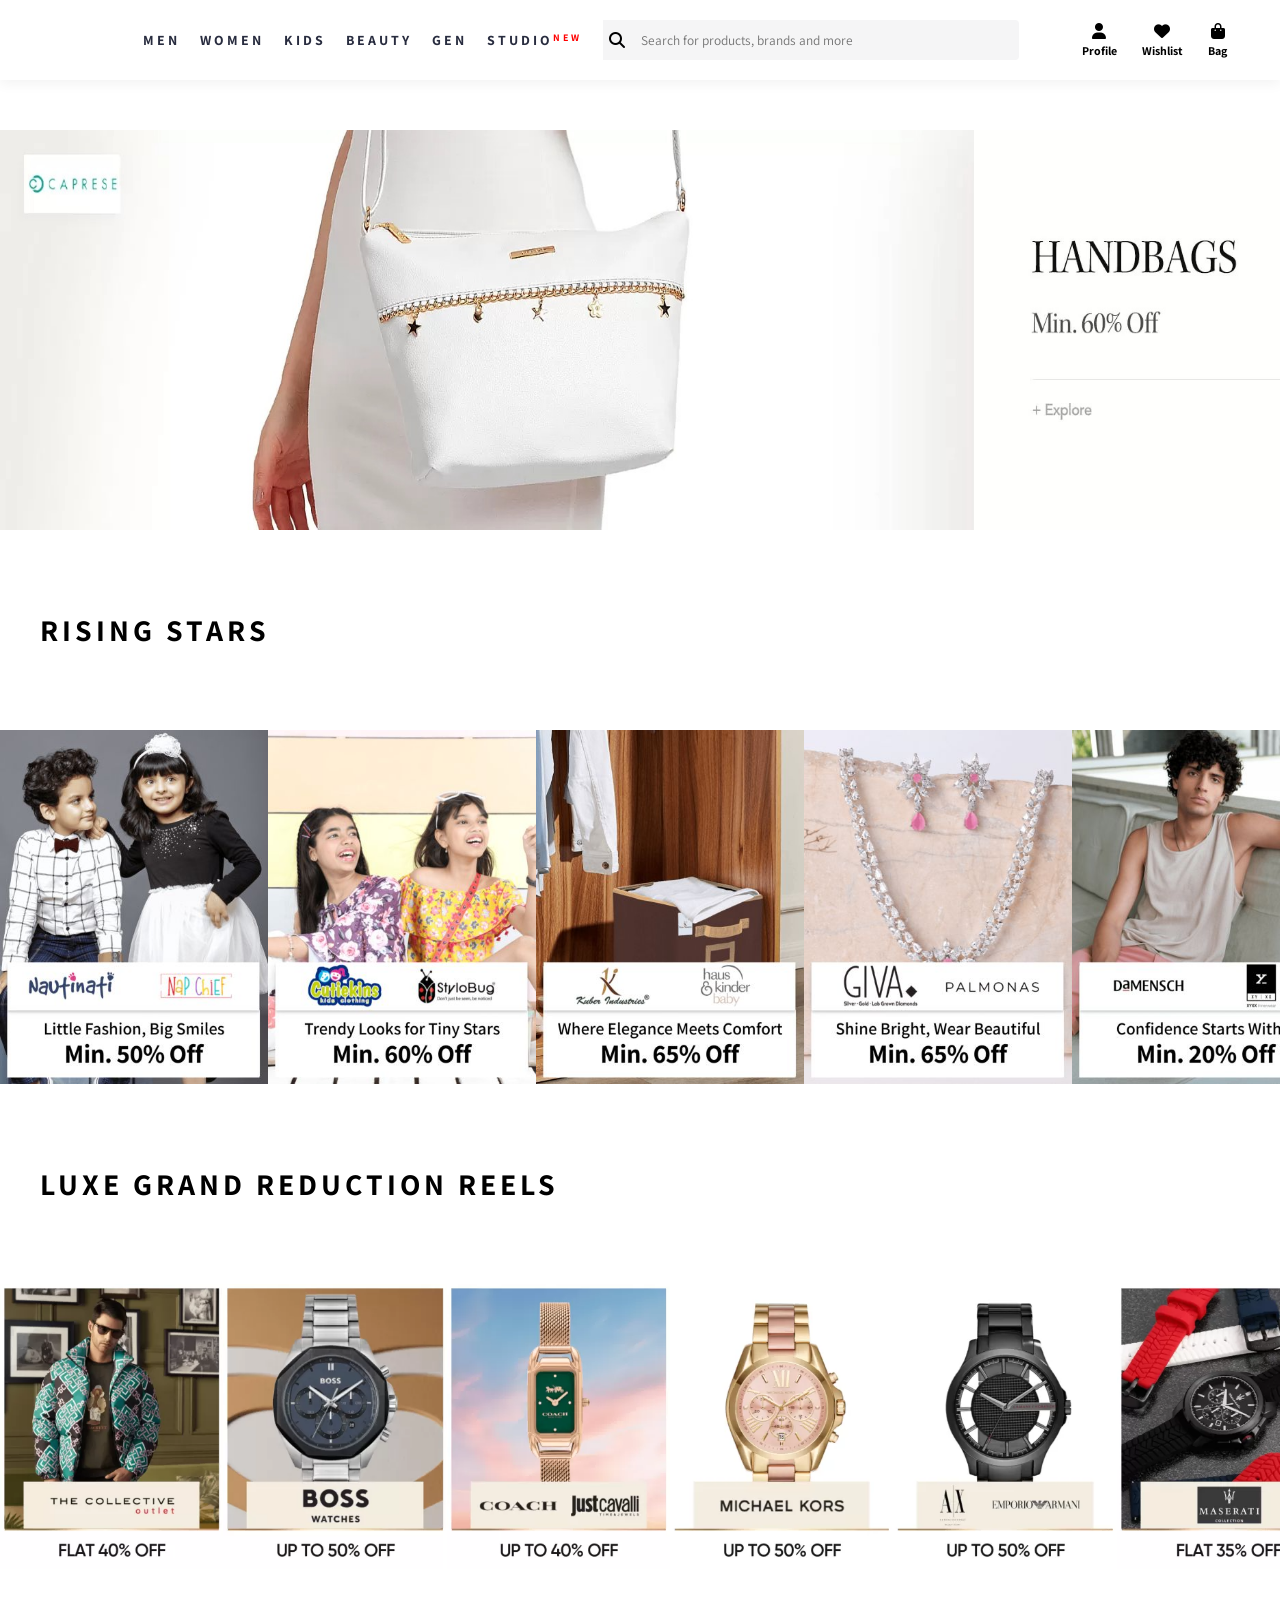
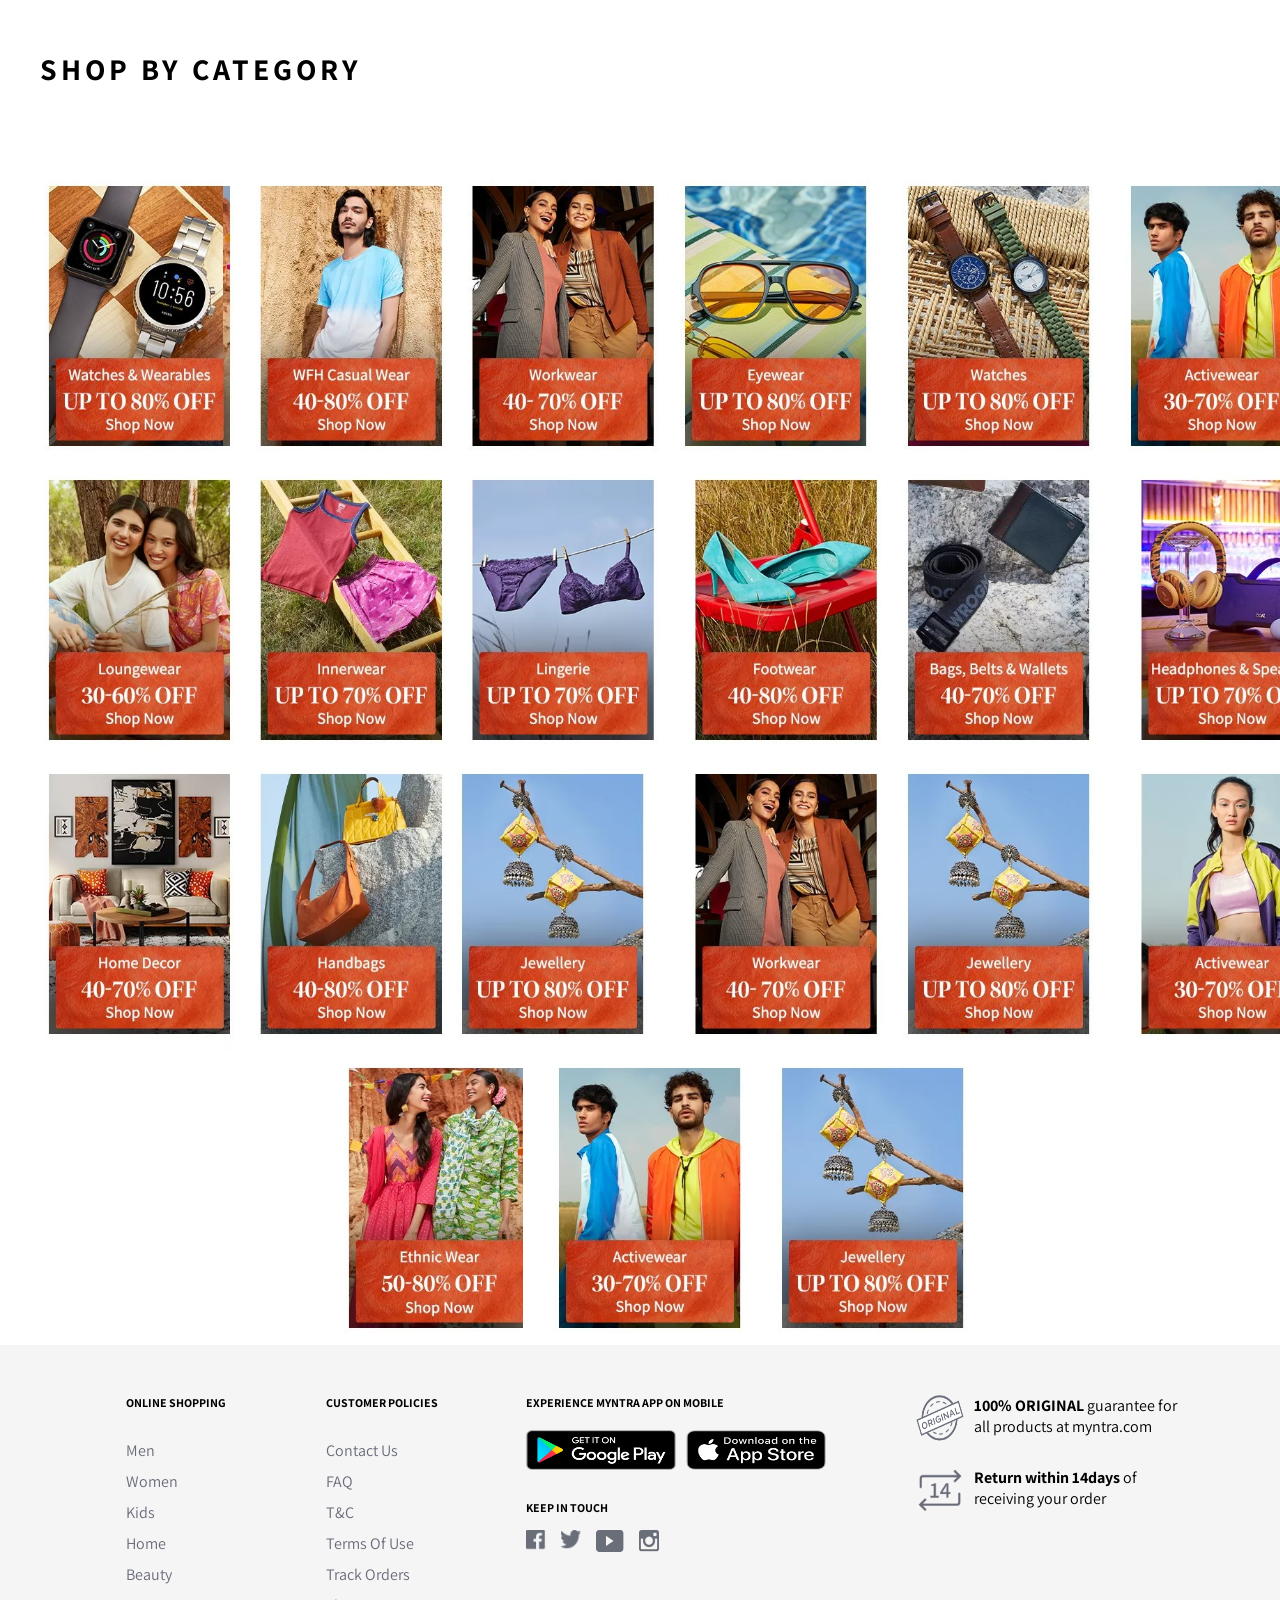
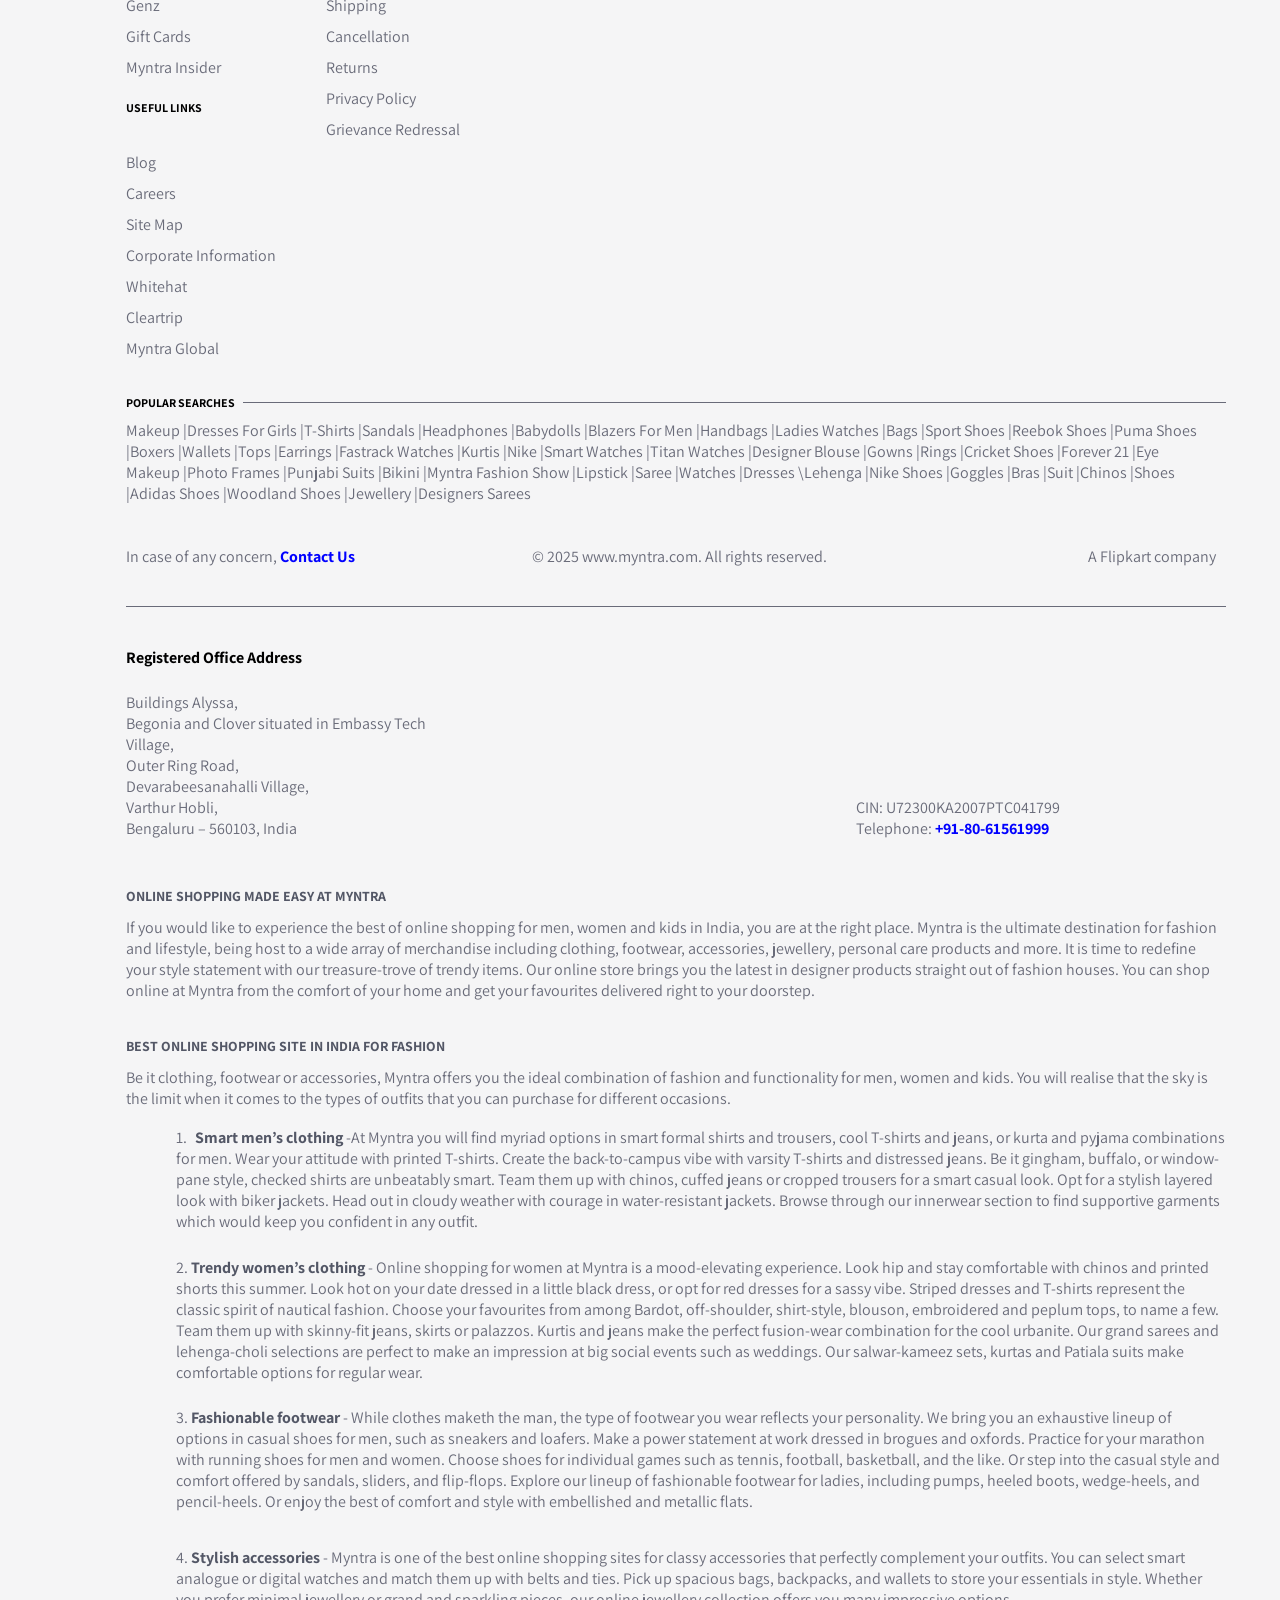
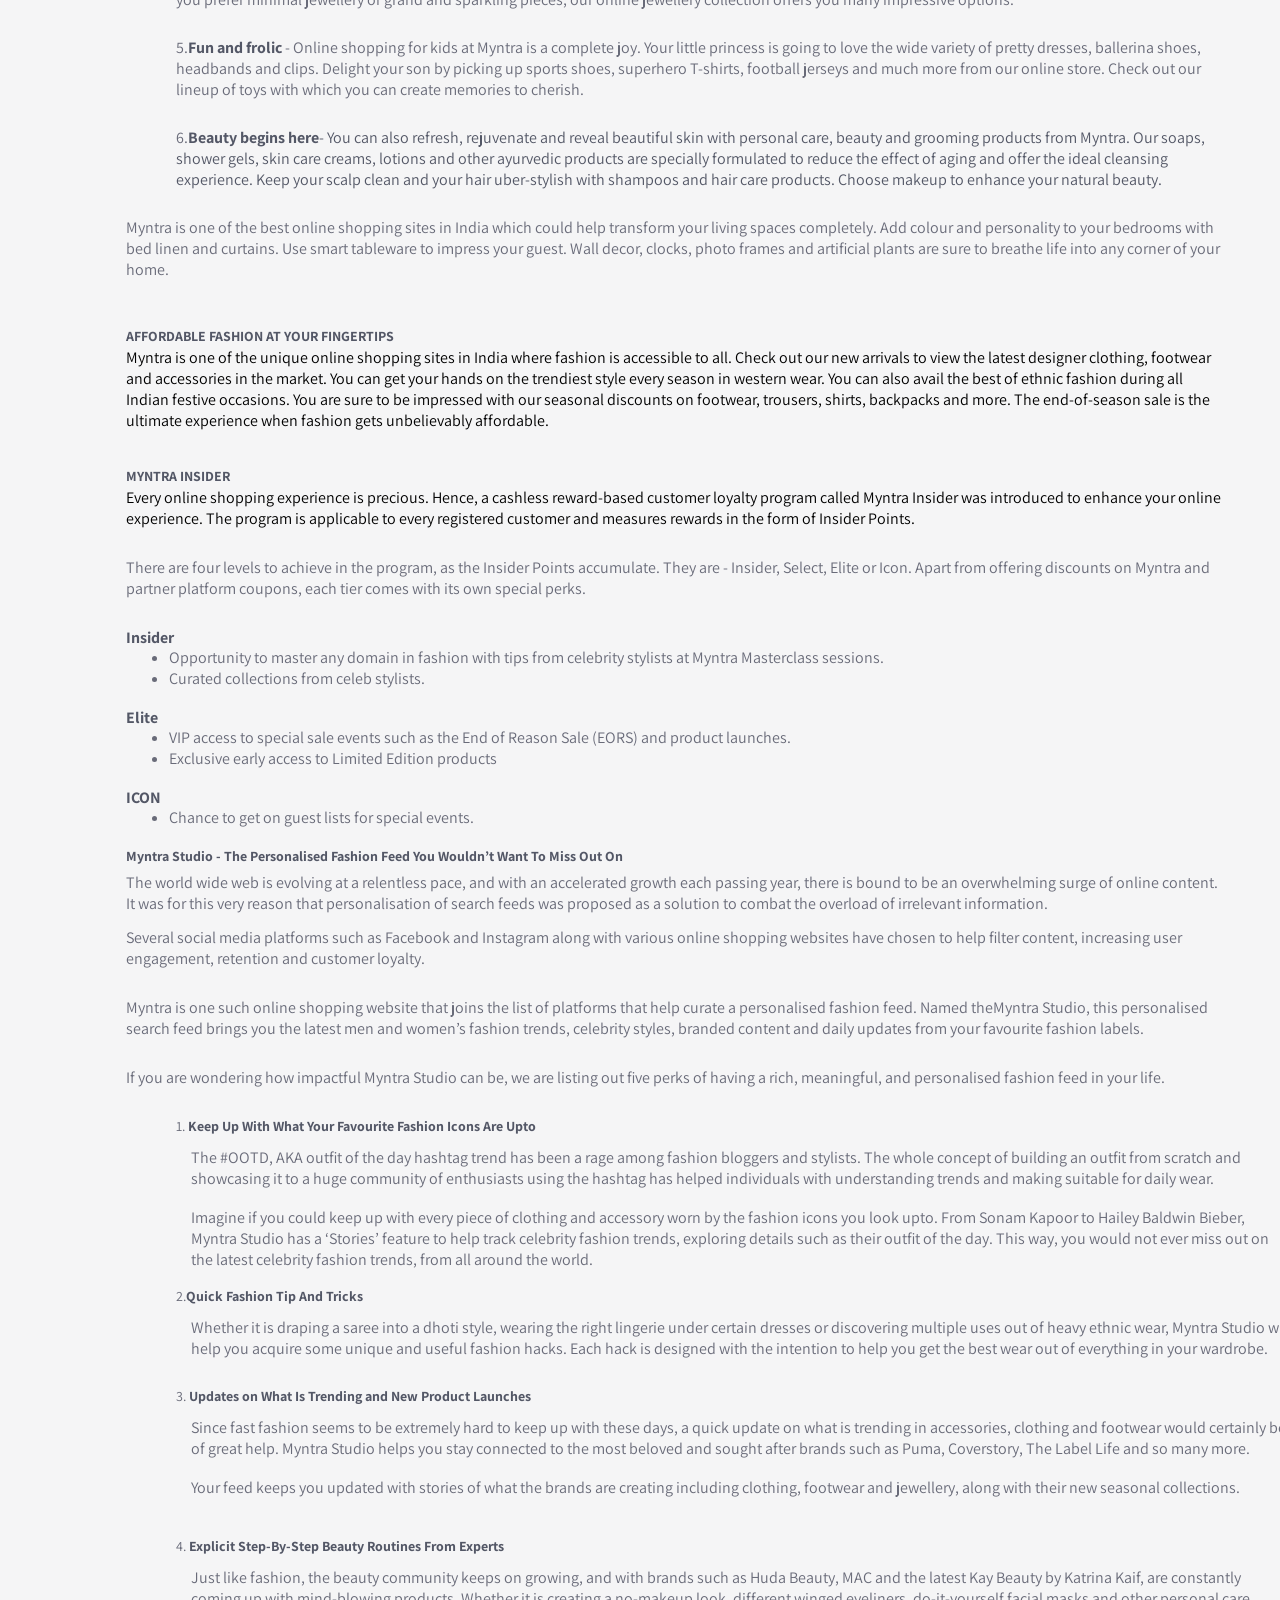
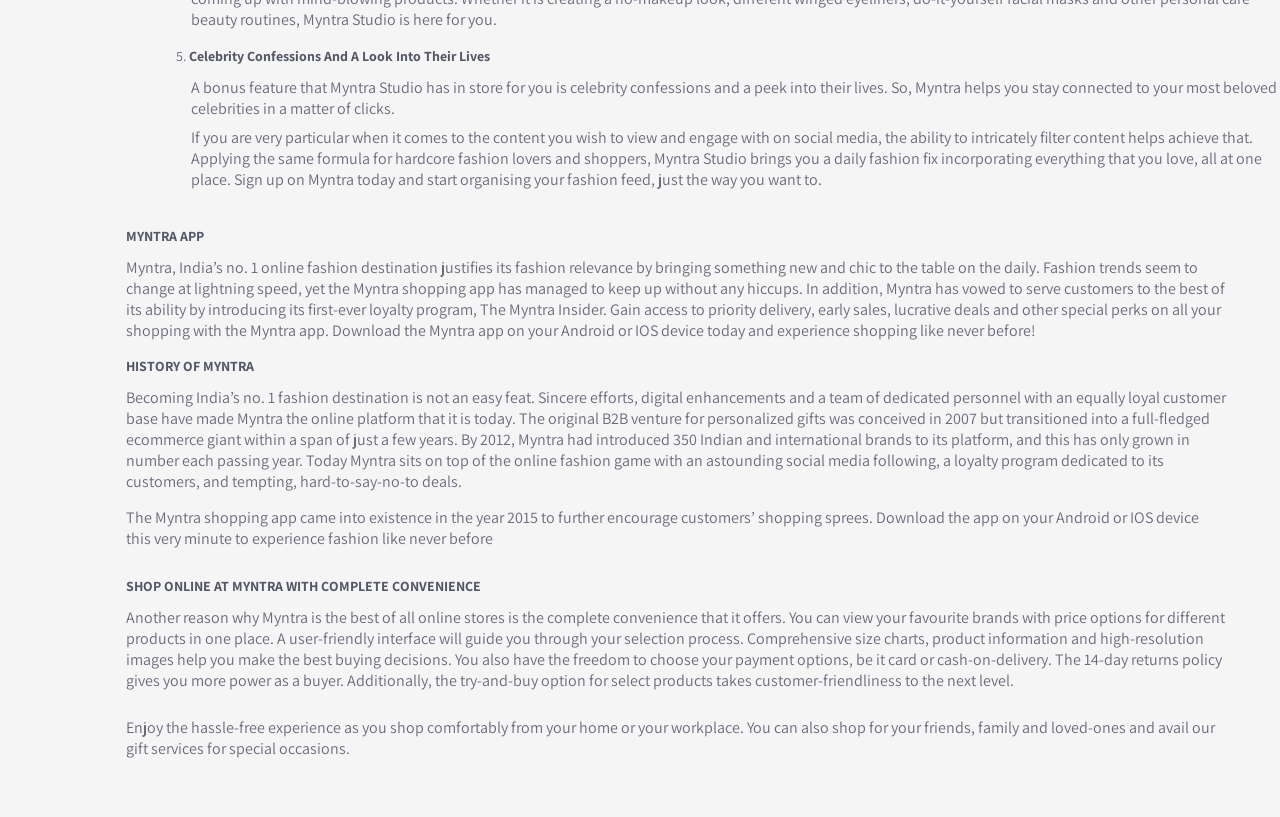
<file: index.html>
<html>
<head>
<title>Document</title>
<link rel="stylesheet" href="css/style.css">
<link rel="stylesheet" href="https://cdnjs.cloudflare.com/ajax/libs/font-awesome/6.7.2/css/all.min.css"  />

</head>
<body>
    <header>
        <div class="container">
            <div class="logo"></div>
            <nav>
                <ul>
                    <li><a href="t-shirt.html">MEN</a></li>
                    <li><a href="">WOMEN</a></li>
                    <li><a href="">KIDS</a></li>
                    <li><a href="">BEAUTY</a></li>
                    <li><a href="">GEN</a></li>
                    <li><a href="">STUDIO <span class="new">NEW</span></a></li>
                </ul>
            </nav>
            <div class="input-section">
                <i class="fa-solid fa-magnifying-glass"></i>
                <input type="text" placeholder="Search for products, brands and more">
            </div>
            <div class="profile-section">
                <div class="inner-card">
                    <i class="fa-solid fa-user"></i>
                    <span>Profile</span>
                </div>
                <div class="inner-card">
                     <i class="fa-solid fa-heart"></i>
                    <span>Wishlist</span>
                </div>
                <div class="inner-card">
                    <i class="fa-solid fa-bag-shopping"></i>
                    <span>Bag</span>
                </div>
            </div>
        </div>
    </header>
    <div class="m-f">
    <div class="top-gap"></div>
        <div class="banner">
            <img src="./images/online shopping/imgi_26_179e278f-77ee-44c2-bf39-9f00b0cd08e01658752429301-Handbags_Desk.jpg" width="100%" height="100%" alt="">
        </div>
        <div class="rising-box">RISING STARS</div>
        <section class="all-images-1">
            <div class="card-1">
                <img src="./images/online shopping/imgi_9_b17e2c3a-6827-4232-b2c7-1c7a3ed0b9ba1743665081294-image_png2131570976 (1).png" width="100%" height="100%" alt="">
            </div>
            <div class="card-1">
                <img src="./images/online shopping/imgi_10_bb80e70c-df47-45e1-a5fa-770846769a7d1743665099089-image_png_852971279 (1).png" width="100%" height="100%" alt="">
            </div>
<div class="card-1">
                <img src="./images/online shopping/imgi_11_f1c6e58a-b514-4081-9c10-096dde097ac91743665116601-image_png_1886899461 (1).png" width="100%" height="100%" alt="">
            </div>
<div class="card-1">
                <img src="./images/online shopping/imgi_12_bc244f6b-ec59-4e0a-affb-84a062bdb5e11743665134126-image_png69923319 (1).png" width="100%" height="100%" alt="">
            </div>
<div class="card-1">
                <img src="./images/online shopping/imgi_13_3b8762c2-8c67-46ff-8a4e-f8d0bf6c38121743665152429-image_png282063139 (1).png" width="100%" height="100%" alt="">
            </div>
        </section>
        <div class="luxe">LUXE GRAND REDUCTION REELS</div>
        <section class="all-image-2">
            <div class="card-2">
                <img src="./images/online shopping/imgi_147_G8tg5Sl2_70a3ffda53da4adbbfbe6cad2b0a418b.png" width="100%" height="100%" alt="">
            </div>
            <div class="card-2">
                <img src="./images/online shopping/imgi_148_vEWFYOye_14f4f7547ecb4c079855f8301128df46.png" width="100%" height="100%" alt="">
            </div><div class="card-2">
                <img src="./images/online shopping/imgi_149_yeoUJy1S_4e79c54bdd174052a9abcfac1d2a8bbd.png" width="100%" height="100%" alt="">
            </div><div class="card-2">
                <img src="./images/online shopping/imgi_150_wFPkZ6H1_c9bb52d0824d4edcb2dbec7fe2f800d0.png" width="100%" height="100%" alt="">
            </div><div class="card-2">
                <img src="./images/online shopping/imgi_151_RYMYFMOO_ab6eb526601841019b9acd933df1bed6.png" width="100%" height="100%" alt="">
            </div>
            <div class="card-2">
                <img src="./images/online shopping/imgi_152_8nY49yv6_2ac65b37e50645728658d8d7a75a5fd1.png" width="100%" height="100%" alt="">
            </div>

        </section>
        <div class="shop">SHOP BY CATEGORY</div>
        <section class="all-image-3">
            <div class="card-3">
                <img src="./images/online shopping/imgi_102_7916724b-be74-4920-b58d-ada0617cdee91690787339392-Shop-By-Category_HP-4_26.jpg" width="100%" height="100%" alt="">
            </div>
            <div class="card-3">
                <img src="./images/online shopping/imgi_197_bfab4827-0ea6-4a5b-8b8d-167d497ae78e1690787339167-Shop-By-Category_HP-4_03.jpg" width="100%" height="100%" alt="">
            </div>
            <div class="card-3">
                <img src="./images/online shopping/imgi_104_76932333-b792-4f54-983c-45aaf70e04ef1690787338936-Shop-By-Category_HP-4_28.jpg" width="100%" height="100%" alt="">
            </div>
            <div class="card-3">
                <img src="./images/online shopping/imgi_105_a351ad62-c1d1-4bb4-9967-d3966f8446521690787338974-Shop-By-Category_HP-4_29.jpg" width="100%" height="100%" alt="">
            </div>
            <div class="card-3">
                <img src="./images/online shopping/imgi_87_dd262b36-3a75-464a-97b5-235984080d851690787338916-Shop-By-Category_HP-4_11.jpg" width="100%" height="100%" alt="">
            </div>
            <div class="card-3">
                <img src="./images/online shopping/imgi_199_a50c2dec-c5bc-46f3-b754-294fb46c61971690787339077-Shop-By-Category_HP-4_05.jpg" width="100%" height="100%" alt="">
            </div>
             <div class="card-3">
                <img src="./images/online shopping/imgi_202_84870fc6-4805-41a4-b9eb-a8d7adb6c0d21690787339128-Shop-By-Category_HP-4_08.jpg" width="100%" height="100%" alt="">
            </div>
             <div class="card-3">
                <img src="./images/online shopping/imgi_203_069d06bc-1b75-43f4-b8d1-1ec46193eb021690787339028-Shop-By-Category_HP-4_09.jpg" width="100%" height="100%" alt="">
            </div>
             <div class="card-3">
                <img src="./images/online shopping/imgi_204_19755254-9c13-40a3-9cab-2bb9714391ab1690787339274-Shop-By-Category_HP-4_10.jpg" width="100%" height="100%" alt="">
            </div>
             <div class="card-3">
                <img src="./images/online shopping/imgi_210_c1c8027f-1a22-4a0b-8be2-848edab298cf1690787339044-Shop-By-Category_HP-4_16.jpg" width="100%" height="100%" alt="">
            </div>
             <div class="card-3">
                <img src="./images/online shopping/imgi_211_278917b5-1658-4c2c-b122-f623b1d909701690787339290-Shop-By-Category_HP-4_17.jpg" width="100%" height="100%" alt="">
            </div>
             <div class="card-3">
                <img src="./images/online shopping/imgi_216_e4fcb9f0-f79a-41b7-b7b2-8828bb6e95e61690787339426-Shop-By-Category_HP-4_22.jpg" width="100%" height="100%" alt="">
            </div>
            <div class="card-3">
                <img  src="./images/online shopping/imgi_214_5d78afb6-38bb-43bd-bc67-1e4f6026b6ae1690787339327-Shop-By-Category_HP-4_20.jpg" width="100%" height="100%" alt="">
            </div>
            <div class="card-3">
                <img src="./images/online shopping/imgi_215_90dcb992-9fb4-4208-8249-aa1a01b2851d1690787339476-Shop-By-Category_HP-4_21.jpg" width="100%" height="100%" alt="">
            </div>
            <div class="card-3">
                <img src="./images/online shopping/imgi_217_66882f76-0bbe-4741-8890-0426695e09131690787339238-Shop-By-Category_HP-4_23.jpg" width="100%" height="100%" alt="">
            </div>
            <div class="card-3">
                <img src="./images/online shopping/imgi_222_76932333-b792-4f54-983c-45aaf70e04ef1690787338936-Shop-By-Category_HP-4_28.jpg" width="100%" height="100%" alt="">
            </div>
            <div class="card-3">
                <img src="./images/online shopping/imgi_99_66882f76-0bbe-4741-8890-0426695e09131690787339238-Shop-By-Category_HP-4_23.jpg" width="100%" height="100%" alt="">
            </div>
            <div class="card-3">
                <img src="./images/online shopping/imgi_198_c61cfcfb-749f-4d8e-a318-0ea8f8705a1c1690787339442-Shop-By-Category_HP-4_04.jpg" width="100%" height="100%" alt="">
            </div>
            <div class="card-3" style="margin-left: 300px;">
                <img src="./images/online shopping/imgi_196_0dedd7c2-6c01-4ab0-a907-8928e56066d41690787339184-Shop-By-Category_HP-4_02.jpg" width="100%" height="100%" alt="">
            </div>
            <div class="card-3" style="margin-left: 20px;">
                <img src="./images/online shopping/imgi_199_a50c2dec-c5bc-46f3-b754-294fb46c61971690787339077-Shop-By-Category_HP-4_05.jpg" width="100%" height="100%" alt="">
            </div>
            <div class="card-3">
                <img src="./images/online shopping/imgi_217_66882f76-0bbe-4741-8890-0426695e09131690787339238-Shop-By-Category_HP-4_23.jpg" width="100%" height="100%" alt="">
            </div>
            
        </section>
        <div class="footer">
            <div class="footer-top">
                <div class="online-shopping">
                    <div class="online-head">ONLINE SHOPPING</div>
                    <div class="online-list">
                        <div class="list">Men</div>
                        <div class="list">Women</div>
                        <div class="list">Kids</div>
                        <div class="list">Home</div>
                        <div class="list">Beauty</div>
                        <div class="list">Genz</div>
                        <div class="list">Gift Cards</div>
                        <div class="list">Myntra Insider</div>
                    </div>
                    <div class="usefull">
                        <div class="usefull-head">USEFUL LINKS</div>
                        <div class="usefull-list">
                            <div class="list">Blog</div>
                            <div class="list">Careers</div>
                            <div class="list">Site Map</div>
                            <div class="list">Corporate Information</div>
                            <div class="list">Whitehat</div>
                            <div class="list">Cleartrip</div>
                            <div class="list">Myntra Global</div>
                        </div>
                    </div>
                </div>
                <div class="customer">
                    <div class="customer-head">CUSTOMER POLICIES</div>
                    <div class="customer-list">
                        <div class="c-list">Contact Us</div>
                        <div class="c-list">FAQ</div>
                        <div class="c-list">T&C</div>
                        <div class="c-list">Terms Of Use</div>
                        <div class="c-list">Track Orders</div>
                        <div class="c-list">Shipping</div>
                        <div class="c-list">Cancellation</div>
                        <div class="c-list">Returns</div>
                        <div class="c-list">Privacy Policy</div>
                        <div class="c-list">Grievance Redressal</div>
                    </div>
                </div>
                <div class="experience">
                    <div class="e-header">EXPERIENCE MYNTRA APP ON MOBILE</div>
                    <div class="icon">
                        <div class="google-play">
                            <a href="https://play.google.com/store/apps/details?id=com.myntra.android">
                                <img src="./images/online shopping/imgi_113_80cc455a-92d2-4b5c-a038-7da0d92af33f1539674178924-google_play.png" width="100%" height="100%" alt="">
                            </a>
                        </div>
                        <div class="app-store">
                            <a href="">
                                <img src="./images/online shopping/imgi_114_bc5e11ad-0250-420a-ac71-115a57ca35d51539674178941-apple_store.png" width="100%" height="100%" alt="">
                            </a>
                        </div>
                    </div>
                   <div class="keep">KEEP IN TOUCH</div>
                   <div class="keep-icon">
                    <div class="facebook">
                        <a href="https://www.facebook.com/myntra">
                            <img src="./images/online shopping/imgi_115_d2bec182-bef5-4fab-ade0-034d21ec82e31574604275433-fb.png" width="100%" height="100%" alt="">
                        </a>
                    </div>
                    <div class="twitter">
                        <a href="https://twitter.com/myntra">
                            <img src="./images/online shopping/imgi_116_f10bc513-c5a4-490c-9a9c-eb7a3cc8252b1574604275383-twitter.png" width="100%" height="100%" alt="">
                        </a>
                    </div>
                    <div class="youtube">
                        <a href="">
                            <img src="./images/online shopping/imgi_117_a7e3c86e-566a-44a6-a733-179389dd87111574604275355-yt.png" width="100%" height="100%" alt="">
                        </a>
                    </div>
                    <div class="instagram">
                        <a href="">
                            <img src="./images/online shopping/imgi_118_b4fcca19-5fc1-4199-93ca-4cae3210ef7f1574604275408-insta.png" width="100%" height="100%" alt="">
                        </a>
                    </div>
                   </div>
                </div>
                <div class="original-return">
                    <div class="original">
                        <div class="original-image">
                            <img src="./images/online shopping/imgi_119_6c3306ca-1efa-4a27-8769-3b69d16948741574602902452-original.png" width="48px" height="50px" alt="">
                        </div>
                         <div class="original-text"> <strong>100% ORIGINAL</strong> guarantee for all products at myntra.com</div>
                    </div>
                    <div class="return">
                        <div class="return-image">
                            <img src="./images/online shopping/imgi_120_becb1b16-86cc-4e78-bdc7-7801c17947831684737106127-Return-Window-image.png" width="48px" height="49px" alt="">
                        </div>
                        <div class="return-text"><strong>Return within 14days</strong> of receiving your order</div>
                    </div>
                </div>
            </div>
            <div class="popular-search">
                <div class="popular-head">
                    <div class="popular-box">POPULAR SEARCHES</div>
                    <div class="popular-box2"></div>
                </div>
                <div class="popular-text">Makeup |Dresses For Girls |T-Shirts |Sandals |Headphones |Babydolls |Blazers For Men |Handbags |Ladies Watches |Bags |Sport Shoes |Reebok Shoes |Puma Shoes |Boxers |Wallets |Tops |Earrings |Fastrack Watches |Kurtis |Nike |Smart Watches |Titan Watches |Designer Blouse |Gowns |Rings |Cricket Shoes |Forever 21 |Eye Makeup |Photo Frames |Punjabi Suits |Bikini |Myntra Fashion Show |Lipstick |Saree |Watches |Dresses \Lehenga |Nike Shoes |Goggles |Bras |Suit |Chinos |Shoes |Adidas Shoes |Woodland Shoes |Jewellery |Designers Sarees</div>
            </div>
            <div class="contact">
                <div class="contact-text-box1">In case of any concern,
                    <span style="color: blue; font-weight: 700;">Contact Us</span>
                </div>
                <div class="c-box2">© 2025 www.myntra.com. All rights reserved.</div>
                <div class="c-box3">A Flipkart company</div>
            </div>
            <div class="border1"></div>
            <div class="resister">
                <div class="r-box1">
                    <div class="r-top">
                        <div class="r-top-text"> <strong>Registered Office Address</strong></div>
                    </div>
                    <div class="r-foot">
                        <div class="r-foot-text">Buildings Alyssa, <br>
                        Begonia and Clover situated in Embassy Tech Village, <br>
                        Outer Ring Road, <br>
                        Devarabeesanahalli Village, <br>
                        Varthur Hobli, <br>
                        Bengaluru – 560103, India</div>
                    </div>
                </div>
                <div class="r-box2">
                    <div class="r-box2-head">
                        <div class="r-box2-text" style="color:  #696b79;">CIN: U72300KA2007PTC041799 <br> Telephone: <span style="color: blue; font-weight: bolder;"> +91-80-61561999</span> </div>
                    </div>
                </div>
            </div>
            <div class="border2"></div>
            <div class="footer-p">
                <div class="p1">
                    <div class="h1" style="color: #535766;"><strong>ONLINE SHOPPING MADE EASY AT MYNTRA</strong></div>
                    <div class="p1-text">If you would like to experience the best of online shopping for men, women and kids in India, you are at the right place. Myntra is the ultimate destination for fashion and lifestyle, being host to a wide array of merchandise including clothing, footwear, accessories, jewellery, personal care products and more. It is time to redefine your style statement with our treasure-trove of trendy items. Our online store brings you the latest in designer products straight out of fashion houses. You can shop online at Myntra from the comfort of your home and get your favourites delivered right to your doorstep.</div>
                </div>
                <div class="p2">
                    <div class="h2" style="color: #535766;"><strong>BEST ONLINE SHOPPING SITE IN INDIA FOR FASHION</strong></div>
                    <div class="p2-text">Be it clothing, footwear or accessories, Myntra offers you the ideal combination of fashion and functionality for men, women and kids. You will realise that the sky is the limit when it comes to the types of outfits that you can purchase for different occasions.</div>
                </div>
                <div class="p3">
                    <div class="h3" style="color: #535766;"> <span style="color: #696b79;">1.</span><strong style="margin-left: 8px;">Smart men’s clothing</strong> <span style="color: #696b79;">-At Myntra you will find myriad options in smart formal shirts and trousers, cool T-shirts and jeans, or kurta and pyjama combinations for men. Wear your attitude with printed T-shirts. Create the back-to-campus vibe with varsity T-shirts and distressed jeans. Be it gingham, buffalo, or window-pane style, checked shirts are unbeatably smart. Team them up with chinos, cuffed jeans or cropped trousers for a smart casual look. Opt for a stylish layered look with biker jackets. Head out in cloudy weather with courage in water-resistant jackets. Browse through our innerwear section to find supportive garments which would keep you confident in any outfit.</span> </div>
                </div>
                <div class="p4">
                    <div class="h4" style="color: #535766;"><span style="color: #696b79;">2.</span> <strong>Trendy women’s clothing </strong> <span style="color: #696b79;">- Online shopping for women at Myntra is a mood-elevating experience. Look hip and stay comfortable with chinos and printed shorts this summer. Look hot on your date dressed in a little black dress, or opt for red dresses for a sassy vibe. Striped dresses and T-shirts represent the classic spirit of nautical fashion. Choose your favourites from among Bardot, off-shoulder, shirt-style, blouson, embroidered and peplum tops, to name a few. Team them up with skinny-fit jeans, skirts or palazzos. Kurtis and jeans make the perfect fusion-wear combination for the cool urbanite. Our grand sarees and lehenga-choli selections are perfect to make an impression at big social events such as weddings. Our salwar-kameez sets, kurtas and Patiala suits make comfortable options for regular wear.</span></div>
                </div>
                <div class="p5">
                    <div class="h5" style="color: #535766;"><span style="color: #696b79;">3.</span> <strong>Fashionable footwear</strong> <span style="color: #696b79;"> - While clothes maketh the man, the type of footwear you wear reflects your personality. We bring you an exhaustive lineup of options in casual shoes for men, such as sneakers and loafers. Make a power statement at work dressed in brogues and oxfords. Practice for your marathon with running shoes for men and women. Choose shoes for individual games such as tennis, football, basketball, and the like. Or step into the casual style and comfort offered by sandals, sliders, and flip-flops. Explore our lineup of fashionable footwear for ladies, including pumps, heeled boots, wedge-heels, and pencil-heels. Or enjoy the best of comfort and style with embellished and metallic flats.</span></div>
                </div>
                <div class="p6">
                    <div class="h6" style="color: #535766;"><span style="color: #696b79;">4.</span> <strong>Stylish accessories</strong> <span style="color: #696b79;"> - Myntra is one of the best online shopping sites for classy accessories that perfectly complement your outfits. You can select smart analogue or digital watches and match them up with belts and ties. Pick up spacious bags, backpacks, and wallets to store your essentials in style. Whether you prefer minimal jewellery or grand and sparkling pieces, our online jewellery collection offers you many impressive options.</span></div>
                </div>
                <div class="p7">
                    <div class="h7" style="color: #535766;"><span style="color: #696b79;">5.</span><strong>Fun and frolic </strong> <span style="color: #696b79;"> - Online shopping for kids at Myntra is a complete joy. Your little princess is going to love the wide variety of pretty dresses, ballerina shoes, headbands and clips. Delight your son by picking up sports shoes, superhero T-shirts, football jerseys and much more from our online store. Check out our lineup of toys with which you can create memories to cherish.</span></div>
                </div>
                <div class="p8">
                    <div class="h8" style="color: #535766;"><span style="color: #696b79;">6.</span><strong>Beauty begins here</strong><span style="color: #696b79;"></span>- You can also refresh, rejuvenate and reveal beautiful skin with personal care, beauty and grooming products from Myntra. Our soaps, shower gels, skin care creams, lotions and other ayurvedic products are specially formulated to reduce the effect of aging and offer the ideal cleansing experience. Keep your scalp clean and your hair uber-stylish with shampoos and hair care products. Choose makeup to enhance your natural beauty.</div>
                </div>
                <div class="p9">
                    <div class="h9">Myntra is one of the best online shopping sites in India which could help transform your living spaces completely. Add colour and personality to your bedrooms with bed linen and curtains. Use smart tableware to impress your guest. Wall decor, clocks, photo frames and artificial plants are sure to breathe life into any corner of your home.</div>
                </div>
                <div class="p10">
                    <div class="h10" style="color: #535766;"><strong>AFFORDABLE FASHION AT YOUR FINGERTIPS</strong></div>
                    <div class="h10-text">Myntra is one of the unique online shopping sites in India where fashion is accessible to all. Check out our new arrivals to view the latest designer clothing, footwear and accessories in the market. You can get your hands on the trendiest style every season in western wear. You can also avail the best of ethnic fashion during all Indian festive occasions. You are sure to be impressed with our seasonal discounts on footwear, trousers, shirts, backpacks and more. The end-of-season sale is the ultimate experience when fashion gets unbelievably affordable.</div>
                </div>
                <div class="p11">
                    <div class="h11" style="color: #535766;"><strong>MYNTRA INSIDER</strong></div>
                    <div class="h11-text">Every online shopping experience is precious. Hence, a cashless reward-based customer loyalty program called Myntra Insider was introduced to enhance your online experience. The program is applicable to every registered customer and measures rewards in the form of Insider Points.</div>
                </div>
                <div class="p12">
                    <div class="p12-text">There are four levels to achieve in the program, as the Insider Points accumulate. They are - Insider, Select, Elite or Icon. Apart from offering discounts on Myntra and partner platform coupons, each tier comes with its own special perks.</div>
                </div>
                <div class="p13">
                    <div class="h13" style="color: #535766;"><strong>Insider</strong></div>
                    <ul>
                        <li style="list-style-type: disc; margin-left: 43px; color: #696b79;"><span style="color: #696b79;">Opportunity to master any domain in fashion with tips from celebrity stylists at Myntra Masterclass sessions.</span></li>
                        <li style="list-style-type: disc; margin-left: 43px; color: #696b79;"><span style="color: #696b79;">Curated collections from celeb stylists.</span></li>
                    </ul>
                </div>
                <div class="p14">
                    <div class="h14" style="color: #535766;"><strong>Elite</strong></div>
                    <ul>
                        <li style="list-style-type: disc; margin-left: 43px; color: #696b79;"><span style="color: #696b79;">VIP access to special sale events such as the End of Reason Sale (EORS) and product launches.</span></li>
                        <li style="list-style-type: disc; margin-left: 43px; color: #696b79;"><span style="color: #696b79;">Exclusive early access to Limited Edition products</span></li>
                    </ul>
                </div>
                <div class="p15">
                    <div class="h15" style="color: #535766;"><strong>ICON</strong></div>
                    <ul>
                        <li style="list-style-type: disc; margin-left: 43px; color: #696b79;"><span style="color: #696b79;">Chance to get on guest lists for special events.</span></li>
                    </ul>
                </div>
                <div class="p16">
                    <div class="h16" style="color: #535766;"><strong>Myntra Studio - The Personalised Fashion Feed You Wouldn’t Want To Miss Out On</strong></div>
                    <div class="p16-text" style="color: #696b79;">The world wide web is evolving at a relentless pace, and with an accelerated growth each passing year, there is bound to be an overwhelming surge of online content. It was for this very reason that personalisation of search feeds was proposed as a solution to combat the overload of irrelevant information.</div>
                </div>
                <div class="p17">
                    <div class="h17" style="color: #696b79;">Several social media platforms such as Facebook and Instagram along with various online shopping websites have chosen to help filter content, increasing user engagement, retention and customer loyalty.</div>
                </div>
                <div class="p18">
                    <div class="h18" style="color: #696b79;">Myntra is one such online shopping website that joins the list of platforms that help curate a personalised fashion feed. Named theMyntra Studio, this personalised search feed brings you the latest men and women’s fashion trends, celebrity styles, branded content and daily updates from your favourite fashion labels.</div>
                </div>
                <div class="p19">
                    <div class="h19" style="color: #696b79;">If you are wondering how impactful Myntra Studio can be, we are listing out five perks of having a rich, meaningful, and personalised fashion feed in your life.</div>
                </div>
                <div class="p20">
                    <div class="h20"> <span style="color: #696b79;">1.</span> <strong style="color: #535766;">Keep Up With What Your Favourite Fashion Icons Are Upto</strong></div>
                    <div class="p20-text" style="color: #696b79;">The #OOTD, AKA outfit of the day hashtag trend has been a rage among fashion bloggers and stylists. The whole concept of building an outfit from scratch and showcasing it to a huge community of enthusiasts using the hashtag has helped individuals with understanding trends and making suitable for daily wear.</div>
                </div>
                <div class="p21">
                    <div class="h21" style="color: #696b79;">Imagine if you could keep up with every piece of clothing and accessory worn by the fashion icons you look upto. From Sonam Kapoor to Hailey Baldwin Bieber, Myntra Studio has a ‘Stories’ feature to help track celebrity fashion trends, exploring details such as their outfit of the day. This way, you would not ever miss out on the latest celebrity fashion trends, from all around the world.</div>
                </div>
                <div class="p22">
                    <div class="h22"><span style="color: #696b79;">2.</span><strong style="color: #535766;">Quick Fashion Tip And Tricks</strong></div>
                    <div class="p22-text" style="color: #696b79;">Whether it is draping a saree into a dhoti style, wearing the right lingerie under certain dresses or discovering multiple uses out of heavy ethnic wear, Myntra Studio will help you acquire some unique and useful fashion hacks. Each hack is designed with the intention to help you get the best wear out of everything in your wardrobe.</div>
                </div>
                <div class="p23">
                    <div class="h23"><span style="color: #696b79;">3.</span> <strong style="color: #535766;">Updates on What Is Trending and New Product Launches</strong></div>
                    <div class="p23-text" style="color: #696b79;">Since fast fashion seems to be extremely hard to keep up with these days, a quick update on what is trending in accessories, clothing and footwear would certainly be of great help. Myntra Studio helps you stay connected to the most beloved and sought after brands such as Puma, Coverstory, The Label Life and so many more.</div>
                </div>
                <div class="p24">
                    <div class="h24" style="color: #696b79;">Your feed keeps you updated with stories of what the brands are creating including clothing, footwear and jewellery, along with their new seasonal collections.</div>
                </div>
                <div class="p25">
                    <div class="h25"><span style="color: #696b79;">4.</span> <strong style="color: #535766;">Explicit Step-By-Step Beauty Routines From Experts</strong></div>
                    <div class="p25-text" style="color: #696b79;">Just like fashion, the beauty community keeps on growing, and with brands such as Huda Beauty, MAC and the latest Kay Beauty by Katrina Kaif, are constantly coming up with mind-blowing products. Whether it is creating a no-makeup look, different winged eyeliners, do-it-yourself facial masks and other personal care beauty routines, Myntra Studio is here for you.</div>
                </div>
                <div class="p26">
                    <div class="h26"><span style="color: #696b79;">5.</span> <strong style="color: #535766;">Celebrity Confessions And A Look Into Their Lives</strong></div>
                    <div class="p26-text" style="color: #696b79;">A bonus feature that Myntra Studio has in store for you is celebrity confessions and a peek into their lives. So, Myntra helps you stay connected to your most beloved celebrities in a matter of clicks.</div>
                </div>
                <div class="p27">
                    <div class="h27" style="color: #696b79;">If you are very particular when it comes to the content you wish to view and engage with on social media, the ability to intricately filter content helps achieve that. Applying the same formula for hardcore fashion lovers and shoppers, Myntra Studio brings you a daily fashion fix incorporating everything that you love, all at one place. Sign up on Myntra today and start organising your fashion feed, just the way you want to.</div>
                </div>
                <div class="p28">
                    <div class="h28"><strong style="color: #535766;">MYNTRA APP</strong></div>
                    <div class="p28-text" style="color: #696b79;">Myntra, India’s no. 1 online fashion destination justifies its fashion relevance by bringing something new and chic to the table on the daily. Fashion trends seem to change at lightning speed, yet the Myntra shopping app has managed to keep up without any hiccups. In addition, Myntra has vowed to serve customers to the best of its ability by introducing its first-ever loyalty program, The Myntra Insider. Gain access to priority delivery, early sales, lucrative deals and other special perks on all your shopping with the Myntra app. Download the Myntra app on your Android or IOS device today and experience shopping like never before!</div>
                </div>
                <div class="p29">
                    <div class="h29"><strong style="color: #535766;">HISTORY OF MYNTRA</strong></div>
                    <div class="p29-text" style="color: #696b79;">Becoming India’s no. 1 fashion destination is not an easy feat. Sincere efforts, digital enhancements and a team of dedicated personnel with an equally loyal customer base have made Myntra the online platform that it is today. The original B2B venture for personalized gifts was conceived in 2007 but transitioned into a full-fledged ecommerce giant within a span of just a few years. By 2012, Myntra had introduced 350 Indian and international brands to its platform, and this has only grown in number each passing year. Today Myntra sits on top of the online fashion game with an astounding social media following, a loyalty program dedicated to its customers, and tempting, hard-to-say-no-to deals.</div>
                </div>
                <div class="p30">
                    <div class="h30" style="color: #696b79;">The Myntra shopping app came into existence in the year 2015 to further encourage customers’ shopping sprees. Download the app on your Android or IOS device this very minute to experience fashion like never before</div>
                </div>
                <div class="p31">
                    <div class="h31" style="color: #535766;"><strong>SHOP ONLINE AT MYNTRA WITH COMPLETE CONVENIENCE</strong></div>
                    <div class="p31-text" style="color: #696b79;">Another reason why Myntra is the best of all online stores is the complete convenience that it offers. You can view your favourite brands with price options for different products in one place. A user-friendly interface will guide you through your selection process. Comprehensive size charts, product information and high-resolution images help you make the best buying decisions. You also have the freedom to choose your payment options, be it card or cash-on-delivery. The 14-day returns policy gives you more power as a buyer. Additionally, the try-and-buy option for select products takes customer-friendliness to the next level.</div>
                </div>
                <div class="p32">
                    <div class="h32" style="color: #696b79;">Enjoy the hassle-free experience as you shop comfortably from your home or your workplace. You can also shop for your friends, family and loved-ones and avail our gift services for special occasions.</div>
                </div>
            </div>
        </div>
        </div>
    
    
</body>
</html>
</file>
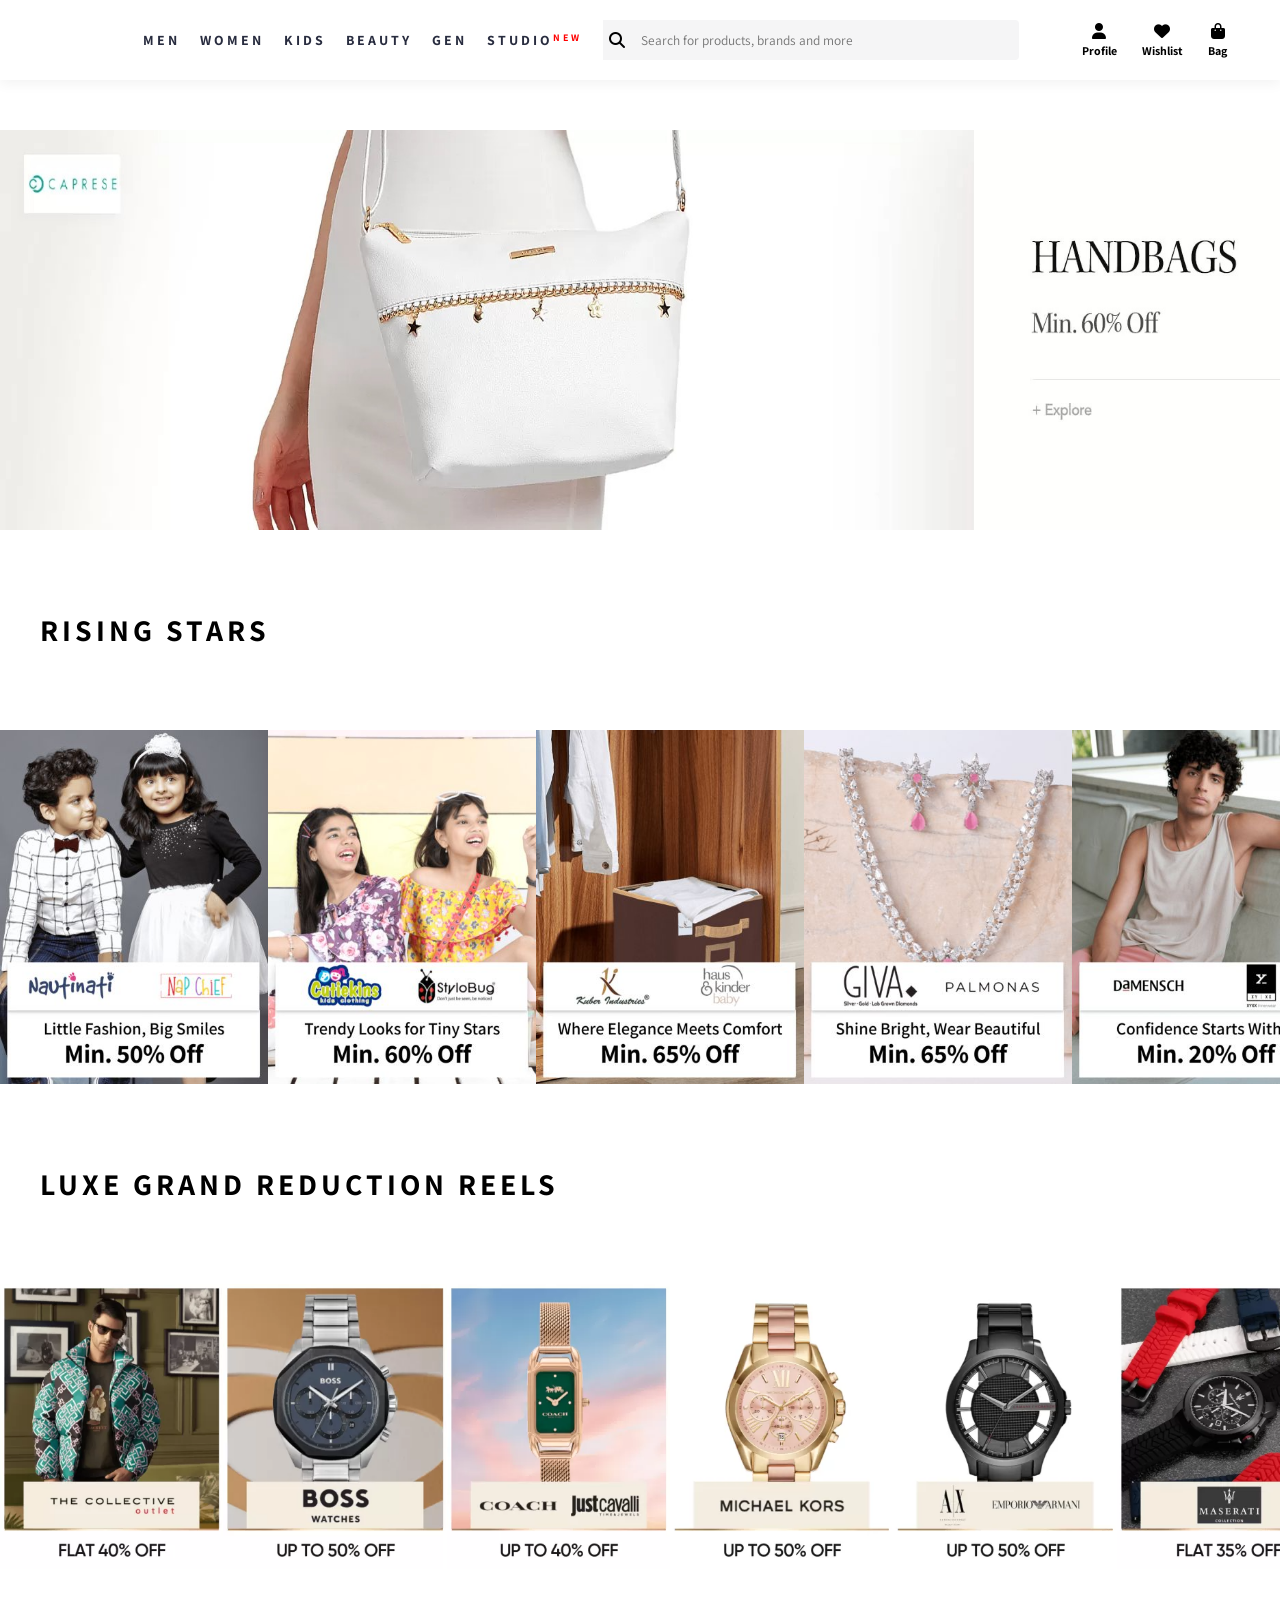
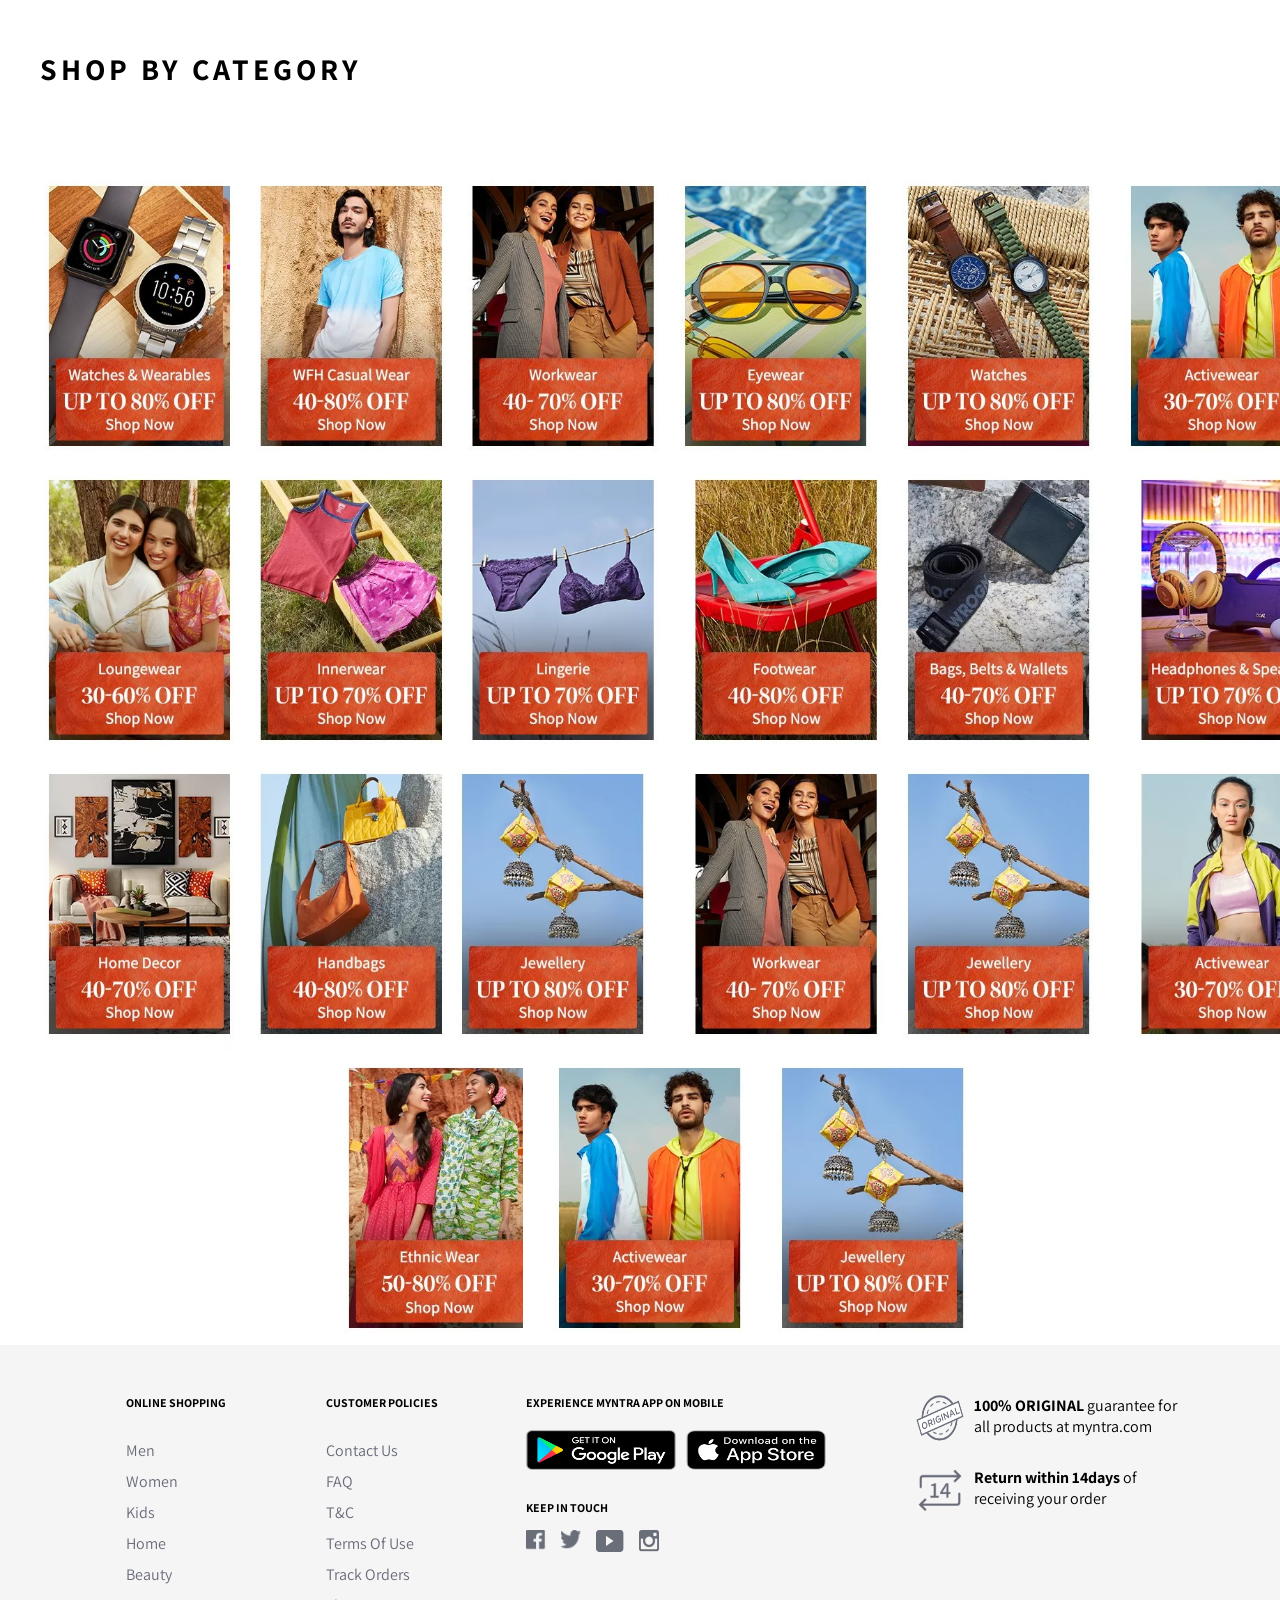
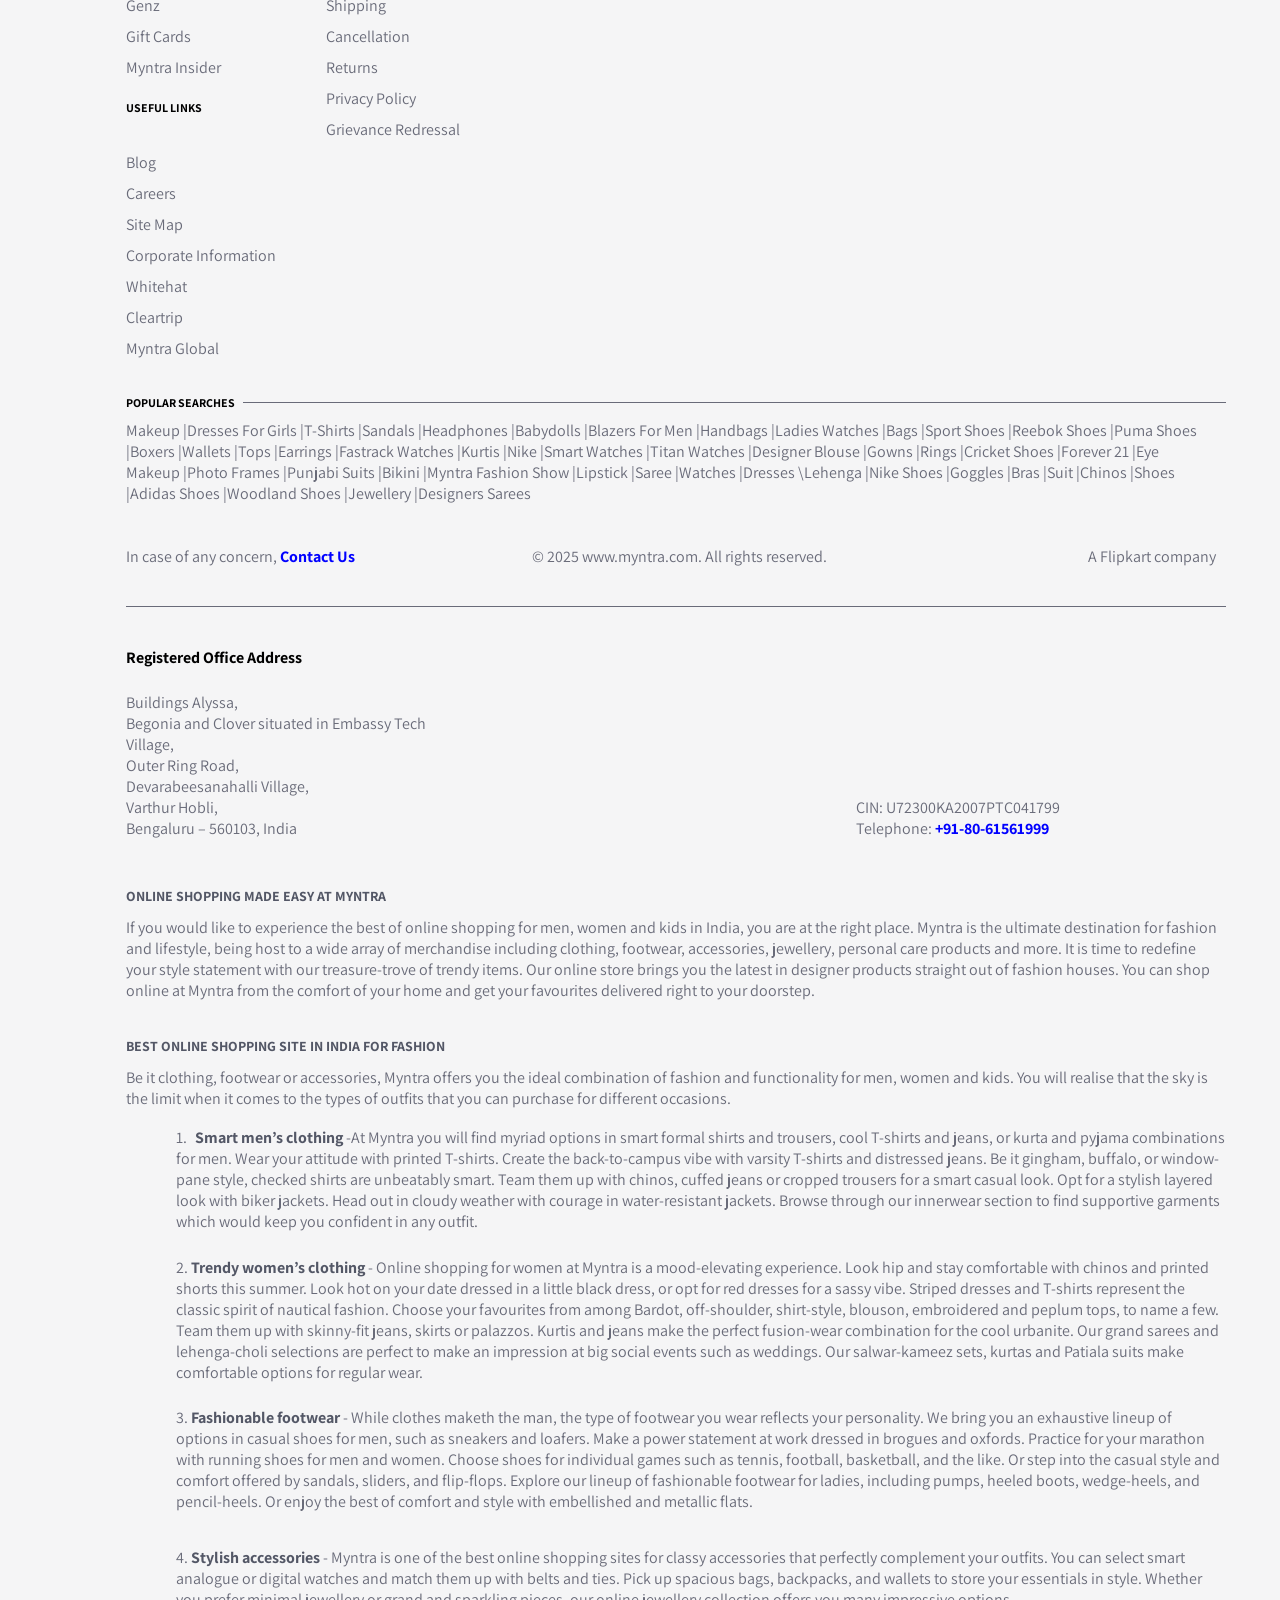
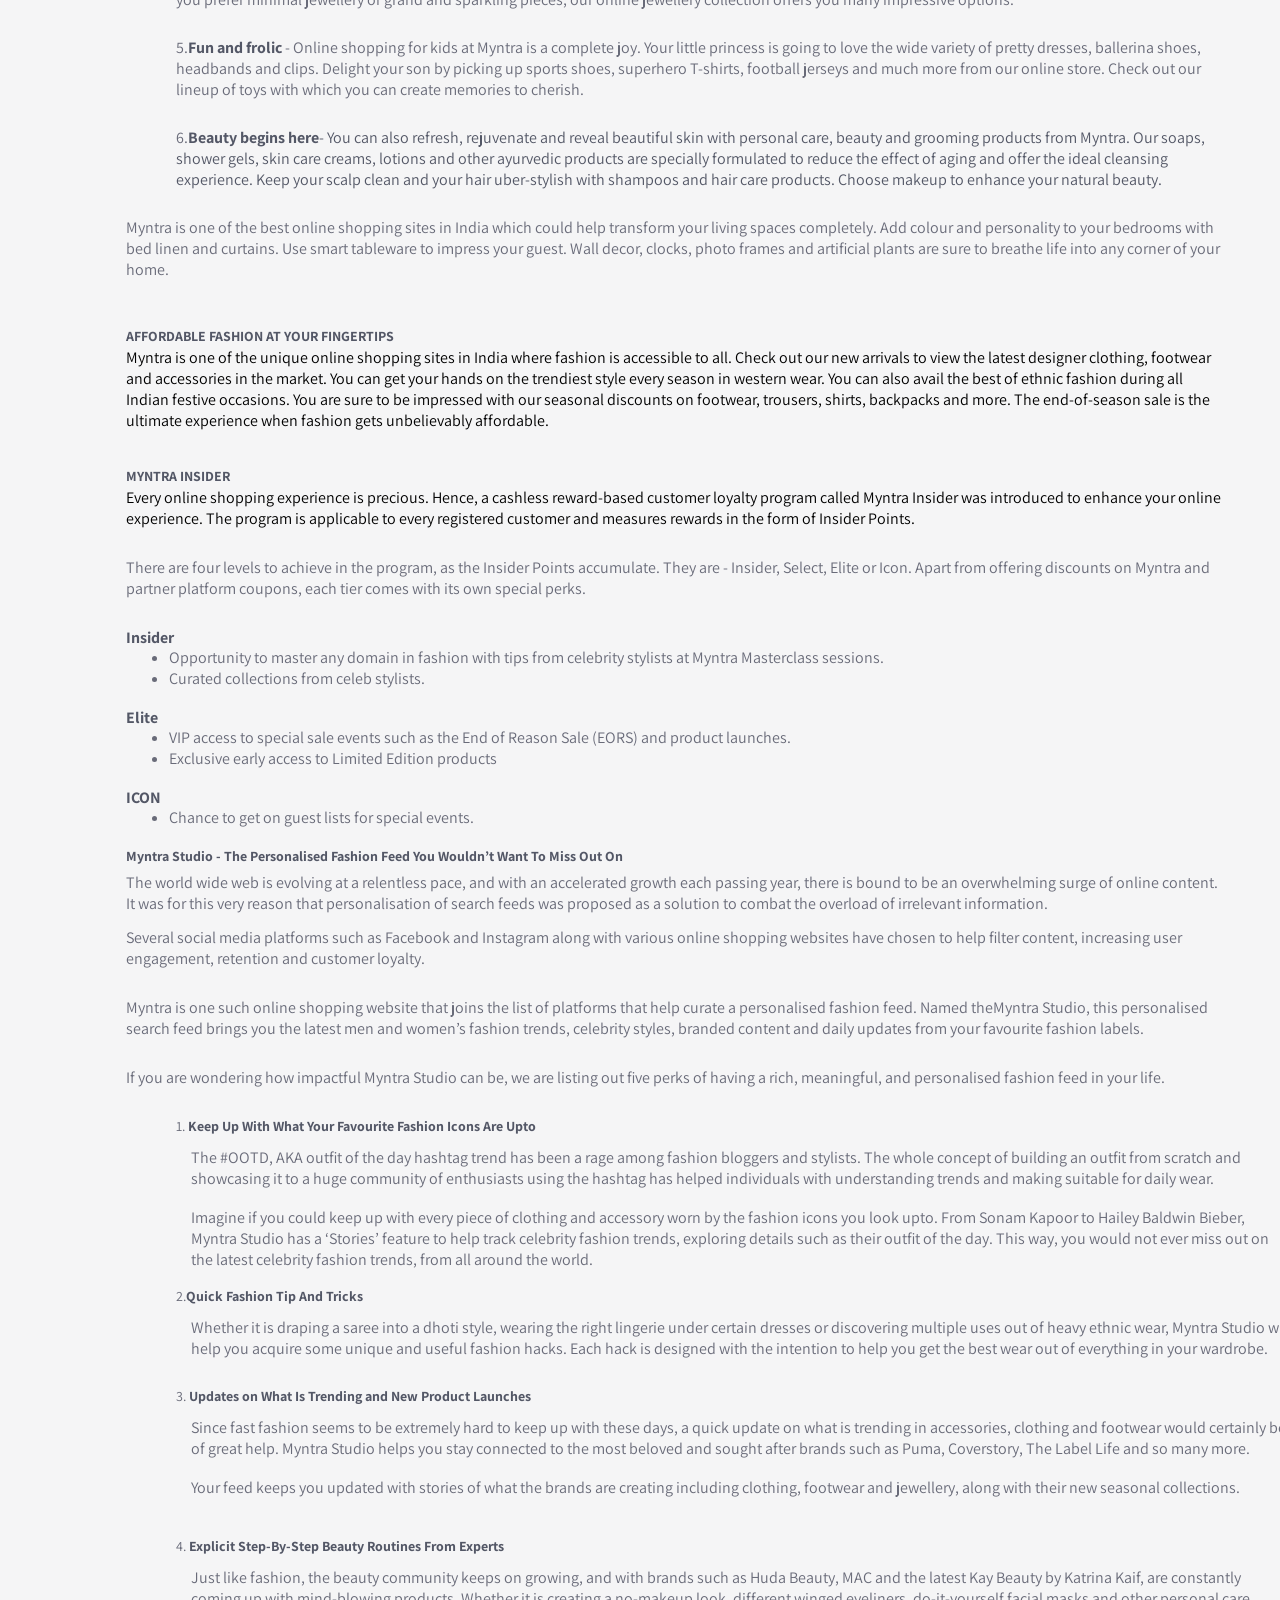
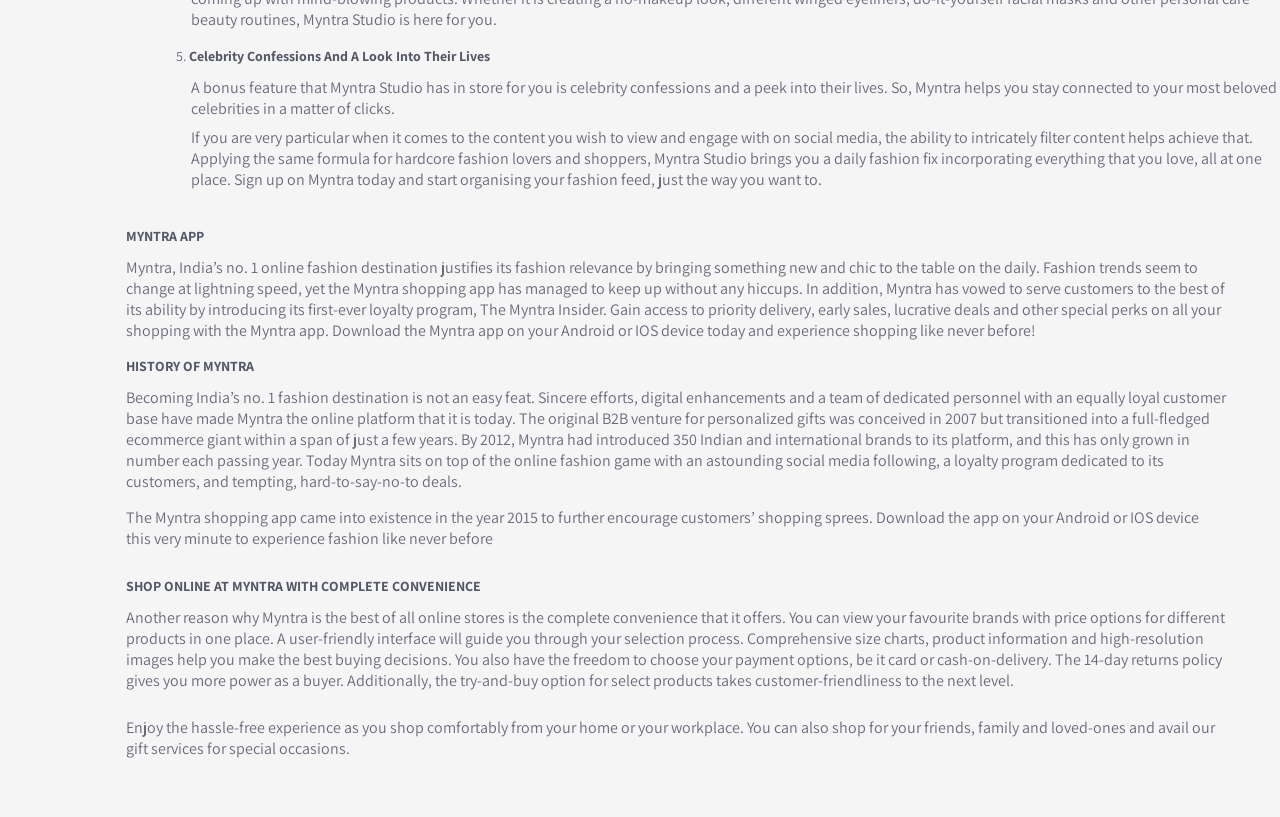
<file: myntra.html>
<html>
<head>
<title>Document</title>
<link rel="stylesheet" href="css/style.css">
<link rel="stylesheet" href="https://cdnjs.cloudflare.com/ajax/libs/font-awesome/6.7.2/css/all.min.css"  />

</head>
<body>
    <header>
        <div class="container">
            <div class="logo"></div>
            <nav>
                <ul>
                    <li><a href="t-shirt.html">MEN</a></li>
                    <li><a href="">WOMEN</a></li>
                    <li><a href="">KIDS</a></li>
                    <li><a href="">BEAUTY</a></li>
                    <li><a href="">GEN</a></li>
                    <li><a href="">STUDIO <span class="new">NEW</span></a></li>
                </ul>
            </nav>
            <div class="input-section">
                <i class="fa-solid fa-magnifying-glass"></i>
                <input type="text" placeholder="Search for products, brands and more">
            </div>
            <div class="profile-section">
                <div class="inner-card">
                    <i class="fa-solid fa-user"></i>
                    <span>Profile</span>
                </div>
                <div class="inner-card">
                     <i class="fa-solid fa-heart"></i>
                    <span>Wishlist</span>
                </div>
                <div class="inner-card">
                    <i class="fa-solid fa-bag-shopping"></i>
                    <span>Bag</span>
                </div>
            </div>
        </div>
    </header>
    <div class="m-f">
    <div class="top-gap"></div>
        <div class="banner">
            <img src="./images/online shopping/imgi_26_179e278f-77ee-44c2-bf39-9f00b0cd08e01658752429301-Handbags_Desk.jpg" width="100%" height="100%" alt="">
        </div>
        <div class="rising-box">RISING STARS</div>
        <section class="all-images-1">
            <div class="card-1">
                <img src="./images/online shopping/imgi_9_b17e2c3a-6827-4232-b2c7-1c7a3ed0b9ba1743665081294-image_png2131570976 (1).png" width="100%" height="100%" alt="">
            </div>
            <div class="card-1">
                <img src="./images/online shopping/imgi_10_bb80e70c-df47-45e1-a5fa-770846769a7d1743665099089-image_png_852971279 (1).png" width="100%" height="100%" alt="">
            </div>
<div class="card-1">
                <img src="./images/online shopping/imgi_11_f1c6e58a-b514-4081-9c10-096dde097ac91743665116601-image_png_1886899461 (1).png" width="100%" height="100%" alt="">
            </div>
<div class="card-1">
                <img src="./images/online shopping/imgi_12_bc244f6b-ec59-4e0a-affb-84a062bdb5e11743665134126-image_png69923319 (1).png" width="100%" height="100%" alt="">
            </div>
<div class="card-1">
                <img src="./images/online shopping/imgi_13_3b8762c2-8c67-46ff-8a4e-f8d0bf6c38121743665152429-image_png282063139 (1).png" width="100%" height="100%" alt="">
            </div>
        </section>
        <div class="luxe">LUXE GRAND REDUCTION REELS</div>
        <section class="all-image-2">
            <div class="card-2">
                <img src="./images/online shopping/imgi_147_G8tg5Sl2_70a3ffda53da4adbbfbe6cad2b0a418b.png" width="100%" height="100%" alt="">
            </div>
            <div class="card-2">
                <img src="./images/online shopping/imgi_148_vEWFYOye_14f4f7547ecb4c079855f8301128df46.png" width="100%" height="100%" alt="">
            </div><div class="card-2">
                <img src="./images/online shopping/imgi_149_yeoUJy1S_4e79c54bdd174052a9abcfac1d2a8bbd.png" width="100%" height="100%" alt="">
            </div><div class="card-2">
                <img src="./images/online shopping/imgi_150_wFPkZ6H1_c9bb52d0824d4edcb2dbec7fe2f800d0.png" width="100%" height="100%" alt="">
            </div><div class="card-2">
                <img src="./images/online shopping/imgi_151_RYMYFMOO_ab6eb526601841019b9acd933df1bed6.png" width="100%" height="100%" alt="">
            </div>
            <div class="card-2">
                <img src="./images/online shopping/imgi_152_8nY49yv6_2ac65b37e50645728658d8d7a75a5fd1.png" width="100%" height="100%" alt="">
            </div>

        </section>
        <div class="shop">SHOP BY CATEGORY</div>
        <section class="all-image-3">
            <div class="card-3">
                <img src="./images/online shopping/imgi_102_7916724b-be74-4920-b58d-ada0617cdee91690787339392-Shop-By-Category_HP-4_26.jpg" width="100%" height="100%" alt="">
            </div>
            <div class="card-3">
                <img src="./images/online shopping/imgi_197_bfab4827-0ea6-4a5b-8b8d-167d497ae78e1690787339167-Shop-By-Category_HP-4_03.jpg" width="100%" height="100%" alt="">
            </div>
            <div class="card-3">
                <img src="./images/online shopping/imgi_104_76932333-b792-4f54-983c-45aaf70e04ef1690787338936-Shop-By-Category_HP-4_28.jpg" width="100%" height="100%" alt="">
            </div>
            <div class="card-3">
                <img src="./images/online shopping/imgi_105_a351ad62-c1d1-4bb4-9967-d3966f8446521690787338974-Shop-By-Category_HP-4_29.jpg" width="100%" height="100%" alt="">
            </div>
            <div class="card-3">
                <img src="./images/online shopping/imgi_87_dd262b36-3a75-464a-97b5-235984080d851690787338916-Shop-By-Category_HP-4_11.jpg" width="100%" height="100%" alt="">
            </div>
            <div class="card-3">
                <img src="./images/online shopping/imgi_199_a50c2dec-c5bc-46f3-b754-294fb46c61971690787339077-Shop-By-Category_HP-4_05.jpg" width="100%" height="100%" alt="">
            </div>
             <div class="card-3">
                <img src="./images/online shopping/imgi_202_84870fc6-4805-41a4-b9eb-a8d7adb6c0d21690787339128-Shop-By-Category_HP-4_08.jpg" width="100%" height="100%" alt="">
            </div>
             <div class="card-3">
                <img src="./images/online shopping/imgi_203_069d06bc-1b75-43f4-b8d1-1ec46193eb021690787339028-Shop-By-Category_HP-4_09.jpg" width="100%" height="100%" alt="">
            </div>
             <div class="card-3">
                <img src="./images/online shopping/imgi_204_19755254-9c13-40a3-9cab-2bb9714391ab1690787339274-Shop-By-Category_HP-4_10.jpg" width="100%" height="100%" alt="">
            </div>
             <div class="card-3">
                <img src="./images/online shopping/imgi_210_c1c8027f-1a22-4a0b-8be2-848edab298cf1690787339044-Shop-By-Category_HP-4_16.jpg" width="100%" height="100%" alt="">
            </div>
             <div class="card-3">
                <img src="./images/online shopping/imgi_211_278917b5-1658-4c2c-b122-f623b1d909701690787339290-Shop-By-Category_HP-4_17.jpg" width="100%" height="100%" alt="">
            </div>
             <div class="card-3">
                <img src="./images/online shopping/imgi_216_e4fcb9f0-f79a-41b7-b7b2-8828bb6e95e61690787339426-Shop-By-Category_HP-4_22.jpg" width="100%" height="100%" alt="">
            </div>
            <div class="card-3">
                <img  src="./images/online shopping/imgi_214_5d78afb6-38bb-43bd-bc67-1e4f6026b6ae1690787339327-Shop-By-Category_HP-4_20.jpg" width="100%" height="100%" alt="">
            </div>
            <div class="card-3">
                <img src="./images/online shopping/imgi_215_90dcb992-9fb4-4208-8249-aa1a01b2851d1690787339476-Shop-By-Category_HP-4_21.jpg" width="100%" height="100%" alt="">
            </div>
            <div class="card-3">
                <img src="./images/online shopping/imgi_217_66882f76-0bbe-4741-8890-0426695e09131690787339238-Shop-By-Category_HP-4_23.jpg" width="100%" height="100%" alt="">
            </div>
            <div class="card-3">
                <img src="./images/online shopping/imgi_222_76932333-b792-4f54-983c-45aaf70e04ef1690787338936-Shop-By-Category_HP-4_28.jpg" width="100%" height="100%" alt="">
            </div>
            <div class="card-3">
                <img src="./images/online shopping/imgi_99_66882f76-0bbe-4741-8890-0426695e09131690787339238-Shop-By-Category_HP-4_23.jpg" width="100%" height="100%" alt="">
            </div>
            <div class="card-3">
                <img src="./images/online shopping/imgi_198_c61cfcfb-749f-4d8e-a318-0ea8f8705a1c1690787339442-Shop-By-Category_HP-4_04.jpg" width="100%" height="100%" alt="">
            </div>
            <div class="card-3" style="margin-left: 300px;">
                <img src="./images/online shopping/imgi_196_0dedd7c2-6c01-4ab0-a907-8928e56066d41690787339184-Shop-By-Category_HP-4_02.jpg" width="100%" height="100%" alt="">
            </div>
            <div class="card-3" style="margin-left: 20px;">
                <img src="./images/online shopping/imgi_199_a50c2dec-c5bc-46f3-b754-294fb46c61971690787339077-Shop-By-Category_HP-4_05.jpg" width="100%" height="100%" alt="">
            </div>
            <div class="card-3">
                <img src="./images/online shopping/imgi_217_66882f76-0bbe-4741-8890-0426695e09131690787339238-Shop-By-Category_HP-4_23.jpg" width="100%" height="100%" alt="">
            </div>
            
        </section>
        <div class="footer">
            <div class="footer-top">
                <div class="online-shopping">
                    <div class="online-head">ONLINE SHOPPING</div>
                    <div class="online-list">
                        <div class="list">Men</div>
                        <div class="list">Women</div>
                        <div class="list">Kids</div>
                        <div class="list">Home</div>
                        <div class="list">Beauty</div>
                        <div class="list">Genz</div>
                        <div class="list">Gift Cards</div>
                        <div class="list">Myntra Insider</div>
                    </div>
                    <div class="usefull">
                        <div class="usefull-head">USEFUL LINKS</div>
                        <div class="usefull-list">
                            <div class="list">Blog</div>
                            <div class="list">Careers</div>
                            <div class="list">Site Map</div>
                            <div class="list">Corporate Information</div>
                            <div class="list">Whitehat</div>
                            <div class="list">Cleartrip</div>
                            <div class="list">Myntra Global</div>
                        </div>
                    </div>
                </div>
                <div class="customer">
                    <div class="customer-head">CUSTOMER POLICIES</div>
                    <div class="customer-list">
                        <div class="c-list">Contact Us</div>
                        <div class="c-list">FAQ</div>
                        <div class="c-list">T&C</div>
                        <div class="c-list">Terms Of Use</div>
                        <div class="c-list">Track Orders</div>
                        <div class="c-list">Shipping</div>
                        <div class="c-list">Cancellation</div>
                        <div class="c-list">Returns</div>
                        <div class="c-list">Privacy Policy</div>
                        <div class="c-list">Grievance Redressal</div>
                    </div>
                </div>
                <div class="experience">
                    <div class="e-header">EXPERIENCE MYNTRA APP ON MOBILE</div>
                    <div class="icon">
                        <div class="google-play">
                            <a href="https://play.google.com/store/apps/details?id=com.myntra.android">
                                <img src="./images/online shopping/imgi_113_80cc455a-92d2-4b5c-a038-7da0d92af33f1539674178924-google_play.png" width="100%" height="100%" alt="">
                            </a>
                        </div>
                        <div class="app-store">
                            <a href="">
                                <img src="./images/online shopping/imgi_114_bc5e11ad-0250-420a-ac71-115a57ca35d51539674178941-apple_store.png" width="100%" height="100%" alt="">
                            </a>
                        </div>
                    </div>
                   <div class="keep">KEEP IN TOUCH</div>
                   <div class="keep-icon">
                    <div class="facebook">
                        <a href="https://www.facebook.com/myntra">
                            <img src="./images/online shopping/imgi_115_d2bec182-bef5-4fab-ade0-034d21ec82e31574604275433-fb.png" width="100%" height="100%" alt="">
                        </a>
                    </div>
                    <div class="twitter">
                        <a href="https://twitter.com/myntra">
                            <img src="./images/online shopping/imgi_116_f10bc513-c5a4-490c-9a9c-eb7a3cc8252b1574604275383-twitter.png" width="100%" height="100%" alt="">
                        </a>
                    </div>
                    <div class="youtube">
                        <a href="">
                            <img src="./images/online shopping/imgi_117_a7e3c86e-566a-44a6-a733-179389dd87111574604275355-yt.png" width="100%" height="100%" alt="">
                        </a>
                    </div>
                    <div class="instagram">
                        <a href="">
                            <img src="./images/online shopping/imgi_118_b4fcca19-5fc1-4199-93ca-4cae3210ef7f1574604275408-insta.png" width="100%" height="100%" alt="">
                        </a>
                    </div>
                   </div>
                </div>
                <div class="original-return">
                    <div class="original">
                        <div class="original-image">
                            <img src="./images/online shopping/imgi_119_6c3306ca-1efa-4a27-8769-3b69d16948741574602902452-original.png" width="48px" height="50px" alt="">
                        </div>
                         <div class="original-text"> <strong>100% ORIGINAL</strong> guarantee for all products at myntra.com</div>
                    </div>
                    <div class="return">
                        <div class="return-image">
                            <img src="./images/online shopping/imgi_120_becb1b16-86cc-4e78-bdc7-7801c17947831684737106127-Return-Window-image.png" width="48px" height="49px" alt="">
                        </div>
                        <div class="return-text"><strong>Return within 14days</strong> of receiving your order</div>
                    </div>
                </div>
            </div>
            <div class="popular-search">
                <div class="popular-head">
                    <div class="popular-box">POPULAR SEARCHES</div>
                    <div class="popular-box2"></div>
                </div>
                <div class="popular-text">Makeup |Dresses For Girls |T-Shirts |Sandals |Headphones |Babydolls |Blazers For Men |Handbags |Ladies Watches |Bags |Sport Shoes |Reebok Shoes |Puma Shoes |Boxers |Wallets |Tops |Earrings |Fastrack Watches |Kurtis |Nike |Smart Watches |Titan Watches |Designer Blouse |Gowns |Rings |Cricket Shoes |Forever 21 |Eye Makeup |Photo Frames |Punjabi Suits |Bikini |Myntra Fashion Show |Lipstick |Saree |Watches |Dresses \Lehenga |Nike Shoes |Goggles |Bras |Suit |Chinos |Shoes |Adidas Shoes |Woodland Shoes |Jewellery |Designers Sarees</div>
            </div>
            <div class="contact">
                <div class="contact-text-box1">In case of any concern,
                    <span style="color: blue; font-weight: 700;">Contact Us</span>
                </div>
                <div class="c-box2">© 2025 www.myntra.com. All rights reserved.</div>
                <div class="c-box3">A Flipkart company</div>
            </div>
            <div class="border1"></div>
            <div class="resister">
                <div class="r-box1">
                    <div class="r-top">
                        <div class="r-top-text"> <strong>Registered Office Address</strong></div>
                    </div>
                    <div class="r-foot">
                        <div class="r-foot-text">Buildings Alyssa, <br>
                        Begonia and Clover situated in Embassy Tech Village, <br>
                        Outer Ring Road, <br>
                        Devarabeesanahalli Village, <br>
                        Varthur Hobli, <br>
                        Bengaluru – 560103, India</div>
                    </div>
                </div>
                <div class="r-box2">
                    <div class="r-box2-head">
                        <div class="r-box2-text" style="color:  #696b79;">CIN: U72300KA2007PTC041799 <br> Telephone: <span style="color: blue; font-weight: bolder;"> +91-80-61561999</span> </div>
                    </div>
                </div>
            </div>
            <div class="border2"></div>
            <div class="footer-p">
                <div class="p1">
                    <div class="h1" style="color: #535766;"><strong>ONLINE SHOPPING MADE EASY AT MYNTRA</strong></div>
                    <div class="p1-text">If you would like to experience the best of online shopping for men, women and kids in India, you are at the right place. Myntra is the ultimate destination for fashion and lifestyle, being host to a wide array of merchandise including clothing, footwear, accessories, jewellery, personal care products and more. It is time to redefine your style statement with our treasure-trove of trendy items. Our online store brings you the latest in designer products straight out of fashion houses. You can shop online at Myntra from the comfort of your home and get your favourites delivered right to your doorstep.</div>
                </div>
                <div class="p2">
                    <div class="h2" style="color: #535766;"><strong>BEST ONLINE SHOPPING SITE IN INDIA FOR FASHION</strong></div>
                    <div class="p2-text">Be it clothing, footwear or accessories, Myntra offers you the ideal combination of fashion and functionality for men, women and kids. You will realise that the sky is the limit when it comes to the types of outfits that you can purchase for different occasions.</div>
                </div>
                <div class="p3">
                    <div class="h3" style="color: #535766;"> <span style="color: #696b79;">1.</span><strong style="margin-left: 8px;">Smart men’s clothing</strong> <span style="color: #696b79;">-At Myntra you will find myriad options in smart formal shirts and trousers, cool T-shirts and jeans, or kurta and pyjama combinations for men. Wear your attitude with printed T-shirts. Create the back-to-campus vibe with varsity T-shirts and distressed jeans. Be it gingham, buffalo, or window-pane style, checked shirts are unbeatably smart. Team them up with chinos, cuffed jeans or cropped trousers for a smart casual look. Opt for a stylish layered look with biker jackets. Head out in cloudy weather with courage in water-resistant jackets. Browse through our innerwear section to find supportive garments which would keep you confident in any outfit.</span> </div>
                </div>
                <div class="p4">
                    <div class="h4" style="color: #535766;"><span style="color: #696b79;">2.</span> <strong>Trendy women’s clothing </strong> <span style="color: #696b79;">- Online shopping for women at Myntra is a mood-elevating experience. Look hip and stay comfortable with chinos and printed shorts this summer. Look hot on your date dressed in a little black dress, or opt for red dresses for a sassy vibe. Striped dresses and T-shirts represent the classic spirit of nautical fashion. Choose your favourites from among Bardot, off-shoulder, shirt-style, blouson, embroidered and peplum tops, to name a few. Team them up with skinny-fit jeans, skirts or palazzos. Kurtis and jeans make the perfect fusion-wear combination for the cool urbanite. Our grand sarees and lehenga-choli selections are perfect to make an impression at big social events such as weddings. Our salwar-kameez sets, kurtas and Patiala suits make comfortable options for regular wear.</span></div>
                </div>
                <div class="p5">
                    <div class="h5" style="color: #535766;"><span style="color: #696b79;">3.</span> <strong>Fashionable footwear</strong> <span style="color: #696b79;"> - While clothes maketh the man, the type of footwear you wear reflects your personality. We bring you an exhaustive lineup of options in casual shoes for men, such as sneakers and loafers. Make a power statement at work dressed in brogues and oxfords. Practice for your marathon with running shoes for men and women. Choose shoes for individual games such as tennis, football, basketball, and the like. Or step into the casual style and comfort offered by sandals, sliders, and flip-flops. Explore our lineup of fashionable footwear for ladies, including pumps, heeled boots, wedge-heels, and pencil-heels. Or enjoy the best of comfort and style with embellished and metallic flats.</span></div>
                </div>
                <div class="p6">
                    <div class="h6" style="color: #535766;"><span style="color: #696b79;">4.</span> <strong>Stylish accessories</strong> <span style="color: #696b79;"> - Myntra is one of the best online shopping sites for classy accessories that perfectly complement your outfits. You can select smart analogue or digital watches and match them up with belts and ties. Pick up spacious bags, backpacks, and wallets to store your essentials in style. Whether you prefer minimal jewellery or grand and sparkling pieces, our online jewellery collection offers you many impressive options.</span></div>
                </div>
                <div class="p7">
                    <div class="h7" style="color: #535766;"><span style="color: #696b79;">5.</span><strong>Fun and frolic </strong> <span style="color: #696b79;"> - Online shopping for kids at Myntra is a complete joy. Your little princess is going to love the wide variety of pretty dresses, ballerina shoes, headbands and clips. Delight your son by picking up sports shoes, superhero T-shirts, football jerseys and much more from our online store. Check out our lineup of toys with which you can create memories to cherish.</span></div>
                </div>
                <div class="p8">
                    <div class="h8" style="color: #535766;"><span style="color: #696b79;">6.</span><strong>Beauty begins here</strong><span style="color: #696b79;"></span>- You can also refresh, rejuvenate and reveal beautiful skin with personal care, beauty and grooming products from Myntra. Our soaps, shower gels, skin care creams, lotions and other ayurvedic products are specially formulated to reduce the effect of aging and offer the ideal cleansing experience. Keep your scalp clean and your hair uber-stylish with shampoos and hair care products. Choose makeup to enhance your natural beauty.</div>
                </div>
                <div class="p9">
                    <div class="h9">Myntra is one of the best online shopping sites in India which could help transform your living spaces completely. Add colour and personality to your bedrooms with bed linen and curtains. Use smart tableware to impress your guest. Wall decor, clocks, photo frames and artificial plants are sure to breathe life into any corner of your home.</div>
                </div>
                <div class="p10">
                    <div class="h10" style="color: #535766;"><strong>AFFORDABLE FASHION AT YOUR FINGERTIPS</strong></div>
                    <div class="h10-text">Myntra is one of the unique online shopping sites in India where fashion is accessible to all. Check out our new arrivals to view the latest designer clothing, footwear and accessories in the market. You can get your hands on the trendiest style every season in western wear. You can also avail the best of ethnic fashion during all Indian festive occasions. You are sure to be impressed with our seasonal discounts on footwear, trousers, shirts, backpacks and more. The end-of-season sale is the ultimate experience when fashion gets unbelievably affordable.</div>
                </div>
                <div class="p11">
                    <div class="h11" style="color: #535766;"><strong>MYNTRA INSIDER</strong></div>
                    <div class="h11-text">Every online shopping experience is precious. Hence, a cashless reward-based customer loyalty program called Myntra Insider was introduced to enhance your online experience. The program is applicable to every registered customer and measures rewards in the form of Insider Points.</div>
                </div>
                <div class="p12">
                    <div class="p12-text">There are four levels to achieve in the program, as the Insider Points accumulate. They are - Insider, Select, Elite or Icon. Apart from offering discounts on Myntra and partner platform coupons, each tier comes with its own special perks.</div>
                </div>
                <div class="p13">
                    <div class="h13" style="color: #535766;"><strong>Insider</strong></div>
                    <ul>
                        <li style="list-style-type: disc; margin-left: 43px; color: #696b79;"><span style="color: #696b79;">Opportunity to master any domain in fashion with tips from celebrity stylists at Myntra Masterclass sessions.</span></li>
                        <li style="list-style-type: disc; margin-left: 43px; color: #696b79;"><span style="color: #696b79;">Curated collections from celeb stylists.</span></li>
                    </ul>
                </div>
                <div class="p14">
                    <div class="h14" style="color: #535766;"><strong>Elite</strong></div>
                    <ul>
                        <li style="list-style-type: disc; margin-left: 43px; color: #696b79;"><span style="color: #696b79;">VIP access to special sale events such as the End of Reason Sale (EORS) and product launches.</span></li>
                        <li style="list-style-type: disc; margin-left: 43px; color: #696b79;"><span style="color: #696b79;">Exclusive early access to Limited Edition products</span></li>
                    </ul>
                </div>
                <div class="p15">
                    <div class="h15" style="color: #535766;"><strong>ICON</strong></div>
                    <ul>
                        <li style="list-style-type: disc; margin-left: 43px; color: #696b79;"><span style="color: #696b79;">Chance to get on guest lists for special events.</span></li>
                    </ul>
                </div>
                <div class="p16">
                    <div class="h16" style="color: #535766;"><strong>Myntra Studio - The Personalised Fashion Feed You Wouldn’t Want To Miss Out On</strong></div>
                    <div class="p16-text" style="color: #696b79;">The world wide web is evolving at a relentless pace, and with an accelerated growth each passing year, there is bound to be an overwhelming surge of online content. It was for this very reason that personalisation of search feeds was proposed as a solution to combat the overload of irrelevant information.</div>
                </div>
                <div class="p17">
                    <div class="h17" style="color: #696b79;">Several social media platforms such as Facebook and Instagram along with various online shopping websites have chosen to help filter content, increasing user engagement, retention and customer loyalty.</div>
                </div>
                <div class="p18">
                    <div class="h18" style="color: #696b79;">Myntra is one such online shopping website that joins the list of platforms that help curate a personalised fashion feed. Named theMyntra Studio, this personalised search feed brings you the latest men and women’s fashion trends, celebrity styles, branded content and daily updates from your favourite fashion labels.</div>
                </div>
                <div class="p19">
                    <div class="h19" style="color: #696b79;">If you are wondering how impactful Myntra Studio can be, we are listing out five perks of having a rich, meaningful, and personalised fashion feed in your life.</div>
                </div>
                <div class="p20">
                    <div class="h20"> <span style="color: #696b79;">1.</span> <strong style="color: #535766;">Keep Up With What Your Favourite Fashion Icons Are Upto</strong></div>
                    <div class="p20-text" style="color: #696b79;">The #OOTD, AKA outfit of the day hashtag trend has been a rage among fashion bloggers and stylists. The whole concept of building an outfit from scratch and showcasing it to a huge community of enthusiasts using the hashtag has helped individuals with understanding trends and making suitable for daily wear.</div>
                </div>
                <div class="p21">
                    <div class="h21" style="color: #696b79;">Imagine if you could keep up with every piece of clothing and accessory worn by the fashion icons you look upto. From Sonam Kapoor to Hailey Baldwin Bieber, Myntra Studio has a ‘Stories’ feature to help track celebrity fashion trends, exploring details such as their outfit of the day. This way, you would not ever miss out on the latest celebrity fashion trends, from all around the world.</div>
                </div>
                <div class="p22">
                    <div class="h22"><span style="color: #696b79;">2.</span><strong style="color: #535766;">Quick Fashion Tip And Tricks</strong></div>
                    <div class="p22-text" style="color: #696b79;">Whether it is draping a saree into a dhoti style, wearing the right lingerie under certain dresses or discovering multiple uses out of heavy ethnic wear, Myntra Studio will help you acquire some unique and useful fashion hacks. Each hack is designed with the intention to help you get the best wear out of everything in your wardrobe.</div>
                </div>
                <div class="p23">
                    <div class="h23"><span style="color: #696b79;">3.</span> <strong style="color: #535766;">Updates on What Is Trending and New Product Launches</strong></div>
                    <div class="p23-text" style="color: #696b79;">Since fast fashion seems to be extremely hard to keep up with these days, a quick update on what is trending in accessories, clothing and footwear would certainly be of great help. Myntra Studio helps you stay connected to the most beloved and sought after brands such as Puma, Coverstory, The Label Life and so many more.</div>
                </div>
                <div class="p24">
                    <div class="h24" style="color: #696b79;">Your feed keeps you updated with stories of what the brands are creating including clothing, footwear and jewellery, along with their new seasonal collections.</div>
                </div>
                <div class="p25">
                    <div class="h25"><span style="color: #696b79;">4.</span> <strong style="color: #535766;">Explicit Step-By-Step Beauty Routines From Experts</strong></div>
                    <div class="p25-text" style="color: #696b79;">Just like fashion, the beauty community keeps on growing, and with brands such as Huda Beauty, MAC and the latest Kay Beauty by Katrina Kaif, are constantly coming up with mind-blowing products. Whether it is creating a no-makeup look, different winged eyeliners, do-it-yourself facial masks and other personal care beauty routines, Myntra Studio is here for you.</div>
                </div>
                <div class="p26">
                    <div class="h26"><span style="color: #696b79;">5.</span> <strong style="color: #535766;">Celebrity Confessions And A Look Into Their Lives</strong></div>
                    <div class="p26-text" style="color: #696b79;">A bonus feature that Myntra Studio has in store for you is celebrity confessions and a peek into their lives. So, Myntra helps you stay connected to your most beloved celebrities in a matter of clicks.</div>
                </div>
                <div class="p27">
                    <div class="h27" style="color: #696b79;">If you are very particular when it comes to the content you wish to view and engage with on social media, the ability to intricately filter content helps achieve that. Applying the same formula for hardcore fashion lovers and shoppers, Myntra Studio brings you a daily fashion fix incorporating everything that you love, all at one place. Sign up on Myntra today and start organising your fashion feed, just the way you want to.</div>
                </div>
                <div class="p28">
                    <div class="h28"><strong style="color: #535766;">MYNTRA APP</strong></div>
                    <div class="p28-text" style="color: #696b79;">Myntra, India’s no. 1 online fashion destination justifies its fashion relevance by bringing something new and chic to the table on the daily. Fashion trends seem to change at lightning speed, yet the Myntra shopping app has managed to keep up without any hiccups. In addition, Myntra has vowed to serve customers to the best of its ability by introducing its first-ever loyalty program, The Myntra Insider. Gain access to priority delivery, early sales, lucrative deals and other special perks on all your shopping with the Myntra app. Download the Myntra app on your Android or IOS device today and experience shopping like never before!</div>
                </div>
                <div class="p29">
                    <div class="h29"><strong style="color: #535766;">HISTORY OF MYNTRA</strong></div>
                    <div class="p29-text" style="color: #696b79;">Becoming India’s no. 1 fashion destination is not an easy feat. Sincere efforts, digital enhancements and a team of dedicated personnel with an equally loyal customer base have made Myntra the online platform that it is today. The original B2B venture for personalized gifts was conceived in 2007 but transitioned into a full-fledged ecommerce giant within a span of just a few years. By 2012, Myntra had introduced 350 Indian and international brands to its platform, and this has only grown in number each passing year. Today Myntra sits on top of the online fashion game with an astounding social media following, a loyalty program dedicated to its customers, and tempting, hard-to-say-no-to deals.</div>
                </div>
                <div class="p30">
                    <div class="h30" style="color: #696b79;">The Myntra shopping app came into existence in the year 2015 to further encourage customers’ shopping sprees. Download the app on your Android or IOS device this very minute to experience fashion like never before</div>
                </div>
                <div class="p31">
                    <div class="h31" style="color: #535766;"><strong>SHOP ONLINE AT MYNTRA WITH COMPLETE CONVENIENCE</strong></div>
                    <div class="p31-text" style="color: #696b79;">Another reason why Myntra is the best of all online stores is the complete convenience that it offers. You can view your favourite brands with price options for different products in one place. A user-friendly interface will guide you through your selection process. Comprehensive size charts, product information and high-resolution images help you make the best buying decisions. You also have the freedom to choose your payment options, be it card or cash-on-delivery. The 14-day returns policy gives you more power as a buyer. Additionally, the try-and-buy option for select products takes customer-friendliness to the next level.</div>
                </div>
                <div class="p32">
                    <div class="h32" style="color: #696b79;">Enjoy the hassle-free experience as you shop comfortably from your home or your workplace. You can also shop for your friends, family and loved-ones and avail our gift services for special occasions.</div>
                </div>
            </div>
        </div>
        </div>
    
    
</body>
</html>
</file>
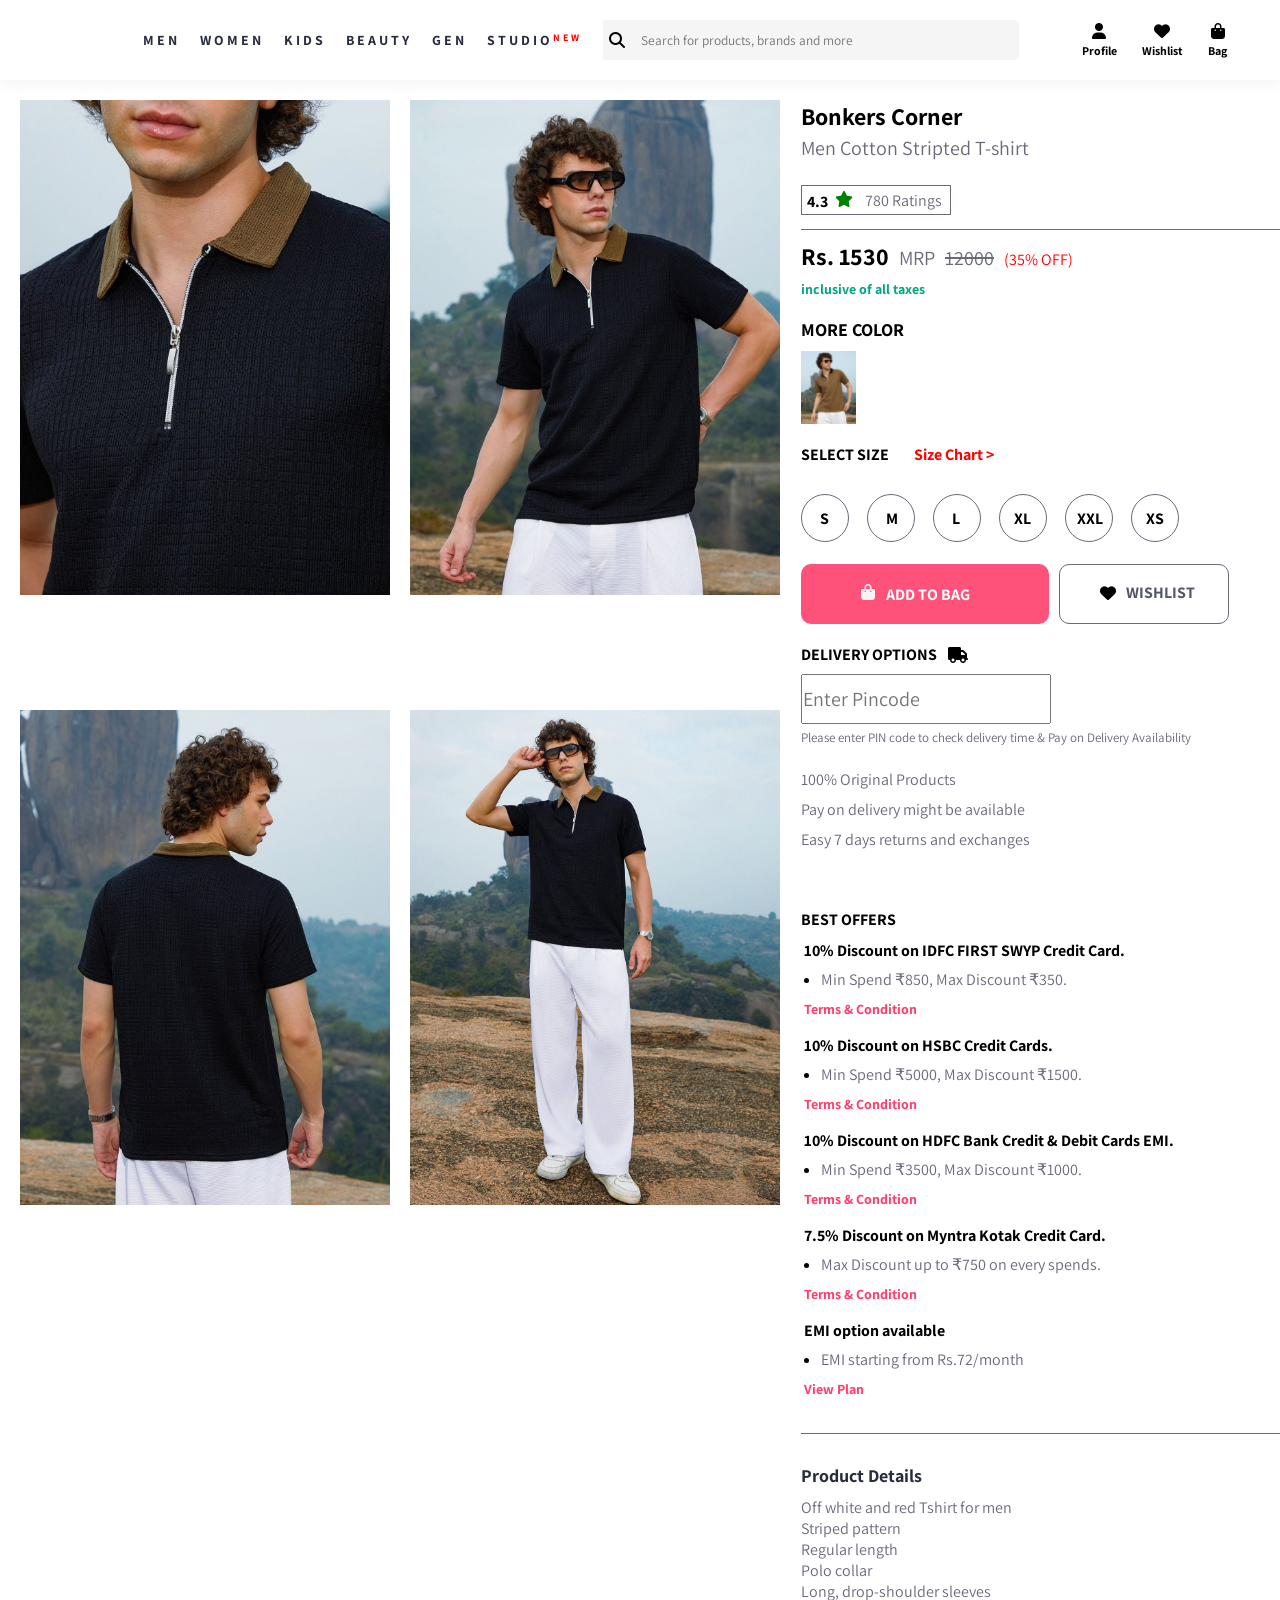
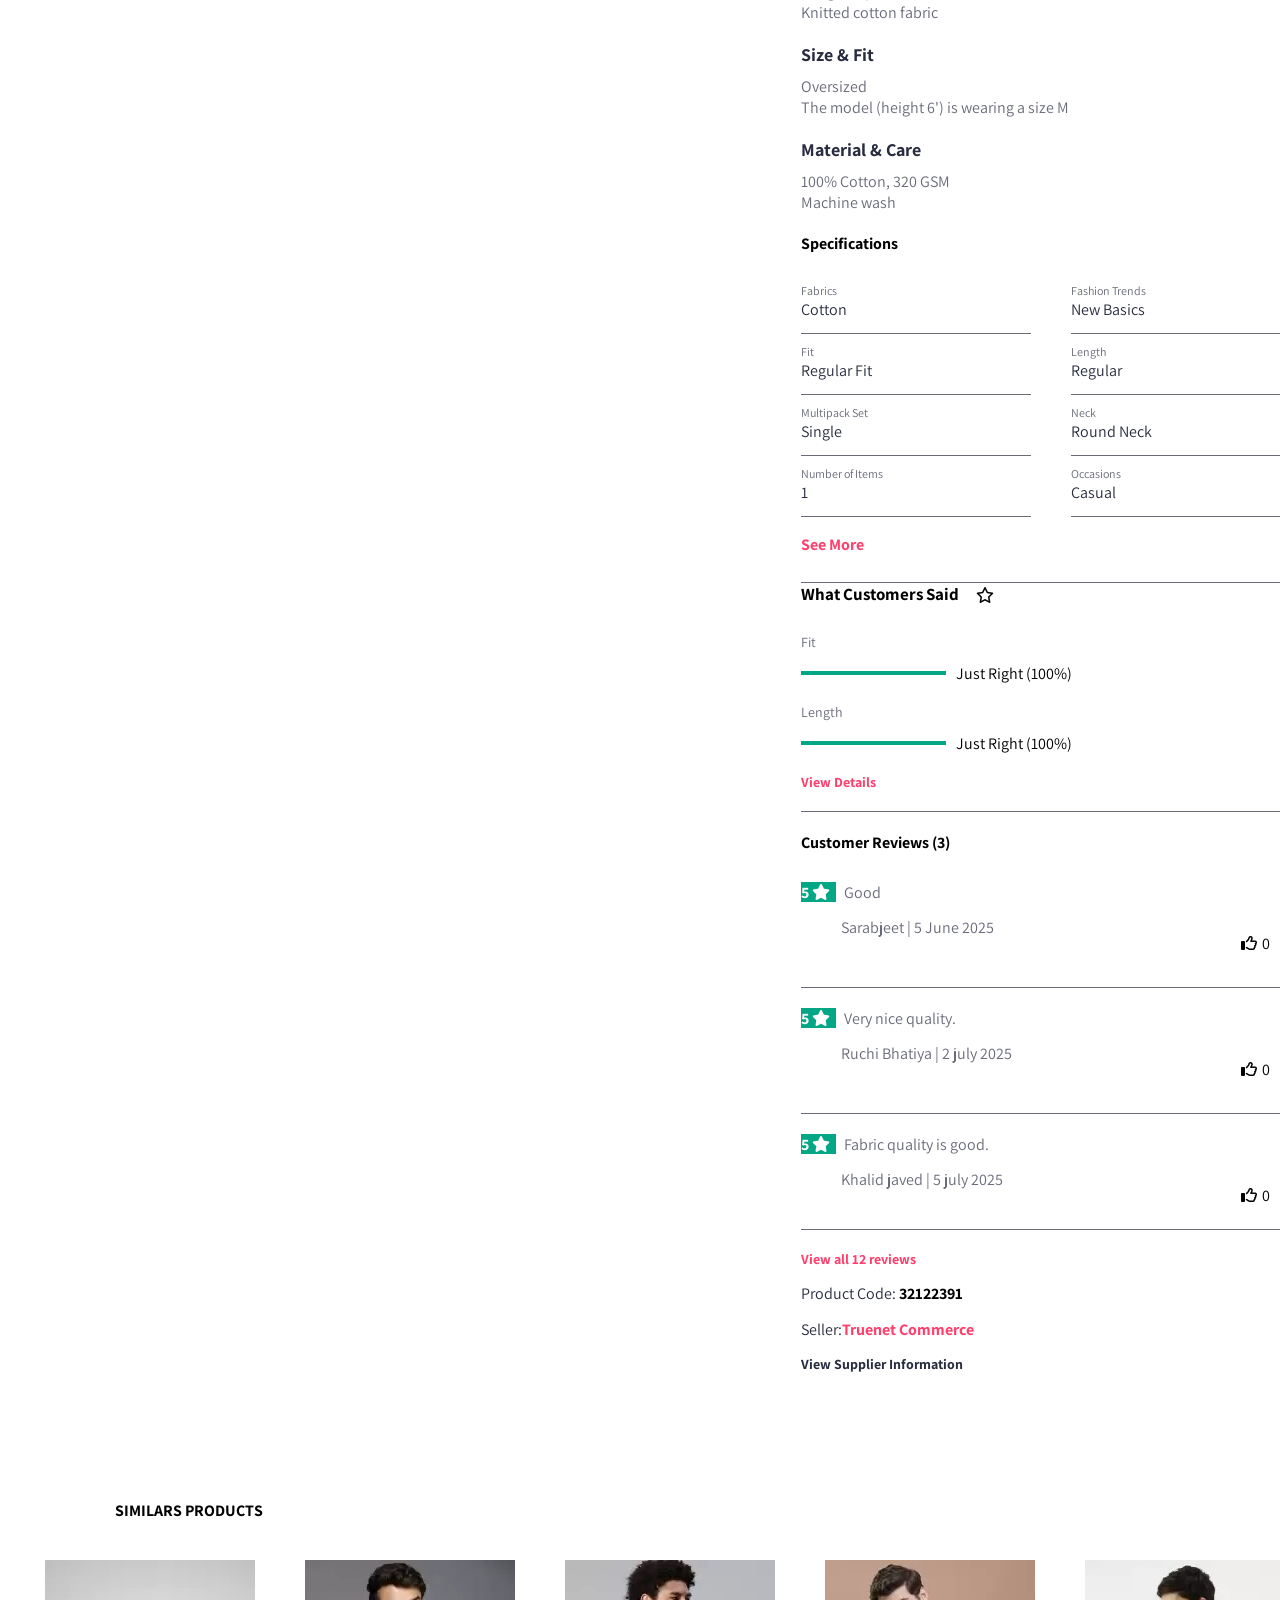
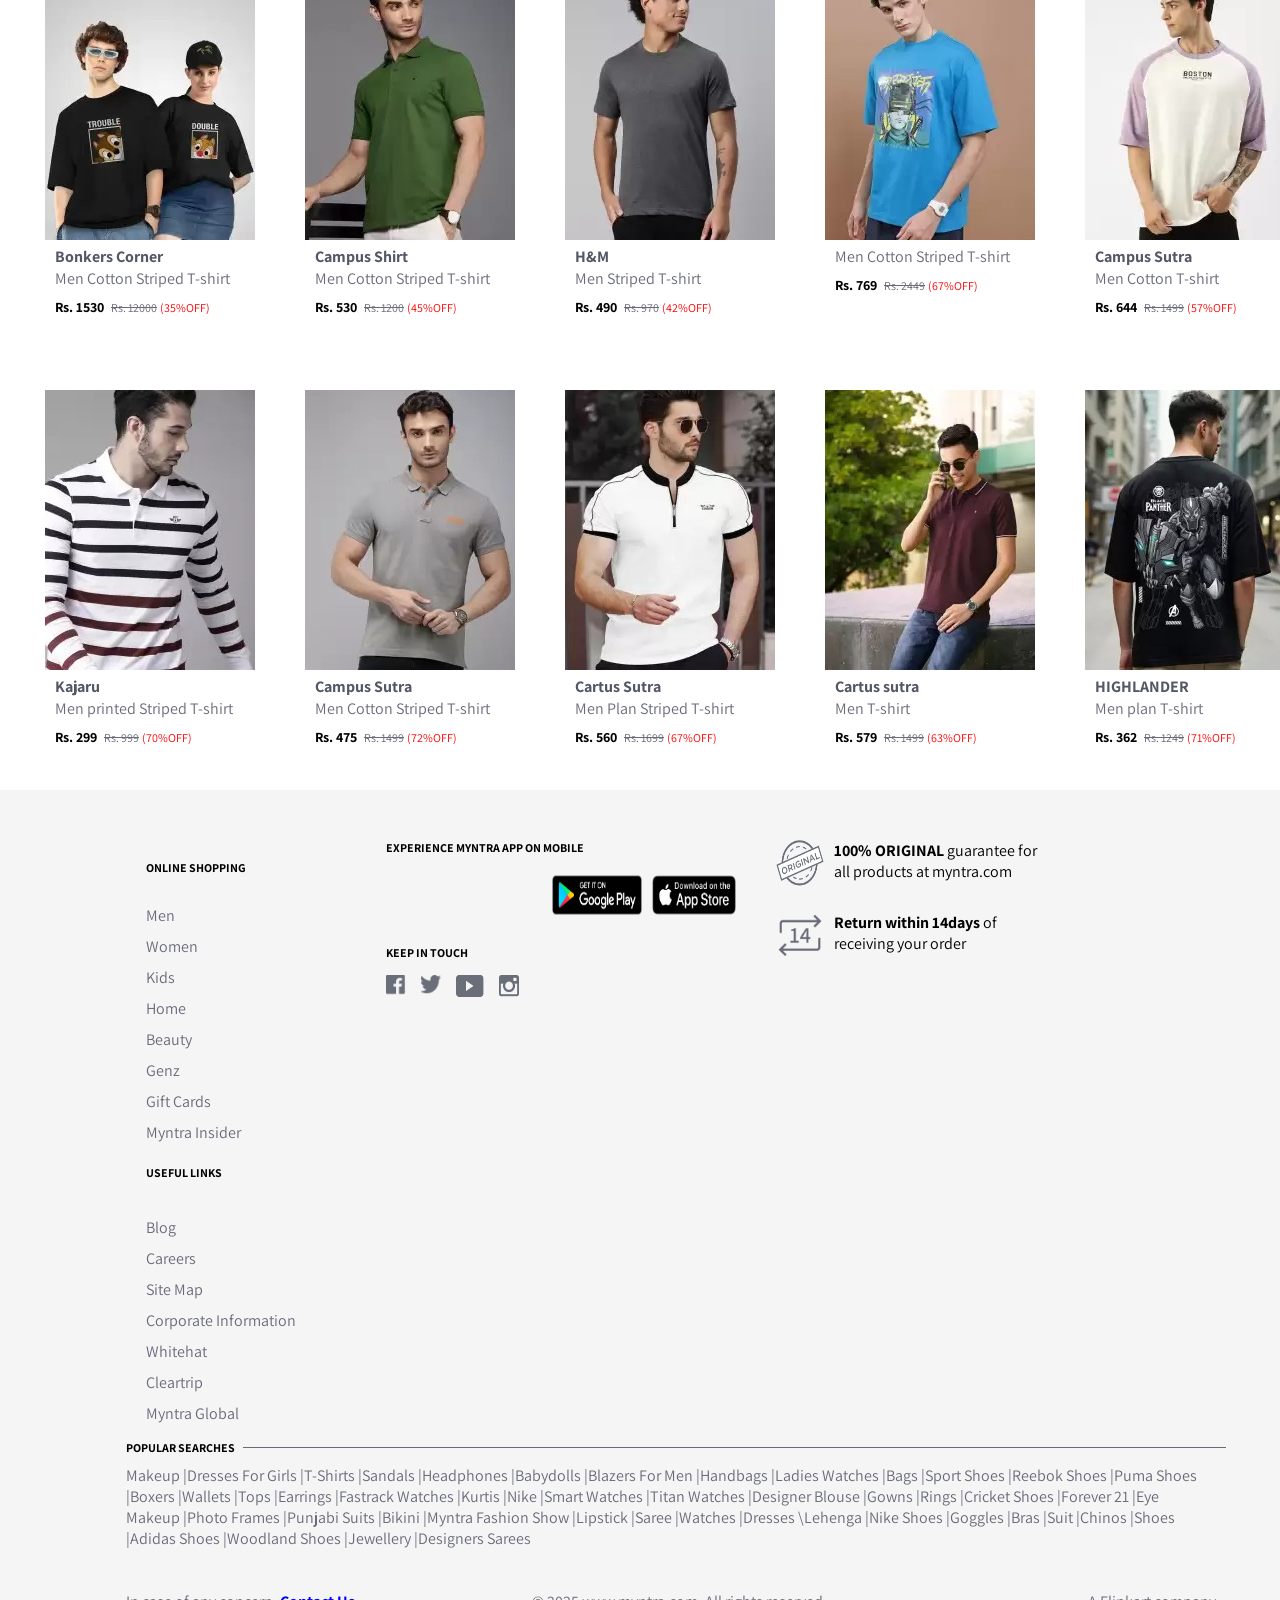
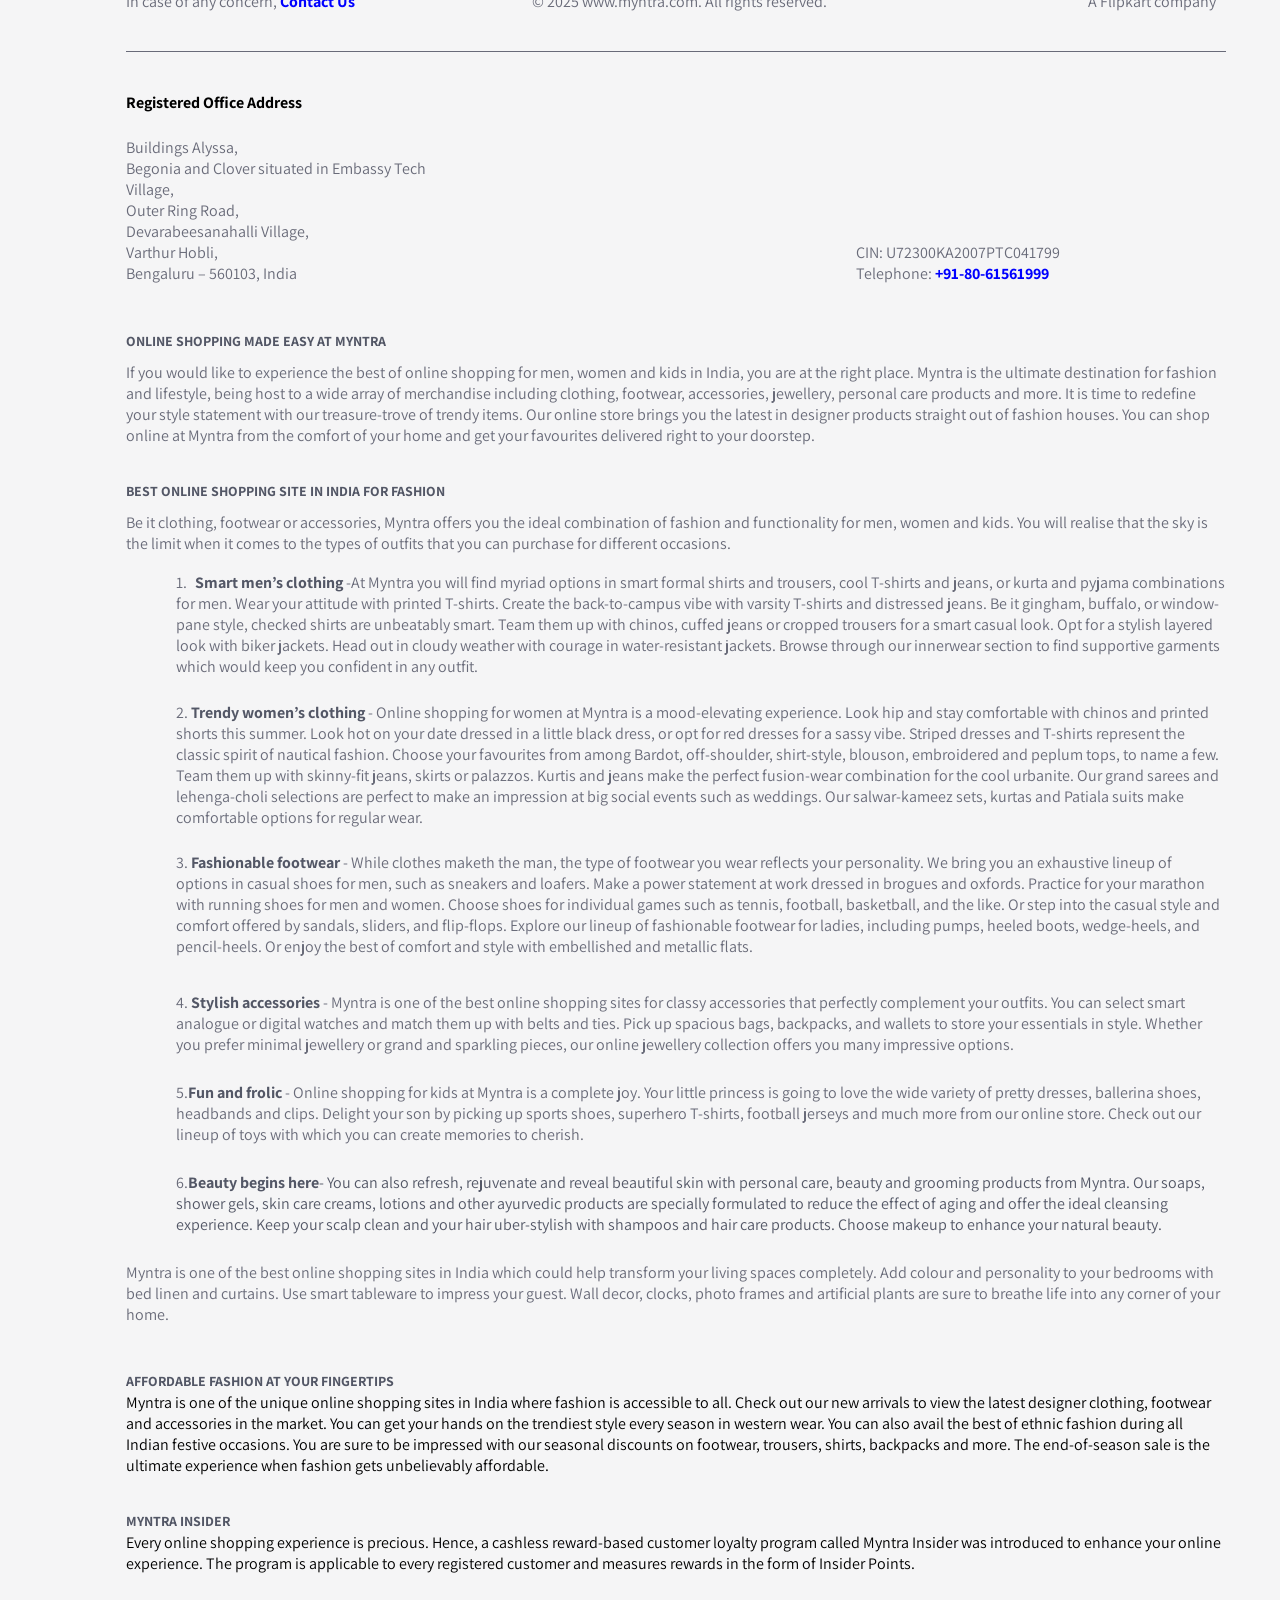
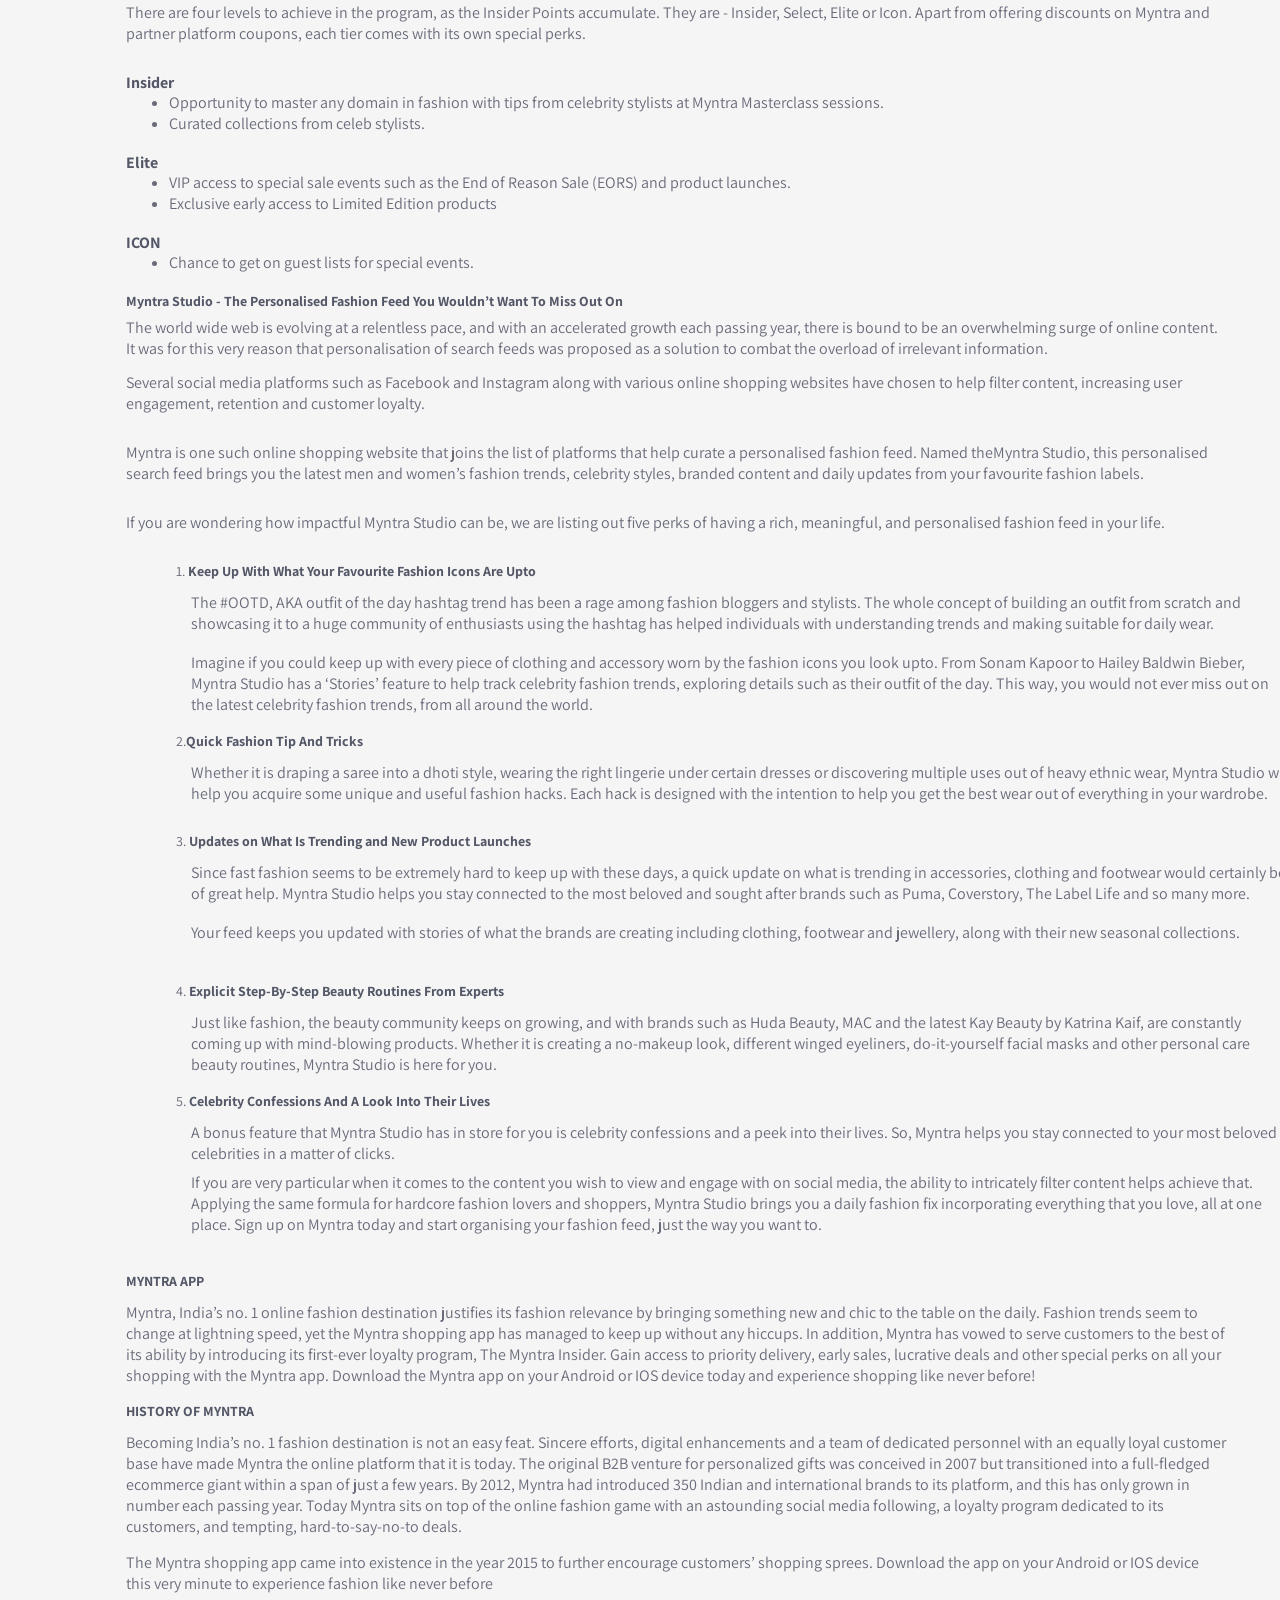
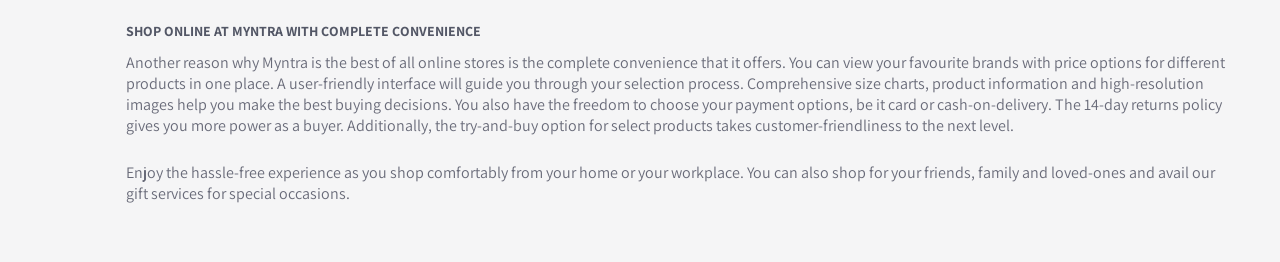
<file: t-shirt link.html>
<html>
<head>
    <title>Document</title>
    <link rel="stylesheet" href="css/style.css">
    <link rel="stylesheet" href="https://cdnjs.cloudflare.com/ajax/libs/font-awesome/6.7.2/css/all.min.css"  />
</head>
<body>
      <header>
        <div class="container">
            <div class="logo"></div>
            <nav>
                <ul>
                    <li><a href="t-shirt.html">MEN</a></li>
                    <li><a href="">WOMEN</a></li>
                    <li><a href="">KIDS</a></li>
                    <li><a href="">BEAUTY</a></li>
                    <li><a href="">GEN</a></li>
                    <li><a href="">STUDIO <span class="new">NEW</span></a></li>
                </ul>
            </nav>
            <div class="input-section">
                <i class="fa-solid fa-magnifying-glass"></i>
                <input type="text" placeholder="Search for products, brands and more">
            </div>
            <div class="profile-section">
                <div class="inner-card">
                    <i class="fa-solid fa-user"></i>
                    <span>Profile</span>
                </div>
                <div class="inner-card">
                     <i class="fa-solid fa-heart"></i>
                    <span>Wishlist</span>
                </div>
                <div class="inner-card">
                    <i class="fa-solid fa-bag-shopping"></i>
                    <span>Bag</span>
                </div>
            </div>
        </div>
    </header>
    <div class="top-gap"></div>
    <div class="top-t-head"><span style="color: #696b79;">Home/Clothing/Men Clothing/Tshirts/</span><strong>Bonkers Corner Tshirts>More by Bonkers Corner</strong></div>
    <div class="photo-review">
        <div class="left-photo">
            <img src="./images/t-shirt1to10/imgi_25_cb372673-c6b5-45d7-978c-cc75c0730ae71735373558267CampusSutraMenColourblockedPoloCollarPocketsT-shirt2 (1).jpg" width="370" height="495" alt="">
            <img src="./images/t-shirt1to10/imgi_26_1d8f22e4-8d3c-4967-b828-5670d00ce6131735373558344CampusSutraMenColourblockedPoloCollarPocketsT-shirt3 (1).jpg" width="370" height="495" alt="">
            <img src="./images/t-shirt1to10/imgi_27_ced5bd1d-892d-4fde-b138-44f915d2305d1735373558306CampusSutraMenColourblockedPoloCollarPocketsT-shirt4 (1).jpg" width="370" height="495" alt="">
            <img src="./images/t-shirt1to10/imgi_82_a7476382-1335-48b4-b32a-7f2e5fae03071735373558382CampusSutraMenColourblockedPoloCollarPocketsT-shirt5 (1).jpg" width="370" height="495" alt="">
            
            
        </div>
        <div class="right-review">
            <div class="right-content">
                <div class="t-shirt-name">
                    <div class="top-name"><strong>Bonkers Corner</strong></div>
                    <div class="middle-name">Men Cotton Stripted T-shirt</div>
                    <div class="down-rating" style="display: flex;  width: 150px;
    height: 30px;
    border: 1px black solid;
    border-color: #696b79;
    margin-top: 20px;
    padding-left: 5px;"><span style=" border-color: #696b79; display: flex;">
                        <div class="rating" style=" margin-top: 5px;"><strong>4.3</strong></div>
                        <div class="class1" style="width: 20px; height: 20px; margin-left: 7px; margin-top: 5px;">
                            <i class="fa-solid fa-star" style="color: green;"></i>
                        </div>
                        <div class="border10" style=" height: 20px; border-color: #696b79; margin-left: 6px; margin-top: 4px;"></div>
                        <div class="rating1" style="margin-left: 4px; margin-top: 4px;"><span style="color: #696b79;">780 Ratings</span></div>
                        
                    </div>
                        
                </div>
                <div class="border4"></div>
                <div class="price-box"><strong style="font-size: 24px;">Rs. 1530</strong><span style="color: #696b79; font-size: 20px; padding-left: 10px;">MRP</span><span style="text-decoration: line-through; padding-left: 10px; color: #696b79; font-size: 20px;">12000</span><span style="color: red; font-size9: 20px; padding-left: 10px;">(35% OFF)</span></div>
                <div class="iclusive" style="color: #03a685; font-size: 14px;"><strong>inclusive of all taxes</strong></div>
                <div class="more-color" style="padding-top: 20px; font-size: 18px;"><strong>MORE COLOR</strong></div>
                <div class="pic" style="padding-top: 10px;">
                    <img src="./images/t-shirt1to10/imgi_4_e29d8498-4da2-4ba9-93f5-df9cc69979c61735371443365CampusSutraMenColourblockedPoloCollarPocketsT-shirt1 (2).jpg" width="55" height="73" alt="">
                </div>
                <div class="select-size"><strong style="font-size: 16px;">SELECT SIZE</strong><span style="color: red; font-size: 16px; padding-left: 25px; font-weight: 700;">Size Chart ></span></div>
                <div class="size">
                    <div class="radius1"><strong>S</strong></div>
                    <div class="radius2"><strong>M</strong></div>
                    <div class="radius3"><strong>L</strong></div>
                    <div class="radius4"><strong>XL</strong></div>
                    <div class="radius5"><strong>XXL</strong></div>
                    <div class="radius6"><strong>XS</strong></div>
                </div>
                <div class="add-wish">
                  <div class="add">
                    <div class="shop1" style="width: 20px; height: 20px;  margin-top: 20px; margin-left: 60px;">
                        <i class="fa-solid fa-bag-shopping"></i>
                    </div>
                    <div class="add-to-bag" style="margin-top: 20px; margin-left: 5px;"><strong style="color: white;">ADD TO BAG</strong></div>
                  </div>
                  <div class="wish">
                    <i class="fa-solid fa-heart" style="margin-top: 20px; margin-left: 40px; "></i>
                    <div class="wishlist-w" style=" margin-left: 10px; margin-top: 17px;"><strong style="color: #535766;">WISHLIST</strong></div>
                
                  </div>
                </div>
                <div class="delivery">
                    <div class="delivery-head" style="width: 147px; height: 30px;"><strong>DELIVERY OPTIONS</strong></div>
                    <div class="d" style="width: 20px; height: 20px;  margin-top: 3px;">
                        <i class="fa-solid fa-truck"></i>
                    </div>
                </div>
                <div class="enter-pincode">
                    <input style="width: 250px; height: 50px; font-size: 20px;" type="text" placeholder="Enter Pincode">
                </div>
                
                <div class="pincode-text">Please enter PIN code to check delivery time & Pay on Delivery Availability</div>
                <div class="cod">
                    <div class="cod1">100% Original Products</div>
                    <div class="cod2">Pay on delivery might be available</div>
                    <div class="cod3">Easy 7 days returns and exchanges</div>
                </div>
                <div class="best-offer"><strong style="font-size: 16px;">BEST OFFERS</strong></div>
                <!-- <div class="best-prize">
                    <div class="best-prize-head"><strong>Best Price:</strong><span style="color: #ff905a; padding-left: 5px;"><strong>Rs. 1129</strong></span></div>
                    <ul>
                        <li style=" list-style: disc; margin-left: 20px; margin-top: 8px;"><span style="color: #696b79;">Applicable on: Orders above Rs. 1200 (only on first purchase)</span></li>
                        <li style=" list-style: disc; margin-left: 20px; margin-top: 8px;"><span style="color: #696b79;">Coupon code:</span><strong style="padding-left: 5px;">SAVINGSPLUS</strong></li>
                        <li style=" list-style: disc; margin-left: 20px; margin-top: 8px;"><span style="color: #696b79;">Coupon Discount: Rs. 400 off (check cart for final savings)</span></li>
                        <div class="eligible" style="color: #ff3f6c; font-size: 14px; margin-top: 10px; padding-left: 3px;"><strong>View Eligible Products</strong></div>
                    </ul>
                </div> -->
                <div class="10-discount" style="margin-top: 10px; padding-left: 3px;"><strong>10% Discount on IDFC FIRST SWYP Credit Card.</strong></div>
                <ul>
                    <li style=" list-style: disc; margin-left: 20px; margin-top: 8px;"><span style="color: #696b79;">Min Spend ₹850, Max Discount ₹350.</span></li>
                    <div class="term" style="color: #ff3f6c; font-size: 14px; margin-top: 10px; padding-left: 3px;"><strong>Terms & Condition</strong></div>
                </ul>
                 <div class="10-discount" style="margin-top: 17px; padding-left: 3px;"><strong>10% Discount on HSBC Credit Cards.</strong></div>
                <ul>
                    <li style=" list-style: disc; margin-left: 20px; margin-top: 8px;"><span style="color: #696b79;">Min Spend ₹5000, Max Discount ₹1500.</span></li>
                    <div class="term" style="color: #ff3f6c; font-size: 14px; margin-top: 10px; padding-left: 3px;"><strong>Terms & Condition</strong></div>
                </ul>
                 <div class="10-discount" style="margin-top: 17px; padding-left: 3px;"><strong>10% Discount on HDFC Bank Credit & Debit Cards EMI.</strong></div>
                <ul>
                    <li style=" list-style: disc; margin-left: 20px; margin-top: 8px;"><span style="color: #696b79;">Min Spend ₹3500, Max Discount ₹1000.</span></li>
                    <div class="term" style="color: #ff3f6c; font-size: 14px; margin-top: 10px; padding-left: 3px;"><strong>Terms & Condition</strong></div>
                </ul>
                 <div class="10-discount" style="margin-top: 17px; padding-left: 3px;"><strong>7.5% Discount on Myntra Kotak Credit Card.</strong></div>
                <ul>
                    <li style=" list-style: disc; margin-left: 20px; margin-top: 8px;"><span style="color: #696b79;">Max Discount up to ₹750 on every spends.</span></li>
                    <div class="term" style="color: #ff3f6c; font-size: 14px; margin-top: 10px; padding-left: 3px;"><strong>Terms & Condition</strong></div>
                </ul>
                 <div class="10-discount" style="margin-top: 17px; padding-left: 3px;"><strong>EMI option available</strong></div>
                <ul>
                    <li style=" list-style: disc; margin-left: 20px; margin-top: 8px;"><span style="color: #696b79;">EMI starting from Rs.72/month</span></li>
                    <div class="term" style="color: #ff3f6c; font-size: 14px; margin-top: 10px; padding-left: 3px;"><strong>View Plan</strong></div>
                </ul>
                <div class="border6" style="border-bottom: 1px black solid; border-color: #696b79; margin-top: 35px;"></div>
                <div class="product-details" style="margin-top: 30px; "><strong style="color: #282c3f; font-size: 18px;">Product Details</strong></div>
                <div class="product-text" style="color: #696b79; margin-top: 10px;">Off white and red Tshirt for men <br>
Striped pattern <br>
Regular length <br>
Polo collar <br>
Long, drop-shoulder sleeves <br>
Knitted cotton fabric</div>
              <div class="size-fit" style="margin-top: 20px; "><strong style="color: #282c3f; font-size: 18px;">Size & Fit</strong></div>
            <div class="size-text" style="color: #696b79; margin-top: 10px;">Oversized <br>
The model (height 6') is wearing a size M</div>
            <div class="size-fit" style="margin-top: 20px; "><strong style="color: #282c3f; font-size: 18px;">Material & Care</strong></div>
            <div class="size-text" style="color: #696b79; margin-top: 10px;">100% Cotton, 320 GSM <br>Machine wash</div>
            <div class="specifi"><strong>Specifications</strong></div>
            <div class="s-left-right">
                <div class="left-s">
                    <div class="text1">
                        <div class="text-head">Fabrics</div>
                        <div class="text-content">Cotton</div>
                    </div>
                    <div class="border7" style="border-bottom: 1px black solid; border-color: #696b79;"></div>
                    <div class="text1" style="margin-top: 10px;">
                        <div class="text-head">Fit</div>
                        <div class="text-content">Regular Fit</div>
                    </div>
                    <div class="border7" style="border-bottom: 1px black solid; border-color: #696b79;"></div>
                     <div class="text1" style="margin-top: 10px;">
                        <div class="text-head">Multipack Set</div>
                        <div class="text-content">Single</div>
                    </div>
                    <div class="border7" style="border-bottom: 1px black solid; border-color: #696b79;"></div>
                     <div class="text1" style="margin-top: 10px;">
                        <div class="text-head">Number of Items</div>
                        <div class="text-content">1</div>
                    </div>
                    <div class="border7" style="border-bottom: 1px black solid; border-color: #696b79;"></div>
                    <div class="see-more" style="color: #ff3f6c;  margin-top: 17px;"><strong>See More</strong></div>
                </div>
                <div class="right-s">
                        <div class="text1">
                        <div class="text-head">Fashion Trends</div>
                        <div class="text-content">New Basics</div>
                    </div>
                    <div class="border7" style="border-bottom: 1px black solid; border-color: #696b79;"></div>
                    <div class="text1" style="margin-top: 10px;">
                        <div class="text-head">Length</div>
                        <div class="text-content">Regular</div>
                    </div>
                    <div class="border7" style="border-bottom: 1px black solid; border-color: #696b79;"></div>
                     <div class="text1" style="margin-top: 10px;">
                        <div class="text-head">Neck</div>
                        <div class="text-content">Round Neck</div>
                    </div>
                    <div class="border7" style="border-bottom: 1px black solid; border-color: #696b79;"></div>
                     <div class="text1" style="margin-top: 10px;">
                        <div class="text-head">Occasions</div>
                        <div class="text-content">Casual</div>
                    </div>
                    <div class="border7" style="border-bottom: 1px black solid; border-color: #696b79;"></div>
                </div>
                </div>
                                
                 <div class="rating3">
                    <div class="rating3-head"><strong>What Customers Said</strong></div>
                    <div class="star">
                        <i class="fa-regular fa-star"></i>
                    </div>
                   
                 </div>
                  <div class="fit" style="width: 70px; height: 30px;font-size: 14px; margin-top: 20px; color: #696b79;">Fit</div>
                  <div class="fit-l" style="width: 300px; height: 20px; display: flex;">
                    <div class="fit-l-2" style="width: 300px; height: 4px; background-color: #03a685; margin-top: 8px;"></div>
                    <div class="fit-l-text" style="width: 300px; height: 20px; margin-left: 10px;">Just Right (100%)</div>
                  </div>
                   <div class="fit" style="width: 70px; height: 30px; font-size: 14px; margin-top: 20px; color: #696b79;">Length</div>
                  <div class="fit-l" style="width: 300px; height: 20px; display: flex;">
                    <div class="fit-l-2" style="width: 300px; height: 4px; background-color: #03a685; margin-top: 8px;"></div>
                    <div class="fit-l-text" style="width: 300px; height: 20px;  margin-left: 10px;">Just Right (100%)</div>
                  </div>
                  <div class="view-d" style="color: #ff3f6c; margin-top: 20px; font-size: 14px;"><strong>View Details</strong></div>
                  <div class="border12" style="width: 500px; margin-top: 20px; border-bottom: 1px black solid; border-color: #696b79;"></div>
                  <div class="cust" style="width: 300px; height: 50px;  margin-top: 20px;">
                    <div class="cust-h" style="width: 200px; height: 30px;"><strong>Customer Reviews (3)</strong></div>
                  </div>
                  <div class="g" style="width: 300px; height: 25px;  display: flex;">
                    <div class="g1" style="width: 35px; height: 20px; background-color: #03a685; color: white;"><strong>5</strong>
                    <i class="fa-solid fa-star" style="color: white;"></i></div>
                    <div class="g2" style="width: 200px; height: 30px; margin-left: 8px; color: #696b79;">Good</div>
                  </div>
                  <div class="name" style="width: 530px; height: 50px; margin-top: 10px; display: flex;">
                    <div class="n1" style="width: 300px; height: 30px;  color: #696b79; padding-left: 40px;">Sarabjeet | 5 June 2025</div>
                    <div class="like" style="width: 15px; height: 15px;  margin-left: 140px; margin-top: 18px;">
                        <i class="fa-regular fa-thumbs-up"><span style="margin-left: 5px;">0</span></i>
                    </div>

                  </div>
                  <div class="border13" style="width: 500px; margin-top: 20px; border-bottom: 1px black solid; border-color: #696b79;"></div>
                   <div class="g" style="width: 300px; height: 25px;  display: flex; margin-top: 20px;">
                    <div class="g1" style="width: 35px; height: 20px; background-color: #03a685; color: white;"><strong>5</strong>
                    <i class="fa-solid fa-star" style="color: white;"></i></div>
                    <div class="g2" style="width: 200px; height: 30px; margin-left: 8px; color: #696b79;">Very nice quality.</div>
                  </div>
                  <div class="name" style="width: 530px; height: 50px; margin-top: 10px; display: flex;">
                    <div class="n1" style="width: 300px; height: 30px;  color: #696b79; padding-left: 40px;">Ruchi Bhatiya | 2 july 2025</div>
                    <div class="like" style="width: 15px; height: 15px;  margin-left: 140px; margin-top: 18px;">
                        <i class="fa-regular fa-thumbs-up"><span style="margin-left: 5px;">0</span></i>
                    </div>
                  </div>
                  <div class="border13" style="width: 500px; margin-top: 20px; border-bottom: 1px black solid; border-color: #696b79;"></div>
                   <div class="g" style="width: 300px; height: 25px;  display: flex; margin-top: 20px;">
                    <div class="g1" style="width: 35px; height: 20px; background-color: #03a685; color: white;"><strong>5</strong>
                    <i class="fa-solid fa-star" style="color: white;"></i></div>
                    <div class="g2" style="width: 200px; height: 30px; margin-left: 8px; color: #696b79;">Fabric quality is good.</div>
                  </div>
                  <div class="name" style="width: 530px; height: 50px; margin-top: 10px; display: flex; ">
                    <div class="n1" style="width: 300px; height: 30px;  color: #696b79; padding-left: 40px;">Khalid javed | 5 july 2025</div>
                    <div class="like" style="width: 15px; height: 15px;  margin-left: 140px; margin-top: 18px;">
                        <i class="fa-regular fa-thumbs-up"><span style="margin-left: 5px;">0</span></i>
                    </div>

                  </div>
                   <div class="border13" style="width: 500px; margin-top: 10px; border-bottom: 1px black solid; border-color: #696b79;"></div>
                   <div class="view-all" style="margin-top: 20px;"><strong style="color: #ff3f6c; font-size: 14px;">View all 12 reviews</strong></div>
                   <div class="code" style="margin-top: 15px;"><span style="font-size: 16px; color: #282c3f;">Product Code: </span><strong>32122391</strong></div>
                   <div class="seller" style="margin-top: 15px;"><span style="font-size: 16px; color: #282c3f;">Seller:</span><strong style="color: #ff3f6c; font-size: 16px;">Truenet Commerce</strong></div>
                   <div class="view-s" style="margin-top: 15px;"><strong style="font-size: 14px; color: rgb(40, 44, 63);">View Supplier Information</strong></div>  
                  </div>
                  <!-- <div class="rating-box"> -->
                        <!-- <div class="left-r" style="display: flex;"> -->
                            <!-- <div class="left-r1" style="width: 50px; height: 50px; border: 1px black solid; font-size: 48px; margin-top: 40px; margin-left: 30px; color: #282c3f;">4.2</div> -->
                            <!-- <div class="star2" style="width: 30px; height: 30px; border: 1px black solid; margin-top: 60px; margin-left: 20px;"> -->
                                <!-- <i class="fa-solid fa-star" style="color: #14958f;"></i> -->
                            <!-- </div> -->
                        <!-- </div> -->
                        <!-- <div class="border-r" style="height: 100px; margin-left: 50px; border: 1px black solid; border-color: #696b79; margin-top: 25px;"></div> -->
                        <!-- <div class="right-r"> -->
                            <!-- <div class="box1" style="width: 200px; height: 20px; border: 1px #14958f solid; margin-top: 25px; display: flex;"> -->
                                <!-- <div class="box-text" style="width: 15px; height: 15px; border: 1px black solid; color: #696b79; font-size: 20px; margin-bottom: 2px;">5</div> -->
                                <!-- <i class="fa-solid fa-star" style="color: grey;" style="margin-top: 5px; width: 100%; height: 100%;"></i> -->
                                <!-- <div class="border-line" style="width: 120px; height: 3px; background-color: grey; margin-top: 8px;"> -->
                                    <!-- <div class="border-l1" style="width: 100px; height: 3px;background-color: #14958f; "></div> -->
                                <!-- </div> -->
                                <!-- <div class="r-t" >14</div> -->
                            <!-- </div> -->
                             <!-- <div class="box1" style="width: 200px; height: 20px; border: 1px #14958f solid; margin-top: 5px; display: flex;"> -->
                                <!-- <div class="box-text" style="width: 15px; height: 15px; border: 1px black solid; color: #696b79; font-size: 20px; margin-bottom: 2px;">5</div> -->
                                <!-- <i class="fa-solid fa-star" style="color: grey;" style="margin-top: 5px; width: 100%; height: 100%;"></i> -->
                                <!-- <div class="border-line" style="width: 120px; height: 3px; background-color: grey; margin-top: 8px;"> -->
                                    <!-- <div class="border-l1" style="width: 100px; height: 3px;background-color: #14958f; "></div> -->
                                <!-- </div> -->
                                <!-- <div class="r-t" >14</div> -->
                            <!-- </div> -->
                        </div>
                    </div>
                    <!-- <div class="r-text" style="width: 200px; height: 15px; border: 1px green solid; padding-left: 30px;">17 Verified Buyers</div> -->
            </div>
                
                
            </div>


            </div>
        </div>
    </div>
     <div class="s-p" style="width: 1050px; height: 40px; margin-left: 27px; margin: auto;"><strong>SIMILARS PRODUCTS</strong></div>
     <div class="f-images">
        <div class="f-img">
             <a class="box" href="t-shirt link.html" target="_blank">  
                                <div class="image">
                                        <img src="./images/t-shirt1to10/imgi_98_hw1Z8FKe_20918f8de6fa41d29aaef15a0c4ba48a.jpg" width="100%" height="100%" alt="">
                                </div>
                                <div class="down-box">
                                        <div class="down-heading"><strong style="color: #535766;">Bonkers Corner</strong></div>
                                        <div class="down-text" style="color: #696b79;">Men Cotton Striped  T-shirt</div>
                                        <div class="down-price"><strong style="font-size: 14px;">Rs. 1530</strong><span style="color: #696b79; text-decoration: line-through; margin-left: 7px; font-size: 12px; ">Rs. 12000</span> <span style="color: red; font-size: 12px;">(35%OFF)</span></div> 
                                </div>
                                         <a class="box" href="t-shirt link.html" target="_blank">  
                                <div class="image">
                                        <img src="./images/t-shirt1to10/imgi_99_oVVkv8FP_6072a02fe2f44fdba5b5ec9dce605e6a.jpg" width="100%" height="100%" alt="">
                                </div>
                                
                                <div class="down-box">
                                        <div class="down-heading"><strong style="color: #535766;">Campus Shirt</strong></div>
                                        <div class="down-text" style="color: #696b79;">Men Cotton Striped  T-shirt</div>
                                        <div class="down-price"><strong style="font-size: 14px;">Rs. 530</strong><span style="color: #696b79; text-decoration: line-through; margin-left: 7px; font-size: 12px; ">Rs. 1200</span> <span style="color: red; font-size: 12px;">(45%OFF)</span></div> 
                                                 
                                </div>
                                             <a class="box" href="t-shirt link.html" target="_blank">  
                                <div class="image">
                                        <img src="./images/t-shirt1to10/imgi_95_7a4e30f1-809f-4111-9991-6fd07d8832e21663221355704LevisMenCharcoalGreySolidRoundNeckLoungeT-shirts1.jpg" width="100%" height="100%" alt="">
                                </div>
                                
                                <div class="down-box">
                                        <div class="down-heading"><strong style="color: #535766;">H&M</strong></div>
                                        <div class="down-text" style="color: #696b79;">Men  Striped  T-shirt</div>
                                        <div class="down-price"><strong style="font-size: 14px;">Rs. 490</strong><span style="color: #696b79; text-decoration: line-through; margin-left: 7px; font-size: 12px; ">Rs. 970</span> <span style="color: red; font-size: 12px;">(42%OFF)</span></div> 
                                </div>
                                             <a class="box" href="t-shirt link.html" target="_blank">  
                                <div class="image">
                                        <img src="./images/t-shirt1to10/imgi_80_16297735-6b15-4ad4-9386-fe488744b63c1696005850769HIGHLANDERUnisexBluePrintedAppliqueT-shirt1.jpg" width="100%" height="100%" alt="">

                                        <div class="down-text" style="color: #696b79;">Men Cotton Striped  T-shirt</div>
                                        <div class="down-price"><strong style="font-size: 14px;">Rs. 769</strong><span style="color: #696b79; text-decoration: line-through; margin-left: 7px; font-size: 12px; ">Rs. 2449</span> <span style="color: red; font-size: 12px;">(67%OFF)</span></div> 
                                </div>
                                             <a class="box" href="t-shirt link.html" target="_blank">  
                                <div class="image">
                                        <img src="./images/t-shirt1to10/imgi_83_b227c67c-1c43-4161-87c2-a1807a43f7571677825393422ManiacMenPurpleTypographyPrintedBoxyT-shirt1.jpg" width="100%" height="100%" alt="">
                                </div>
                               
                                <div class="down-box">
                                        <div class="down-heading"><strong style="color: #535766;">Campus Sutra</strong></div>
                                        <div class="down-text" style="color: #696b79;">Men Cotton   T-shirt</div>
                                        <div class="down-price"><strong style="font-size: 14px;">Rs. 644</strong><span style="color: #696b79; text-decoration: line-through; margin-left: 7px; font-size: 12px; ">Rs. 1499</span> <span style="color: red; font-size: 12px;">(57%OFF)</span></div> 
                                </div>
                                             <a class="box" href="t-shirt link.html" target="_blank">  
                                <div class="image">
                                        <img src="./images/t-shirt1to10/imgi_86_36395020-ff4d-44ab-a5e6-3a435d37f66b1615962819189-Roadster-Men-White--Navy-Blue-Striped-Polo-Collar-T-shirt-28-1.jpg" width="100%" height="100%" alt="">
                                </div>
                               
                                <div class="down-box">
                                        <div class="down-heading"><strong style="color: #535766;">Kajaru</strong></div>
                                        <div class="down-text" style="color: #696b79;">Men printed Striped  T-shirt</div>
                                        <div class="down-price"><strong style="font-size: 14px;">Rs. 299</strong><span style="color: #696b79; text-decoration: line-through; margin-left: 7px; font-size: 12px; ">Rs. 999</span> <span style="color: red; font-size: 12px;">(70%OFF)</span></div> 
                                </div>
                                             <a class="box" href="t-shirt link.html" target="_blank">  
                                <div class="image">
                                        <img src="./images/t-shirt1to10/imgi_87_26804933-b9f0-4b80-b600-2f7c949d842f1716961898420-US-Polo-Assn-Denim-Co-Men-Tshirts-8431716961897973-1.jpg" width="100%" height="100%" alt="">
                                </div>

                                <div class="down-box">
                                        <div class="down-heading"><strong style="color: #535766;">Campus Sutra</strong></div>
                                        <div class="down-text" style="color: #696b79;">Men Cotton Striped  T-shirt</div>
                                        <div class="down-price"><strong style="font-size: 14px;">Rs. 475</strong><span style="color: #696b79; text-decoration: line-through; margin-left: 7px; font-size: 12px; ">Rs. 1499</span> <span style="color: red; font-size: 12px;">(72%OFF)</span></div> 
                                </div>
                                             <a class="box" href="t-shirt link.html" target="_blank">  
                                <div class="image">
                                        <img src="./images/t-shirt1to10/imgi_88_YalTZaW7_88a381e960c1425297da4caee1552ea9.jpg" width="100%" height="100%" alt="">
                                </div>
                                
                                <div class="down-box">
                                        <div class="down-heading"><strong style="color: #535766;">Cartus Sutra</strong></div>
                                        <div class="down-text" style="color: #696b79;">Men Plan Striped  T-shirt</div>
                                        <div class="down-price"><strong style="font-size: 14px;">Rs. 560</strong><span style="color: #696b79; text-decoration: line-through; margin-left: 7px; font-size: 12px; ">Rs. 1699</span> <span style="color: red; font-size: 12px;">(67%OFF)</span></div> 
                                </div>
                                             <a class="box" href="t-shirt link.html" target="_blank">  
                                <div class="image">
                                        <img src="./images/t-shirt1to10/imgi_96_8263de83-b3ac-4c3d-85e0-3018678523461703138362260LouisPhilippeJeansPoloCollarSlimFitT-shirt1.jpg" width="100%" height="100%" alt="">
                                </div>
                               
                                <div class="down-box">
                                        <div class="down-heading"><strong style="color: #535766;">Cartus sutra</strong></div>
                                        <div class="down-text" style="color: #696b79;">Men   T-shirt</div>
                                        <div class="down-price"><strong style="font-size: 14px;">Rs. 579</strong><span style="color: #696b79; text-decoration: line-through; margin-left: 7px; font-size: 12px; ">Rs. 1499</span> <span style="color: red; font-size: 12px;">(63%OFF)</span></div> 
                                </div>
                                             <a class="box" href="t-shirt link.html" target="_blank">  
                                <div class="image">
                                        <img src="./images/t-shirt1to10/imgi_97_a6ec6d08-3923-4899-8dd0-2013b95329d21732536591055-Bewakoof-Black-Black-Panther-Printed-Round-Neck-Short-Sleeve-1.jpg" width="100%" height="100%" alt="">
                                </div>
                               
                                <div class="down-box">
                                        <div class="down-heading"><strong style="color: #535766;">HIGHLANDER</strong></div>
                                        <div class="down-text" style="color: #696b79;">Men plan  T-shirt</div>
                                        <div class="down-price"><strong style="font-size: 14px;">Rs. 362</strong><span style="color: #696b79; text-decoration: line-through; margin-left: 7px; font-size: 12px; ">Rs. 1249</span> <span style="color: red; font-size: 12px;">(71%OFF)</span></div> 
                                </div>
                            </div>                   
        </div>
     </div>
        <div class="footer">
        <div class="footer-top">
            <div class="online-shopping">
                <div class="online-head">ONLINE SHOPPING</div>
                <div class="online-list">
                    <div class="list">Men</div>
                    <div class="list">Women</div>
                    <div class="list">Kids</div>
                    <div class="list">Home</div>
                    <div class="list">Beauty</div>
                    <div class="list">Genz</div>
                    <div class="list">Gift Cards</div>
                    <div class="list">Myntra Insider</div>
                </div>
                <div class="usefull">
                    <div class="usefull-head">USEFUL LINKS</div>
                    <div class="usefull-list">
                        <div class="list">Blog</div>
                        <div class="list">Careers</div>
                        <div class="list">Site Map</div>
                        <div class="list">Corporate Information</div>
                        <div class="list">Whitehat</div>
                        <div class="list">Cleartrip</div>
                        <div class="list">Myntra Global</div>
                    </div>
                </div>
            </div>
            <!-- <div class="customer"> -->
                <!-- <div class="customer-head">CUSTOMER POLICIES</div> -->
                <!-- <div class="customer-list"> -->
                    <!-- <div class="c-list">Contact Us</div> -->
                    <!-- <div class="c-list">FAQ</div> -->
                    <!-- <div class="c-list">T&C</div> -->
                    <!-- <div class="c-list">Terms Of Use</div> -->
                    <!-- <div class="c-list">Track Orders</div> -->
                    <!-- <div class="c-list">Shipping</div> -->
                    <!-- <div class="c-list">Cancellation</div> -->
                    <!-- <div class="c-list">Returns</div> -->
                    <!-- <div class="c-list">Privacy Policy</div> -->
                    <!-- <div class="c-list">Grievance Redressal</div> -->
                <!-- </div> -->
            <!-- </div> -->
            <div class="experience">
                <div class="e-header">EXPERIENCE MYNTRA APP ON MOBILE</div>
                <div class="icon">
                    <div class="google-play">
                        <a href="https://play.google.com/store/apps/details?id=com.myntra.android">
                            <img src="./images/t-shirt/imgi_113_80cc455a-92d2-4b5c-a038-7da0d92af33f1539674178924-google_play.png"
                                width="100%" height="100%" alt="">
                        </a>
                    </div>
                    <div class="app-store" style="margin-left: 20px;">
                        <a href="https://itunes.apple.com/in/app/myntra-indias-fashion-store/id907394059">
                            <img src="./images/t-shirt/imgi_114_bc5e11ad-0250-420a-ac71-115a57ca35d51539674178941-apple_store.png"
                                width="100%" height="100%" alt="">
                        </a>
                    </div>
                </div>
                <div class="keep">KEEP IN TOUCH</div>
                <div class="keep-icon">
                    <div class="facebook">
                        <a href="https://www.facebook.com/myntra">
                            <img src="./images/t-shirt/imgi_115_d2bec182-bef5-4fab-ade0-034d21ec82e31574604275433-fb.png"
                                width="100%" height="100%" alt="">
                        </a>
                    </div>
                    <div class="twitter">
                        <a href="https://twitter.com/myntra">
                            <img src="./images/t-shirt/imgi_116_f10bc513-c5a4-490c-9a9c-eb7a3cc8252b1574604275383-twitter.png"
                                width="100%" height="100%" alt="">
                        </a>
                    </div>
                    <div class="youtube">
                        <a href="https://www.youtube.com/user/myntradotcom">
                            <img src="./images/t-shirt/imgi_117_a7e3c86e-566a-44a6-a733-179389dd87111574604275355-yt.png"
                                width="100%" height="100%" alt="">
                        </a>
                    </div>
                    <div class="instagram">
                        <a href="https://www.instagram.com/myntra">
                            <img src="./images/t-shirt/imgi_118_b4fcca19-5fc1-4199-93ca-4cae3210ef7f1574604275408-insta.png"
                                width="100%" height="100%" alt="">
                        </a>
                    </div>
                </div>
            </div>
            <div class="original-return">
                <div class="original">
                    <div class="original-image">
                        <img src="./images/t-shirt/imgi_119_6c3306ca-1efa-4a27-8769-3b69d16948741574602902452-original.png"
                            width="48px" height="50px" alt="">
                    </div>
                    <div class="original-text"> <strong>100% ORIGINAL</strong> guarantee for all products at myntra.com
                    </div>
                </div>
                <div class="return">
                    <div class="return-image">
                        <img src="./images/t-shirt/imgi_120_becb1b16-86cc-4e78-bdc7-7801c17947831684737106127-Return-Window-image.png"
                            width="48px" height="49px" alt="">
                    </div>
                    <div class="return-text"><strong>Return within 14days</strong> of receiving your order</div>
                </div>
            </div>
        </div>
        <div class="popular-search">
            <div class="popular-head">
                <div class="popular-box">POPULAR SEARCHES</div>
                <div class="popular-box2"></div>
            </div>
            <div class="popular-text">Makeup |Dresses For Girls |T-Shirts |Sandals |Headphones |Babydolls |Blazers For
                Men |Handbags |Ladies Watches |Bags |Sport Shoes |Reebok Shoes |Puma Shoes |Boxers |Wallets |Tops
                |Earrings |Fastrack Watches |Kurtis |Nike |Smart Watches |Titan Watches |Designer Blouse |Gowns |Rings
                |Cricket Shoes |Forever 21 |Eye Makeup |Photo Frames |Punjabi Suits |Bikini |Myntra Fashion Show
                |Lipstick |Saree |Watches |Dresses \Lehenga |Nike Shoes |Goggles |Bras |Suit |Chinos |Shoes |Adidas
                Shoes |Woodland Shoes |Jewellery |Designers Sarees</div>
        </div>
        <div class="contact">
            <div class="contact-text-box1">In case of any concern,
                <span style="color: blue; font-weight: 700;">Contact Us</span>
            </div>
            <div class="c-box2">© 2025 www.myntra.com. All rights reserved.</div>
            <div class="c-box3">A Flipkart company</div>
        </div>
        <div class="border1"></div>
        <div class="resister">
            <div class="r-box1">
                <div class="r-top">
                    <div class="r-top-text"> <strong>Registered Office Address</strong></div>
                </div>
                <div class="r-foot">
                    <div class="r-foot-text">Buildings Alyssa, <br>
                        Begonia and Clover situated in Embassy Tech Village, <br>
                        Outer Ring Road, <br>
                        Devarabeesanahalli Village, <br>
                        Varthur Hobli, <br>
                        Bengaluru – 560103, India</div>
                </div>
            </div>
            <div class="r-box2">
                <div class="r-box2-head">
                    <div class="r-box2-text" style="color:  #696b79;">CIN: U72300KA2007PTC041799 <br> Telephone: <span
                            style="color: blue; font-weight: bolder;"> +91-80-61561999</span> </div>
                </div>
            </div>
        </div>
        <div class="border2"></div>
        <div class="footer-p">
            <div class="p1">
                <div class="h1" style="color: #535766;"><strong>ONLINE SHOPPING MADE EASY AT MYNTRA</strong></div>
                <div class="p1-text">If you would like to experience the best of online shopping for men, women and kids
                    in India, you are at the right place. Myntra is the ultimate destination for fashion and lifestyle,
                    being host to a wide array of merchandise including clothing, footwear, accessories, jewellery,
                    personal care products and more. It is time to redefine your style statement with our treasure-trove
                    of trendy items. Our online store brings you the latest in designer products straight out of fashion
                    houses. You can shop online at Myntra from the comfort of your home and get your favourites
                    delivered right to your doorstep.</div>
            </div>
            <div class="p2">
                <div class="h2" style="color: #535766;"><strong>BEST ONLINE SHOPPING SITE IN INDIA FOR FASHION</strong>
                </div>
                <div class="p2-text">Be it clothing, footwear or accessories, Myntra offers you the ideal combination of
                    fashion and functionality for men, women and kids. You will realise that the sky is the limit when
                    it comes to the types of outfits that you can purchase for different occasions.</div>
            </div>
            <div class="p3">
                <div class="h3" style="color: #535766;"> <span style="color: #696b79;">1.</span><strong
                        style="margin-left: 8px;">Smart men’s clothing</strong> <span style="color: #696b79;">-At Myntra
                        you will find myriad options in smart formal shirts and trousers, cool T-shirts and jeans, or
                        kurta and pyjama combinations for men. Wear your attitude with printed T-shirts. Create the
                        back-to-campus vibe with varsity T-shirts and distressed jeans. Be it gingham, buffalo, or
                        window-pane style, checked shirts are unbeatably smart. Team them up with chinos, cuffed jeans
                        or cropped trousers for a smart casual look. Opt for a stylish layered look with biker jackets.
                        Head out in cloudy weather with courage in water-resistant jackets. Browse through our innerwear
                        section to find supportive garments which would keep you confident in any outfit.</span> </div>
            </div>
            <div class="p4">
                <div class="h4" style="color: #535766;"><span style="color: #696b79;">2.</span> <strong>Trendy women’s
                        clothing </strong> <span style="color: #696b79;">- Online shopping for women at Myntra is a
                        mood-elevating experience. Look hip and stay comfortable with chinos and printed shorts this
                        summer. Look hot on your date dressed in a little black dress, or opt for red dresses for a
                        sassy vibe. Striped dresses and T-shirts represent the classic spirit of nautical fashion.
                        Choose your favourites from among Bardot, off-shoulder, shirt-style, blouson, embroidered and
                        peplum tops, to name a few. Team them up with skinny-fit jeans, skirts or palazzos. Kurtis and
                        jeans make the perfect fusion-wear combination for the cool urbanite. Our grand sarees and
                        lehenga-choli selections are perfect to make an impression at big social events such as
                        weddings. Our salwar-kameez sets, kurtas and Patiala suits make comfortable options for regular
                        wear.</span></div>
            </div>
            <div class="p5">
                <div class="h5" style="color: #535766;"><span style="color: #696b79;">3.</span> <strong>Fashionable
                        footwear</strong> <span style="color: #696b79;"> - While clothes maketh the man, the type of
                        footwear you wear reflects your personality. We bring you an exhaustive lineup of options in
                        casual shoes for men, such as sneakers and loafers. Make a power statement at work dressed in
                        brogues and oxfords. Practice for your marathon with running shoes for men and women. Choose
                        shoes for individual games such as tennis, football, basketball, and the like. Or step into the
                        casual style and comfort offered by sandals, sliders, and flip-flops. Explore our lineup of
                        fashionable footwear for ladies, including pumps, heeled boots, wedge-heels, and pencil-heels.
                        Or enjoy the best of comfort and style with embellished and metallic flats.</span></div>
            </div>
            <div class="p6">
                <div class="h6" style="color: #535766;"><span style="color: #696b79;">4.</span> <strong>Stylish
                        accessories</strong> <span style="color: #696b79;"> - Myntra is one of the best online shopping
                        sites for classy accessories that perfectly complement your outfits. You can select smart
                        analogue or digital watches and match them up with belts and ties. Pick up spacious bags,
                        backpacks, and wallets to store your essentials in style. Whether you prefer minimal jewellery
                        or grand and sparkling pieces, our online jewellery collection offers you many impressive
                        options.</span></div>
            </div>
            <div class="p7">
                <div class="h7" style="color: #535766;"><span style="color: #696b79;">5.</span><strong>Fun and frolic
                    </strong> <span style="color: #696b79;"> - Online shopping for kids at Myntra is a complete joy.
                        Your little princess is going to love the wide variety of pretty dresses, ballerina shoes,
                        headbands and clips. Delight your son by picking up sports shoes, superhero T-shirts, football
                        jerseys and much more from our online store. Check out our lineup of toys with which you can
                        create memories to cherish.</span></div>
            </div>
            <div class="p8">
                <div class="h8" style="color: #535766;"><span style="color: #696b79;">6.</span><strong>Beauty begins
                        here</strong><span style="color: #696b79;"></span>- You can also refresh, rejuvenate and reveal
                    beautiful skin with personal care, beauty and grooming products from Myntra. Our soaps, shower gels,
                    skin care creams, lotions and other ayurvedic products are specially formulated to reduce the effect
                    of aging and offer the ideal cleansing experience. Keep your scalp clean and your hair uber-stylish
                    with shampoos and hair care products. Choose makeup to enhance your natural beauty.</div>
            </div>
            <div class="p9">
                <div class="h9">Myntra is one of the best online shopping sites in India which could help transform your
                    living spaces completely. Add colour and personality to your bedrooms with bed linen and curtains.
                    Use smart tableware to impress your guest. Wall decor, clocks, photo frames and artificial plants
                    are sure to breathe life into any corner of your home.</div>
            </div>
            <div class="p10">
                <div class="h10" style="color: #535766;"><strong>AFFORDABLE FASHION AT YOUR FINGERTIPS</strong></div>
                <div class="h10-text">Myntra is one of the unique online shopping sites in India where fashion is
                    accessible to all. Check out our new arrivals to view the latest designer clothing, footwear and
                    accessories in the market. You can get your hands on the trendiest style every season in western
                    wear. You can also avail the best of ethnic fashion during all Indian festive occasions. You are
                    sure to be impressed with our seasonal discounts on footwear, trousers, shirts, backpacks and more.
                    The end-of-season sale is the ultimate experience when fashion gets unbelievably affordable.</div>
            </div>
            <div class="p11">
                <div class="h11" style="color: #535766;"><strong>MYNTRA INSIDER</strong></div>
                <div class="h11-text">Every online shopping experience is precious. Hence, a cashless reward-based
                    customer loyalty program called Myntra Insider was introduced to enhance your online experience. The
                    program is applicable to every registered customer and measures rewards in the form of Insider
                    Points.</div>
            </div>
            <div class="p12">
                <div class="p12-text">There are four levels to achieve in the program, as the Insider Points accumulate.
                    They are - Insider, Select, Elite or Icon. Apart from offering discounts on Myntra and partner
                    platform coupons, each tier comes with its own special perks.</div>
            </div>
            <div class="p13">
                <div class="h13" style="color: #535766;"><strong>Insider</strong></div>
                <ul>
                    <li style="list-style-type: disc; margin-left: 43px; color: #696b79;"><span
                            style="color: #696b79;">Opportunity to master any domain in fashion with tips from celebrity
                            stylists at Myntra Masterclass sessions.</span></li>
                    <li style="list-style-type: disc; margin-left: 43px; color: #696b79;"><span
                            style="color: #696b79;">Curated collections from celeb stylists.</span></li>
                </ul>
            </div>
            <div class="p14">
                <div class="h14" style="color: #535766;"><strong>Elite</strong></div>
                <ul>
                    <li style="list-style-type: disc; margin-left: 43px; color: #696b79;"><span
                            style="color: #696b79;">VIP access to special sale events such as the End of Reason Sale
                            (EORS) and product launches.</span></li>
                    <li style="list-style-type: disc; margin-left: 43px; color: #696b79;"><span
                            style="color: #696b79;">Exclusive early access to Limited Edition products</span></li>
                </ul>
            </div>
            <div class="p15">
                <div class="h15" style="color: #535766;"><strong>ICON</strong></div>
                <ul>
                    <li style="list-style-type: disc; margin-left: 43px; color: #696b79;"><span
                            style="color: #696b79;">Chance to get on guest lists for special events.</span></li>
                </ul>
            </div>
            <div class="p16">
                <div class="h16" style="color: #535766;"><strong>Myntra Studio - The Personalised Fashion Feed You
                        Wouldn’t Want To Miss Out On</strong></div>
                <div class="p16-text" style="color: #696b79;">The world wide web is evolving at a relentless pace, and
                    with an accelerated growth each passing year, there is bound to be an overwhelming surge of online
                    content. It was for this very reason that personalisation of search feeds was proposed as a solution
                    to combat the overload of irrelevant information.</div>
            </div>
            <div class="p17">
                <div class="h17" style="color: #696b79;">Several social media platforms such as Facebook and Instagram
                    along with various online shopping websites have chosen to help filter content, increasing user
                    engagement, retention and customer loyalty.</div>
            </div>
            <div class="p18">
                <div class="h18" style="color: #696b79;">Myntra is one such online shopping website that joins the list
                    of platforms that help curate a personalised fashion feed. Named theMyntra Studio, this personalised
                    search feed brings you the latest men and women’s fashion trends, celebrity styles, branded content
                    and daily updates from your favourite fashion labels.</div>
            </div>
            <div class="p19">
                <div class="h19" style="color: #696b79;">If you are wondering how impactful Myntra Studio can be, we are
                    listing out five perks of having a rich, meaningful, and personalised fashion feed in your life.
                </div>
            </div>
            <div class="p20">
                <div class="h20"> <span style="color: #696b79;">1.</span> <strong style="color: #535766;">Keep Up With
                        What Your Favourite Fashion Icons Are Upto</strong></div>
                <div class="p20-text" style="color: #696b79;">The #OOTD, AKA outfit of the day hashtag trend has been a
                    rage among fashion bloggers and stylists. The whole concept of building an outfit from scratch and
                    showcasing it to a huge community of enthusiasts using the hashtag has helped individuals with
                    understanding trends and making suitable for daily wear.</div>
            </div>
            <div class="p21">
                <div class="h21" style="color: #696b79;">Imagine if you could keep up with every piece of clothing and
                    accessory worn by the fashion icons you look upto. From Sonam Kapoor to Hailey Baldwin Bieber,
                    Myntra Studio has a ‘Stories’ feature to help track celebrity fashion trends, exploring details such
                    as their outfit of the day. This way, you would not ever miss out on the latest celebrity fashion
                    trends, from all around the world.</div>
            </div>
            <div class="p22">
                <div class="h22"><span style="color: #696b79;">2.</span><strong style="color: #535766;">Quick Fashion
                        Tip And Tricks</strong></div>
                <div class="p22-text" style="color: #696b79;">Whether it is draping a saree into a dhoti style, wearing
                    the right lingerie under certain dresses or discovering multiple uses out of heavy ethnic wear,
                    Myntra Studio will help you acquire some unique and useful fashion hacks. Each hack is designed with
                    the intention to help you get the best wear out of everything in your wardrobe.</div>
            </div>
            <div class="p23">
                <div class="h23"><span style="color: #696b79;">3.</span> <strong style="color: #535766;">Updates on What
                        Is Trending and New Product Launches</strong></div>
                <div class="p23-text" style="color: #696b79;">Since fast fashion seems to be extremely hard to keep up
                    with these days, a quick update on what is trending in accessories, clothing and footwear would
                    certainly be of great help. Myntra Studio helps you stay connected to the most beloved and sought
                    after brands such as Puma, Coverstory, The Label Life and so many more.</div>
            </div>
            <div class="p24">
                <div class="h24" style="color: #696b79;">Your feed keeps you updated with stories of what the brands are
                    creating including clothing, footwear and jewellery, along with their new seasonal collections.
                </div>
            </div>
            <div class="p25">
                <div class="h25"><span style="color: #696b79;">4.</span> <strong style="color: #535766;">Explicit
                        Step-By-Step Beauty Routines From Experts</strong></div>
                <div class="p25-text" style="color: #696b79;">Just like fashion, the beauty community keeps on growing,
                    and with brands such as Huda Beauty, MAC and the latest Kay Beauty by Katrina Kaif, are constantly
                    coming up with mind-blowing products. Whether it is creating a no-makeup look, different winged
                    eyeliners, do-it-yourself facial masks and other personal care beauty routines, Myntra Studio is
                    here for you.</div>
            </div>
            <div class="p26">
                <div class="h26"><span style="color: #696b79;">5.</span> <strong style="color: #535766;">Celebrity
                        Confessions And A Look Into Their Lives</strong></div>
                <div class="p26-text" style="color: #696b79;">A bonus feature that Myntra Studio has in store for you is
                    celebrity confessions and a peek into their lives. So, Myntra helps you stay connected to your most
                    beloved celebrities in a matter of clicks.</div>
            </div>
            <div class="p27">
                <div class="h27" style="color: #696b79;">If you are very particular when it comes to the content you
                    wish to view and engage with on social media, the ability to intricately filter content helps
                    achieve that. Applying the same formula for hardcore fashion lovers and shoppers, Myntra Studio
                    brings you a daily fashion fix incorporating everything that you love, all at one place. Sign up on
                    Myntra today and start organising your fashion feed, just the way you want to.</div>
            </div>
            <div class="p28">
                <div class="h28"><strong style="color: #535766;">MYNTRA APP</strong></div>
                <div class="p28-text" style="color: #696b79;">Myntra, India’s no. 1 online fashion destination justifies
                    its fashion relevance by bringing something new and chic to the table on the daily. Fashion trends
                    seem to change at lightning speed, yet the Myntra shopping app has managed to keep up without any
                    hiccups. In addition, Myntra has vowed to serve customers to the best of its ability by introducing
                    its first-ever loyalty program, The Myntra Insider. Gain access to priority delivery, early sales,
                    lucrative deals and other special perks on all your shopping with the Myntra app. Download the
                    Myntra app on your Android or IOS device today and experience shopping like never before!</div>
            </div>
            <div class="p29">
                <div class="h29"><strong style="color: #535766;">HISTORY OF MYNTRA</strong></div>
                <div class="p29-text" style="color: #696b79;">Becoming India’s no. 1 fashion destination is not an easy
                    feat. Sincere efforts, digital enhancements and a team of dedicated personnel with an equally loyal
                    customer base have made Myntra the online platform that it is today. The original B2B venture for
                    personalized gifts was conceived in 2007 but transitioned into a full-fledged ecommerce giant within
                    a span of just a few years. By 2012, Myntra had introduced 350 Indian and international brands to
                    its platform, and this has only grown in number each passing year. Today Myntra sits on top of the
                    online fashion game with an astounding social media following, a loyalty program dedicated to its
                    customers, and tempting, hard-to-say-no-to deals.</div>
            </div>
            <div class="p30">
                <div class="h30" style="color: #696b79;">The Myntra shopping app came into existence in the year 2015 to
                    further encourage customers’ shopping sprees. Download the app on your Android or IOS device this
                    very minute to experience fashion like never before</div>
            </div>
            <div class="p31">
                <div class="h31" style="color: #535766;"><strong>SHOP ONLINE AT MYNTRA WITH COMPLETE
                        CONVENIENCE</strong></div>
                <div class="p31-text" style="color: #696b79;">Another reason why Myntra is the best of all online stores
                    is the complete convenience that it offers. You can view your favourite brands with price options
                    for different products in one place. A user-friendly interface will guide you through your selection
                    process. Comprehensive size charts, product information and high-resolution images help you make the
                    best buying decisions. You also have the freedom to choose your payment options, be it card or
                    cash-on-delivery. The 14-day returns policy gives you more power as a buyer. Additionally, the
                    try-and-buy option for select products takes customer-friendliness to the next level.</div>
            </div>
            <div class="p32">
                <div class="h32" style="color: #696b79;">Enjoy the hassle-free experience as you shop comfortably from
                    your home or your workplace. You can also shop for your friends, family and loved-ones and avail our
                    gift services for special occasions.</div>
            </div>
        </div>
    </div>
        </div>
     
</body>
</html>
</file>
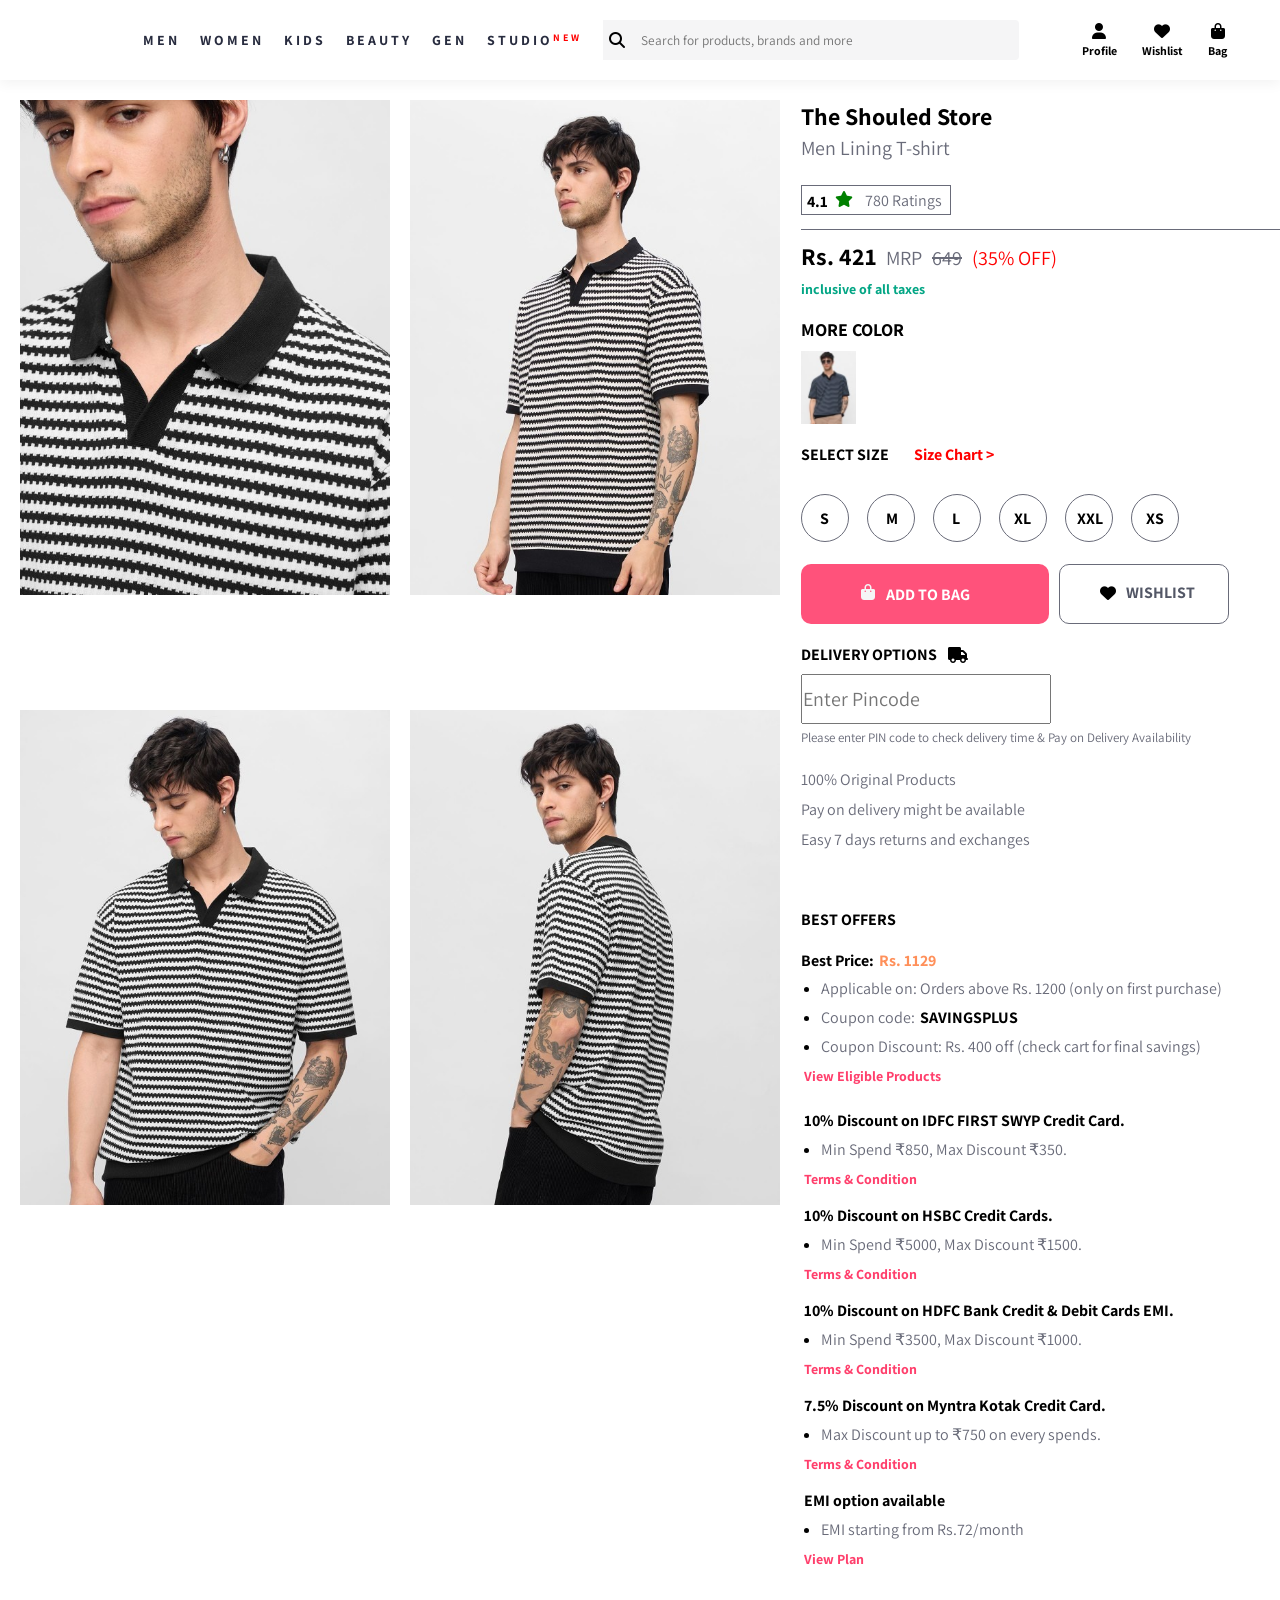
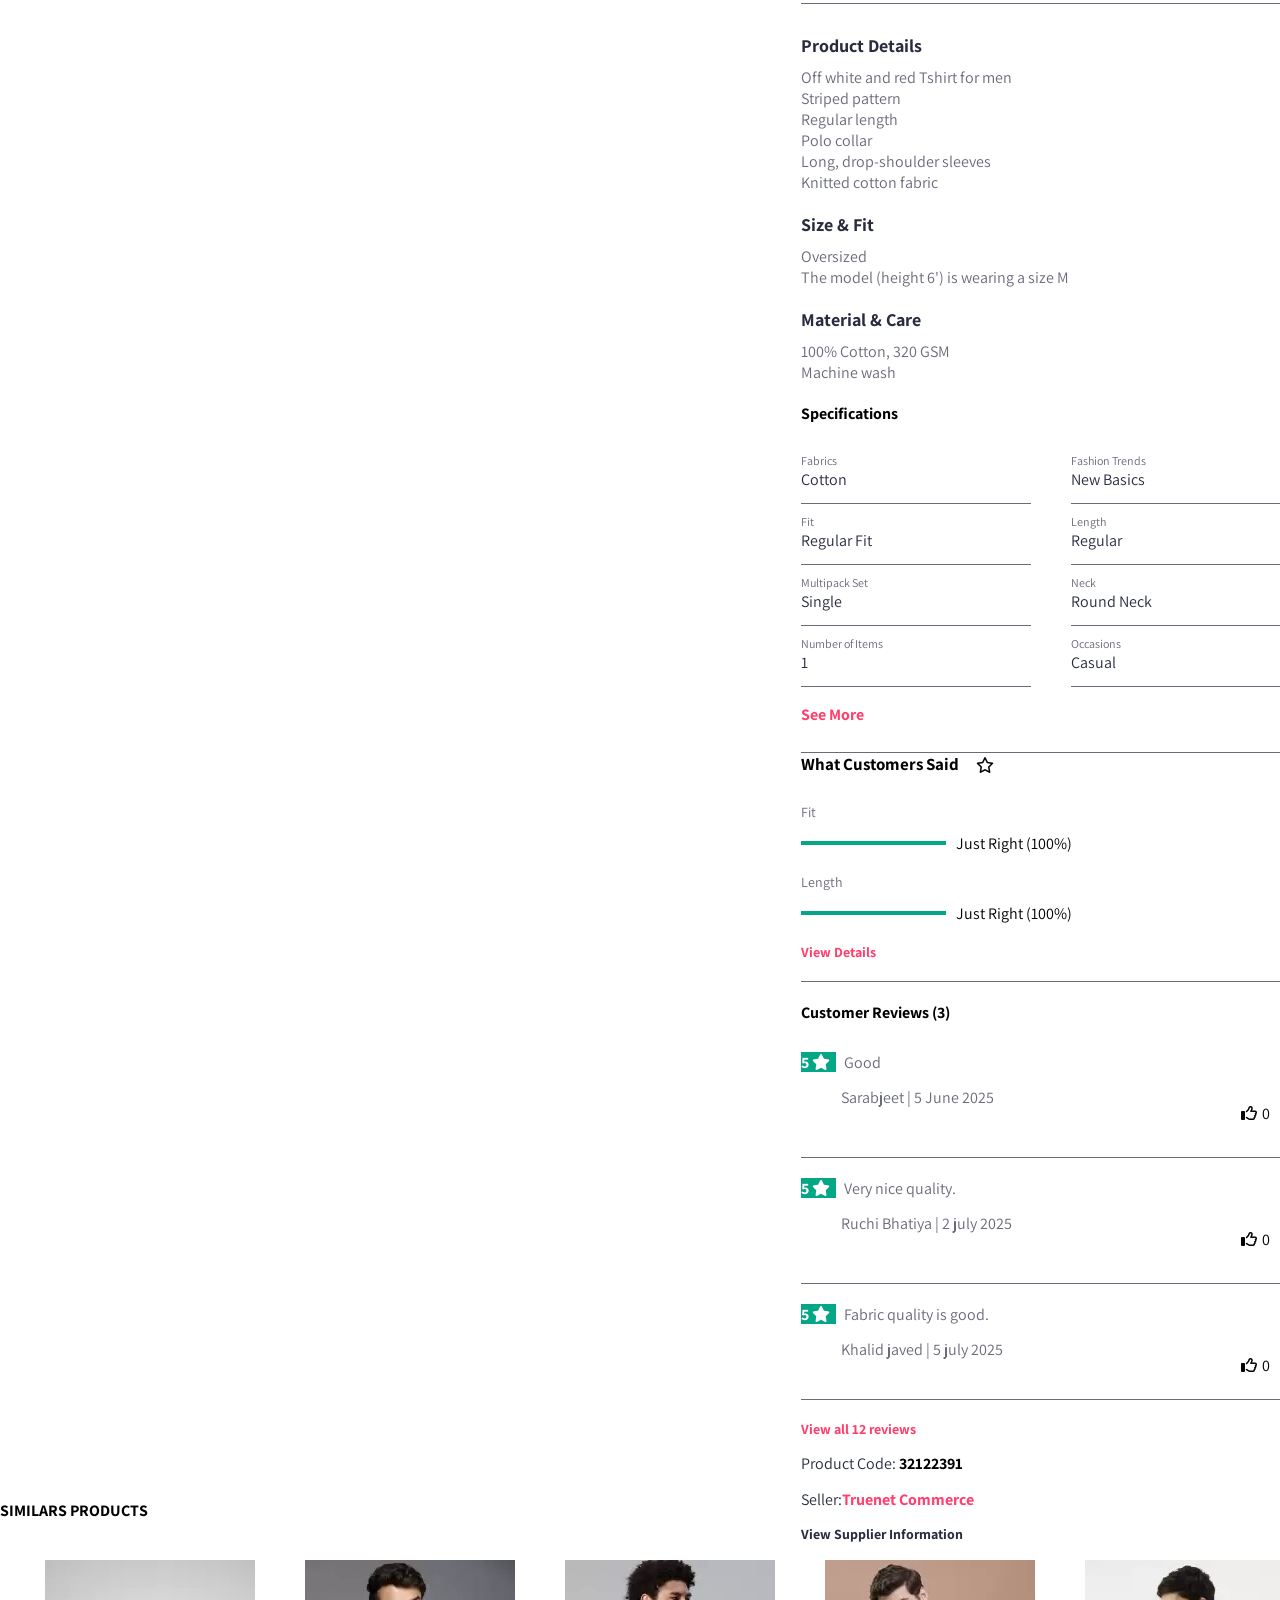
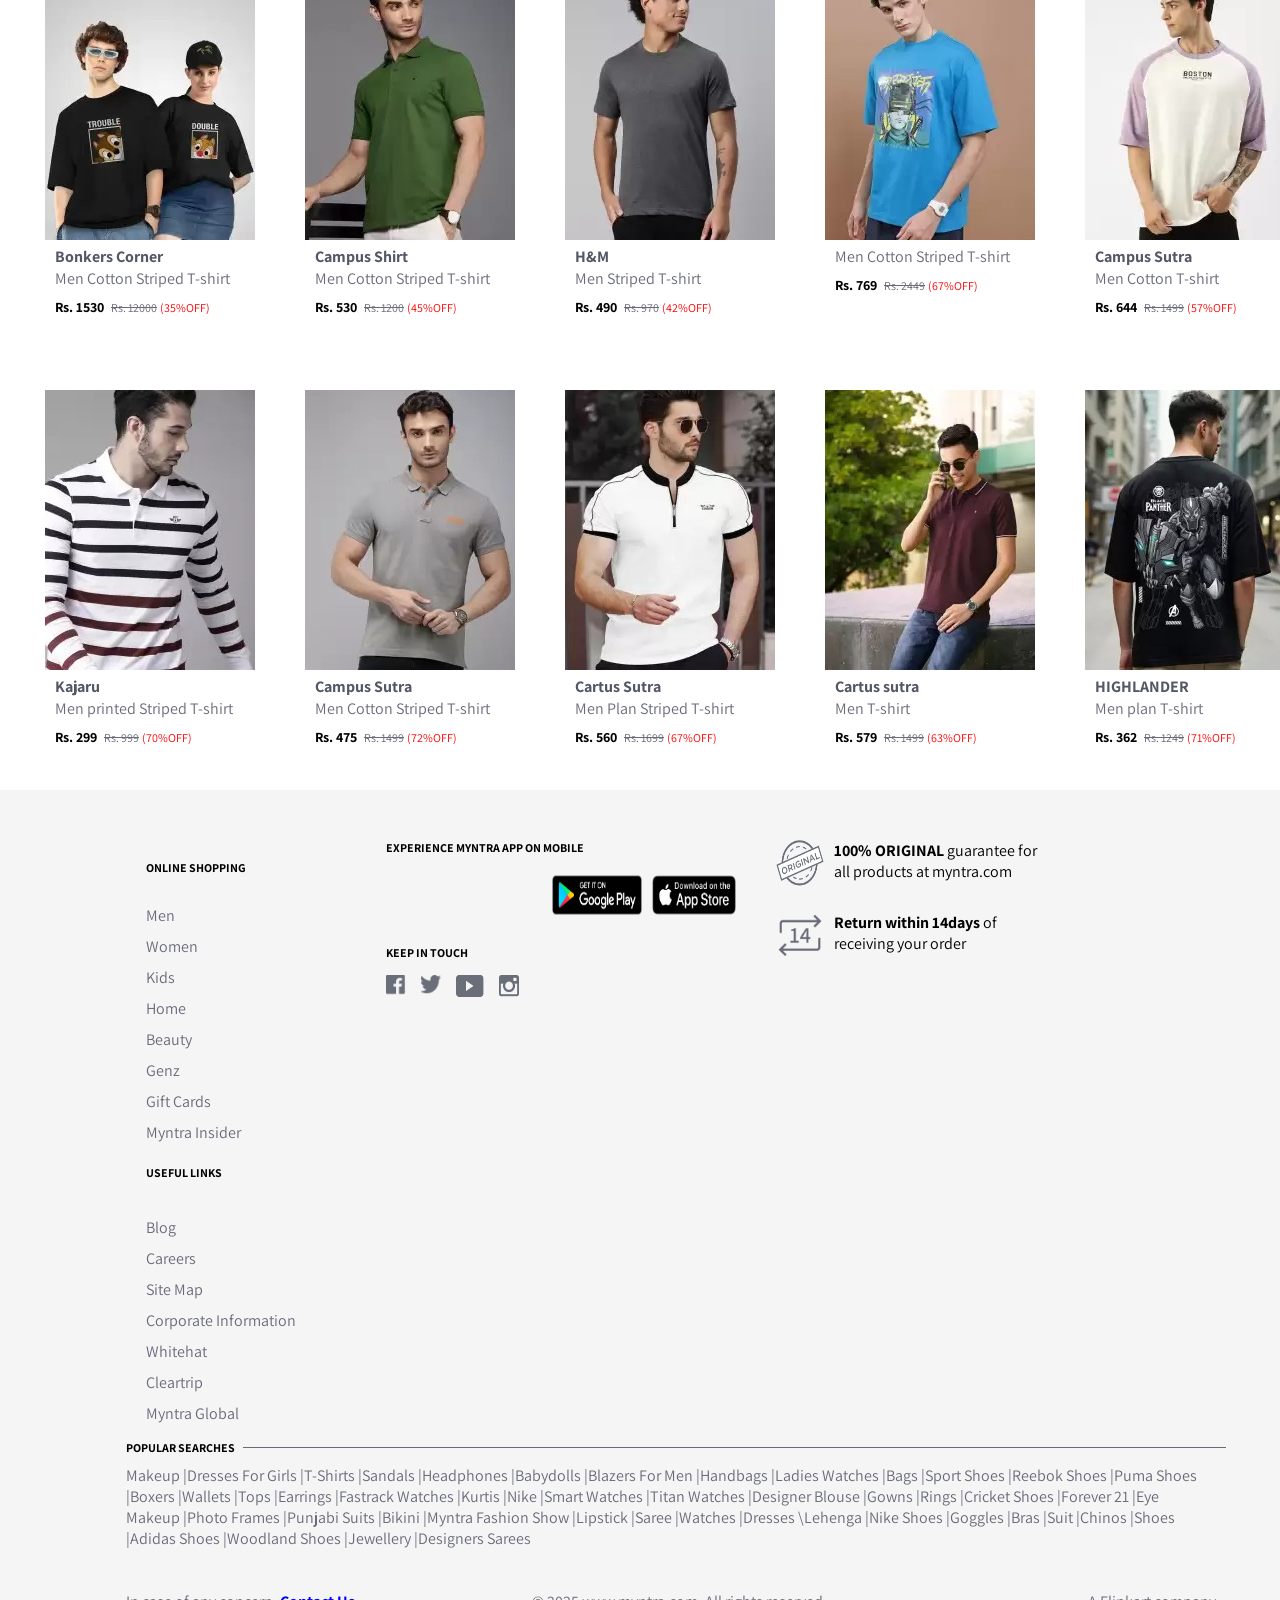
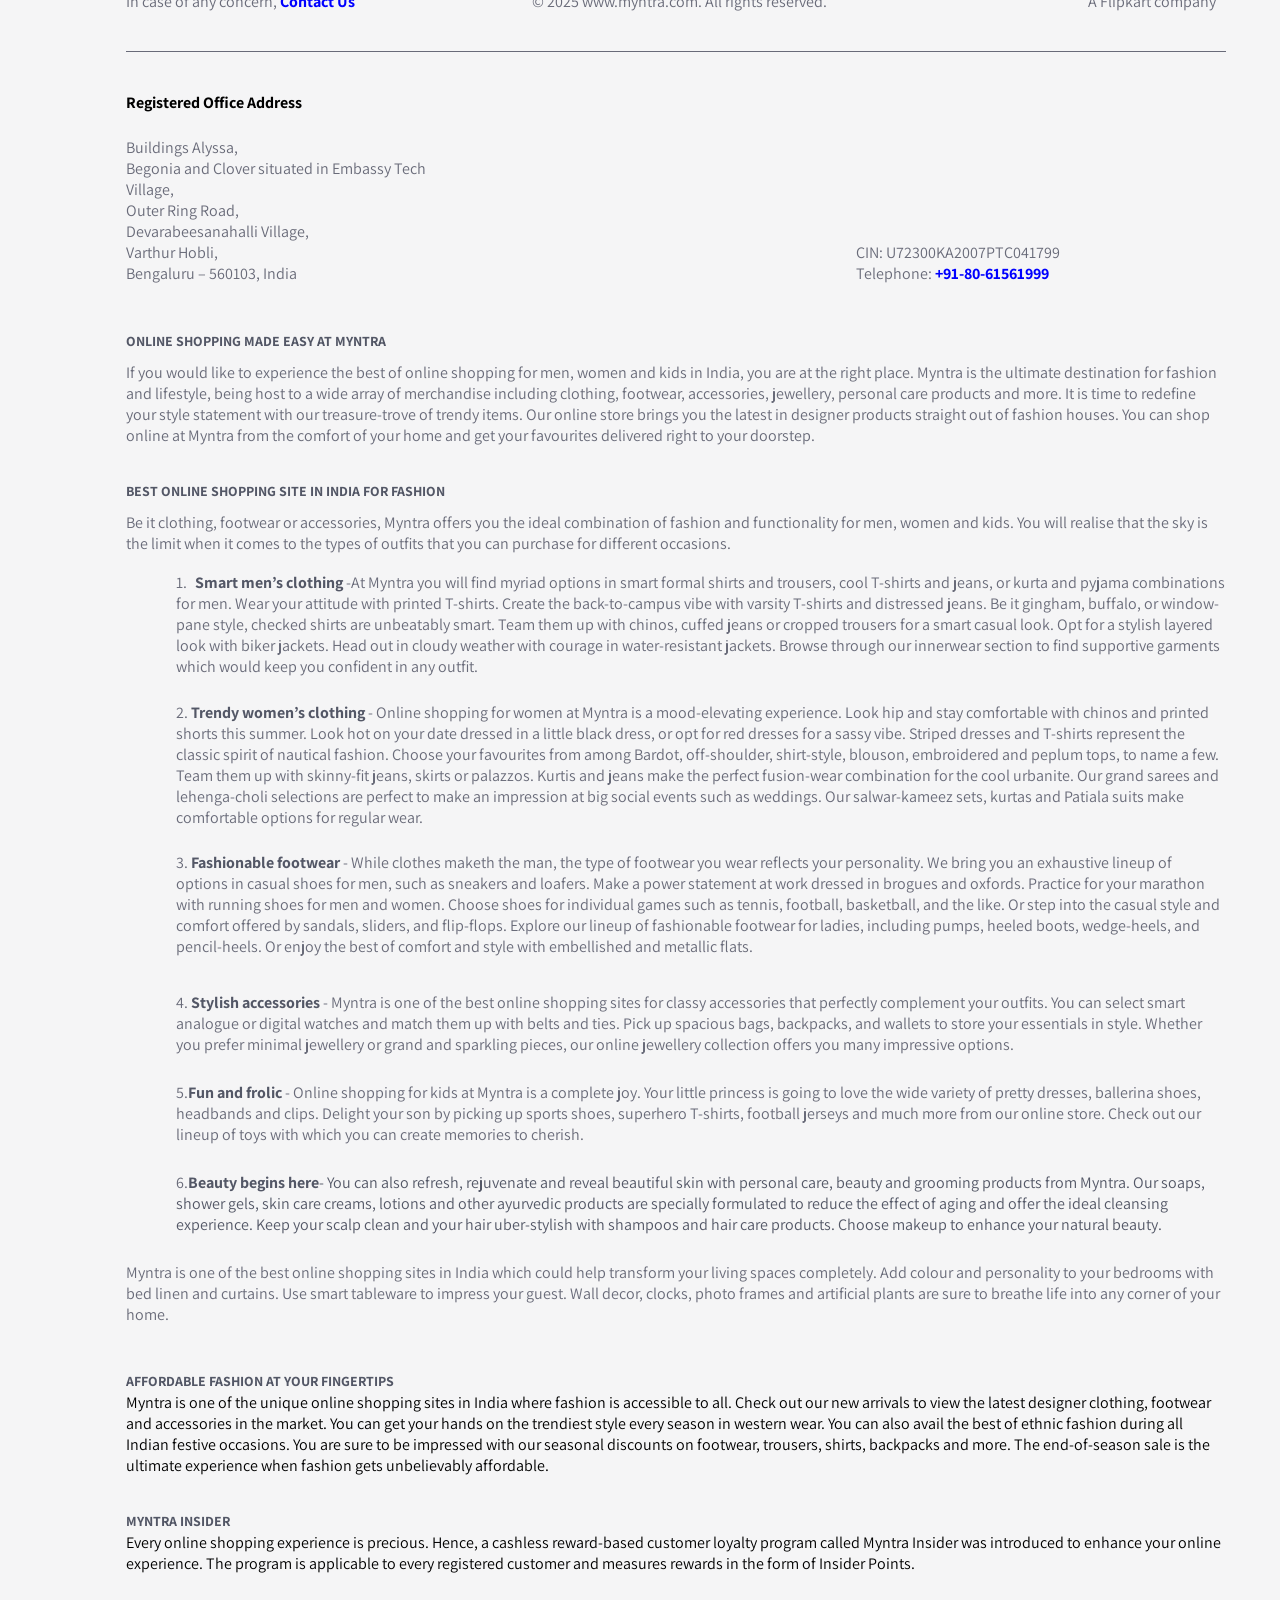
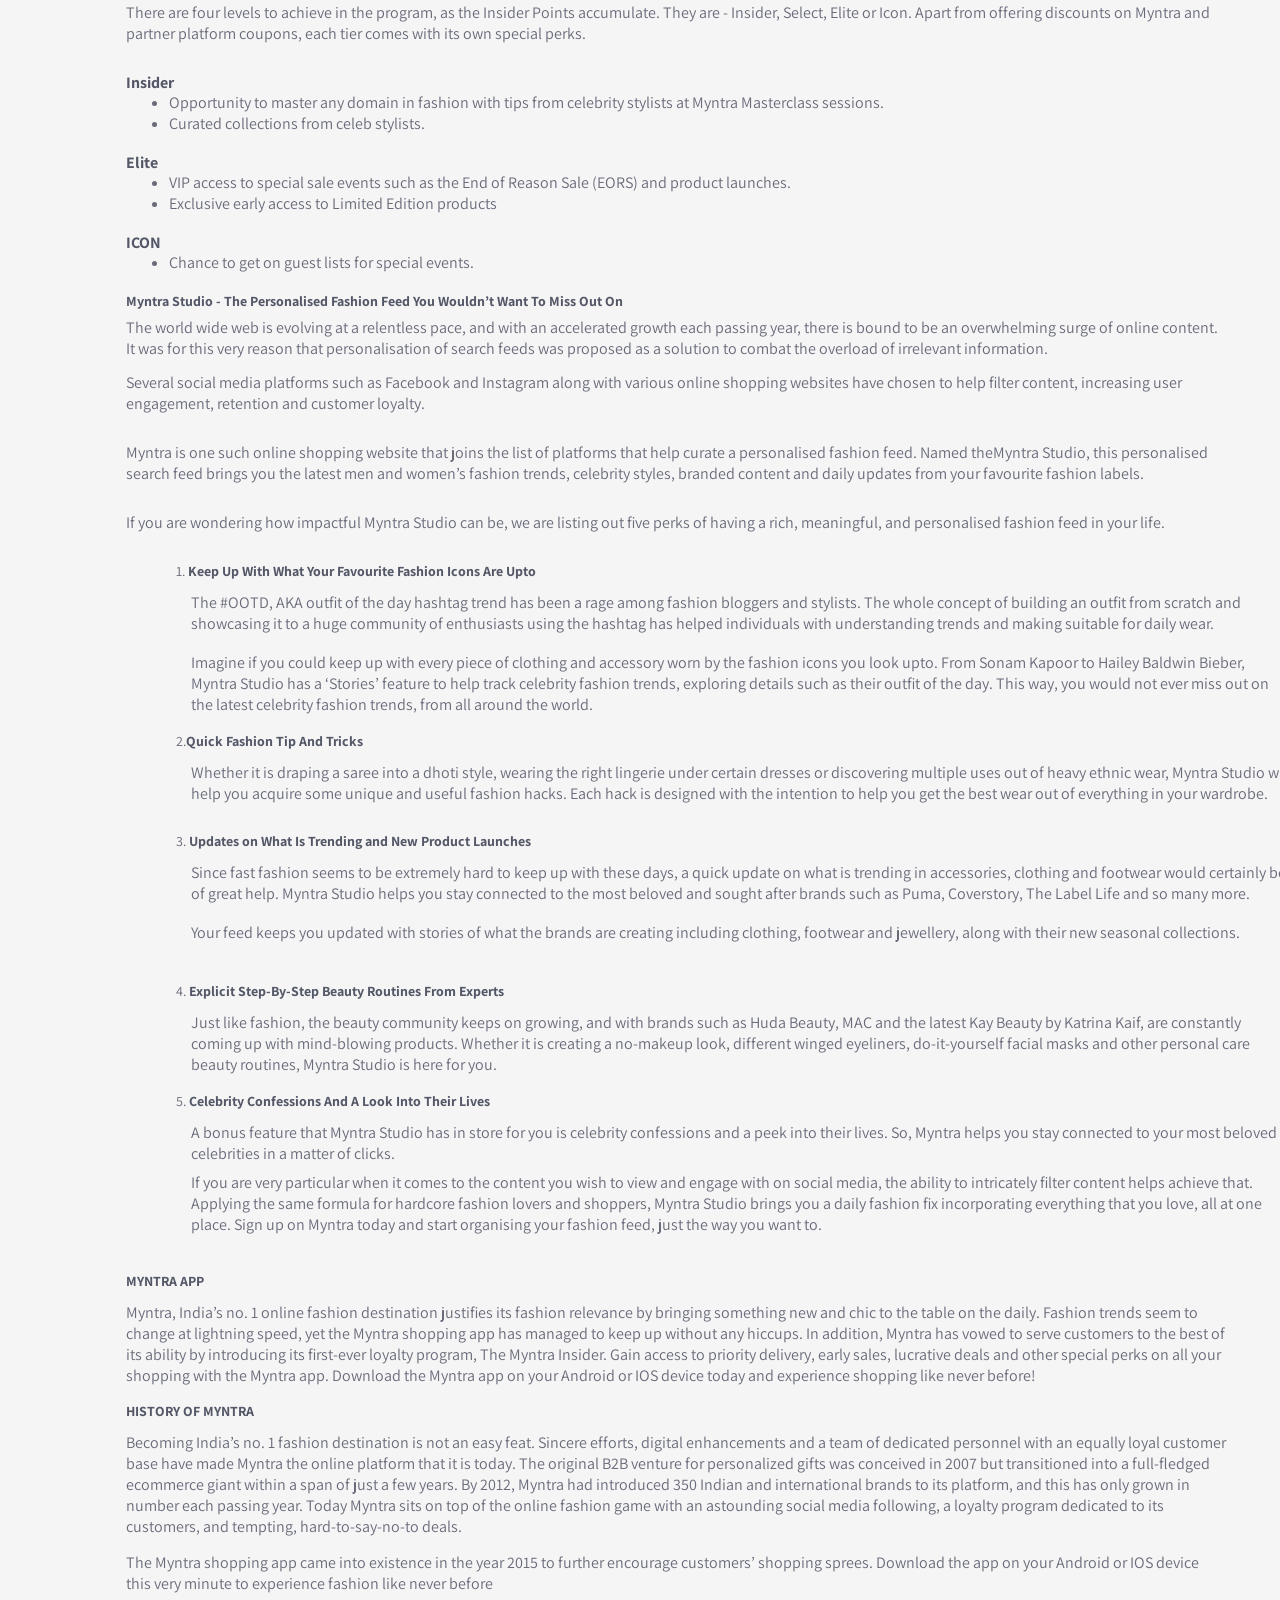
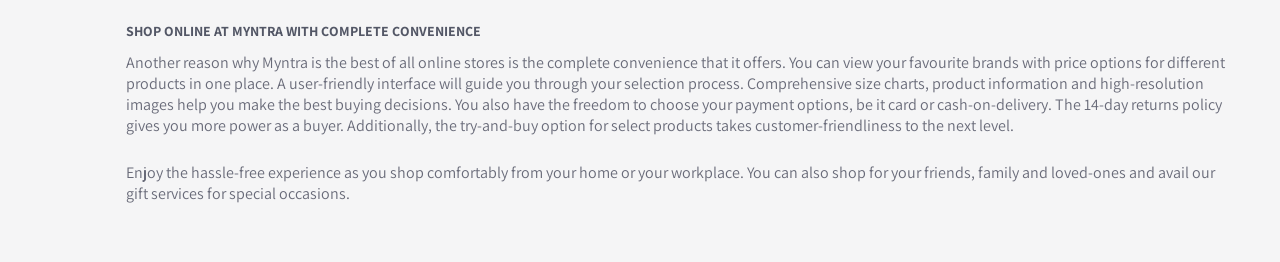
<file: t-shirt-10.html>
<html>
<head>
    <title>Document</title>
    <link rel="stylesheet" href="css/style.css">
    <link rel="stylesheet" href="https://cdnjs.cloudflare.com/ajax/libs/font-awesome/6.7.2/css/all.min.css"  />
</head>
<body>
      <header>
        <div class="container">
            <div class="logo"></div>
            <nav>
                <ul>
                    <li><a href="t-shirt.html">MEN</a></li>
                    <li><a href="">WOMEN</a></li>
                    <li><a href="">KIDS</a></li>
                    <li><a href="">BEAUTY</a></li>
                    <li><a href="">GEN</a></li>
                    <li><a href="">STUDIO <span class="new">NEW</span></a></li>
                </ul>
            </nav>
            <div class="input-section">
                <i class="fa-solid fa-magnifying-glass"></i>
                <input type="text" placeholder="Search for products, brands and more">
            </div>
            <div class="profile-section">
                <div class="inner-card">
                    <i class="fa-solid fa-user"></i>
                    <span>Profile</span>
                </div>
                <div class="inner-card">
                     <i class="fa-solid fa-heart"></i>
                    <span>Wishlist</span>
                </div>
                <div class="inner-card">
                    <i class="fa-solid fa-bag-shopping"></i>
                    <span>Bag</span>
                </div>
            </div>
        </div>
    </header>
    <div class="top-gap"></div>
    <div class="top-t-head"><span style="color: #696b79;">Home/Clothing/Men Clothing/Tshirts/</span><strong>Bonkers Corner Tshirts>More by Bonkers Corner</strong></div>
    <div class="photo-review">
        <div class="left-photo">
            <img src="./images/t-shirt1to10/imgi_20_EHDL7BKx_03fde7f1b29f400ab92e27762c167261.jpg" width="370" height="495" alt="">
            <img src="./images/t-shirt1to10/imgi_21_SkwbZNjg_518522dd12a84d95870848f1d9674012.jpg" width="370" height="495" alt="">
            <img src="./images/t-shirt1to10/imgi_19_LyG8y8ss_69bc88bdd2fd494ea3abc06f9fa5b8d1.jpg" width="370" height="495" alt="">
            <img src="./images/t-shirt1to10/imgi_22_yYTF50t8_0e21edac95254a2799896cf0dd2c0d0a.jpg" width="370" height="495" alt="">
            
            
        </div>
        <div class="right-review">
            <div class="right-content">
                <div class="t-shirt-name">
                    <div class="top-name"><strong>The Shouled Store</strong></div>
                    <div class="middle-name">Men  Lining T-shirt</div>
                    <div class="down-rating" style="display: flex;  width: 150px;
    height: 30px;
    border: 1px black solid;
    border-color: #696b79;
    margin-top: 20px;
    padding-left: 5px;"><span style=" border-color: #696b79; display: flex;">
                        <div class="rating" style=" margin-top: 5px;"><strong>4.1</strong></div>
                        <div class="class1" style="width: 20px; height: 20px; margin-left: 7px; margin-top: 5px;">
                            <i class="fa-solid fa-star" style="color: green;"></i>
                        </div>
                        <div class="border10" style=" height: 20px; border-color: #696b79; margin-left: 6px; margin-top: 4px;"></div>
                        <div class="rating1" style="margin-left: 4px; margin-top: 4px;"><span style="color: #696b79;">780 Ratings</span></div>
                        
                    </div>
                        
                </div>
                <div class="border4"></div>
                <div class="price-box"><strong style="font-size: 24px;">Rs. 421</strong><span style="color: #696b79; font-size: 20px; padding-left: 10px;">MRP</span><span style="text-decoration: line-through; padding-left: 10px; color: #696b79; font-size: 20px;">649</span><span style="color: red; font-size: 20px; padding-left: 10px;">(35% OFF)</span></div>
                <div class="iclusive" style="color: #03a685; font-size: 14px;"><strong>inclusive of all taxes</strong></div>
                <div class="more-color" style="padding-top: 20px; font-size: 18px;"><strong>MORE COLOR</strong></div>
                <div class="pic" style="padding-top: 10px;">
                    <img src="./images/t-shirt1to10/imgi_4_Fja6zhV8_98d258acb681419b8ebddd29aa0acd5b.jpg" width="55" height="73" alt="">
                </div>
                <div class="select-size"><strong style="font-size: 16px;">SELECT SIZE</strong><span style="color: red; font-size: 16px; padding-left: 25px; font-weight: 700;">Size Chart ></span></div>
                <div class="size">
                    <div class="radius1"><strong>S</strong></div>
                    <div class="radius2"><strong>M</strong></div>
                    <div class="radius3"><strong>L</strong></div>
                    <div class="radius4"><strong>XL</strong></div>
                    <div class="radius5"><strong>XXL</strong></div>
                    <div class="radius6"><strong>XS</strong></div>
                </div>
                <div class="add-wish">
                  <div class="add">
                    <div class="shop1" style="width: 20px; height: 20px;  margin-top: 20px; margin-left: 60px;">
                        <i class="fa-solid fa-bag-shopping"></i>
                    </div>
                    <div class="add-to-bag" style="margin-top: 20px; margin-left: 5px;"><strong style="color: white;">ADD TO BAG</strong></div>
                  </div>
                  <div class="wish">
                    <i class="fa-solid fa-heart" style="margin-top: 20px; margin-left: 40px; "></i>
                    <div class="wishlist-w" style=" margin-left: 10px; margin-top: 17px;"><strong style="color: #535766;">WISHLIST</strong></div>
                
                  </div>
                </div>
                <div class="delivery">
                    <div class="delivery-head" style="width: 147px; height: 30px;"><strong>DELIVERY OPTIONS</strong></div>
                    <div class="d" style="width: 20px; height: 20px;  margin-top: 3px;">
                        <i class="fa-solid fa-truck"></i>
                    </div>
                </div>
                <div class="enter-pincode">
                    <input style="width: 250px; height: 50px; font-size: 20px;" type="text" placeholder="Enter Pincode">
                </div>
                
                <div class="pincode-text">Please enter PIN code to check delivery time & Pay on Delivery Availability</div>
                <div class="cod">
                    <div class="cod1">100% Original Products</div>
                    <div class="cod2">Pay on delivery might be available</div>
                    <div class="cod3">Easy 7 days returns and exchanges</div>
                </div>
                <div class="best-offer"><strong style="font-size: 16px;">BEST OFFERS</strong></div>
                <div class="best-prize">
                    <div class="best-prize-head"><strong>Best Price:</strong><span style="color: #ff905a; padding-left: 5px;"><strong>Rs. 1129</strong></span></div>
                    <ul>
                        <li style=" list-style: disc; margin-left: 20px; margin-top: 8px;"><span style="color: #696b79;">Applicable on: Orders above Rs. 1200 (only on first purchase)</span></li>
                        <li style=" list-style: disc; margin-left: 20px; margin-top: 8px;"><span style="color: #696b79;">Coupon code:</span><strong style="padding-left: 5px;">SAVINGSPLUS</strong></li>
                        <li style=" list-style: disc; margin-left: 20px; margin-top: 8px;"><span style="color: #696b79;">Coupon Discount: Rs. 400 off (check cart for final savings)</span></li>
                        <div class="eligible" style="color: #ff3f6c; font-size: 14px; margin-top: 10px; padding-left: 3px;"><strong>View Eligible Products</strong></div>
                    </ul>
                </div>
                <div class="10-discount" style="margin-top: 10px; padding-left: 3px;"><strong>10% Discount on IDFC FIRST SWYP Credit Card.</strong></div>
                <ul>
                    <li style=" list-style: disc; margin-left: 20px; margin-top: 8px;"><span style="color: #696b79;">Min Spend ₹850, Max Discount ₹350.</span></li>
                    <div class="term" style="color: #ff3f6c; font-size: 14px; margin-top: 10px; padding-left: 3px;"><strong>Terms & Condition</strong></div>
                </ul>
                 <div class="10-discount" style="margin-top: 17px; padding-left: 3px;"><strong>10% Discount on HSBC Credit Cards.</strong></div>
                <ul>
                    <li style=" list-style: disc; margin-left: 20px; margin-top: 8px;"><span style="color: #696b79;">Min Spend ₹5000, Max Discount ₹1500.</span></li>
                    <div class="term" style="color: #ff3f6c; font-size: 14px; margin-top: 10px; padding-left: 3px;"><strong>Terms & Condition</strong></div>
                </ul>
                 <div class="10-discount" style="margin-top: 17px; padding-left: 3px;"><strong>10% Discount on HDFC Bank Credit & Debit Cards EMI.</strong></div>
                <ul>
                    <li style=" list-style: disc; margin-left: 20px; margin-top: 8px;"><span style="color: #696b79;">Min Spend ₹3500, Max Discount ₹1000.</span></li>
                    <div class="term" style="color: #ff3f6c; font-size: 14px; margin-top: 10px; padding-left: 3px;"><strong>Terms & Condition</strong></div>
                </ul>
                 <div class="10-discount" style="margin-top: 17px; padding-left: 3px;"><strong>7.5% Discount on Myntra Kotak Credit Card.</strong></div>
                <ul>
                    <li style=" list-style: disc; margin-left: 20px; margin-top: 8px;"><span style="color: #696b79;">Max Discount up to ₹750 on every spends.</span></li>
                    <div class="term" style="color: #ff3f6c; font-size: 14px; margin-top: 10px; padding-left: 3px;"><strong>Terms & Condition</strong></div>
                </ul>
                 <div class="10-discount" style="margin-top: 17px; padding-left: 3px;"><strong>EMI option available</strong></div>
                <ul>
                    <li style=" list-style: disc; margin-left: 20px; margin-top: 8px;"><span style="color: #696b79;">EMI starting from Rs.72/month</span></li>
                    <div class="term" style="color: #ff3f6c; font-size: 14px; margin-top: 10px; padding-left: 3px;"><strong>View Plan</strong></div>
                </ul>
                <div class="border6" style="border-bottom: 1px black solid; border-color: #696b79; margin-top: 35px;"></div>
                <div class="product-details" style="margin-top: 30px; "><strong style="color: #282c3f; font-size: 18px;">Product Details</strong></div>
                <div class="product-text" style="color: #696b79; margin-top: 10px;">Off white and red Tshirt for men <br>
Striped pattern <br>
Regular length <br>
Polo collar <br>
Long, drop-shoulder sleeves <br>
Knitted cotton fabric</div>
              <div class="size-fit" style="margin-top: 20px; "><strong style="color: #282c3f; font-size: 18px;">Size & Fit</strong></div>
            <div class="size-text" style="color: #696b79; margin-top: 10px;">Oversized <br>
The model (height 6') is wearing a size M</div>
            <div class="size-fit" style="margin-top: 20px; "><strong style="color: #282c3f; font-size: 18px;">Material & Care</strong></div>
            <div class="size-text" style="color: #696b79; margin-top: 10px;">100% Cotton, 320 GSM <br>Machine wash</div>
            <div class="specifi"><strong>Specifications</strong></div>
            <div class="s-left-right">
                <div class="left-s">
                    <div class="text1">
                        <div class="text-head">Fabrics</div>
                        <div class="text-content">Cotton</div>
                    </div>
                    <div class="border7" style="border-bottom: 1px black solid; border-color: #696b79;"></div>
                    <div class="text1" style="margin-top: 10px;">
                        <div class="text-head">Fit</div>
                        <div class="text-content">Regular Fit</div>
                    </div>
                    <div class="border7" style="border-bottom: 1px black solid; border-color: #696b79;"></div>
                     <div class="text1" style="margin-top: 10px;">
                        <div class="text-head">Multipack Set</div>
                        <div class="text-content">Single</div>
                    </div>
                    <div class="border7" style="border-bottom: 1px black solid; border-color: #696b79;"></div>
                     <div class="text1" style="margin-top: 10px;">
                        <div class="text-head">Number of Items</div>
                        <div class="text-content">1</div>
                    </div>
                    <div class="border7" style="border-bottom: 1px black solid; border-color: #696b79;"></div>
                    <div class="see-more" style="color: #ff3f6c;  margin-top: 17px;"><strong>See More</strong></div>
                </div>
                <div class="right-s">
                        <div class="text1">
                        <div class="text-head">Fashion Trends</div>
                        <div class="text-content">New Basics</div>
                    </div>
                    <div class="border7" style="border-bottom: 1px black solid; border-color: #696b79;"></div>
                    <div class="text1" style="margin-top: 10px;">
                        <div class="text-head">Length</div>
                        <div class="text-content">Regular</div>
                    </div>
                    <div class="border7" style="border-bottom: 1px black solid; border-color: #696b79;"></div>
                     <div class="text1" style="margin-top: 10px;">
                        <div class="text-head">Neck</div>
                        <div class="text-content">Round Neck</div>
                    </div>
                    <div class="border7" style="border-bottom: 1px black solid; border-color: #696b79;"></div>
                     <div class="text1" style="margin-top: 10px;">
                        <div class="text-head">Occasions</div>
                        <div class="text-content">Casual</div>
                    </div>
                    <div class="border7" style="border-bottom: 1px black solid; border-color: #696b79;"></div>
                </div>
                </div>
                                
                 <div class="rating3">
                    <div class="rating3-head"><strong>What Customers Said</strong></div>
                    <div class="star">
                        <i class="fa-regular fa-star"></i>
                    </div>
                   
                 </div>
                  <div class="fit" style="width: 70px; height: 30px;font-size: 14px; margin-top: 20px; color: #696b79;">Fit</div>
                  <div class="fit-l" style="width: 300px; height: 20px; display: flex;">
                    <div class="fit-l-2" style="width: 300px; height: 4px; background-color: #03a685; margin-top: 8px;"></div>
                    <div class="fit-l-text" style="width: 300px; height: 20px; margin-left: 10px;">Just Right (100%)</div>
                  </div>
                   <div class="fit" style="width: 70px; height: 30px; font-size: 14px; margin-top: 20px; color: #696b79;">Length</div>
                  <div class="fit-l" style="width: 300px; height: 20px; display: flex;">
                    <div class="fit-l-2" style="width: 300px; height: 4px; background-color: #03a685; margin-top: 8px;"></div>
                    <div class="fit-l-text" style="width: 300px; height: 20px;  margin-left: 10px;">Just Right (100%)</div>
                  </div>
                  <div class="view-d" style="color: #ff3f6c; margin-top: 20px; font-size: 14px;"><strong>View Details</strong></div>
                  <div class="border12" style="width: 500px; margin-top: 20px; border-bottom: 1px black solid; border-color: #696b79;"></div>
                  <div class="cust" style="width: 300px; height: 50px;  margin-top: 20px;">
                    <div class="cust-h" style="width: 200px; height: 30px;"><strong>Customer Reviews (3)</strong></div>
                  </div>
                  <div class="g" style="width: 300px; height: 25px;  display: flex;">
                    <div class="g1" style="width: 35px; height: 20px; background-color: #03a685; color: white;"><strong>5</strong>
                    <i class="fa-solid fa-star" style="color: white;"></i></div>
                    <div class="g2" style="width: 200px; height: 30px; margin-left: 8px; color: #696b79;">Good</div>
                  </div>
                  <div class="name" style="width: 530px; height: 50px; margin-top: 10px; display: flex;">
                    <div class="n1" style="width: 300px; height: 30px;  color: #696b79; padding-left: 40px;">Sarabjeet | 5 June 2025</div>
                    <div class="like" style="width: 15px; height: 15px;  margin-left: 140px; margin-top: 18px;">
                        <i class="fa-regular fa-thumbs-up"><span style="margin-left: 5px;">0</span></i>
                    </div>

                  </div>
                  <div class="border13" style="width: 500px; margin-top: 20px; border-bottom: 1px black solid; border-color: #696b79;"></div>
                   <div class="g" style="width: 300px; height: 25px;  display: flex; margin-top: 20px;">
                    <div class="g1" style="width: 35px; height: 20px; background-color: #03a685; color: white;"><strong>5</strong>
                    <i class="fa-solid fa-star" style="color: white;"></i></div>
                    <div class="g2" style="width: 200px; height: 30px; margin-left: 8px; color: #696b79;">Very nice quality.</div>
                  </div>
                  <div class="name" style="width: 530px; height: 50px; margin-top: 10px; display: flex;">
                    <div class="n1" style="width: 300px; height: 30px;  color: #696b79; padding-left: 40px;">Ruchi Bhatiya | 2 july 2025</div>
                    <div class="like" style="width: 15px; height: 15px;  margin-left: 140px; margin-top: 18px;">
                        <i class="fa-regular fa-thumbs-up"><span style="margin-left: 5px;">0</span></i>
                    </div>
                  </div>
                  <div class="border13" style="width: 500px; margin-top: 20px; border-bottom: 1px black solid; border-color: #696b79;"></div>
                   <div class="g" style="width: 300px; height: 25px;  display: flex; margin-top: 20px;">
                    <div class="g1" style="width: 35px; height: 20px; background-color: #03a685; color: white;"><strong>5</strong>
                    <i class="fa-solid fa-star" style="color: white;"></i></div>
                    <div class="g2" style="width: 200px; height: 30px; margin-left: 8px; color: #696b79;">Fabric quality is good.</div>
                  </div>
                  <div class="name" style="width: 530px; height: 50px; margin-top: 10px; display: flex; ">
                    <div class="n1" style="width: 300px; height: 30px;  color: #696b79; padding-left: 40px;">Khalid javed | 5 july 2025</div>
                    <div class="like" style="width: 15px; height: 15px;  margin-left: 140px; margin-top: 18px;">
                        <i class="fa-regular fa-thumbs-up"><span style="margin-left: 5px;">0</span></i>
                    </div>

                  </div>
                   <div class="border13" style="width: 500px; margin-top: 10px; border-bottom: 1px black solid; border-color: #696b79;"></div>
                   <div class="view-all" style="margin-top: 20px;"><strong style="color: #ff3f6c; font-size: 14px;">View all 12 reviews</strong></div>
                   <div class="code" style="margin-top: 15px;"><span style="font-size: 16px; color: #282c3f;">Product Code: </span><strong>32122391</strong></div>
                   <div class="seller" style="margin-top: 15px;"><span style="font-size: 16px; color: #282c3f;">Seller:</span><strong style="color: #ff3f6c; font-size: 16px;">Truenet Commerce</strong></div>
                   <div class="view-s" style="margin-top: 15px;"><strong style="font-size: 14px; color: rgb(40, 44, 63);">View Supplier Information</strong></div>  
                  </div>
                  <!-- <div class="rating-box"> -->
                        <!-- <div class="left-r" style="display: flex;"> -->
                            <!-- <div class="left-r1" style="width: 50px; height: 50px; border: 1px black solid; font-size: 48px; margin-top: 40px; margin-left: 30px; color: #282c3f;">4.2</div> -->
                            <!-- <div class="star2" style="width: 30px; height: 30px; border: 1px black solid; margin-top: 60px; margin-left: 20px;"> -->
                                <!-- <i class="fa-solid fa-star" style="color: #14958f;"></i> -->
                            <!-- </div> -->
                        <!-- </div> -->
                        <!-- <div class="border-r" style="height: 100px; margin-left: 50px; border: 1px black solid; border-color: #696b79; margin-top: 25px;"></div> -->
                        <!-- <div class="right-r"> -->
                            <!-- <div class="box1" style="width: 200px; height: 20px; border: 1px #14958f solid; margin-top: 25px; display: flex;"> -->
                                <!-- <div class="box-text" style="width: 15px; height: 15px; border: 1px black solid; color: #696b79; font-size: 20px; margin-bottom: 2px;">5</div> -->
                                <!-- <i class="fa-solid fa-star" style="color: grey;" style="margin-top: 5px; width: 100%; height: 100%;"></i> -->
                                <!-- <div class="border-line" style="width: 120px; height: 3px; background-color: grey; margin-top: 8px;"> -->
                                    <!-- <div class="border-l1" style="width: 100px; height: 3px;background-color: #14958f; "></div> -->
                                <!-- </div> -->
                                <!-- <div class="r-t" >14</div> -->
                            <!-- </div> -->
                             <!-- <div class="box1" style="width: 200px; height: 20px; border: 1px #14958f solid; margin-top: 5px; display: flex;"> -->
                                <!-- <div class="box-text" style="width: 15px; height: 15px; border: 1px black solid; color: #696b79; font-size: 20px; margin-bottom: 2px;">5</div> -->
                                <!-- <i class="fa-solid fa-star" style="color: grey;" style="margin-top: 5px; width: 100%; height: 100%;"></i> -->
                                <!-- <div class="border-line" style="width: 120px; height: 3px; background-color: grey; margin-top: 8px;"> -->
                                    <!-- <div class="border-l1" style="width: 100px; height: 3px;background-color: #14958f; "></div> -->
                                <!-- </div> -->
                                <!-- <div class="r-t" >14</div> -->
                            <!-- </div> -->
                        </div>
                    </div>
                    <!-- <div class="r-text" style="width: 200px; height: 15px; border: 1px green solid; padding-left: 30px;">17 Verified Buyers</div> -->
            </div>
                
                
            </div>


            </div>
        </div>
    </div>
     <div class="s-p" style="width: 1350px; height: 40px; margin-left: 27px; margin: auto"><strong>SIMILARS PRODUCTS</strong></div>
      <div class="f-images">
        <div class="f-img">
             <a class="box" href="t-shirt link.html" target="_blank">  
                                <div class="image">
                                        <img src="./images/t-shirt1to10/imgi_98_hw1Z8FKe_20918f8de6fa41d29aaef15a0c4ba48a.jpg" width="100%" height="100%" alt="">
                                </div>
                                <div class="down-box">
                                        <div class="down-heading"><strong style="color: #535766;">Bonkers Corner</strong></div>
                                        <div class="down-text" style="color: #696b79;">Men Cotton Striped  T-shirt</div>
                                        <div class="down-price"><strong style="font-size: 14px;">Rs. 1530</strong><span style="color: #696b79; text-decoration: line-through; margin-left: 7px; font-size: 12px; ">Rs. 12000</span> <span style="color: red; font-size: 12px;">(35%OFF)</span></div> 
                                </div>
                                         <a class="box" href="t-shirt link.html" target="_blank">  
                                <div class="image">
                                        <img src="./images/t-shirt1to10/imgi_99_oVVkv8FP_6072a02fe2f44fdba5b5ec9dce605e6a.jpg" width="100%" height="100%" alt="">
                                </div>
                                
                                <div class="down-box">
                                        <div class="down-heading"><strong style="color: #535766;">Campus Shirt</strong></div>
                                        <div class="down-text" style="color: #696b79;">Men Cotton Striped  T-shirt</div>
                                        <div class="down-price"><strong style="font-size: 14px;">Rs. 530</strong><span style="color: #696b79; text-decoration: line-through; margin-left: 7px; font-size: 12px; ">Rs. 1200</span> <span style="color: red; font-size: 12px;">(45%OFF)</span></div> 
                                                 
                                </div>
                                             <a class="box" href="t-shirt link.html" target="_blank">  
                                <div class="image">
                                        <img src="./images/t-shirt1to10/imgi_95_7a4e30f1-809f-4111-9991-6fd07d8832e21663221355704LevisMenCharcoalGreySolidRoundNeckLoungeT-shirts1.jpg" width="100%" height="100%" alt="">
                                </div>
                                
                                <div class="down-box">
                                        <div class="down-heading"><strong style="color: #535766;">H&M</strong></div>
                                        <div class="down-text" style="color: #696b79;">Men  Striped  T-shirt</div>
                                        <div class="down-price"><strong style="font-size: 14px;">Rs. 490</strong><span style="color: #696b79; text-decoration: line-through; margin-left: 7px; font-size: 12px; ">Rs. 970</span> <span style="color: red; font-size: 12px;">(42%OFF)</span></div> 
                                </div>
                                             <a class="box" href="t-shirt link.html" target="_blank">  
                                <div class="image">
                                        <img src="./images/t-shirt1to10/imgi_80_16297735-6b15-4ad4-9386-fe488744b63c1696005850769HIGHLANDERUnisexBluePrintedAppliqueT-shirt1.jpg" width="100%" height="100%" alt="">

                                        <div class="down-text" style="color: #696b79;">Men Cotton Striped  T-shirt</div>
                                        <div class="down-price"><strong style="font-size: 14px;">Rs. 769</strong><span style="color: #696b79; text-decoration: line-through; margin-left: 7px; font-size: 12px; ">Rs. 2449</span> <span style="color: red; font-size: 12px;">(67%OFF)</span></div> 
                                </div>
                                             <a class="box" href="t-shirt link.html" target="_blank">  
                                <div class="image">
                                        <img src="./images/t-shirt1to10/imgi_83_b227c67c-1c43-4161-87c2-a1807a43f7571677825393422ManiacMenPurpleTypographyPrintedBoxyT-shirt1.jpg" width="100%" height="100%" alt="">
                                </div>
                               
                                <div class="down-box">
                                        <div class="down-heading"><strong style="color: #535766;">Campus Sutra</strong></div>
                                        <div class="down-text" style="color: #696b79;">Men Cotton   T-shirt</div>
                                        <div class="down-price"><strong style="font-size: 14px;">Rs. 644</strong><span style="color: #696b79; text-decoration: line-through; margin-left: 7px; font-size: 12px; ">Rs. 1499</span> <span style="color: red; font-size: 12px;">(57%OFF)</span></div> 
                                </div>
                                             <a class="box" href="t-shirt link.html" target="_blank">  
                                <div class="image">
                                        <img src="./images/t-shirt1to10/imgi_86_36395020-ff4d-44ab-a5e6-3a435d37f66b1615962819189-Roadster-Men-White--Navy-Blue-Striped-Polo-Collar-T-shirt-28-1.jpg" width="100%" height="100%" alt="">
                                </div>
                               
                                <div class="down-box">
                                        <div class="down-heading"><strong style="color: #535766;">Kajaru</strong></div>
                                        <div class="down-text" style="color: #696b79;">Men printed Striped  T-shirt</div>
                                        <div class="down-price"><strong style="font-size: 14px;">Rs. 299</strong><span style="color: #696b79; text-decoration: line-through; margin-left: 7px; font-size: 12px; ">Rs. 999</span> <span style="color: red; font-size: 12px;">(70%OFF)</span></div> 
                                </div>
                                             <a class="box" href="t-shirt link.html" target="_blank">  
                                <div class="image">
                                        <img src="./images/t-shirt1to10/imgi_87_26804933-b9f0-4b80-b600-2f7c949d842f1716961898420-US-Polo-Assn-Denim-Co-Men-Tshirts-8431716961897973-1.jpg" width="100%" height="100%" alt="">
                                </div>

                                <div class="down-box">
                                        <div class="down-heading"><strong style="color: #535766;">Campus Sutra</strong></div>
                                        <div class="down-text" style="color: #696b79;">Men Cotton Striped  T-shirt</div>
                                        <div class="down-price"><strong style="font-size: 14px;">Rs. 475</strong><span style="color: #696b79; text-decoration: line-through; margin-left: 7px; font-size: 12px; ">Rs. 1499</span> <span style="color: red; font-size: 12px;">(72%OFF)</span></div> 
                                </div>
                                             <a class="box" href="t-shirt link.html" target="_blank">  
                                <div class="image">
                                        <img src="./images/t-shirt1to10/imgi_88_YalTZaW7_88a381e960c1425297da4caee1552ea9.jpg" width="100%" height="100%" alt="">
                                </div>
                                
                                <div class="down-box">
                                        <div class="down-heading"><strong style="color: #535766;">Cartus Sutra</strong></div>
                                        <div class="down-text" style="color: #696b79;">Men Plan Striped  T-shirt</div>
                                        <div class="down-price"><strong style="font-size: 14px;">Rs. 560</strong><span style="color: #696b79; text-decoration: line-through; margin-left: 7px; font-size: 12px; ">Rs. 1699</span> <span style="color: red; font-size: 12px;">(67%OFF)</span></div> 
                                </div>
                                             <a class="box" href="t-shirt link.html" target="_blank">  
                                <div class="image">
                                        <img src="./images/t-shirt1to10/imgi_96_8263de83-b3ac-4c3d-85e0-3018678523461703138362260LouisPhilippeJeansPoloCollarSlimFitT-shirt1.jpg" width="100%" height="100%" alt="">
                                </div>
                               
                                <div class="down-box">
                                        <div class="down-heading"><strong style="color: #535766;">Cartus sutra</strong></div>
                                        <div class="down-text" style="color: #696b79;">Men   T-shirt</div>
                                        <div class="down-price"><strong style="font-size: 14px;">Rs. 579</strong><span style="color: #696b79; text-decoration: line-through; margin-left: 7px; font-size: 12px; ">Rs. 1499</span> <span style="color: red; font-size: 12px;">(63%OFF)</span></div> 
                                </div>
                                             <a class="box" href="t-shirt link.html" target="_blank">  
                                <div class="image">
                                        <img src="./images/t-shirt1to10/imgi_97_a6ec6d08-3923-4899-8dd0-2013b95329d21732536591055-Bewakoof-Black-Black-Panther-Printed-Round-Neck-Short-Sleeve-1.jpg" width="100%" height="100%" alt="">
                                </div>
                               
                                <div class="down-box">
                                        <div class="down-heading"><strong style="color: #535766;">HIGHLANDER</strong></div>
                                        <div class="down-text" style="color: #696b79;">Men plan  T-shirt</div>
                                        <div class="down-price"><strong style="font-size: 14px;">Rs. 362</strong><span style="color: #696b79; text-decoration: line-through; margin-left: 7px; font-size: 12px; ">Rs. 1249</span> <span style="color: red; font-size: 12px;">(71%OFF)</span></div> 
                                </div>
                            </div>                   
        </div>
     </div>
          <div class="footer">
        <div class="footer-top">
            <div class="online-shopping">
                <div class="online-head">ONLINE SHOPPING</div>
                <div class="online-list">
                    <div class="list">Men</div>
                    <div class="list">Women</div>
                    <div class="list">Kids</div>
                    <div class="list">Home</div>
                    <div class="list">Beauty</div>
                    <div class="list">Genz</div>
                    <div class="list">Gift Cards</div>
                    <div class="list">Myntra Insider</div>
                </div>
                <div class="usefull">
                    <div class="usefull-head">USEFUL LINKS</div>
                    <div class="usefull-list">
                        <div class="list">Blog</div>
                        <div class="list">Careers</div>
                        <div class="list">Site Map</div>
                        <div class="list">Corporate Information</div>
                        <div class="list">Whitehat</div>
                        <div class="list">Cleartrip</div>
                        <div class="list">Myntra Global</div>
                    </div>
                </div>
            </div>
            <!-- <div class="customer"> -->
                <!-- <div class="customer-head">CUSTOMER POLICIES</div> -->
                <!-- <div class="customer-list"> -->
                    <!-- <div class="c-list">Contact Us</div> -->
                    <!-- <div class="c-list">FAQ</div> -->
                    <!-- <div class="c-list">T&C</div> -->
                    <!-- <div class="c-list">Terms Of Use</div> -->
                    <!-- <div class="c-list">Track Orders</div> -->
                    <!-- <div class="c-list">Shipping</div> -->
                    <!-- <div class="c-list">Cancellation</div> -->
                    <!-- <div class="c-list">Returns</div> -->
                    <!-- <div class="c-list">Privacy Policy</div> -->
                    <!-- <div class="c-list">Grievance Redressal</div> -->
                <!-- </div> -->
            <!-- </div> -->
            <div class="experience">
                <div class="e-header">EXPERIENCE MYNTRA APP ON MOBILE</div>
                <div class="icon">
                    <div class="google-play">
                        <a href="https://play.google.com/store/apps/details?id=com.myntra.android">
                            <img src="./images/t-shirt/imgi_113_80cc455a-92d2-4b5c-a038-7da0d92af33f1539674178924-google_play.png"
                                width="100%" height="100%" alt="">
                        </a>
                    </div>
                    <div class="app-store" style="margin-left: 20px;">
                        <a href="https://itunes.apple.com/in/app/myntra-indias-fashion-store/id907394059">
                            <img src="./images/t-shirt/imgi_114_bc5e11ad-0250-420a-ac71-115a57ca35d51539674178941-apple_store.png"
                                width="100%" height="100%" alt="">
                        </a>
                    </div>
                </div>
                <div class="keep">KEEP IN TOUCH</div>
                <div class="keep-icon">
                    <div class="facebook">
                        <a href="https://www.facebook.com/myntra">
                            <img src="./images/t-shirt/imgi_115_d2bec182-bef5-4fab-ade0-034d21ec82e31574604275433-fb.png"
                                width="100%" height="100%" alt="">
                        </a>
                    </div>
                    <div class="twitter">
                        <a href="https://twitter.com/myntra">
                            <img src="./images/t-shirt/imgi_116_f10bc513-c5a4-490c-9a9c-eb7a3cc8252b1574604275383-twitter.png"
                                width="100%" height="100%" alt="">
                        </a>
                    </div>
                    <div class="youtube">
                        <a href="https://www.youtube.com/user/myntradotcom">
                            <img src="./images/t-shirt/imgi_117_a7e3c86e-566a-44a6-a733-179389dd87111574604275355-yt.png"
                                width="100%" height="100%" alt="">
                        </a>
                    </div>
                    <div class="instagram">
                        <a href="https://www.instagram.com/myntra">
                            <img src="./images/t-shirt/imgi_118_b4fcca19-5fc1-4199-93ca-4cae3210ef7f1574604275408-insta.png"
                                width="100%" height="100%" alt="">
                        </a>
                    </div>
                </div>
            </div>
            <div class="original-return">
                <div class="original">
                    <div class="original-image">
                        <img src="./images/t-shirt/imgi_119_6c3306ca-1efa-4a27-8769-3b69d16948741574602902452-original.png"
                            width="48px" height="50px" alt="">
                    </div>
                    <div class="original-text"> <strong>100% ORIGINAL</strong> guarantee for all products at myntra.com
                    </div>
                </div>
                <div class="return">
                    <div class="return-image">
                        <img src="./images/t-shirt/imgi_120_becb1b16-86cc-4e78-bdc7-7801c17947831684737106127-Return-Window-image.png"
                            width="48px" height="49px" alt="">
                    </div>
                    <div class="return-text"><strong>Return within 14days</strong> of receiving your order</div>
                </div>
            </div>
        </div>
        <div class="popular-search">
            <div class="popular-head">
                <div class="popular-box">POPULAR SEARCHES</div>
                <div class="popular-box2"></div>
            </div>
            <div class="popular-text">Makeup |Dresses For Girls |T-Shirts |Sandals |Headphones |Babydolls |Blazers For
                Men |Handbags |Ladies Watches |Bags |Sport Shoes |Reebok Shoes |Puma Shoes |Boxers |Wallets |Tops
                |Earrings |Fastrack Watches |Kurtis |Nike |Smart Watches |Titan Watches |Designer Blouse |Gowns |Rings
                |Cricket Shoes |Forever 21 |Eye Makeup |Photo Frames |Punjabi Suits |Bikini |Myntra Fashion Show
                |Lipstick |Saree |Watches |Dresses \Lehenga |Nike Shoes |Goggles |Bras |Suit |Chinos |Shoes |Adidas
                Shoes |Woodland Shoes |Jewellery |Designers Sarees</div>
        </div>
        <div class="contact">
            <div class="contact-text-box1">In case of any concern,
                <span style="color: blue; font-weight: 700;">Contact Us</span>
            </div>
            <div class="c-box2">© 2025 www.myntra.com. All rights reserved.</div>
            <div class="c-box3">A Flipkart company</div>
        </div>
        <div class="border1"></div>
        <div class="resister">
            <div class="r-box1">
                <div class="r-top">
                    <div class="r-top-text"> <strong>Registered Office Address</strong></div>
                </div>
                <div class="r-foot">
                    <div class="r-foot-text">Buildings Alyssa, <br>
                        Begonia and Clover situated in Embassy Tech Village, <br>
                        Outer Ring Road, <br>
                        Devarabeesanahalli Village, <br>
                        Varthur Hobli, <br>
                        Bengaluru – 560103, India</div>
                </div>
            </div>
            <div class="r-box2">
                <div class="r-box2-head">
                    <div class="r-box2-text" style="color:  #696b79;">CIN: U72300KA2007PTC041799 <br> Telephone: <span
                            style="color: blue; font-weight: bolder;"> +91-80-61561999</span> </div>
                </div>
            </div>
        </div>
        <div class="border2"></div>
        <div class="footer-p">
            <div class="p1">
                <div class="h1" style="color: #535766;"><strong>ONLINE SHOPPING MADE EASY AT MYNTRA</strong></div>
                <div class="p1-text">If you would like to experience the best of online shopping for men, women and kids
                    in India, you are at the right place. Myntra is the ultimate destination for fashion and lifestyle,
                    being host to a wide array of merchandise including clothing, footwear, accessories, jewellery,
                    personal care products and more. It is time to redefine your style statement with our treasure-trove
                    of trendy items. Our online store brings you the latest in designer products straight out of fashion
                    houses. You can shop online at Myntra from the comfort of your home and get your favourites
                    delivered right to your doorstep.</div>
            </div>
            <div class="p2">
                <div class="h2" style="color: #535766;"><strong>BEST ONLINE SHOPPING SITE IN INDIA FOR FASHION</strong>
                </div>
                <div class="p2-text">Be it clothing, footwear or accessories, Myntra offers you the ideal combination of
                    fashion and functionality for men, women and kids. You will realise that the sky is the limit when
                    it comes to the types of outfits that you can purchase for different occasions.</div>
            </div>
            <div class="p3">
                <div class="h3" style="color: #535766;"> <span style="color: #696b79;">1.</span><strong
                        style="margin-left: 8px;">Smart men’s clothing</strong> <span style="color: #696b79;">-At Myntra
                        you will find myriad options in smart formal shirts and trousers, cool T-shirts and jeans, or
                        kurta and pyjama combinations for men. Wear your attitude with printed T-shirts. Create the
                        back-to-campus vibe with varsity T-shirts and distressed jeans. Be it gingham, buffalo, or
                        window-pane style, checked shirts are unbeatably smart. Team them up with chinos, cuffed jeans
                        or cropped trousers for a smart casual look. Opt for a stylish layered look with biker jackets.
                        Head out in cloudy weather with courage in water-resistant jackets. Browse through our innerwear
                        section to find supportive garments which would keep you confident in any outfit.</span> </div>
            </div>
            <div class="p4">
                <div class="h4" style="color: #535766;"><span style="color: #696b79;">2.</span> <strong>Trendy women’s
                        clothing </strong> <span style="color: #696b79;">- Online shopping for women at Myntra is a
                        mood-elevating experience. Look hip and stay comfortable with chinos and printed shorts this
                        summer. Look hot on your date dressed in a little black dress, or opt for red dresses for a
                        sassy vibe. Striped dresses and T-shirts represent the classic spirit of nautical fashion.
                        Choose your favourites from among Bardot, off-shoulder, shirt-style, blouson, embroidered and
                        peplum tops, to name a few. Team them up with skinny-fit jeans, skirts or palazzos. Kurtis and
                        jeans make the perfect fusion-wear combination for the cool urbanite. Our grand sarees and
                        lehenga-choli selections are perfect to make an impression at big social events such as
                        weddings. Our salwar-kameez sets, kurtas and Patiala suits make comfortable options for regular
                        wear.</span></div>
            </div>
            <div class="p5">
                <div class="h5" style="color: #535766;"><span style="color: #696b79;">3.</span> <strong>Fashionable
                        footwear</strong> <span style="color: #696b79;"> - While clothes maketh the man, the type of
                        footwear you wear reflects your personality. We bring you an exhaustive lineup of options in
                        casual shoes for men, such as sneakers and loafers. Make a power statement at work dressed in
                        brogues and oxfords. Practice for your marathon with running shoes for men and women. Choose
                        shoes for individual games such as tennis, football, basketball, and the like. Or step into the
                        casual style and comfort offered by sandals, sliders, and flip-flops. Explore our lineup of
                        fashionable footwear for ladies, including pumps, heeled boots, wedge-heels, and pencil-heels.
                        Or enjoy the best of comfort and style with embellished and metallic flats.</span></div>
            </div>
            <div class="p6">
                <div class="h6" style="color: #535766;"><span style="color: #696b79;">4.</span> <strong>Stylish
                        accessories</strong> <span style="color: #696b79;"> - Myntra is one of the best online shopping
                        sites for classy accessories that perfectly complement your outfits. You can select smart
                        analogue or digital watches and match them up with belts and ties. Pick up spacious bags,
                        backpacks, and wallets to store your essentials in style. Whether you prefer minimal jewellery
                        or grand and sparkling pieces, our online jewellery collection offers you many impressive
                        options.</span></div>
            </div>
            <div class="p7">
                <div class="h7" style="color: #535766;"><span style="color: #696b79;">5.</span><strong>Fun and frolic
                    </strong> <span style="color: #696b79;"> - Online shopping for kids at Myntra is a complete joy.
                        Your little princess is going to love the wide variety of pretty dresses, ballerina shoes,
                        headbands and clips. Delight your son by picking up sports shoes, superhero T-shirts, football
                        jerseys and much more from our online store. Check out our lineup of toys with which you can
                        create memories to cherish.</span></div>
            </div>
            <div class="p8">
                <div class="h8" style="color: #535766;"><span style="color: #696b79;">6.</span><strong>Beauty begins
                        here</strong><span style="color: #696b79;"></span>- You can also refresh, rejuvenate and reveal
                    beautiful skin with personal care, beauty and grooming products from Myntra. Our soaps, shower gels,
                    skin care creams, lotions and other ayurvedic products are specially formulated to reduce the effect
                    of aging and offer the ideal cleansing experience. Keep your scalp clean and your hair uber-stylish
                    with shampoos and hair care products. Choose makeup to enhance your natural beauty.</div>
            </div>
            <div class="p9">
                <div class="h9">Myntra is one of the best online shopping sites in India which could help transform your
                    living spaces completely. Add colour and personality to your bedrooms with bed linen and curtains.
                    Use smart tableware to impress your guest. Wall decor, clocks, photo frames and artificial plants
                    are sure to breathe life into any corner of your home.</div>
            </div>
            <div class="p10">
                <div class="h10" style="color: #535766;"><strong>AFFORDABLE FASHION AT YOUR FINGERTIPS</strong></div>
                <div class="h10-text">Myntra is one of the unique online shopping sites in India where fashion is
                    accessible to all. Check out our new arrivals to view the latest designer clothing, footwear and
                    accessories in the market. You can get your hands on the trendiest style every season in western
                    wear. You can also avail the best of ethnic fashion during all Indian festive occasions. You are
                    sure to be impressed with our seasonal discounts on footwear, trousers, shirts, backpacks and more.
                    The end-of-season sale is the ultimate experience when fashion gets unbelievably affordable.</div>
            </div>
            <div class="p11">
                <div class="h11" style="color: #535766;"><strong>MYNTRA INSIDER</strong></div>
                <div class="h11-text">Every online shopping experience is precious. Hence, a cashless reward-based
                    customer loyalty program called Myntra Insider was introduced to enhance your online experience. The
                    program is applicable to every registered customer and measures rewards in the form of Insider
                    Points.</div>
            </div>
            <div class="p12">
                <div class="p12-text">There are four levels to achieve in the program, as the Insider Points accumulate.
                    They are - Insider, Select, Elite or Icon. Apart from offering discounts on Myntra and partner
                    platform coupons, each tier comes with its own special perks.</div>
            </div>
            <div class="p13">
                <div class="h13" style="color: #535766;"><strong>Insider</strong></div>
                <ul>
                    <li style="list-style-type: disc; margin-left: 43px; color: #696b79;"><span
                            style="color: #696b79;">Opportunity to master any domain in fashion with tips from celebrity
                            stylists at Myntra Masterclass sessions.</span></li>
                    <li style="list-style-type: disc; margin-left: 43px; color: #696b79;"><span
                            style="color: #696b79;">Curated collections from celeb stylists.</span></li>
                </ul>
            </div>
            <div class="p14">
                <div class="h14" style="color: #535766;"><strong>Elite</strong></div>
                <ul>
                    <li style="list-style-type: disc; margin-left: 43px; color: #696b79;"><span
                            style="color: #696b79;">VIP access to special sale events such as the End of Reason Sale
                            (EORS) and product launches.</span></li>
                    <li style="list-style-type: disc; margin-left: 43px; color: #696b79;"><span
                            style="color: #696b79;">Exclusive early access to Limited Edition products</span></li>
                </ul>
            </div>
            <div class="p15">
                <div class="h15" style="color: #535766;"><strong>ICON</strong></div>
                <ul>
                    <li style="list-style-type: disc; margin-left: 43px; color: #696b79;"><span
                            style="color: #696b79;">Chance to get on guest lists for special events.</span></li>
                </ul>
            </div>
            <div class="p16">
                <div class="h16" style="color: #535766;"><strong>Myntra Studio - The Personalised Fashion Feed You
                        Wouldn’t Want To Miss Out On</strong></div>
                <div class="p16-text" style="color: #696b79;">The world wide web is evolving at a relentless pace, and
                    with an accelerated growth each passing year, there is bound to be an overwhelming surge of online
                    content. It was for this very reason that personalisation of search feeds was proposed as a solution
                    to combat the overload of irrelevant information.</div>
            </div>
            <div class="p17">
                <div class="h17" style="color: #696b79;">Several social media platforms such as Facebook and Instagram
                    along with various online shopping websites have chosen to help filter content, increasing user
                    engagement, retention and customer loyalty.</div>
            </div>
            <div class="p18">
                <div class="h18" style="color: #696b79;">Myntra is one such online shopping website that joins the list
                    of platforms that help curate a personalised fashion feed. Named theMyntra Studio, this personalised
                    search feed brings you the latest men and women’s fashion trends, celebrity styles, branded content
                    and daily updates from your favourite fashion labels.</div>
            </div>
            <div class="p19">
                <div class="h19" style="color: #696b79;">If you are wondering how impactful Myntra Studio can be, we are
                    listing out five perks of having a rich, meaningful, and personalised fashion feed in your life.
                </div>
            </div>
            <div class="p20">
                <div class="h20"> <span style="color: #696b79;">1.</span> <strong style="color: #535766;">Keep Up With
                        What Your Favourite Fashion Icons Are Upto</strong></div>
                <div class="p20-text" style="color: #696b79;">The #OOTD, AKA outfit of the day hashtag trend has been a
                    rage among fashion bloggers and stylists. The whole concept of building an outfit from scratch and
                    showcasing it to a huge community of enthusiasts using the hashtag has helped individuals with
                    understanding trends and making suitable for daily wear.</div>
            </div>
            <div class="p21">
                <div class="h21" style="color: #696b79;">Imagine if you could keep up with every piece of clothing and
                    accessory worn by the fashion icons you look upto. From Sonam Kapoor to Hailey Baldwin Bieber,
                    Myntra Studio has a ‘Stories’ feature to help track celebrity fashion trends, exploring details such
                    as their outfit of the day. This way, you would not ever miss out on the latest celebrity fashion
                    trends, from all around the world.</div>
            </div>
            <div class="p22">
                <div class="h22"><span style="color: #696b79;">2.</span><strong style="color: #535766;">Quick Fashion
                        Tip And Tricks</strong></div>
                <div class="p22-text" style="color: #696b79;">Whether it is draping a saree into a dhoti style, wearing
                    the right lingerie under certain dresses or discovering multiple uses out of heavy ethnic wear,
                    Myntra Studio will help you acquire some unique and useful fashion hacks. Each hack is designed with
                    the intention to help you get the best wear out of everything in your wardrobe.</div>
            </div>
            <div class="p23">
                <div class="h23"><span style="color: #696b79;">3.</span> <strong style="color: #535766;">Updates on What
                        Is Trending and New Product Launches</strong></div>
                <div class="p23-text" style="color: #696b79;">Since fast fashion seems to be extremely hard to keep up
                    with these days, a quick update on what is trending in accessories, clothing and footwear would
                    certainly be of great help. Myntra Studio helps you stay connected to the most beloved and sought
                    after brands such as Puma, Coverstory, The Label Life and so many more.</div>
            </div>
            <div class="p24">
                <div class="h24" style="color: #696b79;">Your feed keeps you updated with stories of what the brands are
                    creating including clothing, footwear and jewellery, along with their new seasonal collections.
                </div>
            </div>
            <div class="p25">
                <div class="h25"><span style="color: #696b79;">4.</span> <strong style="color: #535766;">Explicit
                        Step-By-Step Beauty Routines From Experts</strong></div>
                <div class="p25-text" style="color: #696b79;">Just like fashion, the beauty community keeps on growing,
                    and with brands such as Huda Beauty, MAC and the latest Kay Beauty by Katrina Kaif, are constantly
                    coming up with mind-blowing products. Whether it is creating a no-makeup look, different winged
                    eyeliners, do-it-yourself facial masks and other personal care beauty routines, Myntra Studio is
                    here for you.</div>
            </div>
            <div class="p26">
                <div class="h26"><span style="color: #696b79;">5.</span> <strong style="color: #535766;">Celebrity
                        Confessions And A Look Into Their Lives</strong></div>
                <div class="p26-text" style="color: #696b79;">A bonus feature that Myntra Studio has in store for you is
                    celebrity confessions and a peek into their lives. So, Myntra helps you stay connected to your most
                    beloved celebrities in a matter of clicks.</div>
            </div>
            <div class="p27">
                <div class="h27" style="color: #696b79;">If you are very particular when it comes to the content you
                    wish to view and engage with on social media, the ability to intricately filter content helps
                    achieve that. Applying the same formula for hardcore fashion lovers and shoppers, Myntra Studio
                    brings you a daily fashion fix incorporating everything that you love, all at one place. Sign up on
                    Myntra today and start organising your fashion feed, just the way you want to.</div>
            </div>
            <div class="p28">
                <div class="h28"><strong style="color: #535766;">MYNTRA APP</strong></div>
                <div class="p28-text" style="color: #696b79;">Myntra, India’s no. 1 online fashion destination justifies
                    its fashion relevance by bringing something new and chic to the table on the daily. Fashion trends
                    seem to change at lightning speed, yet the Myntra shopping app has managed to keep up without any
                    hiccups. In addition, Myntra has vowed to serve customers to the best of its ability by introducing
                    its first-ever loyalty program, The Myntra Insider. Gain access to priority delivery, early sales,
                    lucrative deals and other special perks on all your shopping with the Myntra app. Download the
                    Myntra app on your Android or IOS device today and experience shopping like never before!</div>
            </div>
            <div class="p29">
                <div class="h29"><strong style="color: #535766;">HISTORY OF MYNTRA</strong></div>
                <div class="p29-text" style="color: #696b79;">Becoming India’s no. 1 fashion destination is not an easy
                    feat. Sincere efforts, digital enhancements and a team of dedicated personnel with an equally loyal
                    customer base have made Myntra the online platform that it is today. The original B2B venture for
                    personalized gifts was conceived in 2007 but transitioned into a full-fledged ecommerce giant within
                    a span of just a few years. By 2012, Myntra had introduced 350 Indian and international brands to
                    its platform, and this has only grown in number each passing year. Today Myntra sits on top of the
                    online fashion game with an astounding social media following, a loyalty program dedicated to its
                    customers, and tempting, hard-to-say-no-to deals.</div>
            </div>
            <div class="p30">
                <div class="h30" style="color: #696b79;">The Myntra shopping app came into existence in the year 2015 to
                    further encourage customers’ shopping sprees. Download the app on your Android or IOS device this
                    very minute to experience fashion like never before</div>
            </div>
            <div class="p31">
                <div class="h31" style="color: #535766;"><strong>SHOP ONLINE AT MYNTRA WITH COMPLETE
                        CONVENIENCE</strong></div>
                <div class="p31-text" style="color: #696b79;">Another reason why Myntra is the best of all online stores
                    is the complete convenience that it offers. You can view your favourite brands with price options
                    for different products in one place. A user-friendly interface will guide you through your selection
                    process. Comprehensive size charts, product information and high-resolution images help you make the
                    best buying decisions. You also have the freedom to choose your payment options, be it card or
                    cash-on-delivery. The 14-day returns policy gives you more power as a buyer. Additionally, the
                    try-and-buy option for select products takes customer-friendliness to the next level.</div>
            </div>
            <div class="p32">
                <div class="h32" style="color: #696b79;">Enjoy the hassle-free experience as you shop comfortably from
                    your home or your workplace. You can also shop for your friends, family and loved-ones and avail our
                    gift services for special occasions.</div>
            </div>
        </div>
    </div>
        </div>
     
</body>
</html>
</file>
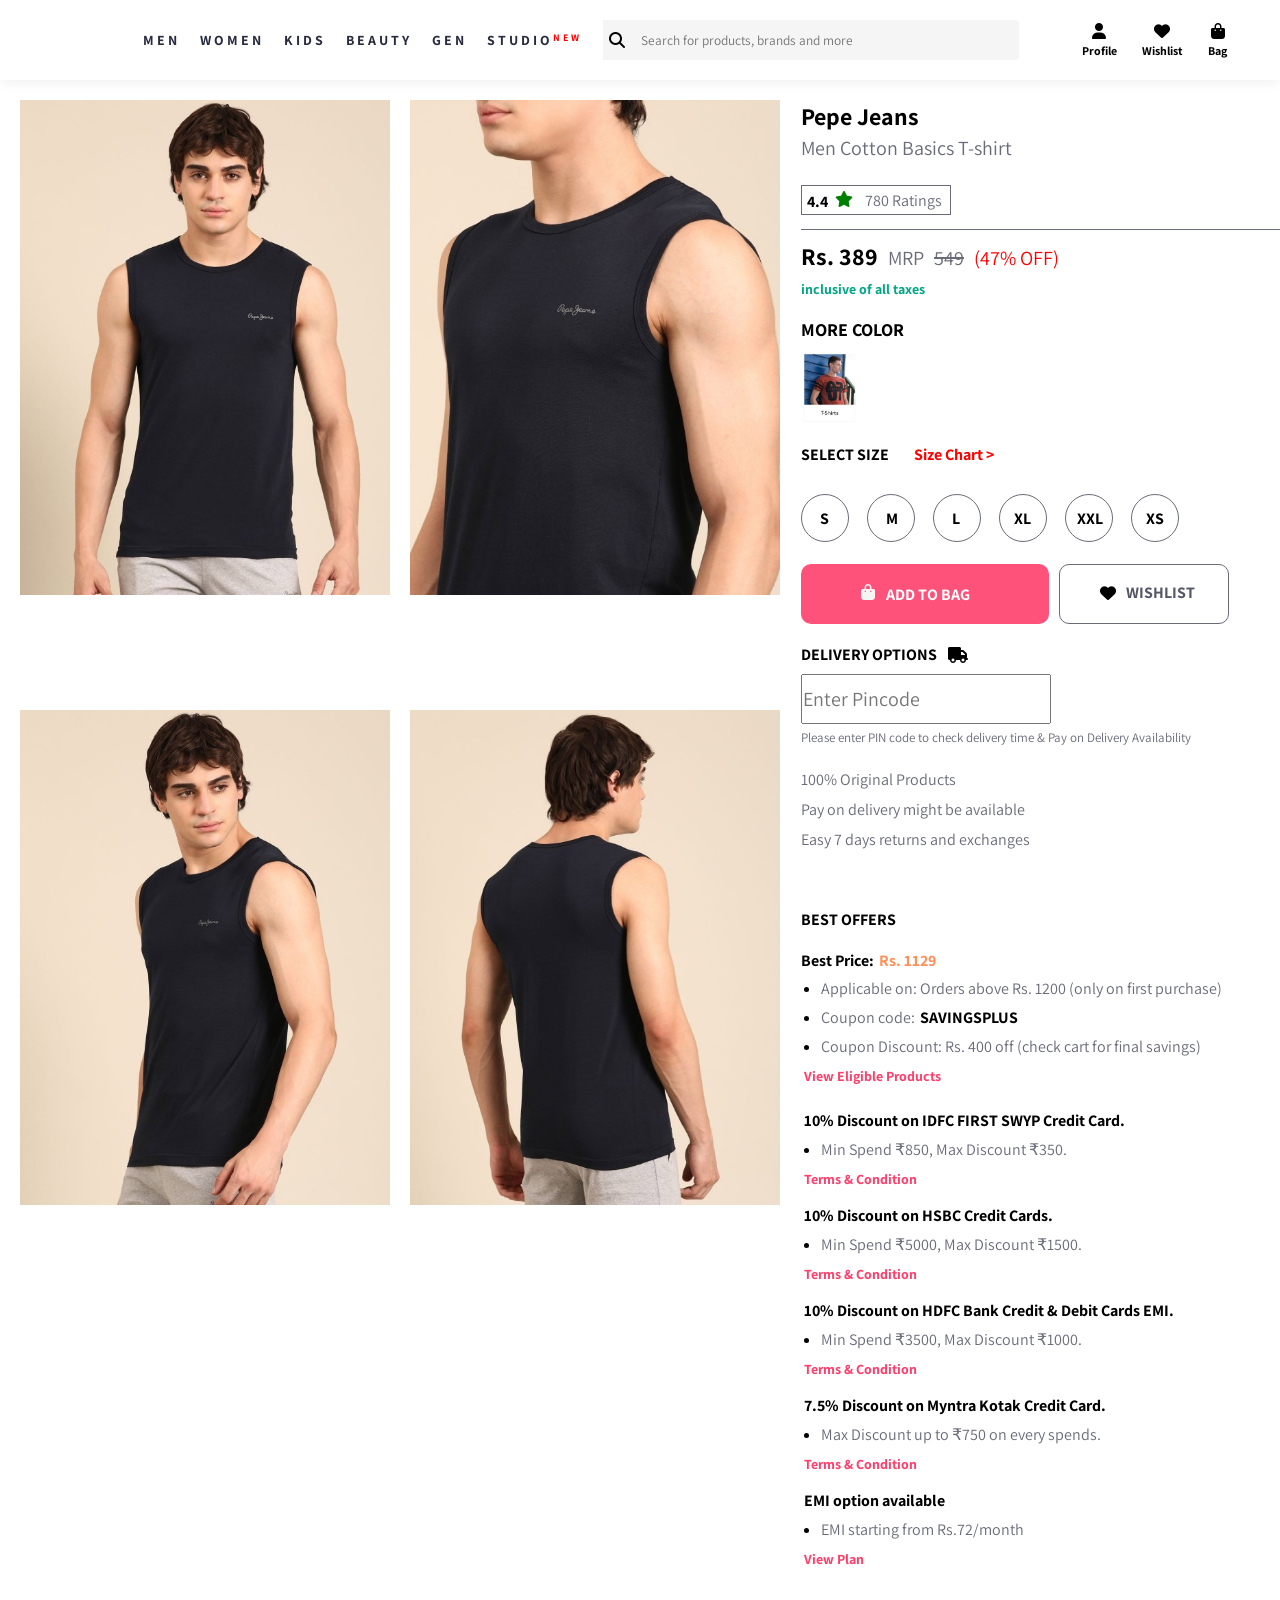
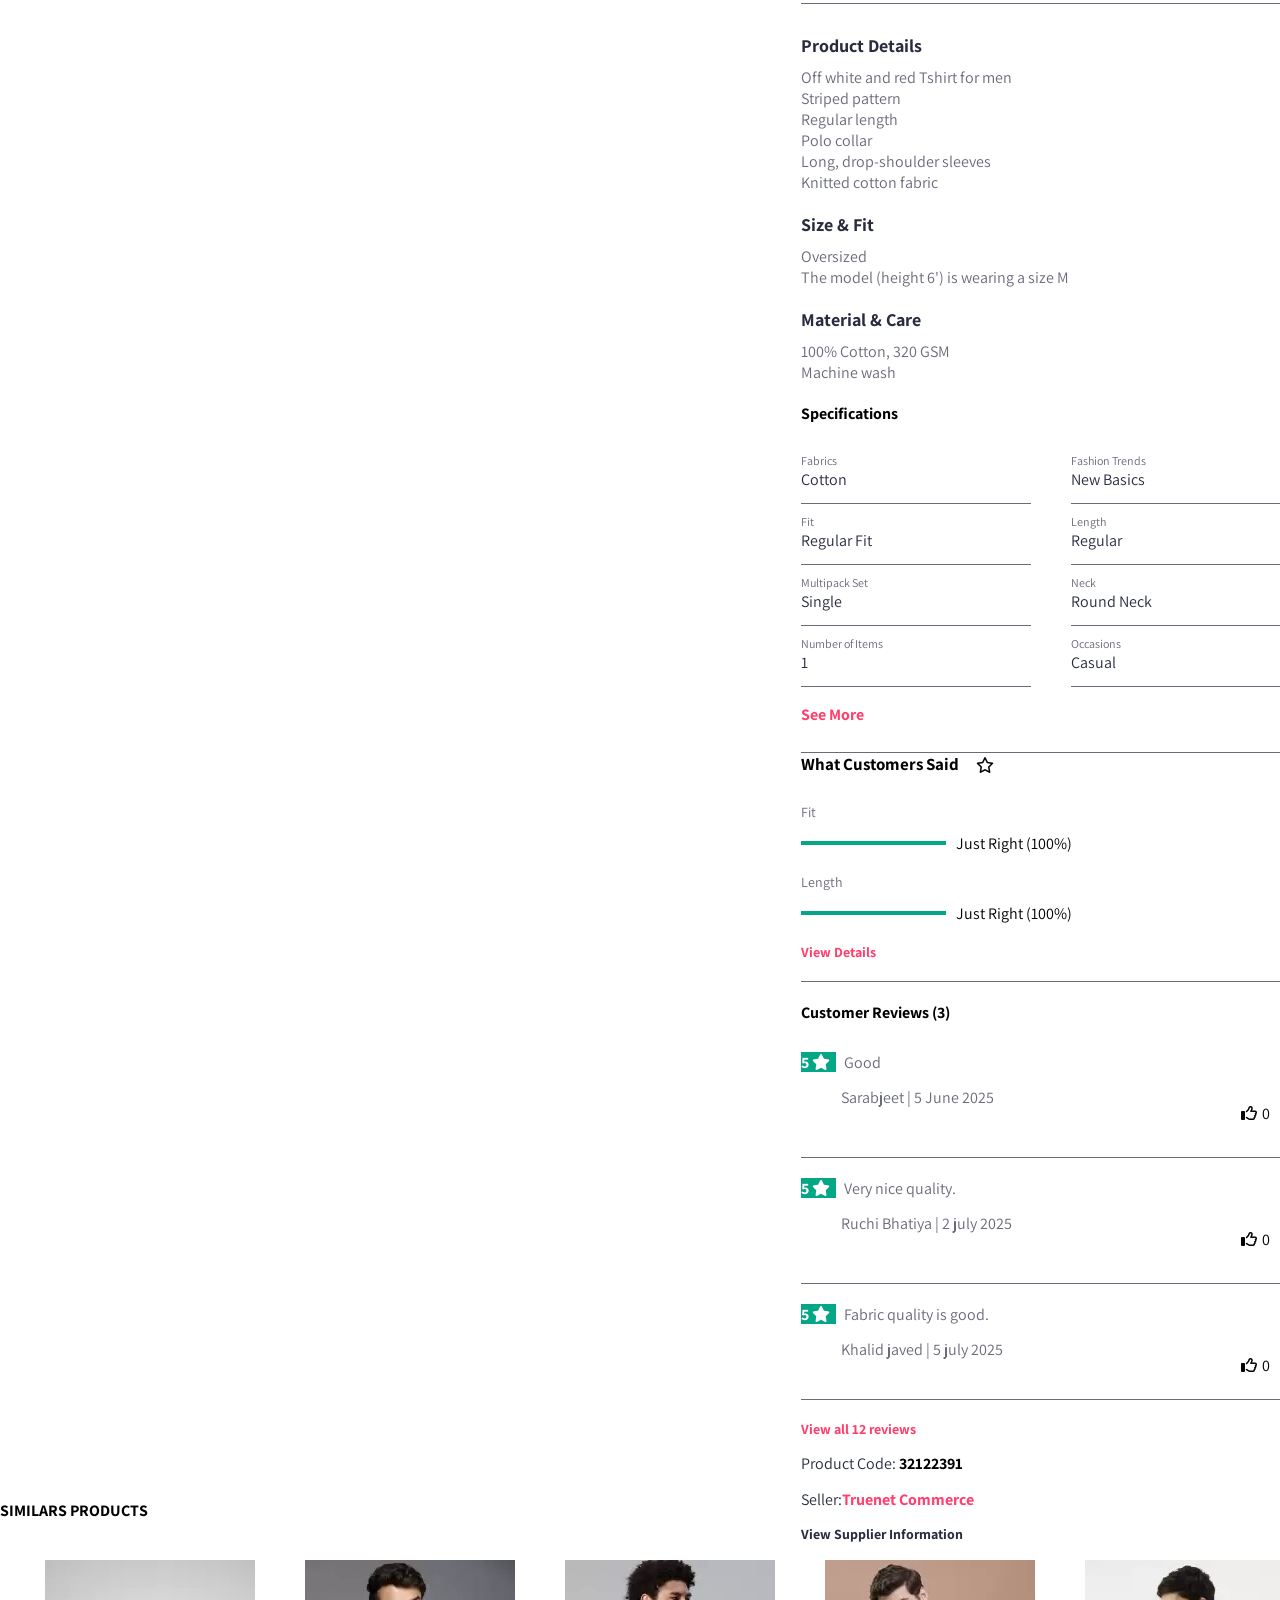
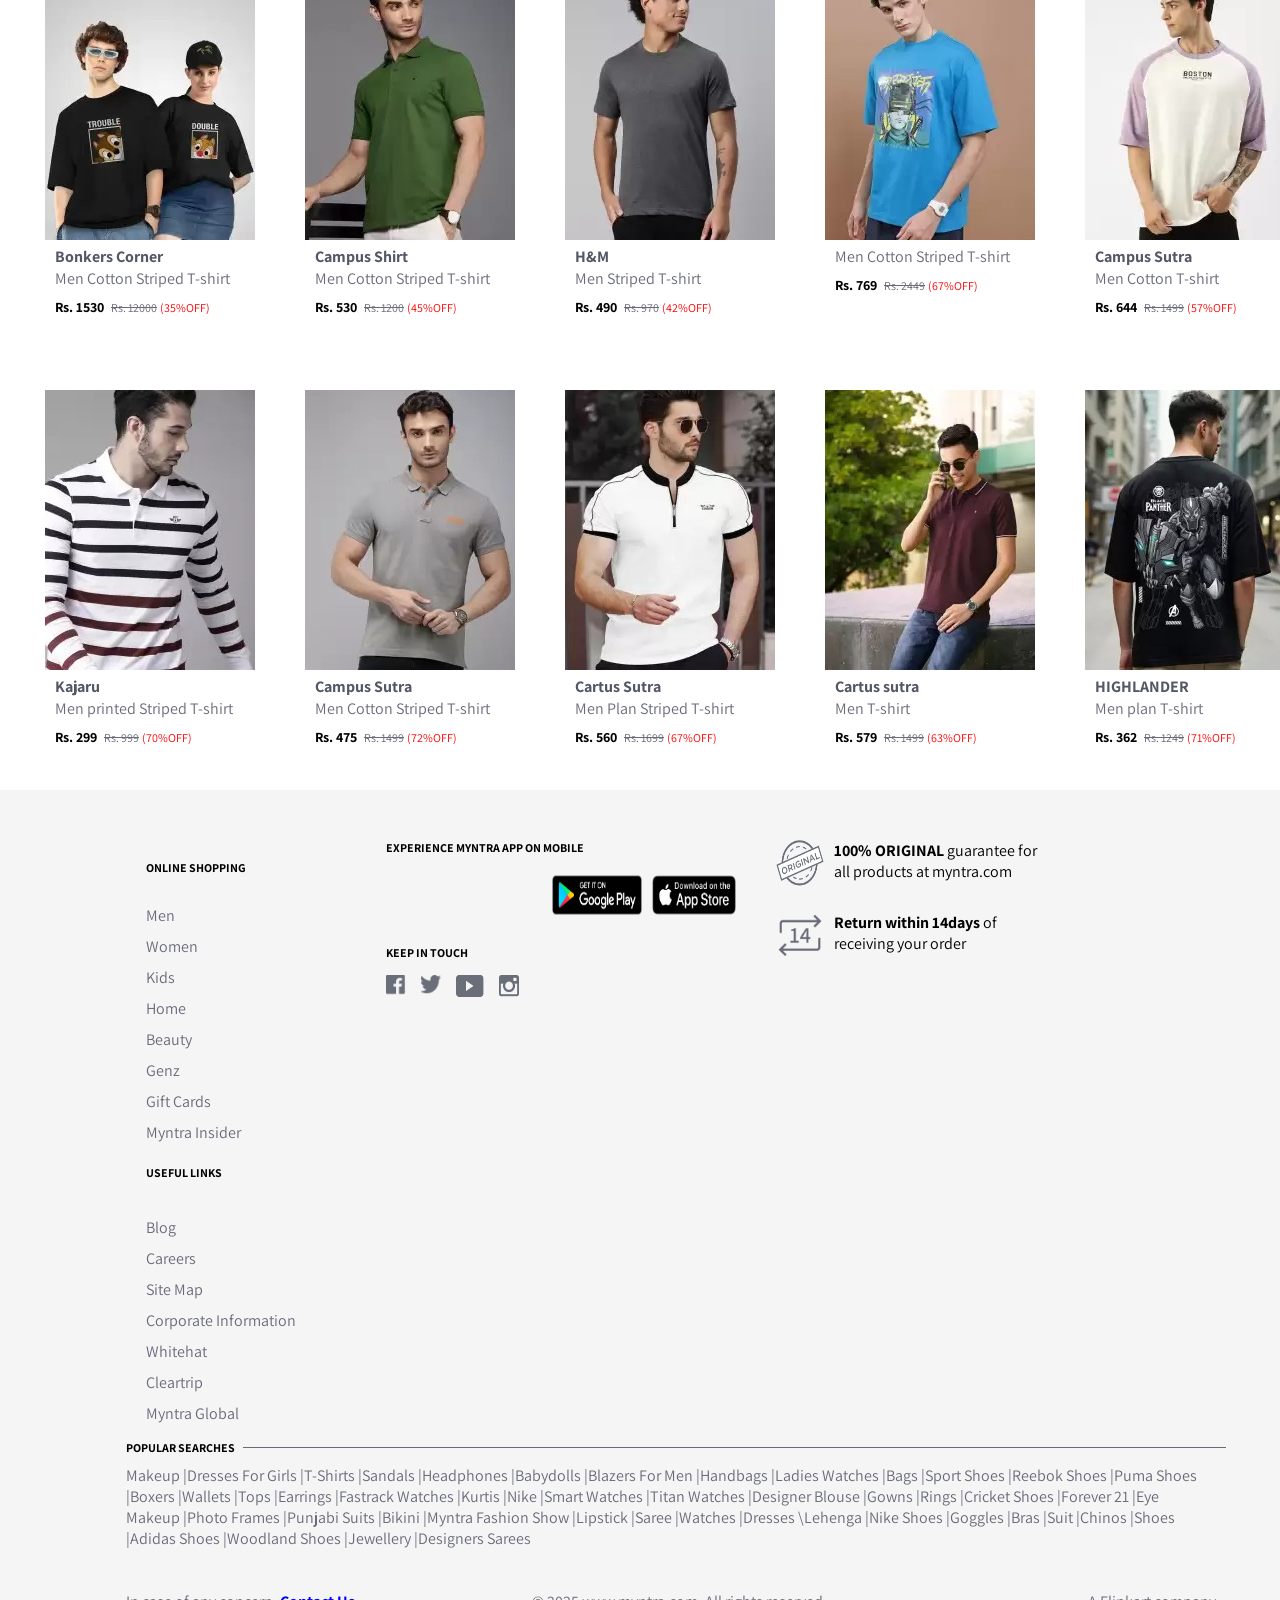
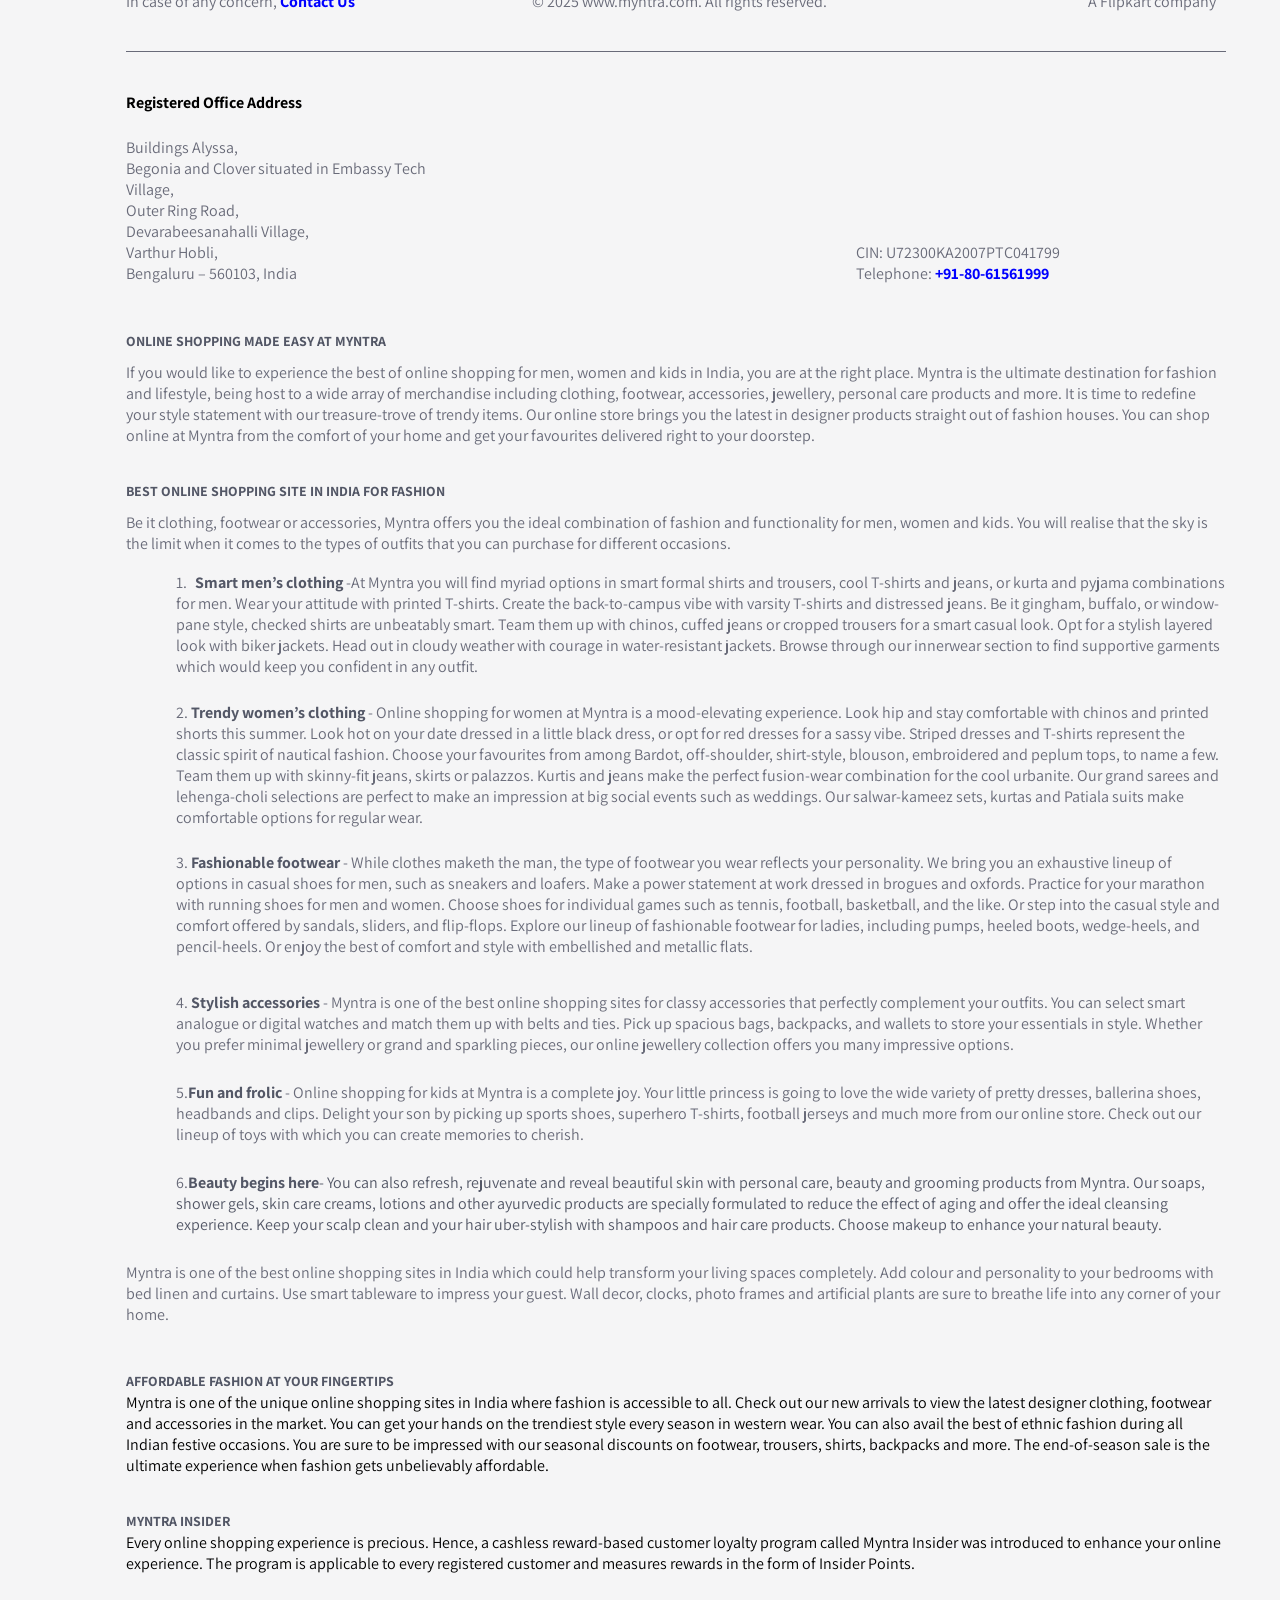
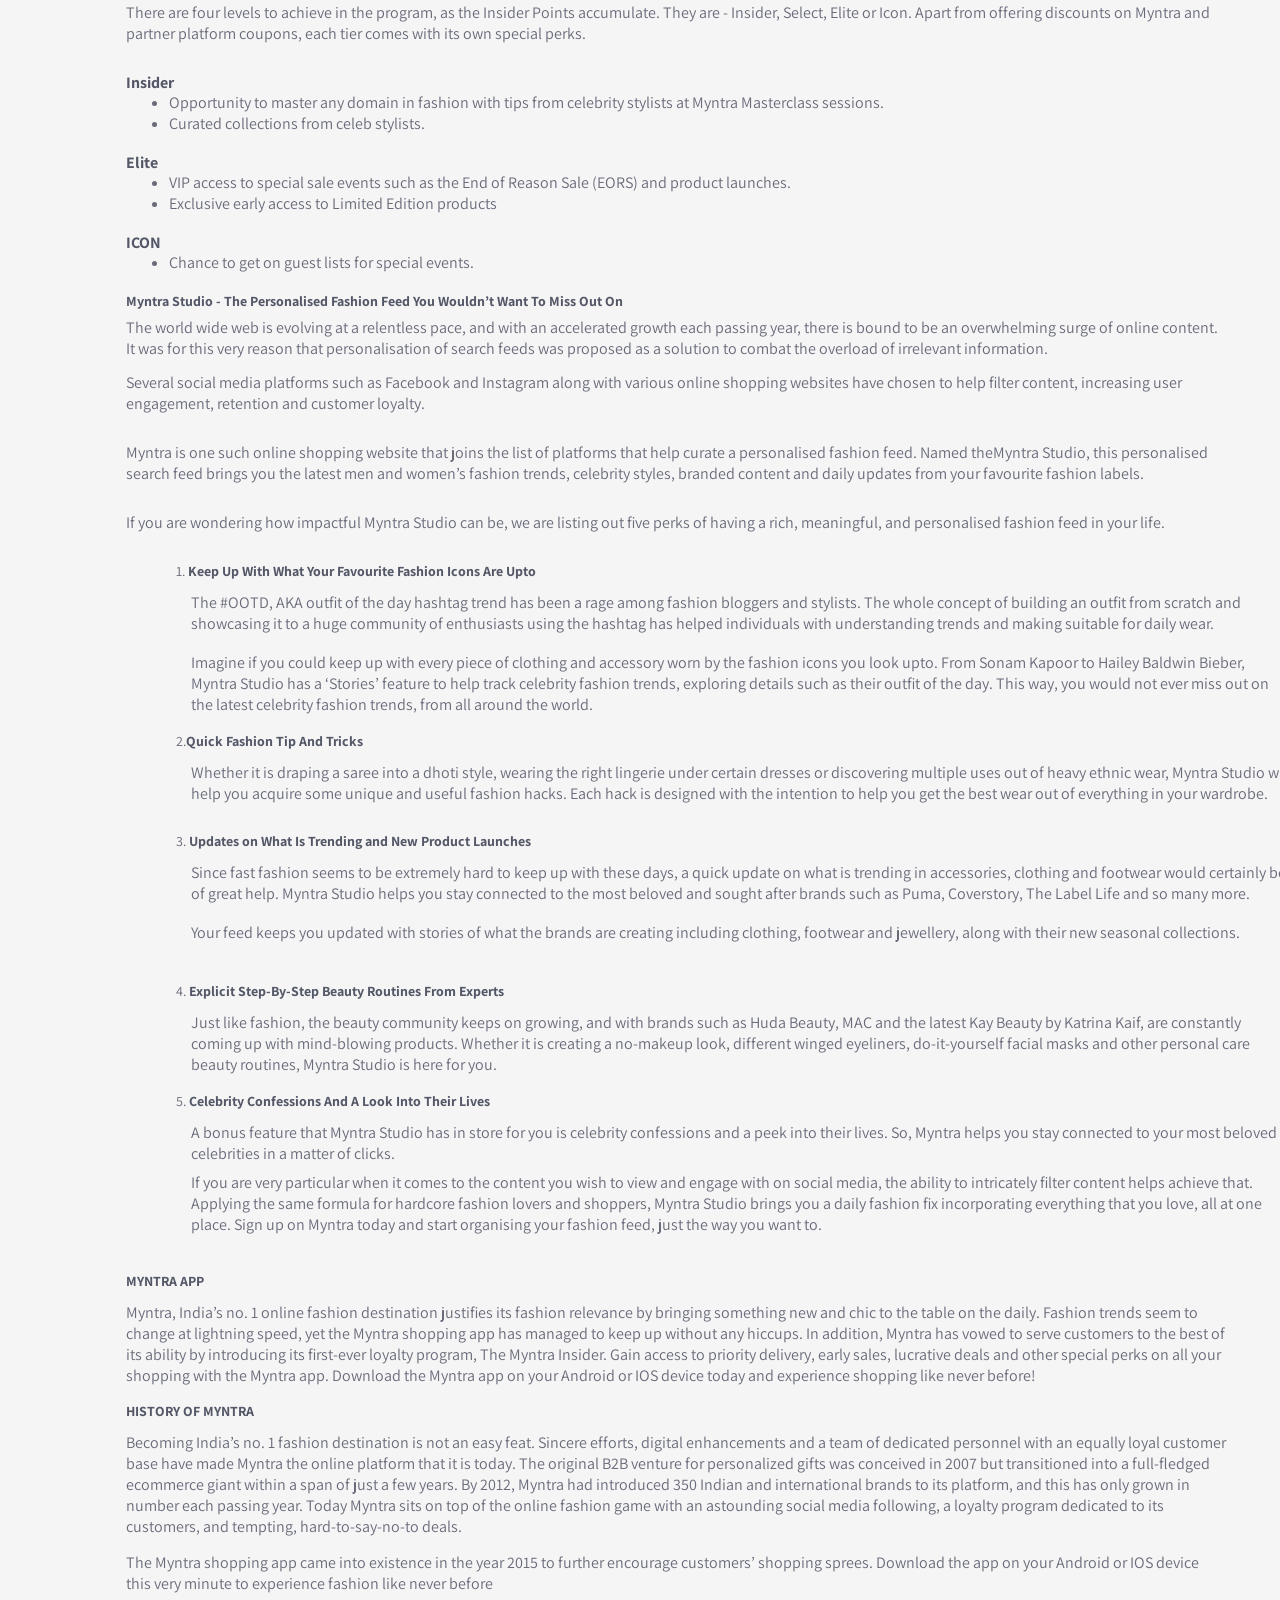
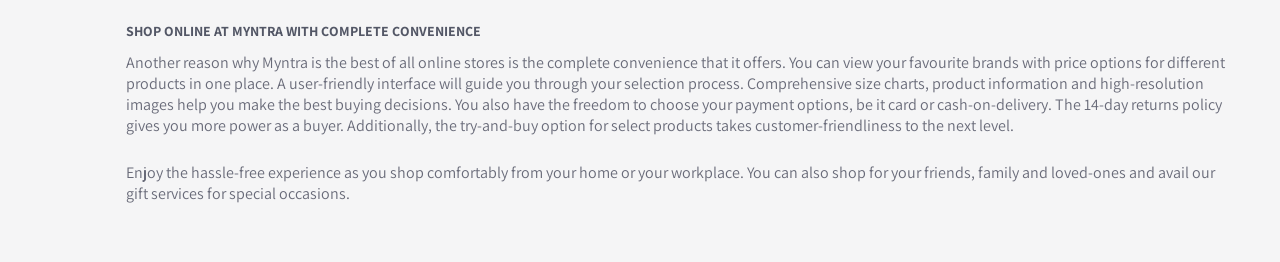
<file: t-shirt-11.html>
<html>
<head>
    <title>Document</title>
    <link rel="stylesheet" href="css/style.css">
    <link rel="stylesheet" href="https://cdnjs.cloudflare.com/ajax/libs/font-awesome/6.7.2/css/all.min.css"  />
</head>
<body>
      <header>
        <div class="container">
            <div class="logo"></div>
            <nav>
                <ul>
                    <li><a href="t-shirt.html">MEN</a></li>
                    <li><a href="">WOMEN</a></li>
                    <li><a href="">KIDS</a></li>
                    <li><a href="">BEAUTY</a></li>
                    <li><a href="">GEN</a></li>
                    <li><a href="">STUDIO <span class="new">NEW</span></a></li>
                </ul>
            </nav>
            <div class="input-section">
                <i class="fa-solid fa-magnifying-glass"></i>
                <input type="text" placeholder="Search for products, brands and more">
            </div>
            <div class="profile-section">
                <div class="inner-card">
                    <i class="fa-solid fa-user"></i>
                    <span>Profile</span>
                </div>
                <div class="inner-card">
                     <i class="fa-solid fa-heart"></i>
                    <span>Wishlist</span>
                </div>
                <div class="inner-card">
                    <i class="fa-solid fa-bag-shopping"></i>
                    <span>Bag</span>
                </div>
            </div>
        </div>
    </header>
    <div class="top-gap"></div>
    <div class="top-t-head"><span style="color: #696b79;">Home/Clothing/Men Clothing/Tshirts/</span><strong>Bonkers Corner Tshirts>More by Bonkers Corner</strong></div>
    <div class="photo-review">
        <div class="left-photo">
            <img src="./images/t-shirt1to10/imgi_16_QwhHTRtP_efd798fe10304f9389ee67b4249725d6.jpg" width="370" height="495" alt="">
            <img src="./images/t-shirt1to10/imgi_17_dpXwR8tv_8ee000b2c93a4c3cb7cbf48d204cf3d0.jpg" width="370" height="495" alt="">
            <img src="./images/t-shirt1to10/imgi_18_J2gO0sfD_f33ec667db0445e4b10d2e63ea7787f2.jpg" width="370" height="495" alt="">
            <img src="./images/t-shirt1to10/imgi_19_MbhjNrpj_28657f32d52b4b56933ea197d91e39a7.jpg" width="370" height="495" alt="">
            
            
        </div>
        <div class="right-review">
            <div class="right-content">
                <div class="t-shirt-name">
                    <div class="top-name"><strong>Pepe Jeans</strong></div>
                    <div class="middle-name">Men  Cotton Basics T-shirt</div>
                    <div class="down-rating" style="display: flex;  width: 150px;
    height: 30px;
    border: 1px black solid;
    border-color: #696b79;
    margin-top: 20px;
    padding-left: 5px;"><span style=" border-color: #696b79; display: flex;">
                        <div class="rating" style=" margin-top: 5px;"><strong>4.4</strong></div>
                        <div class="class1" style="width: 20px; height: 20px; margin-left: 7px; margin-top: 5px;">
                            <i class="fa-solid fa-star" style="color: green;"></i>
                        </div>
                        <div class="border10" style=" height: 20px; border-color: #696b79; margin-left: 6px; margin-top: 4px;"></div>
                        <div class="rating1" style="margin-left: 4px; margin-top: 4px;"><span style="color: #696b79;">780 Ratings</span></div>
                        
                    </div>
                        
                </div>
                <div class="border4"></div>
                <div class="price-box"><strong style="font-size: 24px;">Rs. 389</strong><span style="color: #696b79; font-size: 20px; padding-left: 10px;">MRP</span><span style="text-decoration: line-through; padding-left: 10px; color: #696b79; font-size: 20px;">549</span><span style="color: red; font-size: 20px; padding-left: 10px;">(47% OFF)</span></div>
                <div class="iclusive" style="color: #03a685; font-size: 14px;"><strong>inclusive of all taxes</strong></div>
                <div class="more-color" style="padding-top: 20px; font-size: 18px;"><strong>MORE COLOR</strong></div>
                <div class="pic" style="padding-top: 10px;">
                    <img src="./images/t-shirt1to10/imgi_36_b2d6cb61-2796-46ba-b813-bf723c8fc27e1559216808945-Men-category-cards_01_tshirts.jpg" width="55" height="73" alt="">
                </div>
                <div class="select-size"><strong style="font-size: 16px;">SELECT SIZE</strong><span style="color: red; font-size: 16px; padding-left: 25px; font-weight: 700;">Size Chart ></span></div>
                <div class="size">
                    <div class="radius1"><strong>S</strong></div>
                    <div class="radius2"><strong>M</strong></div>
                    <div class="radius3"><strong>L</strong></div>
                    <div class="radius4"><strong>XL</strong></div>
                    <div class="radius5"><strong>XXL</strong></div>
                    <div class="radius6"><strong>XS</strong></div>
                </div>
                <div class="add-wish">
                  <div class="add">
                    <div class="shop1" style="width: 20px; height: 20px;  margin-top: 20px; margin-left: 60px;">
                        <i class="fa-solid fa-bag-shopping"></i>
                    </div>
                    <div class="add-to-bag" style="margin-top: 20px; margin-left: 5px;"><strong style="color: white;">ADD TO BAG</strong></div>
                  </div>
                  <div class="wish">
                    <i class="fa-solid fa-heart" style="margin-top: 20px; margin-left: 40px; "></i>
                    <div class="wishlist-w" style=" margin-left: 10px; margin-top: 17px;"><strong style="color: #535766;">WISHLIST</strong></div>
                
                  </div>
                </div>
                <div class="delivery">
                    <div class="delivery-head" style="width: 147px; height: 30px;"><strong>DELIVERY OPTIONS</strong></div>
                    <div class="d" style="width: 20px; height: 20px;  margin-top: 3px;">
                        <i class="fa-solid fa-truck"></i>
                    </div>
                </div>
                <div class="enter-pincode">
                    <input style="width: 250px; height: 50px; font-size: 20px;" type="text" placeholder="Enter Pincode">
                </div>
                
                <div class="pincode-text">Please enter PIN code to check delivery time & Pay on Delivery Availability</div>
                <div class="cod">
                    <div class="cod1">100% Original Products</div>
                    <div class="cod2">Pay on delivery might be available</div>
                    <div class="cod3">Easy 7 days returns and exchanges</div>
                </div>
                <div class="best-offer"><strong style="font-size: 16px;">BEST OFFERS</strong></div>
                <div class="best-prize">
                    <div class="best-prize-head"><strong>Best Price:</strong><span style="color: #ff905a; padding-left: 5px;"><strong>Rs. 1129</strong></span></div>
                    <ul>
                        <li style=" list-style: disc; margin-left: 20px; margin-top: 8px;"><span style="color: #696b79;">Applicable on: Orders above Rs. 1200 (only on first purchase)</span></li>
                        <li style=" list-style: disc; margin-left: 20px; margin-top: 8px;"><span style="color: #696b79;">Coupon code:</span><strong style="padding-left: 5px;">SAVINGSPLUS</strong></li>
                        <li style=" list-style: disc; margin-left: 20px; margin-top: 8px;"><span style="color: #696b79;">Coupon Discount: Rs. 400 off (check cart for final savings)</span></li>
                        <div class="eligible" style="color: #ff3f6c; font-size: 14px; margin-top: 10px; padding-left: 3px;"><strong>View Eligible Products</strong></div>
                    </ul>
                </div>
                <div class="10-discount" style="margin-top: 10px; padding-left: 3px;"><strong>10% Discount on IDFC FIRST SWYP Credit Card.</strong></div>
                <ul>
                    <li style=" list-style: disc; margin-left: 20px; margin-top: 8px;"><span style="color: #696b79;">Min Spend ₹850, Max Discount ₹350.</span></li>
                    <div class="term" style="color: #ff3f6c; font-size: 14px; margin-top: 10px; padding-left: 3px;"><strong>Terms & Condition</strong></div>
                </ul>
                 <div class="10-discount" style="margin-top: 17px; padding-left: 3px;"><strong>10% Discount on HSBC Credit Cards.</strong></div>
                <ul>
                    <li style=" list-style: disc; margin-left: 20px; margin-top: 8px;"><span style="color: #696b79;">Min Spend ₹5000, Max Discount ₹1500.</span></li>
                    <div class="term" style="color: #ff3f6c; font-size: 14px; margin-top: 10px; padding-left: 3px;"><strong>Terms & Condition</strong></div>
                </ul>
                 <div class="10-discount" style="margin-top: 17px; padding-left: 3px;"><strong>10% Discount on HDFC Bank Credit & Debit Cards EMI.</strong></div>
                <ul>
                    <li style=" list-style: disc; margin-left: 20px; margin-top: 8px;"><span style="color: #696b79;">Min Spend ₹3500, Max Discount ₹1000.</span></li>
                    <div class="term" style="color: #ff3f6c; font-size: 14px; margin-top: 10px; padding-left: 3px;"><strong>Terms & Condition</strong></div>
                </ul>
                 <div class="10-discount" style="margin-top: 17px; padding-left: 3px;"><strong>7.5% Discount on Myntra Kotak Credit Card.</strong></div>
                <ul>
                    <li style=" list-style: disc; margin-left: 20px; margin-top: 8px;"><span style="color: #696b79;">Max Discount up to ₹750 on every spends.</span></li>
                    <div class="term" style="color: #ff3f6c; font-size: 14px; margin-top: 10px; padding-left: 3px;"><strong>Terms & Condition</strong></div>
                </ul>
                 <div class="10-discount" style="margin-top: 17px; padding-left: 3px;"><strong>EMI option available</strong></div>
                <ul>
                    <li style=" list-style: disc; margin-left: 20px; margin-top: 8px;"><span style="color: #696b79;">EMI starting from Rs.72/month</span></li>
                    <div class="term" style="color: #ff3f6c; font-size: 14px; margin-top: 10px; padding-left: 3px;"><strong>View Plan</strong></div>
                </ul>
                <div class="border6" style="border-bottom: 1px black solid; border-color: #696b79; margin-top: 35px;"></div>
                <div class="product-details" style="margin-top: 30px; "><strong style="color: #282c3f; font-size: 18px;">Product Details</strong></div>
                <div class="product-text" style="color: #696b79; margin-top: 10px;">Off white and red Tshirt for men <br>
Striped pattern <br>
Regular length <br>
Polo collar <br>
Long, drop-shoulder sleeves <br>
Knitted cotton fabric</div>
              <div class="size-fit" style="margin-top: 20px; "><strong style="color: #282c3f; font-size: 18px;">Size & Fit</strong></div>
            <div class="size-text" style="color: #696b79; margin-top: 10px;">Oversized <br>
The model (height 6') is wearing a size M</div>
            <div class="size-fit" style="margin-top: 20px; "><strong style="color: #282c3f; font-size: 18px;">Material & Care</strong></div>
            <div class="size-text" style="color: #696b79; margin-top: 10px;">100% Cotton, 320 GSM <br>Machine wash</div>
            <div class="specifi"><strong>Specifications</strong></div>
            <div class="s-left-right">
                <div class="left-s">
                    <div class="text1">
                        <div class="text-head">Fabrics</div>
                        <div class="text-content">Cotton</div>
                    </div>
                    <div class="border7" style="border-bottom: 1px black solid; border-color: #696b79;"></div>
                    <div class="text1" style="margin-top: 10px;">
                        <div class="text-head">Fit</div>
                        <div class="text-content">Regular Fit</div>
                    </div>
                    <div class="border7" style="border-bottom: 1px black solid; border-color: #696b79;"></div>
                     <div class="text1" style="margin-top: 10px;">
                        <div class="text-head">Multipack Set</div>
                        <div class="text-content">Single</div>
                    </div>
                    <div class="border7" style="border-bottom: 1px black solid; border-color: #696b79;"></div>
                     <div class="text1" style="margin-top: 10px;">
                        <div class="text-head">Number of Items</div>
                        <div class="text-content">1</div>
                    </div>
                    <div class="border7" style="border-bottom: 1px black solid; border-color: #696b79;"></div>
                    <div class="see-more" style="color: #ff3f6c;  margin-top: 17px;"><strong>See More</strong></div>
                </div>
                <div class="right-s">
                        <div class="text1">
                        <div class="text-head">Fashion Trends</div>
                        <div class="text-content">New Basics</div>
                    </div>
                    <div class="border7" style="border-bottom: 1px black solid; border-color: #696b79;"></div>
                    <div class="text1" style="margin-top: 10px;">
                        <div class="text-head">Length</div>
                        <div class="text-content">Regular</div>
                    </div>
                    <div class="border7" style="border-bottom: 1px black solid; border-color: #696b79;"></div>
                     <div class="text1" style="margin-top: 10px;">
                        <div class="text-head">Neck</div>
                        <div class="text-content">Round Neck</div>
                    </div>
                    <div class="border7" style="border-bottom: 1px black solid; border-color: #696b79;"></div>
                     <div class="text1" style="margin-top: 10px;">
                        <div class="text-head">Occasions</div>
                        <div class="text-content">Casual</div>
                    </div>
                    <div class="border7" style="border-bottom: 1px black solid; border-color: #696b79;"></div>
                </div>
                </div>
                                
                 <div class="rating3">
                    <div class="rating3-head"><strong>What Customers Said</strong></div>
                    <div class="star">
                        <i class="fa-regular fa-star"></i>
                    </div>
                   
                 </div>
                  <div class="fit" style="width: 70px; height: 30px;font-size: 14px; margin-top: 20px; color: #696b79;">Fit</div>
                  <div class="fit-l" style="width: 300px; height: 20px; display: flex;">
                    <div class="fit-l-2" style="width: 300px; height: 4px; background-color: #03a685; margin-top: 8px;"></div>
                    <div class="fit-l-text" style="width: 300px; height: 20px; margin-left: 10px;">Just Right (100%)</div>
                  </div>
                   <div class="fit" style="width: 70px; height: 30px; font-size: 14px; margin-top: 20px; color: #696b79;">Length</div>
                  <div class="fit-l" style="width: 300px; height: 20px; display: flex;">
                    <div class="fit-l-2" style="width: 300px; height: 4px; background-color: #03a685; margin-top: 8px;"></div>
                    <div class="fit-l-text" style="width: 300px; height: 20px;  margin-left: 10px;">Just Right (100%)</div>
                  </div>
                  <div class="view-d" style="color: #ff3f6c; margin-top: 20px; font-size: 14px;"><strong>View Details</strong></div>
                  <div class="border12" style="width: 500px; margin-top: 20px; border-bottom: 1px black solid; border-color: #696b79;"></div>
                  <div class="cust" style="width: 300px; height: 50px;  margin-top: 20px;">
                    <div class="cust-h" style="width: 200px; height: 30px;"><strong>Customer Reviews (3)</strong></div>
                  </div>
                  <div class="g" style="width: 300px; height: 25px;  display: flex;">
                    <div class="g1" style="width: 35px; height: 20px; background-color: #03a685; color: white;"><strong>5</strong>
                    <i class="fa-solid fa-star" style="color: white;"></i></div>
                    <div class="g2" style="width: 200px; height: 30px; margin-left: 8px; color: #696b79;">Good</div>
                  </div>
                  <div class="name" style="width: 530px; height: 50px; margin-top: 10px; display: flex;">
                    <div class="n1" style="width: 300px; height: 30px;  color: #696b79; padding-left: 40px;">Sarabjeet | 5 June 2025</div>
                    <div class="like" style="width: 15px; height: 15px;  margin-left: 140px; margin-top: 18px;">
                        <i class="fa-regular fa-thumbs-up"><span style="margin-left: 5px;">0</span></i>
                    </div>

                  </div>
                  <div class="border13" style="width: 500px; margin-top: 20px; border-bottom: 1px black solid; border-color: #696b79;"></div>
                   <div class="g" style="width: 300px; height: 25px;  display: flex; margin-top: 20px;">
                    <div class="g1" style="width: 35px; height: 20px; background-color: #03a685; color: white;"><strong>5</strong>
                    <i class="fa-solid fa-star" style="color: white;"></i></div>
                    <div class="g2" style="width: 200px; height: 30px; margin-left: 8px; color: #696b79;">Very nice quality.</div>
                  </div>
                  <div class="name" style="width: 530px; height: 50px; margin-top: 10px; display: flex;">
                    <div class="n1" style="width: 300px; height: 30px;  color: #696b79; padding-left: 40px;">Ruchi Bhatiya | 2 july 2025</div>
                    <div class="like" style="width: 15px; height: 15px;  margin-left: 140px; margin-top: 18px;">
                        <i class="fa-regular fa-thumbs-up"><span style="margin-left: 5px;">0</span></i>
                    </div>
                  </div>
                  <div class="border13" style="width: 500px; margin-top: 20px; border-bottom: 1px black solid; border-color: #696b79;"></div>
                   <div class="g" style="width: 300px; height: 25px;  display: flex; margin-top: 20px;">
                    <div class="g1" style="width: 35px; height: 20px; background-color: #03a685; color: white;"><strong>5</strong>
                    <i class="fa-solid fa-star" style="color: white;"></i></div>
                    <div class="g2" style="width: 200px; height: 30px; margin-left: 8px; color: #696b79;">Fabric quality is good.</div>
                  </div>
                  <div class="name" style="width: 530px; height: 50px; margin-top: 10px; display: flex; ">
                    <div class="n1" style="width: 300px; height: 30px;  color: #696b79; padding-left: 40px;">Khalid javed | 5 july 2025</div>
                    <div class="like" style="width: 15px; height: 15px;  margin-left: 140px; margin-top: 18px;">
                        <i class="fa-regular fa-thumbs-up"><span style="margin-left: 5px;">0</span></i>
                    </div>

                  </div>
                   <div class="border13" style="width: 500px; margin-top: 10px; border-bottom: 1px black solid; border-color: #696b79;"></div>
                   <div class="view-all" style="margin-top: 20px;"><strong style="color: #ff3f6c; font-size: 14px;">View all 12 reviews</strong></div>
                   <div class="code" style="margin-top: 15px;"><span style="font-size: 16px; color: #282c3f;">Product Code: </span><strong>32122391</strong></div>
                   <div class="seller" style="margin-top: 15px;"><span style="font-size: 16px; color: #282c3f;">Seller:</span><strong style="color: #ff3f6c; font-size: 16px;">Truenet Commerce</strong></div>
                   <div class="view-s" style="margin-top: 15px;"><strong style="font-size: 14px; color: rgb(40, 44, 63);">View Supplier Information</strong></div>  
                  </div>
                  <!-- <div class="rating-box"> -->
                        <!-- <div class="left-r" style="display: flex;"> -->
                            <!-- <div class="left-r1" style="width: 50px; height: 50px; border: 1px black solid; font-size: 48px; margin-top: 40px; margin-left: 30px; color: #282c3f;">4.2</div> -->
                            <!-- <div class="star2" style="width: 30px; height: 30px; border: 1px black solid; margin-top: 60px; margin-left: 20px;"> -->
                                <!-- <i class="fa-solid fa-star" style="color: #14958f;"></i> -->
                            <!-- </div> -->
                        <!-- </div> -->
                        <!-- <div class="border-r" style="height: 100px; margin-left: 50px; border: 1px black solid; border-color: #696b79; margin-top: 25px;"></div> -->
                        <!-- <div class="right-r"> -->
                            <!-- <div class="box1" style="width: 200px; height: 20px; border: 1px #14958f solid; margin-top: 25px; display: flex;"> -->
                                <!-- <div class="box-text" style="width: 15px; height: 15px; border: 1px black solid; color: #696b79; font-size: 20px; margin-bottom: 2px;">5</div> -->
                                <!-- <i class="fa-solid fa-star" style="color: grey;" style="margin-top: 5px; width: 100%; height: 100%;"></i> -->
                                <!-- <div class="border-line" style="width: 120px; height: 3px; background-color: grey; margin-top: 8px;"> -->
                                    <!-- <div class="border-l1" style="width: 100px; height: 3px;background-color: #14958f; "></div> -->
                                <!-- </div> -->
                                <!-- <div class="r-t" >14</div> -->
                            <!-- </div> -->
                             <!-- <div class="box1" style="width: 200px; height: 20px; border: 1px #14958f solid; margin-top: 5px; display: flex;"> -->
                                <!-- <div class="box-text" style="width: 15px; height: 15px; border: 1px black solid; color: #696b79; font-size: 20px; margin-bottom: 2px;">5</div> -->
                                <!-- <i class="fa-solid fa-star" style="color: grey;" style="margin-top: 5px; width: 100%; height: 100%;"></i> -->
                                <!-- <div class="border-line" style="width: 120px; height: 3px; background-color: grey; margin-top: 8px;"> -->
                                    <!-- <div class="border-l1" style="width: 100px; height: 3px;background-color: #14958f; "></div> -->
                                <!-- </div> -->
                                <!-- <div class="r-t" >14</div> -->
                            <!-- </div> -->
                        </div>
                    </div>
                    <!-- <div class="r-text" style="width: 200px; height: 15px; border: 1px green solid; padding-left: 30px;">17 Verified Buyers</div> -->
            </div>
                
                
            </div>


            </div>
        </div>
    </div>
     <div class="s-p" style="width: 1350px; height: 40px; margin-left: 27px; margin: auto"><strong>SIMILARS PRODUCTS</strong></div>
     <div class="f-images">
        <div class="f-img">
             <a class="box" href="t-shirt link.html" target="_blank">  
                                <div class="image">
                                        <img src="./images/t-shirt1to10/imgi_98_hw1Z8FKe_20918f8de6fa41d29aaef15a0c4ba48a.jpg" width="100%" height="100%" alt="">
                                </div>
                                <div class="down-box">
                                        <div class="down-heading"><strong style="color: #535766;">Bonkers Corner</strong></div>
                                        <div class="down-text" style="color: #696b79;">Men Cotton Striped  T-shirt</div>
                                        <div class="down-price"><strong style="font-size: 14px;">Rs. 1530</strong><span style="color: #696b79; text-decoration: line-through; margin-left: 7px; font-size: 12px; ">Rs. 12000</span> <span style="color: red; font-size: 12px;">(35%OFF)</span></div> 
                                </div>
                                         <a class="box" href="t-shirt link.html" target="_blank">  
                                <div class="image">
                                        <img src="./images/t-shirt1to10/imgi_99_oVVkv8FP_6072a02fe2f44fdba5b5ec9dce605e6a.jpg" width="100%" height="100%" alt="">
                                </div>
                                
                                <div class="down-box">
                                        <div class="down-heading"><strong style="color: #535766;">Campus Shirt</strong></div>
                                        <div class="down-text" style="color: #696b79;">Men Cotton Striped  T-shirt</div>
                                        <div class="down-price"><strong style="font-size: 14px;">Rs. 530</strong><span style="color: #696b79; text-decoration: line-through; margin-left: 7px; font-size: 12px; ">Rs. 1200</span> <span style="color: red; font-size: 12px;">(45%OFF)</span></div> 
                                                 
                                </div>
                                             <a class="box" href="t-shirt link.html" target="_blank">  
                                <div class="image">
                                        <img src="./images/t-shirt1to10/imgi_95_7a4e30f1-809f-4111-9991-6fd07d8832e21663221355704LevisMenCharcoalGreySolidRoundNeckLoungeT-shirts1.jpg" width="100%" height="100%" alt="">
                                </div>
                                
                                <div class="down-box">
                                        <div class="down-heading"><strong style="color: #535766;">H&M</strong></div>
                                        <div class="down-text" style="color: #696b79;">Men  Striped  T-shirt</div>
                                        <div class="down-price"><strong style="font-size: 14px;">Rs. 490</strong><span style="color: #696b79; text-decoration: line-through; margin-left: 7px; font-size: 12px; ">Rs. 970</span> <span style="color: red; font-size: 12px;">(42%OFF)</span></div> 
                                </div>
                                             <a class="box" href="t-shirt link.html" target="_blank">  
                                <div class="image">
                                        <img src="./images/t-shirt1to10/imgi_80_16297735-6b15-4ad4-9386-fe488744b63c1696005850769HIGHLANDERUnisexBluePrintedAppliqueT-shirt1.jpg" width="100%" height="100%" alt="">

                                        <div class="down-text" style="color: #696b79;">Men Cotton Striped  T-shirt</div>
                                        <div class="down-price"><strong style="font-size: 14px;">Rs. 769</strong><span style="color: #696b79; text-decoration: line-through; margin-left: 7px; font-size: 12px; ">Rs. 2449</span> <span style="color: red; font-size: 12px;">(67%OFF)</span></div> 
                                </div>
                                             <a class="box" href="t-shirt link.html" target="_blank">  
                                <div class="image">
                                        <img src="./images/t-shirt1to10/imgi_83_b227c67c-1c43-4161-87c2-a1807a43f7571677825393422ManiacMenPurpleTypographyPrintedBoxyT-shirt1.jpg" width="100%" height="100%" alt="">
                                </div>
                               
                                <div class="down-box">
                                        <div class="down-heading"><strong style="color: #535766;">Campus Sutra</strong></div>
                                        <div class="down-text" style="color: #696b79;">Men Cotton   T-shirt</div>
                                        <div class="down-price"><strong style="font-size: 14px;">Rs. 644</strong><span style="color: #696b79; text-decoration: line-through; margin-left: 7px; font-size: 12px; ">Rs. 1499</span> <span style="color: red; font-size: 12px;">(57%OFF)</span></div> 
                                </div>
                                             <a class="box" href="t-shirt link.html" target="_blank">  
                                <div class="image">
                                        <img src="./images/t-shirt1to10/imgi_86_36395020-ff4d-44ab-a5e6-3a435d37f66b1615962819189-Roadster-Men-White--Navy-Blue-Striped-Polo-Collar-T-shirt-28-1.jpg" width="100%" height="100%" alt="">
                                </div>
                               
                                <div class="down-box">
                                        <div class="down-heading"><strong style="color: #535766;">Kajaru</strong></div>
                                        <div class="down-text" style="color: #696b79;">Men printed Striped  T-shirt</div>
                                        <div class="down-price"><strong style="font-size: 14px;">Rs. 299</strong><span style="color: #696b79; text-decoration: line-through; margin-left: 7px; font-size: 12px; ">Rs. 999</span> <span style="color: red; font-size: 12px;">(70%OFF)</span></div> 
                                </div>
                                             <a class="box" href="t-shirt link.html" target="_blank">  
                                <div class="image">
                                        <img src="./images/t-shirt1to10/imgi_87_26804933-b9f0-4b80-b600-2f7c949d842f1716961898420-US-Polo-Assn-Denim-Co-Men-Tshirts-8431716961897973-1.jpg" width="100%" height="100%" alt="">
                                </div>

                                <div class="down-box">
                                        <div class="down-heading"><strong style="color: #535766;">Campus Sutra</strong></div>
                                        <div class="down-text" style="color: #696b79;">Men Cotton Striped  T-shirt</div>
                                        <div class="down-price"><strong style="font-size: 14px;">Rs. 475</strong><span style="color: #696b79; text-decoration: line-through; margin-left: 7px; font-size: 12px; ">Rs. 1499</span> <span style="color: red; font-size: 12px;">(72%OFF)</span></div> 
                                </div>
                                             <a class="box" href="t-shirt link.html" target="_blank">  
                                <div class="image">
                                        <img src="./images/t-shirt1to10/imgi_88_YalTZaW7_88a381e960c1425297da4caee1552ea9.jpg" width="100%" height="100%" alt="">
                                </div>
                                
                                <div class="down-box">
                                        <div class="down-heading"><strong style="color: #535766;">Cartus Sutra</strong></div>
                                        <div class="down-text" style="color: #696b79;">Men Plan Striped  T-shirt</div>
                                        <div class="down-price"><strong style="font-size: 14px;">Rs. 560</strong><span style="color: #696b79; text-decoration: line-through; margin-left: 7px; font-size: 12px; ">Rs. 1699</span> <span style="color: red; font-size: 12px;">(67%OFF)</span></div> 
                                </div>
                                             <a class="box" href="t-shirt link.html" target="_blank">  
                                <div class="image">
                                        <img src="./images/t-shirt1to10/imgi_96_8263de83-b3ac-4c3d-85e0-3018678523461703138362260LouisPhilippeJeansPoloCollarSlimFitT-shirt1.jpg" width="100%" height="100%" alt="">
                                </div>
                               
                                <div class="down-box">
                                        <div class="down-heading"><strong style="color: #535766;">Cartus sutra</strong></div>
                                        <div class="down-text" style="color: #696b79;">Men   T-shirt</div>
                                        <div class="down-price"><strong style="font-size: 14px;">Rs. 579</strong><span style="color: #696b79; text-decoration: line-through; margin-left: 7px; font-size: 12px; ">Rs. 1499</span> <span style="color: red; font-size: 12px;">(63%OFF)</span></div> 
                                </div>
                                             <a class="box" href="t-shirt link.html" target="_blank">  
                                <div class="image">
                                        <img src="./images/t-shirt1to10/imgi_97_a6ec6d08-3923-4899-8dd0-2013b95329d21732536591055-Bewakoof-Black-Black-Panther-Printed-Round-Neck-Short-Sleeve-1.jpg" width="100%" height="100%" alt="">
                                </div>
                               
                                <div class="down-box">
                                        <div class="down-heading"><strong style="color: #535766;">HIGHLANDER</strong></div>
                                        <div class="down-text" style="color: #696b79;">Men plan  T-shirt</div>
                                        <div class="down-price"><strong style="font-size: 14px;">Rs. 362</strong><span style="color: #696b79; text-decoration: line-through; margin-left: 7px; font-size: 12px; ">Rs. 1249</span> <span style="color: red; font-size: 12px;">(71%OFF)</span></div> 
                                </div>
                            </div>                   
        </div>
     </div>
           <div class="footer">
        <div class="footer-top">
            <div class="online-shopping">
                <div class="online-head">ONLINE SHOPPING</div>
                <div class="online-list">
                    <div class="list">Men</div>
                    <div class="list">Women</div>
                    <div class="list">Kids</div>
                    <div class="list">Home</div>
                    <div class="list">Beauty</div>
                    <div class="list">Genz</div>
                    <div class="list">Gift Cards</div>
                    <div class="list">Myntra Insider</div>
                </div>
                <div class="usefull">
                    <div class="usefull-head">USEFUL LINKS</div>
                    <div class="usefull-list">
                        <div class="list">Blog</div>
                        <div class="list">Careers</div>
                        <div class="list">Site Map</div>
                        <div class="list">Corporate Information</div>
                        <div class="list">Whitehat</div>
                        <div class="list">Cleartrip</div>
                        <div class="list">Myntra Global</div>
                    </div>
                </div>
            </div>
            <!-- <div class="customer"> -->
                <!-- <div class="customer-head">CUSTOMER POLICIES</div> -->
                <!-- <div class="customer-list"> -->
                    <!-- <div class="c-list">Contact Us</div> -->
                    <!-- <div class="c-list">FAQ</div> -->
                    <!-- <div class="c-list">T&C</div> -->
                    <!-- <div class="c-list">Terms Of Use</div> -->
                    <!-- <div class="c-list">Track Orders</div> -->
                    <!-- <div class="c-list">Shipping</div> -->
                    <!-- <div class="c-list">Cancellation</div> -->
                    <!-- <div class="c-list">Returns</div> -->
                    <!-- <div class="c-list">Privacy Policy</div> -->
                    <!-- <div class="c-list">Grievance Redressal</div> -->
                <!-- </div> -->
            <!-- </div> -->
            <div class="experience">
                <div class="e-header">EXPERIENCE MYNTRA APP ON MOBILE</div>
                <div class="icon">
                    <div class="google-play">
                        <a href="https://play.google.com/store/apps/details?id=com.myntra.android">
                            <img src="./images/t-shirt/imgi_113_80cc455a-92d2-4b5c-a038-7da0d92af33f1539674178924-google_play.png"
                                width="100%" height="100%" alt="">
                        </a>
                    </div>
                    <div class="app-store" style="margin-left: 20px;">
                        <a href="https://itunes.apple.com/in/app/myntra-indias-fashion-store/id907394059">
                            <img src="./images/t-shirt/imgi_114_bc5e11ad-0250-420a-ac71-115a57ca35d51539674178941-apple_store.png"
                                width="100%" height="100%" alt="">
                        </a>
                    </div>
                </div>
                <div class="keep">KEEP IN TOUCH</div>
                <div class="keep-icon">
                    <div class="facebook">
                        <a href="https://www.facebook.com/myntra">
                            <img src="./images/t-shirt/imgi_115_d2bec182-bef5-4fab-ade0-034d21ec82e31574604275433-fb.png"
                                width="100%" height="100%" alt="">
                        </a>
                    </div>
                    <div class="twitter">
                        <a href="https://twitter.com/myntra">
                            <img src="./images/t-shirt/imgi_116_f10bc513-c5a4-490c-9a9c-eb7a3cc8252b1574604275383-twitter.png"
                                width="100%" height="100%" alt="">
                        </a>
                    </div>
                    <div class="youtube">
                        <a href="https://www.youtube.com/user/myntradotcom">
                            <img src="./images/t-shirt/imgi_117_a7e3c86e-566a-44a6-a733-179389dd87111574604275355-yt.png"
                                width="100%" height="100%" alt="">
                        </a>
                    </div>
                    <div class="instagram">
                        <a href="https://www.instagram.com/myntra">
                            <img src="./images/t-shirt/imgi_118_b4fcca19-5fc1-4199-93ca-4cae3210ef7f1574604275408-insta.png"
                                width="100%" height="100%" alt="">
                        </a>
                    </div>
                </div>
            </div>
            <div class="original-return">
                <div class="original">
                    <div class="original-image">
                        <img src="./images/t-shirt/imgi_119_6c3306ca-1efa-4a27-8769-3b69d16948741574602902452-original.png"
                            width="48px" height="50px" alt="">
                    </div>
                    <div class="original-text"> <strong>100% ORIGINAL</strong> guarantee for all products at myntra.com
                    </div>
                </div>
                <div class="return">
                    <div class="return-image">
                        <img src="./images/t-shirt/imgi_120_becb1b16-86cc-4e78-bdc7-7801c17947831684737106127-Return-Window-image.png"
                            width="48px" height="49px" alt="">
                    </div>
                    <div class="return-text"><strong>Return within 14days</strong> of receiving your order</div>
                </div>
            </div>
        </div>
        <div class="popular-search">
            <div class="popular-head">
                <div class="popular-box">POPULAR SEARCHES</div>
                <div class="popular-box2"></div>
            </div>
            <div class="popular-text">Makeup |Dresses For Girls |T-Shirts |Sandals |Headphones |Babydolls |Blazers For
                Men |Handbags |Ladies Watches |Bags |Sport Shoes |Reebok Shoes |Puma Shoes |Boxers |Wallets |Tops
                |Earrings |Fastrack Watches |Kurtis |Nike |Smart Watches |Titan Watches |Designer Blouse |Gowns |Rings
                |Cricket Shoes |Forever 21 |Eye Makeup |Photo Frames |Punjabi Suits |Bikini |Myntra Fashion Show
                |Lipstick |Saree |Watches |Dresses \Lehenga |Nike Shoes |Goggles |Bras |Suit |Chinos |Shoes |Adidas
                Shoes |Woodland Shoes |Jewellery |Designers Sarees</div>
        </div>
        <div class="contact">
            <div class="contact-text-box1">In case of any concern,
                <span style="color: blue; font-weight: 700;">Contact Us</span>
            </div>
            <div class="c-box2">© 2025 www.myntra.com. All rights reserved.</div>
            <div class="c-box3">A Flipkart company</div>
        </div>
        <div class="border1"></div>
        <div class="resister">
            <div class="r-box1">
                <div class="r-top">
                    <div class="r-top-text"> <strong>Registered Office Address</strong></div>
                </div>
                <div class="r-foot">
                    <div class="r-foot-text">Buildings Alyssa, <br>
                        Begonia and Clover situated in Embassy Tech Village, <br>
                        Outer Ring Road, <br>
                        Devarabeesanahalli Village, <br>
                        Varthur Hobli, <br>
                        Bengaluru – 560103, India</div>
                </div>
            </div>
            <div class="r-box2">
                <div class="r-box2-head">
                    <div class="r-box2-text" style="color:  #696b79;">CIN: U72300KA2007PTC041799 <br> Telephone: <span
                            style="color: blue; font-weight: bolder;"> +91-80-61561999</span> </div>
                </div>
            </div>
        </div>
        <div class="border2"></div>
        <div class="footer-p">
            <div class="p1">
                <div class="h1" style="color: #535766;"><strong>ONLINE SHOPPING MADE EASY AT MYNTRA</strong></div>
                <div class="p1-text">If you would like to experience the best of online shopping for men, women and kids
                    in India, you are at the right place. Myntra is the ultimate destination for fashion and lifestyle,
                    being host to a wide array of merchandise including clothing, footwear, accessories, jewellery,
                    personal care products and more. It is time to redefine your style statement with our treasure-trove
                    of trendy items. Our online store brings you the latest in designer products straight out of fashion
                    houses. You can shop online at Myntra from the comfort of your home and get your favourites
                    delivered right to your doorstep.</div>
            </div>
            <div class="p2">
                <div class="h2" style="color: #535766;"><strong>BEST ONLINE SHOPPING SITE IN INDIA FOR FASHION</strong>
                </div>
                <div class="p2-text">Be it clothing, footwear or accessories, Myntra offers you the ideal combination of
                    fashion and functionality for men, women and kids. You will realise that the sky is the limit when
                    it comes to the types of outfits that you can purchase for different occasions.</div>
            </div>
            <div class="p3">
                <div class="h3" style="color: #535766;"> <span style="color: #696b79;">1.</span><strong
                        style="margin-left: 8px;">Smart men’s clothing</strong> <span style="color: #696b79;">-At Myntra
                        you will find myriad options in smart formal shirts and trousers, cool T-shirts and jeans, or
                        kurta and pyjama combinations for men. Wear your attitude with printed T-shirts. Create the
                        back-to-campus vibe with varsity T-shirts and distressed jeans. Be it gingham, buffalo, or
                        window-pane style, checked shirts are unbeatably smart. Team them up with chinos, cuffed jeans
                        or cropped trousers for a smart casual look. Opt for a stylish layered look with biker jackets.
                        Head out in cloudy weather with courage in water-resistant jackets. Browse through our innerwear
                        section to find supportive garments which would keep you confident in any outfit.</span> </div>
            </div>
            <div class="p4">
                <div class="h4" style="color: #535766;"><span style="color: #696b79;">2.</span> <strong>Trendy women’s
                        clothing </strong> <span style="color: #696b79;">- Online shopping for women at Myntra is a
                        mood-elevating experience. Look hip and stay comfortable with chinos and printed shorts this
                        summer. Look hot on your date dressed in a little black dress, or opt for red dresses for a
                        sassy vibe. Striped dresses and T-shirts represent the classic spirit of nautical fashion.
                        Choose your favourites from among Bardot, off-shoulder, shirt-style, blouson, embroidered and
                        peplum tops, to name a few. Team them up with skinny-fit jeans, skirts or palazzos. Kurtis and
                        jeans make the perfect fusion-wear combination for the cool urbanite. Our grand sarees and
                        lehenga-choli selections are perfect to make an impression at big social events such as
                        weddings. Our salwar-kameez sets, kurtas and Patiala suits make comfortable options for regular
                        wear.</span></div>
            </div>
            <div class="p5">
                <div class="h5" style="color: #535766;"><span style="color: #696b79;">3.</span> <strong>Fashionable
                        footwear</strong> <span style="color: #696b79;"> - While clothes maketh the man, the type of
                        footwear you wear reflects your personality. We bring you an exhaustive lineup of options in
                        casual shoes for men, such as sneakers and loafers. Make a power statement at work dressed in
                        brogues and oxfords. Practice for your marathon with running shoes for men and women. Choose
                        shoes for individual games such as tennis, football, basketball, and the like. Or step into the
                        casual style and comfort offered by sandals, sliders, and flip-flops. Explore our lineup of
                        fashionable footwear for ladies, including pumps, heeled boots, wedge-heels, and pencil-heels.
                        Or enjoy the best of comfort and style with embellished and metallic flats.</span></div>
            </div>
            <div class="p6">
                <div class="h6" style="color: #535766;"><span style="color: #696b79;">4.</span> <strong>Stylish
                        accessories</strong> <span style="color: #696b79;"> - Myntra is one of the best online shopping
                        sites for classy accessories that perfectly complement your outfits. You can select smart
                        analogue or digital watches and match them up with belts and ties. Pick up spacious bags,
                        backpacks, and wallets to store your essentials in style. Whether you prefer minimal jewellery
                        or grand and sparkling pieces, our online jewellery collection offers you many impressive
                        options.</span></div>
            </div>
            <div class="p7">
                <div class="h7" style="color: #535766;"><span style="color: #696b79;">5.</span><strong>Fun and frolic
                    </strong> <span style="color: #696b79;"> - Online shopping for kids at Myntra is a complete joy.
                        Your little princess is going to love the wide variety of pretty dresses, ballerina shoes,
                        headbands and clips. Delight your son by picking up sports shoes, superhero T-shirts, football
                        jerseys and much more from our online store. Check out our lineup of toys with which you can
                        create memories to cherish.</span></div>
            </div>
            <div class="p8">
                <div class="h8" style="color: #535766;"><span style="color: #696b79;">6.</span><strong>Beauty begins
                        here</strong><span style="color: #696b79;"></span>- You can also refresh, rejuvenate and reveal
                    beautiful skin with personal care, beauty and grooming products from Myntra. Our soaps, shower gels,
                    skin care creams, lotions and other ayurvedic products are specially formulated to reduce the effect
                    of aging and offer the ideal cleansing experience. Keep your scalp clean and your hair uber-stylish
                    with shampoos and hair care products. Choose makeup to enhance your natural beauty.</div>
            </div>
            <div class="p9">
                <div class="h9">Myntra is one of the best online shopping sites in India which could help transform your
                    living spaces completely. Add colour and personality to your bedrooms with bed linen and curtains.
                    Use smart tableware to impress your guest. Wall decor, clocks, photo frames and artificial plants
                    are sure to breathe life into any corner of your home.</div>
            </div>
            <div class="p10">
                <div class="h10" style="color: #535766;"><strong>AFFORDABLE FASHION AT YOUR FINGERTIPS</strong></div>
                <div class="h10-text">Myntra is one of the unique online shopping sites in India where fashion is
                    accessible to all. Check out our new arrivals to view the latest designer clothing, footwear and
                    accessories in the market. You can get your hands on the trendiest style every season in western
                    wear. You can also avail the best of ethnic fashion during all Indian festive occasions. You are
                    sure to be impressed with our seasonal discounts on footwear, trousers, shirts, backpacks and more.
                    The end-of-season sale is the ultimate experience when fashion gets unbelievably affordable.</div>
            </div>
            <div class="p11">
                <div class="h11" style="color: #535766;"><strong>MYNTRA INSIDER</strong></div>
                <div class="h11-text">Every online shopping experience is precious. Hence, a cashless reward-based
                    customer loyalty program called Myntra Insider was introduced to enhance your online experience. The
                    program is applicable to every registered customer and measures rewards in the form of Insider
                    Points.</div>
            </div>
            <div class="p12">
                <div class="p12-text">There are four levels to achieve in the program, as the Insider Points accumulate.
                    They are - Insider, Select, Elite or Icon. Apart from offering discounts on Myntra and partner
                    platform coupons, each tier comes with its own special perks.</div>
            </div>
            <div class="p13">
                <div class="h13" style="color: #535766;"><strong>Insider</strong></div>
                <ul>
                    <li style="list-style-type: disc; margin-left: 43px; color: #696b79;"><span
                            style="color: #696b79;">Opportunity to master any domain in fashion with tips from celebrity
                            stylists at Myntra Masterclass sessions.</span></li>
                    <li style="list-style-type: disc; margin-left: 43px; color: #696b79;"><span
                            style="color: #696b79;">Curated collections from celeb stylists.</span></li>
                </ul>
            </div>
            <div class="p14">
                <div class="h14" style="color: #535766;"><strong>Elite</strong></div>
                <ul>
                    <li style="list-style-type: disc; margin-left: 43px; color: #696b79;"><span
                            style="color: #696b79;">VIP access to special sale events such as the End of Reason Sale
                            (EORS) and product launches.</span></li>
                    <li style="list-style-type: disc; margin-left: 43px; color: #696b79;"><span
                            style="color: #696b79;">Exclusive early access to Limited Edition products</span></li>
                </ul>
            </div>
            <div class="p15">
                <div class="h15" style="color: #535766;"><strong>ICON</strong></div>
                <ul>
                    <li style="list-style-type: disc; margin-left: 43px; color: #696b79;"><span
                            style="color: #696b79;">Chance to get on guest lists for special events.</span></li>
                </ul>
            </div>
            <div class="p16">
                <div class="h16" style="color: #535766;"><strong>Myntra Studio - The Personalised Fashion Feed You
                        Wouldn’t Want To Miss Out On</strong></div>
                <div class="p16-text" style="color: #696b79;">The world wide web is evolving at a relentless pace, and
                    with an accelerated growth each passing year, there is bound to be an overwhelming surge of online
                    content. It was for this very reason that personalisation of search feeds was proposed as a solution
                    to combat the overload of irrelevant information.</div>
            </div>
            <div class="p17">
                <div class="h17" style="color: #696b79;">Several social media platforms such as Facebook and Instagram
                    along with various online shopping websites have chosen to help filter content, increasing user
                    engagement, retention and customer loyalty.</div>
            </div>
            <div class="p18">
                <div class="h18" style="color: #696b79;">Myntra is one such online shopping website that joins the list
                    of platforms that help curate a personalised fashion feed. Named theMyntra Studio, this personalised
                    search feed brings you the latest men and women’s fashion trends, celebrity styles, branded content
                    and daily updates from your favourite fashion labels.</div>
            </div>
            <div class="p19">
                <div class="h19" style="color: #696b79;">If you are wondering how impactful Myntra Studio can be, we are
                    listing out five perks of having a rich, meaningful, and personalised fashion feed in your life.
                </div>
            </div>
            <div class="p20">
                <div class="h20"> <span style="color: #696b79;">1.</span> <strong style="color: #535766;">Keep Up With
                        What Your Favourite Fashion Icons Are Upto</strong></div>
                <div class="p20-text" style="color: #696b79;">The #OOTD, AKA outfit of the day hashtag trend has been a
                    rage among fashion bloggers and stylists. The whole concept of building an outfit from scratch and
                    showcasing it to a huge community of enthusiasts using the hashtag has helped individuals with
                    understanding trends and making suitable for daily wear.</div>
            </div>
            <div class="p21">
                <div class="h21" style="color: #696b79;">Imagine if you could keep up with every piece of clothing and
                    accessory worn by the fashion icons you look upto. From Sonam Kapoor to Hailey Baldwin Bieber,
                    Myntra Studio has a ‘Stories’ feature to help track celebrity fashion trends, exploring details such
                    as their outfit of the day. This way, you would not ever miss out on the latest celebrity fashion
                    trends, from all around the world.</div>
            </div>
            <div class="p22">
                <div class="h22"><span style="color: #696b79;">2.</span><strong style="color: #535766;">Quick Fashion
                        Tip And Tricks</strong></div>
                <div class="p22-text" style="color: #696b79;">Whether it is draping a saree into a dhoti style, wearing
                    the right lingerie under certain dresses or discovering multiple uses out of heavy ethnic wear,
                    Myntra Studio will help you acquire some unique and useful fashion hacks. Each hack is designed with
                    the intention to help you get the best wear out of everything in your wardrobe.</div>
            </div>
            <div class="p23">
                <div class="h23"><span style="color: #696b79;">3.</span> <strong style="color: #535766;">Updates on What
                        Is Trending and New Product Launches</strong></div>
                <div class="p23-text" style="color: #696b79;">Since fast fashion seems to be extremely hard to keep up
                    with these days, a quick update on what is trending in accessories, clothing and footwear would
                    certainly be of great help. Myntra Studio helps you stay connected to the most beloved and sought
                    after brands such as Puma, Coverstory, The Label Life and so many more.</div>
            </div>
            <div class="p24">
                <div class="h24" style="color: #696b79;">Your feed keeps you updated with stories of what the brands are
                    creating including clothing, footwear and jewellery, along with their new seasonal collections.
                </div>
            </div>
            <div class="p25">
                <div class="h25"><span style="color: #696b79;">4.</span> <strong style="color: #535766;">Explicit
                        Step-By-Step Beauty Routines From Experts</strong></div>
                <div class="p25-text" style="color: #696b79;">Just like fashion, the beauty community keeps on growing,
                    and with brands such as Huda Beauty, MAC and the latest Kay Beauty by Katrina Kaif, are constantly
                    coming up with mind-blowing products. Whether it is creating a no-makeup look, different winged
                    eyeliners, do-it-yourself facial masks and other personal care beauty routines, Myntra Studio is
                    here for you.</div>
            </div>
            <div class="p26">
                <div class="h26"><span style="color: #696b79;">5.</span> <strong style="color: #535766;">Celebrity
                        Confessions And A Look Into Their Lives</strong></div>
                <div class="p26-text" style="color: #696b79;">A bonus feature that Myntra Studio has in store for you is
                    celebrity confessions and a peek into their lives. So, Myntra helps you stay connected to your most
                    beloved celebrities in a matter of clicks.</div>
            </div>
            <div class="p27">
                <div class="h27" style="color: #696b79;">If you are very particular when it comes to the content you
                    wish to view and engage with on social media, the ability to intricately filter content helps
                    achieve that. Applying the same formula for hardcore fashion lovers and shoppers, Myntra Studio
                    brings you a daily fashion fix incorporating everything that you love, all at one place. Sign up on
                    Myntra today and start organising your fashion feed, just the way you want to.</div>
            </div>
            <div class="p28">
                <div class="h28"><strong style="color: #535766;">MYNTRA APP</strong></div>
                <div class="p28-text" style="color: #696b79;">Myntra, India’s no. 1 online fashion destination justifies
                    its fashion relevance by bringing something new and chic to the table on the daily. Fashion trends
                    seem to change at lightning speed, yet the Myntra shopping app has managed to keep up without any
                    hiccups. In addition, Myntra has vowed to serve customers to the best of its ability by introducing
                    its first-ever loyalty program, The Myntra Insider. Gain access to priority delivery, early sales,
                    lucrative deals and other special perks on all your shopping with the Myntra app. Download the
                    Myntra app on your Android or IOS device today and experience shopping like never before!</div>
            </div>
            <div class="p29">
                <div class="h29"><strong style="color: #535766;">HISTORY OF MYNTRA</strong></div>
                <div class="p29-text" style="color: #696b79;">Becoming India’s no. 1 fashion destination is not an easy
                    feat. Sincere efforts, digital enhancements and a team of dedicated personnel with an equally loyal
                    customer base have made Myntra the online platform that it is today. The original B2B venture for
                    personalized gifts was conceived in 2007 but transitioned into a full-fledged ecommerce giant within
                    a span of just a few years. By 2012, Myntra had introduced 350 Indian and international brands to
                    its platform, and this has only grown in number each passing year. Today Myntra sits on top of the
                    online fashion game with an astounding social media following, a loyalty program dedicated to its
                    customers, and tempting, hard-to-say-no-to deals.</div>
            </div>
            <div class="p30">
                <div class="h30" style="color: #696b79;">The Myntra shopping app came into existence in the year 2015 to
                    further encourage customers’ shopping sprees. Download the app on your Android or IOS device this
                    very minute to experience fashion like never before</div>
            </div>
            <div class="p31">
                <div class="h31" style="color: #535766;"><strong>SHOP ONLINE AT MYNTRA WITH COMPLETE
                        CONVENIENCE</strong></div>
                <div class="p31-text" style="color: #696b79;">Another reason why Myntra is the best of all online stores
                    is the complete convenience that it offers. You can view your favourite brands with price options
                    for different products in one place. A user-friendly interface will guide you through your selection
                    process. Comprehensive size charts, product information and high-resolution images help you make the
                    best buying decisions. You also have the freedom to choose your payment options, be it card or
                    cash-on-delivery. The 14-day returns policy gives you more power as a buyer. Additionally, the
                    try-and-buy option for select products takes customer-friendliness to the next level.</div>
            </div>
            <div class="p32">
                <div class="h32" style="color: #696b79;">Enjoy the hassle-free experience as you shop comfortably from
                    your home or your workplace. You can also shop for your friends, family and loved-ones and avail our
                    gift services for special occasions.</div>
            </div>
        </div>
    </div>
        </div>
     
</body>
</html>
</file>
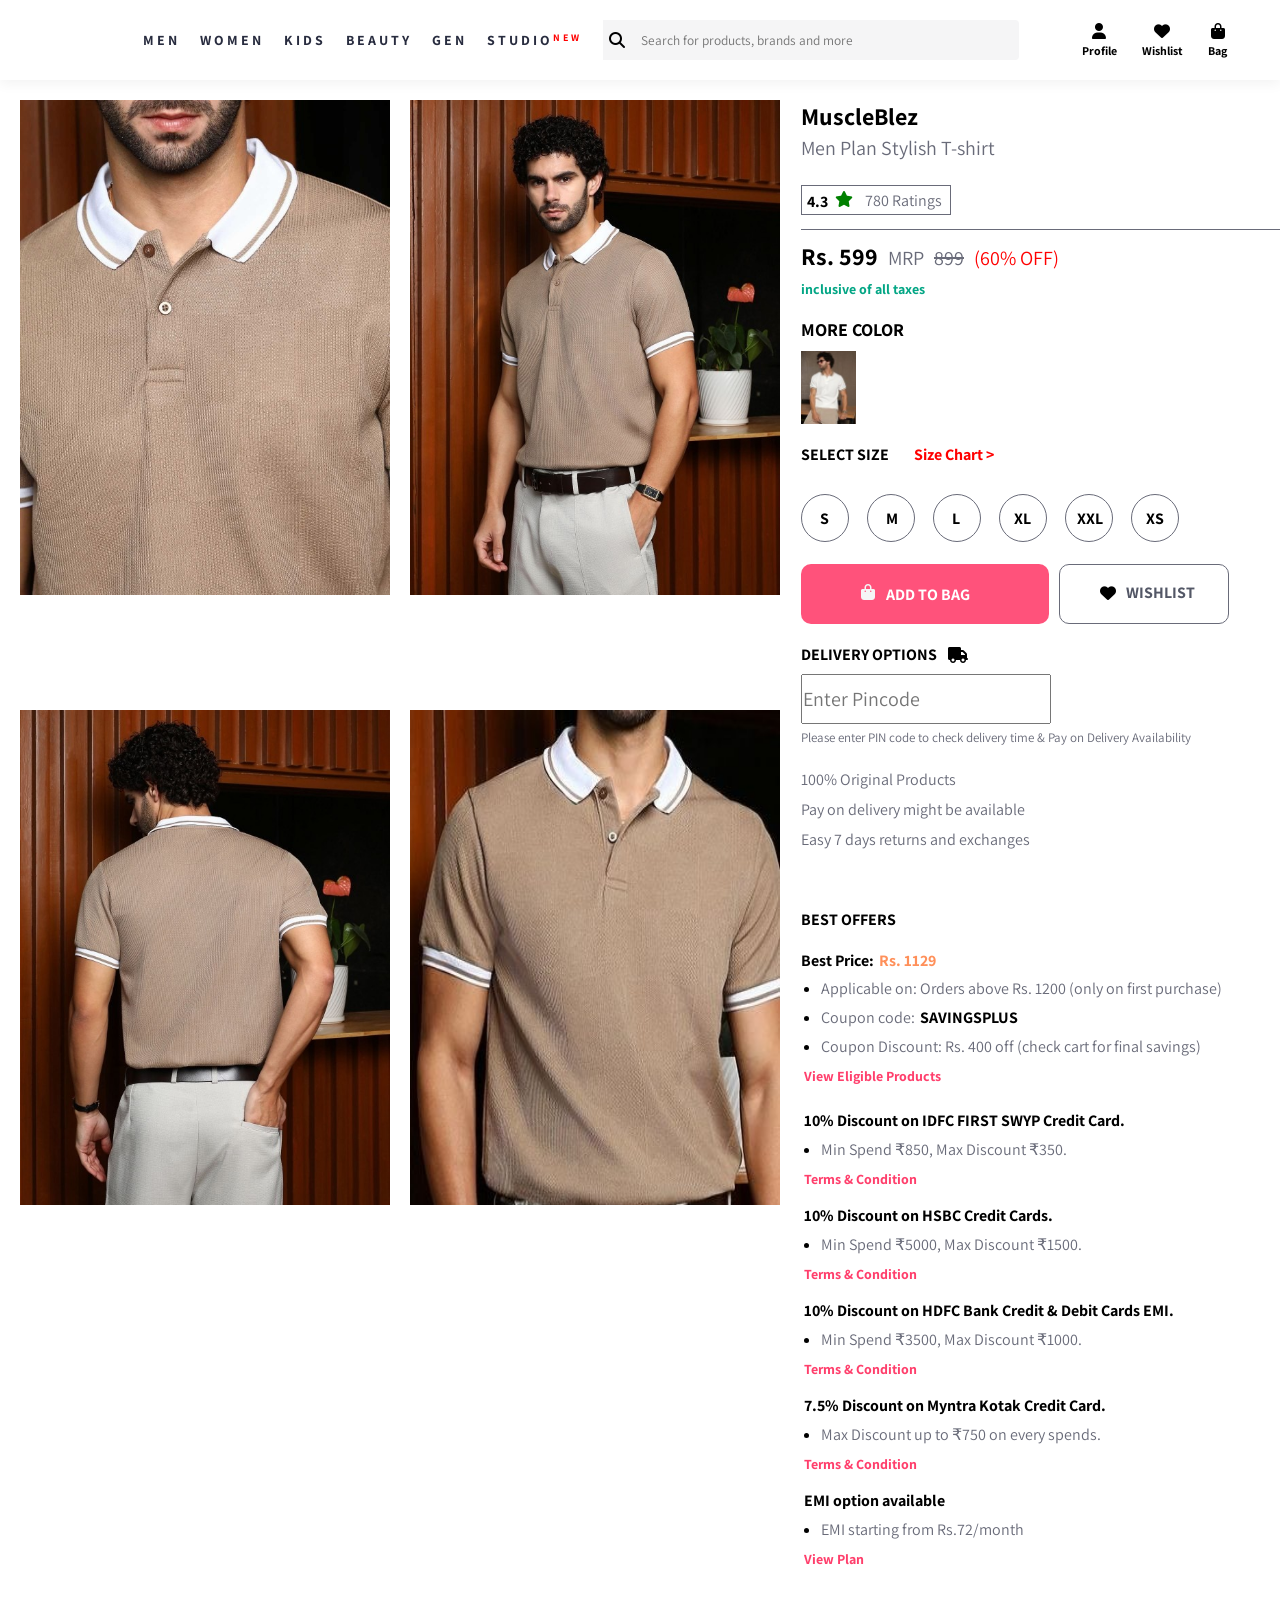
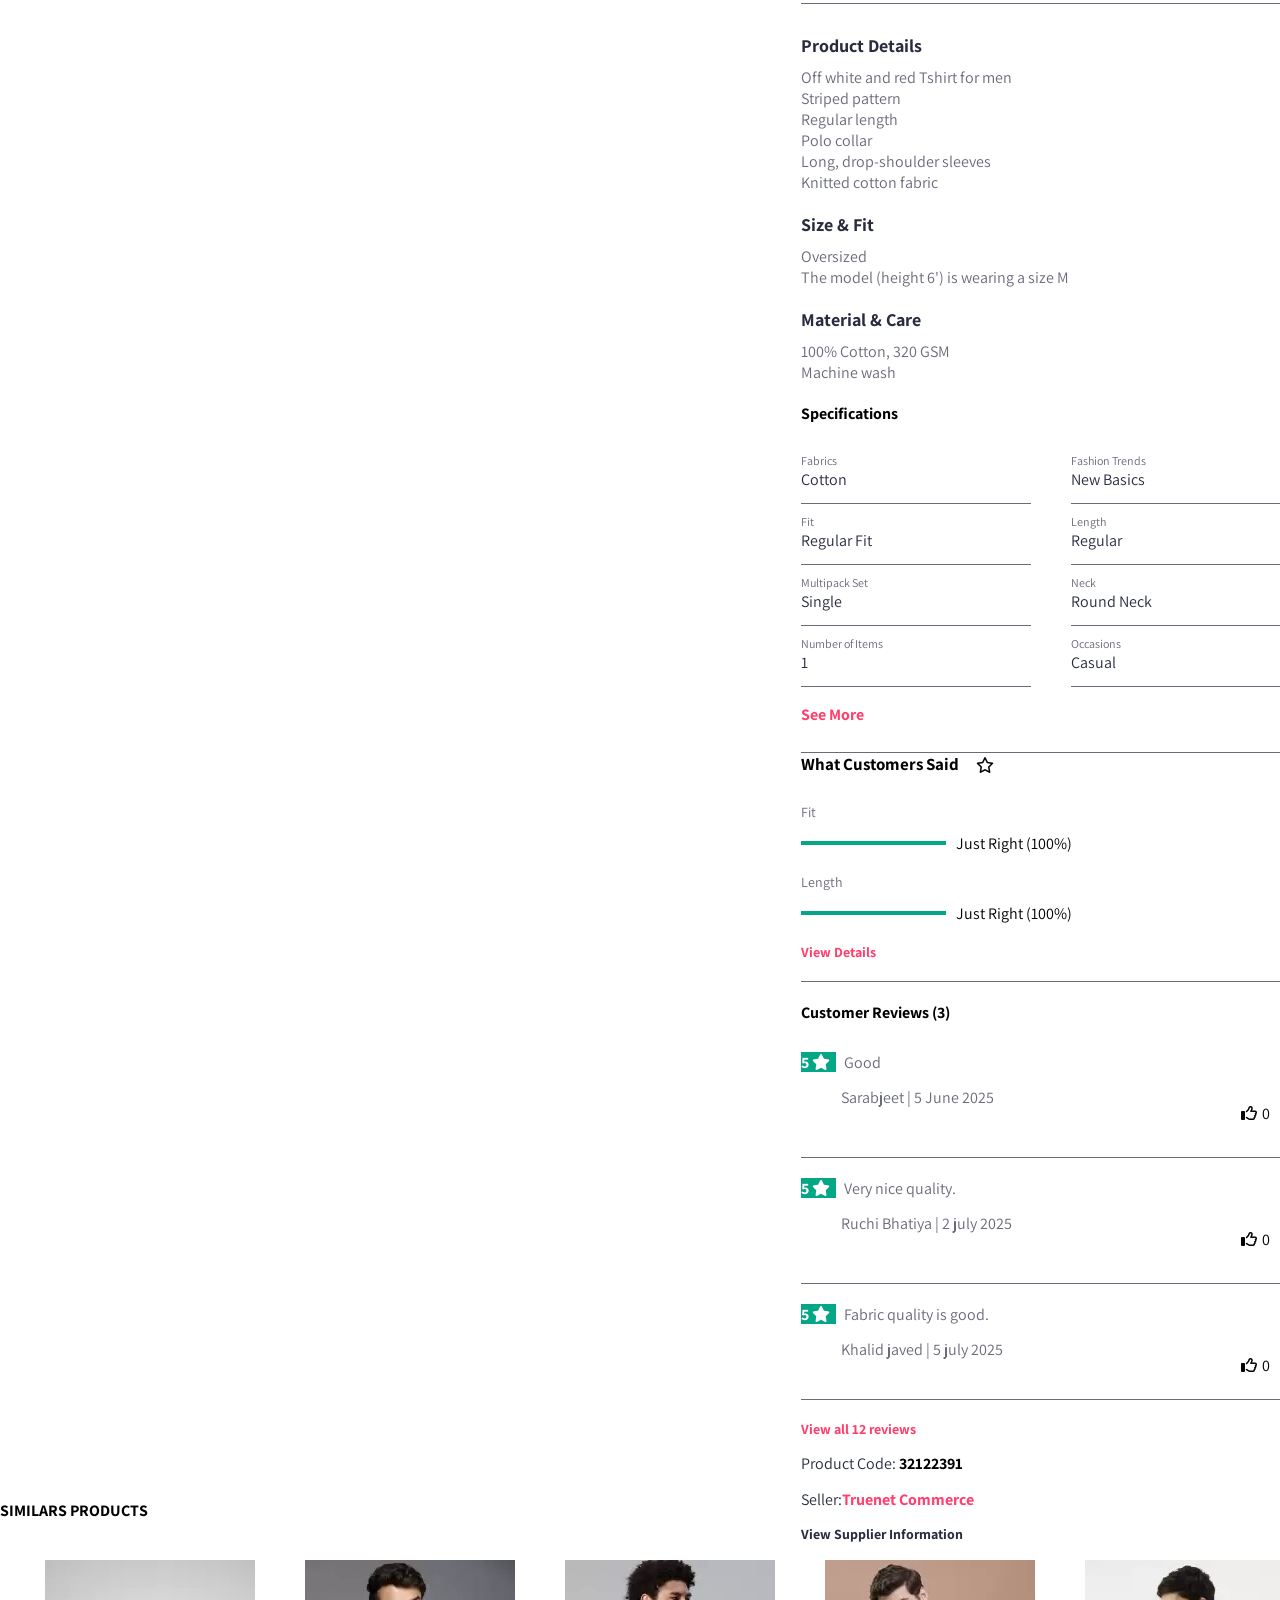
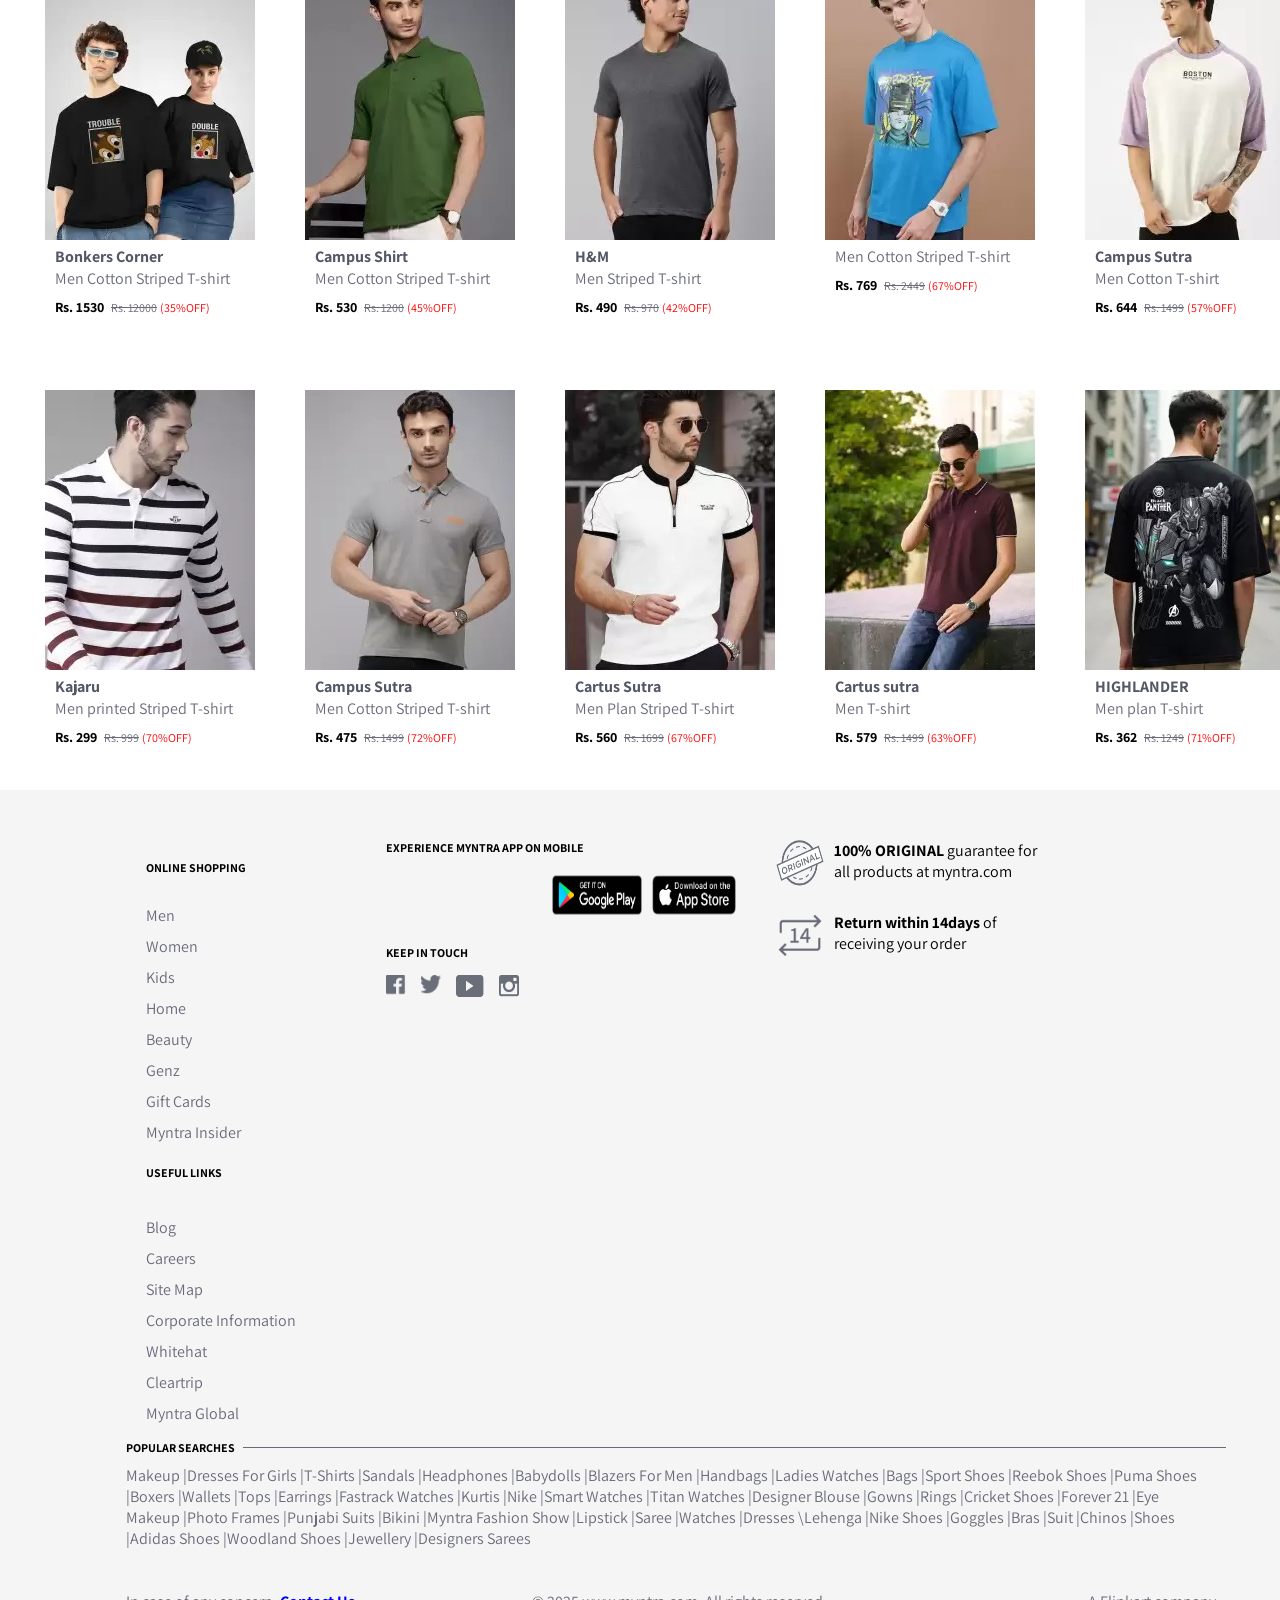
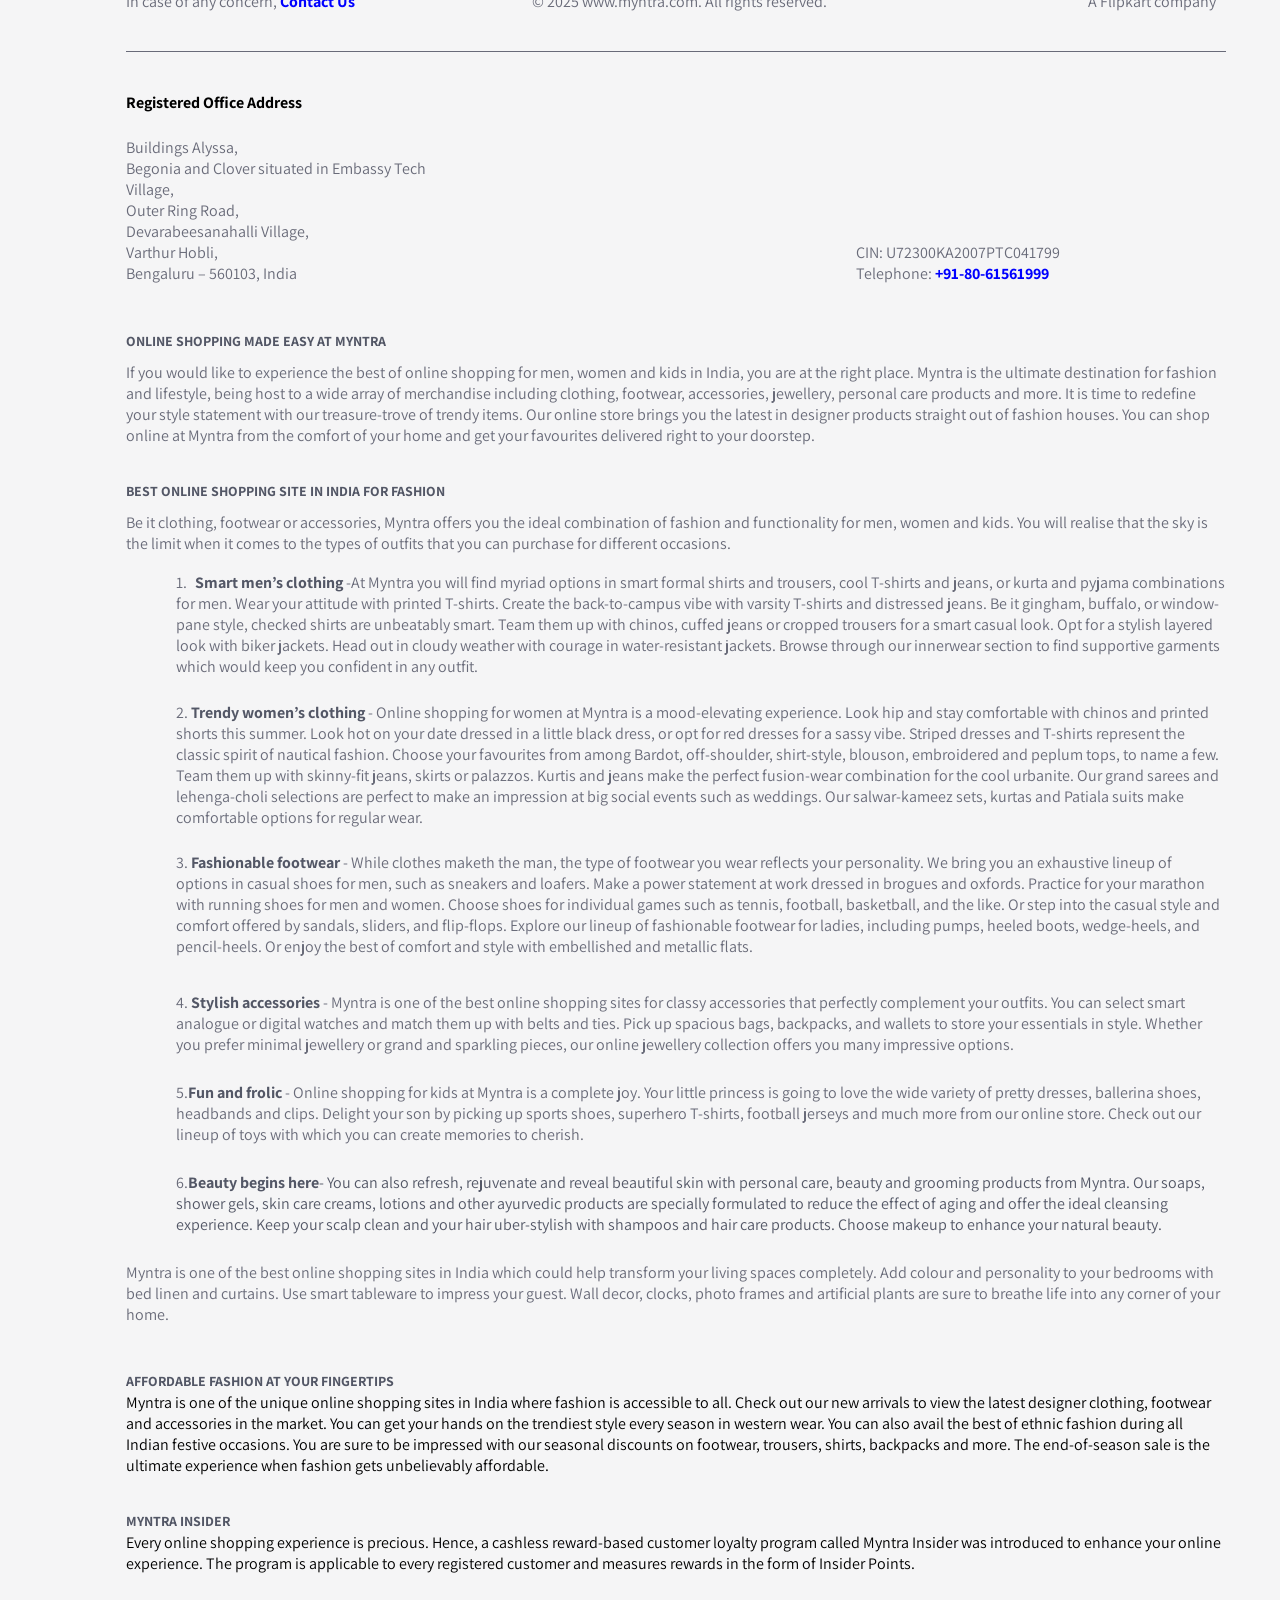
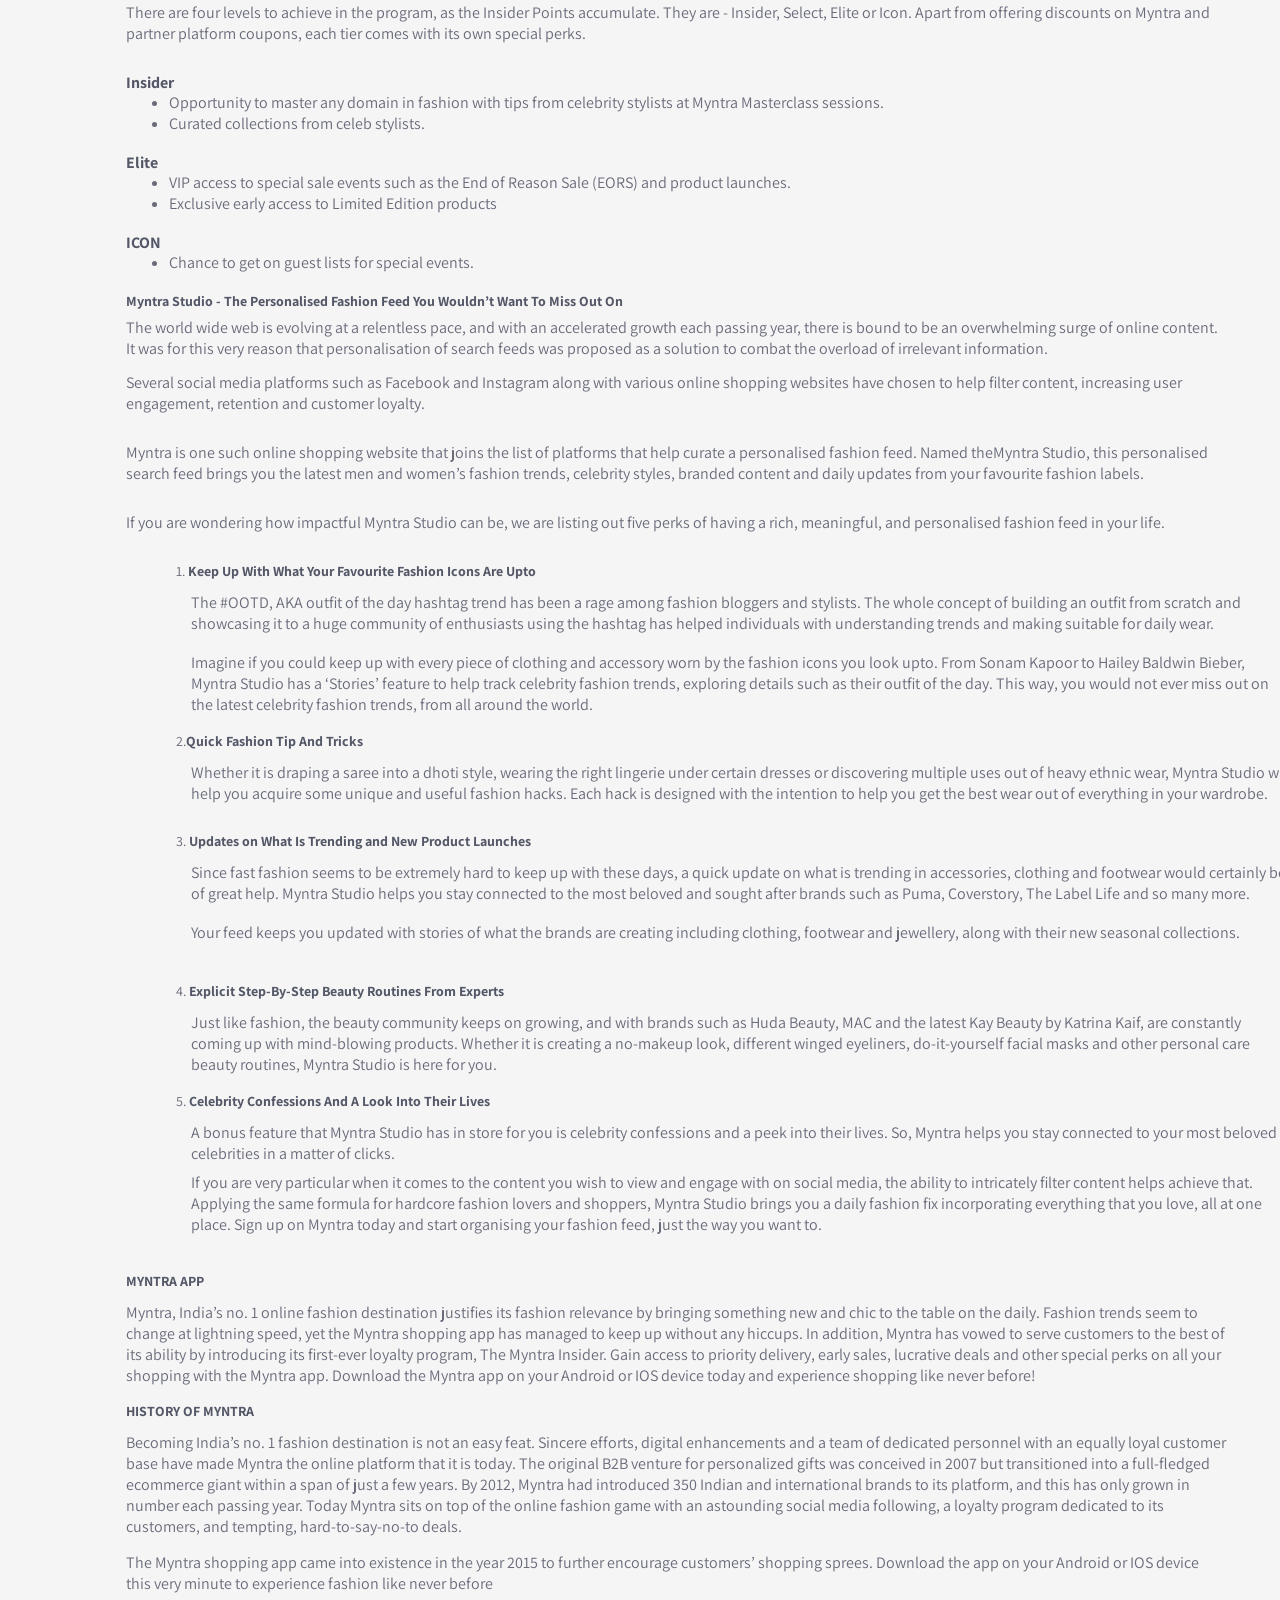
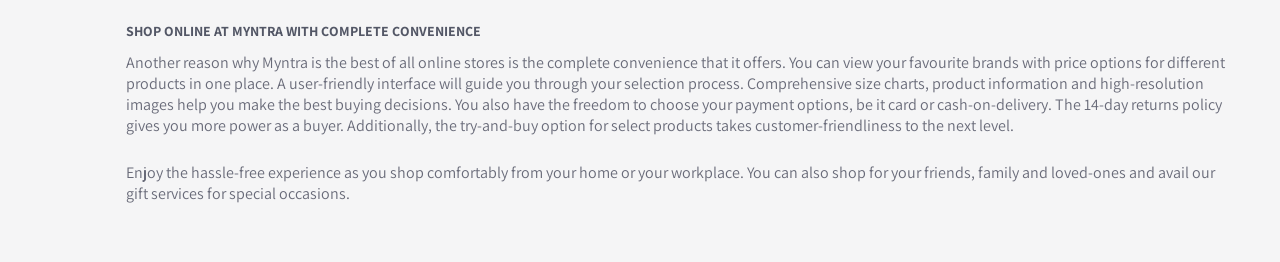
<file: t-shirt-12.html>
<html>
<head>
    <title>Document</title>
    <link rel="stylesheet" href="css/style.css">
    <link rel="stylesheet" href="https://cdnjs.cloudflare.com/ajax/libs/font-awesome/6.7.2/css/all.min.css"  />
</head>
<body>
      <header>
        <div class="container">
            <div class="logo"></div>
            <nav>
                <ul>
                    <li><a href="t-shirt.html">MEN</a></li>
                    <li><a href="">WOMEN</a></li>
                    <li><a href="">KIDS</a></li>
                    <li><a href="">BEAUTY</a></li>
                    <li><a href="">GEN</a></li>
                    <li><a href="">STUDIO <span class="new">NEW</span></a></li>
                </ul>
            </nav>
            <div class="input-section">
                <i class="fa-solid fa-magnifying-glass"></i>
                <input type="text" placeholder="Search for products, brands and more">
            </div>
            <div class="profile-section">
                <div class="inner-card">
                    <i class="fa-solid fa-user"></i>
                    <span>Profile</span>
                </div>
                <div class="inner-card">
                     <i class="fa-solid fa-heart"></i>
                    <span>Wishlist</span>
                </div>
                <div class="inner-card">
                    <i class="fa-solid fa-bag-shopping"></i>
                    <span>Bag</span>
                </div>
            </div>
        </div>
    </header>
    <div class="top-gap"></div>
    <div class="top-t-head"><span style="color: #696b79;">Home/Clothing/Men Clothing/Tshirts/</span><strong>Bonkers Corner Tshirts>More by Bonkers Corner</strong></div>
    <div class="photo-review">
        <div class="left-photo">
            <img src="./images/t-shirt1to10/imgi_25_8d2a3bd0-1845-430a-a9ed-8b611af7dc621735885429979CampusSutraMenStripedPoloCollarT-shirt2.jpg" width="370" height="495" alt="">
            <img src="./images/t-shirt1to10/imgi_26_7133d374-ecde-4a4c-89a3-4967bf61d7e61735885430050CampusSutraMenStripedPoloCollarT-shirt3.jpg" width="370" height="495" alt="">
            <img src="./images/t-shirt1to10/imgi_27_56c46f85-7232-469b-a61e-7d015b5082da1735885430014CampusSutraMenStripedPoloCollarT-shirt4.jpg" width="370" height="495" alt="">
            <img src="./images/t-shirt1to10/imgi_8_74af2491-bd68-4c4f-a1e2-8ef2f87b26421735885430086CampusSutraMenStripedPoloCollarT-shirt5.jpg" width="370" height="495" alt="">
            
            
        </div>
        <div class="right-review">
            <div class="right-content">
                <div class="t-shirt-name">
                    <div class="top-name"><strong>MuscleBlez</strong></div>
                    <div class="middle-name">Men  Plan Stylish T-shirt</div>
                    <div class="down-rating" style="display: flex;  width: 150px;
    height: 30px;
    border: 1px black solid;
    border-color: #696b79;
    margin-top: 20px;
    padding-left: 5px;"><span style=" border-color: #696b79; display: flex;">
                        <div class="rating" style=" margin-top: 5px;"><strong>4.3</strong></div>
                        <div class="class1" style="width: 20px; height: 20px; margin-left: 7px; margin-top: 5px;">
                            <i class="fa-solid fa-star" style="color: green;"></i>
                        </div>
                        <div class="border10" style=" height: 20px; border-color: #696b79; margin-left: 6px; margin-top: 4px;"></div>
                        <div class="rating1" style="margin-left: 4px; margin-top: 4px;"><span style="color: #696b79;">780 Ratings</span></div>
                        
                    </div>
                        
                </div>
                <div class="border4"></div>
                <div class="price-box"><strong style="font-size: 24px;">Rs. 599</strong><span style="color: #696b79; font-size: 20px; padding-left: 10px;">MRP</span><span style="text-decoration: line-through; padding-left: 10px; color: #696b79; font-size: 20px;">899</span><span style="color: red; font-size: 20px; padding-left: 10px;">(60% OFF)</span></div>
                <div class="iclusive" style="color: #03a685; font-size: 14px;"><strong>inclusive of all taxes</strong></div>
                <div class="more-color" style="padding-top: 20px; font-size: 18px;"><strong>MORE COLOR</strong></div>
                <div class="pic" style="padding-top: 10px;">
                    <img src="./images/t-shirt1to10/imgi_4_8243634c-0c19-4a5a-890e-aa808dbe19e51735884731052CampusSutraMenStripedPoloCollarRawEdgeT-shirt1.jpg" width="55" height="73" alt="">
                </div>
                <div class="select-size"><strong style="font-size: 16px;">SELECT SIZE</strong><span style="color: red; font-size: 16px; padding-left: 25px; font-weight: 700;">Size Chart ></span></div>
                <div class="size">
                    <div class="radius1"><strong>S</strong></div>
                    <div class="radius2"><strong>M</strong></div>
                    <div class="radius3"><strong>L</strong></div>
                    <div class="radius4"><strong>XL</strong></div>
                    <div class="radius5"><strong>XXL</strong></div>
                    <div class="radius6"><strong>XS</strong></div>
                </div>
                <div class="add-wish">
                  <div class="add">
                    <div class="shop1" style="width: 20px; height: 20px;  margin-top: 20px; margin-left: 60px;">
                        <i class="fa-solid fa-bag-shopping"></i>
                    </div>
                    <div class="add-to-bag" style="margin-top: 20px; margin-left: 5px;"><strong style="color: white;">ADD TO BAG</strong></div>
                  </div>
                  <div class="wish">
                    <i class="fa-solid fa-heart" style="margin-top: 20px; margin-left: 40px; "></i>
                    <div class="wishlist-w" style=" margin-left: 10px; margin-top: 17px;"><strong style="color: #535766;">WISHLIST</strong></div>
                
                  </div>
                </div>
                <div class="delivery">
                    <div class="delivery-head" style="width: 147px; height: 30px;"><strong>DELIVERY OPTIONS</strong></div>
                    <div class="d" style="width: 20px; height: 20px;  margin-top: 3px;">
                        <i class="fa-solid fa-truck"></i>
                    </div>
                </div>
                <div class="enter-pincode">
                    <input style="width: 250px; height: 50px; font-size: 20px;" type="text" placeholder="Enter Pincode">
                </div>
                
                <div class="pincode-text">Please enter PIN code to check delivery time & Pay on Delivery Availability</div>
                <div class="cod">
                    <div class="cod1">100% Original Products</div>
                    <div class="cod2">Pay on delivery might be available</div>
                    <div class="cod3">Easy 7 days returns and exchanges</div>
                </div>
                <div class="best-offer"><strong style="font-size: 16px;">BEST OFFERS</strong></div>
                <div class="best-prize">
                    <div class="best-prize-head"><strong>Best Price:</strong><span style="color: #ff905a; padding-left: 5px;"><strong>Rs. 1129</strong></span></div>
                    <ul>
                        <li style=" list-style: disc; margin-left: 20px; margin-top: 8px;"><span style="color: #696b79;">Applicable on: Orders above Rs. 1200 (only on first purchase)</span></li>
                        <li style=" list-style: disc; margin-left: 20px; margin-top: 8px;"><span style="color: #696b79;">Coupon code:</span><strong style="padding-left: 5px;">SAVINGSPLUS</strong></li>
                        <li style=" list-style: disc; margin-left: 20px; margin-top: 8px;"><span style="color: #696b79;">Coupon Discount: Rs. 400 off (check cart for final savings)</span></li>
                        <div class="eligible" style="color: #ff3f6c; font-size: 14px; margin-top: 10px; padding-left: 3px;"><strong>View Eligible Products</strong></div>
                    </ul>
                </div>
                <div class="10-discount" style="margin-top: 10px; padding-left: 3px;"><strong>10% Discount on IDFC FIRST SWYP Credit Card.</strong></div>
                <ul>
                    <li style=" list-style: disc; margin-left: 20px; margin-top: 8px;"><span style="color: #696b79;">Min Spend ₹850, Max Discount ₹350.</span></li>
                    <div class="term" style="color: #ff3f6c; font-size: 14px; margin-top: 10px; padding-left: 3px;"><strong>Terms & Condition</strong></div>
                </ul>
                 <div class="10-discount" style="margin-top: 17px; padding-left: 3px;"><strong>10% Discount on HSBC Credit Cards.</strong></div>
                <ul>
                    <li style=" list-style: disc; margin-left: 20px; margin-top: 8px;"><span style="color: #696b79;">Min Spend ₹5000, Max Discount ₹1500.</span></li>
                    <div class="term" style="color: #ff3f6c; font-size: 14px; margin-top: 10px; padding-left: 3px;"><strong>Terms & Condition</strong></div>
                </ul>
                 <div class="10-discount" style="margin-top: 17px; padding-left: 3px;"><strong>10% Discount on HDFC Bank Credit & Debit Cards EMI.</strong></div>
                <ul>
                    <li style=" list-style: disc; margin-left: 20px; margin-top: 8px;"><span style="color: #696b79;">Min Spend ₹3500, Max Discount ₹1000.</span></li>
                    <div class="term" style="color: #ff3f6c; font-size: 14px; margin-top: 10px; padding-left: 3px;"><strong>Terms & Condition</strong></div>
                </ul>
                 <div class="10-discount" style="margin-top: 17px; padding-left: 3px;"><strong>7.5% Discount on Myntra Kotak Credit Card.</strong></div>
                <ul>
                    <li style=" list-style: disc; margin-left: 20px; margin-top: 8px;"><span style="color: #696b79;">Max Discount up to ₹750 on every spends.</span></li>
                    <div class="term" style="color: #ff3f6c; font-size: 14px; margin-top: 10px; padding-left: 3px;"><strong>Terms & Condition</strong></div>
                </ul>
                 <div class="10-discount" style="margin-top: 17px; padding-left: 3px;"><strong>EMI option available</strong></div>
                <ul>
                    <li style=" list-style: disc; margin-left: 20px; margin-top: 8px;"><span style="color: #696b79;">EMI starting from Rs.72/month</span></li>
                    <div class="term" style="color: #ff3f6c; font-size: 14px; margin-top: 10px; padding-left: 3px;"><strong>View Plan</strong></div>
                </ul>
                <div class="border6" style="border-bottom: 1px black solid; border-color: #696b79; margin-top: 35px;"></div>
                <div class="product-details" style="margin-top: 30px; "><strong style="color: #282c3f; font-size: 18px;">Product Details</strong></div>
                <div class="product-text" style="color: #696b79; margin-top: 10px;">Off white and red Tshirt for men <br>
Striped pattern <br>
Regular length <br>
Polo collar <br>
Long, drop-shoulder sleeves <br>
Knitted cotton fabric</div>
              <div class="size-fit" style="margin-top: 20px; "><strong style="color: #282c3f; font-size: 18px;">Size & Fit</strong></div>
            <div class="size-text" style="color: #696b79; margin-top: 10px;">Oversized <br>
The model (height 6') is wearing a size M</div>
            <div class="size-fit" style="margin-top: 20px; "><strong style="color: #282c3f; font-size: 18px;">Material & Care</strong></div>
            <div class="size-text" style="color: #696b79; margin-top: 10px;">100% Cotton, 320 GSM <br>Machine wash</div>
            <div class="specifi"><strong>Specifications</strong></div>
            <div class="s-left-right">
                <div class="left-s">
                    <div class="text1">
                        <div class="text-head">Fabrics</div>
                        <div class="text-content">Cotton</div>
                    </div>
                    <div class="border7" style="border-bottom: 1px black solid; border-color: #696b79;"></div>
                    <div class="text1" style="margin-top: 10px;">
                        <div class="text-head">Fit</div>
                        <div class="text-content">Regular Fit</div>
                    </div>
                    <div class="border7" style="border-bottom: 1px black solid; border-color: #696b79;"></div>
                     <div class="text1" style="margin-top: 10px;">
                        <div class="text-head">Multipack Set</div>
                        <div class="text-content">Single</div>
                    </div>
                    <div class="border7" style="border-bottom: 1px black solid; border-color: #696b79;"></div>
                     <div class="text1" style="margin-top: 10px;">
                        <div class="text-head">Number of Items</div>
                        <div class="text-content">1</div>
                    </div>
                    <div class="border7" style="border-bottom: 1px black solid; border-color: #696b79;"></div>
                    <div class="see-more" style="color: #ff3f6c;  margin-top: 17px;"><strong>See More</strong></div>
                </div>
                <div class="right-s">
                        <div class="text1">
                        <div class="text-head">Fashion Trends</div>
                        <div class="text-content">New Basics</div>
                    </div>
                    <div class="border7" style="border-bottom: 1px black solid; border-color: #696b79;"></div>
                    <div class="text1" style="margin-top: 10px;">
                        <div class="text-head">Length</div>
                        <div class="text-content">Regular</div>
                    </div>
                    <div class="border7" style="border-bottom: 1px black solid; border-color: #696b79;"></div>
                     <div class="text1" style="margin-top: 10px;">
                        <div class="text-head">Neck</div>
                        <div class="text-content">Round Neck</div>
                    </div>
                    <div class="border7" style="border-bottom: 1px black solid; border-color: #696b79;"></div>
                     <div class="text1" style="margin-top: 10px;">
                        <div class="text-head">Occasions</div>
                        <div class="text-content">Casual</div>
                    </div>
                    <div class="border7" style="border-bottom: 1px black solid; border-color: #696b79;"></div>
                </div>
                </div>
                                
                 <div class="rating3">
                    <div class="rating3-head"><strong>What Customers Said</strong></div>
                    <div class="star">
                        <i class="fa-regular fa-star"></i>
                    </div>
                   
                 </div>
                  <div class="fit" style="width: 70px; height: 30px;font-size: 14px; margin-top: 20px; color: #696b79;">Fit</div>
                  <div class="fit-l" style="width: 300px; height: 20px; display: flex;">
                    <div class="fit-l-2" style="width: 300px; height: 4px; background-color: #03a685; margin-top: 8px;"></div>
                    <div class="fit-l-text" style="width: 300px; height: 20px; margin-left: 10px;">Just Right (100%)</div>
                  </div>
                   <div class="fit" style="width: 70px; height: 30px; font-size: 14px; margin-top: 20px; color: #696b79;">Length</div>
                  <div class="fit-l" style="width: 300px; height: 20px; display: flex;">
                    <div class="fit-l-2" style="width: 300px; height: 4px; background-color: #03a685; margin-top: 8px;"></div>
                    <div class="fit-l-text" style="width: 300px; height: 20px;  margin-left: 10px;">Just Right (100%)</div>
                  </div>
                  <div class="view-d" style="color: #ff3f6c; margin-top: 20px; font-size: 14px;"><strong>View Details</strong></div>
                  <div class="border12" style="width: 500px; margin-top: 20px; border-bottom: 1px black solid; border-color: #696b79;"></div>
                  <div class="cust" style="width: 300px; height: 50px;  margin-top: 20px;">
                    <div class="cust-h" style="width: 200px; height: 30px;"><strong>Customer Reviews (3)</strong></div>
                  </div>
                  <div class="g" style="width: 300px; height: 25px;  display: flex;">
                    <div class="g1" style="width: 35px; height: 20px; background-color: #03a685; color: white;"><strong>5</strong>
                    <i class="fa-solid fa-star" style="color: white;"></i></div>
                    <div class="g2" style="width: 200px; height: 30px; margin-left: 8px; color: #696b79;">Good</div>
                  </div>
                  <div class="name" style="width: 530px; height: 50px; margin-top: 10px; display: flex;">
                    <div class="n1" style="width: 300px; height: 30px;  color: #696b79; padding-left: 40px;">Sarabjeet | 5 June 2025</div>
                    <div class="like" style="width: 15px; height: 15px;  margin-left: 140px; margin-top: 18px;">
                        <i class="fa-regular fa-thumbs-up"><span style="margin-left: 5px;">0</span></i>
                    </div>

                  </div>
                  <div class="border13" style="width: 500px; margin-top: 20px; border-bottom: 1px black solid; border-color: #696b79;"></div>
                   <div class="g" style="width: 300px; height: 25px;  display: flex; margin-top: 20px;">
                    <div class="g1" style="width: 35px; height: 20px; background-color: #03a685; color: white;"><strong>5</strong>
                    <i class="fa-solid fa-star" style="color: white;"></i></div>
                    <div class="g2" style="width: 200px; height: 30px; margin-left: 8px; color: #696b79;">Very nice quality.</div>
                  </div>
                  <div class="name" style="width: 530px; height: 50px; margin-top: 10px; display: flex;">
                    <div class="n1" style="width: 300px; height: 30px;  color: #696b79; padding-left: 40px;">Ruchi Bhatiya | 2 july 2025</div>
                    <div class="like" style="width: 15px; height: 15px;  margin-left: 140px; margin-top: 18px;">
                        <i class="fa-regular fa-thumbs-up"><span style="margin-left: 5px;">0</span></i>
                    </div>
                  </div>
                  <div class="border13" style="width: 500px; margin-top: 20px; border-bottom: 1px black solid; border-color: #696b79;"></div>
                   <div class="g" style="width: 300px; height: 25px;  display: flex; margin-top: 20px;">
                    <div class="g1" style="width: 35px; height: 20px; background-color: #03a685; color: white;"><strong>5</strong>
                    <i class="fa-solid fa-star" style="color: white;"></i></div>
                    <div class="g2" style="width: 200px; height: 30px; margin-left: 8px; color: #696b79;">Fabric quality is good.</div>
                  </div>
                  <div class="name" style="width: 530px; height: 50px; margin-top: 10px; display: flex; ">
                    <div class="n1" style="width: 300px; height: 30px;  color: #696b79; padding-left: 40px;">Khalid javed | 5 july 2025</div>
                    <div class="like" style="width: 15px; height: 15px;  margin-left: 140px; margin-top: 18px;">
                        <i class="fa-regular fa-thumbs-up"><span style="margin-left: 5px;">0</span></i>
                    </div>

                  </div>
                   <div class="border13" style="width: 500px; margin-top: 10px; border-bottom: 1px black solid; border-color: #696b79;"></div>
                   <div class="view-all" style="margin-top: 20px;"><strong style="color: #ff3f6c; font-size: 14px;">View all 12 reviews</strong></div>
                   <div class="code" style="margin-top: 15px;"><span style="font-size: 16px; color: #282c3f;">Product Code: </span><strong>32122391</strong></div>
                   <div class="seller" style="margin-top: 15px;"><span style="font-size: 16px; color: #282c3f;">Seller:</span><strong style="color: #ff3f6c; font-size: 16px;">Truenet Commerce</strong></div>
                   <div class="view-s" style="margin-top: 15px;"><strong style="font-size: 14px; color: rgb(40, 44, 63);">View Supplier Information</strong></div>  
                  </div>
                  <!-- <div class="rating-box"> -->
                        <!-- <div class="left-r" style="display: flex;"> -->
                            <!-- <div class="left-r1" style="width: 50px; height: 50px; border: 1px black solid; font-size: 48px; margin-top: 40px; margin-left: 30px; color: #282c3f;">4.2</div> -->
                            <!-- <div class="star2" style="width: 30px; height: 30px; border: 1px black solid; margin-top: 60px; margin-left: 20px;"> -->
                                <!-- <i class="fa-solid fa-star" style="color: #14958f;"></i> -->
                            <!-- </div> -->
                        <!-- </div> -->
                        <!-- <div class="border-r" style="height: 100px; margin-left: 50px; border: 1px black solid; border-color: #696b79; margin-top: 25px;"></div> -->
                        <!-- <div class="right-r"> -->
                            <!-- <div class="box1" style="width: 200px; height: 20px; border: 1px #14958f solid; margin-top: 25px; display: flex;"> -->
                                <!-- <div class="box-text" style="width: 15px; height: 15px; border: 1px black solid; color: #696b79; font-size: 20px; margin-bottom: 2px;">5</div> -->
                                <!-- <i class="fa-solid fa-star" style="color: grey;" style="margin-top: 5px; width: 100%; height: 100%;"></i> -->
                                <!-- <div class="border-line" style="width: 120px; height: 3px; background-color: grey; margin-top: 8px;"> -->
                                    <!-- <div class="border-l1" style="width: 100px; height: 3px;background-color: #14958f; "></div> -->
                                <!-- </div> -->
                                <!-- <div class="r-t" >14</div> -->
                            <!-- </div> -->
                             <!-- <div class="box1" style="width: 200px; height: 20px; border: 1px #14958f solid; margin-top: 5px; display: flex;"> -->
                                <!-- <div class="box-text" style="width: 15px; height: 15px; border: 1px black solid; color: #696b79; font-size: 20px; margin-bottom: 2px;">5</div> -->
                                <!-- <i class="fa-solid fa-star" style="color: grey;" style="margin-top: 5px; width: 100%; height: 100%;"></i> -->
                                <!-- <div class="border-line" style="width: 120px; height: 3px; background-color: grey; margin-top: 8px;"> -->
                                    <!-- <div class="border-l1" style="width: 100px; height: 3px;background-color: #14958f; "></div> -->
                                <!-- </div> -->
                                <!-- <div class="r-t" >14</div> -->
                            <!-- </div> -->
                        </div>
                    </div>
                    <!-- <div class="r-text" style="width: 200px; height: 15px; border: 1px green solid; padding-left: 30px;">17 Verified Buyers</div> -->
            </div>
                
                
            </div>


            </div>
        </div>
    </div>
     <div class="s-p" style="width: 1350px; height: 40px; margin-left: 27px; margin: auto"><strong>SIMILARS PRODUCTS</strong></div>
      <div class="f-images">
        <div class="f-img">
             <a class="box" href="t-shirt link.html" target="_blank">  
                                <div class="image">
                                        <img src="./images/t-shirt1to10/imgi_98_hw1Z8FKe_20918f8de6fa41d29aaef15a0c4ba48a.jpg" width="100%" height="100%" alt="">
                                </div>
                                <div class="down-box">
                                        <div class="down-heading"><strong style="color: #535766;">Bonkers Corner</strong></div>
                                        <div class="down-text" style="color: #696b79;">Men Cotton Striped  T-shirt</div>
                                        <div class="down-price"><strong style="font-size: 14px;">Rs. 1530</strong><span style="color: #696b79; text-decoration: line-through; margin-left: 7px; font-size: 12px; ">Rs. 12000</span> <span style="color: red; font-size: 12px;">(35%OFF)</span></div> 
                                </div>
                                         <a class="box" href="t-shirt link.html" target="_blank">  
                                <div class="image">
                                        <img src="./images/t-shirt1to10/imgi_99_oVVkv8FP_6072a02fe2f44fdba5b5ec9dce605e6a.jpg" width="100%" height="100%" alt="">
                                </div>
                                
                                <div class="down-box">
                                        <div class="down-heading"><strong style="color: #535766;">Campus Shirt</strong></div>
                                        <div class="down-text" style="color: #696b79;">Men Cotton Striped  T-shirt</div>
                                        <div class="down-price"><strong style="font-size: 14px;">Rs. 530</strong><span style="color: #696b79; text-decoration: line-through; margin-left: 7px; font-size: 12px; ">Rs. 1200</span> <span style="color: red; font-size: 12px;">(45%OFF)</span></div> 
                                                 
                                </div>
                                             <a class="box" href="t-shirt link.html" target="_blank">  
                                <div class="image">
                                        <img src="./images/t-shirt1to10/imgi_95_7a4e30f1-809f-4111-9991-6fd07d8832e21663221355704LevisMenCharcoalGreySolidRoundNeckLoungeT-shirts1.jpg" width="100%" height="100%" alt="">
                                </div>
                                
                                <div class="down-box">
                                        <div class="down-heading"><strong style="color: #535766;">H&M</strong></div>
                                        <div class="down-text" style="color: #696b79;">Men  Striped  T-shirt</div>
                                        <div class="down-price"><strong style="font-size: 14px;">Rs. 490</strong><span style="color: #696b79; text-decoration: line-through; margin-left: 7px; font-size: 12px; ">Rs. 970</span> <span style="color: red; font-size: 12px;">(42%OFF)</span></div> 
                                </div>
                                             <a class="box" href="t-shirt link.html" target="_blank">  
                                <div class="image">
                                        <img src="./images/t-shirt1to10/imgi_80_16297735-6b15-4ad4-9386-fe488744b63c1696005850769HIGHLANDERUnisexBluePrintedAppliqueT-shirt1.jpg" width="100%" height="100%" alt="">

                                        <div class="down-text" style="color: #696b79;">Men Cotton Striped  T-shirt</div>
                                        <div class="down-price"><strong style="font-size: 14px;">Rs. 769</strong><span style="color: #696b79; text-decoration: line-through; margin-left: 7px; font-size: 12px; ">Rs. 2449</span> <span style="color: red; font-size: 12px;">(67%OFF)</span></div> 
                                </div>
                                             <a class="box" href="t-shirt link.html" target="_blank">  
                                <div class="image">
                                        <img src="./images/t-shirt1to10/imgi_83_b227c67c-1c43-4161-87c2-a1807a43f7571677825393422ManiacMenPurpleTypographyPrintedBoxyT-shirt1.jpg" width="100%" height="100%" alt="">
                                </div>
                               
                                <div class="down-box">
                                        <div class="down-heading"><strong style="color: #535766;">Campus Sutra</strong></div>
                                        <div class="down-text" style="color: #696b79;">Men Cotton   T-shirt</div>
                                        <div class="down-price"><strong style="font-size: 14px;">Rs. 644</strong><span style="color: #696b79; text-decoration: line-through; margin-left: 7px; font-size: 12px; ">Rs. 1499</span> <span style="color: red; font-size: 12px;">(57%OFF)</span></div> 
                                </div>
                                             <a class="box" href="t-shirt link.html" target="_blank">  
                                <div class="image">
                                        <img src="./images/t-shirt1to10/imgi_86_36395020-ff4d-44ab-a5e6-3a435d37f66b1615962819189-Roadster-Men-White--Navy-Blue-Striped-Polo-Collar-T-shirt-28-1.jpg" width="100%" height="100%" alt="">
                                </div>
                               
                                <div class="down-box">
                                        <div class="down-heading"><strong style="color: #535766;">Kajaru</strong></div>
                                        <div class="down-text" style="color: #696b79;">Men printed Striped  T-shirt</div>
                                        <div class="down-price"><strong style="font-size: 14px;">Rs. 299</strong><span style="color: #696b79; text-decoration: line-through; margin-left: 7px; font-size: 12px; ">Rs. 999</span> <span style="color: red; font-size: 12px;">(70%OFF)</span></div> 
                                </div>
                                             <a class="box" href="t-shirt link.html" target="_blank">  
                                <div class="image">
                                        <img src="./images/t-shirt1to10/imgi_87_26804933-b9f0-4b80-b600-2f7c949d842f1716961898420-US-Polo-Assn-Denim-Co-Men-Tshirts-8431716961897973-1.jpg" width="100%" height="100%" alt="">
                                </div>

                                <div class="down-box">
                                        <div class="down-heading"><strong style="color: #535766;">Campus Sutra</strong></div>
                                        <div class="down-text" style="color: #696b79;">Men Cotton Striped  T-shirt</div>
                                        <div class="down-price"><strong style="font-size: 14px;">Rs. 475</strong><span style="color: #696b79; text-decoration: line-through; margin-left: 7px; font-size: 12px; ">Rs. 1499</span> <span style="color: red; font-size: 12px;">(72%OFF)</span></div> 
                                </div>
                                             <a class="box" href="t-shirt link.html" target="_blank">  
                                <div class="image">
                                        <img src="./images/t-shirt1to10/imgi_88_YalTZaW7_88a381e960c1425297da4caee1552ea9.jpg" width="100%" height="100%" alt="">
                                </div>
                                
                                <div class="down-box">
                                        <div class="down-heading"><strong style="color: #535766;">Cartus Sutra</strong></div>
                                        <div class="down-text" style="color: #696b79;">Men Plan Striped  T-shirt</div>
                                        <div class="down-price"><strong style="font-size: 14px;">Rs. 560</strong><span style="color: #696b79; text-decoration: line-through; margin-left: 7px; font-size: 12px; ">Rs. 1699</span> <span style="color: red; font-size: 12px;">(67%OFF)</span></div> 
                                </div>
                                             <a class="box" href="t-shirt link.html" target="_blank">  
                                <div class="image">
                                        <img src="./images/t-shirt1to10/imgi_96_8263de83-b3ac-4c3d-85e0-3018678523461703138362260LouisPhilippeJeansPoloCollarSlimFitT-shirt1.jpg" width="100%" height="100%" alt="">
                                </div>
                               
                                <div class="down-box">
                                        <div class="down-heading"><strong style="color: #535766;">Cartus sutra</strong></div>
                                        <div class="down-text" style="color: #696b79;">Men   T-shirt</div>
                                        <div class="down-price"><strong style="font-size: 14px;">Rs. 579</strong><span style="color: #696b79; text-decoration: line-through; margin-left: 7px; font-size: 12px; ">Rs. 1499</span> <span style="color: red; font-size: 12px;">(63%OFF)</span></div> 
                                </div>
                                             <a class="box" href="t-shirt link.html" target="_blank">  
                                <div class="image">
                                        <img src="./images/t-shirt1to10/imgi_97_a6ec6d08-3923-4899-8dd0-2013b95329d21732536591055-Bewakoof-Black-Black-Panther-Printed-Round-Neck-Short-Sleeve-1.jpg" width="100%" height="100%" alt="">
                                </div>
                               
                                <div class="down-box">
                                        <div class="down-heading"><strong style="color: #535766;">HIGHLANDER</strong></div>
                                        <div class="down-text" style="color: #696b79;">Men plan  T-shirt</div>
                                        <div class="down-price"><strong style="font-size: 14px;">Rs. 362</strong><span style="color: #696b79; text-decoration: line-through; margin-left: 7px; font-size: 12px; ">Rs. 1249</span> <span style="color: red; font-size: 12px;">(71%OFF)</span></div> 
                                </div>
                            </div>                   
        </div>
     </div>
           <div class="footer">
        <div class="footer-top">
            <div class="online-shopping">
                <div class="online-head">ONLINE SHOPPING</div>
                <div class="online-list">
                    <div class="list">Men</div>
                    <div class="list">Women</div>
                    <div class="list">Kids</div>
                    <div class="list">Home</div>
                    <div class="list">Beauty</div>
                    <div class="list">Genz</div>
                    <div class="list">Gift Cards</div>
                    <div class="list">Myntra Insider</div>
                </div>
                <div class="usefull">
                    <div class="usefull-head">USEFUL LINKS</div>
                    <div class="usefull-list">
                        <div class="list">Blog</div>
                        <div class="list">Careers</div>
                        <div class="list">Site Map</div>
                        <div class="list">Corporate Information</div>
                        <div class="list">Whitehat</div>
                        <div class="list">Cleartrip</div>
                        <div class="list">Myntra Global</div>
                    </div>
                </div>
            </div>
            <!-- <div class="customer"> -->
                <!-- <div class="customer-head">CUSTOMER POLICIES</div> -->
                <!-- <div class="customer-list"> -->
                    <!-- <div class="c-list">Contact Us</div> -->
                    <!-- <div class="c-list">FAQ</div> -->
                    <!-- <div class="c-list">T&C</div> -->
                    <!-- <div class="c-list">Terms Of Use</div> -->
                    <!-- <div class="c-list">Track Orders</div> -->
                    <!-- <div class="c-list">Shipping</div> -->
                    <!-- <div class="c-list">Cancellation</div> -->
                    <!-- <div class="c-list">Returns</div> -->
                    <!-- <div class="c-list">Privacy Policy</div> -->
                    <!-- <div class="c-list">Grievance Redressal</div> -->
                <!-- </div> -->
            <!-- </div> -->
            <div class="experience">
                <div class="e-header">EXPERIENCE MYNTRA APP ON MOBILE</div>
                <div class="icon">
                    <div class="google-play">
                        <a href="https://play.google.com/store/apps/details?id=com.myntra.android">
                            <img src="./images/t-shirt/imgi_113_80cc455a-92d2-4b5c-a038-7da0d92af33f1539674178924-google_play.png"
                                width="100%" height="100%" alt="">
                        </a>
                    </div>
                    <div class="app-store" style="margin-left: 20px;">
                        <a href="https://itunes.apple.com/in/app/myntra-indias-fashion-store/id907394059">
                            <img src="./images/t-shirt/imgi_114_bc5e11ad-0250-420a-ac71-115a57ca35d51539674178941-apple_store.png"
                                width="100%" height="100%" alt="">
                        </a>
                    </div>
                </div>
                <div class="keep">KEEP IN TOUCH</div>
                <div class="keep-icon">
                    <div class="facebook">
                        <a href="https://www.facebook.com/myntra">
                            <img src="./images/t-shirt/imgi_115_d2bec182-bef5-4fab-ade0-034d21ec82e31574604275433-fb.png"
                                width="100%" height="100%" alt="">
                        </a>
                    </div>
                    <div class="twitter">
                        <a href="https://twitter.com/myntra">
                            <img src="./images/t-shirt/imgi_116_f10bc513-c5a4-490c-9a9c-eb7a3cc8252b1574604275383-twitter.png"
                                width="100%" height="100%" alt="">
                        </a>
                    </div>
                    <div class="youtube">
                        <a href="https://www.youtube.com/user/myntradotcom">
                            <img src="./images/t-shirt/imgi_117_a7e3c86e-566a-44a6-a733-179389dd87111574604275355-yt.png"
                                width="100%" height="100%" alt="">
                        </a>
                    </div>
                    <div class="instagram">
                        <a href="https://www.instagram.com/myntra">
                            <img src="./images/t-shirt/imgi_118_b4fcca19-5fc1-4199-93ca-4cae3210ef7f1574604275408-insta.png"
                                width="100%" height="100%" alt="">
                        </a>
                    </div>
                </div>
            </div>
            <div class="original-return">
                <div class="original">
                    <div class="original-image">
                        <img src="./images/t-shirt/imgi_119_6c3306ca-1efa-4a27-8769-3b69d16948741574602902452-original.png"
                            width="48px" height="50px" alt="">
                    </div>
                    <div class="original-text"> <strong>100% ORIGINAL</strong> guarantee for all products at myntra.com
                    </div>
                </div>
                <div class="return">
                    <div class="return-image">
                        <img src="./images/t-shirt/imgi_120_becb1b16-86cc-4e78-bdc7-7801c17947831684737106127-Return-Window-image.png"
                            width="48px" height="49px" alt="">
                    </div>
                    <div class="return-text"><strong>Return within 14days</strong> of receiving your order</div>
                </div>
            </div>
        </div>
        <div class="popular-search">
            <div class="popular-head">
                <div class="popular-box">POPULAR SEARCHES</div>
                <div class="popular-box2"></div>
            </div>
            <div class="popular-text">Makeup |Dresses For Girls |T-Shirts |Sandals |Headphones |Babydolls |Blazers For
                Men |Handbags |Ladies Watches |Bags |Sport Shoes |Reebok Shoes |Puma Shoes |Boxers |Wallets |Tops
                |Earrings |Fastrack Watches |Kurtis |Nike |Smart Watches |Titan Watches |Designer Blouse |Gowns |Rings
                |Cricket Shoes |Forever 21 |Eye Makeup |Photo Frames |Punjabi Suits |Bikini |Myntra Fashion Show
                |Lipstick |Saree |Watches |Dresses \Lehenga |Nike Shoes |Goggles |Bras |Suit |Chinos |Shoes |Adidas
                Shoes |Woodland Shoes |Jewellery |Designers Sarees</div>
        </div>
        <div class="contact">
            <div class="contact-text-box1">In case of any concern,
                <span style="color: blue; font-weight: 700;">Contact Us</span>
            </div>
            <div class="c-box2">© 2025 www.myntra.com. All rights reserved.</div>
            <div class="c-box3">A Flipkart company</div>
        </div>
        <div class="border1"></div>
        <div class="resister">
            <div class="r-box1">
                <div class="r-top">
                    <div class="r-top-text"> <strong>Registered Office Address</strong></div>
                </div>
                <div class="r-foot">
                    <div class="r-foot-text">Buildings Alyssa, <br>
                        Begonia and Clover situated in Embassy Tech Village, <br>
                        Outer Ring Road, <br>
                        Devarabeesanahalli Village, <br>
                        Varthur Hobli, <br>
                        Bengaluru – 560103, India</div>
                </div>
            </div>
            <div class="r-box2">
                <div class="r-box2-head">
                    <div class="r-box2-text" style="color:  #696b79;">CIN: U72300KA2007PTC041799 <br> Telephone: <span
                            style="color: blue; font-weight: bolder;"> +91-80-61561999</span> </div>
                </div>
            </div>
        </div>
        <div class="border2"></div>
        <div class="footer-p">
            <div class="p1">
                <div class="h1" style="color: #535766;"><strong>ONLINE SHOPPING MADE EASY AT MYNTRA</strong></div>
                <div class="p1-text">If you would like to experience the best of online shopping for men, women and kids
                    in India, you are at the right place. Myntra is the ultimate destination for fashion and lifestyle,
                    being host to a wide array of merchandise including clothing, footwear, accessories, jewellery,
                    personal care products and more. It is time to redefine your style statement with our treasure-trove
                    of trendy items. Our online store brings you the latest in designer products straight out of fashion
                    houses. You can shop online at Myntra from the comfort of your home and get your favourites
                    delivered right to your doorstep.</div>
            </div>
            <div class="p2">
                <div class="h2" style="color: #535766;"><strong>BEST ONLINE SHOPPING SITE IN INDIA FOR FASHION</strong>
                </div>
                <div class="p2-text">Be it clothing, footwear or accessories, Myntra offers you the ideal combination of
                    fashion and functionality for men, women and kids. You will realise that the sky is the limit when
                    it comes to the types of outfits that you can purchase for different occasions.</div>
            </div>
            <div class="p3">
                <div class="h3" style="color: #535766;"> <span style="color: #696b79;">1.</span><strong
                        style="margin-left: 8px;">Smart men’s clothing</strong> <span style="color: #696b79;">-At Myntra
                        you will find myriad options in smart formal shirts and trousers, cool T-shirts and jeans, or
                        kurta and pyjama combinations for men. Wear your attitude with printed T-shirts. Create the
                        back-to-campus vibe with varsity T-shirts and distressed jeans. Be it gingham, buffalo, or
                        window-pane style, checked shirts are unbeatably smart. Team them up with chinos, cuffed jeans
                        or cropped trousers for a smart casual look. Opt for a stylish layered look with biker jackets.
                        Head out in cloudy weather with courage in water-resistant jackets. Browse through our innerwear
                        section to find supportive garments which would keep you confident in any outfit.</span> </div>
            </div>
            <div class="p4">
                <div class="h4" style="color: #535766;"><span style="color: #696b79;">2.</span> <strong>Trendy women’s
                        clothing </strong> <span style="color: #696b79;">- Online shopping for women at Myntra is a
                        mood-elevating experience. Look hip and stay comfortable with chinos and printed shorts this
                        summer. Look hot on your date dressed in a little black dress, or opt for red dresses for a
                        sassy vibe. Striped dresses and T-shirts represent the classic spirit of nautical fashion.
                        Choose your favourites from among Bardot, off-shoulder, shirt-style, blouson, embroidered and
                        peplum tops, to name a few. Team them up with skinny-fit jeans, skirts or palazzos. Kurtis and
                        jeans make the perfect fusion-wear combination for the cool urbanite. Our grand sarees and
                        lehenga-choli selections are perfect to make an impression at big social events such as
                        weddings. Our salwar-kameez sets, kurtas and Patiala suits make comfortable options for regular
                        wear.</span></div>
            </div>
            <div class="p5">
                <div class="h5" style="color: #535766;"><span style="color: #696b79;">3.</span> <strong>Fashionable
                        footwear</strong> <span style="color: #696b79;"> - While clothes maketh the man, the type of
                        footwear you wear reflects your personality. We bring you an exhaustive lineup of options in
                        casual shoes for men, such as sneakers and loafers. Make a power statement at work dressed in
                        brogues and oxfords. Practice for your marathon with running shoes for men and women. Choose
                        shoes for individual games such as tennis, football, basketball, and the like. Or step into the
                        casual style and comfort offered by sandals, sliders, and flip-flops. Explore our lineup of
                        fashionable footwear for ladies, including pumps, heeled boots, wedge-heels, and pencil-heels.
                        Or enjoy the best of comfort and style with embellished and metallic flats.</span></div>
            </div>
            <div class="p6">
                <div class="h6" style="color: #535766;"><span style="color: #696b79;">4.</span> <strong>Stylish
                        accessories</strong> <span style="color: #696b79;"> - Myntra is one of the best online shopping
                        sites for classy accessories that perfectly complement your outfits. You can select smart
                        analogue or digital watches and match them up with belts and ties. Pick up spacious bags,
                        backpacks, and wallets to store your essentials in style. Whether you prefer minimal jewellery
                        or grand and sparkling pieces, our online jewellery collection offers you many impressive
                        options.</span></div>
            </div>
            <div class="p7">
                <div class="h7" style="color: #535766;"><span style="color: #696b79;">5.</span><strong>Fun and frolic
                    </strong> <span style="color: #696b79;"> - Online shopping for kids at Myntra is a complete joy.
                        Your little princess is going to love the wide variety of pretty dresses, ballerina shoes,
                        headbands and clips. Delight your son by picking up sports shoes, superhero T-shirts, football
                        jerseys and much more from our online store. Check out our lineup of toys with which you can
                        create memories to cherish.</span></div>
            </div>
            <div class="p8">
                <div class="h8" style="color: #535766;"><span style="color: #696b79;">6.</span><strong>Beauty begins
                        here</strong><span style="color: #696b79;"></span>- You can also refresh, rejuvenate and reveal
                    beautiful skin with personal care, beauty and grooming products from Myntra. Our soaps, shower gels,
                    skin care creams, lotions and other ayurvedic products are specially formulated to reduce the effect
                    of aging and offer the ideal cleansing experience. Keep your scalp clean and your hair uber-stylish
                    with shampoos and hair care products. Choose makeup to enhance your natural beauty.</div>
            </div>
            <div class="p9">
                <div class="h9">Myntra is one of the best online shopping sites in India which could help transform your
                    living spaces completely. Add colour and personality to your bedrooms with bed linen and curtains.
                    Use smart tableware to impress your guest. Wall decor, clocks, photo frames and artificial plants
                    are sure to breathe life into any corner of your home.</div>
            </div>
            <div class="p10">
                <div class="h10" style="color: #535766;"><strong>AFFORDABLE FASHION AT YOUR FINGERTIPS</strong></div>
                <div class="h10-text">Myntra is one of the unique online shopping sites in India where fashion is
                    accessible to all. Check out our new arrivals to view the latest designer clothing, footwear and
                    accessories in the market. You can get your hands on the trendiest style every season in western
                    wear. You can also avail the best of ethnic fashion during all Indian festive occasions. You are
                    sure to be impressed with our seasonal discounts on footwear, trousers, shirts, backpacks and more.
                    The end-of-season sale is the ultimate experience when fashion gets unbelievably affordable.</div>
            </div>
            <div class="p11">
                <div class="h11" style="color: #535766;"><strong>MYNTRA INSIDER</strong></div>
                <div class="h11-text">Every online shopping experience is precious. Hence, a cashless reward-based
                    customer loyalty program called Myntra Insider was introduced to enhance your online experience. The
                    program is applicable to every registered customer and measures rewards in the form of Insider
                    Points.</div>
            </div>
            <div class="p12">
                <div class="p12-text">There are four levels to achieve in the program, as the Insider Points accumulate.
                    They are - Insider, Select, Elite or Icon. Apart from offering discounts on Myntra and partner
                    platform coupons, each tier comes with its own special perks.</div>
            </div>
            <div class="p13">
                <div class="h13" style="color: #535766;"><strong>Insider</strong></div>
                <ul>
                    <li style="list-style-type: disc; margin-left: 43px; color: #696b79;"><span
                            style="color: #696b79;">Opportunity to master any domain in fashion with tips from celebrity
                            stylists at Myntra Masterclass sessions.</span></li>
                    <li style="list-style-type: disc; margin-left: 43px; color: #696b79;"><span
                            style="color: #696b79;">Curated collections from celeb stylists.</span></li>
                </ul>
            </div>
            <div class="p14">
                <div class="h14" style="color: #535766;"><strong>Elite</strong></div>
                <ul>
                    <li style="list-style-type: disc; margin-left: 43px; color: #696b79;"><span
                            style="color: #696b79;">VIP access to special sale events such as the End of Reason Sale
                            (EORS) and product launches.</span></li>
                    <li style="list-style-type: disc; margin-left: 43px; color: #696b79;"><span
                            style="color: #696b79;">Exclusive early access to Limited Edition products</span></li>
                </ul>
            </div>
            <div class="p15">
                <div class="h15" style="color: #535766;"><strong>ICON</strong></div>
                <ul>
                    <li style="list-style-type: disc; margin-left: 43px; color: #696b79;"><span
                            style="color: #696b79;">Chance to get on guest lists for special events.</span></li>
                </ul>
            </div>
            <div class="p16">
                <div class="h16" style="color: #535766;"><strong>Myntra Studio - The Personalised Fashion Feed You
                        Wouldn’t Want To Miss Out On</strong></div>
                <div class="p16-text" style="color: #696b79;">The world wide web is evolving at a relentless pace, and
                    with an accelerated growth each passing year, there is bound to be an overwhelming surge of online
                    content. It was for this very reason that personalisation of search feeds was proposed as a solution
                    to combat the overload of irrelevant information.</div>
            </div>
            <div class="p17">
                <div class="h17" style="color: #696b79;">Several social media platforms such as Facebook and Instagram
                    along with various online shopping websites have chosen to help filter content, increasing user
                    engagement, retention and customer loyalty.</div>
            </div>
            <div class="p18">
                <div class="h18" style="color: #696b79;">Myntra is one such online shopping website that joins the list
                    of platforms that help curate a personalised fashion feed. Named theMyntra Studio, this personalised
                    search feed brings you the latest men and women’s fashion trends, celebrity styles, branded content
                    and daily updates from your favourite fashion labels.</div>
            </div>
            <div class="p19">
                <div class="h19" style="color: #696b79;">If you are wondering how impactful Myntra Studio can be, we are
                    listing out five perks of having a rich, meaningful, and personalised fashion feed in your life.
                </div>
            </div>
            <div class="p20">
                <div class="h20"> <span style="color: #696b79;">1.</span> <strong style="color: #535766;">Keep Up With
                        What Your Favourite Fashion Icons Are Upto</strong></div>
                <div class="p20-text" style="color: #696b79;">The #OOTD, AKA outfit of the day hashtag trend has been a
                    rage among fashion bloggers and stylists. The whole concept of building an outfit from scratch and
                    showcasing it to a huge community of enthusiasts using the hashtag has helped individuals with
                    understanding trends and making suitable for daily wear.</div>
            </div>
            <div class="p21">
                <div class="h21" style="color: #696b79;">Imagine if you could keep up with every piece of clothing and
                    accessory worn by the fashion icons you look upto. From Sonam Kapoor to Hailey Baldwin Bieber,
                    Myntra Studio has a ‘Stories’ feature to help track celebrity fashion trends, exploring details such
                    as their outfit of the day. This way, you would not ever miss out on the latest celebrity fashion
                    trends, from all around the world.</div>
            </div>
            <div class="p22">
                <div class="h22"><span style="color: #696b79;">2.</span><strong style="color: #535766;">Quick Fashion
                        Tip And Tricks</strong></div>
                <div class="p22-text" style="color: #696b79;">Whether it is draping a saree into a dhoti style, wearing
                    the right lingerie under certain dresses or discovering multiple uses out of heavy ethnic wear,
                    Myntra Studio will help you acquire some unique and useful fashion hacks. Each hack is designed with
                    the intention to help you get the best wear out of everything in your wardrobe.</div>
            </div>
            <div class="p23">
                <div class="h23"><span style="color: #696b79;">3.</span> <strong style="color: #535766;">Updates on What
                        Is Trending and New Product Launches</strong></div>
                <div class="p23-text" style="color: #696b79;">Since fast fashion seems to be extremely hard to keep up
                    with these days, a quick update on what is trending in accessories, clothing and footwear would
                    certainly be of great help. Myntra Studio helps you stay connected to the most beloved and sought
                    after brands such as Puma, Coverstory, The Label Life and so many more.</div>
            </div>
            <div class="p24">
                <div class="h24" style="color: #696b79;">Your feed keeps you updated with stories of what the brands are
                    creating including clothing, footwear and jewellery, along with their new seasonal collections.
                </div>
            </div>
            <div class="p25">
                <div class="h25"><span style="color: #696b79;">4.</span> <strong style="color: #535766;">Explicit
                        Step-By-Step Beauty Routines From Experts</strong></div>
                <div class="p25-text" style="color: #696b79;">Just like fashion, the beauty community keeps on growing,
                    and with brands such as Huda Beauty, MAC and the latest Kay Beauty by Katrina Kaif, are constantly
                    coming up with mind-blowing products. Whether it is creating a no-makeup look, different winged
                    eyeliners, do-it-yourself facial masks and other personal care beauty routines, Myntra Studio is
                    here for you.</div>
            </div>
            <div class="p26">
                <div class="h26"><span style="color: #696b79;">5.</span> <strong style="color: #535766;">Celebrity
                        Confessions And A Look Into Their Lives</strong></div>
                <div class="p26-text" style="color: #696b79;">A bonus feature that Myntra Studio has in store for you is
                    celebrity confessions and a peek into their lives. So, Myntra helps you stay connected to your most
                    beloved celebrities in a matter of clicks.</div>
            </div>
            <div class="p27">
                <div class="h27" style="color: #696b79;">If you are very particular when it comes to the content you
                    wish to view and engage with on social media, the ability to intricately filter content helps
                    achieve that. Applying the same formula for hardcore fashion lovers and shoppers, Myntra Studio
                    brings you a daily fashion fix incorporating everything that you love, all at one place. Sign up on
                    Myntra today and start organising your fashion feed, just the way you want to.</div>
            </div>
            <div class="p28">
                <div class="h28"><strong style="color: #535766;">MYNTRA APP</strong></div>
                <div class="p28-text" style="color: #696b79;">Myntra, India’s no. 1 online fashion destination justifies
                    its fashion relevance by bringing something new and chic to the table on the daily. Fashion trends
                    seem to change at lightning speed, yet the Myntra shopping app has managed to keep up without any
                    hiccups. In addition, Myntra has vowed to serve customers to the best of its ability by introducing
                    its first-ever loyalty program, The Myntra Insider. Gain access to priority delivery, early sales,
                    lucrative deals and other special perks on all your shopping with the Myntra app. Download the
                    Myntra app on your Android or IOS device today and experience shopping like never before!</div>
            </div>
            <div class="p29">
                <div class="h29"><strong style="color: #535766;">HISTORY OF MYNTRA</strong></div>
                <div class="p29-text" style="color: #696b79;">Becoming India’s no. 1 fashion destination is not an easy
                    feat. Sincere efforts, digital enhancements and a team of dedicated personnel with an equally loyal
                    customer base have made Myntra the online platform that it is today. The original B2B venture for
                    personalized gifts was conceived in 2007 but transitioned into a full-fledged ecommerce giant within
                    a span of just a few years. By 2012, Myntra had introduced 350 Indian and international brands to
                    its platform, and this has only grown in number each passing year. Today Myntra sits on top of the
                    online fashion game with an astounding social media following, a loyalty program dedicated to its
                    customers, and tempting, hard-to-say-no-to deals.</div>
            </div>
            <div class="p30">
                <div class="h30" style="color: #696b79;">The Myntra shopping app came into existence in the year 2015 to
                    further encourage customers’ shopping sprees. Download the app on your Android or IOS device this
                    very minute to experience fashion like never before</div>
            </div>
            <div class="p31">
                <div class="h31" style="color: #535766;"><strong>SHOP ONLINE AT MYNTRA WITH COMPLETE
                        CONVENIENCE</strong></div>
                <div class="p31-text" style="color: #696b79;">Another reason why Myntra is the best of all online stores
                    is the complete convenience that it offers. You can view your favourite brands with price options
                    for different products in one place. A user-friendly interface will guide you through your selection
                    process. Comprehensive size charts, product information and high-resolution images help you make the
                    best buying decisions. You also have the freedom to choose your payment options, be it card or
                    cash-on-delivery. The 14-day returns policy gives you more power as a buyer. Additionally, the
                    try-and-buy option for select products takes customer-friendliness to the next level.</div>
            </div>
            <div class="p32">
                <div class="h32" style="color: #696b79;">Enjoy the hassle-free experience as you shop comfortably from
                    your home or your workplace. You can also shop for your friends, family and loved-ones and avail our
                    gift services for special occasions.</div>
            </div>
        </div>
    </div>
        </div>
     
</body>
</html>
</file>
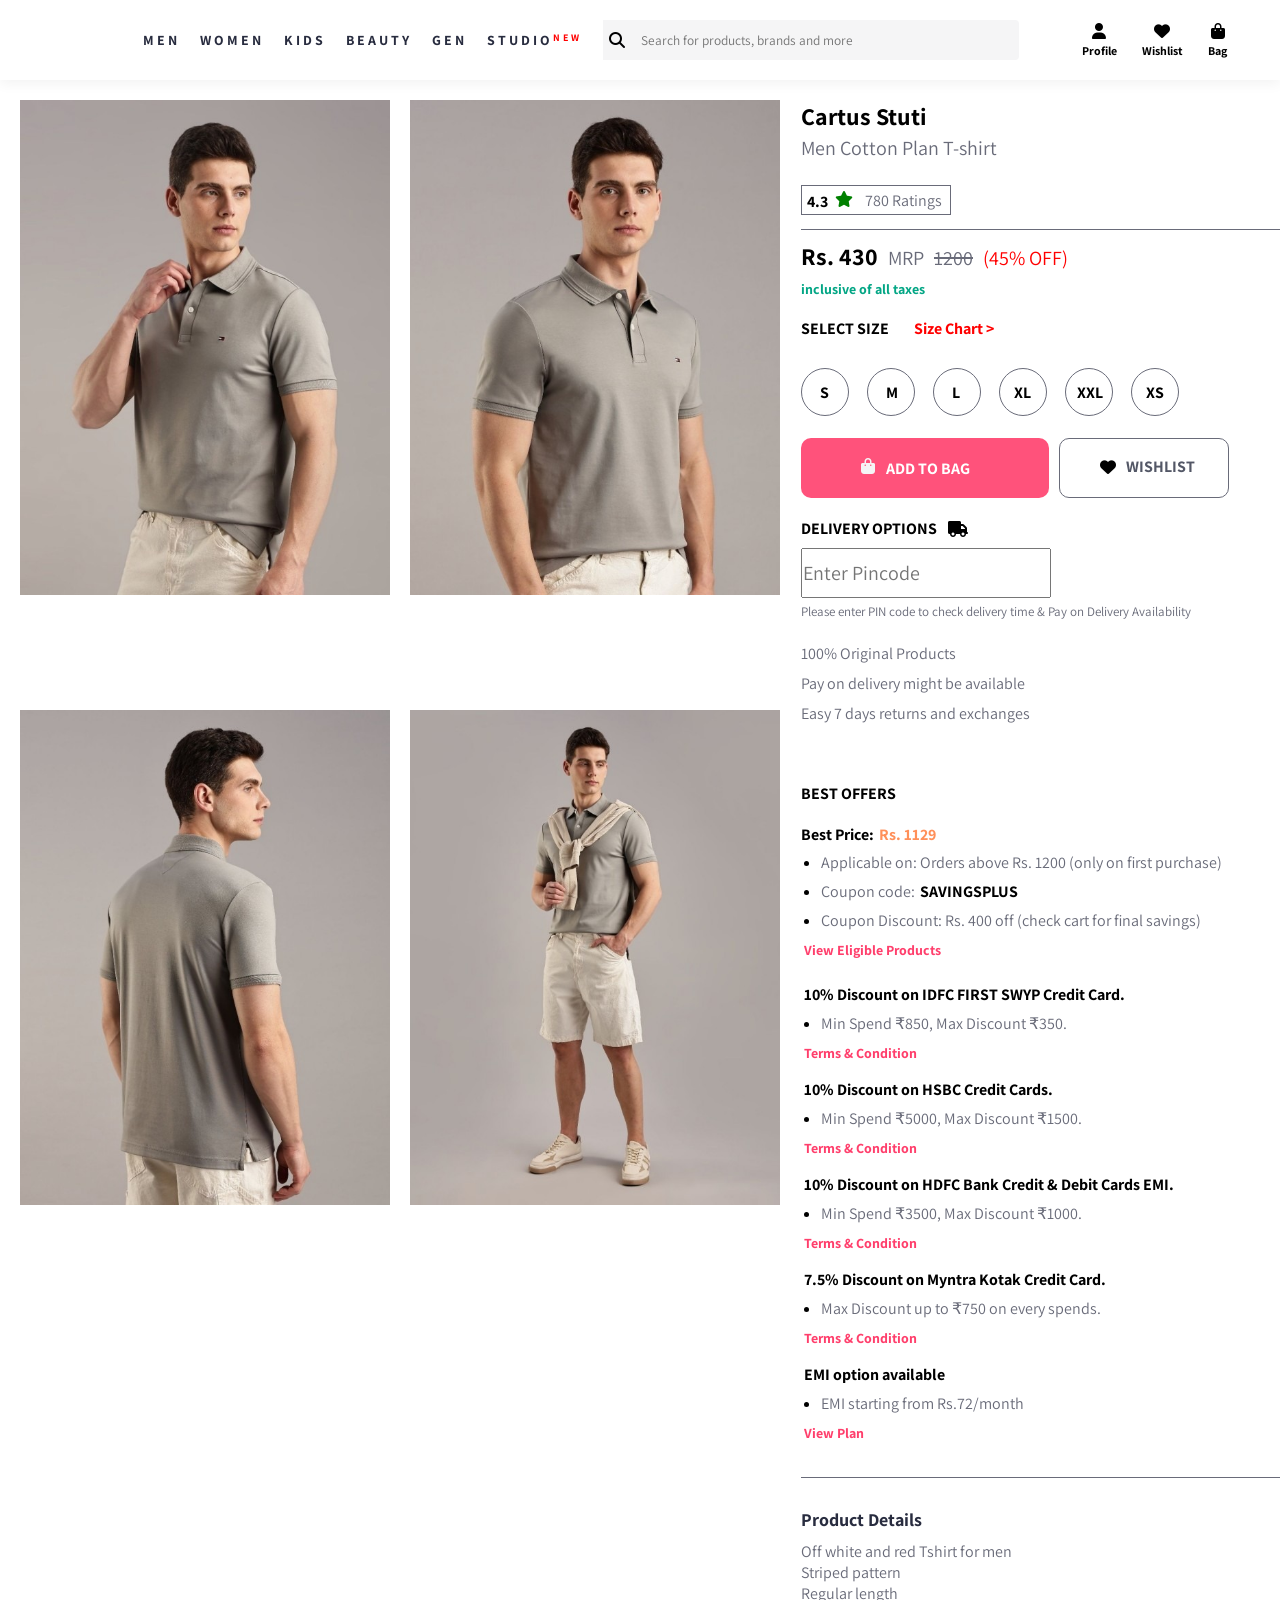
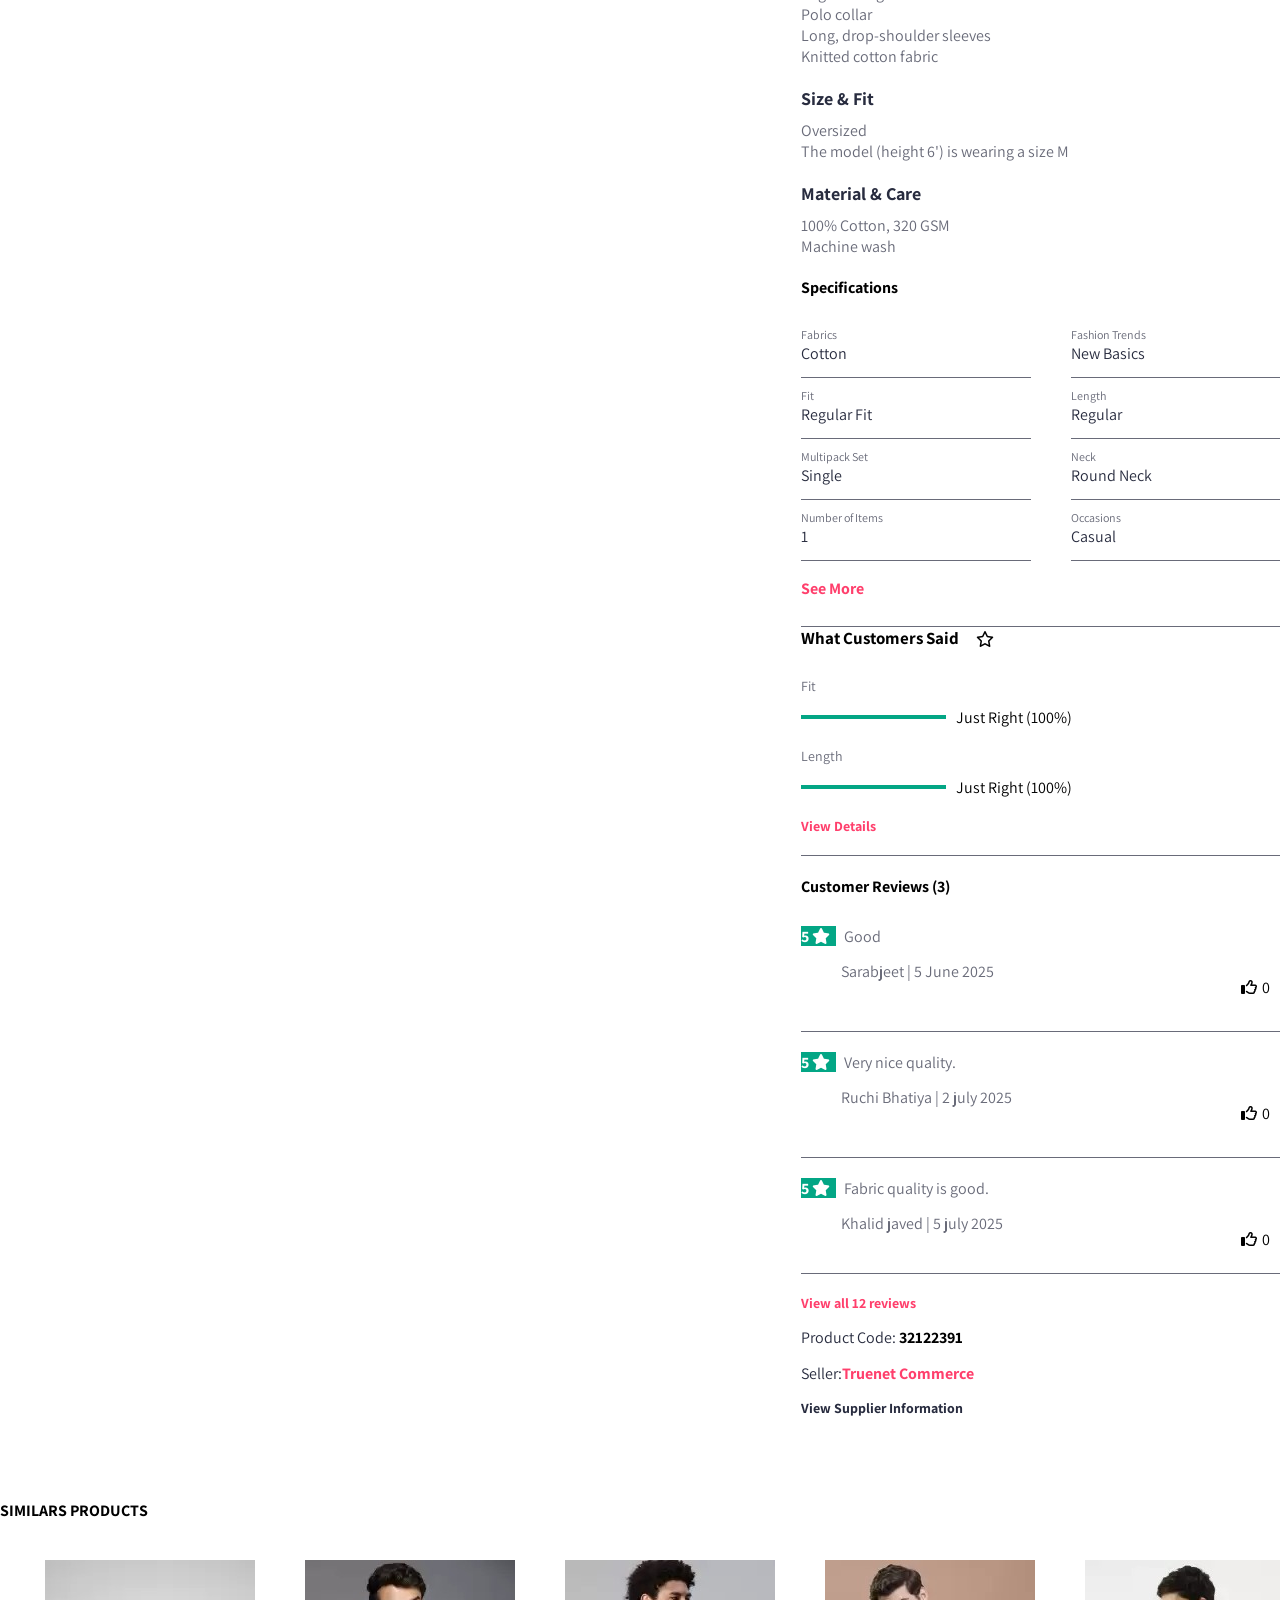
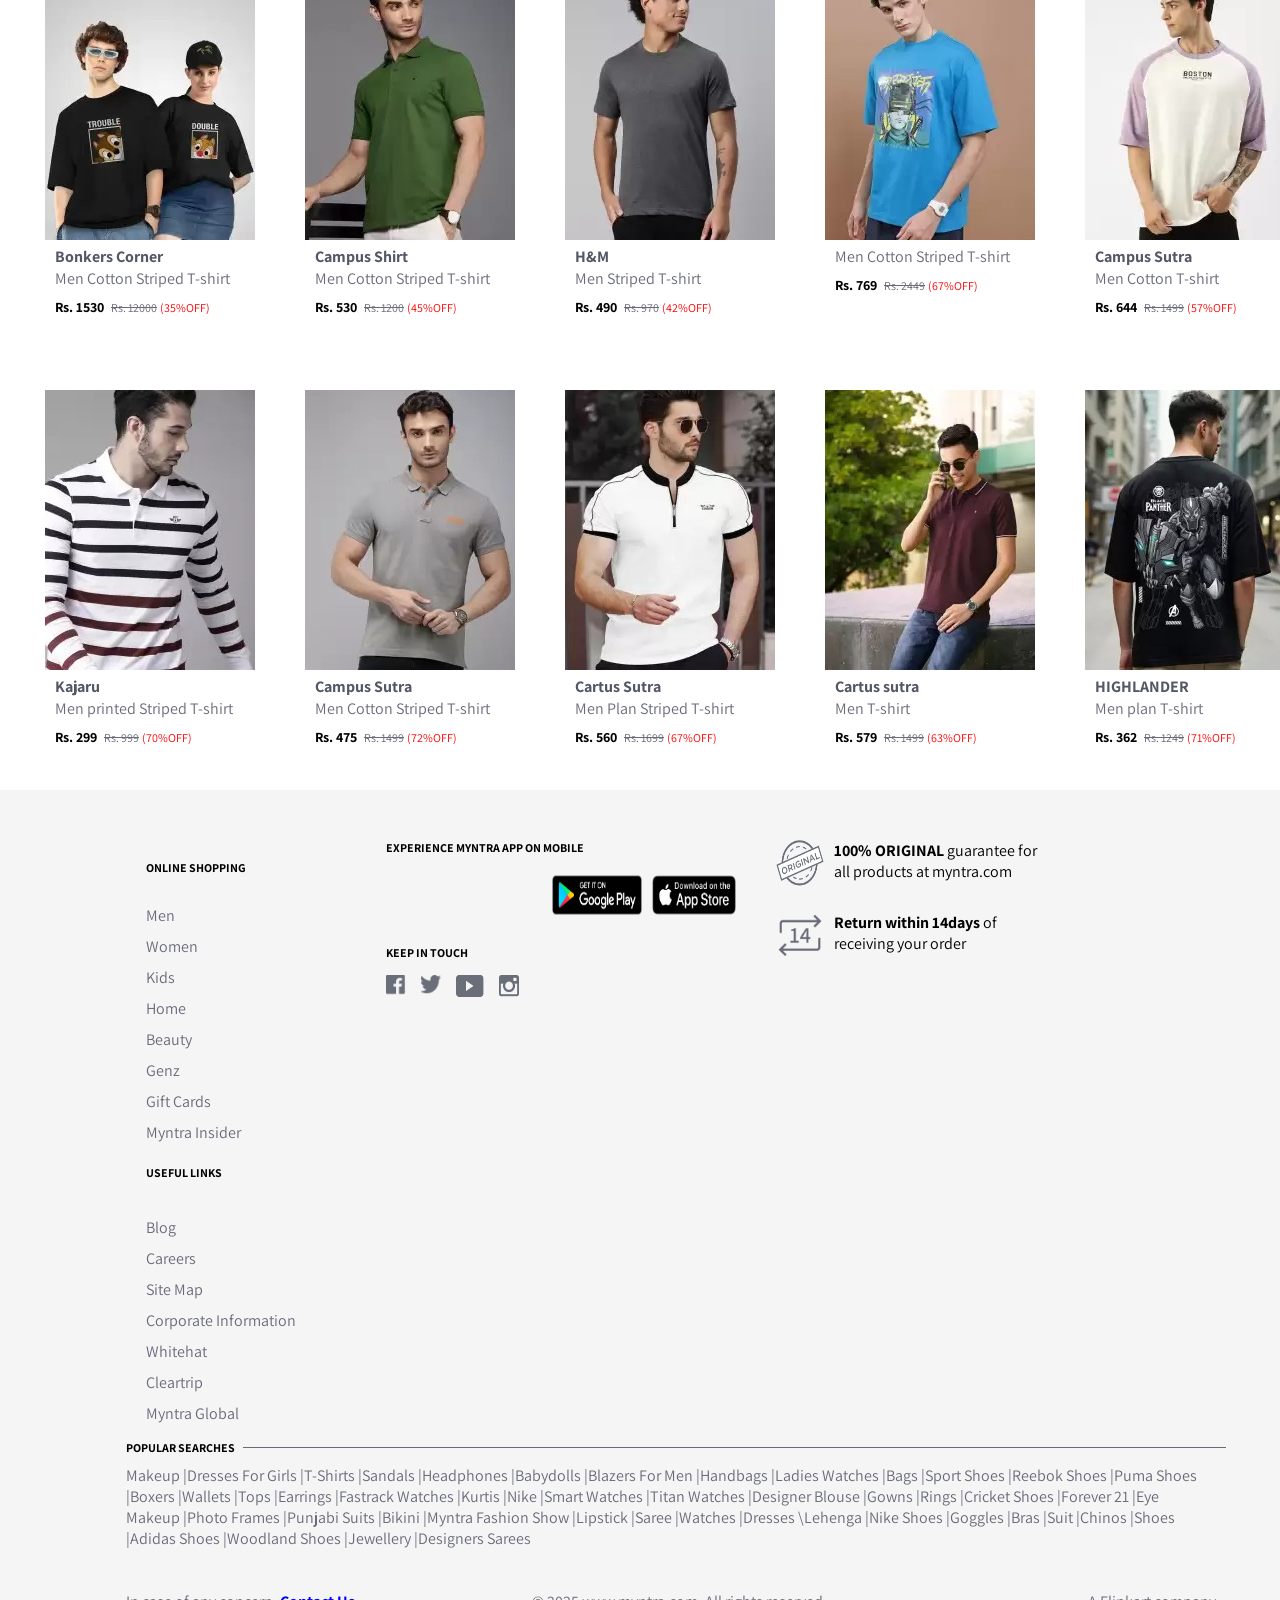
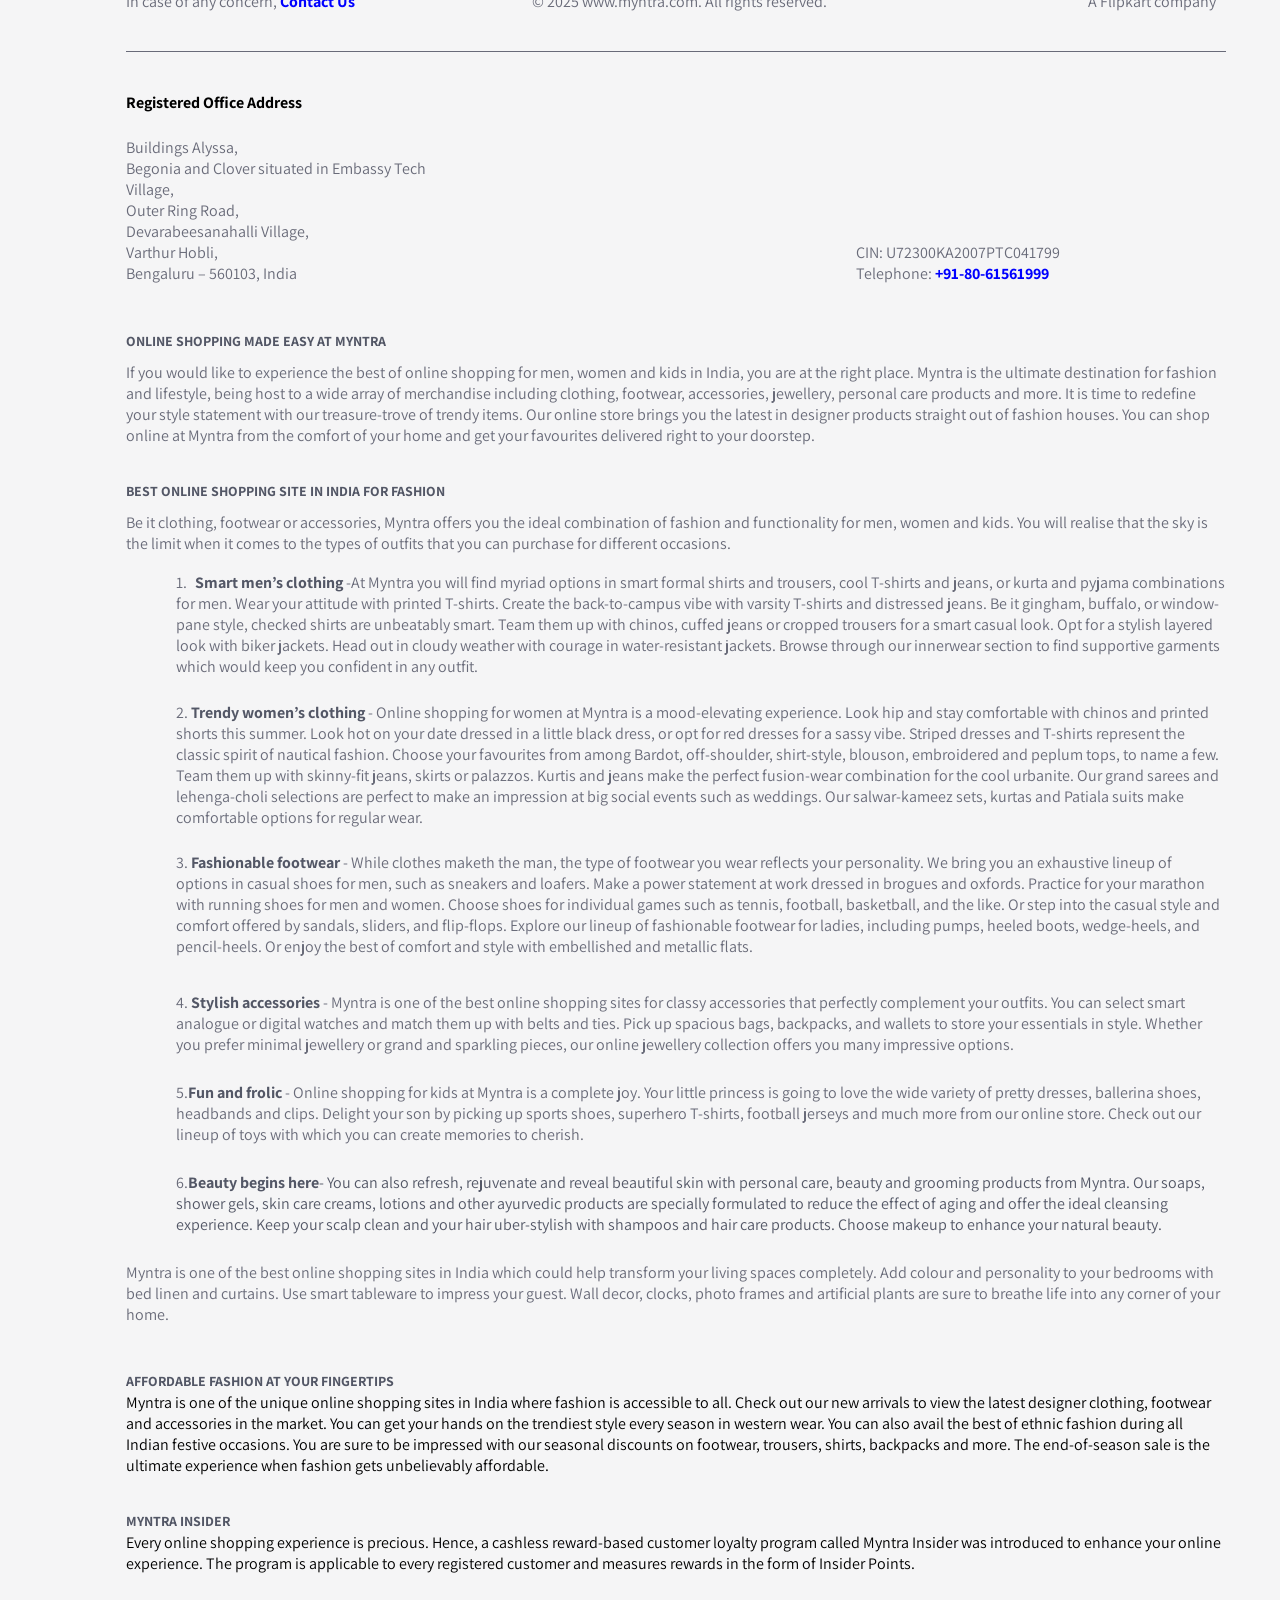
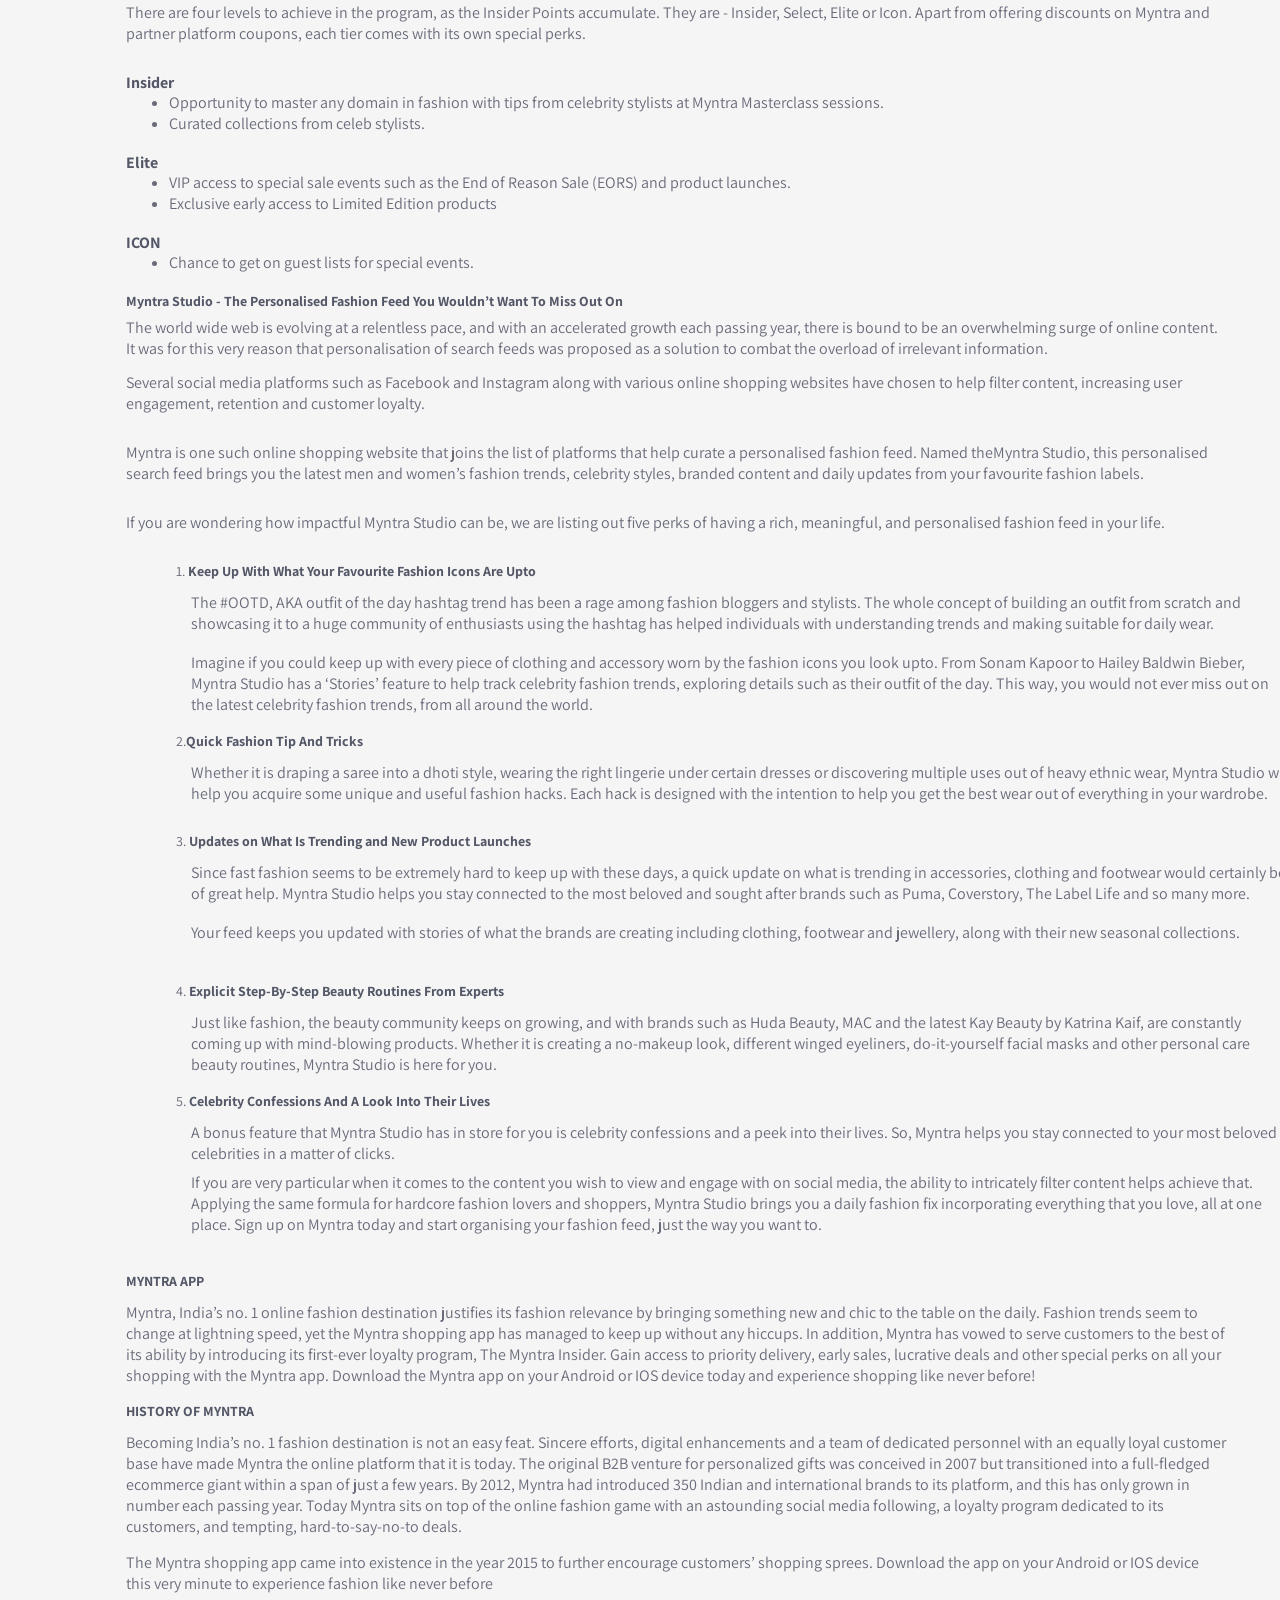
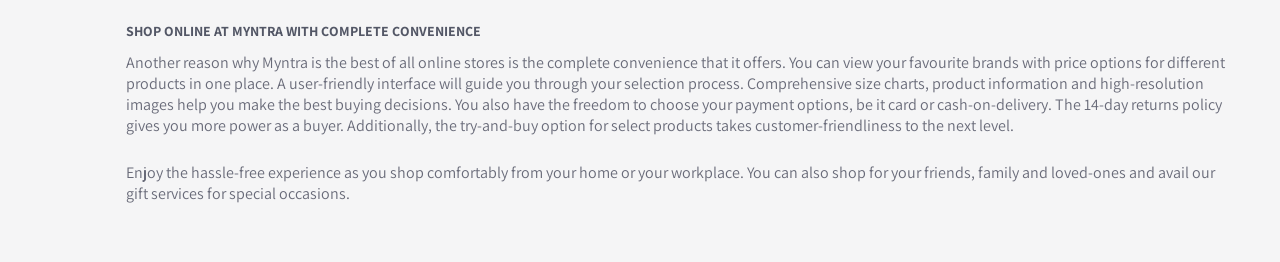
<file: t-shirt-2.html>
<html>
<head>
    <title>Document</title>
    <link rel="stylesheet" href="css/style.css">
    <link rel="stylesheet" href="https://cdnjs.cloudflare.com/ajax/libs/font-awesome/6.7.2/css/all.min.css"  />
</head>
<body>
      <header>
        <div class="container">
            <div class="logo"></div>
            <nav>
                <ul>
                    <li><a href="t-shirt.html">MEN</a></li>
                    <li><a href="">WOMEN</a></li>
                    <li><a href="">KIDS</a></li>
                    <li><a href="">BEAUTY</a></li>
                    <li><a href="">GEN</a></li>
                    <li><a href="">STUDIO <span class="new">NEW</span></a></li>
                </ul>
            </nav>
            <div class="input-section">
                <i class="fa-solid fa-magnifying-glass"></i>
                <input type="text" placeholder="Search for products, brands and more">
            </div>
            <div class="profile-section">
                <div class="inner-card">
                    <i class="fa-solid fa-user"></i>
                    <span>Profile</span>
                </div>
                <div class="inner-card">
                     <i class="fa-solid fa-heart"></i>
                    <span>Wishlist</span>
                </div>
                <div class="inner-card">
                    <i class="fa-solid fa-bag-shopping"></i>
                    <span>Bag</span>
                </div>
            </div>
        </div>
    </header>
    <div class="top-gap"></div>
    <div class="top-t-head"><span style="color: #696b79;">Home/Clothing/Men Clothing/Tshirts/</span><strong>Bonkers Corner Tshirts>More by Bonkers Corner</strong></div>
    <div class="photo-review">
        <div class="left-photo">
            <img src="./images/t-shirt1to10/imgi_101_tXS330Wa_2dd35f7ee04144ed8ada04df48fc9ed8.jpg" width="370" height="495" alt="">
            <img src="./images/t-shirt1to10/imgi_102_DQsOXsRE_59533d638df943f990a99decfdbe398e.jpg" width="370" height="495" alt="">
            <img src="./images/t-shirt1to10/imgi_103_aZMFR5R4_b32273f7fd024e0489f0252f3fa65d2e.jpg" width="370" height="495" alt="">
            <img src="./images/t-shirt1to10/imgi_104_bTKCgR6I_fe242229ee2449d28a0ac9dfcf0136b4.jpg" width="370" height="495" alt="">
            
            
        </div>
        <div class="right-review">
            <div class="right-content">
                <div class="t-shirt-name">
                    <div class="top-name"><strong>Cartus Stuti</strong></div>
                    <div class="middle-name">Men Cotton Plan T-shirt</div>
                    <div class="down-rating" style="display: flex;  width: 150px;
    height: 30px;
    border: 1px black solid;
    border-color: #696b79;
    margin-top: 20px;
    padding-left: 5px;"><span style=" border-color: #696b79; display: flex;">
                        <div class="rating" style=" margin-top: 5px;"><strong>4.3</strong></div>
                        <div class="class1" style="width: 20px; height: 20px; margin-left: 7px; margin-top: 5px;">
                            <i class="fa-solid fa-star" style="color: green;"></i>
                        </div>
                        <div class="border10" style=" height: 20px; border-color: #696b79; margin-left: 6px; margin-top: 4px;"></div>
                        <div class="rating1" style="margin-left: 4px; margin-top: 4px;"><span style="color: #696b79;">780 Ratings</span></div>
                        
                    </div>
                        
                </div>
                <div class="border4"></div>
                <div class="price-box"><strong style="font-size: 24px;">Rs. 430</strong><span style="color: #696b79; font-size: 20px; padding-left: 10px;">MRP</span><span style="text-decoration: line-through; padding-left: 10px; color: #696b79; font-size: 20px;">1200</span><span style="color: red; font-size: 20px; padding-left: 10px;">(45% OFF)</span></div>
                <div class="iclusive" style="color: #03a685; font-size: 14px;"><strong>inclusive of all taxes</strong></div>
                <!-- <div class="more-color" style="padding-top: 20px; font-size: 18px;"><strong>MORE COLOR</strong></div> -->
                <!-- <div class="pic" style="padding-top: 10px;"> -->
                    <!-- <img src="C:\Users\A\Downloads\Buy Campus Sutra Men Self Design Polo Collar Cotton T Shirt - Tshirts for Men 32122391 _ Myntra\imgi_4_e29d8498-4da2-4ba9-93f5-df9cc69979c61735371443365CampusSutraMenColourblockedPoloCollarPocketsT-shirt1 (2).jpg" width="55" height="73" alt=""> -->
                <!-- </div> -->
                <div class="select-size"><strong style="font-size: 16px;">SELECT SIZE</strong><span style="color: red; font-size: 16px; padding-left: 25px; font-weight: 700;">Size Chart ></span></div>
                <div class="size">
                    <div class="radius1"><strong>S</strong></div>
                    <div class="radius2"><strong>M</strong></div>
                    <div class="radius3"><strong>L</strong></div>
                    <div class="radius4"><strong>XL</strong></div>
                    <div class="radius5"><strong>XXL</strong></div>
                    <div class="radius6"><strong>XS</strong></div>
                </div>
                <div class="add-wish">
                  <div class="add">
                    <div class="shop1" style="width: 20px; height: 20px;  margin-top: 20px; margin-left: 60px;">
                        <i class="fa-solid fa-bag-shopping"></i>
                    </div>
                    <div class="add-to-bag" style="margin-top: 20px; margin-left: 5px;"><strong style="color: white;">ADD TO BAG</strong></div>
                  </div>
                  <div class="wish">
                    <i class="fa-solid fa-heart" style="margin-top: 20px; margin-left: 40px; "></i>
                    <div class="wishlist-w" style=" margin-left: 10px; margin-top: 17px;"><strong style="color: #535766;">WISHLIST</strong></div>
                
                  </div>
                </div>
                <div class="delivery">
                    <div class="delivery-head" style="width: 147px; height: 30px;"><strong>DELIVERY OPTIONS</strong></div>
                    <div class="d" style="width: 20px; height: 20px;  margin-top: 3px;">
                        <i class="fa-solid fa-truck"></i>
                    </div>
                </div>
                <div class="enter-pincode">
                    <input style="width: 250px; height: 50px; font-size: 20px;" type="text" placeholder="Enter Pincode">
                </div>
                
                <div class="pincode-text">Please enter PIN code to check delivery time & Pay on Delivery Availability</div>
                <div class="cod">
                    <div class="cod1">100% Original Products</div>
                    <div class="cod2">Pay on delivery might be available</div>
                    <div class="cod3">Easy 7 days returns and exchanges</div>
                </div>
                <div class="best-offer"><strong style="font-size: 16px;">BEST OFFERS</strong></div>
                <div class="best-prize">
                    <div class="best-prize-head"><strong>Best Price:</strong><span style="color: #ff905a; padding-left: 5px;"><strong>Rs. 1129</strong></span></div>
                    <ul>
                        <li style=" list-style: disc; margin-left: 20px; margin-top: 8px;"><span style="color: #696b79;">Applicable on: Orders above Rs. 1200 (only on first purchase)</span></li>
                        <li style=" list-style: disc; margin-left: 20px; margin-top: 8px;"><span style="color: #696b79;">Coupon code:</span><strong style="padding-left: 5px;">SAVINGSPLUS</strong></li>
                        <li style=" list-style: disc; margin-left: 20px; margin-top: 8px;"><span style="color: #696b79;">Coupon Discount: Rs. 400 off (check cart for final savings)</span></li>
                        <div class="eligible" style="color: #ff3f6c; font-size: 14px; margin-top: 10px; padding-left: 3px;"><strong>View Eligible Products</strong></div>
                    </ul>
                </div>
                <div class="10-discount" style="margin-top: 10px; padding-left: 3px;"><strong>10% Discount on IDFC FIRST SWYP Credit Card.</strong></div>
                <ul>
                    <li style=" list-style: disc; margin-left: 20px; margin-top: 8px;"><span style="color: #696b79;">Min Spend ₹850, Max Discount ₹350.</span></li>
                    <div class="term" style="color: #ff3f6c; font-size: 14px; margin-top: 10px; padding-left: 3px;"><strong>Terms & Condition</strong></div>
                </ul>
                 <div class="10-discount" style="margin-top: 17px; padding-left: 3px;"><strong>10% Discount on HSBC Credit Cards.</strong></div>
                <ul>
                    <li style=" list-style: disc; margin-left: 20px; margin-top: 8px;"><span style="color: #696b79;">Min Spend ₹5000, Max Discount ₹1500.</span></li>
                    <div class="term" style="color: #ff3f6c; font-size: 14px; margin-top: 10px; padding-left: 3px;"><strong>Terms & Condition</strong></div>
                </ul>
                 <div class="10-discount" style="margin-top: 17px; padding-left: 3px;"><strong>10% Discount on HDFC Bank Credit & Debit Cards EMI.</strong></div>
                <ul>
                    <li style=" list-style: disc; margin-left: 20px; margin-top: 8px;"><span style="color: #696b79;">Min Spend ₹3500, Max Discount ₹1000.</span></li>
                    <div class="term" style="color: #ff3f6c; font-size: 14px; margin-top: 10px; padding-left: 3px;"><strong>Terms & Condition</strong></div>
                </ul>
                 <div class="10-discount" style="margin-top: 17px; padding-left: 3px;"><strong>7.5% Discount on Myntra Kotak Credit Card.</strong></div>
                <ul>
                    <li style=" list-style: disc; margin-left: 20px; margin-top: 8px;"><span style="color: #696b79;">Max Discount up to ₹750 on every spends.</span></li>
                    <div class="term" style="color: #ff3f6c; font-size: 14px; margin-top: 10px; padding-left: 3px;"><strong>Terms & Condition</strong></div>
                </ul>
                 <div class="10-discount" style="margin-top: 17px; padding-left: 3px;"><strong>EMI option available</strong></div>
                <ul>
                    <li style=" list-style: disc; margin-left: 20px; margin-top: 8px;"><span style="color: #696b79;">EMI starting from Rs.72/month</span></li>
                    <div class="term" style="color: #ff3f6c; font-size: 14px; margin-top: 10px; padding-left: 3px;"><strong>View Plan</strong></div>
                </ul>
                <div class="border6" style="border-bottom: 1px black solid; border-color: #696b79; margin-top: 35px;"></div>
                <div class="product-details" style="margin-top: 30px; "><strong style="color: #282c3f; font-size: 18px;">Product Details</strong></div>
                <div class="product-text" style="color: #696b79; margin-top: 10px;">Off white and red Tshirt for men <br>
Striped pattern <br>
Regular length <br>
Polo collar <br>
Long, drop-shoulder sleeves <br>
Knitted cotton fabric</div>
              <div class="size-fit" style="margin-top: 20px; "><strong style="color: #282c3f; font-size: 18px;">Size & Fit</strong></div>
            <div class="size-text" style="color: #696b79; margin-top: 10px;">Oversized <br>
The model (height 6') is wearing a size M</div>
            <div class="size-fit" style="margin-top: 20px; "><strong style="color: #282c3f; font-size: 18px;">Material & Care</strong></div>
            <div class="size-text" style="color: #696b79; margin-top: 10px;">100% Cotton, 320 GSM <br>Machine wash</div>
            <div class="specifi"><strong>Specifications</strong></div>
            <div class="s-left-right">
                <div class="left-s">
                    <div class="text1">
                        <div class="text-head">Fabrics</div>
                        <div class="text-content">Cotton</div>
                    </div>
                    <div class="border7" style="border-bottom: 1px black solid; border-color: #696b79;"></div>
                    <div class="text1" style="margin-top: 10px;">
                        <div class="text-head">Fit</div>
                        <div class="text-content">Regular Fit</div>
                    </div>
                    <div class="border7" style="border-bottom: 1px black solid; border-color: #696b79;"></div>
                     <div class="text1" style="margin-top: 10px;">
                        <div class="text-head">Multipack Set</div>
                        <div class="text-content">Single</div>
                    </div>
                    <div class="border7" style="border-bottom: 1px black solid; border-color: #696b79;"></div>
                     <div class="text1" style="margin-top: 10px;">
                        <div class="text-head">Number of Items</div>
                        <div class="text-content">1</div>
                    </div>
                    <div class="border7" style="border-bottom: 1px black solid; border-color: #696b79;"></div>
                    <div class="see-more" style="color: #ff3f6c;  margin-top: 17px;"><strong>See More</strong></div>
                </div>
                <div class="right-s">
                        <div class="text1">
                        <div class="text-head">Fashion Trends</div>
                        <div class="text-content">New Basics</div>
                    </div>
                    <div class="border7" style="border-bottom: 1px black solid; border-color: #696b79;"></div>
                    <div class="text1" style="margin-top: 10px;">
                        <div class="text-head">Length</div>
                        <div class="text-content">Regular</div>
                    </div>
                    <div class="border7" style="border-bottom: 1px black solid; border-color: #696b79;"></div>
                     <div class="text1" style="margin-top: 10px;">
                        <div class="text-head">Neck</div>
                        <div class="text-content">Round Neck</div>
                    </div>
                    <div class="border7" style="border-bottom: 1px black solid; border-color: #696b79;"></div>
                     <div class="text1" style="margin-top: 10px;">
                        <div class="text-head">Occasions</div>
                        <div class="text-content">Casual</div>
                    </div>
                    <div class="border7" style="border-bottom: 1px black solid; border-color: #696b79;"></div>
                </div>
                </div>
                                
                 <div class="rating3">
                    <div class="rating3-head"><strong>What Customers Said</strong></div>
                    <div class="star">
                        <i class="fa-regular fa-star"></i>
                    </div>
                   
                 </div>
                  <div class="fit" style="width: 70px; height: 30px;font-size: 14px; margin-top: 20px; color: #696b79;">Fit</div>
                  <div class="fit-l" style="width: 300px; height: 20px; display: flex;">
                    <div class="fit-l-2" style="width: 300px; height: 4px; background-color: #03a685; margin-top: 8px;"></div>
                    <div class="fit-l-text" style="width: 300px; height: 20px; margin-left: 10px;">Just Right (100%)</div>
                  </div>
                   <div class="fit" style="width: 70px; height: 30px; font-size: 14px; margin-top: 20px; color: #696b79;">Length</div>
                  <div class="fit-l" style="width: 300px; height: 20px; display: flex;">
                    <div class="fit-l-2" style="width: 300px; height: 4px; background-color: #03a685; margin-top: 8px;"></div>
                    <div class="fit-l-text" style="width: 300px; height: 20px;  margin-left: 10px;">Just Right (100%)</div>
                  </div>
                  <div class="view-d" style="color: #ff3f6c; margin-top: 20px; font-size: 14px;"><strong>View Details</strong></div>
                  <div class="border12" style="width: 500px; margin-top: 20px; border-bottom: 1px black solid; border-color: #696b79;"></div>
                  <div class="cust" style="width: 300px; height: 50px;  margin-top: 20px;">
                    <div class="cust-h" style="width: 200px; height: 30px;"><strong>Customer Reviews (3)</strong></div>
                  </div>
                  <div class="g" style="width: 300px; height: 25px;  display: flex;">
                    <div class="g1" style="width: 35px; height: 20px; background-color: #03a685; color: white;"><strong>5</strong>
                    <i class="fa-solid fa-star" style="color: white;"></i></div>
                    <div class="g2" style="width: 200px; height: 30px; margin-left: 8px; color: #696b79;">Good</div>
                  </div>
                  <div class="name" style="width: 530px; height: 50px; margin-top: 10px; display: flex;">
                    <div class="n1" style="width: 300px; height: 30px;  color: #696b79; padding-left: 40px;">Sarabjeet | 5 June 2025</div>
                    <div class="like" style="width: 15px; height: 15px;  margin-left: 140px; margin-top: 18px;">
                        <i class="fa-regular fa-thumbs-up"><span style="margin-left: 5px;">0</span></i>
                    </div>

                  </div>
                  <div class="border13" style="width: 500px; margin-top: 20px; border-bottom: 1px black solid; border-color: #696b79;"></div>
                   <div class="g" style="width: 300px; height: 25px;  display: flex; margin-top: 20px;">
                    <div class="g1" style="width: 35px; height: 20px; background-color: #03a685; color: white;"><strong>5</strong>
                    <i class="fa-solid fa-star" style="color: white;"></i></div>
                    <div class="g2" style="width: 200px; height: 30px; margin-left: 8px; color: #696b79;">Very nice quality.</div>
                  </div>
                  <div class="name" style="width: 530px; height: 50px; margin-top: 10px; display: flex;">
                    <div class="n1" style="width: 300px; height: 30px;  color: #696b79; padding-left: 40px;">Ruchi Bhatiya | 2 july 2025</div>
                    <div class="like" style="width: 15px; height: 15px;  margin-left: 140px; margin-top: 18px;">
                        <i class="fa-regular fa-thumbs-up"><span style="margin-left: 5px;">0</span></i>
                    </div>
                  </div>
                  <div class="border13" style="width: 500px; margin-top: 20px; border-bottom: 1px black solid; border-color: #696b79;"></div>
                   <div class="g" style="width: 300px; height: 25px;  display: flex; margin-top: 20px;">
                    <div class="g1" style="width: 35px; height: 20px; background-color: #03a685; color: white;"><strong>5</strong>
                    <i class="fa-solid fa-star" style="color: white;"></i></div>
                    <div class="g2" style="width: 200px; height: 30px; margin-left: 8px; color: #696b79;">Fabric quality is good.</div>
                  </div>
                  <div class="name" style="width: 530px; height: 50px; margin-top: 10px; display: flex; ">
                    <div class="n1" style="width: 300px; height: 30px;  color: #696b79; padding-left: 40px;">Khalid javed | 5 july 2025</div>
                    <div class="like" style="width: 15px; height: 15px;  margin-left: 140px; margin-top: 18px;">
                        <i class="fa-regular fa-thumbs-up"><span style="margin-left: 5px;">0</span></i>
                    </div>

                  </div>
                   <div class="border13" style="width: 500px; margin-top: 10px; border-bottom: 1px black solid; border-color: #696b79;"></div>
                   <div class="view-all" style="margin-top: 20px;"><strong style="color: #ff3f6c; font-size: 14px;">View all 12 reviews</strong></div>
                   <div class="code" style="margin-top: 15px;"><span style="font-size: 16px; color: #282c3f;">Product Code: </span><strong>32122391</strong></div>
                   <div class="seller" style="margin-top: 15px;"><span style="font-size: 16px; color: #282c3f;">Seller:</span><strong style="color: #ff3f6c; font-size: 16px;">Truenet Commerce</strong></div>
                   <div class="view-s" style="margin-top: 15px;"><strong style="font-size: 14px; color: rgb(40, 44, 63);">View Supplier Information</strong></div>  
                  </div>
                  <!-- <div class="rating-box"> -->
                        <!-- <div class="left-r" style="display: flex;"> -->
                            <!-- <div class="left-r1" style="width: 50px; height: 50px; border: 1px black solid; font-size: 48px; margin-top: 40px; margin-left: 30px; color: #282c3f;">4.2</div> -->
                            <!-- <div class="star2" style="width: 30px; height: 30px; border: 1px black solid; margin-top: 60px; margin-left: 20px;"> -->
                                <!-- <i class="fa-solid fa-star" style="color: #14958f;"></i> -->
                            <!-- </div> -->
                        <!-- </div> -->
                        <!-- <div class="border-r" style="height: 100px; margin-left: 50px; border: 1px black solid; border-color: #696b79; margin-top: 25px;"></div> -->
                        <!-- <div class="right-r"> -->
                            <!-- <div class="box1" style="width: 200px; height: 20px; border: 1px #14958f solid; margin-top: 25px; display: flex;"> -->
                                <!-- <div class="box-text" style="width: 15px; height: 15px; border: 1px black solid; color: #696b79; font-size: 20px; margin-bottom: 2px;">5</div> -->
                                <!-- <i class="fa-solid fa-star" style="color: grey;" style="margin-top: 5px; width: 100%; height: 100%;"></i> -->
                                <!-- <div class="border-line" style="width: 120px; height: 3px; background-color: grey; margin-top: 8px;"> -->
                                    <!-- <div class="border-l1" style="width: 100px; height: 3px;background-color: #14958f; "></div> -->
                                <!-- </div> -->
                                <!-- <div class="r-t" >14</div> -->
                            <!-- </div> -->
                             <!-- <div class="box1" style="width: 200px; height: 20px; border: 1px #14958f solid; margin-top: 5px; display: flex;"> -->
                                <!-- <div class="box-text" style="width: 15px; height: 15px; border: 1px black solid; color: #696b79; font-size: 20px; margin-bottom: 2px;">5</div> -->
                                <!-- <i class="fa-solid fa-star" style="color: grey;" style="margin-top: 5px; width: 100%; height: 100%;"></i> -->
                                <!-- <div class="border-line" style="width: 120px; height: 3px; background-color: grey; margin-top: 8px;"> -->
                                    <!-- <div class="border-l1" style="width: 100px; height: 3px;background-color: #14958f; "></div> -->
                                <!-- </div> -->
                                <!-- <div class="r-t" >14</div> -->
                            <!-- </div> -->
                        </div>
                    </div>
                    <!-- <div class="r-text" style="width: 200px; height: 15px; border: 1px green solid; padding-left: 30px;">17 Verified Buyers</div> -->
            </div>
                
                
            </div>


            </div>
        </div>
    </div>
     <div class="s-p" style="width: 1350px; height: 40px; margin-left: 27px; margin: auto"><strong>SIMILARS PRODUCTS</strong></div>
     <div class="f-images">
        <div class="f-img">
             <a class="box" href="t-shirt link.html" target="_blank">  
                                <div class="image">
                                        <img src="./images/t-shirt1to10/imgi_98_hw1Z8FKe_20918f8de6fa41d29aaef15a0c4ba48a.jpg" width="100%" height="100%" alt="">
                                </div>
                                <div class="down-box">
                                        <div class="down-heading"><strong style="color: #535766;">Bonkers Corner</strong></div>
                                        <div class="down-text" style="color: #696b79;">Men Cotton Striped  T-shirt</div>
                                        <div class="down-price"><strong style="font-size: 14px;">Rs. 1530</strong><span style="color: #696b79; text-decoration: line-through; margin-left: 7px; font-size: 12px; ">Rs. 12000</span> <span style="color: red; font-size: 12px;">(35%OFF)</span></div> 
                                </div>
                                         <a class="box" href="t-shirt link.html" target="_blank">  
                                <div class="image">
                                        <img src="./images/t-shirt1to10/imgi_99_oVVkv8FP_6072a02fe2f44fdba5b5ec9dce605e6a.jpg" width="100%" height="100%" alt="">
                                </div>
                                
                                <div class="down-box">
                                        <div class="down-heading"><strong style="color: #535766;">Campus Shirt</strong></div>
                                        <div class="down-text" style="color: #696b79;">Men Cotton Striped  T-shirt</div>
                                        <div class="down-price"><strong style="font-size: 14px;">Rs. 530</strong><span style="color: #696b79; text-decoration: line-through; margin-left: 7px; font-size: 12px; ">Rs. 1200</span> <span style="color: red; font-size: 12px;">(45%OFF)</span></div> 
                                                 
                                </div>
                                             <a class="box" href="t-shirt link.html" target="_blank">  
                                <div class="image">
                                        <img src="./images/t-shirt1to10/imgi_95_7a4e30f1-809f-4111-9991-6fd07d8832e21663221355704LevisMenCharcoalGreySolidRoundNeckLoungeT-shirts1.jpg" width="100%" height="100%" alt="">
                                </div>
                                
                                <div class="down-box">
                                        <div class="down-heading"><strong style="color: #535766;">H&M</strong></div>
                                        <div class="down-text" style="color: #696b79;">Men  Striped  T-shirt</div>
                                        <div class="down-price"><strong style="font-size: 14px;">Rs. 490</strong><span style="color: #696b79; text-decoration: line-through; margin-left: 7px; font-size: 12px; ">Rs. 970</span> <span style="color: red; font-size: 12px;">(42%OFF)</span></div> 
                                </div>
                                             <a class="box" href="t-shirt link.html" target="_blank">  
                                <div class="image">
                                        <img src="./images/t-shirt1to10/imgi_80_16297735-6b15-4ad4-9386-fe488744b63c1696005850769HIGHLANDERUnisexBluePrintedAppliqueT-shirt1.jpg" width="100%" height="100%" alt="">

                                        <div class="down-text" style="color: #696b79;">Men Cotton Striped  T-shirt</div>
                                        <div class="down-price"><strong style="font-size: 14px;">Rs. 769</strong><span style="color: #696b79; text-decoration: line-through; margin-left: 7px; font-size: 12px; ">Rs. 2449</span> <span style="color: red; font-size: 12px;">(67%OFF)</span></div> 
                                </div>
                                             <a class="box" href="t-shirt link.html" target="_blank">  
                                <div class="image">
                                        <img src="./images/t-shirt1to10/imgi_83_b227c67c-1c43-4161-87c2-a1807a43f7571677825393422ManiacMenPurpleTypographyPrintedBoxyT-shirt1.jpg" width="100%" height="100%" alt="">
                                </div>
                               
                                <div class="down-box">
                                        <div class="down-heading"><strong style="color: #535766;">Campus Sutra</strong></div>
                                        <div class="down-text" style="color: #696b79;">Men Cotton   T-shirt</div>
                                        <div class="down-price"><strong style="font-size: 14px;">Rs. 644</strong><span style="color: #696b79; text-decoration: line-through; margin-left: 7px; font-size: 12px; ">Rs. 1499</span> <span style="color: red; font-size: 12px;">(57%OFF)</span></div> 
                                </div>
                                             <a class="box" href="t-shirt link.html" target="_blank">  
                                <div class="image">
                                        <img src="./images/t-shirt1to10/imgi_86_36395020-ff4d-44ab-a5e6-3a435d37f66b1615962819189-Roadster-Men-White--Navy-Blue-Striped-Polo-Collar-T-shirt-28-1.jpg" width="100%" height="100%" alt="">
                                </div>
                               
                                <div class="down-box">
                                        <div class="down-heading"><strong style="color: #535766;">Kajaru</strong></div>
                                        <div class="down-text" style="color: #696b79;">Men printed Striped  T-shirt</div>
                                        <div class="down-price"><strong style="font-size: 14px;">Rs. 299</strong><span style="color: #696b79; text-decoration: line-through; margin-left: 7px; font-size: 12px; ">Rs. 999</span> <span style="color: red; font-size: 12px;">(70%OFF)</span></div> 
                                </div>
                                             <a class="box" href="t-shirt link.html" target="_blank">  
                                <div class="image">
                                        <img src="./images/t-shirt1to10/imgi_87_26804933-b9f0-4b80-b600-2f7c949d842f1716961898420-US-Polo-Assn-Denim-Co-Men-Tshirts-8431716961897973-1.jpg" width="100%" height="100%" alt="">
                                </div>

                                <div class="down-box">
                                        <div class="down-heading"><strong style="color: #535766;">Campus Sutra</strong></div>
                                        <div class="down-text" style="color: #696b79;">Men Cotton Striped  T-shirt</div>
                                        <div class="down-price"><strong style="font-size: 14px;">Rs. 475</strong><span style="color: #696b79; text-decoration: line-through; margin-left: 7px; font-size: 12px; ">Rs. 1499</span> <span style="color: red; font-size: 12px;">(72%OFF)</span></div> 
                                </div>
                                             <a class="box" href="t-shirt link.html" target="_blank">  
                                <div class="image">
                                        <img src="./images/t-shirt1to10/imgi_88_YalTZaW7_88a381e960c1425297da4caee1552ea9.jpg" width="100%" height="100%" alt="">
                                </div>
                                
                                <div class="down-box">
                                        <div class="down-heading"><strong style="color: #535766;">Cartus Sutra</strong></div>
                                        <div class="down-text" style="color: #696b79;">Men Plan Striped  T-shirt</div>
                                        <div class="down-price"><strong style="font-size: 14px;">Rs. 560</strong><span style="color: #696b79; text-decoration: line-through; margin-left: 7px; font-size: 12px; ">Rs. 1699</span> <span style="color: red; font-size: 12px;">(67%OFF)</span></div> 
                                </div>
                                             <a class="box" href="t-shirt link.html" target="_blank">  
                                <div class="image">
                                        <img src="./images/t-shirt1to10/imgi_96_8263de83-b3ac-4c3d-85e0-3018678523461703138362260LouisPhilippeJeansPoloCollarSlimFitT-shirt1.jpg" width="100%" height="100%" alt="">
                                </div>
                               
                                <div class="down-box">
                                        <div class="down-heading"><strong style="color: #535766;">Cartus sutra</strong></div>
                                        <div class="down-text" style="color: #696b79;">Men   T-shirt</div>
                                        <div class="down-price"><strong style="font-size: 14px;">Rs. 579</strong><span style="color: #696b79; text-decoration: line-through; margin-left: 7px; font-size: 12px; ">Rs. 1499</span> <span style="color: red; font-size: 12px;">(63%OFF)</span></div> 
                                </div>
                                             <a class="box" href="t-shirt link.html" target="_blank">  
                                <div class="image">
                                        <img src="./images/t-shirt1to10/imgi_97_a6ec6d08-3923-4899-8dd0-2013b95329d21732536591055-Bewakoof-Black-Black-Panther-Printed-Round-Neck-Short-Sleeve-1.jpg" width="100%" height="100%" alt="">
                                </div>
                               
                                <div class="down-box">
                                        <div class="down-heading"><strong style="color: #535766;">HIGHLANDER</strong></div>
                                        <div class="down-text" style="color: #696b79;">Men plan  T-shirt</div>
                                        <div class="down-price"><strong style="font-size: 14px;">Rs. 362</strong><span style="color: #696b79; text-decoration: line-through; margin-left: 7px; font-size: 12px; ">Rs. 1249</span> <span style="color: red; font-size: 12px;">(71%OFF)</span></div> 
                                </div>
                            </div>                   
        </div>
     </div>
         <div class="footer">
        <div class="footer-top">
            <div class="online-shopping">
                <div class="online-head">ONLINE SHOPPING</div>
                <div class="online-list">
                    <div class="list">Men</div>
                    <div class="list">Women</div>
                    <div class="list">Kids</div>
                    <div class="list">Home</div>
                    <div class="list">Beauty</div>
                    <div class="list">Genz</div>
                    <div class="list">Gift Cards</div>
                    <div class="list">Myntra Insider</div>
                </div>
                <div class="usefull">
                    <div class="usefull-head">USEFUL LINKS</div>
                    <div class="usefull-list">
                        <div class="list">Blog</div>
                        <div class="list">Careers</div>
                        <div class="list">Site Map</div>
                        <div class="list">Corporate Information</div>
                        <div class="list">Whitehat</div>
                        <div class="list">Cleartrip</div>
                        <div class="list">Myntra Global</div>
                    </div>
                </div>
            </div>
            <!-- <div class="customer"> -->
                <!-- <div class="customer-head">CUSTOMER POLICIES</div> -->
                <!-- <div class="customer-list"> -->
                    <!-- <div class="c-list">Contact Us</div> -->
                    <!-- <div class="c-list">FAQ</div> -->
                    <!-- <div class="c-list">T&C</div> -->
                    <!-- <div class="c-list">Terms Of Use</div> -->
                    <!-- <div class="c-list">Track Orders</div> -->
                    <!-- <div class="c-list">Shipping</div> -->
                    <!-- <div class="c-list">Cancellation</div> -->
                    <!-- <div class="c-list">Returns</div> -->
                    <!-- <div class="c-list">Privacy Policy</div> -->
                    <!-- <div class="c-list">Grievance Redressal</div> -->
                <!-- </div> -->
            <!-- </div> -->
            <div class="experience">
                <div class="e-header">EXPERIENCE MYNTRA APP ON MOBILE</div>
                <div class="icon">
                    <div class="google-play">
                        <a href="https://play.google.com/store/apps/details?id=com.myntra.android">
                            <img src="./images/t-shirt/imgi_113_80cc455a-92d2-4b5c-a038-7da0d92af33f1539674178924-google_play.png"
                                width="100%" height="100%" alt="">
                        </a>
                    </div>
                    <div class="app-store" style="margin-left: 20px;">
                        <a href="https://itunes.apple.com/in/app/myntra-indias-fashion-store/id907394059">
                            <img src="./images/t-shirt/imgi_114_bc5e11ad-0250-420a-ac71-115a57ca35d51539674178941-apple_store.png"
                                width="100%" height="100%" alt="">
                        </a>
                    </div>
                </div>
                <div class="keep">KEEP IN TOUCH</div>
                <div class="keep-icon">
                    <div class="facebook">
                        <a href="https://www.facebook.com/myntra">
                            <img src="./images/t-shirt/imgi_115_d2bec182-bef5-4fab-ade0-034d21ec82e31574604275433-fb.png"
                                width="100%" height="100%" alt="">
                        </a>
                    </div>
                    <div class="twitter">
                        <a href="https://twitter.com/myntra">
                            <img src="./images/t-shirt/imgi_116_f10bc513-c5a4-490c-9a9c-eb7a3cc8252b1574604275383-twitter.png"
                                width="100%" height="100%" alt="">
                        </a>
                    </div>
                    <div class="youtube">
                        <a href="https://www.youtube.com/user/myntradotcom">
                            <img src="./images/t-shirt/imgi_117_a7e3c86e-566a-44a6-a733-179389dd87111574604275355-yt.png"
                                width="100%" height="100%" alt="">
                        </a>
                    </div>
                    <div class="instagram">
                        <a href="https://www.instagram.com/myntra">
                            <img src="./images/t-shirt/imgi_118_b4fcca19-5fc1-4199-93ca-4cae3210ef7f1574604275408-insta.png"
                                width="100%" height="100%" alt="">
                        </a>
                    </div>
                </div>
            </div>
            <div class="original-return">
                <div class="original">
                    <div class="original-image">
                        <img src="./images/t-shirt/imgi_119_6c3306ca-1efa-4a27-8769-3b69d16948741574602902452-original.png"
                            width="48px" height="50px" alt="">
                    </div>
                    <div class="original-text"> <strong>100% ORIGINAL</strong> guarantee for all products at myntra.com
                    </div>
                </div>
                <div class="return">
                    <div class="return-image">
                        <img src="./images/t-shirt/imgi_120_becb1b16-86cc-4e78-bdc7-7801c17947831684737106127-Return-Window-image.png"
                            width="48px" height="49px" alt="">
                    </div>
                    <div class="return-text"><strong>Return within 14days</strong> of receiving your order</div>
                </div>
            </div>
        </div>
        <div class="popular-search">
            <div class="popular-head">
                <div class="popular-box">POPULAR SEARCHES</div>
                <div class="popular-box2"></div>
            </div>
            <div class="popular-text">Makeup |Dresses For Girls |T-Shirts |Sandals |Headphones |Babydolls |Blazers For
                Men |Handbags |Ladies Watches |Bags |Sport Shoes |Reebok Shoes |Puma Shoes |Boxers |Wallets |Tops
                |Earrings |Fastrack Watches |Kurtis |Nike |Smart Watches |Titan Watches |Designer Blouse |Gowns |Rings
                |Cricket Shoes |Forever 21 |Eye Makeup |Photo Frames |Punjabi Suits |Bikini |Myntra Fashion Show
                |Lipstick |Saree |Watches |Dresses \Lehenga |Nike Shoes |Goggles |Bras |Suit |Chinos |Shoes |Adidas
                Shoes |Woodland Shoes |Jewellery |Designers Sarees</div>
        </div>
        <div class="contact">
            <div class="contact-text-box1">In case of any concern,
                <span style="color: blue; font-weight: 700;">Contact Us</span>
            </div>
            <div class="c-box2">© 2025 www.myntra.com. All rights reserved.</div>
            <div class="c-box3">A Flipkart company</div>
        </div>
        <div class="border1"></div>
        <div class="resister">
            <div class="r-box1">
                <div class="r-top">
                    <div class="r-top-text"> <strong>Registered Office Address</strong></div>
                </div>
                <div class="r-foot">
                    <div class="r-foot-text">Buildings Alyssa, <br>
                        Begonia and Clover situated in Embassy Tech Village, <br>
                        Outer Ring Road, <br>
                        Devarabeesanahalli Village, <br>
                        Varthur Hobli, <br>
                        Bengaluru – 560103, India</div>
                </div>
            </div>
            <div class="r-box2">
                <div class="r-box2-head">
                    <div class="r-box2-text" style="color:  #696b79;">CIN: U72300KA2007PTC041799 <br> Telephone: <span
                            style="color: blue; font-weight: bolder;"> +91-80-61561999</span> </div>
                </div>
            </div>
        </div>
        <div class="border2"></div>
        <div class="footer-p">
            <div class="p1">
                <div class="h1" style="color: #535766;"><strong>ONLINE SHOPPING MADE EASY AT MYNTRA</strong></div>
                <div class="p1-text">If you would like to experience the best of online shopping for men, women and kids
                    in India, you are at the right place. Myntra is the ultimate destination for fashion and lifestyle,
                    being host to a wide array of merchandise including clothing, footwear, accessories, jewellery,
                    personal care products and more. It is time to redefine your style statement with our treasure-trove
                    of trendy items. Our online store brings you the latest in designer products straight out of fashion
                    houses. You can shop online at Myntra from the comfort of your home and get your favourites
                    delivered right to your doorstep.</div>
            </div>
            <div class="p2">
                <div class="h2" style="color: #535766;"><strong>BEST ONLINE SHOPPING SITE IN INDIA FOR FASHION</strong>
                </div>
                <div class="p2-text">Be it clothing, footwear or accessories, Myntra offers you the ideal combination of
                    fashion and functionality for men, women and kids. You will realise that the sky is the limit when
                    it comes to the types of outfits that you can purchase for different occasions.</div>
            </div>
            <div class="p3">
                <div class="h3" style="color: #535766;"> <span style="color: #696b79;">1.</span><strong
                        style="margin-left: 8px;">Smart men’s clothing</strong> <span style="color: #696b79;">-At Myntra
                        you will find myriad options in smart formal shirts and trousers, cool T-shirts and jeans, or
                        kurta and pyjama combinations for men. Wear your attitude with printed T-shirts. Create the
                        back-to-campus vibe with varsity T-shirts and distressed jeans. Be it gingham, buffalo, or
                        window-pane style, checked shirts are unbeatably smart. Team them up with chinos, cuffed jeans
                        or cropped trousers for a smart casual look. Opt for a stylish layered look with biker jackets.
                        Head out in cloudy weather with courage in water-resistant jackets. Browse through our innerwear
                        section to find supportive garments which would keep you confident in any outfit.</span> </div>
            </div>
            <div class="p4">
                <div class="h4" style="color: #535766;"><span style="color: #696b79;">2.</span> <strong>Trendy women’s
                        clothing </strong> <span style="color: #696b79;">- Online shopping for women at Myntra is a
                        mood-elevating experience. Look hip and stay comfortable with chinos and printed shorts this
                        summer. Look hot on your date dressed in a little black dress, or opt for red dresses for a
                        sassy vibe. Striped dresses and T-shirts represent the classic spirit of nautical fashion.
                        Choose your favourites from among Bardot, off-shoulder, shirt-style, blouson, embroidered and
                        peplum tops, to name a few. Team them up with skinny-fit jeans, skirts or palazzos. Kurtis and
                        jeans make the perfect fusion-wear combination for the cool urbanite. Our grand sarees and
                        lehenga-choli selections are perfect to make an impression at big social events such as
                        weddings. Our salwar-kameez sets, kurtas and Patiala suits make comfortable options for regular
                        wear.</span></div>
            </div>
            <div class="p5">
                <div class="h5" style="color: #535766;"><span style="color: #696b79;">3.</span> <strong>Fashionable
                        footwear</strong> <span style="color: #696b79;"> - While clothes maketh the man, the type of
                        footwear you wear reflects your personality. We bring you an exhaustive lineup of options in
                        casual shoes for men, such as sneakers and loafers. Make a power statement at work dressed in
                        brogues and oxfords. Practice for your marathon with running shoes for men and women. Choose
                        shoes for individual games such as tennis, football, basketball, and the like. Or step into the
                        casual style and comfort offered by sandals, sliders, and flip-flops. Explore our lineup of
                        fashionable footwear for ladies, including pumps, heeled boots, wedge-heels, and pencil-heels.
                        Or enjoy the best of comfort and style with embellished and metallic flats.</span></div>
            </div>
            <div class="p6">
                <div class="h6" style="color: #535766;"><span style="color: #696b79;">4.</span> <strong>Stylish
                        accessories</strong> <span style="color: #696b79;"> - Myntra is one of the best online shopping
                        sites for classy accessories that perfectly complement your outfits. You can select smart
                        analogue or digital watches and match them up with belts and ties. Pick up spacious bags,
                        backpacks, and wallets to store your essentials in style. Whether you prefer minimal jewellery
                        or grand and sparkling pieces, our online jewellery collection offers you many impressive
                        options.</span></div>
            </div>
            <div class="p7">
                <div class="h7" style="color: #535766;"><span style="color: #696b79;">5.</span><strong>Fun and frolic
                    </strong> <span style="color: #696b79;"> - Online shopping for kids at Myntra is a complete joy.
                        Your little princess is going to love the wide variety of pretty dresses, ballerina shoes,
                        headbands and clips. Delight your son by picking up sports shoes, superhero T-shirts, football
                        jerseys and much more from our online store. Check out our lineup of toys with which you can
                        create memories to cherish.</span></div>
            </div>
            <div class="p8">
                <div class="h8" style="color: #535766;"><span style="color: #696b79;">6.</span><strong>Beauty begins
                        here</strong><span style="color: #696b79;"></span>- You can also refresh, rejuvenate and reveal
                    beautiful skin with personal care, beauty and grooming products from Myntra. Our soaps, shower gels,
                    skin care creams, lotions and other ayurvedic products are specially formulated to reduce the effect
                    of aging and offer the ideal cleansing experience. Keep your scalp clean and your hair uber-stylish
                    with shampoos and hair care products. Choose makeup to enhance your natural beauty.</div>
            </div>
            <div class="p9">
                <div class="h9">Myntra is one of the best online shopping sites in India which could help transform your
                    living spaces completely. Add colour and personality to your bedrooms with bed linen and curtains.
                    Use smart tableware to impress your guest. Wall decor, clocks, photo frames and artificial plants
                    are sure to breathe life into any corner of your home.</div>
            </div>
            <div class="p10">
                <div class="h10" style="color: #535766;"><strong>AFFORDABLE FASHION AT YOUR FINGERTIPS</strong></div>
                <div class="h10-text">Myntra is one of the unique online shopping sites in India where fashion is
                    accessible to all. Check out our new arrivals to view the latest designer clothing, footwear and
                    accessories in the market. You can get your hands on the trendiest style every season in western
                    wear. You can also avail the best of ethnic fashion during all Indian festive occasions. You are
                    sure to be impressed with our seasonal discounts on footwear, trousers, shirts, backpacks and more.
                    The end-of-season sale is the ultimate experience when fashion gets unbelievably affordable.</div>
            </div>
            <div class="p11">
                <div class="h11" style="color: #535766;"><strong>MYNTRA INSIDER</strong></div>
                <div class="h11-text">Every online shopping experience is precious. Hence, a cashless reward-based
                    customer loyalty program called Myntra Insider was introduced to enhance your online experience. The
                    program is applicable to every registered customer and measures rewards in the form of Insider
                    Points.</div>
            </div>
            <div class="p12">
                <div class="p12-text">There are four levels to achieve in the program, as the Insider Points accumulate.
                    They are - Insider, Select, Elite or Icon. Apart from offering discounts on Myntra and partner
                    platform coupons, each tier comes with its own special perks.</div>
            </div>
            <div class="p13">
                <div class="h13" style="color: #535766;"><strong>Insider</strong></div>
                <ul>
                    <li style="list-style-type: disc; margin-left: 43px; color: #696b79;"><span
                            style="color: #696b79;">Opportunity to master any domain in fashion with tips from celebrity
                            stylists at Myntra Masterclass sessions.</span></li>
                    <li style="list-style-type: disc; margin-left: 43px; color: #696b79;"><span
                            style="color: #696b79;">Curated collections from celeb stylists.</span></li>
                </ul>
            </div>
            <div class="p14">
                <div class="h14" style="color: #535766;"><strong>Elite</strong></div>
                <ul>
                    <li style="list-style-type: disc; margin-left: 43px; color: #696b79;"><span
                            style="color: #696b79;">VIP access to special sale events such as the End of Reason Sale
                            (EORS) and product launches.</span></li>
                    <li style="list-style-type: disc; margin-left: 43px; color: #696b79;"><span
                            style="color: #696b79;">Exclusive early access to Limited Edition products</span></li>
                </ul>
            </div>
            <div class="p15">
                <div class="h15" style="color: #535766;"><strong>ICON</strong></div>
                <ul>
                    <li style="list-style-type: disc; margin-left: 43px; color: #696b79;"><span
                            style="color: #696b79;">Chance to get on guest lists for special events.</span></li>
                </ul>
            </div>
            <div class="p16">
                <div class="h16" style="color: #535766;"><strong>Myntra Studio - The Personalised Fashion Feed You
                        Wouldn’t Want To Miss Out On</strong></div>
                <div class="p16-text" style="color: #696b79;">The world wide web is evolving at a relentless pace, and
                    with an accelerated growth each passing year, there is bound to be an overwhelming surge of online
                    content. It was for this very reason that personalisation of search feeds was proposed as a solution
                    to combat the overload of irrelevant information.</div>
            </div>
            <div class="p17">
                <div class="h17" style="color: #696b79;">Several social media platforms such as Facebook and Instagram
                    along with various online shopping websites have chosen to help filter content, increasing user
                    engagement, retention and customer loyalty.</div>
            </div>
            <div class="p18">
                <div class="h18" style="color: #696b79;">Myntra is one such online shopping website that joins the list
                    of platforms that help curate a personalised fashion feed. Named theMyntra Studio, this personalised
                    search feed brings you the latest men and women’s fashion trends, celebrity styles, branded content
                    and daily updates from your favourite fashion labels.</div>
            </div>
            <div class="p19">
                <div class="h19" style="color: #696b79;">If you are wondering how impactful Myntra Studio can be, we are
                    listing out five perks of having a rich, meaningful, and personalised fashion feed in your life.
                </div>
            </div>
            <div class="p20">
                <div class="h20"> <span style="color: #696b79;">1.</span> <strong style="color: #535766;">Keep Up With
                        What Your Favourite Fashion Icons Are Upto</strong></div>
                <div class="p20-text" style="color: #696b79;">The #OOTD, AKA outfit of the day hashtag trend has been a
                    rage among fashion bloggers and stylists. The whole concept of building an outfit from scratch and
                    showcasing it to a huge community of enthusiasts using the hashtag has helped individuals with
                    understanding trends and making suitable for daily wear.</div>
            </div>
            <div class="p21">
                <div class="h21" style="color: #696b79;">Imagine if you could keep up with every piece of clothing and
                    accessory worn by the fashion icons you look upto. From Sonam Kapoor to Hailey Baldwin Bieber,
                    Myntra Studio has a ‘Stories’ feature to help track celebrity fashion trends, exploring details such
                    as their outfit of the day. This way, you would not ever miss out on the latest celebrity fashion
                    trends, from all around the world.</div>
            </div>
            <div class="p22">
                <div class="h22"><span style="color: #696b79;">2.</span><strong style="color: #535766;">Quick Fashion
                        Tip And Tricks</strong></div>
                <div class="p22-text" style="color: #696b79;">Whether it is draping a saree into a dhoti style, wearing
                    the right lingerie under certain dresses or discovering multiple uses out of heavy ethnic wear,
                    Myntra Studio will help you acquire some unique and useful fashion hacks. Each hack is designed with
                    the intention to help you get the best wear out of everything in your wardrobe.</div>
            </div>
            <div class="p23">
                <div class="h23"><span style="color: #696b79;">3.</span> <strong style="color: #535766;">Updates on What
                        Is Trending and New Product Launches</strong></div>
                <div class="p23-text" style="color: #696b79;">Since fast fashion seems to be extremely hard to keep up
                    with these days, a quick update on what is trending in accessories, clothing and footwear would
                    certainly be of great help. Myntra Studio helps you stay connected to the most beloved and sought
                    after brands such as Puma, Coverstory, The Label Life and so many more.</div>
            </div>
            <div class="p24">
                <div class="h24" style="color: #696b79;">Your feed keeps you updated with stories of what the brands are
                    creating including clothing, footwear and jewellery, along with their new seasonal collections.
                </div>
            </div>
            <div class="p25">
                <div class="h25"><span style="color: #696b79;">4.</span> <strong style="color: #535766;">Explicit
                        Step-By-Step Beauty Routines From Experts</strong></div>
                <div class="p25-text" style="color: #696b79;">Just like fashion, the beauty community keeps on growing,
                    and with brands such as Huda Beauty, MAC and the latest Kay Beauty by Katrina Kaif, are constantly
                    coming up with mind-blowing products. Whether it is creating a no-makeup look, different winged
                    eyeliners, do-it-yourself facial masks and other personal care beauty routines, Myntra Studio is
                    here for you.</div>
            </div>
            <div class="p26">
                <div class="h26"><span style="color: #696b79;">5.</span> <strong style="color: #535766;">Celebrity
                        Confessions And A Look Into Their Lives</strong></div>
                <div class="p26-text" style="color: #696b79;">A bonus feature that Myntra Studio has in store for you is
                    celebrity confessions and a peek into their lives. So, Myntra helps you stay connected to your most
                    beloved celebrities in a matter of clicks.</div>
            </div>
            <div class="p27">
                <div class="h27" style="color: #696b79;">If you are very particular when it comes to the content you
                    wish to view and engage with on social media, the ability to intricately filter content helps
                    achieve that. Applying the same formula for hardcore fashion lovers and shoppers, Myntra Studio
                    brings you a daily fashion fix incorporating everything that you love, all at one place. Sign up on
                    Myntra today and start organising your fashion feed, just the way you want to.</div>
            </div>
            <div class="p28">
                <div class="h28"><strong style="color: #535766;">MYNTRA APP</strong></div>
                <div class="p28-text" style="color: #696b79;">Myntra, India’s no. 1 online fashion destination justifies
                    its fashion relevance by bringing something new and chic to the table on the daily. Fashion trends
                    seem to change at lightning speed, yet the Myntra shopping app has managed to keep up without any
                    hiccups. In addition, Myntra has vowed to serve customers to the best of its ability by introducing
                    its first-ever loyalty program, The Myntra Insider. Gain access to priority delivery, early sales,
                    lucrative deals and other special perks on all your shopping with the Myntra app. Download the
                    Myntra app on your Android or IOS device today and experience shopping like never before!</div>
            </div>
            <div class="p29">
                <div class="h29"><strong style="color: #535766;">HISTORY OF MYNTRA</strong></div>
                <div class="p29-text" style="color: #696b79;">Becoming India’s no. 1 fashion destination is not an easy
                    feat. Sincere efforts, digital enhancements and a team of dedicated personnel with an equally loyal
                    customer base have made Myntra the online platform that it is today. The original B2B venture for
                    personalized gifts was conceived in 2007 but transitioned into a full-fledged ecommerce giant within
                    a span of just a few years. By 2012, Myntra had introduced 350 Indian and international brands to
                    its platform, and this has only grown in number each passing year. Today Myntra sits on top of the
                    online fashion game with an astounding social media following, a loyalty program dedicated to its
                    customers, and tempting, hard-to-say-no-to deals.</div>
            </div>
            <div class="p30">
                <div class="h30" style="color: #696b79;">The Myntra shopping app came into existence in the year 2015 to
                    further encourage customers’ shopping sprees. Download the app on your Android or IOS device this
                    very minute to experience fashion like never before</div>
            </div>
            <div class="p31">
                <div class="h31" style="color: #535766;"><strong>SHOP ONLINE AT MYNTRA WITH COMPLETE
                        CONVENIENCE</strong></div>
                <div class="p31-text" style="color: #696b79;">Another reason why Myntra is the best of all online stores
                    is the complete convenience that it offers. You can view your favourite brands with price options
                    for different products in one place. A user-friendly interface will guide you through your selection
                    process. Comprehensive size charts, product information and high-resolution images help you make the
                    best buying decisions. You also have the freedom to choose your payment options, be it card or
                    cash-on-delivery. The 14-day returns policy gives you more power as a buyer. Additionally, the
                    try-and-buy option for select products takes customer-friendliness to the next level.</div>
            </div>
            <div class="p32">
                <div class="h32" style="color: #696b79;">Enjoy the hassle-free experience as you shop comfortably from
                    your home or your workplace. You can also shop for your friends, family and loved-ones and avail our
                    gift services for special occasions.</div>
            </div>
        </div>
    </div>
        </div>
     
</body>
</html>
</file>
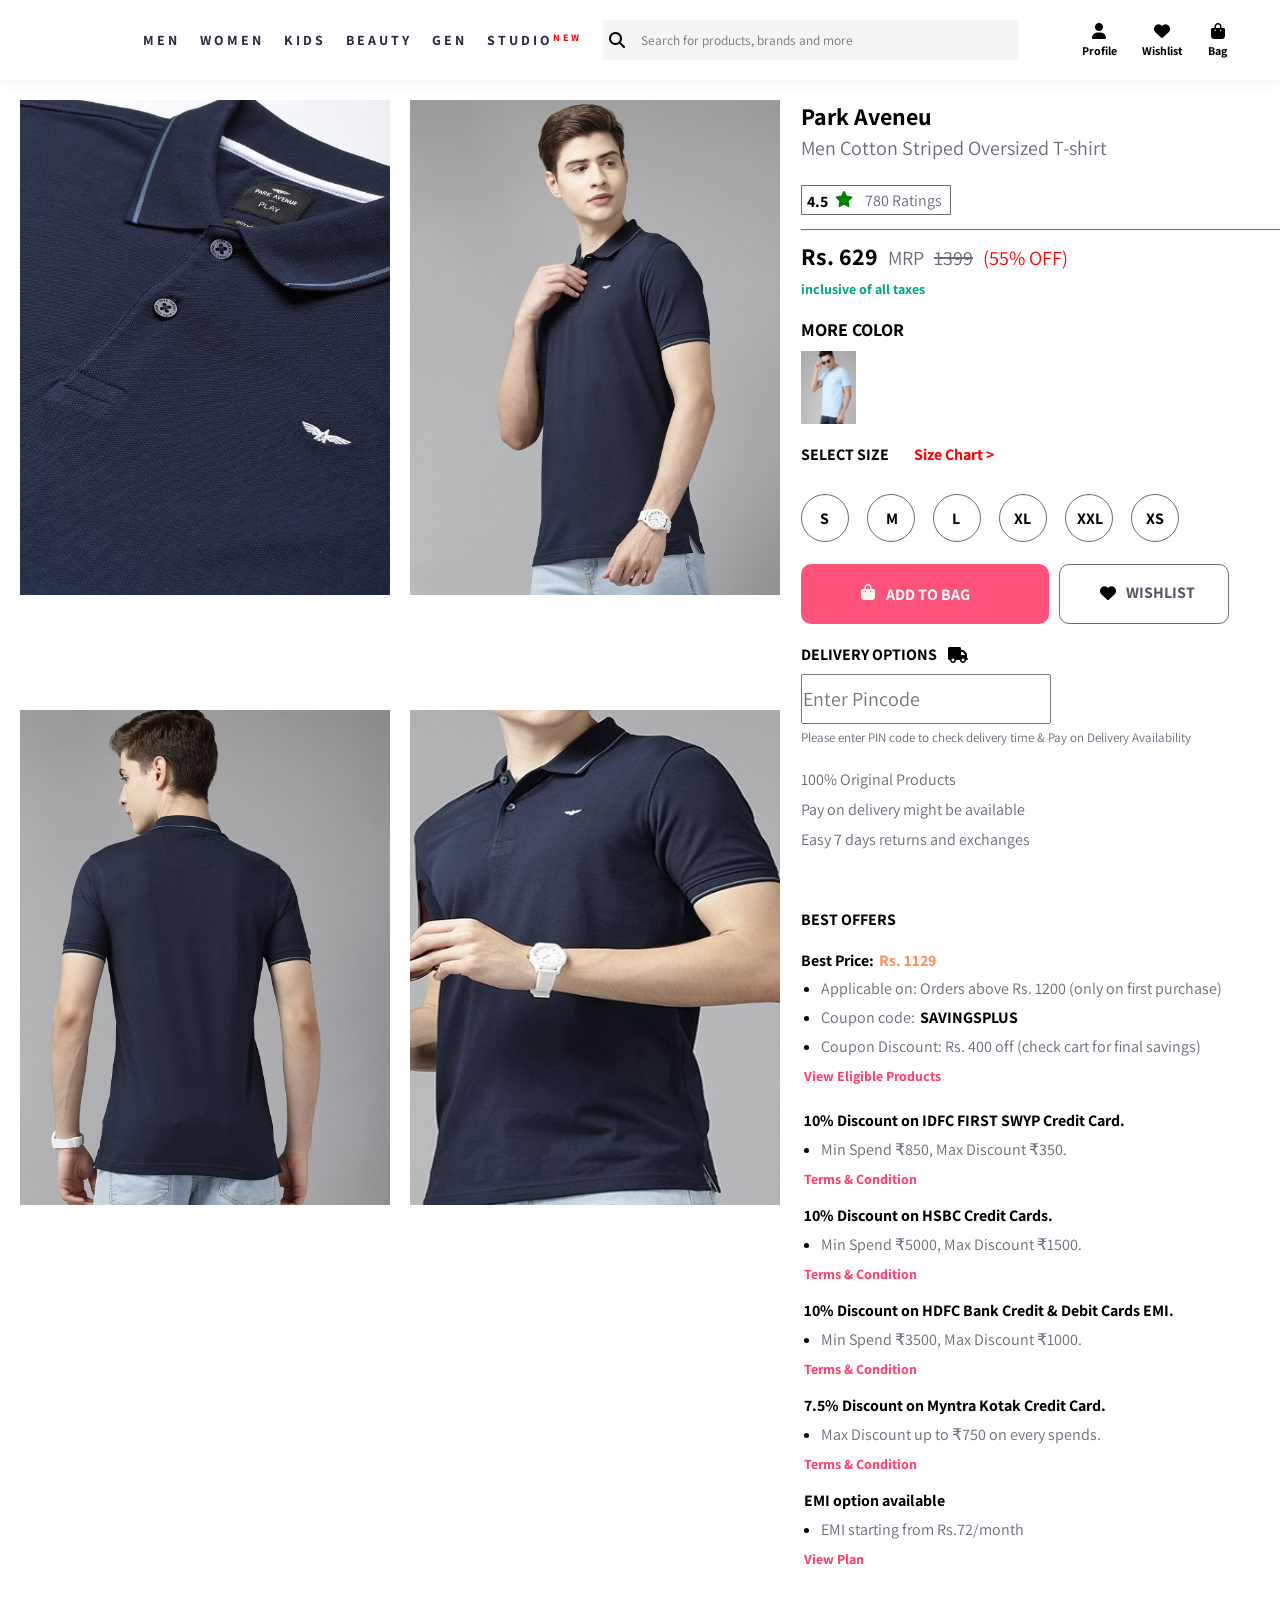
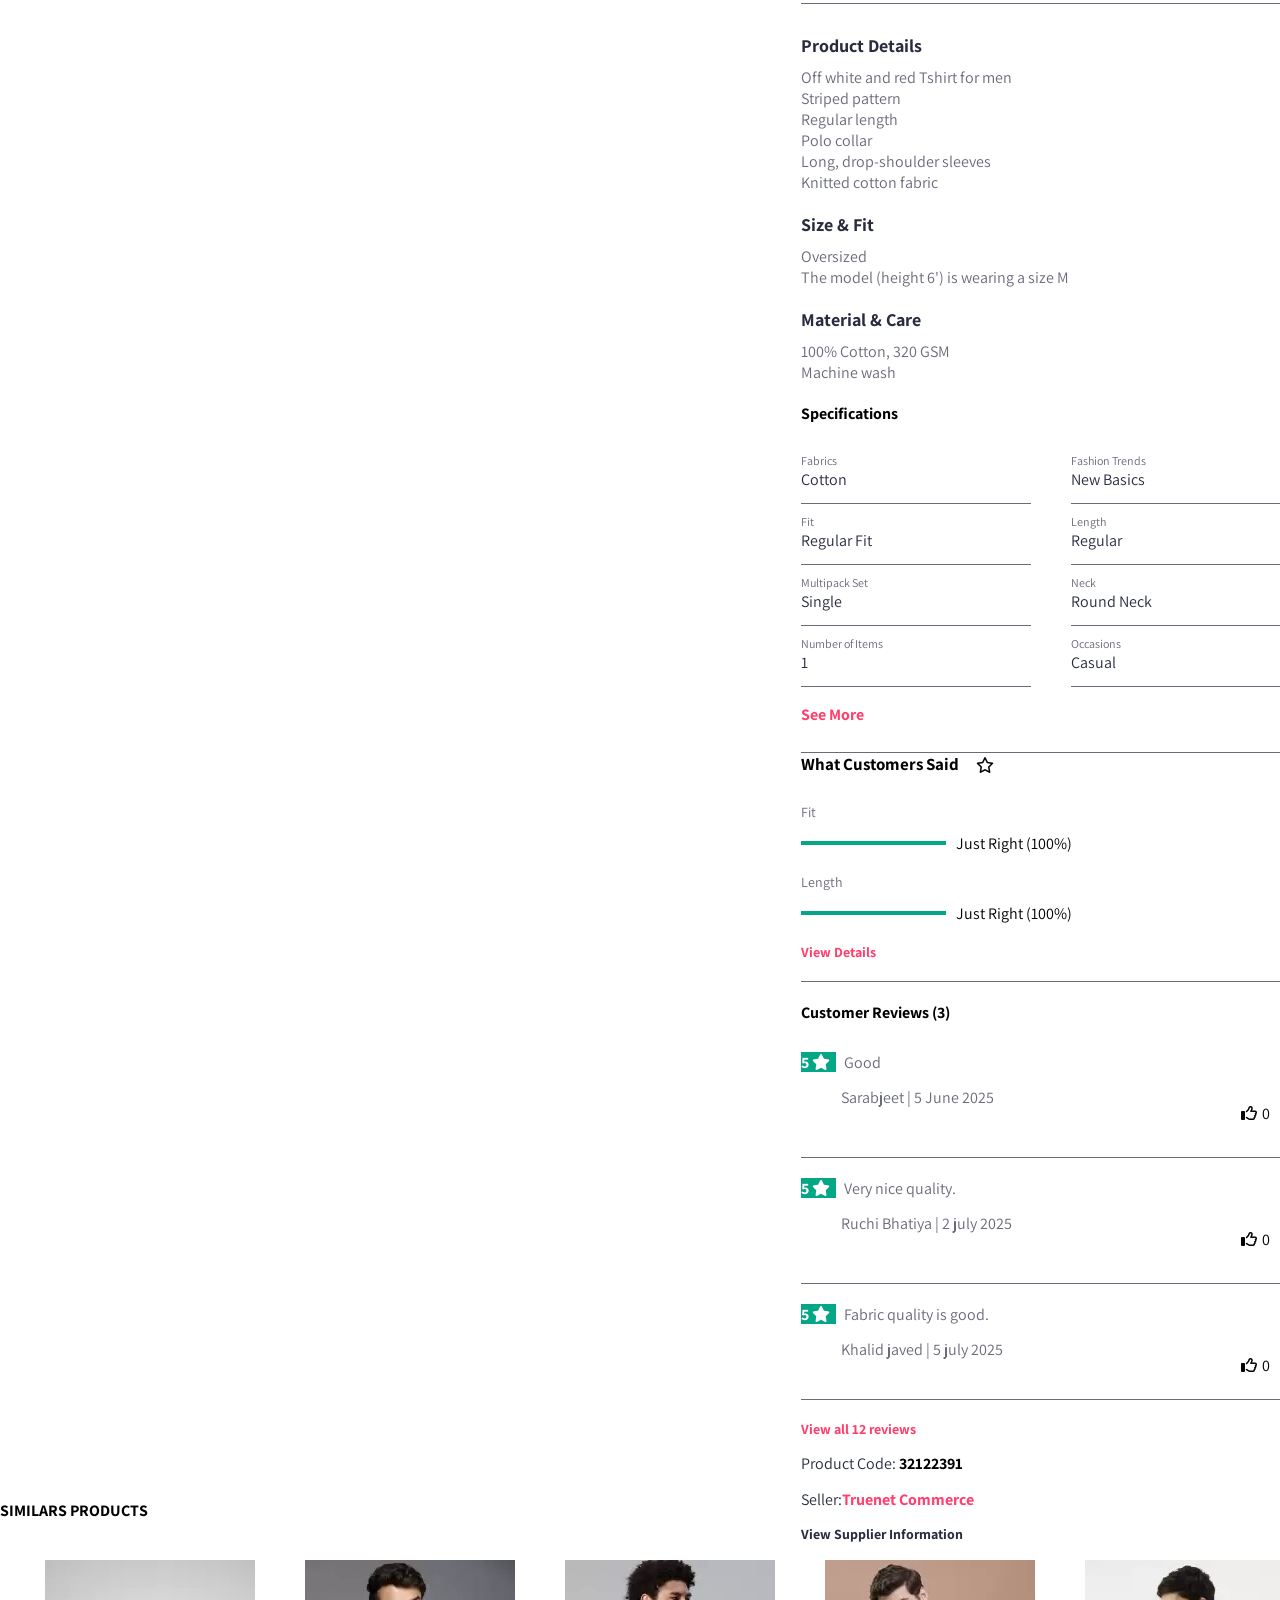
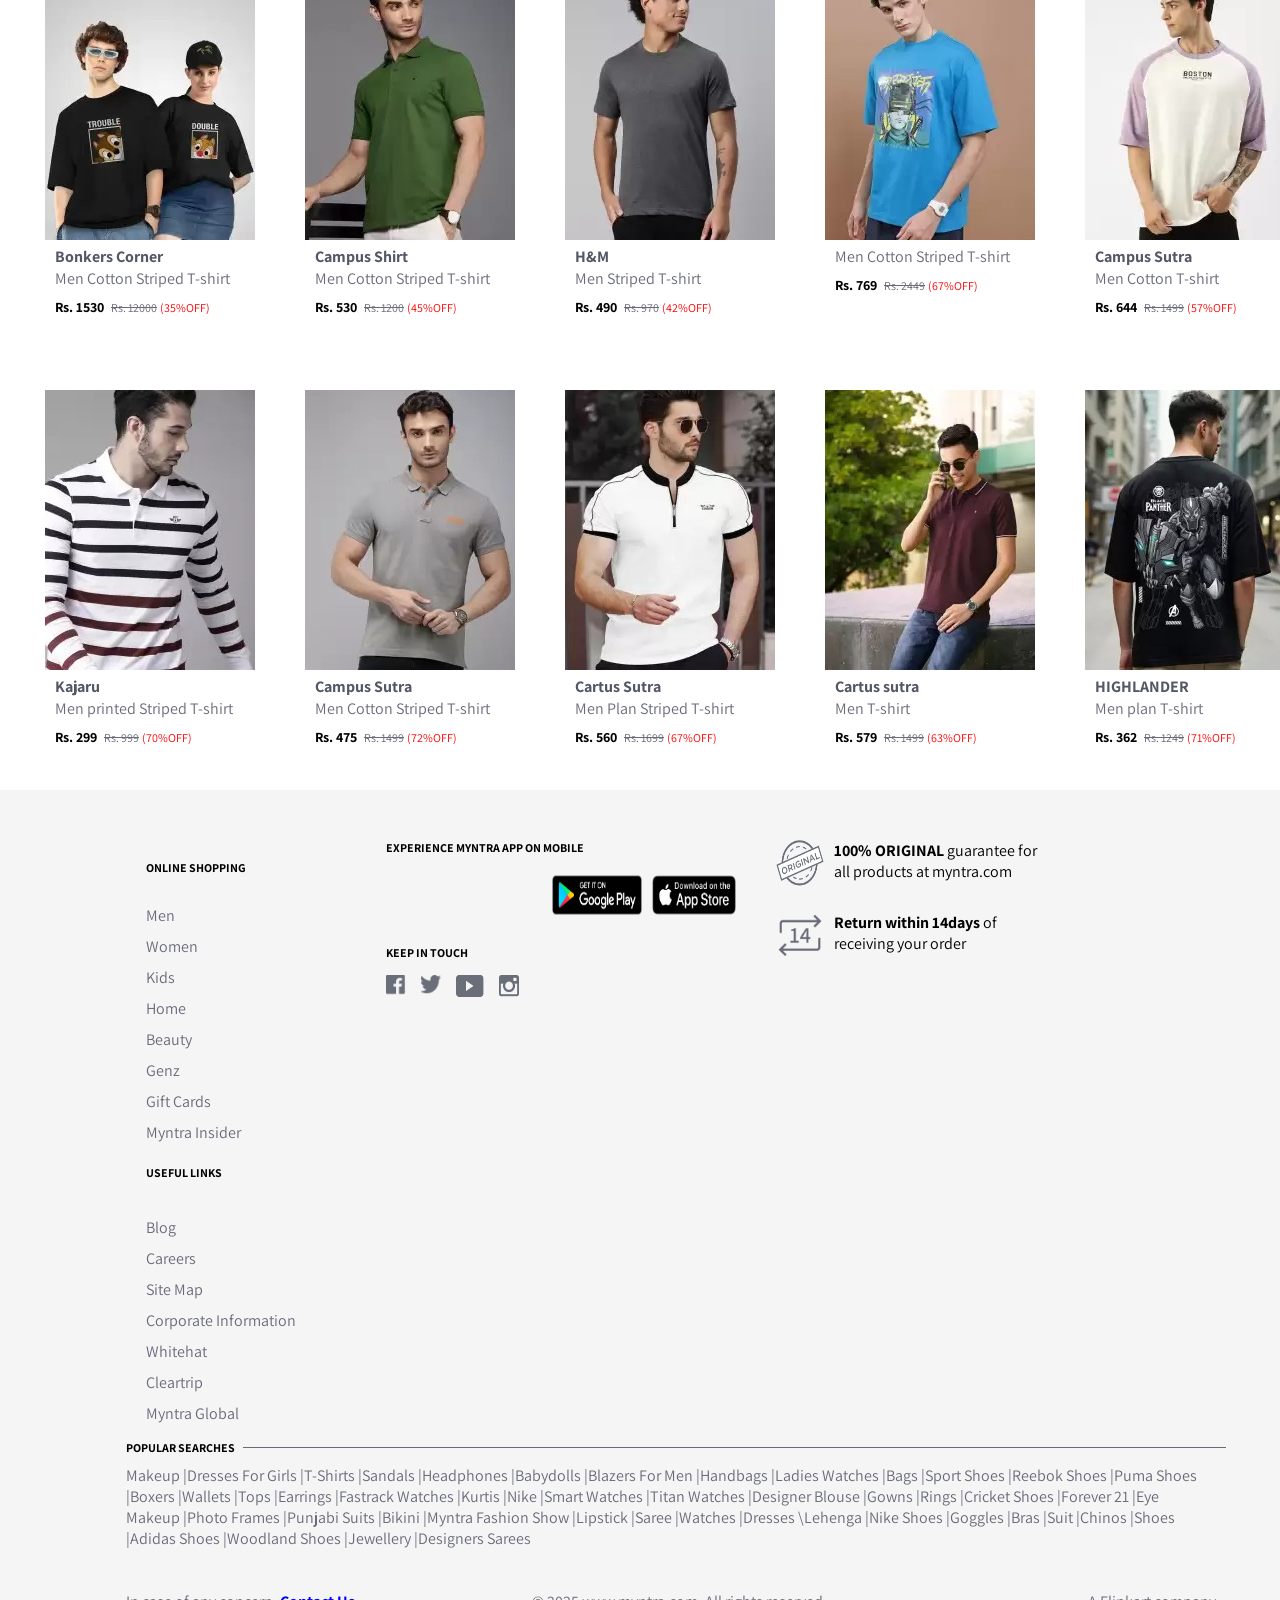
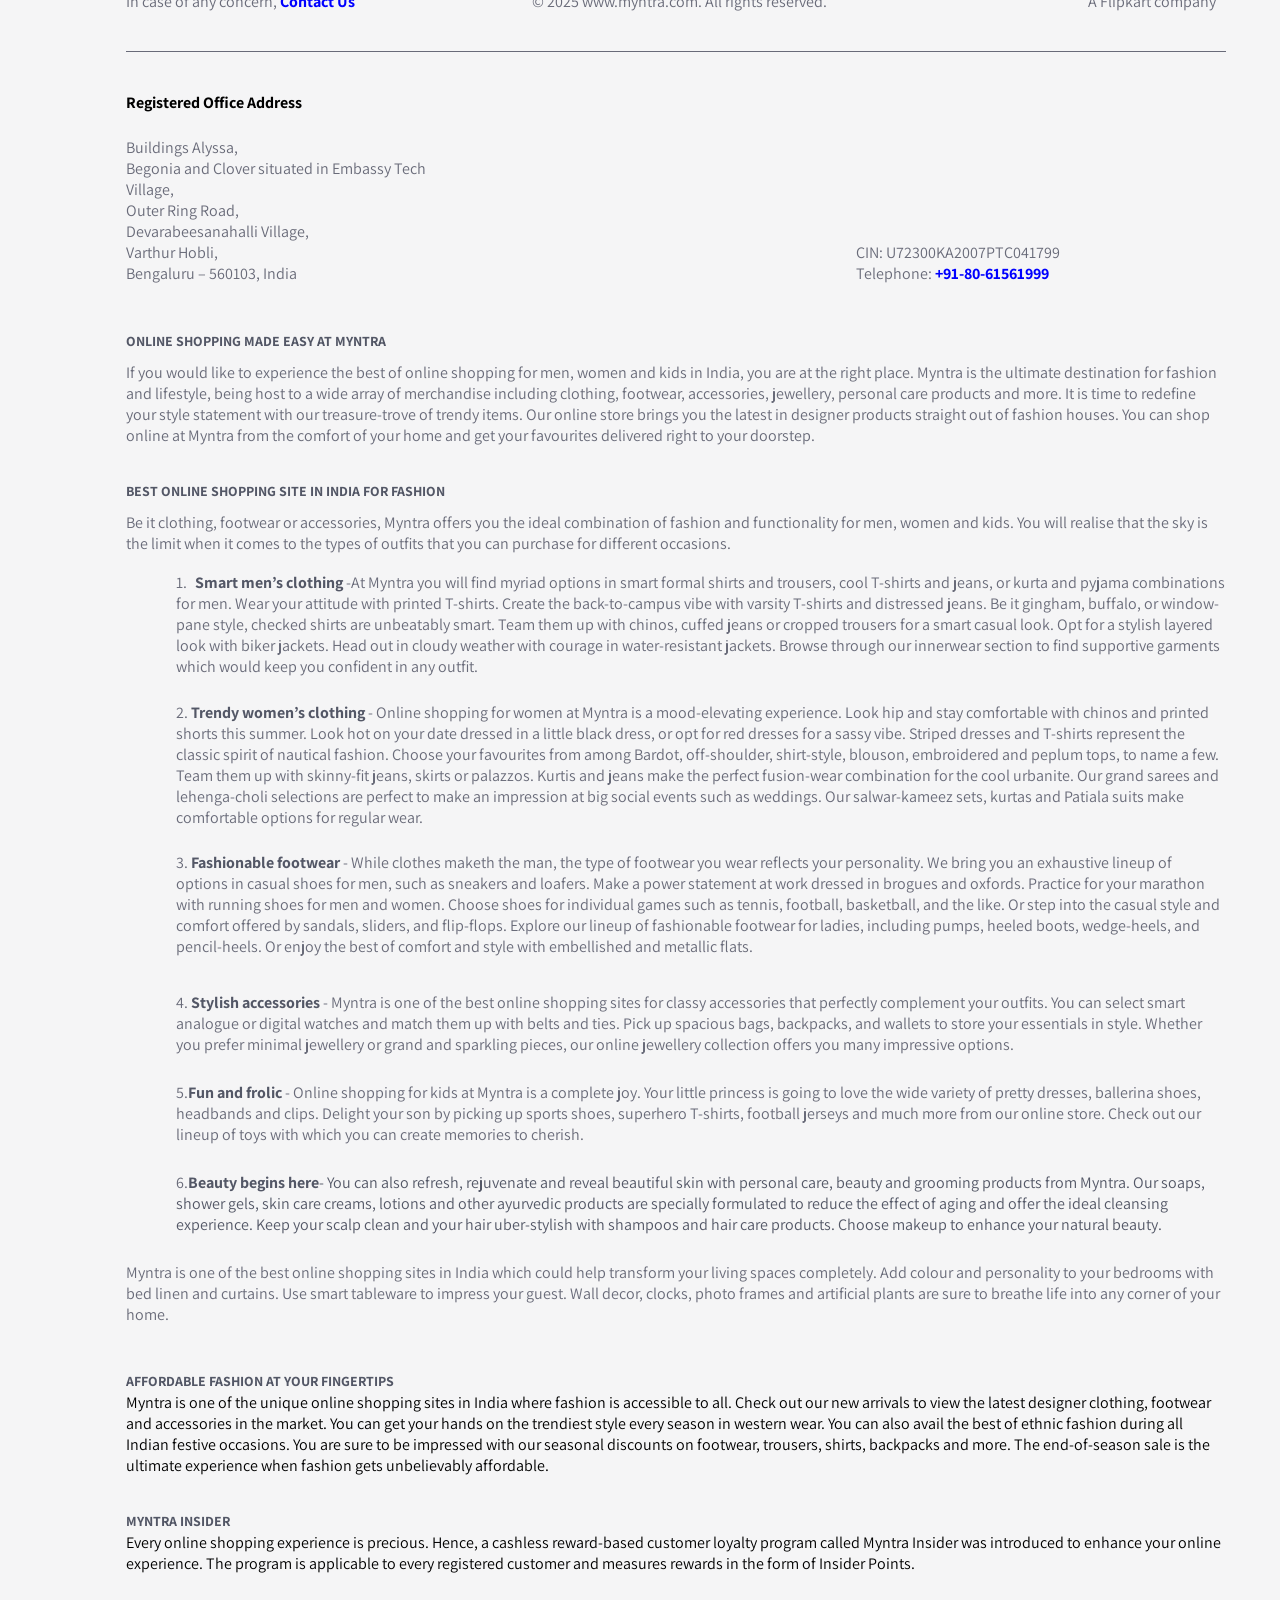
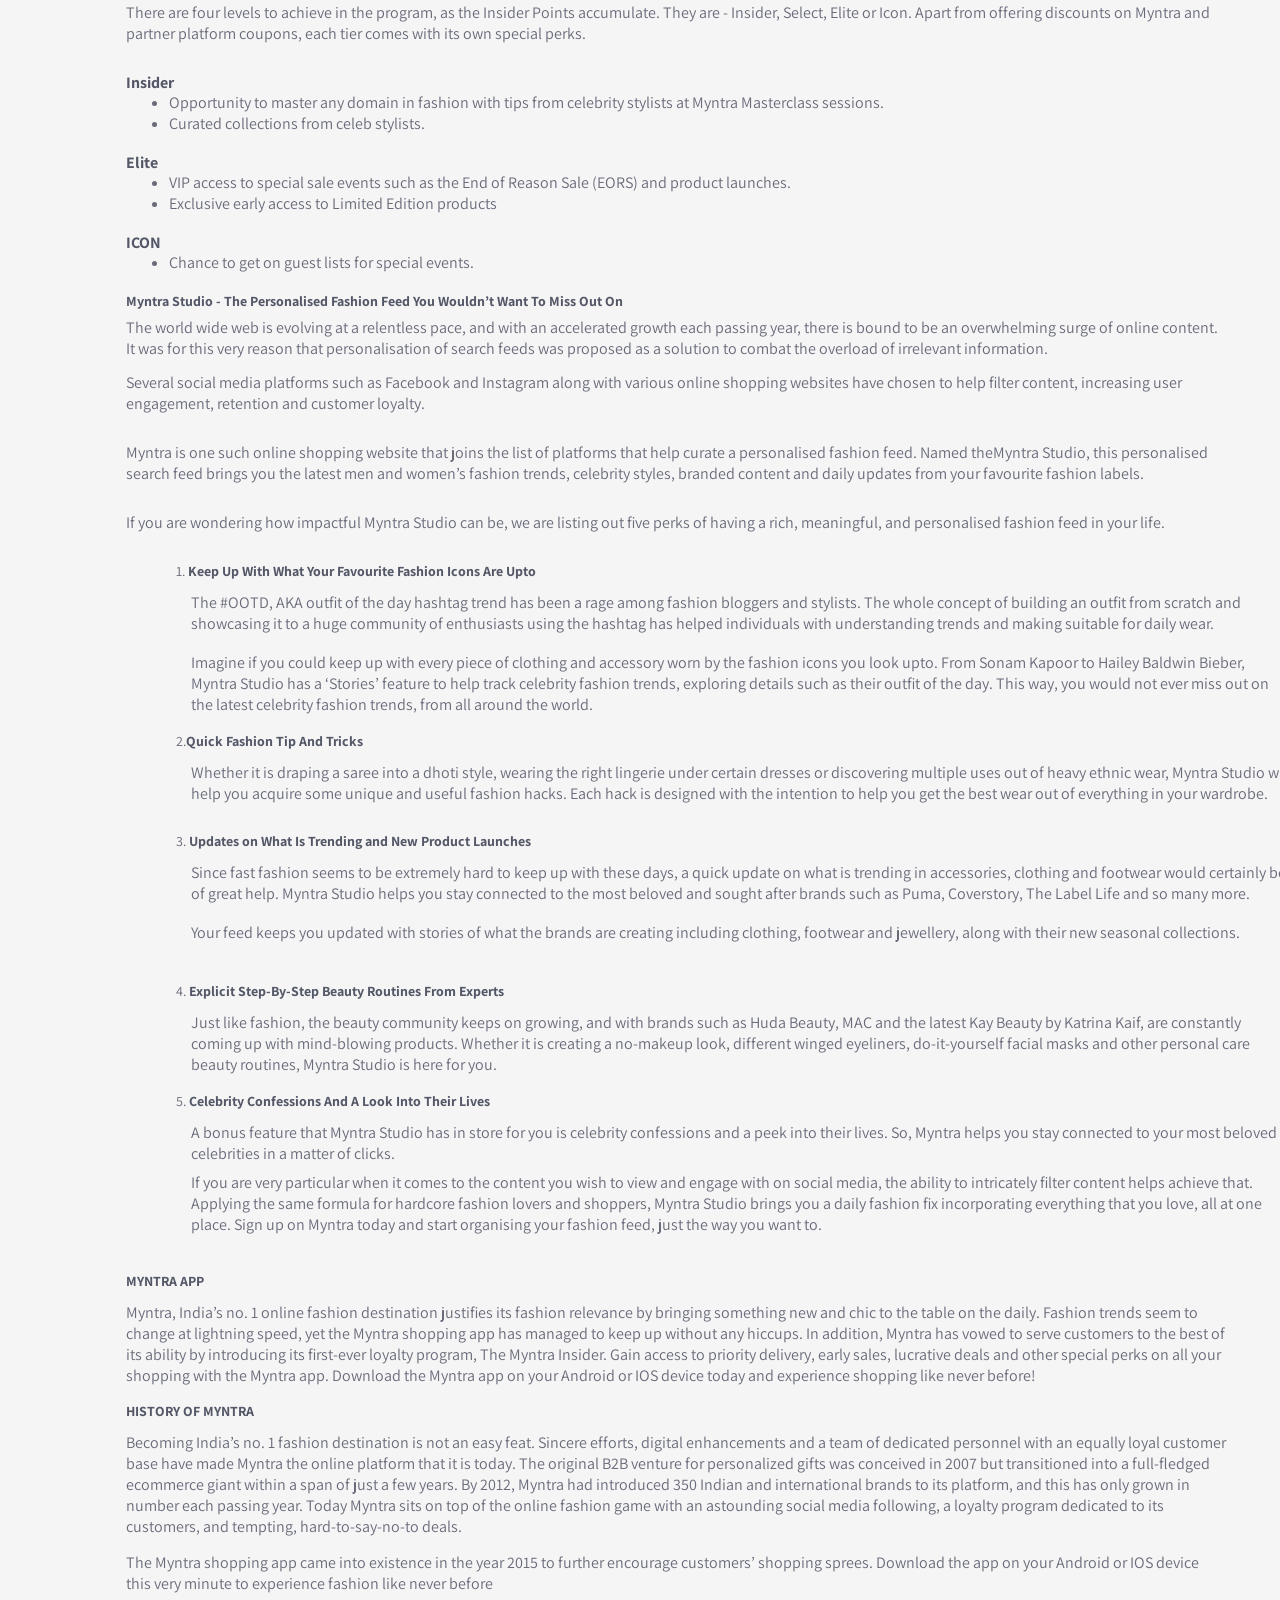
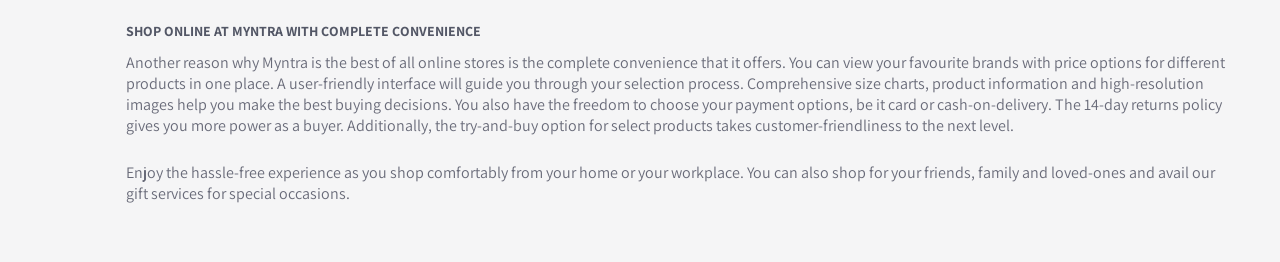
<file: t-shirt-3.html>
<html>
<head>
    <title>Document</title>
    <link rel="stylesheet" href="css/style.css">
    <link rel="stylesheet" href="https://cdnjs.cloudflare.com/ajax/libs/font-awesome/6.7.2/css/all.min.css"  />
</head>
<body>
      <header>
        <div class="container">
            <div class="logo"></div>
            <nav>
                <ul>
                    <li><a href="t-shirt.html">MEN</a></li>
                    <li><a href="">WOMEN</a></li>
                    <li><a href="">KIDS</a></li>
                    <li><a href="">BEAUTY</a></li>
                    <li><a href="">GEN</a></li>
                    <li><a href="">STUDIO <span class="new">NEW</span></a></li>
                </ul>
            </nav>
            <div class="input-section">
                <i class="fa-solid fa-magnifying-glass"></i>
                <input type="text" placeholder="Search for products, brands and more">
            </div>
            <div class="profile-section">
                <div class="inner-card">
                    <i class="fa-solid fa-user"></i>
                    <span>Profile</span>
                </div>
                <div class="inner-card">
                     <i class="fa-solid fa-heart"></i>
                    <span>Wishlist</span>
                </div>
                <div class="inner-card">
                    <i class="fa-solid fa-bag-shopping"></i>
                    <span>Bag</span>
                </div>
            </div>
        </div>
    </header>
    <div class="top-gap"></div>
    <div class="top-t-head"><span style="color: #696b79;">Home/Clothing/Men Clothing/Tshirts/</span><strong>Bonkers Corner Tshirts>More by Bonkers Corner</strong></div>
    <div class="photo-review">
        <div class="left-photo">
            <img src="./images/t-shirt1to10/imgi_30_cd46c28e-3fd6-4145-8be6-e7f84490d1ed1717740040851-Park-Avenue-Men-Tshirts-1311717740040416-2.jpg" width="370" height="495" alt="">
            <img src="./images/t-shirt1to10/imgi_31_39f5d6b4-9739-4d61-b8cc-2907fc2762d91717740040820-Park-Avenue-Men-Tshirts-1311717740040416-3.jpg" width="370" height="495" alt="">
            <img src="./images/t-shirt1to10/imgi_32_5a01b87d-02a3-4fe0-9a7b-4656770b9c8e1717740040789-Park-Avenue-Men-Tshirts-1311717740040416-4.jpg" width="370" height="495" alt="">
            <img src="./images/t-shirt1to10/imgi_13_04748d17-bcf6-4484-8252-f3cc5912f2571717740040760-Park-Avenue-Men-Tshirts-1311717740040416-5.jpg"width="370" height="495" alt="">
            
            
        </div>
        <div class="right-review">
            <div class="right-content">
                <div class="t-shirt-name">
                    <div class="top-name"><strong>Park Aveneu</strong></div>
                    <div class="middle-name">Men Cotton Striped Oversized T-shirt</div>
                    <div class="down-rating" style="display: flex;  width: 150px;
    height: 30px;
    border: 1px black solid;
    border-color: #696b79;
    margin-top: 20px;
    padding-left: 5px;"><span style=" border-color: #696b79; display: flex;">
                        <div class="rating" style=" margin-top: 5px;"><strong>4.5</strong></div>
                        <div class="class1" style="width: 20px; height: 20px; margin-left: 7px; margin-top: 5px;">
                            <i class="fa-solid fa-star" style="color: green;"></i>
                        </div>
                        <div class="border10" style=" height: 20px; border-color: #696b79; margin-left: 6px; margin-top: 4px;"></div>
                        <div class="rating1" style="margin-left: 4px; margin-top: 4px;"><span style="color: #696b79;">780 Ratings</span></div>
                        
                    </div>
                        
                </div>
                <div class="border4"></div>
                <div class="price-box"><strong style="font-size: 24px;">Rs. 629</strong><span style="color: #696b79; font-size: 20px; padding-left: 10px;">MRP</span><span style="text-decoration: line-through; padding-left: 10px; color: #696b79; font-size: 20px;">1399</span><span style="color: red; font-size: 20px; padding-left: 10px;">(55% OFF)</span></div>
                <div class="iclusive" style="color: #03a685; font-size: 14px;"><strong>inclusive of all taxes</strong></div>
                <div class="more-color" style="padding-top: 20px; font-size: 18px;"><strong>MORE COLOR</strong></div>
                <div class="pic" style="padding-top: 10px;">
                    <img src="./images/t-shirt1to10/imgi_4_a0375188-7cc8-47b6-ab84-5428b71b1beb1717071921824-Park-Avenue-Polo-Collar-Slim-Fit-T-shirt-5291717071921359-1.jpg" width="55" height="73" alt="">
                </div>
                <div class="select-size"><strong style="font-size: 16px;">SELECT SIZE</strong><span style="color: red; font-size: 16px; padding-left: 25px; font-weight: 700;">Size Chart ></span></div>
                <div class="size">
                    <div class="radius1"><strong>S</strong></div>
                    <div class="radius2"><strong>M</strong></div>
                    <div class="radius3"><strong>L</strong></div>
                    <div class="radius4"><strong>XL</strong></div>
                    <div class="radius5"><strong>XXL</strong></div>
                    <div class="radius6"><strong>XS</strong></div>
                </div>
                <div class="add-wish">
                  <div class="add">
                    <div class="shop1" style="width: 20px; height: 20px;  margin-top: 20px; margin-left: 60px;">
                        <i class="fa-solid fa-bag-shopping"></i>
                    </div>
                    <div class="add-to-bag" style="margin-top: 20px; margin-left: 5px;"><strong style="color: white;">ADD TO BAG</strong></div>
                  </div>
                  <div class="wish">
                    <i class="fa-solid fa-heart" style="margin-top: 20px; margin-left: 40px; "></i>
                    <div class="wishlist-w" style=" margin-left: 10px; margin-top: 17px;"><strong style="color: #535766;">WISHLIST</strong></div>
                
                  </div>
                </div>
                <div class="delivery">
                    <div class="delivery-head" style="width: 147px; height: 30px;"><strong>DELIVERY OPTIONS</strong></div>
                    <div class="d" style="width: 20px; height: 20px;  margin-top: 3px;">
                        <i class="fa-solid fa-truck"></i>
                    </div>
                </div>
                <div class="enter-pincode">
                    <input style="width: 250px; height: 50px; font-size: 20px;" type="text" placeholder="Enter Pincode">
                </div>
                
                <div class="pincode-text">Please enter PIN code to check delivery time & Pay on Delivery Availability</div>
                <div class="cod">
                    <div class="cod1">100% Original Products</div>
                    <div class="cod2">Pay on delivery might be available</div>
                    <div class="cod3">Easy 7 days returns and exchanges</div>
                </div>
                <div class="best-offer"><strong style="font-size: 16px;">BEST OFFERS</strong></div>
                <div class="best-prize">
                    <div class="best-prize-head"><strong>Best Price:</strong><span style="color: #ff905a; padding-left: 5px;"><strong>Rs. 1129</strong></span></div>
                    <ul>
                        <li style=" list-style: disc; margin-left: 20px; margin-top: 8px;"><span style="color: #696b79;">Applicable on: Orders above Rs. 1200 (only on first purchase)</span></li>
                        <li style=" list-style: disc; margin-left: 20px; margin-top: 8px;"><span style="color: #696b79;">Coupon code:</span><strong style="padding-left: 5px;">SAVINGSPLUS</strong></li>
                        <li style=" list-style: disc; margin-left: 20px; margin-top: 8px;"><span style="color: #696b79;">Coupon Discount: Rs. 400 off (check cart for final savings)</span></li>
                        <div class="eligible" style="color: #ff3f6c; font-size: 14px; margin-top: 10px; padding-left: 3px;"><strong>View Eligible Products</strong></div>
                    </ul>
                </div>
                <div class="10-discount" style="margin-top: 10px; padding-left: 3px;"><strong>10% Discount on IDFC FIRST SWYP Credit Card.</strong></div>
                <ul>
                    <li style=" list-style: disc; margin-left: 20px; margin-top: 8px;"><span style="color: #696b79;">Min Spend ₹850, Max Discount ₹350.</span></li>
                    <div class="term" style="color: #ff3f6c; font-size: 14px; margin-top: 10px; padding-left: 3px;"><strong>Terms & Condition</strong></div>
                </ul>
                 <div class="10-discount" style="margin-top: 17px; padding-left: 3px;"><strong>10% Discount on HSBC Credit Cards.</strong></div>
                <ul>
                    <li style=" list-style: disc; margin-left: 20px; margin-top: 8px;"><span style="color: #696b79;">Min Spend ₹5000, Max Discount ₹1500.</span></li>
                    <div class="term" style="color: #ff3f6c; font-size: 14px; margin-top: 10px; padding-left: 3px;"><strong>Terms & Condition</strong></div>
                </ul>
                 <div class="10-discount" style="margin-top: 17px; padding-left: 3px;"><strong>10% Discount on HDFC Bank Credit & Debit Cards EMI.</strong></div>
                <ul>
                    <li style=" list-style: disc; margin-left: 20px; margin-top: 8px;"><span style="color: #696b79;">Min Spend ₹3500, Max Discount ₹1000.</span></li>
                    <div class="term" style="color: #ff3f6c; font-size: 14px; margin-top: 10px; padding-left: 3px;"><strong>Terms & Condition</strong></div>
                </ul>
                 <div class="10-discount" style="margin-top: 17px; padding-left: 3px;"><strong>7.5% Discount on Myntra Kotak Credit Card.</strong></div>
                <ul>
                    <li style=" list-style: disc; margin-left: 20px; margin-top: 8px;"><span style="color: #696b79;">Max Discount up to ₹750 on every spends.</span></li>
                    <div class="term" style="color: #ff3f6c; font-size: 14px; margin-top: 10px; padding-left: 3px;"><strong>Terms & Condition</strong></div>
                </ul>
                 <div class="10-discount" style="margin-top: 17px; padding-left: 3px;"><strong>EMI option available</strong></div>
                <ul>
                    <li style=" list-style: disc; margin-left: 20px; margin-top: 8px;"><span style="color: #696b79;">EMI starting from Rs.72/month</span></li>
                    <div class="term" style="color: #ff3f6c; font-size: 14px; margin-top: 10px; padding-left: 3px;"><strong>View Plan</strong></div>
                </ul>
                <div class="border6" style="border-bottom: 1px black solid; border-color: #696b79; margin-top: 35px;"></div>
                <div class="product-details" style="margin-top: 30px; "><strong style="color: #282c3f; font-size: 18px;">Product Details</strong></div>
                <div class="product-text" style="color: #696b79; margin-top: 10px;">Off white and red Tshirt for men <br>
Striped pattern <br>
Regular length <br>
Polo collar <br>
Long, drop-shoulder sleeves <br>
Knitted cotton fabric</div>
              <div class="size-fit" style="margin-top: 20px; "><strong style="color: #282c3f; font-size: 18px;">Size & Fit</strong></div>
            <div class="size-text" style="color: #696b79; margin-top: 10px;">Oversized <br>
The model (height 6') is wearing a size M</div>
            <div class="size-fit" style="margin-top: 20px; "><strong style="color: #282c3f; font-size: 18px;">Material & Care</strong></div>
            <div class="size-text" style="color: #696b79; margin-top: 10px;">100% Cotton, 320 GSM <br>Machine wash</div>
            <div class="specifi"><strong>Specifications</strong></div>
            <div class="s-left-right">
                <div class="left-s">
                    <div class="text1">
                        <div class="text-head">Fabrics</div>
                        <div class="text-content">Cotton</div>
                    </div>
                    <div class="border7" style="border-bottom: 1px black solid; border-color: #696b79;"></div>
                    <div class="text1" style="margin-top: 10px;">
                        <div class="text-head">Fit</div>
                        <div class="text-content">Regular Fit</div>
                    </div>
                    <div class="border7" style="border-bottom: 1px black solid; border-color: #696b79;"></div>
                     <div class="text1" style="margin-top: 10px;">
                        <div class="text-head">Multipack Set</div>
                        <div class="text-content">Single</div>
                    </div>
                    <div class="border7" style="border-bottom: 1px black solid; border-color: #696b79;"></div>
                     <div class="text1" style="margin-top: 10px;">
                        <div class="text-head">Number of Items</div>
                        <div class="text-content">1</div>
                    </div>
                    <div class="border7" style="border-bottom: 1px black solid; border-color: #696b79;"></div>
                    <div class="see-more" style="color: #ff3f6c;  margin-top: 17px;"><strong>See More</strong></div>
                </div>
                <div class="right-s">
                        <div class="text1">
                        <div class="text-head">Fashion Trends</div>
                        <div class="text-content">New Basics</div>
                    </div>
                    <div class="border7" style="border-bottom: 1px black solid; border-color: #696b79;"></div>
                    <div class="text1" style="margin-top: 10px;">
                        <div class="text-head">Length</div>
                        <div class="text-content">Regular</div>
                    </div>
                    <div class="border7" style="border-bottom: 1px black solid; border-color: #696b79;"></div>
                     <div class="text1" style="margin-top: 10px;">
                        <div class="text-head">Neck</div>
                        <div class="text-content">Round Neck</div>
                    </div>
                    <div class="border7" style="border-bottom: 1px black solid; border-color: #696b79;"></div>
                     <div class="text1" style="margin-top: 10px;">
                        <div class="text-head">Occasions</div>
                        <div class="text-content">Casual</div>
                    </div>
                    <div class="border7" style="border-bottom: 1px black solid; border-color: #696b79;"></div>
                </div>
                </div>
                                
                 <div class="rating3">
                    <div class="rating3-head"><strong>What Customers Said</strong></div>
                    <div class="star">
                        <i class="fa-regular fa-star"></i>
                    </div>
                   
                 </div>
                  <div class="fit" style="width: 70px; height: 30px;font-size: 14px; margin-top: 20px; color: #696b79;">Fit</div>
                  <div class="fit-l" style="width: 300px; height: 20px; display: flex;">
                    <div class="fit-l-2" style="width: 300px; height: 4px; background-color: #03a685; margin-top: 8px;"></div>
                    <div class="fit-l-text" style="width: 300px; height: 20px; margin-left: 10px;">Just Right (100%)</div>
                  </div>
                   <div class="fit" style="width: 70px; height: 30px; font-size: 14px; margin-top: 20px; color: #696b79;">Length</div>
                  <div class="fit-l" style="width: 300px; height: 20px; display: flex;">
                    <div class="fit-l-2" style="width: 300px; height: 4px; background-color: #03a685; margin-top: 8px;"></div>
                    <div class="fit-l-text" style="width: 300px; height: 20px;  margin-left: 10px;">Just Right (100%)</div>
                  </div>
                  <div class="view-d" style="color: #ff3f6c; margin-top: 20px; font-size: 14px;"><strong>View Details</strong></div>
                  <div class="border12" style="width: 500px; margin-top: 20px; border-bottom: 1px black solid; border-color: #696b79;"></div>
                  <div class="cust" style="width: 300px; height: 50px;  margin-top: 20px;">
                    <div class="cust-h" style="width: 200px; height: 30px;"><strong>Customer Reviews (3)</strong></div>
                  </div>
                  <div class="g" style="width: 300px; height: 25px;  display: flex;">
                    <div class="g1" style="width: 35px; height: 20px; background-color: #03a685; color: white;"><strong>5</strong>
                    <i class="fa-solid fa-star" style="color: white;"></i></div>
                    <div class="g2" style="width: 200px; height: 30px; margin-left: 8px; color: #696b79;">Good</div>
                  </div>
                  <div class="name" style="width: 530px; height: 50px; margin-top: 10px; display: flex;">
                    <div class="n1" style="width: 300px; height: 30px;  color: #696b79; padding-left: 40px;">Sarabjeet | 5 June 2025</div>
                    <div class="like" style="width: 15px; height: 15px;  margin-left: 140px; margin-top: 18px;">
                        <i class="fa-regular fa-thumbs-up"><span style="margin-left: 5px;">0</span></i>
                    </div>

                  </div>
                  <div class="border13" style="width: 500px; margin-top: 20px; border-bottom: 1px black solid; border-color: #696b79;"></div>
                   <div class="g" style="width: 300px; height: 25px;  display: flex; margin-top: 20px;">
                    <div class="g1" style="width: 35px; height: 20px; background-color: #03a685; color: white;"><strong>5</strong>
                    <i class="fa-solid fa-star" style="color: white;"></i></div>
                    <div class="g2" style="width: 200px; height: 30px; margin-left: 8px; color: #696b79;">Very nice quality.</div>
                  </div>
                  <div class="name" style="width: 530px; height: 50px; margin-top: 10px; display: flex;">
                    <div class="n1" style="width: 300px; height: 30px;  color: #696b79; padding-left: 40px;">Ruchi Bhatiya | 2 july 2025</div>
                    <div class="like" style="width: 15px; height: 15px;  margin-left: 140px; margin-top: 18px;">
                        <i class="fa-regular fa-thumbs-up"><span style="margin-left: 5px;">0</span></i>
                    </div>
                  </div>
                  <div class="border13" style="width: 500px; margin-top: 20px; border-bottom: 1px black solid; border-color: #696b79;"></div>
                   <div class="g" style="width: 300px; height: 25px;  display: flex; margin-top: 20px;">
                    <div class="g1" style="width: 35px; height: 20px; background-color: #03a685; color: white;"><strong>5</strong>
                    <i class="fa-solid fa-star" style="color: white;"></i></div>
                    <div class="g2" style="width: 200px; height: 30px; margin-left: 8px; color: #696b79;">Fabric quality is good.</div>
                  </div>
                  <div class="name" style="width: 530px; height: 50px; margin-top: 10px; display: flex; ">
                    <div class="n1" style="width: 300px; height: 30px;  color: #696b79; padding-left: 40px;">Khalid javed | 5 july 2025</div>
                    <div class="like" style="width: 15px; height: 15px;  margin-left: 140px; margin-top: 18px;">
                        <i class="fa-regular fa-thumbs-up"><span style="margin-left: 5px;">0</span></i>
                    </div>

                  </div>
                   <div class="border13" style="width: 500px; margin-top: 10px; border-bottom: 1px black solid; border-color: #696b79;"></div>
                   <div class="view-all" style="margin-top: 20px;"><strong style="color: #ff3f6c; font-size: 14px;">View all 12 reviews</strong></div>
                   <div class="code" style="margin-top: 15px;"><span style="font-size: 16px; color: #282c3f;">Product Code: </span><strong>32122391</strong></div>
                   <div class="seller" style="margin-top: 15px;"><span style="font-size: 16px; color: #282c3f;">Seller:</span><strong style="color: #ff3f6c; font-size: 16px;">Truenet Commerce</strong></div>
                   <div class="view-s" style="margin-top: 15px;"><strong style="font-size: 14px; color: rgb(40, 44, 63);">View Supplier Information</strong></div>  
                  </div>
                  <!-- <div class="rating-box"> -->
                        <!-- <div class="left-r" style="display: flex;"> -->
                            <!-- <div class="left-r1" style="width: 50px; height: 50px; border: 1px black solid; font-size: 48px; margin-top: 40px; margin-left: 30px; color: #282c3f;">4.2</div> -->
                            <!-- <div class="star2" style="width: 30px; height: 30px; border: 1px black solid; margin-top: 60px; margin-left: 20px;"> -->
                                <!-- <i class="fa-solid fa-star" style="color: #14958f;"></i> -->
                            <!-- </div> -->
                        <!-- </div> -->
                        <!-- <div class="border-r" style="height: 100px; margin-left: 50px; border: 1px black solid; border-color: #696b79; margin-top: 25px;"></div> -->
                        <!-- <div class="right-r"> -->
                            <!-- <div class="box1" style="width: 200px; height: 20px; border: 1px #14958f solid; margin-top: 25px; display: flex;"> -->
                                <!-- <div class="box-text" style="width: 15px; height: 15px; border: 1px black solid; color: #696b79; font-size: 20px; margin-bottom: 2px;">5</div> -->
                                <!-- <i class="fa-solid fa-star" style="color: grey;" style="margin-top: 5px; width: 100%; height: 100%;"></i> -->
                                <!-- <div class="border-line" style="width: 120px; height: 3px; background-color: grey; margin-top: 8px;"> -->
                                    <!-- <div class="border-l1" style="width: 100px; height: 3px;background-color: #14958f; "></div> -->
                                <!-- </div> -->
                                <!-- <div class="r-t" >14</div> -->
                            <!-- </div> -->
                             <!-- <div class="box1" style="width: 200px; height: 20px; border: 1px #14958f solid; margin-top: 5px; display: flex;"> -->
                                <!-- <div class="box-text" style="width: 15px; height: 15px; border: 1px black solid; color: #696b79; font-size: 20px; margin-bottom: 2px;">5</div> -->
                                <!-- <i class="fa-solid fa-star" style="color: grey;" style="margin-top: 5px; width: 100%; height: 100%;"></i> -->
                                <!-- <div class="border-line" style="width: 120px; height: 3px; background-color: grey; margin-top: 8px;"> -->
                                    <!-- <div class="border-l1" style="width: 100px; height: 3px;background-color: #14958f; "></div> -->
                                <!-- </div> -->
                                <!-- <div class="r-t" >14</div> -->
                            <!-- </div> -->
                        </div>
                    </div>
                    <!-- <div class="r-text" style="width: 200px; height: 15px; border: 1px green solid; padding-left: 30px;">17 Verified Buyers</div> -->
            </div>
                
                
            </div>


            </div>
        </div>
    </div>
     <div class="s-p" style="width: 1350px; height: 40px; margin-left: 27px; margin: auto"><strong>SIMILARS PRODUCTS</strong></div>
     <div class="f-images">
        <div class="f-img">
             <a class="box" href="t-shirt link.html" target="_blank">  
                                <div class="image">
                                        <img src="./images/t-shirt1to10/imgi_98_hw1Z8FKe_20918f8de6fa41d29aaef15a0c4ba48a.jpg" width="100%" height="100%" alt="">
                                </div>
                                <div class="down-box">
                                        <div class="down-heading"><strong style="color: #535766;">Bonkers Corner</strong></div>
                                        <div class="down-text" style="color: #696b79;">Men Cotton Striped  T-shirt</div>
                                        <div class="down-price"><strong style="font-size: 14px;">Rs. 1530</strong><span style="color: #696b79; text-decoration: line-through; margin-left: 7px; font-size: 12px; ">Rs. 12000</span> <span style="color: red; font-size: 12px;">(35%OFF)</span></div> 
                                </div>
                                         <a class="box" href="t-shirt link.html" target="_blank">  
                                <div class="image">
                                        <img src="./images/t-shirt1to10/imgi_99_oVVkv8FP_6072a02fe2f44fdba5b5ec9dce605e6a.jpg" width="100%" height="100%" alt="">
                                </div>
                                
                                <div class="down-box">
                                        <div class="down-heading"><strong style="color: #535766;">Campus Shirt</strong></div>
                                        <div class="down-text" style="color: #696b79;">Men Cotton Striped  T-shirt</div>
                                        <div class="down-price"><strong style="font-size: 14px;">Rs. 530</strong><span style="color: #696b79; text-decoration: line-through; margin-left: 7px; font-size: 12px; ">Rs. 1200</span> <span style="color: red; font-size: 12px;">(45%OFF)</span></div> 
                                                 
                                </div>
                                             <a class="box" href="t-shirt link.html" target="_blank">  
                                <div class="image">
                                        <img src="./images/t-shirt1to10/imgi_95_7a4e30f1-809f-4111-9991-6fd07d8832e21663221355704LevisMenCharcoalGreySolidRoundNeckLoungeT-shirts1.jpg" width="100%" height="100%" alt="">
                                </div>
                                
                                <div class="down-box">
                                        <div class="down-heading"><strong style="color: #535766;">H&M</strong></div>
                                        <div class="down-text" style="color: #696b79;">Men  Striped  T-shirt</div>
                                        <div class="down-price"><strong style="font-size: 14px;">Rs. 490</strong><span style="color: #696b79; text-decoration: line-through; margin-left: 7px; font-size: 12px; ">Rs. 970</span> <span style="color: red; font-size: 12px;">(42%OFF)</span></div> 
                                </div>
                                             <a class="box" href="t-shirt link.html" target="_blank">  
                                <div class="image">
                                        <img src="./images/t-shirt1to10/imgi_80_16297735-6b15-4ad4-9386-fe488744b63c1696005850769HIGHLANDERUnisexBluePrintedAppliqueT-shirt1.jpg" width="100%" height="100%" alt="">

                                        <div class="down-text" style="color: #696b79;">Men Cotton Striped  T-shirt</div>
                                        <div class="down-price"><strong style="font-size: 14px;">Rs. 769</strong><span style="color: #696b79; text-decoration: line-through; margin-left: 7px; font-size: 12px; ">Rs. 2449</span> <span style="color: red; font-size: 12px;">(67%OFF)</span></div> 
                                </div>
                                             <a class="box" href="t-shirt link.html" target="_blank">  
                                <div class="image">
                                        <img src="./images/t-shirt1to10/imgi_83_b227c67c-1c43-4161-87c2-a1807a43f7571677825393422ManiacMenPurpleTypographyPrintedBoxyT-shirt1.jpg" width="100%" height="100%" alt="">
                                </div>
                               
                                <div class="down-box">
                                        <div class="down-heading"><strong style="color: #535766;">Campus Sutra</strong></div>
                                        <div class="down-text" style="color: #696b79;">Men Cotton   T-shirt</div>
                                        <div class="down-price"><strong style="font-size: 14px;">Rs. 644</strong><span style="color: #696b79; text-decoration: line-through; margin-left: 7px; font-size: 12px; ">Rs. 1499</span> <span style="color: red; font-size: 12px;">(57%OFF)</span></div> 
                                </div>
                                             <a class="box" href="t-shirt link.html" target="_blank">  
                                <div class="image">
                                        <img src="./images/t-shirt1to10/imgi_86_36395020-ff4d-44ab-a5e6-3a435d37f66b1615962819189-Roadster-Men-White--Navy-Blue-Striped-Polo-Collar-T-shirt-28-1.jpg" width="100%" height="100%" alt="">
                                </div>
                               
                                <div class="down-box">
                                        <div class="down-heading"><strong style="color: #535766;">Kajaru</strong></div>
                                        <div class="down-text" style="color: #696b79;">Men printed Striped  T-shirt</div>
                                        <div class="down-price"><strong style="font-size: 14px;">Rs. 299</strong><span style="color: #696b79; text-decoration: line-through; margin-left: 7px; font-size: 12px; ">Rs. 999</span> <span style="color: red; font-size: 12px;">(70%OFF)</span></div> 
                                </div>
                                             <a class="box" href="t-shirt link.html" target="_blank">  
                                <div class="image">
                                        <img src="./images/t-shirt1to10/imgi_87_26804933-b9f0-4b80-b600-2f7c949d842f1716961898420-US-Polo-Assn-Denim-Co-Men-Tshirts-8431716961897973-1.jpg" width="100%" height="100%" alt="">
                                </div>

                                <div class="down-box">
                                        <div class="down-heading"><strong style="color: #535766;">Campus Sutra</strong></div>
                                        <div class="down-text" style="color: #696b79;">Men Cotton Striped  T-shirt</div>
                                        <div class="down-price"><strong style="font-size: 14px;">Rs. 475</strong><span style="color: #696b79; text-decoration: line-through; margin-left: 7px; font-size: 12px; ">Rs. 1499</span> <span style="color: red; font-size: 12px;">(72%OFF)</span></div> 
                                </div>
                                             <a class="box" href="t-shirt link.html" target="_blank">  
                                <div class="image">
                                        <img src="./images/t-shirt1to10/imgi_88_YalTZaW7_88a381e960c1425297da4caee1552ea9.jpg" width="100%" height="100%" alt="">
                                </div>
                                
                                <div class="down-box">
                                        <div class="down-heading"><strong style="color: #535766;">Cartus Sutra</strong></div>
                                        <div class="down-text" style="color: #696b79;">Men Plan Striped  T-shirt</div>
                                        <div class="down-price"><strong style="font-size: 14px;">Rs. 560</strong><span style="color: #696b79; text-decoration: line-through; margin-left: 7px; font-size: 12px; ">Rs. 1699</span> <span style="color: red; font-size: 12px;">(67%OFF)</span></div> 
                                </div>
                                             <a class="box" href="t-shirt link.html" target="_blank">  
                                <div class="image">
                                        <img src="./images/t-shirt1to10/imgi_96_8263de83-b3ac-4c3d-85e0-3018678523461703138362260LouisPhilippeJeansPoloCollarSlimFitT-shirt1.jpg" width="100%" height="100%" alt="">
                                </div>
                               
                                <div class="down-box">
                                        <div class="down-heading"><strong style="color: #535766;">Cartus sutra</strong></div>
                                        <div class="down-text" style="color: #696b79;">Men   T-shirt</div>
                                        <div class="down-price"><strong style="font-size: 14px;">Rs. 579</strong><span style="color: #696b79; text-decoration: line-through; margin-left: 7px; font-size: 12px; ">Rs. 1499</span> <span style="color: red; font-size: 12px;">(63%OFF)</span></div> 
                                </div>
                                             <a class="box" href="t-shirt link.html" target="_blank">  
                                <div class="image">
                                        <img src="./images/t-shirt1to10/imgi_97_a6ec6d08-3923-4899-8dd0-2013b95329d21732536591055-Bewakoof-Black-Black-Panther-Printed-Round-Neck-Short-Sleeve-1.jpg" width="100%" height="100%" alt="">
                                </div>
                               
                                <div class="down-box">
                                        <div class="down-heading"><strong style="color: #535766;">HIGHLANDER</strong></div>
                                        <div class="down-text" style="color: #696b79;">Men plan  T-shirt</div>
                                        <div class="down-price"><strong style="font-size: 14px;">Rs. 362</strong><span style="color: #696b79; text-decoration: line-through; margin-left: 7px; font-size: 12px; ">Rs. 1249</span> <span style="color: red; font-size: 12px;">(71%OFF)</span></div> 
                                </div>
                            </div>                   
        </div>
     </div>
           <div class="footer">
        <div class="footer-top">
            <div class="online-shopping">
                <div class="online-head">ONLINE SHOPPING</div>
                <div class="online-list">
                    <div class="list">Men</div>
                    <div class="list">Women</div>
                    <div class="list">Kids</div>
                    <div class="list">Home</div>
                    <div class="list">Beauty</div>
                    <div class="list">Genz</div>
                    <div class="list">Gift Cards</div>
                    <div class="list">Myntra Insider</div>
                </div>
                <div class="usefull">
                    <div class="usefull-head">USEFUL LINKS</div>
                    <div class="usefull-list">
                        <div class="list">Blog</div>
                        <div class="list">Careers</div>
                        <div class="list">Site Map</div>
                        <div class="list">Corporate Information</div>
                        <div class="list">Whitehat</div>
                        <div class="list">Cleartrip</div>
                        <div class="list">Myntra Global</div>
                    </div>
                </div>
            </div>
            <!-- <div class="customer"> -->
                <!-- <div class="customer-head">CUSTOMER POLICIES</div> -->
                <!-- <div class="customer-list"> -->
                    <!-- <div class="c-list">Contact Us</div> -->
                    <!-- <div class="c-list">FAQ</div> -->
                    <!-- <div class="c-list">T&C</div> -->
                    <!-- <div class="c-list">Terms Of Use</div> -->
                    <!-- <div class="c-list">Track Orders</div> -->
                    <!-- <div class="c-list">Shipping</div> -->
                    <!-- <div class="c-list">Cancellation</div> -->
                    <!-- <div class="c-list">Returns</div> -->
                    <!-- <div class="c-list">Privacy Policy</div> -->
                    <!-- <div class="c-list">Grievance Redressal</div> -->
                <!-- </div> -->
            <!-- </div> -->
            <div class="experience">
                <div class="e-header">EXPERIENCE MYNTRA APP ON MOBILE</div>
                <div class="icon">
                    <div class="google-play">
                        <a href="https://play.google.com/store/apps/details?id=com.myntra.android">
                            <img src="./images/t-shirt/imgi_113_80cc455a-92d2-4b5c-a038-7da0d92af33f1539674178924-google_play.png"
                                width="100%" height="100%" alt="">
                        </a>
                    </div>
                    <div class="app-store" style="margin-left: 20px;">
                        <a href="https://itunes.apple.com/in/app/myntra-indias-fashion-store/id907394059">
                            <img src="./images/t-shirt/imgi_114_bc5e11ad-0250-420a-ac71-115a57ca35d51539674178941-apple_store.png"
                                width="100%" height="100%" alt="">
                        </a>
                    </div>
                </div>
                <div class="keep">KEEP IN TOUCH</div>
                <div class="keep-icon">
                    <div class="facebook">
                        <a href="https://www.facebook.com/myntra">
                            <img src="./images/t-shirt/imgi_115_d2bec182-bef5-4fab-ade0-034d21ec82e31574604275433-fb.png"
                                width="100%" height="100%" alt="">
                        </a>
                    </div>
                    <div class="twitter">
                        <a href="https://twitter.com/myntra">
                            <img src="./images/t-shirt/imgi_116_f10bc513-c5a4-490c-9a9c-eb7a3cc8252b1574604275383-twitter.png"
                                width="100%" height="100%" alt="">
                        </a>
                    </div>
                    <div class="youtube">
                        <a href="https://www.youtube.com/user/myntradotcom">
                            <img src="./images/t-shirt/imgi_117_a7e3c86e-566a-44a6-a733-179389dd87111574604275355-yt.png"
                                width="100%" height="100%" alt="">
                        </a>
                    </div>
                    <div class="instagram">
                        <a href="https://www.instagram.com/myntra">
                            <img src="./images/t-shirt/imgi_118_b4fcca19-5fc1-4199-93ca-4cae3210ef7f1574604275408-insta.png"
                                width="100%" height="100%" alt="">
                        </a>
                    </div>
                </div>
            </div>
            <div class="original-return">
                <div class="original">
                    <div class="original-image">
                        <img src="./images/t-shirt/imgi_119_6c3306ca-1efa-4a27-8769-3b69d16948741574602902452-original.png"
                            width="48px" height="50px" alt="">
                    </div>
                    <div class="original-text"> <strong>100% ORIGINAL</strong> guarantee for all products at myntra.com
                    </div>
                </div>
                <div class="return">
                    <div class="return-image">
                        <img src="./images/t-shirt/imgi_120_becb1b16-86cc-4e78-bdc7-7801c17947831684737106127-Return-Window-image.png"
                            width="48px" height="49px" alt="">
                    </div>
                    <div class="return-text"><strong>Return within 14days</strong> of receiving your order</div>
                </div>
            </div>
        </div>
        <div class="popular-search">
            <div class="popular-head">
                <div class="popular-box">POPULAR SEARCHES</div>
                <div class="popular-box2"></div>
            </div>
            <div class="popular-text">Makeup |Dresses For Girls |T-Shirts |Sandals |Headphones |Babydolls |Blazers For
                Men |Handbags |Ladies Watches |Bags |Sport Shoes |Reebok Shoes |Puma Shoes |Boxers |Wallets |Tops
                |Earrings |Fastrack Watches |Kurtis |Nike |Smart Watches |Titan Watches |Designer Blouse |Gowns |Rings
                |Cricket Shoes |Forever 21 |Eye Makeup |Photo Frames |Punjabi Suits |Bikini |Myntra Fashion Show
                |Lipstick |Saree |Watches |Dresses \Lehenga |Nike Shoes |Goggles |Bras |Suit |Chinos |Shoes |Adidas
                Shoes |Woodland Shoes |Jewellery |Designers Sarees</div>
        </div>
        <div class="contact">
            <div class="contact-text-box1">In case of any concern,
                <span style="color: blue; font-weight: 700;">Contact Us</span>
            </div>
            <div class="c-box2">© 2025 www.myntra.com. All rights reserved.</div>
            <div class="c-box3">A Flipkart company</div>
        </div>
        <div class="border1"></div>
        <div class="resister">
            <div class="r-box1">
                <div class="r-top">
                    <div class="r-top-text"> <strong>Registered Office Address</strong></div>
                </div>
                <div class="r-foot">
                    <div class="r-foot-text">Buildings Alyssa, <br>
                        Begonia and Clover situated in Embassy Tech Village, <br>
                        Outer Ring Road, <br>
                        Devarabeesanahalli Village, <br>
                        Varthur Hobli, <br>
                        Bengaluru – 560103, India</div>
                </div>
            </div>
            <div class="r-box2">
                <div class="r-box2-head">
                    <div class="r-box2-text" style="color:  #696b79;">CIN: U72300KA2007PTC041799 <br> Telephone: <span
                            style="color: blue; font-weight: bolder;"> +91-80-61561999</span> </div>
                </div>
            </div>
        </div>
        <div class="border2"></div>
        <div class="footer-p">
            <div class="p1">
                <div class="h1" style="color: #535766;"><strong>ONLINE SHOPPING MADE EASY AT MYNTRA</strong></div>
                <div class="p1-text">If you would like to experience the best of online shopping for men, women and kids
                    in India, you are at the right place. Myntra is the ultimate destination for fashion and lifestyle,
                    being host to a wide array of merchandise including clothing, footwear, accessories, jewellery,
                    personal care products and more. It is time to redefine your style statement with our treasure-trove
                    of trendy items. Our online store brings you the latest in designer products straight out of fashion
                    houses. You can shop online at Myntra from the comfort of your home and get your favourites
                    delivered right to your doorstep.</div>
            </div>
            <div class="p2">
                <div class="h2" style="color: #535766;"><strong>BEST ONLINE SHOPPING SITE IN INDIA FOR FASHION</strong>
                </div>
                <div class="p2-text">Be it clothing, footwear or accessories, Myntra offers you the ideal combination of
                    fashion and functionality for men, women and kids. You will realise that the sky is the limit when
                    it comes to the types of outfits that you can purchase for different occasions.</div>
            </div>
            <div class="p3">
                <div class="h3" style="color: #535766;"> <span style="color: #696b79;">1.</span><strong
                        style="margin-left: 8px;">Smart men’s clothing</strong> <span style="color: #696b79;">-At Myntra
                        you will find myriad options in smart formal shirts and trousers, cool T-shirts and jeans, or
                        kurta and pyjama combinations for men. Wear your attitude with printed T-shirts. Create the
                        back-to-campus vibe with varsity T-shirts and distressed jeans. Be it gingham, buffalo, or
                        window-pane style, checked shirts are unbeatably smart. Team them up with chinos, cuffed jeans
                        or cropped trousers for a smart casual look. Opt for a stylish layered look with biker jackets.
                        Head out in cloudy weather with courage in water-resistant jackets. Browse through our innerwear
                        section to find supportive garments which would keep you confident in any outfit.</span> </div>
            </div>
            <div class="p4">
                <div class="h4" style="color: #535766;"><span style="color: #696b79;">2.</span> <strong>Trendy women’s
                        clothing </strong> <span style="color: #696b79;">- Online shopping for women at Myntra is a
                        mood-elevating experience. Look hip and stay comfortable with chinos and printed shorts this
                        summer. Look hot on your date dressed in a little black dress, or opt for red dresses for a
                        sassy vibe. Striped dresses and T-shirts represent the classic spirit of nautical fashion.
                        Choose your favourites from among Bardot, off-shoulder, shirt-style, blouson, embroidered and
                        peplum tops, to name a few. Team them up with skinny-fit jeans, skirts or palazzos. Kurtis and
                        jeans make the perfect fusion-wear combination for the cool urbanite. Our grand sarees and
                        lehenga-choli selections are perfect to make an impression at big social events such as
                        weddings. Our salwar-kameez sets, kurtas and Patiala suits make comfortable options for regular
                        wear.</span></div>
            </div>
            <div class="p5">
                <div class="h5" style="color: #535766;"><span style="color: #696b79;">3.</span> <strong>Fashionable
                        footwear</strong> <span style="color: #696b79;"> - While clothes maketh the man, the type of
                        footwear you wear reflects your personality. We bring you an exhaustive lineup of options in
                        casual shoes for men, such as sneakers and loafers. Make a power statement at work dressed in
                        brogues and oxfords. Practice for your marathon with running shoes for men and women. Choose
                        shoes for individual games such as tennis, football, basketball, and the like. Or step into the
                        casual style and comfort offered by sandals, sliders, and flip-flops. Explore our lineup of
                        fashionable footwear for ladies, including pumps, heeled boots, wedge-heels, and pencil-heels.
                        Or enjoy the best of comfort and style with embellished and metallic flats.</span></div>
            </div>
            <div class="p6">
                <div class="h6" style="color: #535766;"><span style="color: #696b79;">4.</span> <strong>Stylish
                        accessories</strong> <span style="color: #696b79;"> - Myntra is one of the best online shopping
                        sites for classy accessories that perfectly complement your outfits. You can select smart
                        analogue or digital watches and match them up with belts and ties. Pick up spacious bags,
                        backpacks, and wallets to store your essentials in style. Whether you prefer minimal jewellery
                        or grand and sparkling pieces, our online jewellery collection offers you many impressive
                        options.</span></div>
            </div>
            <div class="p7">
                <div class="h7" style="color: #535766;"><span style="color: #696b79;">5.</span><strong>Fun and frolic
                    </strong> <span style="color: #696b79;"> - Online shopping for kids at Myntra is a complete joy.
                        Your little princess is going to love the wide variety of pretty dresses, ballerina shoes,
                        headbands and clips. Delight your son by picking up sports shoes, superhero T-shirts, football
                        jerseys and much more from our online store. Check out our lineup of toys with which you can
                        create memories to cherish.</span></div>
            </div>
            <div class="p8">
                <div class="h8" style="color: #535766;"><span style="color: #696b79;">6.</span><strong>Beauty begins
                        here</strong><span style="color: #696b79;"></span>- You can also refresh, rejuvenate and reveal
                    beautiful skin with personal care, beauty and grooming products from Myntra. Our soaps, shower gels,
                    skin care creams, lotions and other ayurvedic products are specially formulated to reduce the effect
                    of aging and offer the ideal cleansing experience. Keep your scalp clean and your hair uber-stylish
                    with shampoos and hair care products. Choose makeup to enhance your natural beauty.</div>
            </div>
            <div class="p9">
                <div class="h9">Myntra is one of the best online shopping sites in India which could help transform your
                    living spaces completely. Add colour and personality to your bedrooms with bed linen and curtains.
                    Use smart tableware to impress your guest. Wall decor, clocks, photo frames and artificial plants
                    are sure to breathe life into any corner of your home.</div>
            </div>
            <div class="p10">
                <div class="h10" style="color: #535766;"><strong>AFFORDABLE FASHION AT YOUR FINGERTIPS</strong></div>
                <div class="h10-text">Myntra is one of the unique online shopping sites in India where fashion is
                    accessible to all. Check out our new arrivals to view the latest designer clothing, footwear and
                    accessories in the market. You can get your hands on the trendiest style every season in western
                    wear. You can also avail the best of ethnic fashion during all Indian festive occasions. You are
                    sure to be impressed with our seasonal discounts on footwear, trousers, shirts, backpacks and more.
                    The end-of-season sale is the ultimate experience when fashion gets unbelievably affordable.</div>
            </div>
            <div class="p11">
                <div class="h11" style="color: #535766;"><strong>MYNTRA INSIDER</strong></div>
                <div class="h11-text">Every online shopping experience is precious. Hence, a cashless reward-based
                    customer loyalty program called Myntra Insider was introduced to enhance your online experience. The
                    program is applicable to every registered customer and measures rewards in the form of Insider
                    Points.</div>
            </div>
            <div class="p12">
                <div class="p12-text">There are four levels to achieve in the program, as the Insider Points accumulate.
                    They are - Insider, Select, Elite or Icon. Apart from offering discounts on Myntra and partner
                    platform coupons, each tier comes with its own special perks.</div>
            </div>
            <div class="p13">
                <div class="h13" style="color: #535766;"><strong>Insider</strong></div>
                <ul>
                    <li style="list-style-type: disc; margin-left: 43px; color: #696b79;"><span
                            style="color: #696b79;">Opportunity to master any domain in fashion with tips from celebrity
                            stylists at Myntra Masterclass sessions.</span></li>
                    <li style="list-style-type: disc; margin-left: 43px; color: #696b79;"><span
                            style="color: #696b79;">Curated collections from celeb stylists.</span></li>
                </ul>
            </div>
            <div class="p14">
                <div class="h14" style="color: #535766;"><strong>Elite</strong></div>
                <ul>
                    <li style="list-style-type: disc; margin-left: 43px; color: #696b79;"><span
                            style="color: #696b79;">VIP access to special sale events such as the End of Reason Sale
                            (EORS) and product launches.</span></li>
                    <li style="list-style-type: disc; margin-left: 43px; color: #696b79;"><span
                            style="color: #696b79;">Exclusive early access to Limited Edition products</span></li>
                </ul>
            </div>
            <div class="p15">
                <div class="h15" style="color: #535766;"><strong>ICON</strong></div>
                <ul>
                    <li style="list-style-type: disc; margin-left: 43px; color: #696b79;"><span
                            style="color: #696b79;">Chance to get on guest lists for special events.</span></li>
                </ul>
            </div>
            <div class="p16">
                <div class="h16" style="color: #535766;"><strong>Myntra Studio - The Personalised Fashion Feed You
                        Wouldn’t Want To Miss Out On</strong></div>
                <div class="p16-text" style="color: #696b79;">The world wide web is evolving at a relentless pace, and
                    with an accelerated growth each passing year, there is bound to be an overwhelming surge of online
                    content. It was for this very reason that personalisation of search feeds was proposed as a solution
                    to combat the overload of irrelevant information.</div>
            </div>
            <div class="p17">
                <div class="h17" style="color: #696b79;">Several social media platforms such as Facebook and Instagram
                    along with various online shopping websites have chosen to help filter content, increasing user
                    engagement, retention and customer loyalty.</div>
            </div>
            <div class="p18">
                <div class="h18" style="color: #696b79;">Myntra is one such online shopping website that joins the list
                    of platforms that help curate a personalised fashion feed. Named theMyntra Studio, this personalised
                    search feed brings you the latest men and women’s fashion trends, celebrity styles, branded content
                    and daily updates from your favourite fashion labels.</div>
            </div>
            <div class="p19">
                <div class="h19" style="color: #696b79;">If you are wondering how impactful Myntra Studio can be, we are
                    listing out five perks of having a rich, meaningful, and personalised fashion feed in your life.
                </div>
            </div>
            <div class="p20">
                <div class="h20"> <span style="color: #696b79;">1.</span> <strong style="color: #535766;">Keep Up With
                        What Your Favourite Fashion Icons Are Upto</strong></div>
                <div class="p20-text" style="color: #696b79;">The #OOTD, AKA outfit of the day hashtag trend has been a
                    rage among fashion bloggers and stylists. The whole concept of building an outfit from scratch and
                    showcasing it to a huge community of enthusiasts using the hashtag has helped individuals with
                    understanding trends and making suitable for daily wear.</div>
            </div>
            <div class="p21">
                <div class="h21" style="color: #696b79;">Imagine if you could keep up with every piece of clothing and
                    accessory worn by the fashion icons you look upto. From Sonam Kapoor to Hailey Baldwin Bieber,
                    Myntra Studio has a ‘Stories’ feature to help track celebrity fashion trends, exploring details such
                    as their outfit of the day. This way, you would not ever miss out on the latest celebrity fashion
                    trends, from all around the world.</div>
            </div>
            <div class="p22">
                <div class="h22"><span style="color: #696b79;">2.</span><strong style="color: #535766;">Quick Fashion
                        Tip And Tricks</strong></div>
                <div class="p22-text" style="color: #696b79;">Whether it is draping a saree into a dhoti style, wearing
                    the right lingerie under certain dresses or discovering multiple uses out of heavy ethnic wear,
                    Myntra Studio will help you acquire some unique and useful fashion hacks. Each hack is designed with
                    the intention to help you get the best wear out of everything in your wardrobe.</div>
            </div>
            <div class="p23">
                <div class="h23"><span style="color: #696b79;">3.</span> <strong style="color: #535766;">Updates on What
                        Is Trending and New Product Launches</strong></div>
                <div class="p23-text" style="color: #696b79;">Since fast fashion seems to be extremely hard to keep up
                    with these days, a quick update on what is trending in accessories, clothing and footwear would
                    certainly be of great help. Myntra Studio helps you stay connected to the most beloved and sought
                    after brands such as Puma, Coverstory, The Label Life and so many more.</div>
            </div>
            <div class="p24">
                <div class="h24" style="color: #696b79;">Your feed keeps you updated with stories of what the brands are
                    creating including clothing, footwear and jewellery, along with their new seasonal collections.
                </div>
            </div>
            <div class="p25">
                <div class="h25"><span style="color: #696b79;">4.</span> <strong style="color: #535766;">Explicit
                        Step-By-Step Beauty Routines From Experts</strong></div>
                <div class="p25-text" style="color: #696b79;">Just like fashion, the beauty community keeps on growing,
                    and with brands such as Huda Beauty, MAC and the latest Kay Beauty by Katrina Kaif, are constantly
                    coming up with mind-blowing products. Whether it is creating a no-makeup look, different winged
                    eyeliners, do-it-yourself facial masks and other personal care beauty routines, Myntra Studio is
                    here for you.</div>
            </div>
            <div class="p26">
                <div class="h26"><span style="color: #696b79;">5.</span> <strong style="color: #535766;">Celebrity
                        Confessions And A Look Into Their Lives</strong></div>
                <div class="p26-text" style="color: #696b79;">A bonus feature that Myntra Studio has in store for you is
                    celebrity confessions and a peek into their lives. So, Myntra helps you stay connected to your most
                    beloved celebrities in a matter of clicks.</div>
            </div>
            <div class="p27">
                <div class="h27" style="color: #696b79;">If you are very particular when it comes to the content you
                    wish to view and engage with on social media, the ability to intricately filter content helps
                    achieve that. Applying the same formula for hardcore fashion lovers and shoppers, Myntra Studio
                    brings you a daily fashion fix incorporating everything that you love, all at one place. Sign up on
                    Myntra today and start organising your fashion feed, just the way you want to.</div>
            </div>
            <div class="p28">
                <div class="h28"><strong style="color: #535766;">MYNTRA APP</strong></div>
                <div class="p28-text" style="color: #696b79;">Myntra, India’s no. 1 online fashion destination justifies
                    its fashion relevance by bringing something new and chic to the table on the daily. Fashion trends
                    seem to change at lightning speed, yet the Myntra shopping app has managed to keep up without any
                    hiccups. In addition, Myntra has vowed to serve customers to the best of its ability by introducing
                    its first-ever loyalty program, The Myntra Insider. Gain access to priority delivery, early sales,
                    lucrative deals and other special perks on all your shopping with the Myntra app. Download the
                    Myntra app on your Android or IOS device today and experience shopping like never before!</div>
            </div>
            <div class="p29">
                <div class="h29"><strong style="color: #535766;">HISTORY OF MYNTRA</strong></div>
                <div class="p29-text" style="color: #696b79;">Becoming India’s no. 1 fashion destination is not an easy
                    feat. Sincere efforts, digital enhancements and a team of dedicated personnel with an equally loyal
                    customer base have made Myntra the online platform that it is today. The original B2B venture for
                    personalized gifts was conceived in 2007 but transitioned into a full-fledged ecommerce giant within
                    a span of just a few years. By 2012, Myntra had introduced 350 Indian and international brands to
                    its platform, and this has only grown in number each passing year. Today Myntra sits on top of the
                    online fashion game with an astounding social media following, a loyalty program dedicated to its
                    customers, and tempting, hard-to-say-no-to deals.</div>
            </div>
            <div class="p30">
                <div class="h30" style="color: #696b79;">The Myntra shopping app came into existence in the year 2015 to
                    further encourage customers’ shopping sprees. Download the app on your Android or IOS device this
                    very minute to experience fashion like never before</div>
            </div>
            <div class="p31">
                <div class="h31" style="color: #535766;"><strong>SHOP ONLINE AT MYNTRA WITH COMPLETE
                        CONVENIENCE</strong></div>
                <div class="p31-text" style="color: #696b79;">Another reason why Myntra is the best of all online stores
                    is the complete convenience that it offers. You can view your favourite brands with price options
                    for different products in one place. A user-friendly interface will guide you through your selection
                    process. Comprehensive size charts, product information and high-resolution images help you make the
                    best buying decisions. You also have the freedom to choose your payment options, be it card or
                    cash-on-delivery. The 14-day returns policy gives you more power as a buyer. Additionally, the
                    try-and-buy option for select products takes customer-friendliness to the next level.</div>
            </div>
            <div class="p32">
                <div class="h32" style="color: #696b79;">Enjoy the hassle-free experience as you shop comfortably from
                    your home or your workplace. You can also shop for your friends, family and loved-ones and avail our
                    gift services for special occasions.</div>
            </div>
        </div>
    </div>
        </div>
     
</body>
</html>
</file>
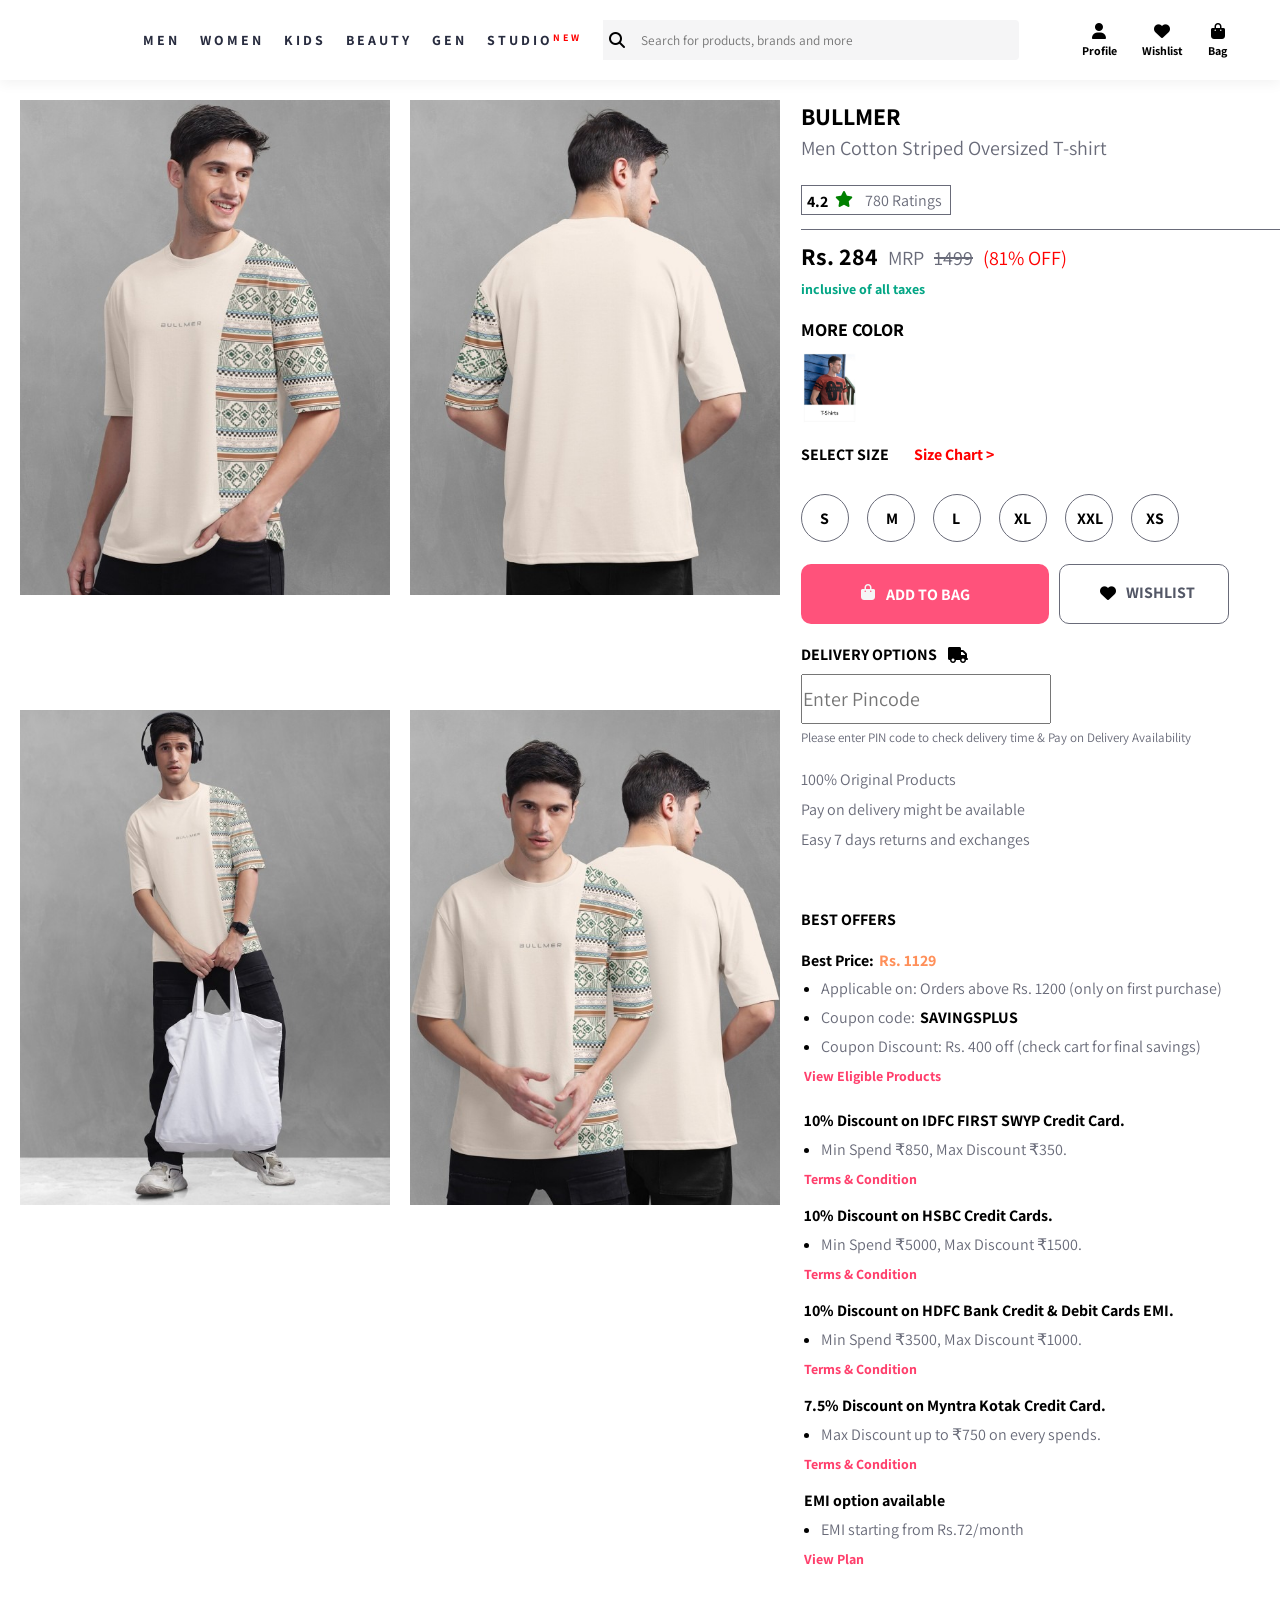
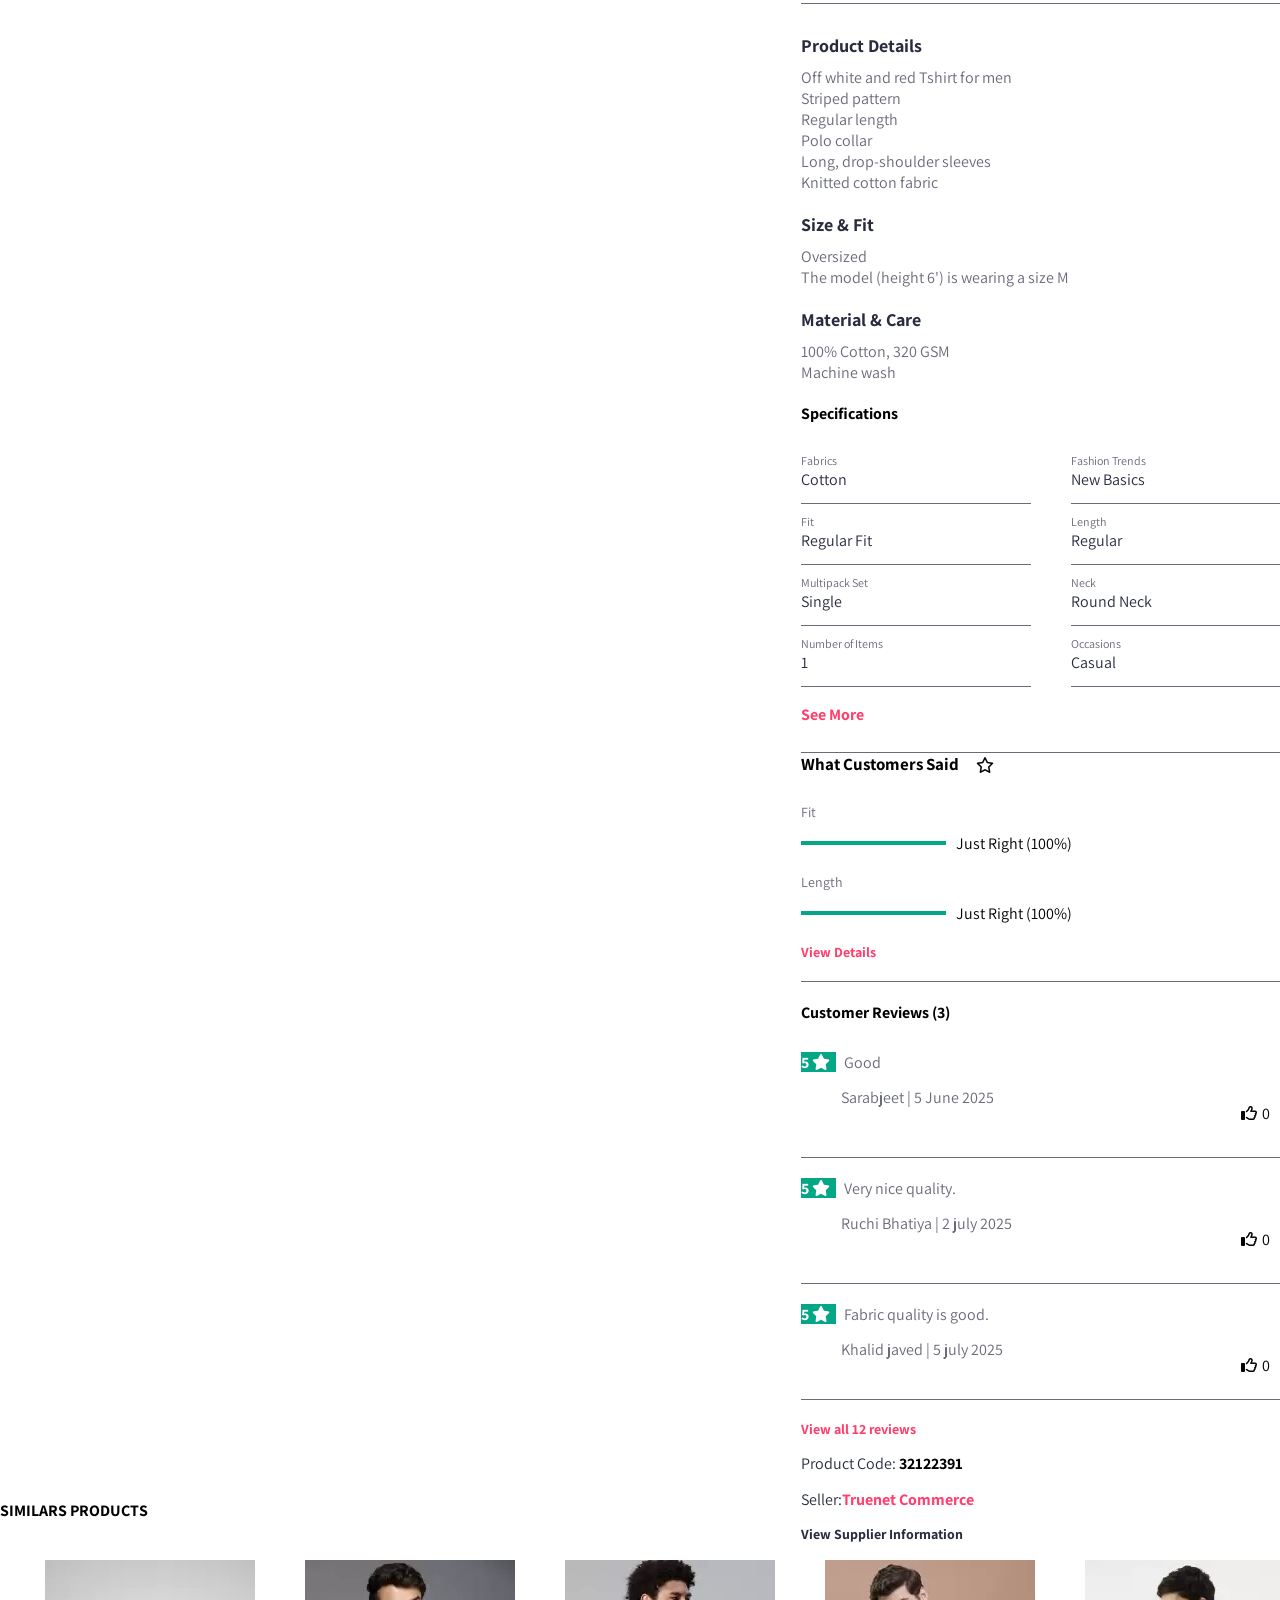
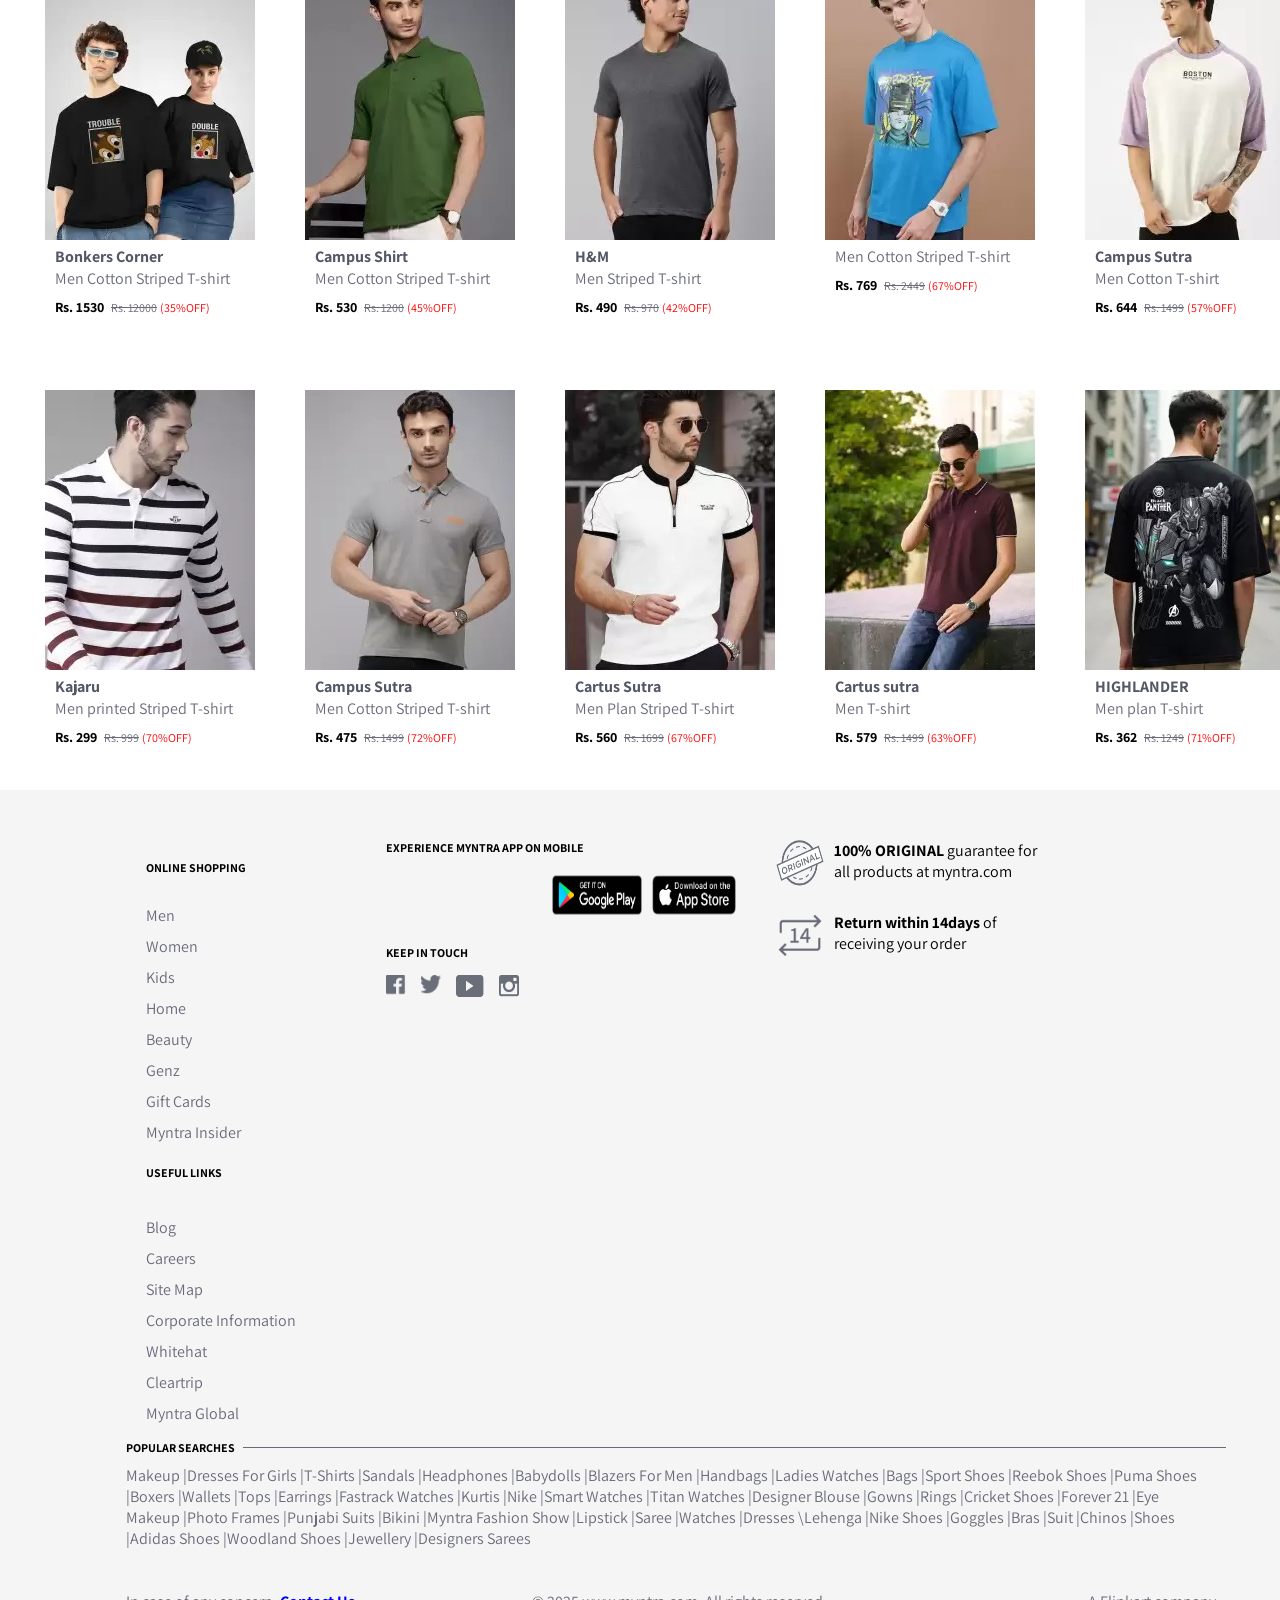
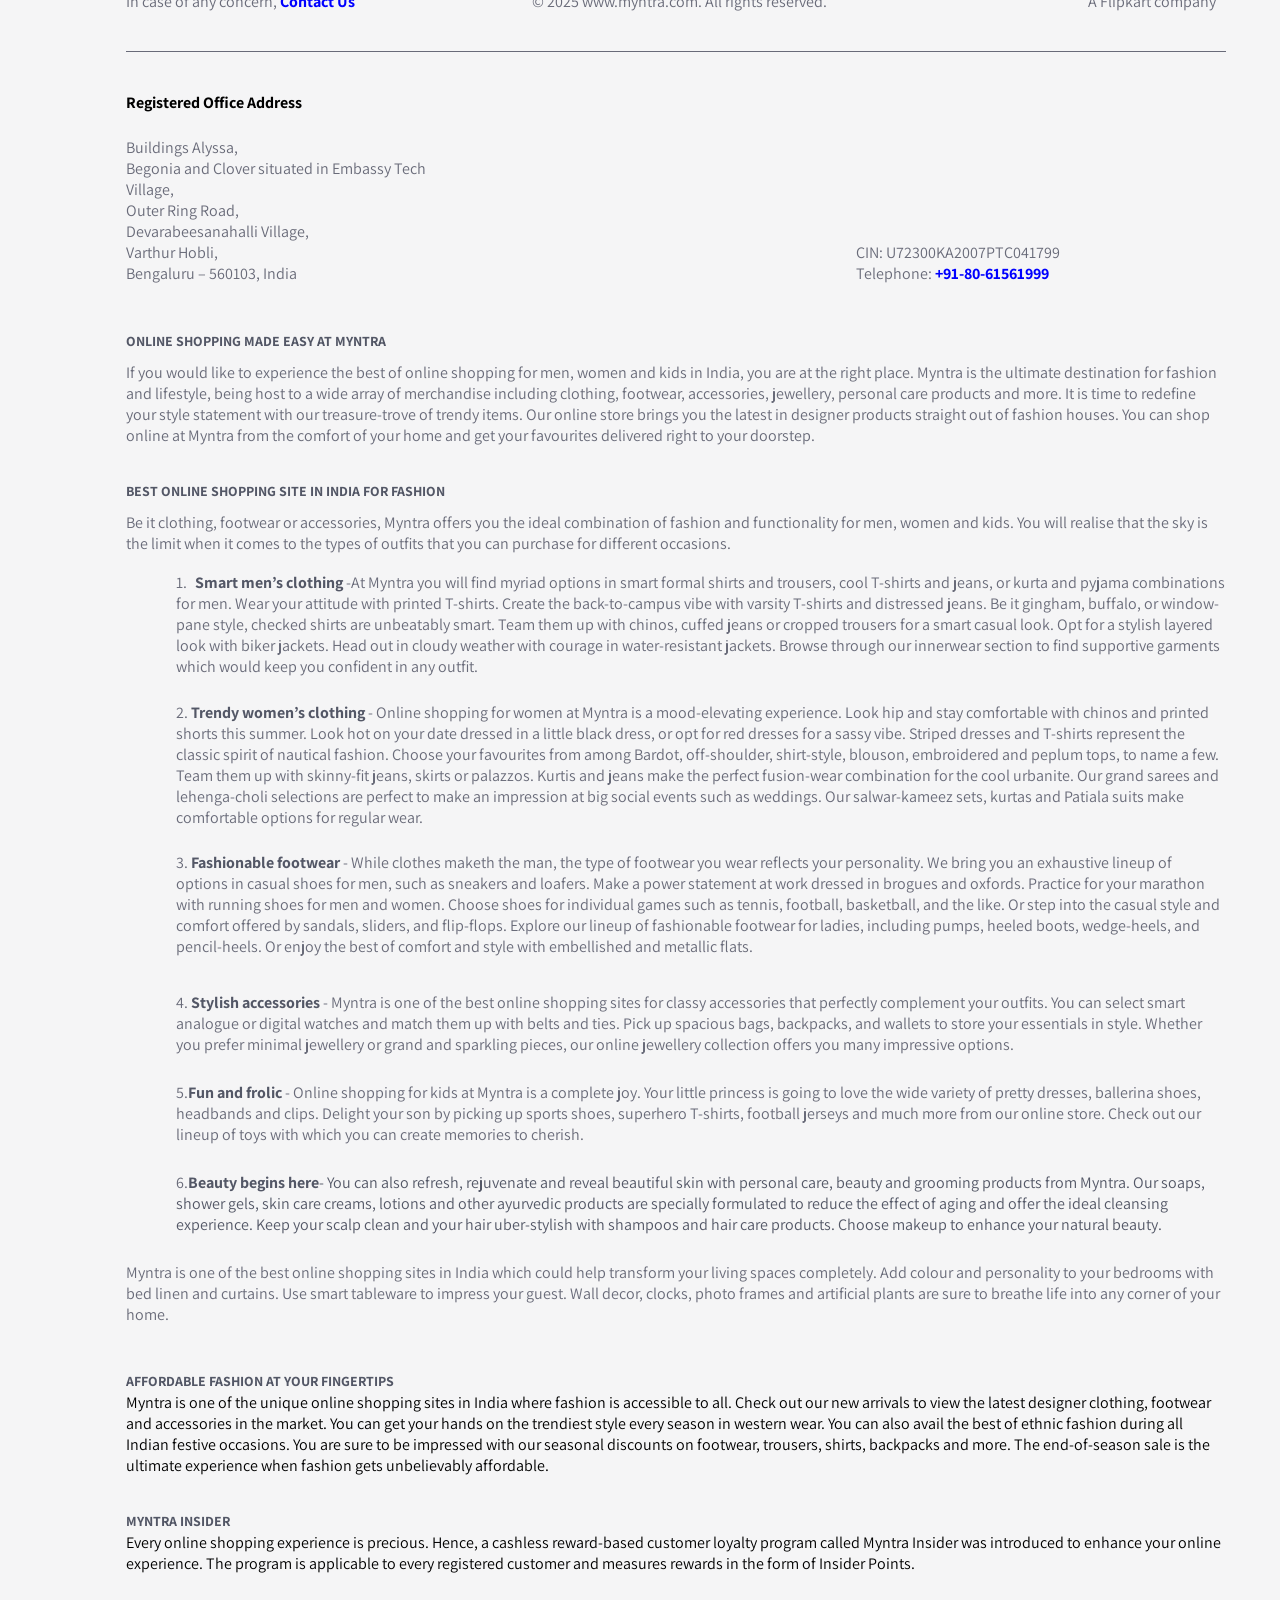
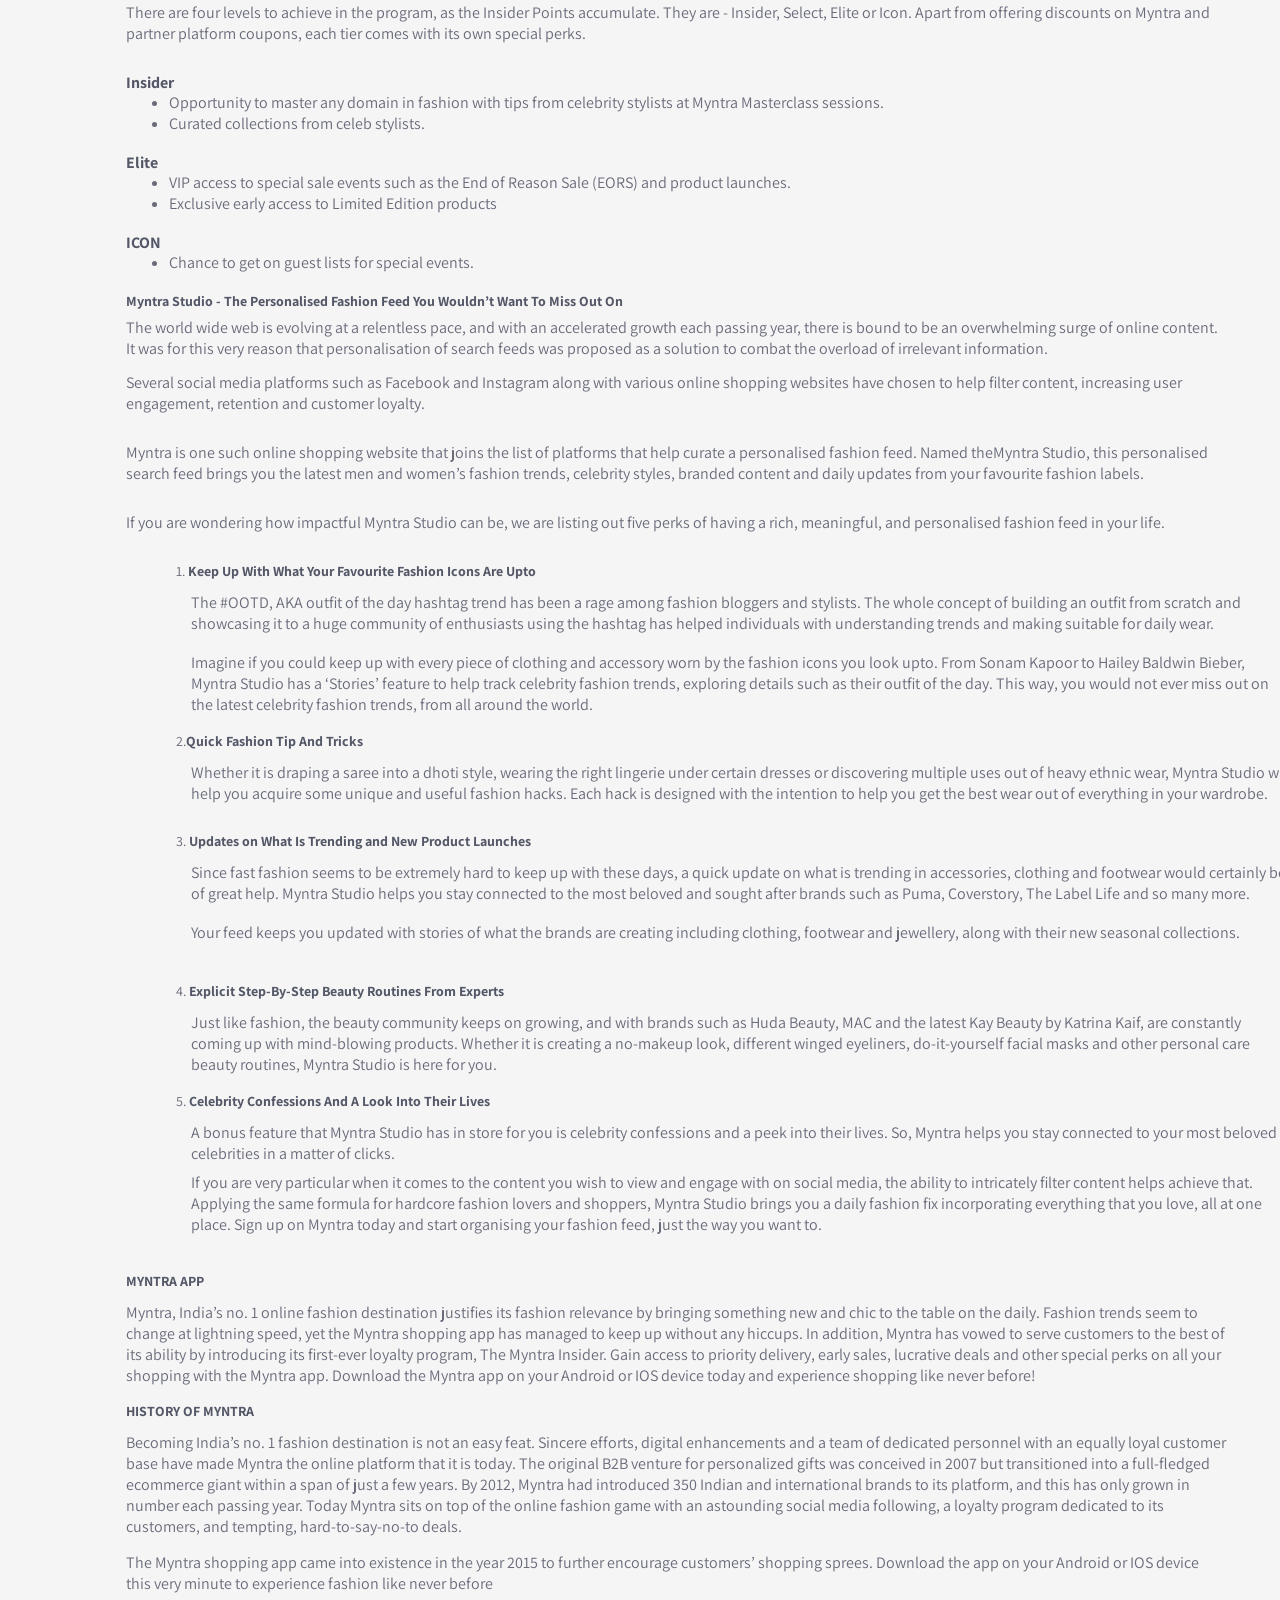
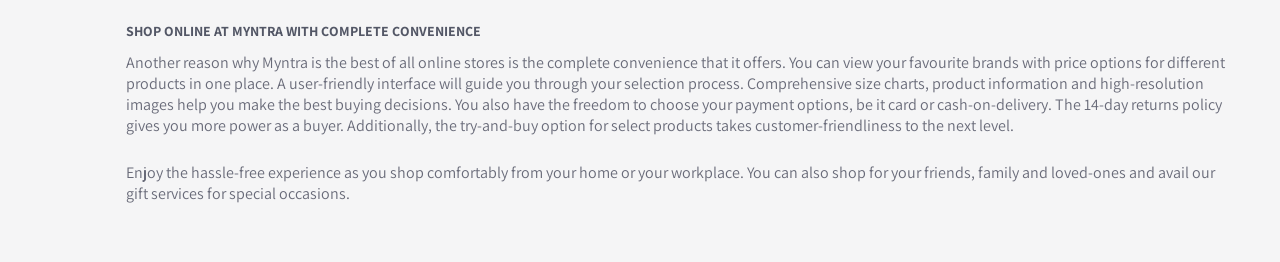
<file: t-shirt-4.html>
<html>
<head>
    <title>Document</title>
    <link rel="stylesheet" href="css/style.css">
    <link rel="stylesheet" href="https://cdnjs.cloudflare.com/ajax/libs/font-awesome/6.7.2/css/all.min.css"  />
</head>
<body>
      <header>
        <div class="container">
            <div class="logo"></div>
            <nav>
                <ul>
                    <li><a href="t-shirt.html">MEN</a></li>
                    <li><a href="">WOMEN</a></li>
                    <li><a href="">KIDS</a></li>
                    <li><a href="">BEAUTY</a></li>
                    <li><a href="">GEN</a></li>
                    <li><a href="">STUDIO <span class="new">NEW</span></a></li>
                </ul>
            </nav>
            <div class="input-section">
                <i class="fa-solid fa-magnifying-glass"></i>
                <input type="text" placeholder="Search for products, brands and more">
            </div>
            <div class="profile-section">
                <div class="inner-card">
                    <i class="fa-solid fa-user"></i>
                    <span>Profile</span>
                </div>
                <div class="inner-card">
                     <i class="fa-solid fa-heart"></i>
                    <span>Wishlist</span>
                </div>
                <div class="inner-card">
                    <i class="fa-solid fa-bag-shopping"></i>
                    <span>Bag</span>
                </div>
            </div>
        </div>
    </header>
    <div class="top-gap"></div>
    <div class="top-t-head"><span style="color: #696b79;">Home/Clothing/Men Clothing/Tshirts/</span><strong>Bonkers Corner Tshirts>More by Bonkers Corner</strong></div>
    <div class="photo-review">
        <div class="left-photo">
            <img src="./images/t-shirt1to10/imgi_21_48d91740-35f5-4eb4-897b-40a17a3a085a1706543722858BULLMERMenTribalPrintedAppliqueT-shirt3.jpg" width="370" height="495" alt="">
            <img src="./images/t-shirt1to10/imgi_22_b3b98bdc-1344-4cdf-bbc3-fe43e1c7a0aa1706543722875BULLMERMenTribalPrintedAppliqueT-shirt4.jpg" width="370" height="495" alt="">
            <img src="./images/t-shirt1to10/imgi_23_3787b25f-bd53-4e9d-836c-2c2017baf54a1706543722869BULLMERMenTribalPrintedAppliqueT-shirt5.jpg" width="370" height="495" alt="">
            <img src="./images/t-shirt1to10/imgi_24_cb3b576f-8e7e-43d6-888b-503c3857e0ad1706543722852BULLMERMenTribalPrintedAppliqueT-shirt6.jpg" width="370" height="495" alt="">
            
            
        </div>
        <div class="right-review">
            <div class="right-content">
                <div class="t-shirt-name">
                    <div class="top-name"><strong>BULLMER</strong></div>
                    <div class="middle-name">Men Cotton Striped Oversized T-shirt</div>
                    <div class="down-rating" style="display: flex;  width: 150px;
    height: 30px;
    border: 1px black solid;
    border-color: #696b79;
    margin-top: 20px;
    padding-left: 5px;"><span style=" border-color: #696b79; display: flex;">
                        <div class="rating" style=" margin-top: 5px;"><strong>4.2</strong></div>
                        <div class="class1" style="width: 20px; height: 20px; margin-left: 7px; margin-top: 5px;">
                            <i class="fa-solid fa-star" style="color: green;"></i>
                        </div>
                        <div class="border10" style=" height: 20px; border-color: #696b79; margin-left: 6px; margin-top: 4px;"></div>
                        <div class="rating1" style="margin-left: 4px; margin-top: 4px;"><span style="color: #696b79;">780 Ratings</span></div>
                        
                    </div>
                        
                </div>
                <div class="border4"></div>
                <div class="price-box"><strong style="font-size: 24px;">Rs. 284</strong><span style="color: #696b79; font-size: 20px; padding-left: 10px;">MRP</span><span style="text-decoration: line-through; padding-left: 10px; color: #696b79; font-size: 20px;">1499</span><span style="color: red; font-size: 20px; padding-left: 10px;">(81% OFF)</span></div>
                <div class="iclusive" style="color: #03a685; font-size: 14px;"><strong>inclusive of all taxes</strong></div>
                <div class="more-color" style="padding-top: 20px; font-size: 18px;"><strong>MORE COLOR</strong></div>
                <div class="pic" style="padding-top: 10px;">
                    <img src="./images/t-shirt1to10/imgi_41_b2d6cb61-2796-46ba-b813-bf723c8fc27e1559216808945-Men-category-cards_01_tshirts.jpg" width="55" height="73" alt="">
                </div>
                <div class="select-size"><strong style="font-size: 16px;">SELECT SIZE</strong><span style="color: red; font-size: 16px; padding-left: 25px; font-weight: 700;">Size Chart ></span></div>
                <div class="size">
                    <div class="radius1"><strong>S</strong></div>
                    <div class="radius2"><strong>M</strong></div>
                    <div class="radius3"><strong>L</strong></div>
                    <div class="radius4"><strong>XL</strong></div>
                    <div class="radius5"><strong>XXL</strong></div>
                    <div class="radius6"><strong>XS</strong></div>
                </div>
                <div class="add-wish">
                  <div class="add">
                    <div class="shop1" style="width: 20px; height: 20px;  margin-top: 20px; margin-left: 60px;">
                        <i class="fa-solid fa-bag-shopping"></i>
                    </div>
                    <div class="add-to-bag" style="margin-top: 20px; margin-left: 5px;"><strong style="color: white;">ADD TO BAG</strong></div>
                  </div>
                  <div class="wish">
                    <i class="fa-solid fa-heart" style="margin-top: 20px; margin-left: 40px; "></i>
                    <div class="wishlist-w" style=" margin-left: 10px; margin-top: 17px;"><strong style="color: #535766;">WISHLIST</strong></div>
                
                  </div>
                </div>
                <div class="delivery">
                    <div class="delivery-head" style="width: 147px; height: 30px;"><strong>DELIVERY OPTIONS</strong></div>
                    <div class="d" style="width: 20px; height: 20px;  margin-top: 3px;">
                        <i class="fa-solid fa-truck"></i>
                    </div>
                </div>
                <div class="enter-pincode">
                    <input style="width: 250px; height: 50px; font-size: 20px;" type="text" placeholder="Enter Pincode">
                </div>
                
                <div class="pincode-text">Please enter PIN code to check delivery time & Pay on Delivery Availability</div>
                <div class="cod">
                    <div class="cod1">100% Original Products</div>
                    <div class="cod2">Pay on delivery might be available</div>
                    <div class="cod3">Easy 7 days returns and exchanges</div>
                </div>
                <div class="best-offer"><strong style="font-size: 16px;">BEST OFFERS</strong></div>
                <div class="best-prize">
                    <div class="best-prize-head"><strong>Best Price:</strong><span style="color: #ff905a; padding-left: 5px;"><strong>Rs. 1129</strong></span></div>
                    <ul>
                        <li style=" list-style: disc; margin-left: 20px; margin-top: 8px;"><span style="color: #696b79;">Applicable on: Orders above Rs. 1200 (only on first purchase)</span></li>
                        <li style=" list-style: disc; margin-left: 20px; margin-top: 8px;"><span style="color: #696b79;">Coupon code:</span><strong style="padding-left: 5px;">SAVINGSPLUS</strong></li>
                        <li style=" list-style: disc; margin-left: 20px; margin-top: 8px;"><span style="color: #696b79;">Coupon Discount: Rs. 400 off (check cart for final savings)</span></li>
                        <div class="eligible" style="color: #ff3f6c; font-size: 14px; margin-top: 10px; padding-left: 3px;"><strong>View Eligible Products</strong></div>
                    </ul>
                </div>
                <div class="10-discount" style="margin-top: 10px; padding-left: 3px;"><strong>10% Discount on IDFC FIRST SWYP Credit Card.</strong></div>
                <ul>
                    <li style=" list-style: disc; margin-left: 20px; margin-top: 8px;"><span style="color: #696b79;">Min Spend ₹850, Max Discount ₹350.</span></li>
                    <div class="term" style="color: #ff3f6c; font-size: 14px; margin-top: 10px; padding-left: 3px;"><strong>Terms & Condition</strong></div>
                </ul>
                 <div class="10-discount" style="margin-top: 17px; padding-left: 3px;"><strong>10% Discount on HSBC Credit Cards.</strong></div>
                <ul>
                    <li style=" list-style: disc; margin-left: 20px; margin-top: 8px;"><span style="color: #696b79;">Min Spend ₹5000, Max Discount ₹1500.</span></li>
                    <div class="term" style="color: #ff3f6c; font-size: 14px; margin-top: 10px; padding-left: 3px;"><strong>Terms & Condition</strong></div>
                </ul>
                 <div class="10-discount" style="margin-top: 17px; padding-left: 3px;"><strong>10% Discount on HDFC Bank Credit & Debit Cards EMI.</strong></div>
                <ul>
                    <li style=" list-style: disc; margin-left: 20px; margin-top: 8px;"><span style="color: #696b79;">Min Spend ₹3500, Max Discount ₹1000.</span></li>
                    <div class="term" style="color: #ff3f6c; font-size: 14px; margin-top: 10px; padding-left: 3px;"><strong>Terms & Condition</strong></div>
                </ul>
                 <div class="10-discount" style="margin-top: 17px; padding-left: 3px;"><strong>7.5% Discount on Myntra Kotak Credit Card.</strong></div>
                <ul>
                    <li style=" list-style: disc; margin-left: 20px; margin-top: 8px;"><span style="color: #696b79;">Max Discount up to ₹750 on every spends.</span></li>
                    <div class="term" style="color: #ff3f6c; font-size: 14px; margin-top: 10px; padding-left: 3px;"><strong>Terms & Condition</strong></div>
                </ul>
                 <div class="10-discount" style="margin-top: 17px; padding-left: 3px;"><strong>EMI option available</strong></div>
                <ul>
                    <li style=" list-style: disc; margin-left: 20px; margin-top: 8px;"><span style="color: #696b79;">EMI starting from Rs.72/month</span></li>
                    <div class="term" style="color: #ff3f6c; font-size: 14px; margin-top: 10px; padding-left: 3px;"><strong>View Plan</strong></div>
                </ul>
                <div class="border6" style="border-bottom: 1px black solid; border-color: #696b79; margin-top: 35px;"></div>
                <div class="product-details" style="margin-top: 30px; "><strong style="color: #282c3f; font-size: 18px;">Product Details</strong></div>
                <div class="product-text" style="color: #696b79; margin-top: 10px;">Off white and red Tshirt for men <br>
Striped pattern <br>
Regular length <br>
Polo collar <br>
Long, drop-shoulder sleeves <br>
Knitted cotton fabric</div>
              <div class="size-fit" style="margin-top: 20px; "><strong style="color: #282c3f; font-size: 18px;">Size & Fit</strong></div>
            <div class="size-text" style="color: #696b79; margin-top: 10px;">Oversized <br>
The model (height 6') is wearing a size M</div>
            <div class="size-fit" style="margin-top: 20px; "><strong style="color: #282c3f; font-size: 18px;">Material & Care</strong></div>
            <div class="size-text" style="color: #696b79; margin-top: 10px;">100% Cotton, 320 GSM <br>Machine wash</div>
            <div class="specifi"><strong>Specifications</strong></div>
            <div class="s-left-right">
                <div class="left-s">
                    <div class="text1">
                        <div class="text-head">Fabrics</div>
                        <div class="text-content">Cotton</div>
                    </div>
                    <div class="border7" style="border-bottom: 1px black solid; border-color: #696b79;"></div>
                    <div class="text1" style="margin-top: 10px;">
                        <div class="text-head">Fit</div>
                        <div class="text-content">Regular Fit</div>
                    </div>
                    <div class="border7" style="border-bottom: 1px black solid; border-color: #696b79;"></div>
                     <div class="text1" style="margin-top: 10px;">
                        <div class="text-head">Multipack Set</div>
                        <div class="text-content">Single</div>
                    </div>
                    <div class="border7" style="border-bottom: 1px black solid; border-color: #696b79;"></div>
                     <div class="text1" style="margin-top: 10px;">
                        <div class="text-head">Number of Items</div>
                        <div class="text-content">1</div>
                    </div>
                    <div class="border7" style="border-bottom: 1px black solid; border-color: #696b79;"></div>
                    <div class="see-more" style="color: #ff3f6c;  margin-top: 17px;"><strong>See More</strong></div>
                </div>
                <div class="right-s">
                        <div class="text1">
                        <div class="text-head">Fashion Trends</div>
                        <div class="text-content">New Basics</div>
                    </div>
                    <div class="border7" style="border-bottom: 1px black solid; border-color: #696b79;"></div>
                    <div class="text1" style="margin-top: 10px;">
                        <div class="text-head">Length</div>
                        <div class="text-content">Regular</div>
                    </div>
                    <div class="border7" style="border-bottom: 1px black solid; border-color: #696b79;"></div>
                     <div class="text1" style="margin-top: 10px;">
                        <div class="text-head">Neck</div>
                        <div class="text-content">Round Neck</div>
                    </div>
                    <div class="border7" style="border-bottom: 1px black solid; border-color: #696b79;"></div>
                     <div class="text1" style="margin-top: 10px;">
                        <div class="text-head">Occasions</div>
                        <div class="text-content">Casual</div>
                    </div>
                    <div class="border7" style="border-bottom: 1px black solid; border-color: #696b79;"></div>
                </div>
                </div>
                                
                 <div class="rating3">
                    <div class="rating3-head"><strong>What Customers Said</strong></div>
                    <div class="star">
                        <i class="fa-regular fa-star"></i>
                    </div>
                   
                 </div>
                  <div class="fit" style="width: 70px; height: 30px;font-size: 14px; margin-top: 20px; color: #696b79;">Fit</div>
                  <div class="fit-l" style="width: 300px; height: 20px; display: flex;">
                    <div class="fit-l-2" style="width: 300px; height: 4px; background-color: #03a685; margin-top: 8px;"></div>
                    <div class="fit-l-text" style="width: 300px; height: 20px; margin-left: 10px;">Just Right (100%)</div>
                  </div>
                   <div class="fit" style="width: 70px; height: 30px; font-size: 14px; margin-top: 20px; color: #696b79;">Length</div>
                  <div class="fit-l" style="width: 300px; height: 20px; display: flex;">
                    <div class="fit-l-2" style="width: 300px; height: 4px; background-color: #03a685; margin-top: 8px;"></div>
                    <div class="fit-l-text" style="width: 300px; height: 20px;  margin-left: 10px;">Just Right (100%)</div>
                  </div>
                  <div class="view-d" style="color: #ff3f6c; margin-top: 20px; font-size: 14px;"><strong>View Details</strong></div>
                  <div class="border12" style="width: 500px; margin-top: 20px; border-bottom: 1px black solid; border-color: #696b79;"></div>
                  <div class="cust" style="width: 300px; height: 50px;  margin-top: 20px;">
                    <div class="cust-h" style="width: 200px; height: 30px;"><strong>Customer Reviews (3)</strong></div>
                  </div>
                  <div class="g" style="width: 300px; height: 25px;  display: flex;">
                    <div class="g1" style="width: 35px; height: 20px; background-color: #03a685; color: white;"><strong>5</strong>
                    <i class="fa-solid fa-star" style="color: white;"></i></div>
                    <div class="g2" style="width: 200px; height: 30px; margin-left: 8px; color: #696b79;">Good</div>
                  </div>
                  <div class="name" style="width: 530px; height: 50px; margin-top: 10px; display: flex;">
                    <div class="n1" style="width: 300px; height: 30px;  color: #696b79; padding-left: 40px;">Sarabjeet | 5 June 2025</div>
                    <div class="like" style="width: 15px; height: 15px;  margin-left: 140px; margin-top: 18px;">
                        <i class="fa-regular fa-thumbs-up"><span style="margin-left: 5px;">0</span></i>
                    </div>

                  </div>
                  <div class="border13" style="width: 500px; margin-top: 20px; border-bottom: 1px black solid; border-color: #696b79;"></div>
                   <div class="g" style="width: 300px; height: 25px;  display: flex; margin-top: 20px;">
                    <div class="g1" style="width: 35px; height: 20px; background-color: #03a685; color: white;"><strong>5</strong>
                    <i class="fa-solid fa-star" style="color: white;"></i></div>
                    <div class="g2" style="width: 200px; height: 30px; margin-left: 8px; color: #696b79;">Very nice quality.</div>
                  </div>
                  <div class="name" style="width: 530px; height: 50px; margin-top: 10px; display: flex;">
                    <div class="n1" style="width: 300px; height: 30px;  color: #696b79; padding-left: 40px;">Ruchi Bhatiya | 2 july 2025</div>
                    <div class="like" style="width: 15px; height: 15px;  margin-left: 140px; margin-top: 18px;">
                        <i class="fa-regular fa-thumbs-up"><span style="margin-left: 5px;">0</span></i>
                    </div>
                  </div>
                  <div class="border13" style="width: 500px; margin-top: 20px; border-bottom: 1px black solid; border-color: #696b79;"></div>
                   <div class="g" style="width: 300px; height: 25px;  display: flex; margin-top: 20px;">
                    <div class="g1" style="width: 35px; height: 20px; background-color: #03a685; color: white;"><strong>5</strong>
                    <i class="fa-solid fa-star" style="color: white;"></i></div>
                    <div class="g2" style="width: 200px; height: 30px; margin-left: 8px; color: #696b79;">Fabric quality is good.</div>
                  </div>
                  <div class="name" style="width: 530px; height: 50px; margin-top: 10px; display: flex; ">
                    <div class="n1" style="width: 300px; height: 30px;  color: #696b79; padding-left: 40px;">Khalid javed | 5 july 2025</div>
                    <div class="like" style="width: 15px; height: 15px;  margin-left: 140px; margin-top: 18px;">
                        <i class="fa-regular fa-thumbs-up"><span style="margin-left: 5px;">0</span></i>
                    </div>

                  </div>
                   <div class="border13" style="width: 500px; margin-top: 10px; border-bottom: 1px black solid; border-color: #696b79;"></div>
                   <div class="view-all" style="margin-top: 20px;"><strong style="color: #ff3f6c; font-size: 14px;">View all 12 reviews</strong></div>
                   <div class="code" style="margin-top: 15px;"><span style="font-size: 16px; color: #282c3f;">Product Code: </span><strong>32122391</strong></div>
                   <div class="seller" style="margin-top: 15px;"><span style="font-size: 16px; color: #282c3f;">Seller:</span><strong style="color: #ff3f6c; font-size: 16px;">Truenet Commerce</strong></div>
                   <div class="view-s" style="margin-top: 15px;"><strong style="font-size: 14px; color: rgb(40, 44, 63);">View Supplier Information</strong></div>  
                  </div>
                  <!-- <div class="rating-box"> -->
                        <!-- <div class="left-r" style="display: flex;"> -->
                            <!-- <div class="left-r1" style="width: 50px; height: 50px; border: 1px black solid; font-size: 48px; margin-top: 40px; margin-left: 30px; color: #282c3f;">4.2</div> -->
                            <!-- <div class="star2" style="width: 30px; height: 30px; border: 1px black solid; margin-top: 60px; margin-left: 20px;"> -->
                                <!-- <i class="fa-solid fa-star" style="color: #14958f;"></i> -->
                            <!-- </div> -->
                        <!-- </div> -->
                        <!-- <div class="border-r" style="height: 100px; margin-left: 50px; border: 1px black solid; border-color: #696b79; margin-top: 25px;"></div> -->
                        <!-- <div class="right-r"> -->
                            <!-- <div class="box1" style="width: 200px; height: 20px; border: 1px #14958f solid; margin-top: 25px; display: flex;"> -->
                                <!-- <div class="box-text" style="width: 15px; height: 15px; border: 1px black solid; color: #696b79; font-size: 20px; margin-bottom: 2px;">5</div> -->
                                <!-- <i class="fa-solid fa-star" style="color: grey;" style="margin-top: 5px; width: 100%; height: 100%;"></i> -->
                                <!-- <div class="border-line" style="width: 120px; height: 3px; background-color: grey; margin-top: 8px;"> -->
                                    <!-- <div class="border-l1" style="width: 100px; height: 3px;background-color: #14958f; "></div> -->
                                <!-- </div> -->
                                <!-- <div class="r-t" >14</div> -->
                            <!-- </div> -->
                             <!-- <div class="box1" style="width: 200px; height: 20px; border: 1px #14958f solid; margin-top: 5px; display: flex;"> -->
                                <!-- <div class="box-text" style="width: 15px; height: 15px; border: 1px black solid; color: #696b79; font-size: 20px; margin-bottom: 2px;">5</div> -->
                                <!-- <i class="fa-solid fa-star" style="color: grey;" style="margin-top: 5px; width: 100%; height: 100%;"></i> -->
                                <!-- <div class="border-line" style="width: 120px; height: 3px; background-color: grey; margin-top: 8px;"> -->
                                    <!-- <div class="border-l1" style="width: 100px; height: 3px;background-color: #14958f; "></div> -->
                                <!-- </div> -->
                                <!-- <div class="r-t" >14</div> -->
                            <!-- </div> -->
                        </div>
                    </div>
                    <!-- <div class="r-text" style="width: 200px; height: 15px; border: 1px green solid; padding-left: 30px;">17 Verified Buyers</div> -->
            </div>
                
                
            </div>


            </div>
        </div>
    </div>
     <div class="s-p" style="width: 1350px; height: 40px; margin-left: 27px; margin: auto"><strong>SIMILARS PRODUCTS</strong></div>
     <div class="f-images">
        <div class="f-img">
             <a class="box" href="t-shirt link.html" target="_blank">  
                                <div class="image">
                                        <img src="./images/t-shirt1to10/imgi_98_hw1Z8FKe_20918f8de6fa41d29aaef15a0c4ba48a.jpg" width="100%" height="100%" alt="">
                                </div>
                                <div class="down-box">
                                        <div class="down-heading"><strong style="color: #535766;">Bonkers Corner</strong></div>
                                        <div class="down-text" style="color: #696b79;">Men Cotton Striped  T-shirt</div>
                                        <div class="down-price"><strong style="font-size: 14px;">Rs. 1530</strong><span style="color: #696b79; text-decoration: line-through; margin-left: 7px; font-size: 12px; ">Rs. 12000</span> <span style="color: red; font-size: 12px;">(35%OFF)</span></div> 
                                </div>
                                         <a class="box" href="t-shirt link.html" target="_blank">  
                                <div class="image">
                                        <img src="./images/t-shirt1to10/imgi_99_oVVkv8FP_6072a02fe2f44fdba5b5ec9dce605e6a.jpg" width="100%" height="100%" alt="">
                                </div>
                                
                                <div class="down-box">
                                        <div class="down-heading"><strong style="color: #535766;">Campus Shirt</strong></div>
                                        <div class="down-text" style="color: #696b79;">Men Cotton Striped  T-shirt</div>
                                        <div class="down-price"><strong style="font-size: 14px;">Rs. 530</strong><span style="color: #696b79; text-decoration: line-through; margin-left: 7px; font-size: 12px; ">Rs. 1200</span> <span style="color: red; font-size: 12px;">(45%OFF)</span></div> 
                                                 
                                </div>
                                             <a class="box" href="t-shirt link.html" target="_blank">  
                                <div class="image">
                                        <img src="./images/t-shirt1to10/imgi_95_7a4e30f1-809f-4111-9991-6fd07d8832e21663221355704LevisMenCharcoalGreySolidRoundNeckLoungeT-shirts1.jpg" width="100%" height="100%" alt="">
                                </div>
                                
                                <div class="down-box">
                                        <div class="down-heading"><strong style="color: #535766;">H&M</strong></div>
                                        <div class="down-text" style="color: #696b79;">Men  Striped  T-shirt</div>
                                        <div class="down-price"><strong style="font-size: 14px;">Rs. 490</strong><span style="color: #696b79; text-decoration: line-through; margin-left: 7px; font-size: 12px; ">Rs. 970</span> <span style="color: red; font-size: 12px;">(42%OFF)</span></div> 
                                </div>
                                             <a class="box" href="t-shirt link.html" target="_blank">  
                                <div class="image">
                                        <img src="./images/t-shirt1to10/imgi_80_16297735-6b15-4ad4-9386-fe488744b63c1696005850769HIGHLANDERUnisexBluePrintedAppliqueT-shirt1.jpg" width="100%" height="100%" alt="">

                                        <div class="down-text" style="color: #696b79;">Men Cotton Striped  T-shirt</div>
                                        <div class="down-price"><strong style="font-size: 14px;">Rs. 769</strong><span style="color: #696b79; text-decoration: line-through; margin-left: 7px; font-size: 12px; ">Rs. 2449</span> <span style="color: red; font-size: 12px;">(67%OFF)</span></div> 
                                </div>
                                             <a class="box" href="t-shirt link.html" target="_blank">  
                                <div class="image">
                                        <img src="./images/t-shirt1to10/imgi_83_b227c67c-1c43-4161-87c2-a1807a43f7571677825393422ManiacMenPurpleTypographyPrintedBoxyT-shirt1.jpg" width="100%" height="100%" alt="">
                                </div>
                               
                                <div class="down-box">
                                        <div class="down-heading"><strong style="color: #535766;">Campus Sutra</strong></div>
                                        <div class="down-text" style="color: #696b79;">Men Cotton   T-shirt</div>
                                        <div class="down-price"><strong style="font-size: 14px;">Rs. 644</strong><span style="color: #696b79; text-decoration: line-through; margin-left: 7px; font-size: 12px; ">Rs. 1499</span> <span style="color: red; font-size: 12px;">(57%OFF)</span></div> 
                                </div>
                                             <a class="box" href="t-shirt link.html" target="_blank">  
                                <div class="image">
                                        <img src="./images/t-shirt1to10/imgi_86_36395020-ff4d-44ab-a5e6-3a435d37f66b1615962819189-Roadster-Men-White--Navy-Blue-Striped-Polo-Collar-T-shirt-28-1.jpg" width="100%" height="100%" alt="">
                                </div>
                               
                                <div class="down-box">
                                        <div class="down-heading"><strong style="color: #535766;">Kajaru</strong></div>
                                        <div class="down-text" style="color: #696b79;">Men printed Striped  T-shirt</div>
                                        <div class="down-price"><strong style="font-size: 14px;">Rs. 299</strong><span style="color: #696b79; text-decoration: line-through; margin-left: 7px; font-size: 12px; ">Rs. 999</span> <span style="color: red; font-size: 12px;">(70%OFF)</span></div> 
                                </div>
                                             <a class="box" href="t-shirt link.html" target="_blank">  
                                <div class="image">
                                        <img src="./images/t-shirt1to10/imgi_87_26804933-b9f0-4b80-b600-2f7c949d842f1716961898420-US-Polo-Assn-Denim-Co-Men-Tshirts-8431716961897973-1.jpg" width="100%" height="100%" alt="">
                                </div>

                                <div class="down-box">
                                        <div class="down-heading"><strong style="color: #535766;">Campus Sutra</strong></div>
                                        <div class="down-text" style="color: #696b79;">Men Cotton Striped  T-shirt</div>
                                        <div class="down-price"><strong style="font-size: 14px;">Rs. 475</strong><span style="color: #696b79; text-decoration: line-through; margin-left: 7px; font-size: 12px; ">Rs. 1499</span> <span style="color: red; font-size: 12px;">(72%OFF)</span></div> 
                                </div>
                                             <a class="box" href="t-shirt link.html" target="_blank">  
                                <div class="image">
                                        <img src="./images/t-shirt1to10/imgi_88_YalTZaW7_88a381e960c1425297da4caee1552ea9.jpg" width="100%" height="100%" alt="">
                                </div>
                                
                                <div class="down-box">
                                        <div class="down-heading"><strong style="color: #535766;">Cartus Sutra</strong></div>
                                        <div class="down-text" style="color: #696b79;">Men Plan Striped  T-shirt</div>
                                        <div class="down-price"><strong style="font-size: 14px;">Rs. 560</strong><span style="color: #696b79; text-decoration: line-through; margin-left: 7px; font-size: 12px; ">Rs. 1699</span> <span style="color: red; font-size: 12px;">(67%OFF)</span></div> 
                                </div>
                                             <a class="box" href="t-shirt link.html" target="_blank">  
                                <div class="image">
                                        <img src="./images/t-shirt1to10/imgi_96_8263de83-b3ac-4c3d-85e0-3018678523461703138362260LouisPhilippeJeansPoloCollarSlimFitT-shirt1.jpg" width="100%" height="100%" alt="">
                                </div>
                               
                                <div class="down-box">
                                        <div class="down-heading"><strong style="color: #535766;">Cartus sutra</strong></div>
                                        <div class="down-text" style="color: #696b79;">Men   T-shirt</div>
                                        <div class="down-price"><strong style="font-size: 14px;">Rs. 579</strong><span style="color: #696b79; text-decoration: line-through; margin-left: 7px; font-size: 12px; ">Rs. 1499</span> <span style="color: red; font-size: 12px;">(63%OFF)</span></div> 
                                </div>
                                             <a class="box" href="t-shirt link.html" target="_blank">  
                                <div class="image">
                                        <img src="./images/t-shirt1to10/imgi_97_a6ec6d08-3923-4899-8dd0-2013b95329d21732536591055-Bewakoof-Black-Black-Panther-Printed-Round-Neck-Short-Sleeve-1.jpg" width="100%" height="100%" alt="">
                                </div>
                               
                                <div class="down-box">
                                        <div class="down-heading"><strong style="color: #535766;">HIGHLANDER</strong></div>
                                        <div class="down-text" style="color: #696b79;">Men plan  T-shirt</div>
                                        <div class="down-price"><strong style="font-size: 14px;">Rs. 362</strong><span style="color: #696b79; text-decoration: line-through; margin-left: 7px; font-size: 12px; ">Rs. 1249</span> <span style="color: red; font-size: 12px;">(71%OFF)</span></div> 
                                </div>
                            </div>                   
        </div>
     </div>
          <div class="footer">
        <div class="footer-top">
            <div class="online-shopping">
                <div class="online-head">ONLINE SHOPPING</div>
                <div class="online-list">
                    <div class="list">Men</div>
                    <div class="list">Women</div>
                    <div class="list">Kids</div>
                    <div class="list">Home</div>
                    <div class="list">Beauty</div>
                    <div class="list">Genz</div>
                    <div class="list">Gift Cards</div>
                    <div class="list">Myntra Insider</div>
                </div>
                <div class="usefull">
                    <div class="usefull-head">USEFUL LINKS</div>
                    <div class="usefull-list">
                        <div class="list">Blog</div>
                        <div class="list">Careers</div>
                        <div class="list">Site Map</div>
                        <div class="list">Corporate Information</div>
                        <div class="list">Whitehat</div>
                        <div class="list">Cleartrip</div>
                        <div class="list">Myntra Global</div>
                    </div>
                </div>
            </div>
            <!-- <div class="customer"> -->
                <!-- <div class="customer-head">CUSTOMER POLICIES</div> -->
                <!-- <div class="customer-list"> -->
                    <!-- <div class="c-list">Contact Us</div> -->
                    <!-- <div class="c-list">FAQ</div> -->
                    <!-- <div class="c-list">T&C</div> -->
                    <!-- <div class="c-list">Terms Of Use</div> -->
                    <!-- <div class="c-list">Track Orders</div> -->
                    <!-- <div class="c-list">Shipping</div> -->
                    <!-- <div class="c-list">Cancellation</div> -->
                    <!-- <div class="c-list">Returns</div> -->
                    <!-- <div class="c-list">Privacy Policy</div> -->
                    <!-- <div class="c-list">Grievance Redressal</div> -->
                <!-- </div> -->
            <!-- </div> -->
            <div class="experience">
                <div class="e-header">EXPERIENCE MYNTRA APP ON MOBILE</div>
                <div class="icon">
                    <div class="google-play">
                        <a href="https://play.google.com/store/apps/details?id=com.myntra.android">
                            <img src="./images/t-shirt/imgi_113_80cc455a-92d2-4b5c-a038-7da0d92af33f1539674178924-google_play.png"
                                width="100%" height="100%" alt="">
                        </a>
                    </div>
                    <div class="app-store" style="margin-left: 20px;">
                        <a href="https://itunes.apple.com/in/app/myntra-indias-fashion-store/id907394059">
                            <img src="./images/t-shirt/imgi_114_bc5e11ad-0250-420a-ac71-115a57ca35d51539674178941-apple_store.png"
                                width="100%" height="100%" alt="">
                        </a>
                    </div>
                </div>
                <div class="keep">KEEP IN TOUCH</div>
                <div class="keep-icon">
                    <div class="facebook">
                        <a href="https://www.facebook.com/myntra">
                            <img src="./images/t-shirt/imgi_115_d2bec182-bef5-4fab-ade0-034d21ec82e31574604275433-fb.png"
                                width="100%" height="100%" alt="">
                        </a>
                    </div>
                    <div class="twitter">
                        <a href="https://twitter.com/myntra">
                            <img src="./images/t-shirt/imgi_116_f10bc513-c5a4-490c-9a9c-eb7a3cc8252b1574604275383-twitter.png"
                                width="100%" height="100%" alt="">
                        </a>
                    </div>
                    <div class="youtube">
                        <a href="https://www.youtube.com/user/myntradotcom">
                            <img src="./images/t-shirt/imgi_117_a7e3c86e-566a-44a6-a733-179389dd87111574604275355-yt.png"
                                width="100%" height="100%" alt="">
                        </a>
                    </div>
                    <div class="instagram">
                        <a href="https://www.instagram.com/myntra">
                            <img src="./images/t-shirt/imgi_118_b4fcca19-5fc1-4199-93ca-4cae3210ef7f1574604275408-insta.png"
                                width="100%" height="100%" alt="">
                        </a>
                    </div>
                </div>
            </div>
            <div class="original-return">
                <div class="original">
                    <div class="original-image">
                        <img src="./images/t-shirt/imgi_119_6c3306ca-1efa-4a27-8769-3b69d16948741574602902452-original.png"
                            width="48px" height="50px" alt="">
                    </div>
                    <div class="original-text"> <strong>100% ORIGINAL</strong> guarantee for all products at myntra.com
                    </div>
                </div>
                <div class="return">
                    <div class="return-image">
                        <img src="./images/t-shirt/imgi_120_becb1b16-86cc-4e78-bdc7-7801c17947831684737106127-Return-Window-image.png"
                            width="48px" height="49px" alt="">
                    </div>
                    <div class="return-text"><strong>Return within 14days</strong> of receiving your order</div>
                </div>
            </div>
        </div>
        <div class="popular-search">
            <div class="popular-head">
                <div class="popular-box">POPULAR SEARCHES</div>
                <div class="popular-box2"></div>
            </div>
            <div class="popular-text">Makeup |Dresses For Girls |T-Shirts |Sandals |Headphones |Babydolls |Blazers For
                Men |Handbags |Ladies Watches |Bags |Sport Shoes |Reebok Shoes |Puma Shoes |Boxers |Wallets |Tops
                |Earrings |Fastrack Watches |Kurtis |Nike |Smart Watches |Titan Watches |Designer Blouse |Gowns |Rings
                |Cricket Shoes |Forever 21 |Eye Makeup |Photo Frames |Punjabi Suits |Bikini |Myntra Fashion Show
                |Lipstick |Saree |Watches |Dresses \Lehenga |Nike Shoes |Goggles |Bras |Suit |Chinos |Shoes |Adidas
                Shoes |Woodland Shoes |Jewellery |Designers Sarees</div>
        </div>
        <div class="contact">
            <div class="contact-text-box1">In case of any concern,
                <span style="color: blue; font-weight: 700;">Contact Us</span>
            </div>
            <div class="c-box2">© 2025 www.myntra.com. All rights reserved.</div>
            <div class="c-box3">A Flipkart company</div>
        </div>
        <div class="border1"></div>
        <div class="resister">
            <div class="r-box1">
                <div class="r-top">
                    <div class="r-top-text"> <strong>Registered Office Address</strong></div>
                </div>
                <div class="r-foot">
                    <div class="r-foot-text">Buildings Alyssa, <br>
                        Begonia and Clover situated in Embassy Tech Village, <br>
                        Outer Ring Road, <br>
                        Devarabeesanahalli Village, <br>
                        Varthur Hobli, <br>
                        Bengaluru – 560103, India</div>
                </div>
            </div>
            <div class="r-box2">
                <div class="r-box2-head">
                    <div class="r-box2-text" style="color:  #696b79;">CIN: U72300KA2007PTC041799 <br> Telephone: <span
                            style="color: blue; font-weight: bolder;"> +91-80-61561999</span> </div>
                </div>
            </div>
        </div>
        <div class="border2"></div>
        <div class="footer-p">
            <div class="p1">
                <div class="h1" style="color: #535766;"><strong>ONLINE SHOPPING MADE EASY AT MYNTRA</strong></div>
                <div class="p1-text">If you would like to experience the best of online shopping for men, women and kids
                    in India, you are at the right place. Myntra is the ultimate destination for fashion and lifestyle,
                    being host to a wide array of merchandise including clothing, footwear, accessories, jewellery,
                    personal care products and more. It is time to redefine your style statement with our treasure-trove
                    of trendy items. Our online store brings you the latest in designer products straight out of fashion
                    houses. You can shop online at Myntra from the comfort of your home and get your favourites
                    delivered right to your doorstep.</div>
            </div>
            <div class="p2">
                <div class="h2" style="color: #535766;"><strong>BEST ONLINE SHOPPING SITE IN INDIA FOR FASHION</strong>
                </div>
                <div class="p2-text">Be it clothing, footwear or accessories, Myntra offers you the ideal combination of
                    fashion and functionality for men, women and kids. You will realise that the sky is the limit when
                    it comes to the types of outfits that you can purchase for different occasions.</div>
            </div>
            <div class="p3">
                <div class="h3" style="color: #535766;"> <span style="color: #696b79;">1.</span><strong
                        style="margin-left: 8px;">Smart men’s clothing</strong> <span style="color: #696b79;">-At Myntra
                        you will find myriad options in smart formal shirts and trousers, cool T-shirts and jeans, or
                        kurta and pyjama combinations for men. Wear your attitude with printed T-shirts. Create the
                        back-to-campus vibe with varsity T-shirts and distressed jeans. Be it gingham, buffalo, or
                        window-pane style, checked shirts are unbeatably smart. Team them up with chinos, cuffed jeans
                        or cropped trousers for a smart casual look. Opt for a stylish layered look with biker jackets.
                        Head out in cloudy weather with courage in water-resistant jackets. Browse through our innerwear
                        section to find supportive garments which would keep you confident in any outfit.</span> </div>
            </div>
            <div class="p4">
                <div class="h4" style="color: #535766;"><span style="color: #696b79;">2.</span> <strong>Trendy women’s
                        clothing </strong> <span style="color: #696b79;">- Online shopping for women at Myntra is a
                        mood-elevating experience. Look hip and stay comfortable with chinos and printed shorts this
                        summer. Look hot on your date dressed in a little black dress, or opt for red dresses for a
                        sassy vibe. Striped dresses and T-shirts represent the classic spirit of nautical fashion.
                        Choose your favourites from among Bardot, off-shoulder, shirt-style, blouson, embroidered and
                        peplum tops, to name a few. Team them up with skinny-fit jeans, skirts or palazzos. Kurtis and
                        jeans make the perfect fusion-wear combination for the cool urbanite. Our grand sarees and
                        lehenga-choli selections are perfect to make an impression at big social events such as
                        weddings. Our salwar-kameez sets, kurtas and Patiala suits make comfortable options for regular
                        wear.</span></div>
            </div>
            <div class="p5">
                <div class="h5" style="color: #535766;"><span style="color: #696b79;">3.</span> <strong>Fashionable
                        footwear</strong> <span style="color: #696b79;"> - While clothes maketh the man, the type of
                        footwear you wear reflects your personality. We bring you an exhaustive lineup of options in
                        casual shoes for men, such as sneakers and loafers. Make a power statement at work dressed in
                        brogues and oxfords. Practice for your marathon with running shoes for men and women. Choose
                        shoes for individual games such as tennis, football, basketball, and the like. Or step into the
                        casual style and comfort offered by sandals, sliders, and flip-flops. Explore our lineup of
                        fashionable footwear for ladies, including pumps, heeled boots, wedge-heels, and pencil-heels.
                        Or enjoy the best of comfort and style with embellished and metallic flats.</span></div>
            </div>
            <div class="p6">
                <div class="h6" style="color: #535766;"><span style="color: #696b79;">4.</span> <strong>Stylish
                        accessories</strong> <span style="color: #696b79;"> - Myntra is one of the best online shopping
                        sites for classy accessories that perfectly complement your outfits. You can select smart
                        analogue or digital watches and match them up with belts and ties. Pick up spacious bags,
                        backpacks, and wallets to store your essentials in style. Whether you prefer minimal jewellery
                        or grand and sparkling pieces, our online jewellery collection offers you many impressive
                        options.</span></div>
            </div>
            <div class="p7">
                <div class="h7" style="color: #535766;"><span style="color: #696b79;">5.</span><strong>Fun and frolic
                    </strong> <span style="color: #696b79;"> - Online shopping for kids at Myntra is a complete joy.
                        Your little princess is going to love the wide variety of pretty dresses, ballerina shoes,
                        headbands and clips. Delight your son by picking up sports shoes, superhero T-shirts, football
                        jerseys and much more from our online store. Check out our lineup of toys with which you can
                        create memories to cherish.</span></div>
            </div>
            <div class="p8">
                <div class="h8" style="color: #535766;"><span style="color: #696b79;">6.</span><strong>Beauty begins
                        here</strong><span style="color: #696b79;"></span>- You can also refresh, rejuvenate and reveal
                    beautiful skin with personal care, beauty and grooming products from Myntra. Our soaps, shower gels,
                    skin care creams, lotions and other ayurvedic products are specially formulated to reduce the effect
                    of aging and offer the ideal cleansing experience. Keep your scalp clean and your hair uber-stylish
                    with shampoos and hair care products. Choose makeup to enhance your natural beauty.</div>
            </div>
            <div class="p9">
                <div class="h9">Myntra is one of the best online shopping sites in India which could help transform your
                    living spaces completely. Add colour and personality to your bedrooms with bed linen and curtains.
                    Use smart tableware to impress your guest. Wall decor, clocks, photo frames and artificial plants
                    are sure to breathe life into any corner of your home.</div>
            </div>
            <div class="p10">
                <div class="h10" style="color: #535766;"><strong>AFFORDABLE FASHION AT YOUR FINGERTIPS</strong></div>
                <div class="h10-text">Myntra is one of the unique online shopping sites in India where fashion is
                    accessible to all. Check out our new arrivals to view the latest designer clothing, footwear and
                    accessories in the market. You can get your hands on the trendiest style every season in western
                    wear. You can also avail the best of ethnic fashion during all Indian festive occasions. You are
                    sure to be impressed with our seasonal discounts on footwear, trousers, shirts, backpacks and more.
                    The end-of-season sale is the ultimate experience when fashion gets unbelievably affordable.</div>
            </div>
            <div class="p11">
                <div class="h11" style="color: #535766;"><strong>MYNTRA INSIDER</strong></div>
                <div class="h11-text">Every online shopping experience is precious. Hence, a cashless reward-based
                    customer loyalty program called Myntra Insider was introduced to enhance your online experience. The
                    program is applicable to every registered customer and measures rewards in the form of Insider
                    Points.</div>
            </div>
            <div class="p12">
                <div class="p12-text">There are four levels to achieve in the program, as the Insider Points accumulate.
                    They are - Insider, Select, Elite or Icon. Apart from offering discounts on Myntra and partner
                    platform coupons, each tier comes with its own special perks.</div>
            </div>
            <div class="p13">
                <div class="h13" style="color: #535766;"><strong>Insider</strong></div>
                <ul>
                    <li style="list-style-type: disc; margin-left: 43px; color: #696b79;"><span
                            style="color: #696b79;">Opportunity to master any domain in fashion with tips from celebrity
                            stylists at Myntra Masterclass sessions.</span></li>
                    <li style="list-style-type: disc; margin-left: 43px; color: #696b79;"><span
                            style="color: #696b79;">Curated collections from celeb stylists.</span></li>
                </ul>
            </div>
            <div class="p14">
                <div class="h14" style="color: #535766;"><strong>Elite</strong></div>
                <ul>
                    <li style="list-style-type: disc; margin-left: 43px; color: #696b79;"><span
                            style="color: #696b79;">VIP access to special sale events such as the End of Reason Sale
                            (EORS) and product launches.</span></li>
                    <li style="list-style-type: disc; margin-left: 43px; color: #696b79;"><span
                            style="color: #696b79;">Exclusive early access to Limited Edition products</span></li>
                </ul>
            </div>
            <div class="p15">
                <div class="h15" style="color: #535766;"><strong>ICON</strong></div>
                <ul>
                    <li style="list-style-type: disc; margin-left: 43px; color: #696b79;"><span
                            style="color: #696b79;">Chance to get on guest lists for special events.</span></li>
                </ul>
            </div>
            <div class="p16">
                <div class="h16" style="color: #535766;"><strong>Myntra Studio - The Personalised Fashion Feed You
                        Wouldn’t Want To Miss Out On</strong></div>
                <div class="p16-text" style="color: #696b79;">The world wide web is evolving at a relentless pace, and
                    with an accelerated growth each passing year, there is bound to be an overwhelming surge of online
                    content. It was for this very reason that personalisation of search feeds was proposed as a solution
                    to combat the overload of irrelevant information.</div>
            </div>
            <div class="p17">
                <div class="h17" style="color: #696b79;">Several social media platforms such as Facebook and Instagram
                    along with various online shopping websites have chosen to help filter content, increasing user
                    engagement, retention and customer loyalty.</div>
            </div>
            <div class="p18">
                <div class="h18" style="color: #696b79;">Myntra is one such online shopping website that joins the list
                    of platforms that help curate a personalised fashion feed. Named theMyntra Studio, this personalised
                    search feed brings you the latest men and women’s fashion trends, celebrity styles, branded content
                    and daily updates from your favourite fashion labels.</div>
            </div>
            <div class="p19">
                <div class="h19" style="color: #696b79;">If you are wondering how impactful Myntra Studio can be, we are
                    listing out five perks of having a rich, meaningful, and personalised fashion feed in your life.
                </div>
            </div>
            <div class="p20">
                <div class="h20"> <span style="color: #696b79;">1.</span> <strong style="color: #535766;">Keep Up With
                        What Your Favourite Fashion Icons Are Upto</strong></div>
                <div class="p20-text" style="color: #696b79;">The #OOTD, AKA outfit of the day hashtag trend has been a
                    rage among fashion bloggers and stylists. The whole concept of building an outfit from scratch and
                    showcasing it to a huge community of enthusiasts using the hashtag has helped individuals with
                    understanding trends and making suitable for daily wear.</div>
            </div>
            <div class="p21">
                <div class="h21" style="color: #696b79;">Imagine if you could keep up with every piece of clothing and
                    accessory worn by the fashion icons you look upto. From Sonam Kapoor to Hailey Baldwin Bieber,
                    Myntra Studio has a ‘Stories’ feature to help track celebrity fashion trends, exploring details such
                    as their outfit of the day. This way, you would not ever miss out on the latest celebrity fashion
                    trends, from all around the world.</div>
            </div>
            <div class="p22">
                <div class="h22"><span style="color: #696b79;">2.</span><strong style="color: #535766;">Quick Fashion
                        Tip And Tricks</strong></div>
                <div class="p22-text" style="color: #696b79;">Whether it is draping a saree into a dhoti style, wearing
                    the right lingerie under certain dresses or discovering multiple uses out of heavy ethnic wear,
                    Myntra Studio will help you acquire some unique and useful fashion hacks. Each hack is designed with
                    the intention to help you get the best wear out of everything in your wardrobe.</div>
            </div>
            <div class="p23">
                <div class="h23"><span style="color: #696b79;">3.</span> <strong style="color: #535766;">Updates on What
                        Is Trending and New Product Launches</strong></div>
                <div class="p23-text" style="color: #696b79;">Since fast fashion seems to be extremely hard to keep up
                    with these days, a quick update on what is trending in accessories, clothing and footwear would
                    certainly be of great help. Myntra Studio helps you stay connected to the most beloved and sought
                    after brands such as Puma, Coverstory, The Label Life and so many more.</div>
            </div>
            <div class="p24">
                <div class="h24" style="color: #696b79;">Your feed keeps you updated with stories of what the brands are
                    creating including clothing, footwear and jewellery, along with their new seasonal collections.
                </div>
            </div>
            <div class="p25">
                <div class="h25"><span style="color: #696b79;">4.</span> <strong style="color: #535766;">Explicit
                        Step-By-Step Beauty Routines From Experts</strong></div>
                <div class="p25-text" style="color: #696b79;">Just like fashion, the beauty community keeps on growing,
                    and with brands such as Huda Beauty, MAC and the latest Kay Beauty by Katrina Kaif, are constantly
                    coming up with mind-blowing products. Whether it is creating a no-makeup look, different winged
                    eyeliners, do-it-yourself facial masks and other personal care beauty routines, Myntra Studio is
                    here for you.</div>
            </div>
            <div class="p26">
                <div class="h26"><span style="color: #696b79;">5.</span> <strong style="color: #535766;">Celebrity
                        Confessions And A Look Into Their Lives</strong></div>
                <div class="p26-text" style="color: #696b79;">A bonus feature that Myntra Studio has in store for you is
                    celebrity confessions and a peek into their lives. So, Myntra helps you stay connected to your most
                    beloved celebrities in a matter of clicks.</div>
            </div>
            <div class="p27">
                <div class="h27" style="color: #696b79;">If you are very particular when it comes to the content you
                    wish to view and engage with on social media, the ability to intricately filter content helps
                    achieve that. Applying the same formula for hardcore fashion lovers and shoppers, Myntra Studio
                    brings you a daily fashion fix incorporating everything that you love, all at one place. Sign up on
                    Myntra today and start organising your fashion feed, just the way you want to.</div>
            </div>
            <div class="p28">
                <div class="h28"><strong style="color: #535766;">MYNTRA APP</strong></div>
                <div class="p28-text" style="color: #696b79;">Myntra, India’s no. 1 online fashion destination justifies
                    its fashion relevance by bringing something new and chic to the table on the daily. Fashion trends
                    seem to change at lightning speed, yet the Myntra shopping app has managed to keep up without any
                    hiccups. In addition, Myntra has vowed to serve customers to the best of its ability by introducing
                    its first-ever loyalty program, The Myntra Insider. Gain access to priority delivery, early sales,
                    lucrative deals and other special perks on all your shopping with the Myntra app. Download the
                    Myntra app on your Android or IOS device today and experience shopping like never before!</div>
            </div>
            <div class="p29">
                <div class="h29"><strong style="color: #535766;">HISTORY OF MYNTRA</strong></div>
                <div class="p29-text" style="color: #696b79;">Becoming India’s no. 1 fashion destination is not an easy
                    feat. Sincere efforts, digital enhancements and a team of dedicated personnel with an equally loyal
                    customer base have made Myntra the online platform that it is today. The original B2B venture for
                    personalized gifts was conceived in 2007 but transitioned into a full-fledged ecommerce giant within
                    a span of just a few years. By 2012, Myntra had introduced 350 Indian and international brands to
                    its platform, and this has only grown in number each passing year. Today Myntra sits on top of the
                    online fashion game with an astounding social media following, a loyalty program dedicated to its
                    customers, and tempting, hard-to-say-no-to deals.</div>
            </div>
            <div class="p30">
                <div class="h30" style="color: #696b79;">The Myntra shopping app came into existence in the year 2015 to
                    further encourage customers’ shopping sprees. Download the app on your Android or IOS device this
                    very minute to experience fashion like never before</div>
            </div>
            <div class="p31">
                <div class="h31" style="color: #535766;"><strong>SHOP ONLINE AT MYNTRA WITH COMPLETE
                        CONVENIENCE</strong></div>
                <div class="p31-text" style="color: #696b79;">Another reason why Myntra is the best of all online stores
                    is the complete convenience that it offers. You can view your favourite brands with price options
                    for different products in one place. A user-friendly interface will guide you through your selection
                    process. Comprehensive size charts, product information and high-resolution images help you make the
                    best buying decisions. You also have the freedom to choose your payment options, be it card or
                    cash-on-delivery. The 14-day returns policy gives you more power as a buyer. Additionally, the
                    try-and-buy option for select products takes customer-friendliness to the next level.</div>
            </div>
            <div class="p32">
                <div class="h32" style="color: #696b79;">Enjoy the hassle-free experience as you shop comfortably from
                    your home or your workplace. You can also shop for your friends, family and loved-ones and avail our
                    gift services for special occasions.</div>
            </div>
        </div>
    </div>
        </div>
</body>
</html>
</file>
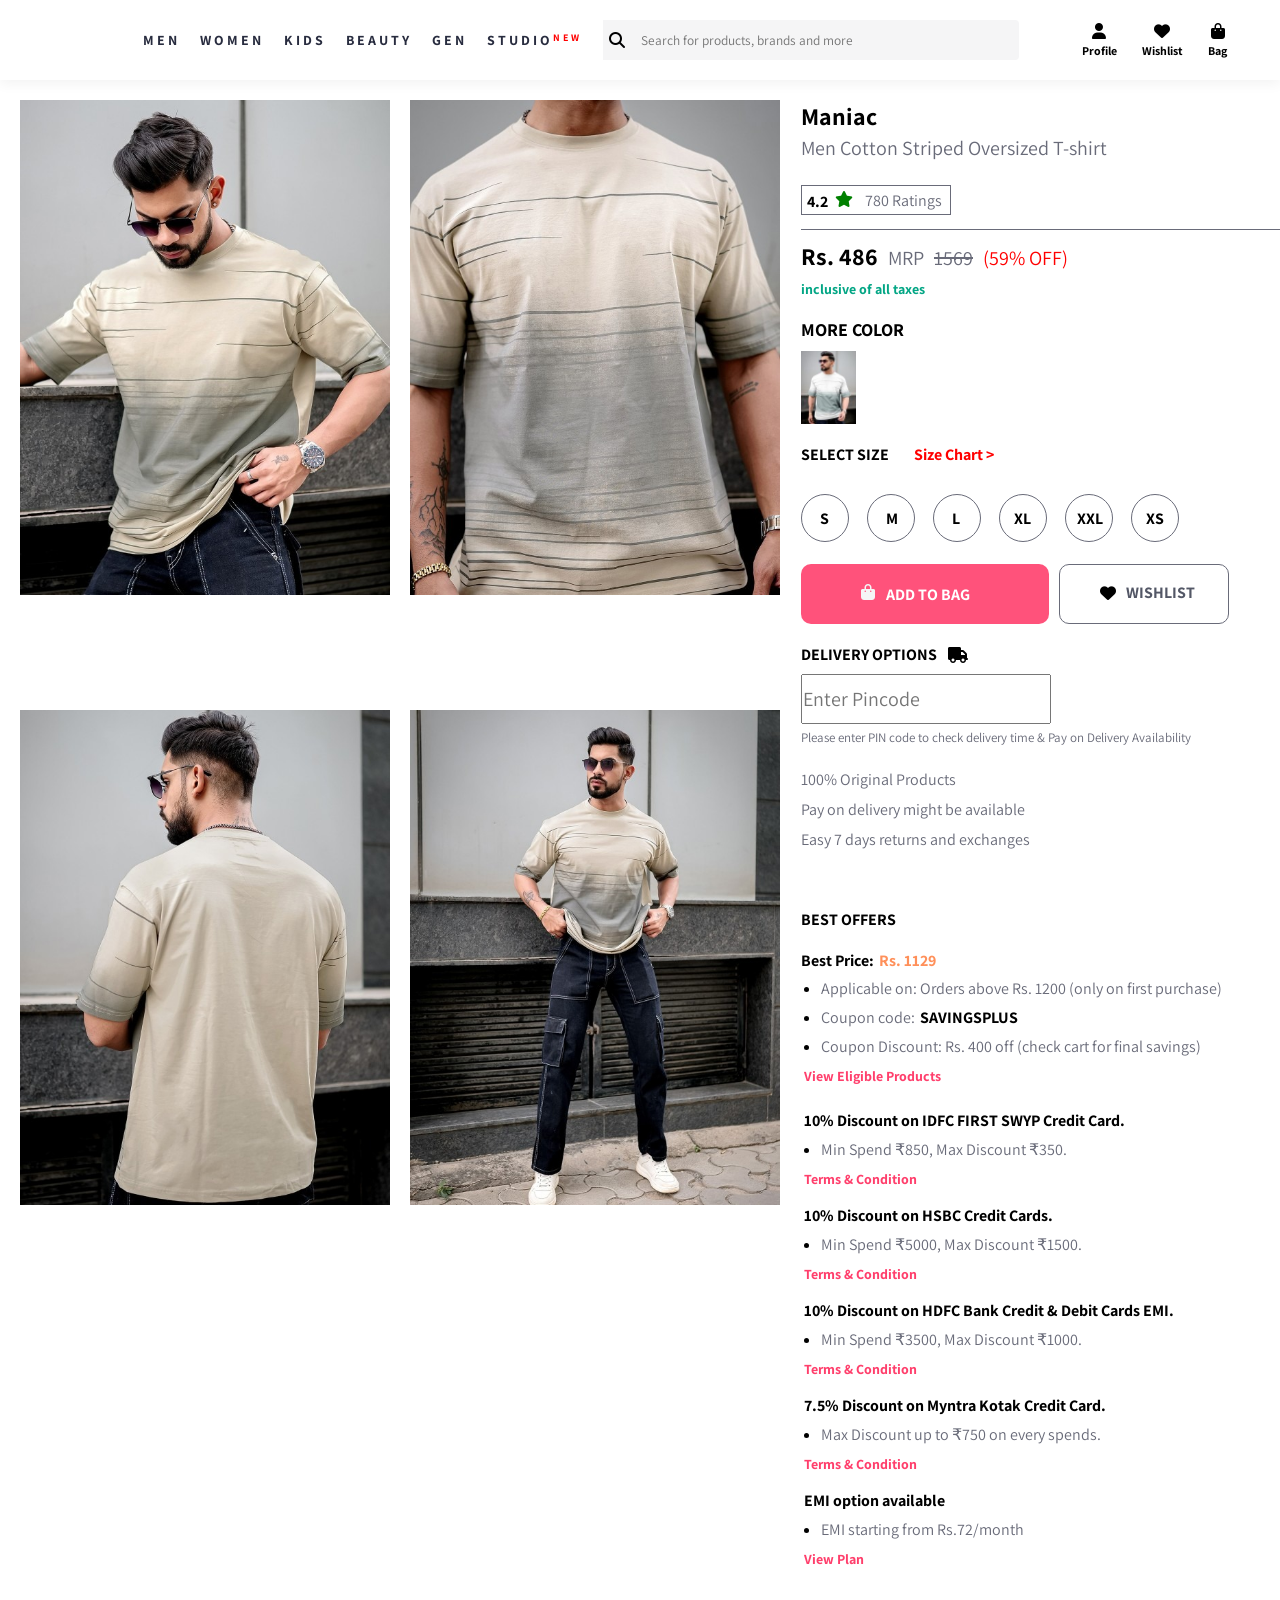
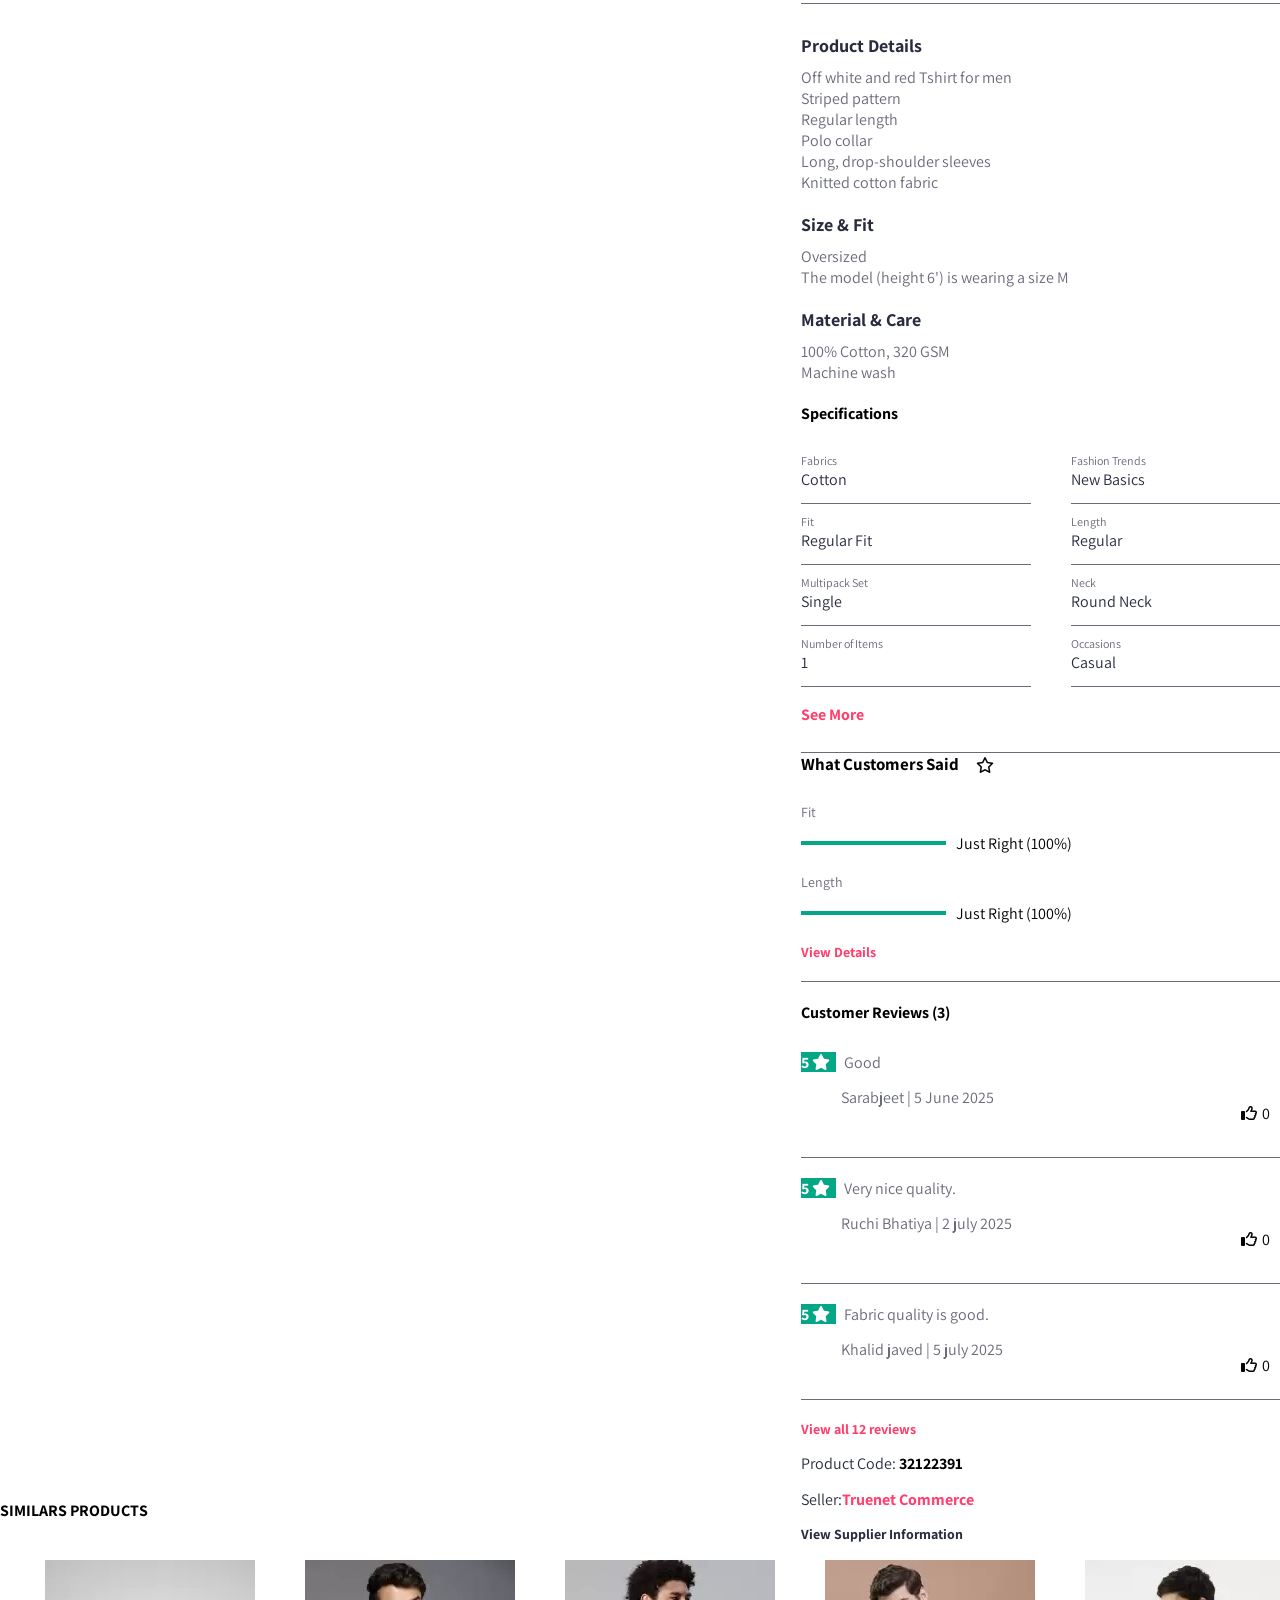
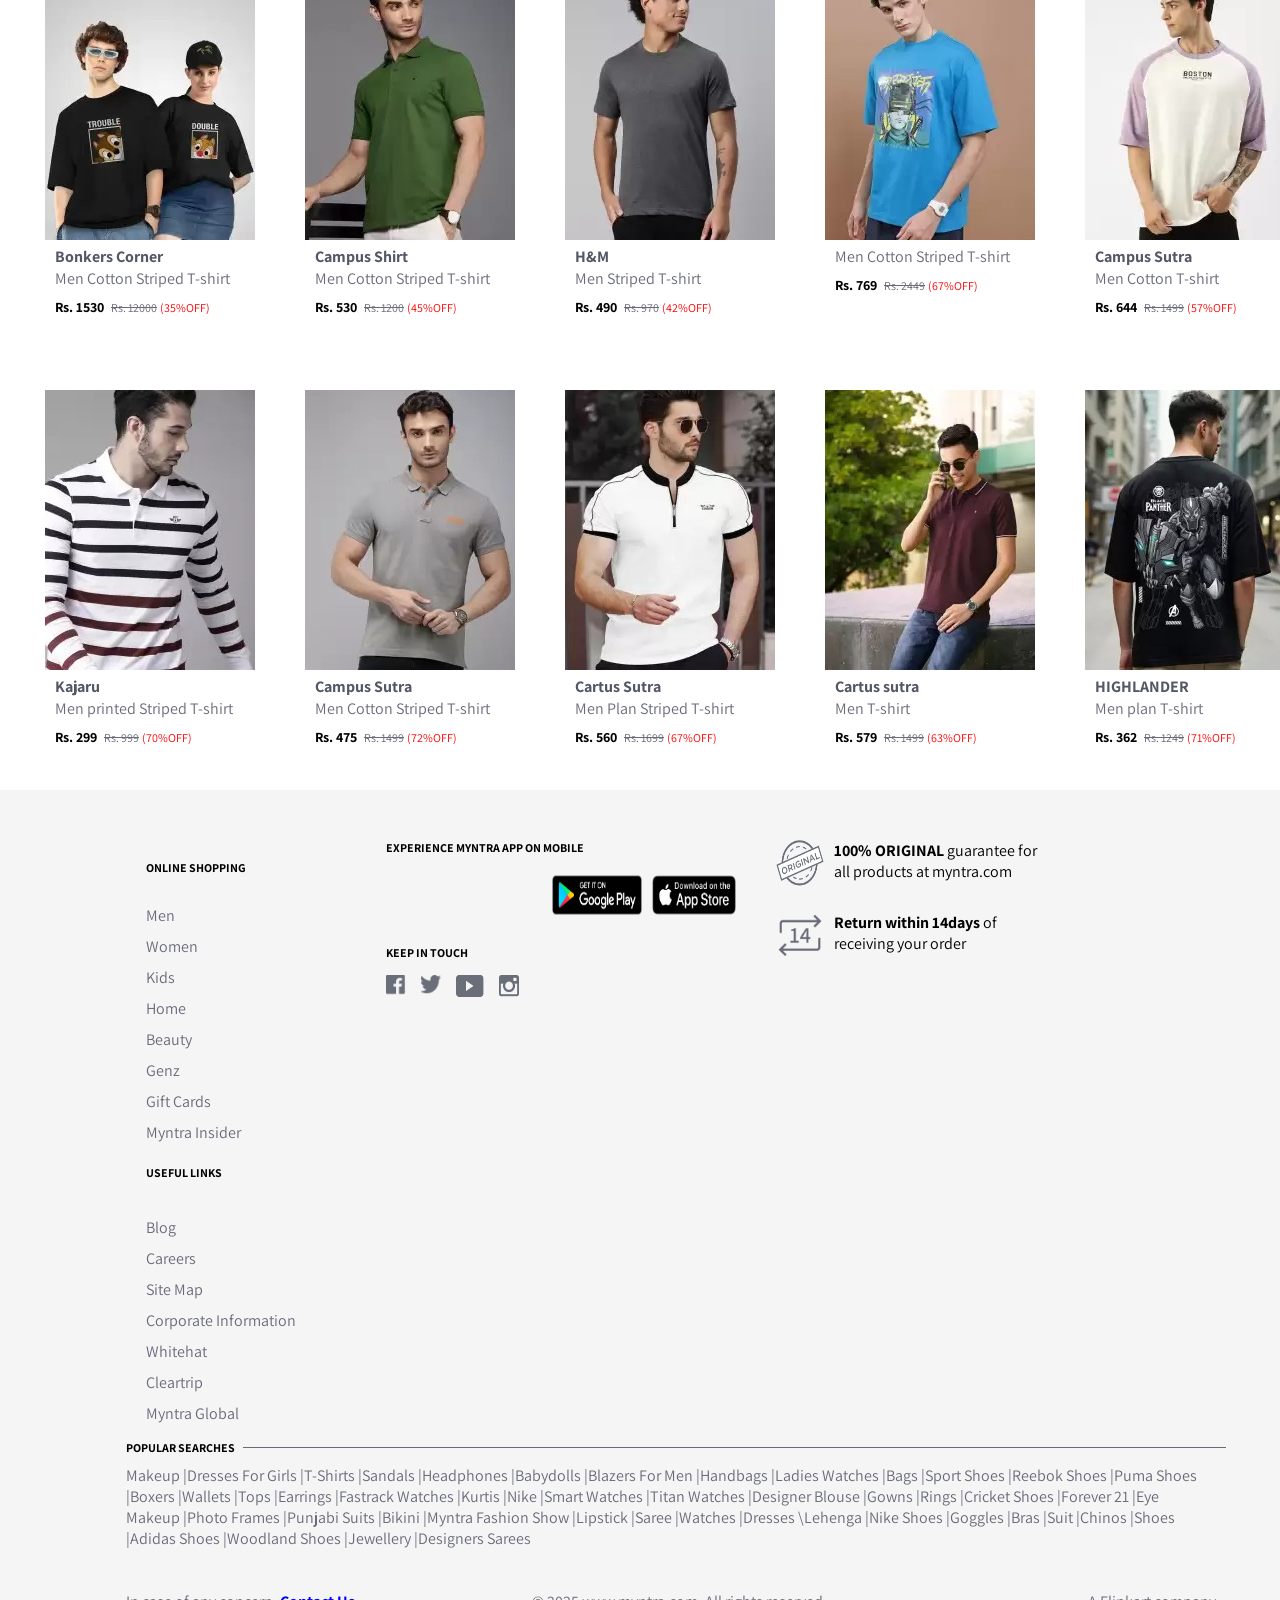
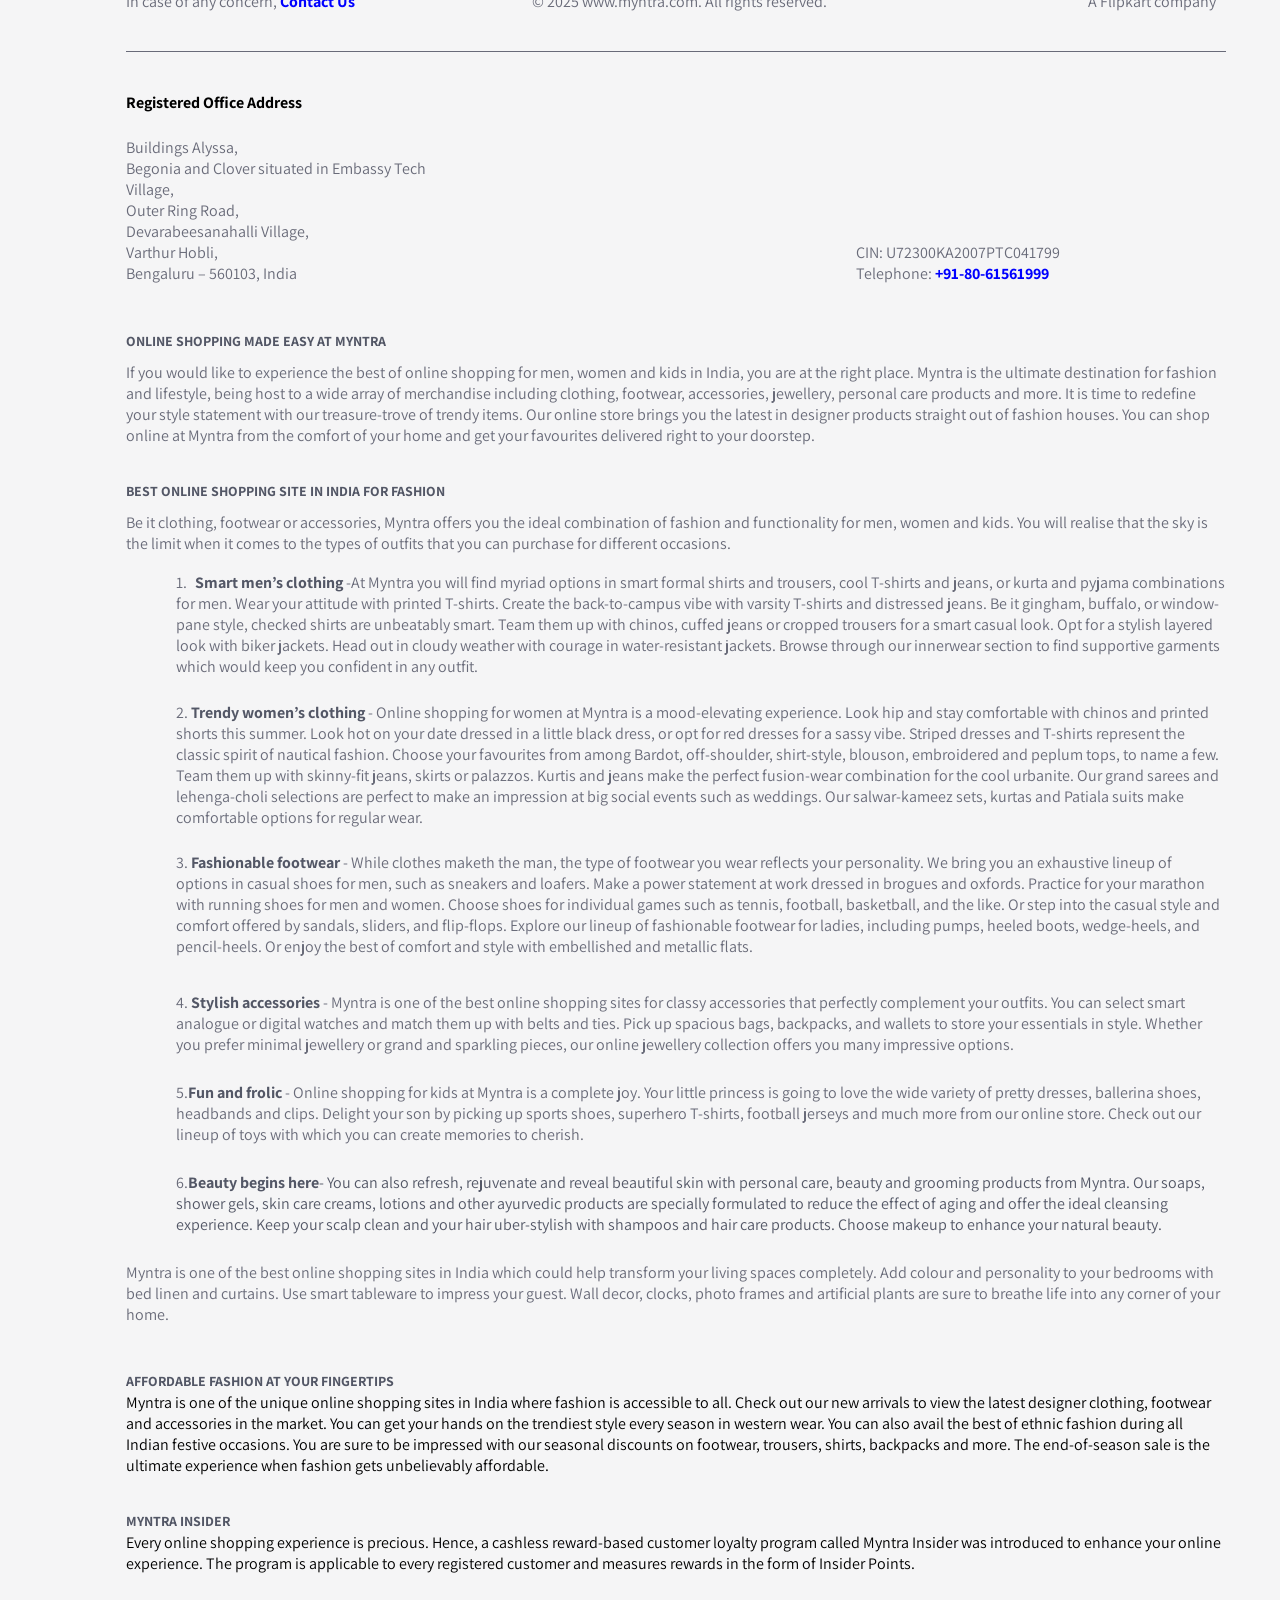
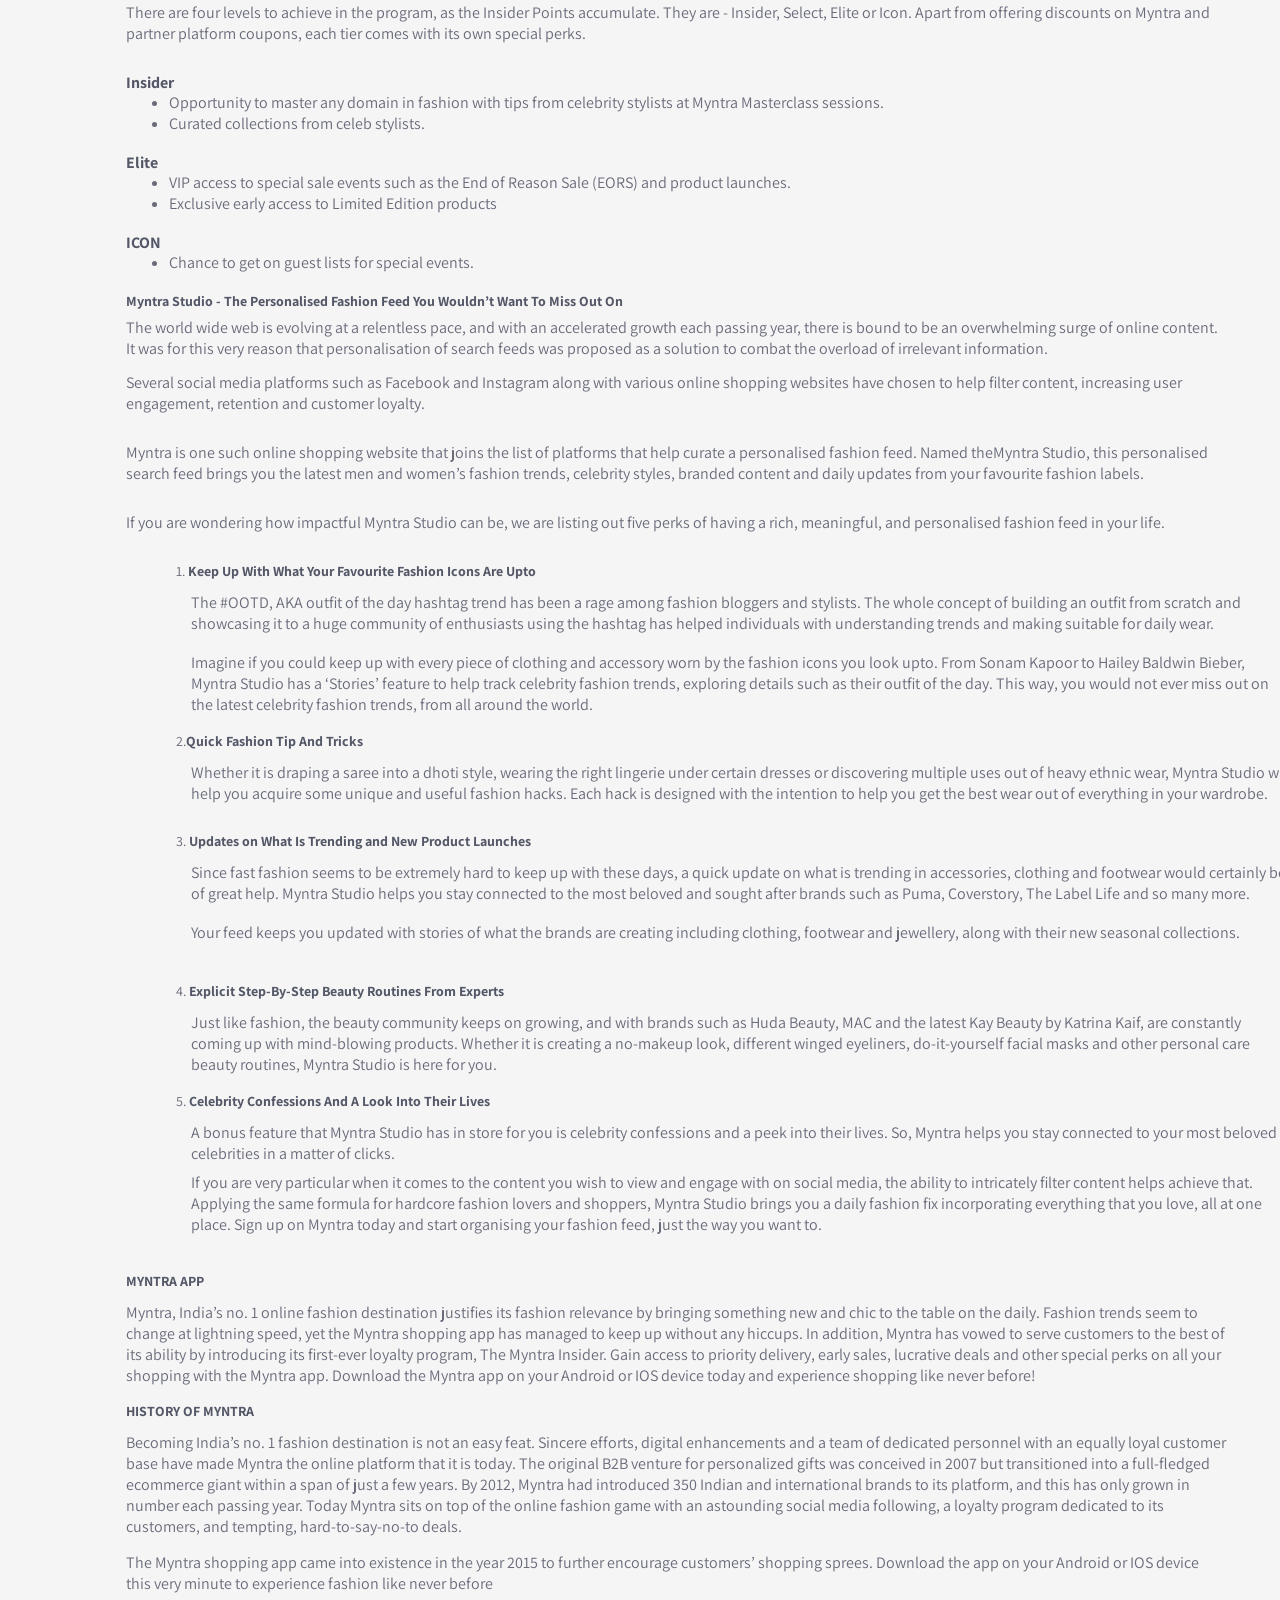
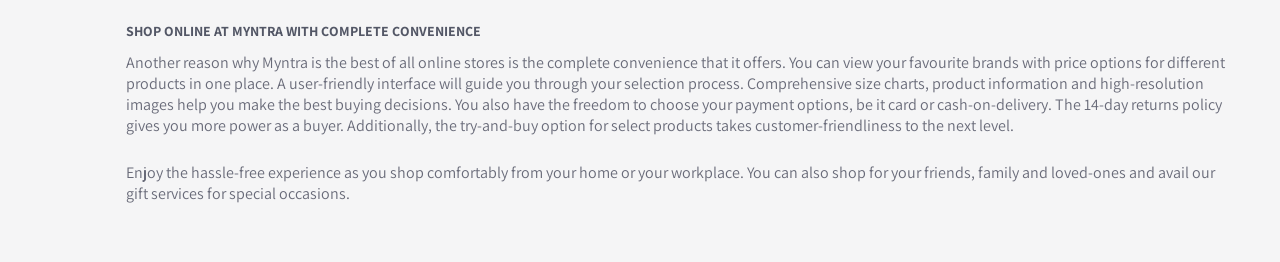
<file: t-shirt-5.html>
<html>
<head>
    <title>Document</title>
    <link rel="stylesheet" href="css/style.css">
    <link rel="stylesheet" href="https://cdnjs.cloudflare.com/ajax/libs/font-awesome/6.7.2/css/all.min.css"  />
</head>
<body>
      <header>
        <div class="container">
            <div class="logo"></div>
            <nav>
                <ul>
                    <li><a href="t-shirt.html">MEN</a></li>
                    <li><a href="">WOMEN</a></li>
                    <li><a href="">KIDS</a></li>
                    <li><a href="">BEAUTY</a></li>
                    <li><a href="">GEN</a></li>
                    <li><a href="">STUDIO <span class="new">NEW</span></a></li>
                </ul>
            </nav>
            <div class="input-section">
                <i class="fa-solid fa-magnifying-glass"></i>
                <input type="text" placeholder="Search for products, brands and more">
            </div>
            <div class="profile-section">
                <div class="inner-card">
                    <i class="fa-solid fa-user"></i>
                    <span>Profile</span>
                </div>
                <div class="inner-card">
                     <i class="fa-solid fa-heart"></i>
                    <span>Wishlist</span>
                </div>
                <div class="inner-card">
                    <i class="fa-solid fa-bag-shopping"></i>
                    <span>Bag</span>
                </div>
            </div>
        </div>
    </header>
    <div class="top-gap"></div>
    <div class="top-t-head"><span style="color: #696b79;">Home/Clothing/Men Clothing/Tshirts/</span><strong>Bonkers Corner Tshirts>More by Bonkers Corner</strong></div>
    <div class="photo-review">
        <div class="left-photo">
            <img src="./images/t-shirt1to10/imgi_29_c19682d1-9d4c-4d38-9451-45331bab81851712384125011ManiacMenStripedV-NeckDrop-ShoulderSleevesPocketsT-shirt1.jpg" width="370" height="495" alt="">
            <img src="./images/t-shirt1to10/imgi_32_5390e58a-c0c6-400a-bdb5-8887a343bd291712384124993ManiacMenStripedV-NeckDrop-ShoulderSleevesPocketsT-shirt3.jpg" width="370" height="495" alt="">
            <img src="./images/t-shirt1to10/imgi_33_1f5988b3-c301-4e2b-81e4-1de46fe546b91712384124957ManiacMenStripedV-NeckDrop-ShoulderSleevesPocketsT-shirt4.jpg" width="370" height="495" alt="">
            <img src="./images/t-shirt1to10/imgi_34_9430c6b8-dd6a-4c94-b899-88abbd085b2c1712384124942ManiacMenStripedV-NeckDrop-ShoulderSleevesPocketsT-shirt5.jpg" width="370" height="495" alt="">
            
            
        </div>
        <div class="right-review">
            <div class="right-content">
                <div class="t-shirt-name">
                    <div class="top-name"><strong>Maniac</strong></div>
                    <div class="middle-name">Men Cotton Striped Oversized T-shirt</div>
                    <div class="down-rating" style="display: flex;  width: 150px;
    height: 30px;
    border: 1px black solid;
    border-color: #696b79;
    margin-top: 20px;
    padding-left: 5px;"><span style=" border-color: #696b79; display: flex;">
                        <div class="rating" style=" margin-top: 5px;"><strong>4.2</strong></div>
                        <div class="class1" style="width: 20px; height: 20px; margin-left: 7px; margin-top: 5px;">
                            <i class="fa-solid fa-star" style="color: green;"></i>
                        </div>
                        <div class="border10" style=" height: 20px; border-color: #696b79; margin-left: 6px; margin-top: 4px;"></div>
                        <div class="rating1" style="margin-left: 4px; margin-top: 4px;"><span style="color: #696b79;">780 Ratings</span></div>
                        
                    </div>
                        
                </div>
                <div class="border4"></div>
                <div class="price-box"><strong style="font-size: 24px;">Rs. 486</strong><span style="color: #696b79; font-size: 20px; padding-left: 10px;">MRP</span><span style="text-decoration: line-through; padding-left: 10px; color: #696b79; font-size: 20px;">1569</span><span style="color: red; font-size: 20px; padding-left: 10px;">(59% OFF)</span></div>
                <div class="iclusive" style="color: #03a685; font-size: 14px;"><strong>inclusive of all taxes</strong></div>
                <div class="more-color" style="padding-top: 20px; font-size: 18px;"><strong>MORE COLOR</strong></div>
                <div class="pic" style="padding-top: 10px;">
                    <img src="./images/t-shirt1to10/imgi_7_889229d4-fa99-4cb4-b33e-240fa8451ca61721332598144ManiacMenStripedPocketsT-shirt1.jpg" width="55" height="73" alt="">
                </div>
                <div class="select-size"><strong style="font-size: 16px;">SELECT SIZE</strong><span style="color: red; font-size: 16px; padding-left: 25px; font-weight: 700;">Size Chart ></span></div>
                <div class="size">
                    <div class="radius1"><strong>S</strong></div>
                    <div class="radius2"><strong>M</strong></div>
                    <div class="radius3"><strong>L</strong></div>
                    <div class="radius4"><strong>XL</strong></div>
                    <div class="radius5"><strong>XXL</strong></div>
                    <div class="radius6"><strong>XS</strong></div>
                </div>
                <div class="add-wish">
                  <div class="add">
                    <div class="shop1" style="width: 20px; height: 20px;  margin-top: 20px; margin-left: 60px;">
                        <i class="fa-solid fa-bag-shopping"></i>
                    </div>
                    <div class="add-to-bag" style="margin-top: 20px; margin-left: 5px;"><strong style="color: white;">ADD TO BAG</strong></div>
                  </div>
                  <div class="wish">
                    <i class="fa-solid fa-heart" style="margin-top: 20px; margin-left: 40px; "></i>
                    <div class="wishlist-w" style=" margin-left: 10px; margin-top: 17px;"><strong style="color: #535766;">WISHLIST</strong></div>
                
                  </div>
                </div>
                <div class="delivery">
                    <div class="delivery-head" style="width: 147px; height: 30px;"><strong>DELIVERY OPTIONS</strong></div>
                    <div class="d" style="width: 20px; height: 20px;  margin-top: 3px;">
                        <i class="fa-solid fa-truck"></i>
                    </div>
                </div>
                <div class="enter-pincode">
                    <input style="width: 250px; height: 50px; font-size: 20px;" type="text" placeholder="Enter Pincode">
                </div>
                
                <div class="pincode-text">Please enter PIN code to check delivery time & Pay on Delivery Availability</div>
                <div class="cod">
                    <div class="cod1">100% Original Products</div>
                    <div class="cod2">Pay on delivery might be available</div>
                    <div class="cod3">Easy 7 days returns and exchanges</div>
                </div>
                <div class="best-offer"><strong style="font-size: 16px;">BEST OFFERS</strong></div>
                <div class="best-prize">
                    <div class="best-prize-head"><strong>Best Price:</strong><span style="color: #ff905a; padding-left: 5px;"><strong>Rs. 1129</strong></span></div>
                    <ul>
                        <li style=" list-style: disc; margin-left: 20px; margin-top: 8px;"><span style="color: #696b79;">Applicable on: Orders above Rs. 1200 (only on first purchase)</span></li>
                        <li style=" list-style: disc; margin-left: 20px; margin-top: 8px;"><span style="color: #696b79;">Coupon code:</span><strong style="padding-left: 5px;">SAVINGSPLUS</strong></li>
                        <li style=" list-style: disc; margin-left: 20px; margin-top: 8px;"><span style="color: #696b79;">Coupon Discount: Rs. 400 off (check cart for final savings)</span></li>
                        <div class="eligible" style="color: #ff3f6c; font-size: 14px; margin-top: 10px; padding-left: 3px;"><strong>View Eligible Products</strong></div>
                    </ul>
                </div>
                <div class="10-discount" style="margin-top: 10px; padding-left: 3px;"><strong>10% Discount on IDFC FIRST SWYP Credit Card.</strong></div>
                <ul>
                    <li style=" list-style: disc; margin-left: 20px; margin-top: 8px;"><span style="color: #696b79;">Min Spend ₹850, Max Discount ₹350.</span></li>
                    <div class="term" style="color: #ff3f6c; font-size: 14px; margin-top: 10px; padding-left: 3px;"><strong>Terms & Condition</strong></div>
                </ul>
                 <div class="10-discount" style="margin-top: 17px; padding-left: 3px;"><strong>10% Discount on HSBC Credit Cards.</strong></div>
                <ul>
                    <li style=" list-style: disc; margin-left: 20px; margin-top: 8px;"><span style="color: #696b79;">Min Spend ₹5000, Max Discount ₹1500.</span></li>
                    <div class="term" style="color: #ff3f6c; font-size: 14px; margin-top: 10px; padding-left: 3px;"><strong>Terms & Condition</strong></div>
                </ul>
                 <div class="10-discount" style="margin-top: 17px; padding-left: 3px;"><strong>10% Discount on HDFC Bank Credit & Debit Cards EMI.</strong></div>
                <ul>
                    <li style=" list-style: disc; margin-left: 20px; margin-top: 8px;"><span style="color: #696b79;">Min Spend ₹3500, Max Discount ₹1000.</span></li>
                    <div class="term" style="color: #ff3f6c; font-size: 14px; margin-top: 10px; padding-left: 3px;"><strong>Terms & Condition</strong></div>
                </ul>
                 <div class="10-discount" style="margin-top: 17px; padding-left: 3px;"><strong>7.5% Discount on Myntra Kotak Credit Card.</strong></div>
                <ul>
                    <li style=" list-style: disc; margin-left: 20px; margin-top: 8px;"><span style="color: #696b79;">Max Discount up to ₹750 on every spends.</span></li>
                    <div class="term" style="color: #ff3f6c; font-size: 14px; margin-top: 10px; padding-left: 3px;"><strong>Terms & Condition</strong></div>
                </ul>
                 <div class="10-discount" style="margin-top: 17px; padding-left: 3px;"><strong>EMI option available</strong></div>
                <ul>
                    <li style=" list-style: disc; margin-left: 20px; margin-top: 8px;"><span style="color: #696b79;">EMI starting from Rs.72/month</span></li>
                    <div class="term" style="color: #ff3f6c; font-size: 14px; margin-top: 10px; padding-left: 3px;"><strong>View Plan</strong></div>
                </ul>
                <div class="border6" style="border-bottom: 1px black solid; border-color: #696b79; margin-top: 35px;"></div>
                <div class="product-details" style="margin-top: 30px; "><strong style="color: #282c3f; font-size: 18px;">Product Details</strong></div>
                <div class="product-text" style="color: #696b79; margin-top: 10px;">Off white and red Tshirt for men <br>
Striped pattern <br>
Regular length <br>
Polo collar <br>
Long, drop-shoulder sleeves <br>
Knitted cotton fabric</div>
              <div class="size-fit" style="margin-top: 20px; "><strong style="color: #282c3f; font-size: 18px;">Size & Fit</strong></div>
            <div class="size-text" style="color: #696b79; margin-top: 10px;">Oversized <br>
The model (height 6') is wearing a size M</div>
            <div class="size-fit" style="margin-top: 20px; "><strong style="color: #282c3f; font-size: 18px;">Material & Care</strong></div>
            <div class="size-text" style="color: #696b79; margin-top: 10px;">100% Cotton, 320 GSM <br>Machine wash</div>
            <div class="specifi"><strong>Specifications</strong></div>
            <div class="s-left-right">
                <div class="left-s">
                    <div class="text1">
                        <div class="text-head">Fabrics</div>
                        <div class="text-content">Cotton</div>
                    </div>
                    <div class="border7" style="border-bottom: 1px black solid; border-color: #696b79;"></div>
                    <div class="text1" style="margin-top: 10px;">
                        <div class="text-head">Fit</div>
                        <div class="text-content">Regular Fit</div>
                    </div>
                    <div class="border7" style="border-bottom: 1px black solid; border-color: #696b79;"></div>
                     <div class="text1" style="margin-top: 10px;">
                        <div class="text-head">Multipack Set</div>
                        <div class="text-content">Single</div>
                    </div>
                    <div class="border7" style="border-bottom: 1px black solid; border-color: #696b79;"></div>
                     <div class="text1" style="margin-top: 10px;">
                        <div class="text-head">Number of Items</div>
                        <div class="text-content">1</div>
                    </div>
                    <div class="border7" style="border-bottom: 1px black solid; border-color: #696b79;"></div>
                    <div class="see-more" style="color: #ff3f6c;  margin-top: 17px;"><strong>See More</strong></div>
                </div>
                <div class="right-s">
                        <div class="text1">
                        <div class="text-head">Fashion Trends</div>
                        <div class="text-content">New Basics</div>
                    </div>
                    <div class="border7" style="border-bottom: 1px black solid; border-color: #696b79;"></div>
                    <div class="text1" style="margin-top: 10px;">
                        <div class="text-head">Length</div>
                        <div class="text-content">Regular</div>
                    </div>
                    <div class="border7" style="border-bottom: 1px black solid; border-color: #696b79;"></div>
                     <div class="text1" style="margin-top: 10px;">
                        <div class="text-head">Neck</div>
                        <div class="text-content">Round Neck</div>
                    </div>
                    <div class="border7" style="border-bottom: 1px black solid; border-color: #696b79;"></div>
                     <div class="text1" style="margin-top: 10px;">
                        <div class="text-head">Occasions</div>
                        <div class="text-content">Casual</div>
                    </div>
                    <div class="border7" style="border-bottom: 1px black solid; border-color: #696b79;"></div>
                </div>
                </div>
                                
                 <div class="rating3">
                    <div class="rating3-head"><strong>What Customers Said</strong></div>
                    <div class="star">
                        <i class="fa-regular fa-star"></i>
                    </div>
                   
                 </div>
                  <div class="fit" style="width: 70px; height: 30px;font-size: 14px; margin-top: 20px; color: #696b79;">Fit</div>
                  <div class="fit-l" style="width: 300px; height: 20px; display: flex;">
                    <div class="fit-l-2" style="width: 300px; height: 4px; background-color: #03a685; margin-top: 8px;"></div>
                    <div class="fit-l-text" style="width: 300px; height: 20px; margin-left: 10px;">Just Right (100%)</div>
                  </div>
                   <div class="fit" style="width: 70px; height: 30px; font-size: 14px; margin-top: 20px; color: #696b79;">Length</div>
                  <div class="fit-l" style="width: 300px; height: 20px; display: flex;">
                    <div class="fit-l-2" style="width: 300px; height: 4px; background-color: #03a685; margin-top: 8px;"></div>
                    <div class="fit-l-text" style="width: 300px; height: 20px;  margin-left: 10px;">Just Right (100%)</div>
                  </div>
                  <div class="view-d" style="color: #ff3f6c; margin-top: 20px; font-size: 14px;"><strong>View Details</strong></div>
                  <div class="border12" style="width: 500px; margin-top: 20px; border-bottom: 1px black solid; border-color: #696b79;"></div>
                  <div class="cust" style="width: 300px; height: 50px;  margin-top: 20px;">
                    <div class="cust-h" style="width: 200px; height: 30px;"><strong>Customer Reviews (3)</strong></div>
                  </div>
                  <div class="g" style="width: 300px; height: 25px;  display: flex;">
                    <div class="g1" style="width: 35px; height: 20px; background-color: #03a685; color: white;"><strong>5</strong>
                    <i class="fa-solid fa-star" style="color: white;"></i></div>
                    <div class="g2" style="width: 200px; height: 30px; margin-left: 8px; color: #696b79;">Good</div>
                  </div>
                  <div class="name" style="width: 530px; height: 50px; margin-top: 10px; display: flex;">
                    <div class="n1" style="width: 300px; height: 30px;  color: #696b79; padding-left: 40px;">Sarabjeet | 5 June 2025</div>
                    <div class="like" style="width: 15px; height: 15px;  margin-left: 140px; margin-top: 18px;">
                        <i class="fa-regular fa-thumbs-up"><span style="margin-left: 5px;">0</span></i>
                    </div>

                  </div>
                  <div class="border13" style="width: 500px; margin-top: 20px; border-bottom: 1px black solid; border-color: #696b79;"></div>
                   <div class="g" style="width: 300px; height: 25px;  display: flex; margin-top: 20px;">
                    <div class="g1" style="width: 35px; height: 20px; background-color: #03a685; color: white;"><strong>5</strong>
                    <i class="fa-solid fa-star" style="color: white;"></i></div>
                    <div class="g2" style="width: 200px; height: 30px; margin-left: 8px; color: #696b79;">Very nice quality.</div>
                  </div>
                  <div class="name" style="width: 530px; height: 50px; margin-top: 10px; display: flex;">
                    <div class="n1" style="width: 300px; height: 30px;  color: #696b79; padding-left: 40px;">Ruchi Bhatiya | 2 july 2025</div>
                    <div class="like" style="width: 15px; height: 15px;  margin-left: 140px; margin-top: 18px;">
                        <i class="fa-regular fa-thumbs-up"><span style="margin-left: 5px;">0</span></i>
                    </div>
                  </div>
                  <div class="border13" style="width: 500px; margin-top: 20px; border-bottom: 1px black solid; border-color: #696b79;"></div>
                   <div class="g" style="width: 300px; height: 25px;  display: flex; margin-top: 20px;">
                    <div class="g1" style="width: 35px; height: 20px; background-color: #03a685; color: white;"><strong>5</strong>
                    <i class="fa-solid fa-star" style="color: white;"></i></div>
                    <div class="g2" style="width: 200px; height: 30px; margin-left: 8px; color: #696b79;">Fabric quality is good.</div>
                  </div>
                  <div class="name" style="width: 530px; height: 50px; margin-top: 10px; display: flex; ">
                    <div class="n1" style="width: 300px; height: 30px;  color: #696b79; padding-left: 40px;">Khalid javed | 5 july 2025</div>
                    <div class="like" style="width: 15px; height: 15px;  margin-left: 140px; margin-top: 18px;">
                        <i class="fa-regular fa-thumbs-up"><span style="margin-left: 5px;">0</span></i>
                    </div>

                  </div>
                   <div class="border13" style="width: 500px; margin-top: 10px; border-bottom: 1px black solid; border-color: #696b79;"></div>
                   <div class="view-all" style="margin-top: 20px;"><strong style="color: #ff3f6c; font-size: 14px;">View all 12 reviews</strong></div>
                   <div class="code" style="margin-top: 15px;"><span style="font-size: 16px; color: #282c3f;">Product Code: </span><strong>32122391</strong></div>
                   <div class="seller" style="margin-top: 15px;"><span style="font-size: 16px; color: #282c3f;">Seller:</span><strong style="color: #ff3f6c; font-size: 16px;">Truenet Commerce</strong></div>
                   <div class="view-s" style="margin-top: 15px;"><strong style="font-size: 14px; color: rgb(40, 44, 63);">View Supplier Information</strong></div>  
                  </div>
                  <!-- <div class="rating-box"> -->
                        <!-- <div class="left-r" style="display: flex;"> -->
                            <!-- <div class="left-r1" style="width: 50px; height: 50px; border: 1px black solid; font-size: 48px; margin-top: 40px; margin-left: 30px; color: #282c3f;">4.2</div> -->
                            <!-- <div class="star2" style="width: 30px; height: 30px; border: 1px black solid; margin-top: 60px; margin-left: 20px;"> -->
                                <!-- <i class="fa-solid fa-star" style="color: #14958f;"></i> -->
                            <!-- </div> -->
                        <!-- </div> -->
                        <!-- <div class="border-r" style="height: 100px; margin-left: 50px; border: 1px black solid; border-color: #696b79; margin-top: 25px;"></div> -->
                        <!-- <div class="right-r"> -->
                            <!-- <div class="box1" style="width: 200px; height: 20px; border: 1px #14958f solid; margin-top: 25px; display: flex;"> -->
                                <!-- <div class="box-text" style="width: 15px; height: 15px; border: 1px black solid; color: #696b79; font-size: 20px; margin-bottom: 2px;">5</div> -->
                                <!-- <i class="fa-solid fa-star" style="color: grey;" style="margin-top: 5px; width: 100%; height: 100%;"></i> -->
                                <!-- <div class="border-line" style="width: 120px; height: 3px; background-color: grey; margin-top: 8px;"> -->
                                    <!-- <div class="border-l1" style="width: 100px; height: 3px;background-color: #14958f; "></div> -->
                                <!-- </div> -->
                                <!-- <div class="r-t" >14</div> -->
                            <!-- </div> -->
                             <!-- <div class="box1" style="width: 200px; height: 20px; border: 1px #14958f solid; margin-top: 5px; display: flex;"> -->
                                <!-- <div class="box-text" style="width: 15px; height: 15px; border: 1px black solid; color: #696b79; font-size: 20px; margin-bottom: 2px;">5</div> -->
                                <!-- <i class="fa-solid fa-star" style="color: grey;" style="margin-top: 5px; width: 100%; height: 100%;"></i> -->
                                <!-- <div class="border-line" style="width: 120px; height: 3px; background-color: grey; margin-top: 8px;"> -->
                                    <!-- <div class="border-l1" style="width: 100px; height: 3px;background-color: #14958f; "></div> -->
                                <!-- </div> -->
                                <!-- <div class="r-t" >14</div> -->
                            <!-- </div> -->
                        </div>
                    </div>
                    <!-- <div class="r-text" style="width: 200px; height: 15px; border: 1px green solid; padding-left: 30px;">17 Verified Buyers</div> -->
            </div>
                
                
            </div>


            </div>
        </div>
    </div>
     <div class="s-p" style="width: 1350px; height: 40px; margin-left: 27px; margin: auto"><strong>SIMILARS PRODUCTS</strong></div>
      <div class="f-images">
        <div class="f-img">
             <a class="box" href="t-shirt link.html" target="_blank">  
                                <div class="image">
                                        <img src="./images/t-shirt1to10/imgi_98_hw1Z8FKe_20918f8de6fa41d29aaef15a0c4ba48a.jpg" width="100%" height="100%" alt="">
                                </div>
                                <div class="down-box">
                                        <div class="down-heading"><strong style="color: #535766;">Bonkers Corner</strong></div>
                                        <div class="down-text" style="color: #696b79;">Men Cotton Striped  T-shirt</div>
                                        <div class="down-price"><strong style="font-size: 14px;">Rs. 1530</strong><span style="color: #696b79; text-decoration: line-through; margin-left: 7px; font-size: 12px; ">Rs. 12000</span> <span style="color: red; font-size: 12px;">(35%OFF)</span></div> 
                                </div>
                                         <a class="box" href="t-shirt link.html" target="_blank">  
                                <div class="image">
                                        <img src="./images/t-shirt1to10/imgi_99_oVVkv8FP_6072a02fe2f44fdba5b5ec9dce605e6a.jpg" width="100%" height="100%" alt="">
                                </div>
                                
                                <div class="down-box">
                                        <div class="down-heading"><strong style="color: #535766;">Campus Shirt</strong></div>
                                        <div class="down-text" style="color: #696b79;">Men Cotton Striped  T-shirt</div>
                                        <div class="down-price"><strong style="font-size: 14px;">Rs. 530</strong><span style="color: #696b79; text-decoration: line-through; margin-left: 7px; font-size: 12px; ">Rs. 1200</span> <span style="color: red; font-size: 12px;">(45%OFF)</span></div> 
                                                 
                                </div>
                                             <a class="box" href="t-shirt link.html" target="_blank">  
                                <div class="image">
                                        <img src="./images/t-shirt1to10/imgi_95_7a4e30f1-809f-4111-9991-6fd07d8832e21663221355704LevisMenCharcoalGreySolidRoundNeckLoungeT-shirts1.jpg" width="100%" height="100%" alt="">
                                </div>
                                
                                <div class="down-box">
                                        <div class="down-heading"><strong style="color: #535766;">H&M</strong></div>
                                        <div class="down-text" style="color: #696b79;">Men  Striped  T-shirt</div>
                                        <div class="down-price"><strong style="font-size: 14px;">Rs. 490</strong><span style="color: #696b79; text-decoration: line-through; margin-left: 7px; font-size: 12px; ">Rs. 970</span> <span style="color: red; font-size: 12px;">(42%OFF)</span></div> 
                                </div>
                                             <a class="box" href="t-shirt link.html" target="_blank">  
                                <div class="image">
                                        <img src="./images/t-shirt1to10/imgi_80_16297735-6b15-4ad4-9386-fe488744b63c1696005850769HIGHLANDERUnisexBluePrintedAppliqueT-shirt1.jpg" width="100%" height="100%" alt="">

                                        <div class="down-text" style="color: #696b79;">Men Cotton Striped  T-shirt</div>
                                        <div class="down-price"><strong style="font-size: 14px;">Rs. 769</strong><span style="color: #696b79; text-decoration: line-through; margin-left: 7px; font-size: 12px; ">Rs. 2449</span> <span style="color: red; font-size: 12px;">(67%OFF)</span></div> 
                                </div>
                                             <a class="box" href="t-shirt link.html" target="_blank">  
                                <div class="image">
                                        <img src="./images/t-shirt1to10/imgi_83_b227c67c-1c43-4161-87c2-a1807a43f7571677825393422ManiacMenPurpleTypographyPrintedBoxyT-shirt1.jpg" width="100%" height="100%" alt="">
                                </div>
                               
                                <div class="down-box">
                                        <div class="down-heading"><strong style="color: #535766;">Campus Sutra</strong></div>
                                        <div class="down-text" style="color: #696b79;">Men Cotton   T-shirt</div>
                                        <div class="down-price"><strong style="font-size: 14px;">Rs. 644</strong><span style="color: #696b79; text-decoration: line-through; margin-left: 7px; font-size: 12px; ">Rs. 1499</span> <span style="color: red; font-size: 12px;">(57%OFF)</span></div> 
                                </div>
                                             <a class="box" href="t-shirt link.html" target="_blank">  
                                <div class="image">
                                        <img src="./images/t-shirt1to10/imgi_86_36395020-ff4d-44ab-a5e6-3a435d37f66b1615962819189-Roadster-Men-White--Navy-Blue-Striped-Polo-Collar-T-shirt-28-1.jpg" width="100%" height="100%" alt="">
                                </div>
                               
                                <div class="down-box">
                                        <div class="down-heading"><strong style="color: #535766;">Kajaru</strong></div>
                                        <div class="down-text" style="color: #696b79;">Men printed Striped  T-shirt</div>
                                        <div class="down-price"><strong style="font-size: 14px;">Rs. 299</strong><span style="color: #696b79; text-decoration: line-through; margin-left: 7px; font-size: 12px; ">Rs. 999</span> <span style="color: red; font-size: 12px;">(70%OFF)</span></div> 
                                </div>
                                             <a class="box" href="t-shirt link.html" target="_blank">  
                                <div class="image">
                                        <img src="./images/t-shirt1to10/imgi_87_26804933-b9f0-4b80-b600-2f7c949d842f1716961898420-US-Polo-Assn-Denim-Co-Men-Tshirts-8431716961897973-1.jpg" width="100%" height="100%" alt="">
                                </div>

                                <div class="down-box">
                                        <div class="down-heading"><strong style="color: #535766;">Campus Sutra</strong></div>
                                        <div class="down-text" style="color: #696b79;">Men Cotton Striped  T-shirt</div>
                                        <div class="down-price"><strong style="font-size: 14px;">Rs. 475</strong><span style="color: #696b79; text-decoration: line-through; margin-left: 7px; font-size: 12px; ">Rs. 1499</span> <span style="color: red; font-size: 12px;">(72%OFF)</span></div> 
                                </div>
                                             <a class="box" href="t-shirt link.html" target="_blank">  
                                <div class="image">
                                        <img src="./images/t-shirt1to10/imgi_88_YalTZaW7_88a381e960c1425297da4caee1552ea9.jpg" width="100%" height="100%" alt="">
                                </div>
                                
                                <div class="down-box">
                                        <div class="down-heading"><strong style="color: #535766;">Cartus Sutra</strong></div>
                                        <div class="down-text" style="color: #696b79;">Men Plan Striped  T-shirt</div>
                                        <div class="down-price"><strong style="font-size: 14px;">Rs. 560</strong><span style="color: #696b79; text-decoration: line-through; margin-left: 7px; font-size: 12px; ">Rs. 1699</span> <span style="color: red; font-size: 12px;">(67%OFF)</span></div> 
                                </div>
                                             <a class="box" href="t-shirt link.html" target="_blank">  
                                <div class="image">
                                        <img src="./images/t-shirt1to10/imgi_96_8263de83-b3ac-4c3d-85e0-3018678523461703138362260LouisPhilippeJeansPoloCollarSlimFitT-shirt1.jpg" width="100%" height="100%" alt="">
                                </div>
                               
                                <div class="down-box">
                                        <div class="down-heading"><strong style="color: #535766;">Cartus sutra</strong></div>
                                        <div class="down-text" style="color: #696b79;">Men   T-shirt</div>
                                        <div class="down-price"><strong style="font-size: 14px;">Rs. 579</strong><span style="color: #696b79; text-decoration: line-through; margin-left: 7px; font-size: 12px; ">Rs. 1499</span> <span style="color: red; font-size: 12px;">(63%OFF)</span></div> 
                                </div>
                                             <a class="box" href="t-shirt link.html" target="_blank">  
                                <div class="image">
                                        <img src="./images/t-shirt1to10/imgi_97_a6ec6d08-3923-4899-8dd0-2013b95329d21732536591055-Bewakoof-Black-Black-Panther-Printed-Round-Neck-Short-Sleeve-1.jpg" width="100%" height="100%" alt="">
                                </div>
                               
                                <div class="down-box">
                                        <div class="down-heading"><strong style="color: #535766;">HIGHLANDER</strong></div>
                                        <div class="down-text" style="color: #696b79;">Men plan  T-shirt</div>
                                        <div class="down-price"><strong style="font-size: 14px;">Rs. 362</strong><span style="color: #696b79; text-decoration: line-through; margin-left: 7px; font-size: 12px; ">Rs. 1249</span> <span style="color: red; font-size: 12px;">(71%OFF)</span></div> 
                                </div>
                            </div>                   
        </div>
     </div>
           <div class="footer">
        <div class="footer-top">
            <div class="online-shopping">
                <div class="online-head">ONLINE SHOPPING</div>
                <div class="online-list">
                    <div class="list">Men</div>
                    <div class="list">Women</div>
                    <div class="list">Kids</div>
                    <div class="list">Home</div>
                    <div class="list">Beauty</div>
                    <div class="list">Genz</div>
                    <div class="list">Gift Cards</div>
                    <div class="list">Myntra Insider</div>
                </div>
                <div class="usefull">
                    <div class="usefull-head">USEFUL LINKS</div>
                    <div class="usefull-list">
                        <div class="list">Blog</div>
                        <div class="list">Careers</div>
                        <div class="list">Site Map</div>
                        <div class="list">Corporate Information</div>
                        <div class="list">Whitehat</div>
                        <div class="list">Cleartrip</div>
                        <div class="list">Myntra Global</div>
                    </div>
                </div>
            </div>
            <!-- <div class="customer"> -->
                <!-- <div class="customer-head">CUSTOMER POLICIES</div> -->
                <!-- <div class="customer-list"> -->
                    <!-- <div class="c-list">Contact Us</div> -->
                    <!-- <div class="c-list">FAQ</div> -->
                    <!-- <div class="c-list">T&C</div> -->
                    <!-- <div class="c-list">Terms Of Use</div> -->
                    <!-- <div class="c-list">Track Orders</div> -->
                    <!-- <div class="c-list">Shipping</div> -->
                    <!-- <div class="c-list">Cancellation</div> -->
                    <!-- <div class="c-list">Returns</div> -->
                    <!-- <div class="c-list">Privacy Policy</div> -->
                    <!-- <div class="c-list">Grievance Redressal</div> -->
                <!-- </div> -->
            <!-- </div> -->
            <div class="experience">
                <div class="e-header">EXPERIENCE MYNTRA APP ON MOBILE</div>
                <div class="icon">
                    <div class="google-play">
                        <a href="https://play.google.com/store/apps/details?id=com.myntra.android">
                            <img src="./images/t-shirt/imgi_113_80cc455a-92d2-4b5c-a038-7da0d92af33f1539674178924-google_play.png"
                                width="100%" height="100%" alt="">
                        </a>
                    </div>
                    <div class="app-store" style="margin-left: 20px;">
                        <a href="https://itunes.apple.com/in/app/myntra-indias-fashion-store/id907394059">
                            <img src="./images/t-shirt/imgi_114_bc5e11ad-0250-420a-ac71-115a57ca35d51539674178941-apple_store.png"
                                width="100%" height="100%" alt="">
                        </a>
                    </div>
                </div>
                <div class="keep">KEEP IN TOUCH</div>
                <div class="keep-icon">
                    <div class="facebook">
                        <a href="https://www.facebook.com/myntra">
                            <img src="./images/t-shirt/imgi_115_d2bec182-bef5-4fab-ade0-034d21ec82e31574604275433-fb.png"
                                width="100%" height="100%" alt="">
                        </a>
                    </div>
                    <div class="twitter">
                        <a href="https://twitter.com/myntra">
                            <img src="./images/t-shirt/imgi_116_f10bc513-c5a4-490c-9a9c-eb7a3cc8252b1574604275383-twitter.png"
                                width="100%" height="100%" alt="">
                        </a>
                    </div>
                    <div class="youtube">
                        <a href="https://www.youtube.com/user/myntradotcom">
                            <img src="./images/t-shirt/imgi_117_a7e3c86e-566a-44a6-a733-179389dd87111574604275355-yt.png"
                                width="100%" height="100%" alt="">
                        </a>
                    </div>
                    <div class="instagram">
                        <a href="https://www.instagram.com/myntra">
                            <img src="./images/t-shirt/imgi_118_b4fcca19-5fc1-4199-93ca-4cae3210ef7f1574604275408-insta.png"
                                width="100%" height="100%" alt="">
                        </a>
                    </div>
                </div>
            </div>
            <div class="original-return">
                <div class="original">
                    <div class="original-image">
                        <img src="./images/t-shirt/imgi_119_6c3306ca-1efa-4a27-8769-3b69d16948741574602902452-original.png"
                            width="48px" height="50px" alt="">
                    </div>
                    <div class="original-text"> <strong>100% ORIGINAL</strong> guarantee for all products at myntra.com
                    </div>
                </div>
                <div class="return">
                    <div class="return-image">
                        <img src="./images/t-shirt/imgi_120_becb1b16-86cc-4e78-bdc7-7801c17947831684737106127-Return-Window-image.png"
                            width="48px" height="49px" alt="">
                    </div>
                    <div class="return-text"><strong>Return within 14days</strong> of receiving your order</div>
                </div>
            </div>
        </div>
        <div class="popular-search">
            <div class="popular-head">
                <div class="popular-box">POPULAR SEARCHES</div>
                <div class="popular-box2"></div>
            </div>
            <div class="popular-text">Makeup |Dresses For Girls |T-Shirts |Sandals |Headphones |Babydolls |Blazers For
                Men |Handbags |Ladies Watches |Bags |Sport Shoes |Reebok Shoes |Puma Shoes |Boxers |Wallets |Tops
                |Earrings |Fastrack Watches |Kurtis |Nike |Smart Watches |Titan Watches |Designer Blouse |Gowns |Rings
                |Cricket Shoes |Forever 21 |Eye Makeup |Photo Frames |Punjabi Suits |Bikini |Myntra Fashion Show
                |Lipstick |Saree |Watches |Dresses \Lehenga |Nike Shoes |Goggles |Bras |Suit |Chinos |Shoes |Adidas
                Shoes |Woodland Shoes |Jewellery |Designers Sarees</div>
        </div>
        <div class="contact">
            <div class="contact-text-box1">In case of any concern,
                <span style="color: blue; font-weight: 700;">Contact Us</span>
            </div>
            <div class="c-box2">© 2025 www.myntra.com. All rights reserved.</div>
            <div class="c-box3">A Flipkart company</div>
        </div>
        <div class="border1"></div>
        <div class="resister">
            <div class="r-box1">
                <div class="r-top">
                    <div class="r-top-text"> <strong>Registered Office Address</strong></div>
                </div>
                <div class="r-foot">
                    <div class="r-foot-text">Buildings Alyssa, <br>
                        Begonia and Clover situated in Embassy Tech Village, <br>
                        Outer Ring Road, <br>
                        Devarabeesanahalli Village, <br>
                        Varthur Hobli, <br>
                        Bengaluru – 560103, India</div>
                </div>
            </div>
            <div class="r-box2">
                <div class="r-box2-head">
                    <div class="r-box2-text" style="color:  #696b79;">CIN: U72300KA2007PTC041799 <br> Telephone: <span
                            style="color: blue; font-weight: bolder;"> +91-80-61561999</span> </div>
                </div>
            </div>
        </div>
        <div class="border2"></div>
        <div class="footer-p">
            <div class="p1">
                <div class="h1" style="color: #535766;"><strong>ONLINE SHOPPING MADE EASY AT MYNTRA</strong></div>
                <div class="p1-text">If you would like to experience the best of online shopping for men, women and kids
                    in India, you are at the right place. Myntra is the ultimate destination for fashion and lifestyle,
                    being host to a wide array of merchandise including clothing, footwear, accessories, jewellery,
                    personal care products and more. It is time to redefine your style statement with our treasure-trove
                    of trendy items. Our online store brings you the latest in designer products straight out of fashion
                    houses. You can shop online at Myntra from the comfort of your home and get your favourites
                    delivered right to your doorstep.</div>
            </div>
            <div class="p2">
                <div class="h2" style="color: #535766;"><strong>BEST ONLINE SHOPPING SITE IN INDIA FOR FASHION</strong>
                </div>
                <div class="p2-text">Be it clothing, footwear or accessories, Myntra offers you the ideal combination of
                    fashion and functionality for men, women and kids. You will realise that the sky is the limit when
                    it comes to the types of outfits that you can purchase for different occasions.</div>
            </div>
            <div class="p3">
                <div class="h3" style="color: #535766;"> <span style="color: #696b79;">1.</span><strong
                        style="margin-left: 8px;">Smart men’s clothing</strong> <span style="color: #696b79;">-At Myntra
                        you will find myriad options in smart formal shirts and trousers, cool T-shirts and jeans, or
                        kurta and pyjama combinations for men. Wear your attitude with printed T-shirts. Create the
                        back-to-campus vibe with varsity T-shirts and distressed jeans. Be it gingham, buffalo, or
                        window-pane style, checked shirts are unbeatably smart. Team them up with chinos, cuffed jeans
                        or cropped trousers for a smart casual look. Opt for a stylish layered look with biker jackets.
                        Head out in cloudy weather with courage in water-resistant jackets. Browse through our innerwear
                        section to find supportive garments which would keep you confident in any outfit.</span> </div>
            </div>
            <div class="p4">
                <div class="h4" style="color: #535766;"><span style="color: #696b79;">2.</span> <strong>Trendy women’s
                        clothing </strong> <span style="color: #696b79;">- Online shopping for women at Myntra is a
                        mood-elevating experience. Look hip and stay comfortable with chinos and printed shorts this
                        summer. Look hot on your date dressed in a little black dress, or opt for red dresses for a
                        sassy vibe. Striped dresses and T-shirts represent the classic spirit of nautical fashion.
                        Choose your favourites from among Bardot, off-shoulder, shirt-style, blouson, embroidered and
                        peplum tops, to name a few. Team them up with skinny-fit jeans, skirts or palazzos. Kurtis and
                        jeans make the perfect fusion-wear combination for the cool urbanite. Our grand sarees and
                        lehenga-choli selections are perfect to make an impression at big social events such as
                        weddings. Our salwar-kameez sets, kurtas and Patiala suits make comfortable options for regular
                        wear.</span></div>
            </div>
            <div class="p5">
                <div class="h5" style="color: #535766;"><span style="color: #696b79;">3.</span> <strong>Fashionable
                        footwear</strong> <span style="color: #696b79;"> - While clothes maketh the man, the type of
                        footwear you wear reflects your personality. We bring you an exhaustive lineup of options in
                        casual shoes for men, such as sneakers and loafers. Make a power statement at work dressed in
                        brogues and oxfords. Practice for your marathon with running shoes for men and women. Choose
                        shoes for individual games such as tennis, football, basketball, and the like. Or step into the
                        casual style and comfort offered by sandals, sliders, and flip-flops. Explore our lineup of
                        fashionable footwear for ladies, including pumps, heeled boots, wedge-heels, and pencil-heels.
                        Or enjoy the best of comfort and style with embellished and metallic flats.</span></div>
            </div>
            <div class="p6">
                <div class="h6" style="color: #535766;"><span style="color: #696b79;">4.</span> <strong>Stylish
                        accessories</strong> <span style="color: #696b79;"> - Myntra is one of the best online shopping
                        sites for classy accessories that perfectly complement your outfits. You can select smart
                        analogue or digital watches and match them up with belts and ties. Pick up spacious bags,
                        backpacks, and wallets to store your essentials in style. Whether you prefer minimal jewellery
                        or grand and sparkling pieces, our online jewellery collection offers you many impressive
                        options.</span></div>
            </div>
            <div class="p7">
                <div class="h7" style="color: #535766;"><span style="color: #696b79;">5.</span><strong>Fun and frolic
                    </strong> <span style="color: #696b79;"> - Online shopping for kids at Myntra is a complete joy.
                        Your little princess is going to love the wide variety of pretty dresses, ballerina shoes,
                        headbands and clips. Delight your son by picking up sports shoes, superhero T-shirts, football
                        jerseys and much more from our online store. Check out our lineup of toys with which you can
                        create memories to cherish.</span></div>
            </div>
            <div class="p8">
                <div class="h8" style="color: #535766;"><span style="color: #696b79;">6.</span><strong>Beauty begins
                        here</strong><span style="color: #696b79;"></span>- You can also refresh, rejuvenate and reveal
                    beautiful skin with personal care, beauty and grooming products from Myntra. Our soaps, shower gels,
                    skin care creams, lotions and other ayurvedic products are specially formulated to reduce the effect
                    of aging and offer the ideal cleansing experience. Keep your scalp clean and your hair uber-stylish
                    with shampoos and hair care products. Choose makeup to enhance your natural beauty.</div>
            </div>
            <div class="p9">
                <div class="h9">Myntra is one of the best online shopping sites in India which could help transform your
                    living spaces completely. Add colour and personality to your bedrooms with bed linen and curtains.
                    Use smart tableware to impress your guest. Wall decor, clocks, photo frames and artificial plants
                    are sure to breathe life into any corner of your home.</div>
            </div>
            <div class="p10">
                <div class="h10" style="color: #535766;"><strong>AFFORDABLE FASHION AT YOUR FINGERTIPS</strong></div>
                <div class="h10-text">Myntra is one of the unique online shopping sites in India where fashion is
                    accessible to all. Check out our new arrivals to view the latest designer clothing, footwear and
                    accessories in the market. You can get your hands on the trendiest style every season in western
                    wear. You can also avail the best of ethnic fashion during all Indian festive occasions. You are
                    sure to be impressed with our seasonal discounts on footwear, trousers, shirts, backpacks and more.
                    The end-of-season sale is the ultimate experience when fashion gets unbelievably affordable.</div>
            </div>
            <div class="p11">
                <div class="h11" style="color: #535766;"><strong>MYNTRA INSIDER</strong></div>
                <div class="h11-text">Every online shopping experience is precious. Hence, a cashless reward-based
                    customer loyalty program called Myntra Insider was introduced to enhance your online experience. The
                    program is applicable to every registered customer and measures rewards in the form of Insider
                    Points.</div>
            </div>
            <div class="p12">
                <div class="p12-text">There are four levels to achieve in the program, as the Insider Points accumulate.
                    They are - Insider, Select, Elite or Icon. Apart from offering discounts on Myntra and partner
                    platform coupons, each tier comes with its own special perks.</div>
            </div>
            <div class="p13">
                <div class="h13" style="color: #535766;"><strong>Insider</strong></div>
                <ul>
                    <li style="list-style-type: disc; margin-left: 43px; color: #696b79;"><span
                            style="color: #696b79;">Opportunity to master any domain in fashion with tips from celebrity
                            stylists at Myntra Masterclass sessions.</span></li>
                    <li style="list-style-type: disc; margin-left: 43px; color: #696b79;"><span
                            style="color: #696b79;">Curated collections from celeb stylists.</span></li>
                </ul>
            </div>
            <div class="p14">
                <div class="h14" style="color: #535766;"><strong>Elite</strong></div>
                <ul>
                    <li style="list-style-type: disc; margin-left: 43px; color: #696b79;"><span
                            style="color: #696b79;">VIP access to special sale events such as the End of Reason Sale
                            (EORS) and product launches.</span></li>
                    <li style="list-style-type: disc; margin-left: 43px; color: #696b79;"><span
                            style="color: #696b79;">Exclusive early access to Limited Edition products</span></li>
                </ul>
            </div>
            <div class="p15">
                <div class="h15" style="color: #535766;"><strong>ICON</strong></div>
                <ul>
                    <li style="list-style-type: disc; margin-left: 43px; color: #696b79;"><span
                            style="color: #696b79;">Chance to get on guest lists for special events.</span></li>
                </ul>
            </div>
            <div class="p16">
                <div class="h16" style="color: #535766;"><strong>Myntra Studio - The Personalised Fashion Feed You
                        Wouldn’t Want To Miss Out On</strong></div>
                <div class="p16-text" style="color: #696b79;">The world wide web is evolving at a relentless pace, and
                    with an accelerated growth each passing year, there is bound to be an overwhelming surge of online
                    content. It was for this very reason that personalisation of search feeds was proposed as a solution
                    to combat the overload of irrelevant information.</div>
            </div>
            <div class="p17">
                <div class="h17" style="color: #696b79;">Several social media platforms such as Facebook and Instagram
                    along with various online shopping websites have chosen to help filter content, increasing user
                    engagement, retention and customer loyalty.</div>
            </div>
            <div class="p18">
                <div class="h18" style="color: #696b79;">Myntra is one such online shopping website that joins the list
                    of platforms that help curate a personalised fashion feed. Named theMyntra Studio, this personalised
                    search feed brings you the latest men and women’s fashion trends, celebrity styles, branded content
                    and daily updates from your favourite fashion labels.</div>
            </div>
            <div class="p19">
                <div class="h19" style="color: #696b79;">If you are wondering how impactful Myntra Studio can be, we are
                    listing out five perks of having a rich, meaningful, and personalised fashion feed in your life.
                </div>
            </div>
            <div class="p20">
                <div class="h20"> <span style="color: #696b79;">1.</span> <strong style="color: #535766;">Keep Up With
                        What Your Favourite Fashion Icons Are Upto</strong></div>
                <div class="p20-text" style="color: #696b79;">The #OOTD, AKA outfit of the day hashtag trend has been a
                    rage among fashion bloggers and stylists. The whole concept of building an outfit from scratch and
                    showcasing it to a huge community of enthusiasts using the hashtag has helped individuals with
                    understanding trends and making suitable for daily wear.</div>
            </div>
            <div class="p21">
                <div class="h21" style="color: #696b79;">Imagine if you could keep up with every piece of clothing and
                    accessory worn by the fashion icons you look upto. From Sonam Kapoor to Hailey Baldwin Bieber,
                    Myntra Studio has a ‘Stories’ feature to help track celebrity fashion trends, exploring details such
                    as their outfit of the day. This way, you would not ever miss out on the latest celebrity fashion
                    trends, from all around the world.</div>
            </div>
            <div class="p22">
                <div class="h22"><span style="color: #696b79;">2.</span><strong style="color: #535766;">Quick Fashion
                        Tip And Tricks</strong></div>
                <div class="p22-text" style="color: #696b79;">Whether it is draping a saree into a dhoti style, wearing
                    the right lingerie under certain dresses or discovering multiple uses out of heavy ethnic wear,
                    Myntra Studio will help you acquire some unique and useful fashion hacks. Each hack is designed with
                    the intention to help you get the best wear out of everything in your wardrobe.</div>
            </div>
            <div class="p23">
                <div class="h23"><span style="color: #696b79;">3.</span> <strong style="color: #535766;">Updates on What
                        Is Trending and New Product Launches</strong></div>
                <div class="p23-text" style="color: #696b79;">Since fast fashion seems to be extremely hard to keep up
                    with these days, a quick update on what is trending in accessories, clothing and footwear would
                    certainly be of great help. Myntra Studio helps you stay connected to the most beloved and sought
                    after brands such as Puma, Coverstory, The Label Life and so many more.</div>
            </div>
            <div class="p24">
                <div class="h24" style="color: #696b79;">Your feed keeps you updated with stories of what the brands are
                    creating including clothing, footwear and jewellery, along with their new seasonal collections.
                </div>
            </div>
            <div class="p25">
                <div class="h25"><span style="color: #696b79;">4.</span> <strong style="color: #535766;">Explicit
                        Step-By-Step Beauty Routines From Experts</strong></div>
                <div class="p25-text" style="color: #696b79;">Just like fashion, the beauty community keeps on growing,
                    and with brands such as Huda Beauty, MAC and the latest Kay Beauty by Katrina Kaif, are constantly
                    coming up with mind-blowing products. Whether it is creating a no-makeup look, different winged
                    eyeliners, do-it-yourself facial masks and other personal care beauty routines, Myntra Studio is
                    here for you.</div>
            </div>
            <div class="p26">
                <div class="h26"><span style="color: #696b79;">5.</span> <strong style="color: #535766;">Celebrity
                        Confessions And A Look Into Their Lives</strong></div>
                <div class="p26-text" style="color: #696b79;">A bonus feature that Myntra Studio has in store for you is
                    celebrity confessions and a peek into their lives. So, Myntra helps you stay connected to your most
                    beloved celebrities in a matter of clicks.</div>
            </div>
            <div class="p27">
                <div class="h27" style="color: #696b79;">If you are very particular when it comes to the content you
                    wish to view and engage with on social media, the ability to intricately filter content helps
                    achieve that. Applying the same formula for hardcore fashion lovers and shoppers, Myntra Studio
                    brings you a daily fashion fix incorporating everything that you love, all at one place. Sign up on
                    Myntra today and start organising your fashion feed, just the way you want to.</div>
            </div>
            <div class="p28">
                <div class="h28"><strong style="color: #535766;">MYNTRA APP</strong></div>
                <div class="p28-text" style="color: #696b79;">Myntra, India’s no. 1 online fashion destination justifies
                    its fashion relevance by bringing something new and chic to the table on the daily. Fashion trends
                    seem to change at lightning speed, yet the Myntra shopping app has managed to keep up without any
                    hiccups. In addition, Myntra has vowed to serve customers to the best of its ability by introducing
                    its first-ever loyalty program, The Myntra Insider. Gain access to priority delivery, early sales,
                    lucrative deals and other special perks on all your shopping with the Myntra app. Download the
                    Myntra app on your Android or IOS device today and experience shopping like never before!</div>
            </div>
            <div class="p29">
                <div class="h29"><strong style="color: #535766;">HISTORY OF MYNTRA</strong></div>
                <div class="p29-text" style="color: #696b79;">Becoming India’s no. 1 fashion destination is not an easy
                    feat. Sincere efforts, digital enhancements and a team of dedicated personnel with an equally loyal
                    customer base have made Myntra the online platform that it is today. The original B2B venture for
                    personalized gifts was conceived in 2007 but transitioned into a full-fledged ecommerce giant within
                    a span of just a few years. By 2012, Myntra had introduced 350 Indian and international brands to
                    its platform, and this has only grown in number each passing year. Today Myntra sits on top of the
                    online fashion game with an astounding social media following, a loyalty program dedicated to its
                    customers, and tempting, hard-to-say-no-to deals.</div>
            </div>
            <div class="p30">
                <div class="h30" style="color: #696b79;">The Myntra shopping app came into existence in the year 2015 to
                    further encourage customers’ shopping sprees. Download the app on your Android or IOS device this
                    very minute to experience fashion like never before</div>
            </div>
            <div class="p31">
                <div class="h31" style="color: #535766;"><strong>SHOP ONLINE AT MYNTRA WITH COMPLETE
                        CONVENIENCE</strong></div>
                <div class="p31-text" style="color: #696b79;">Another reason why Myntra is the best of all online stores
                    is the complete convenience that it offers. You can view your favourite brands with price options
                    for different products in one place. A user-friendly interface will guide you through your selection
                    process. Comprehensive size charts, product information and high-resolution images help you make the
                    best buying decisions. You also have the freedom to choose your payment options, be it card or
                    cash-on-delivery. The 14-day returns policy gives you more power as a buyer. Additionally, the
                    try-and-buy option for select products takes customer-friendliness to the next level.</div>
            </div>
            <div class="p32">
                <div class="h32" style="color: #696b79;">Enjoy the hassle-free experience as you shop comfortably from
                    your home or your workplace. You can also shop for your friends, family and loved-ones and avail our
                    gift services for special occasions.</div>
            </div>
        </div>
    </div>
        </div>
</body>
</html>
</file>
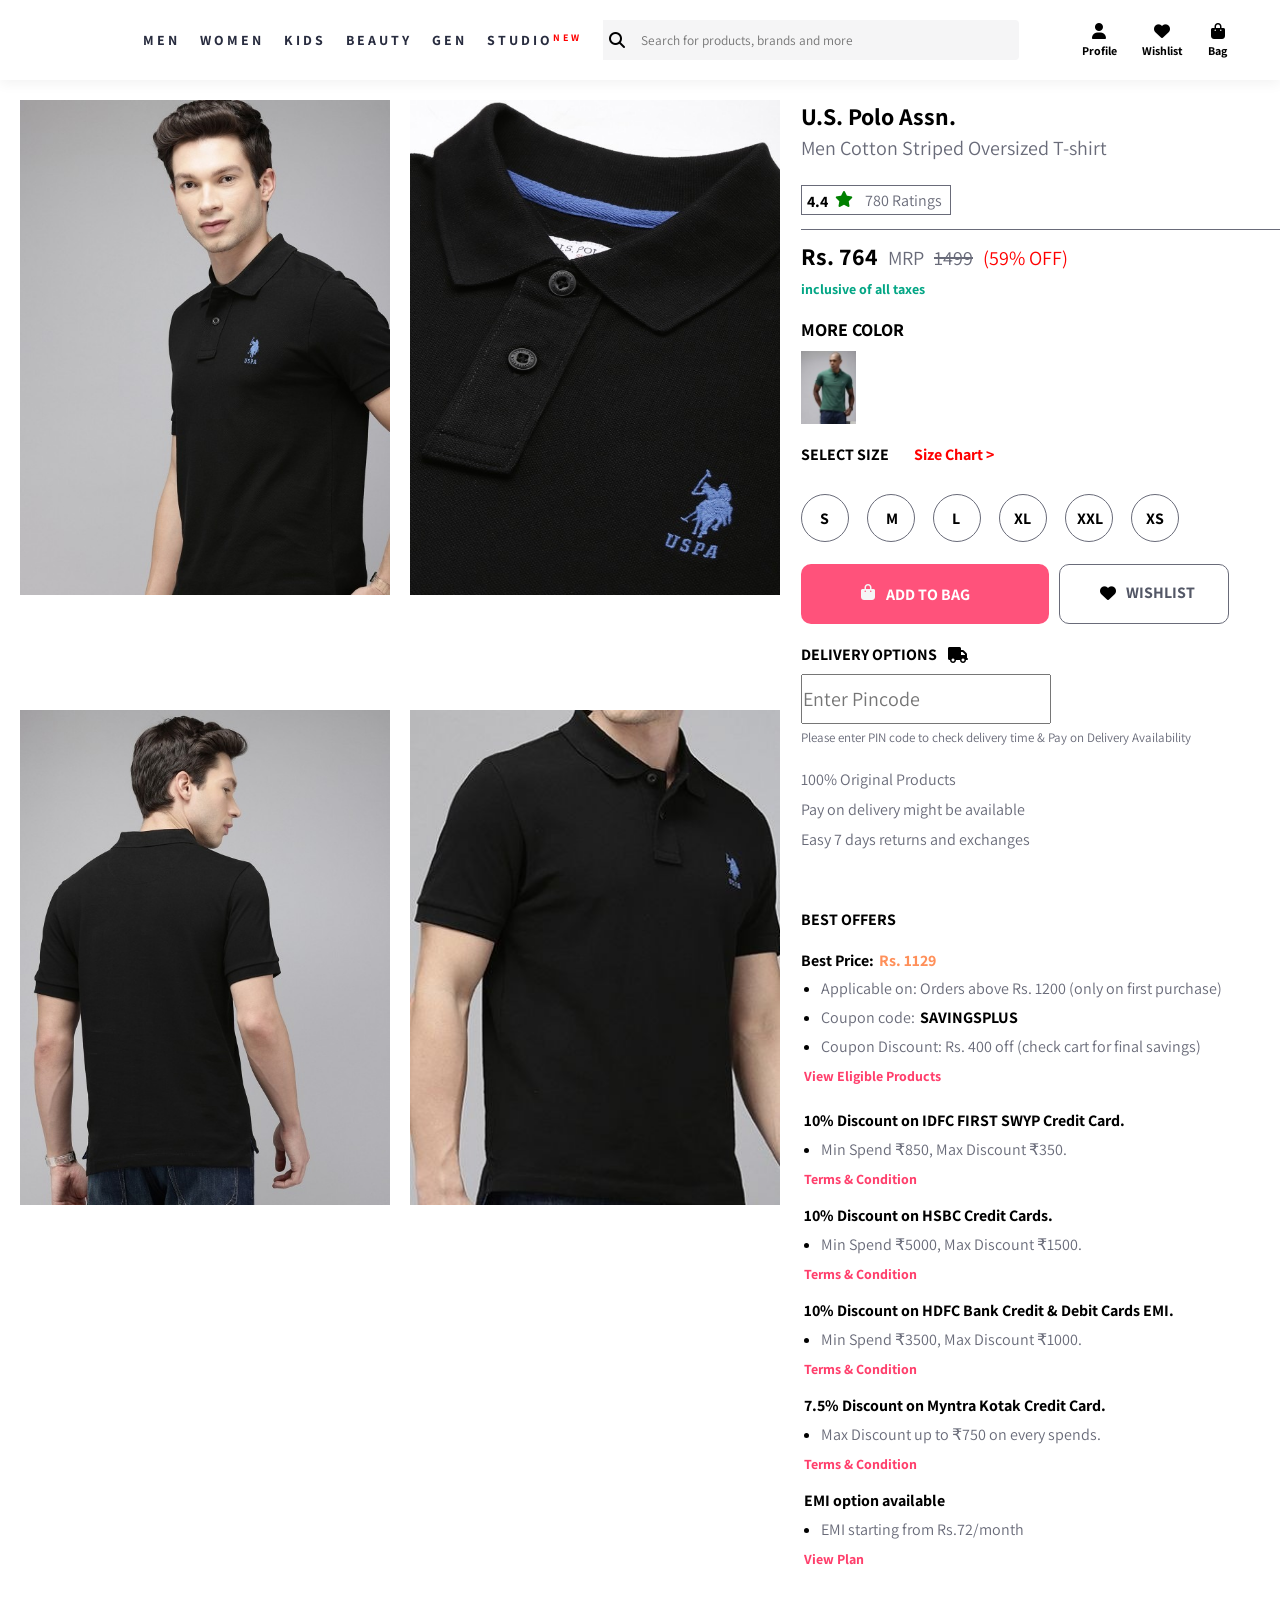
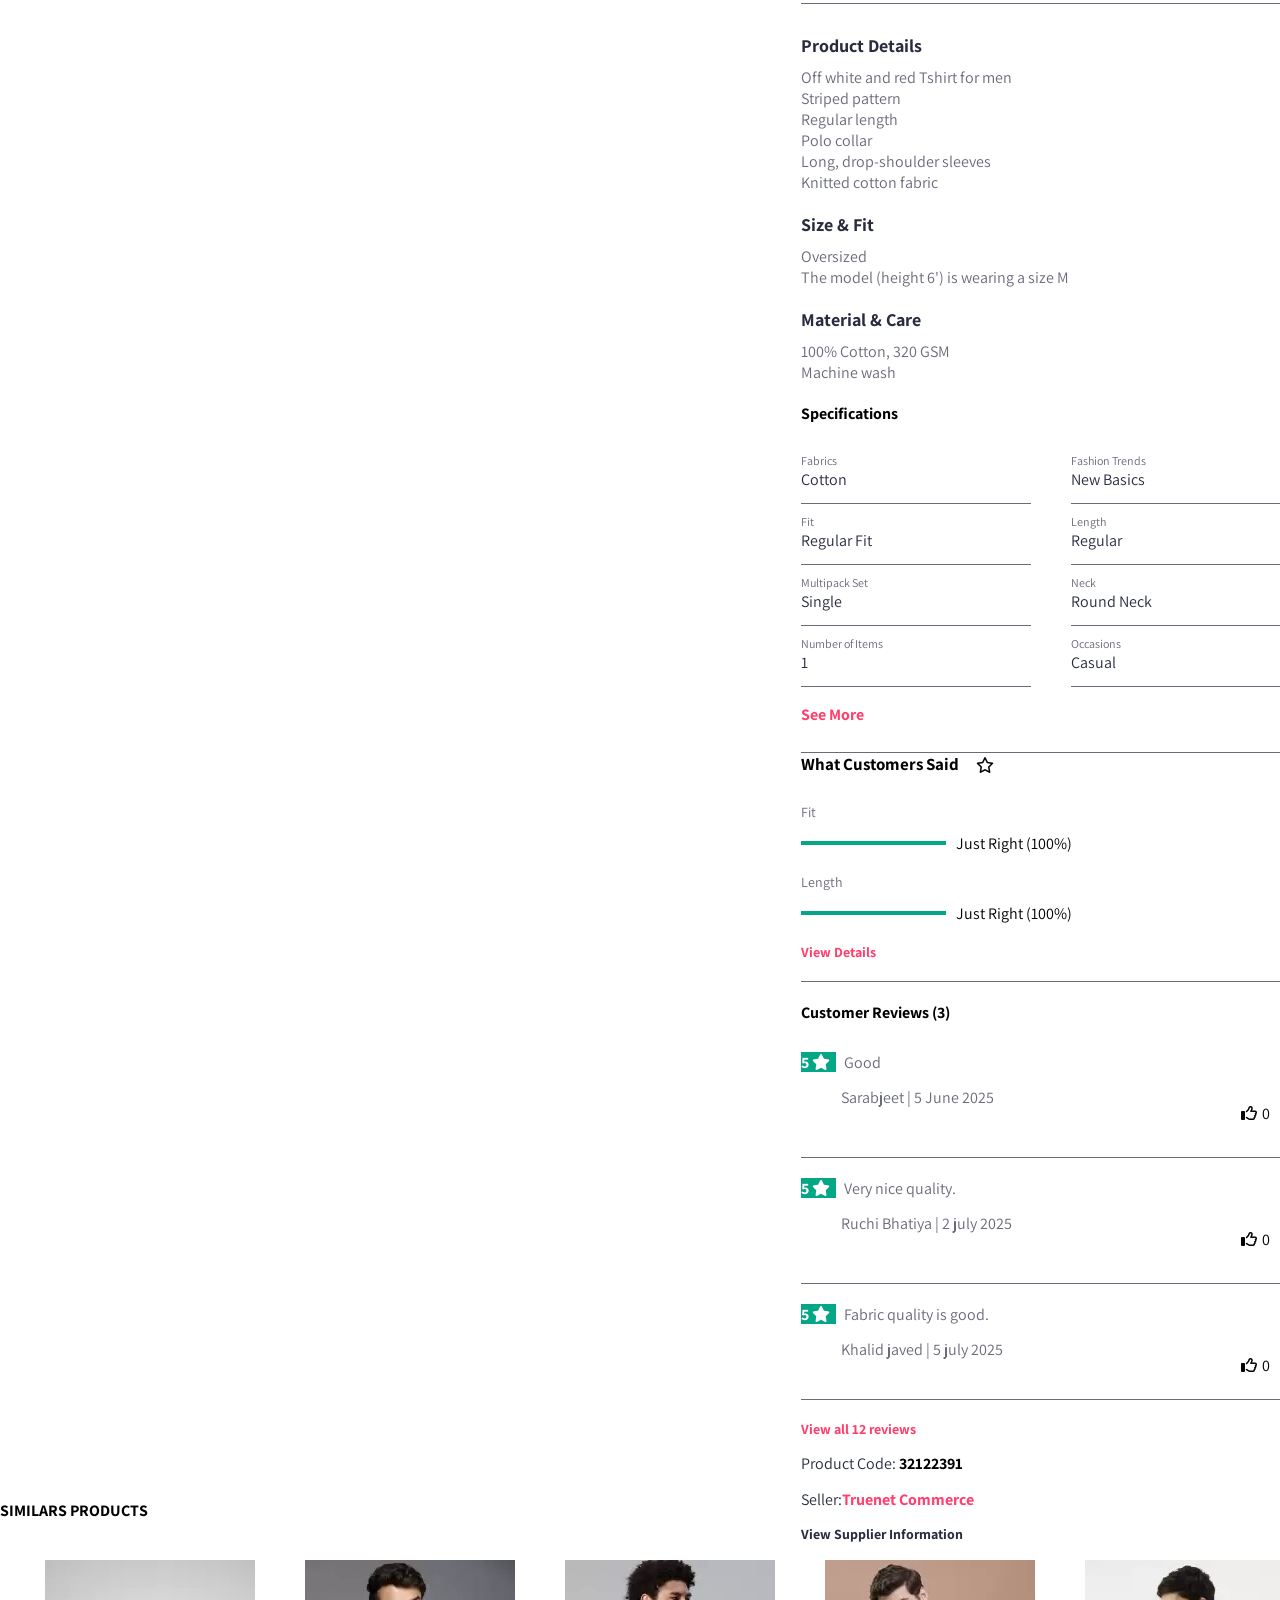
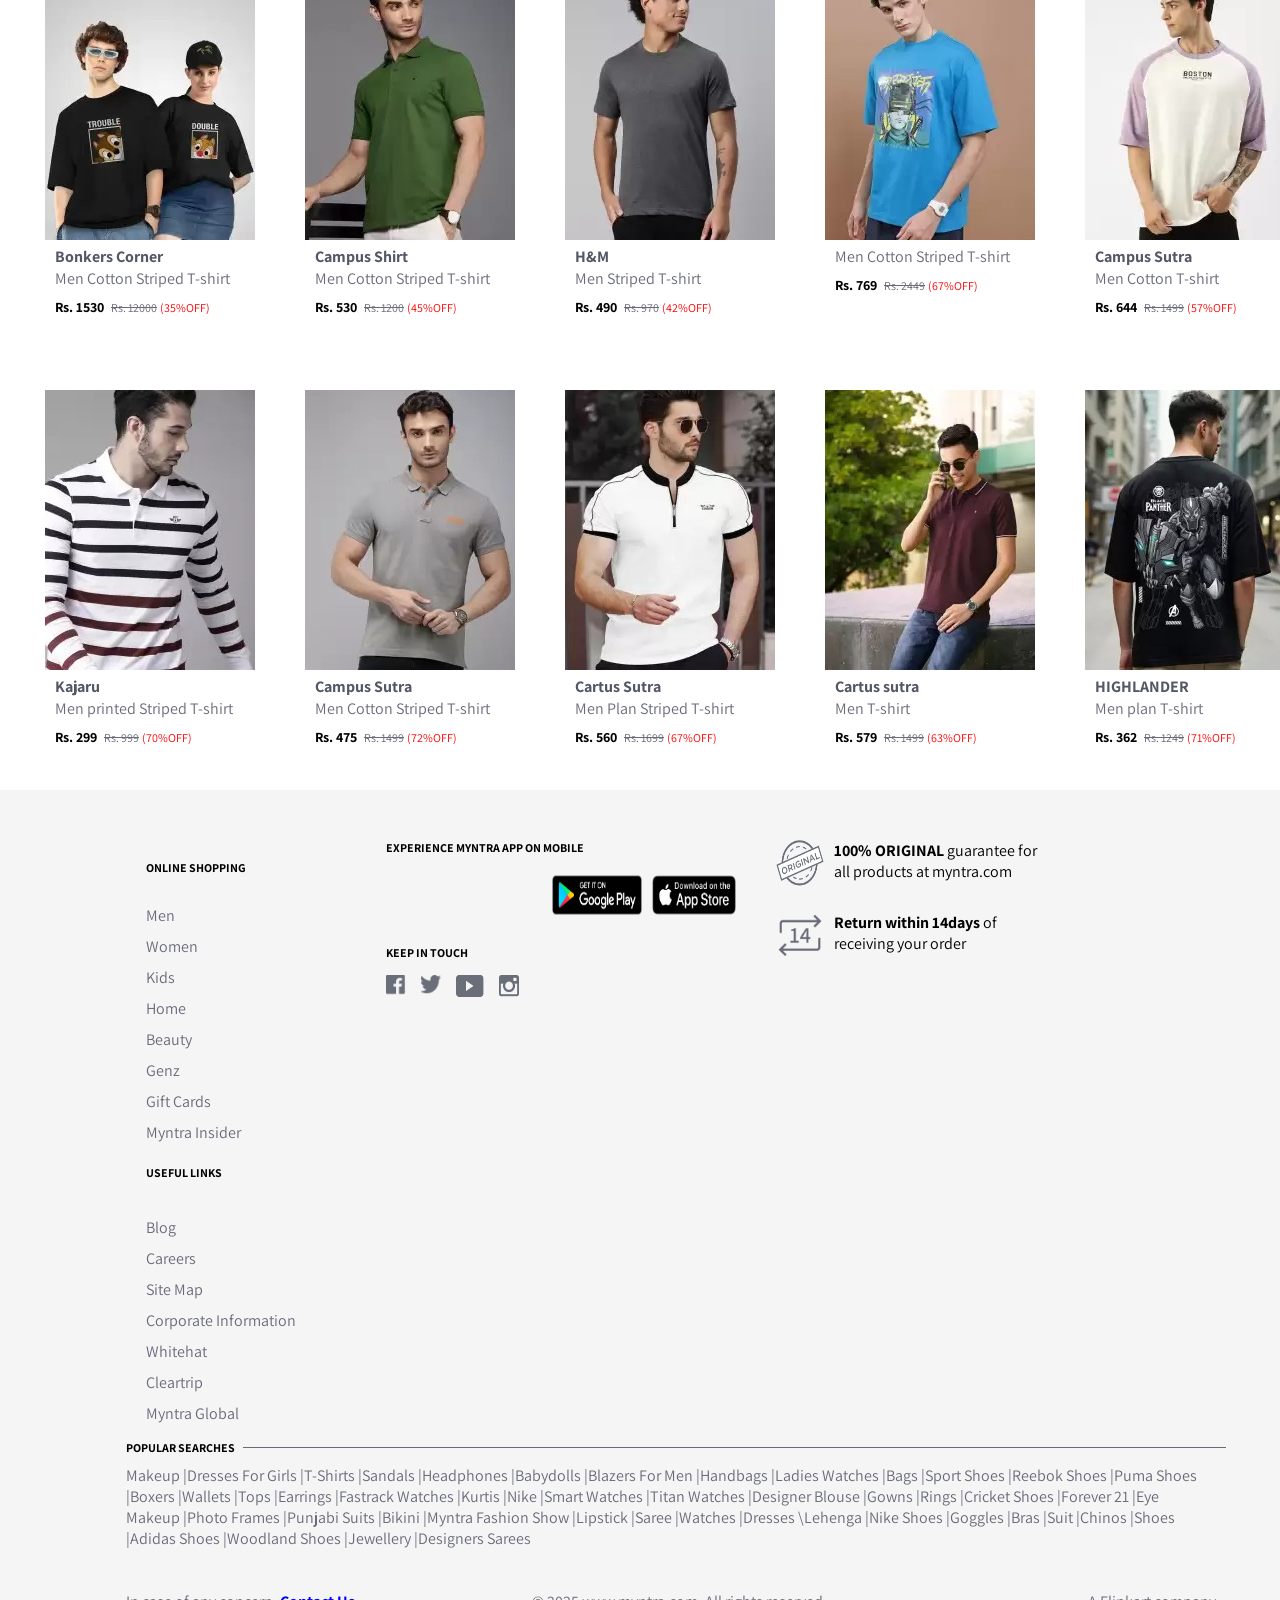
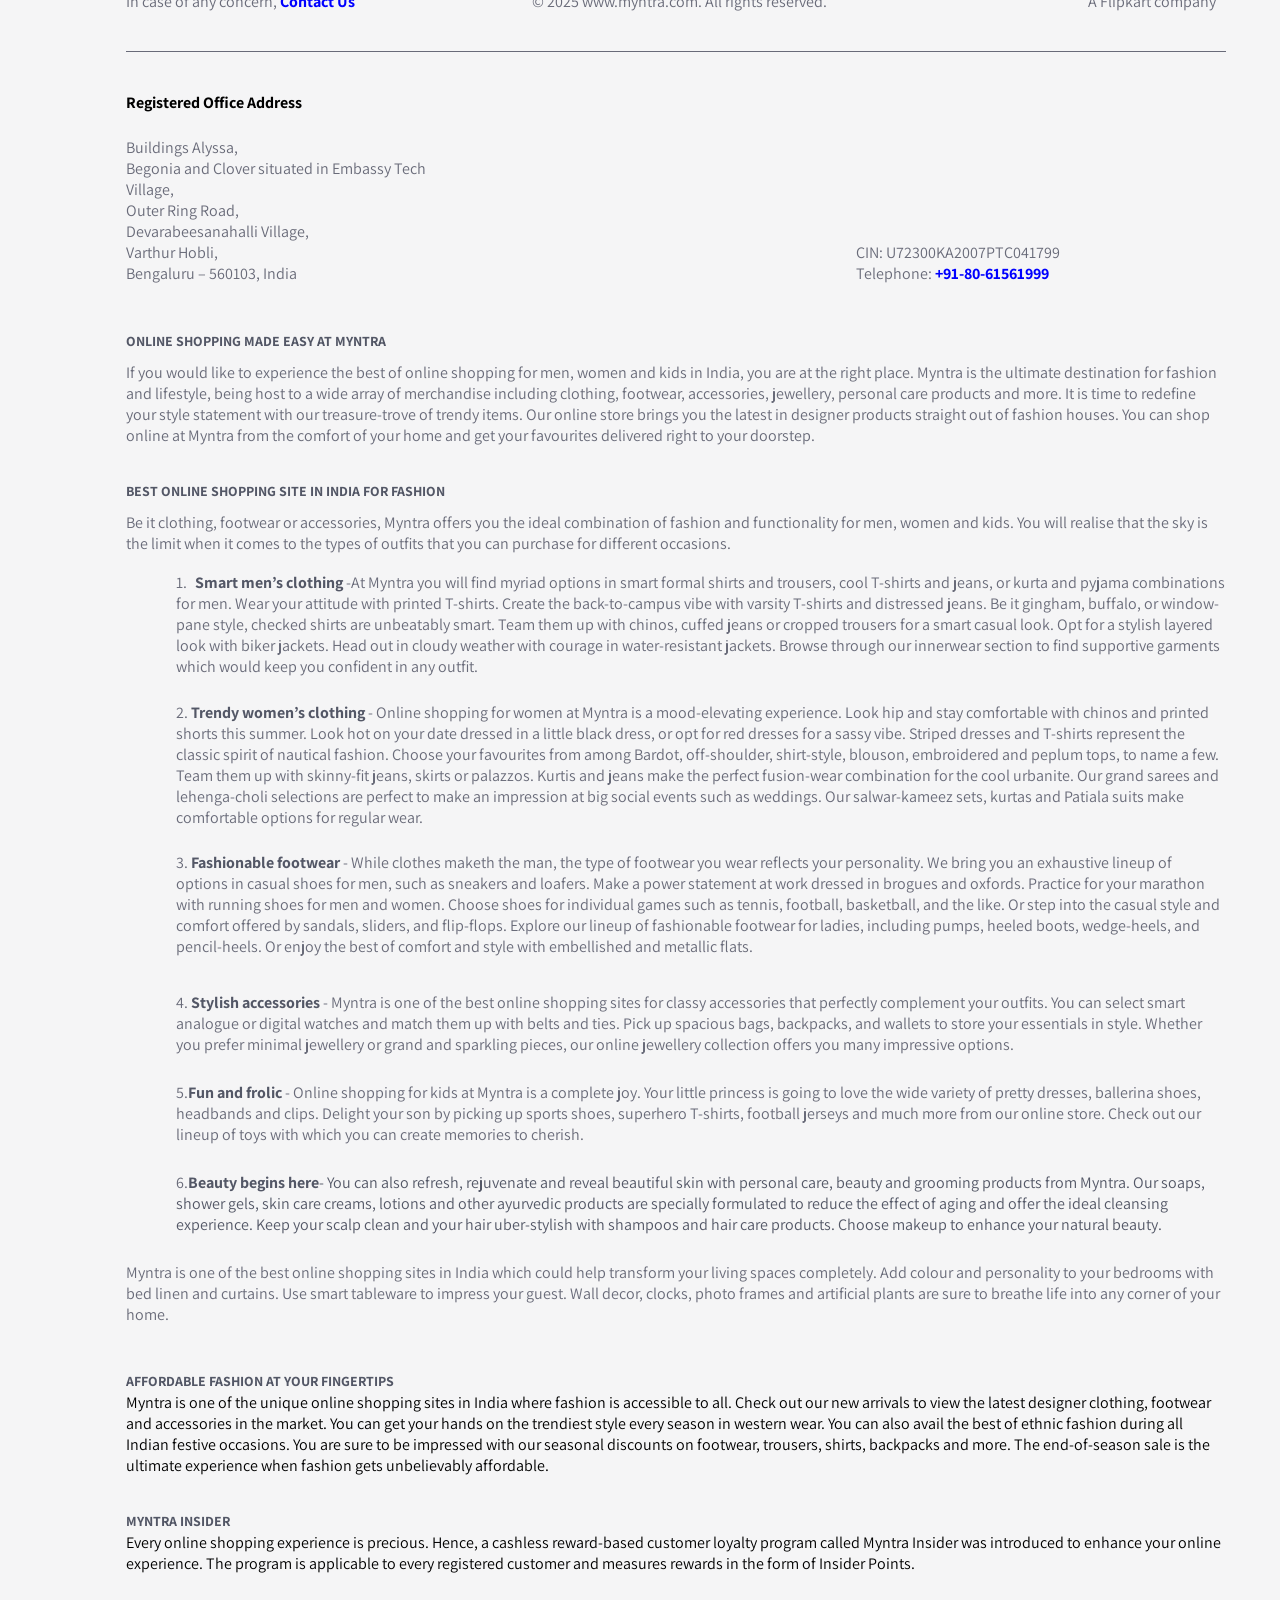
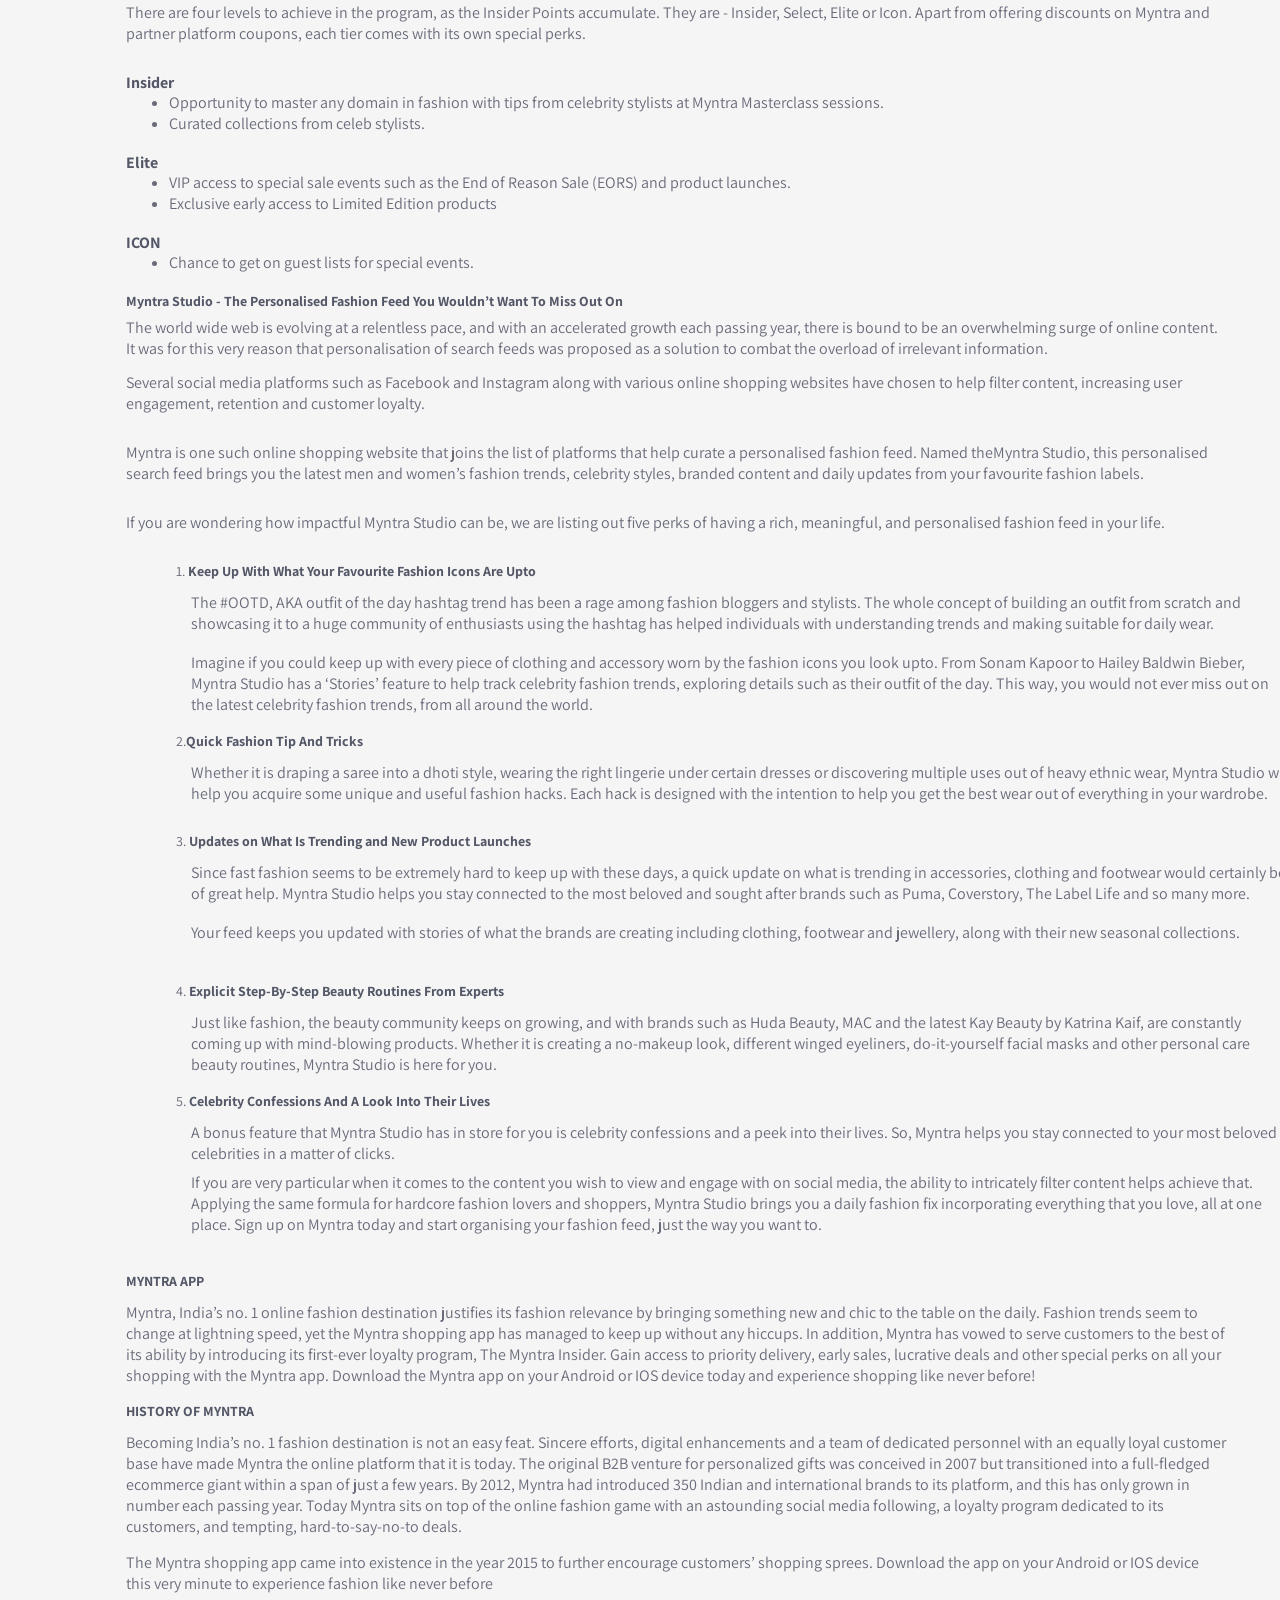
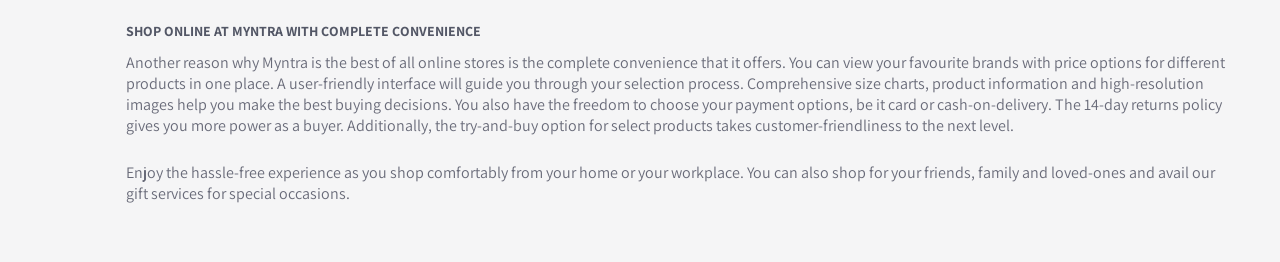
<file: t-shirt-6.html>
<html>
<head>
    <title>Document</title>
    <link rel="stylesheet" href="css/style.css">
    <link rel="stylesheet" href="https://cdnjs.cloudflare.com/ajax/libs/font-awesome/6.7.2/css/all.min.css"  />
</head>
<body>
      <header>
        <div class="container">
            <div class="logo"></div>
            <nav>
                <ul>
                    <li><a href="t-shirt.html">MEN</a></li>
                    <li><a href="">WOMEN</a></li>
                    <li><a href="">KIDS</a></li>
                    <li><a href="">BEAUTY</a></li>
                    <li><a href="">GEN</a></li>
                    <li><a href="">STUDIO <span class="new">NEW</span></a></li>
                </ul>
            </nav>
            <div class="input-section">
                <i class="fa-solid fa-magnifying-glass"></i>
                <input type="text" placeholder="Search for products, brands and more">
            </div>
            <div class="profile-section">
                <div class="inner-card">
                    <i class="fa-solid fa-user"></i>
                    <span>Profile</span>
                </div>
                <div class="inner-card">
                     <i class="fa-solid fa-heart"></i>
                    <span>Wishlist</span>
                </div>
                <div class="inner-card">
                    <i class="fa-solid fa-bag-shopping"></i>
                    <span>Bag</span>
                </div>
            </div>
        </div>
    </header>
    <div class="top-gap"></div>
    <div class="top-t-head"><span style="color: #696b79;">Home/Clothing/Men Clothing/Tshirts/</span><strong>Bonkers Corner Tshirts>More by Bonkers Corner</strong></div>
    <div class="photo-review">
        <div class="left-photo">
            <img src="./images/t-shirt1to10/imgi_28_1e7fc710-7a39-4d62-b759-ae9530c9cac41725859402046-US-Polo-Assn-Men-Tshirts-4971725859401607-1.jpg" width="370" height="495" alt="">
            <img src="./images/t-shirt1to10/imgi_29_019cff83-e6a5-4862-b3fb-51a41064abbf1725859402032-US-Polo-Assn-Men-Tshirts-4971725859401607-2.jpg" width="370" height="495" alt="">
            <img src="./images/t-shirt1to10/imgi_31_8575e941-c575-47b3-b3d7-edeb8e1ebad31725859401996-US-Polo-Assn-Men-Tshirts-4971725859401607-4.jpg" width="370" height="495" alt="">
            <img src="./images/t-shirt1to10/imgi_12_1d0c6fc5-b250-4a02-8af1-fdf0b4b62d651725859401980-US-Polo-Assn-Men-Tshirts-4971725859401607-5.jpg" width="370" height="495" alt="">
            
            
        </div>
        <div class="right-review">
            <div class="right-content">
                <div class="t-shirt-name">
                    <div class="top-name"><strong>U.S. Polo Assn.</strong></div>
                    <div class="middle-name">Men Cotton Striped Oversized T-shirt</div>
                    <div class="down-rating" style="display: flex;  width: 150px;
    height: 30px;
    border: 1px black solid;
    border-color: #696b79;
    margin-top: 20px;
    padding-left: 5px;"><span style=" border-color: #696b79; display: flex;">
                        <div class="rating" style=" margin-top: 5px;"><strong>4.4</strong></div>
                        <div class="class1" style="width: 20px; height: 20px; margin-left: 7px; margin-top: 5px;">
                            <i class="fa-solid fa-star" style="color: green;"></i>
                        </div>
                        <div class="border10" style=" height: 20px; border-color: #696b79; margin-left: 6px; margin-top: 4px;"></div>
                        <div class="rating1" style="margin-left: 4px; margin-top: 4px;"><span style="color: #696b79;">780 Ratings</span></div>
                        
                    </div>
                        
                </div>
                <div class="border4"></div>
                <div class="price-box"><strong style="font-size: 24px;">Rs. 764</strong><span style="color: #696b79; font-size: 20px; padding-left: 10px;">MRP</span><span style="text-decoration: line-through; padding-left: 10px; color: #696b79; font-size: 20px;">1499</span><span style="color: red; font-size: 20px; padding-left: 10px;">(59% OFF)</span></div>
                <div class="iclusive" style="color: #03a685; font-size: 14px;"><strong>inclusive of all taxes</strong></div>
                <div class="more-color" style="padding-top: 20px; font-size: 18px;"><strong>MORE COLOR</strong></div>
                <div class="pic" style="padding-top: 10px;">
                    <img src="./images/t-shirt1to10/imgi_9_c8d860f8-4692-4a2b-991d-c6fb4f1b70a51725252837005-US-Polo-Assn-Men-Tshirts-6101725252836566-1.jpg" width="55" height="73" alt="">
                </div>
                <div class="select-size"><strong style="font-size: 16px;">SELECT SIZE</strong><span style="color: red; font-size: 16px; padding-left: 25px; font-weight: 700;">Size Chart ></span></div>
                <div class="size">
                    <div class="radius1"><strong>S</strong></div>
                    <div class="radius2"><strong>M</strong></div>
                    <div class="radius3"><strong>L</strong></div>
                    <div class="radius4"><strong>XL</strong></div>
                    <div class="radius5"><strong>XXL</strong></div>
                    <div class="radius6"><strong>XS</strong></div>
                </div>
                <div class="add-wish">
                  <div class="add">
                    <div class="shop1" style="width: 20px; height: 20px;  margin-top: 20px; margin-left: 60px;">
                        <i class="fa-solid fa-bag-shopping"></i>
                    </div>
                    <div class="add-to-bag" style="margin-top: 20px; margin-left: 5px;"><strong style="color: white;">ADD TO BAG</strong></div>
                  </div>
                  <div class="wish">
                    <i class="fa-solid fa-heart" style="margin-top: 20px; margin-left: 40px; "></i>
                    <div class="wishlist-w" style=" margin-left: 10px; margin-top: 17px;"><strong style="color: #535766;">WISHLIST</strong></div>
                
                  </div>
                </div>
                <div class="delivery">
                    <div class="delivery-head" style="width: 147px; height: 30px;"><strong>DELIVERY OPTIONS</strong></div>
                    <div class="d" style="width: 20px; height: 20px;  margin-top: 3px;">
                        <i class="fa-solid fa-truck"></i>
                    </div>
                </div>
                <div class="enter-pincode">
                    <input style="width: 250px; height: 50px; font-size: 20px;" type="text" placeholder="Enter Pincode">
                </div>
                
                <div class="pincode-text">Please enter PIN code to check delivery time & Pay on Delivery Availability</div>
                <div class="cod">
                    <div class="cod1">100% Original Products</div>
                    <div class="cod2">Pay on delivery might be available</div>
                    <div class="cod3">Easy 7 days returns and exchanges</div>
                </div>
                <div class="best-offer"><strong style="font-size: 16px;">BEST OFFERS</strong></div>
                <div class="best-prize">
                    <div class="best-prize-head"><strong>Best Price:</strong><span style="color: #ff905a; padding-left: 5px;"><strong>Rs. 1129</strong></span></div>
                    <ul>
                        <li style=" list-style: disc; margin-left: 20px; margin-top: 8px;"><span style="color: #696b79;">Applicable on: Orders above Rs. 1200 (only on first purchase)</span></li>
                        <li style=" list-style: disc; margin-left: 20px; margin-top: 8px;"><span style="color: #696b79;">Coupon code:</span><strong style="padding-left: 5px;">SAVINGSPLUS</strong></li>
                        <li style=" list-style: disc; margin-left: 20px; margin-top: 8px;"><span style="color: #696b79;">Coupon Discount: Rs. 400 off (check cart for final savings)</span></li>
                        <div class="eligible" style="color: #ff3f6c; font-size: 14px; margin-top: 10px; padding-left: 3px;"><strong>View Eligible Products</strong></div>
                    </ul>
                </div>
                <div class="10-discount" style="margin-top: 10px; padding-left: 3px;"><strong>10% Discount on IDFC FIRST SWYP Credit Card.</strong></div>
                <ul>
                    <li style=" list-style: disc; margin-left: 20px; margin-top: 8px;"><span style="color: #696b79;">Min Spend ₹850, Max Discount ₹350.</span></li>
                    <div class="term" style="color: #ff3f6c; font-size: 14px; margin-top: 10px; padding-left: 3px;"><strong>Terms & Condition</strong></div>
                </ul>
                 <div class="10-discount" style="margin-top: 17px; padding-left: 3px;"><strong>10% Discount on HSBC Credit Cards.</strong></div>
                <ul>
                    <li style=" list-style: disc; margin-left: 20px; margin-top: 8px;"><span style="color: #696b79;">Min Spend ₹5000, Max Discount ₹1500.</span></li>
                    <div class="term" style="color: #ff3f6c; font-size: 14px; margin-top: 10px; padding-left: 3px;"><strong>Terms & Condition</strong></div>
                </ul>
                 <div class="10-discount" style="margin-top: 17px; padding-left: 3px;"><strong>10% Discount on HDFC Bank Credit & Debit Cards EMI.</strong></div>
                <ul>
                    <li style=" list-style: disc; margin-left: 20px; margin-top: 8px;"><span style="color: #696b79;">Min Spend ₹3500, Max Discount ₹1000.</span></li>
                    <div class="term" style="color: #ff3f6c; font-size: 14px; margin-top: 10px; padding-left: 3px;"><strong>Terms & Condition</strong></div>
                </ul>
                 <div class="10-discount" style="margin-top: 17px; padding-left: 3px;"><strong>7.5% Discount on Myntra Kotak Credit Card.</strong></div>
                <ul>
                    <li style=" list-style: disc; margin-left: 20px; margin-top: 8px;"><span style="color: #696b79;">Max Discount up to ₹750 on every spends.</span></li>
                    <div class="term" style="color: #ff3f6c; font-size: 14px; margin-top: 10px; padding-left: 3px;"><strong>Terms & Condition</strong></div>
                </ul>
                 <div class="10-discount" style="margin-top: 17px; padding-left: 3px;"><strong>EMI option available</strong></div>
                <ul>
                    <li style=" list-style: disc; margin-left: 20px; margin-top: 8px;"><span style="color: #696b79;">EMI starting from Rs.72/month</span></li>
                    <div class="term" style="color: #ff3f6c; font-size: 14px; margin-top: 10px; padding-left: 3px;"><strong>View Plan</strong></div>
                </ul>
                <div class="border6" style="border-bottom: 1px black solid; border-color: #696b79; margin-top: 35px;"></div>
                <div class="product-details" style="margin-top: 30px; "><strong style="color: #282c3f; font-size: 18px;">Product Details</strong></div>
                <div class="product-text" style="color: #696b79; margin-top: 10px;">Off white and red Tshirt for men <br>
Striped pattern <br>
Regular length <br>
Polo collar <br>
Long, drop-shoulder sleeves <br>
Knitted cotton fabric</div>
              <div class="size-fit" style="margin-top: 20px; "><strong style="color: #282c3f; font-size: 18px;">Size & Fit</strong></div>
            <div class="size-text" style="color: #696b79; margin-top: 10px;">Oversized <br>
The model (height 6') is wearing a size M</div>
            <div class="size-fit" style="margin-top: 20px; "><strong style="color: #282c3f; font-size: 18px;">Material & Care</strong></div>
            <div class="size-text" style="color: #696b79; margin-top: 10px;">100% Cotton, 320 GSM <br>Machine wash</div>
            <div class="specifi"><strong>Specifications</strong></div>
            <div class="s-left-right">
                <div class="left-s">
                    <div class="text1">
                        <div class="text-head">Fabrics</div>
                        <div class="text-content">Cotton</div>
                    </div>
                    <div class="border7" style="border-bottom: 1px black solid; border-color: #696b79;"></div>
                    <div class="text1" style="margin-top: 10px;">
                        <div class="text-head">Fit</div>
                        <div class="text-content">Regular Fit</div>
                    </div>
                    <div class="border7" style="border-bottom: 1px black solid; border-color: #696b79;"></div>
                     <div class="text1" style="margin-top: 10px;">
                        <div class="text-head">Multipack Set</div>
                        <div class="text-content">Single</div>
                    </div>
                    <div class="border7" style="border-bottom: 1px black solid; border-color: #696b79;"></div>
                     <div class="text1" style="margin-top: 10px;">
                        <div class="text-head">Number of Items</div>
                        <div class="text-content">1</div>
                    </div>
                    <div class="border7" style="border-bottom: 1px black solid; border-color: #696b79;"></div>
                    <div class="see-more" style="color: #ff3f6c;  margin-top: 17px;"><strong>See More</strong></div>
                </div>
                <div class="right-s">
                        <div class="text1">
                        <div class="text-head">Fashion Trends</div>
                        <div class="text-content">New Basics</div>
                    </div>
                    <div class="border7" style="border-bottom: 1px black solid; border-color: #696b79;"></div>
                    <div class="text1" style="margin-top: 10px;">
                        <div class="text-head">Length</div>
                        <div class="text-content">Regular</div>
                    </div>
                    <div class="border7" style="border-bottom: 1px black solid; border-color: #696b79;"></div>
                     <div class="text1" style="margin-top: 10px;">
                        <div class="text-head">Neck</div>
                        <div class="text-content">Round Neck</div>
                    </div>
                    <div class="border7" style="border-bottom: 1px black solid; border-color: #696b79;"></div>
                     <div class="text1" style="margin-top: 10px;">
                        <div class="text-head">Occasions</div>
                        <div class="text-content">Casual</div>
                    </div>
                    <div class="border7" style="border-bottom: 1px black solid; border-color: #696b79;"></div>
                </div>
                </div>
                                
                 <div class="rating3">
                    <div class="rating3-head"><strong>What Customers Said</strong></div>
                    <div class="star">
                        <i class="fa-regular fa-star"></i>
                    </div>
                   
                 </div>
                  <div class="fit" style="width: 70px; height: 30px;font-size: 14px; margin-top: 20px; color: #696b79;">Fit</div>
                  <div class="fit-l" style="width: 300px; height: 20px; display: flex;">
                    <div class="fit-l-2" style="width: 300px; height: 4px; background-color: #03a685; margin-top: 8px;"></div>
                    <div class="fit-l-text" style="width: 300px; height: 20px; margin-left: 10px;">Just Right (100%)</div>
                  </div>
                   <div class="fit" style="width: 70px; height: 30px; font-size: 14px; margin-top: 20px; color: #696b79;">Length</div>
                  <div class="fit-l" style="width: 300px; height: 20px; display: flex;">
                    <div class="fit-l-2" style="width: 300px; height: 4px; background-color: #03a685; margin-top: 8px;"></div>
                    <div class="fit-l-text" style="width: 300px; height: 20px;  margin-left: 10px;">Just Right (100%)</div>
                  </div>
                  <div class="view-d" style="color: #ff3f6c; margin-top: 20px; font-size: 14px;"><strong>View Details</strong></div>
                  <div class="border12" style="width: 500px; margin-top: 20px; border-bottom: 1px black solid; border-color: #696b79;"></div>
                  <div class="cust" style="width: 300px; height: 50px;  margin-top: 20px;">
                    <div class="cust-h" style="width: 200px; height: 30px;"><strong>Customer Reviews (3)</strong></div>
                  </div>
                  <div class="g" style="width: 300px; height: 25px;  display: flex;">
                    <div class="g1" style="width: 35px; height: 20px; background-color: #03a685; color: white;"><strong>5</strong>
                    <i class="fa-solid fa-star" style="color: white;"></i></div>
                    <div class="g2" style="width: 200px; height: 30px; margin-left: 8px; color: #696b79;">Good</div>
                  </div>
                  <div class="name" style="width: 530px; height: 50px; margin-top: 10px; display: flex;">
                    <div class="n1" style="width: 300px; height: 30px;  color: #696b79; padding-left: 40px;">Sarabjeet | 5 June 2025</div>
                    <div class="like" style="width: 15px; height: 15px;  margin-left: 140px; margin-top: 18px;">
                        <i class="fa-regular fa-thumbs-up"><span style="margin-left: 5px;">0</span></i>
                    </div>

                  </div>
                  <div class="border13" style="width: 500px; margin-top: 20px; border-bottom: 1px black solid; border-color: #696b79;"></div>
                   <div class="g" style="width: 300px; height: 25px;  display: flex; margin-top: 20px;">
                    <div class="g1" style="width: 35px; height: 20px; background-color: #03a685; color: white;"><strong>5</strong>
                    <i class="fa-solid fa-star" style="color: white;"></i></div>
                    <div class="g2" style="width: 200px; height: 30px; margin-left: 8px; color: #696b79;">Very nice quality.</div>
                  </div>
                  <div class="name" style="width: 530px; height: 50px; margin-top: 10px; display: flex;">
                    <div class="n1" style="width: 300px; height: 30px;  color: #696b79; padding-left: 40px;">Ruchi Bhatiya | 2 july 2025</div>
                    <div class="like" style="width: 15px; height: 15px;  margin-left: 140px; margin-top: 18px;">
                        <i class="fa-regular fa-thumbs-up"><span style="margin-left: 5px;">0</span></i>
                    </div>
                  </div>
                  <div class="border13" style="width: 500px; margin-top: 20px; border-bottom: 1px black solid; border-color: #696b79;"></div>
                   <div class="g" style="width: 300px; height: 25px;  display: flex; margin-top: 20px;">
                    <div class="g1" style="width: 35px; height: 20px; background-color: #03a685; color: white;"><strong>5</strong>
                    <i class="fa-solid fa-star" style="color: white;"></i></div>
                    <div class="g2" style="width: 200px; height: 30px; margin-left: 8px; color: #696b79;">Fabric quality is good.</div>
                  </div>
                  <div class="name" style="width: 530px; height: 50px; margin-top: 10px; display: flex; ">
                    <div class="n1" style="width: 300px; height: 30px;  color: #696b79; padding-left: 40px;">Khalid javed | 5 july 2025</div>
                    <div class="like" style="width: 15px; height: 15px;  margin-left: 140px; margin-top: 18px;">
                        <i class="fa-regular fa-thumbs-up"><span style="margin-left: 5px;">0</span></i>
                    </div>

                  </div>
                   <div class="border13" style="width: 500px; margin-top: 10px; border-bottom: 1px black solid; border-color: #696b79;"></div>
                   <div class="view-all" style="margin-top: 20px;"><strong style="color: #ff3f6c; font-size: 14px;">View all 12 reviews</strong></div>
                   <div class="code" style="margin-top: 15px;"><span style="font-size: 16px; color: #282c3f;">Product Code: </span><strong>32122391</strong></div>
                   <div class="seller" style="margin-top: 15px;"><span style="font-size: 16px; color: #282c3f;">Seller:</span><strong style="color: #ff3f6c; font-size: 16px;">Truenet Commerce</strong></div>
                   <div class="view-s" style="margin-top: 15px;"><strong style="font-size: 14px; color: rgb(40, 44, 63);">View Supplier Information</strong></div>  
                  </div>
                  <!-- <div class="rating-box"> -->
                        <!-- <div class="left-r" style="display: flex;"> -->
                            <!-- <div class="left-r1" style="width: 50px; height: 50px; border: 1px black solid; font-size: 48px; margin-top: 40px; margin-left: 30px; color: #282c3f;">4.2</div> -->
                            <!-- <div class="star2" style="width: 30px; height: 30px; border: 1px black solid; margin-top: 60px; margin-left: 20px;"> -->
                                <!-- <i class="fa-solid fa-star" style="color: #14958f;"></i> -->
                            <!-- </div> -->
                        <!-- </div> -->
                        <!-- <div class="border-r" style="height: 100px; margin-left: 50px; border: 1px black solid; border-color: #696b79; margin-top: 25px;"></div> -->
                        <!-- <div class="right-r"> -->
                            <!-- <div class="box1" style="width: 200px; height: 20px; border: 1px #14958f solid; margin-top: 25px; display: flex;"> -->
                                <!-- <div class="box-text" style="width: 15px; height: 15px; border: 1px black solid; color: #696b79; font-size: 20px; margin-bottom: 2px;">5</div> -->
                                <!-- <i class="fa-solid fa-star" style="color: grey;" style="margin-top: 5px; width: 100%; height: 100%;"></i> -->
                                <!-- <div class="border-line" style="width: 120px; height: 3px; background-color: grey; margin-top: 8px;"> -->
                                    <!-- <div class="border-l1" style="width: 100px; height: 3px;background-color: #14958f; "></div> -->
                                <!-- </div> -->
                                <!-- <div class="r-t" >14</div> -->
                            <!-- </div> -->
                             <!-- <div class="box1" style="width: 200px; height: 20px; border: 1px #14958f solid; margin-top: 5px; display: flex;"> -->
                                <!-- <div class="box-text" style="width: 15px; height: 15px; border: 1px black solid; color: #696b79; font-size: 20px; margin-bottom: 2px;">5</div> -->
                                <!-- <i class="fa-solid fa-star" style="color: grey;" style="margin-top: 5px; width: 100%; height: 100%;"></i> -->
                                <!-- <div class="border-line" style="width: 120px; height: 3px; background-color: grey; margin-top: 8px;"> -->
                                    <!-- <div class="border-l1" style="width: 100px; height: 3px;background-color: #14958f; "></div> -->
                                <!-- </div> -->
                                <!-- <div class="r-t" >14</div> -->
                            <!-- </div> -->
                        </div>
                    </div>
                    <!-- <div class="r-text" style="width: 200px; height: 15px; border: 1px green solid; padding-left: 30px;">17 Verified Buyers</div> -->
            </div>
                
                
            </div>


            </div>
        </div>
    </div>
     <div class="s-p" style="width: 1350px; height: 40px; margin-left: 27px; margin: auto"><strong>SIMILARS PRODUCTS</strong></div>
      <div class="f-images">
        <div class="f-img">
             <a class="box" href="t-shirt link.html" target="_blank">  
                                <div class="image">
                                        <img src="./images/t-shirt1to10/imgi_98_hw1Z8FKe_20918f8de6fa41d29aaef15a0c4ba48a.jpg" width="100%" height="100%" alt="">
                                </div>
                                <div class="down-box">
                                        <div class="down-heading"><strong style="color: #535766;">Bonkers Corner</strong></div>
                                        <div class="down-text" style="color: #696b79;">Men Cotton Striped  T-shirt</div>
                                        <div class="down-price"><strong style="font-size: 14px;">Rs. 1530</strong><span style="color: #696b79; text-decoration: line-through; margin-left: 7px; font-size: 12px; ">Rs. 12000</span> <span style="color: red; font-size: 12px;">(35%OFF)</span></div> 
                                </div>
                                         <a class="box" href="t-shirt link.html" target="_blank">  
                                <div class="image">
                                        <img src="./images/t-shirt1to10/imgi_99_oVVkv8FP_6072a02fe2f44fdba5b5ec9dce605e6a.jpg" width="100%" height="100%" alt="">
                                </div>
                                
                                <div class="down-box">
                                        <div class="down-heading"><strong style="color: #535766;">Campus Shirt</strong></div>
                                        <div class="down-text" style="color: #696b79;">Men Cotton Striped  T-shirt</div>
                                        <div class="down-price"><strong style="font-size: 14px;">Rs. 530</strong><span style="color: #696b79; text-decoration: line-through; margin-left: 7px; font-size: 12px; ">Rs. 1200</span> <span style="color: red; font-size: 12px;">(45%OFF)</span></div> 
                                                 
                                </div>
                                             <a class="box" href="t-shirt link.html" target="_blank">  
                                <div class="image">
                                        <img src="./images/t-shirt1to10/imgi_95_7a4e30f1-809f-4111-9991-6fd07d8832e21663221355704LevisMenCharcoalGreySolidRoundNeckLoungeT-shirts1.jpg" width="100%" height="100%" alt="">
                                </div>
                                
                                <div class="down-box">
                                        <div class="down-heading"><strong style="color: #535766;">H&M</strong></div>
                                        <div class="down-text" style="color: #696b79;">Men  Striped  T-shirt</div>
                                        <div class="down-price"><strong style="font-size: 14px;">Rs. 490</strong><span style="color: #696b79; text-decoration: line-through; margin-left: 7px; font-size: 12px; ">Rs. 970</span> <span style="color: red; font-size: 12px;">(42%OFF)</span></div> 
                                </div>
                                             <a class="box" href="t-shirt link.html" target="_blank">  
                                <div class="image">
                                        <img src="./images/t-shirt1to10/imgi_80_16297735-6b15-4ad4-9386-fe488744b63c1696005850769HIGHLANDERUnisexBluePrintedAppliqueT-shirt1.jpg" width="100%" height="100%" alt="">

                                        <div class="down-text" style="color: #696b79;">Men Cotton Striped  T-shirt</div>
                                        <div class="down-price"><strong style="font-size: 14px;">Rs. 769</strong><span style="color: #696b79; text-decoration: line-through; margin-left: 7px; font-size: 12px; ">Rs. 2449</span> <span style="color: red; font-size: 12px;">(67%OFF)</span></div> 
                                </div>
                                             <a class="box" href="t-shirt link.html" target="_blank">  
                                <div class="image">
                                        <img src="./images/t-shirt1to10/imgi_83_b227c67c-1c43-4161-87c2-a1807a43f7571677825393422ManiacMenPurpleTypographyPrintedBoxyT-shirt1.jpg" width="100%" height="100%" alt="">
                                </div>
                               
                                <div class="down-box">
                                        <div class="down-heading"><strong style="color: #535766;">Campus Sutra</strong></div>
                                        <div class="down-text" style="color: #696b79;">Men Cotton   T-shirt</div>
                                        <div class="down-price"><strong style="font-size: 14px;">Rs. 644</strong><span style="color: #696b79; text-decoration: line-through; margin-left: 7px; font-size: 12px; ">Rs. 1499</span> <span style="color: red; font-size: 12px;">(57%OFF)</span></div> 
                                </div>
                                             <a class="box" href="t-shirt link.html" target="_blank">  
                                <div class="image">
                                        <img src="./images/t-shirt1to10/imgi_86_36395020-ff4d-44ab-a5e6-3a435d37f66b1615962819189-Roadster-Men-White--Navy-Blue-Striped-Polo-Collar-T-shirt-28-1.jpg" width="100%" height="100%" alt="">
                                </div>
                               
                                <div class="down-box">
                                        <div class="down-heading"><strong style="color: #535766;">Kajaru</strong></div>
                                        <div class="down-text" style="color: #696b79;">Men printed Striped  T-shirt</div>
                                        <div class="down-price"><strong style="font-size: 14px;">Rs. 299</strong><span style="color: #696b79; text-decoration: line-through; margin-left: 7px; font-size: 12px; ">Rs. 999</span> <span style="color: red; font-size: 12px;">(70%OFF)</span></div> 
                                </div>
                                             <a class="box" href="t-shirt link.html" target="_blank">  
                                <div class="image">
                                        <img src="./images/t-shirt1to10/imgi_87_26804933-b9f0-4b80-b600-2f7c949d842f1716961898420-US-Polo-Assn-Denim-Co-Men-Tshirts-8431716961897973-1.jpg" width="100%" height="100%" alt="">
                                </div>

                                <div class="down-box">
                                        <div class="down-heading"><strong style="color: #535766;">Campus Sutra</strong></div>
                                        <div class="down-text" style="color: #696b79;">Men Cotton Striped  T-shirt</div>
                                        <div class="down-price"><strong style="font-size: 14px;">Rs. 475</strong><span style="color: #696b79; text-decoration: line-through; margin-left: 7px; font-size: 12px; ">Rs. 1499</span> <span style="color: red; font-size: 12px;">(72%OFF)</span></div> 
                                </div>
                                             <a class="box" href="t-shirt link.html" target="_blank">  
                                <div class="image">
                                        <img src="./images/t-shirt1to10/imgi_88_YalTZaW7_88a381e960c1425297da4caee1552ea9.jpg" width="100%" height="100%" alt="">
                                </div>
                                
                                <div class="down-box">
                                        <div class="down-heading"><strong style="color: #535766;">Cartus Sutra</strong></div>
                                        <div class="down-text" style="color: #696b79;">Men Plan Striped  T-shirt</div>
                                        <div class="down-price"><strong style="font-size: 14px;">Rs. 560</strong><span style="color: #696b79; text-decoration: line-through; margin-left: 7px; font-size: 12px; ">Rs. 1699</span> <span style="color: red; font-size: 12px;">(67%OFF)</span></div> 
                                </div>
                                             <a class="box" href="t-shirt link.html" target="_blank">  
                                <div class="image">
                                        <img src="./images/t-shirt1to10/imgi_96_8263de83-b3ac-4c3d-85e0-3018678523461703138362260LouisPhilippeJeansPoloCollarSlimFitT-shirt1.jpg" width="100%" height="100%" alt="">
                                </div>
                               
                                <div class="down-box">
                                        <div class="down-heading"><strong style="color: #535766;">Cartus sutra</strong></div>
                                        <div class="down-text" style="color: #696b79;">Men   T-shirt</div>
                                        <div class="down-price"><strong style="font-size: 14px;">Rs. 579</strong><span style="color: #696b79; text-decoration: line-through; margin-left: 7px; font-size: 12px; ">Rs. 1499</span> <span style="color: red; font-size: 12px;">(63%OFF)</span></div> 
                                </div>
                                             <a class="box" href="t-shirt link.html" target="_blank">  
                                <div class="image">
                                        <img src="./images/t-shirt1to10/imgi_97_a6ec6d08-3923-4899-8dd0-2013b95329d21732536591055-Bewakoof-Black-Black-Panther-Printed-Round-Neck-Short-Sleeve-1.jpg" width="100%" height="100%" alt="">
                                </div>
                               
                                <div class="down-box">
                                        <div class="down-heading"><strong style="color: #535766;">HIGHLANDER</strong></div>
                                        <div class="down-text" style="color: #696b79;">Men plan  T-shirt</div>
                                        <div class="down-price"><strong style="font-size: 14px;">Rs. 362</strong><span style="color: #696b79; text-decoration: line-through; margin-left: 7px; font-size: 12px; ">Rs. 1249</span> <span style="color: red; font-size: 12px;">(71%OFF)</span></div> 
                                </div>
                            </div>                   
        </div>
     </div>
          <div class="footer">
        <div class="footer-top">
            <div class="online-shopping">
                <div class="online-head">ONLINE SHOPPING</div>
                <div class="online-list">
                    <div class="list">Men</div>
                    <div class="list">Women</div>
                    <div class="list">Kids</div>
                    <div class="list">Home</div>
                    <div class="list">Beauty</div>
                    <div class="list">Genz</div>
                    <div class="list">Gift Cards</div>
                    <div class="list">Myntra Insider</div>
                </div>
                <div class="usefull">
                    <div class="usefull-head">USEFUL LINKS</div>
                    <div class="usefull-list">
                        <div class="list">Blog</div>
                        <div class="list">Careers</div>
                        <div class="list">Site Map</div>
                        <div class="list">Corporate Information</div>
                        <div class="list">Whitehat</div>
                        <div class="list">Cleartrip</div>
                        <div class="list">Myntra Global</div>
                    </div>
                </div>
            </div>
            <!-- <div class="customer"> -->
                <!-- <div class="customer-head">CUSTOMER POLICIES</div> -->
                <!-- <div class="customer-list"> -->
                    <!-- <div class="c-list">Contact Us</div> -->
                    <!-- <div class="c-list">FAQ</div> -->
                    <!-- <div class="c-list">T&C</div> -->
                    <!-- <div class="c-list">Terms Of Use</div> -->
                    <!-- <div class="c-list">Track Orders</div> -->
                    <!-- <div class="c-list">Shipping</div> -->
                    <!-- <div class="c-list">Cancellation</div> -->
                    <!-- <div class="c-list">Returns</div> -->
                    <!-- <div class="c-list">Privacy Policy</div> -->
                    <!-- <div class="c-list">Grievance Redressal</div> -->
                <!-- </div> -->
            <!-- </div> -->
            <div class="experience">
                <div class="e-header">EXPERIENCE MYNTRA APP ON MOBILE</div>
                <div class="icon">
                    <div class="google-play">
                        <a href="https://play.google.com/store/apps/details?id=com.myntra.android">
                            <img src="./images/t-shirt/imgi_113_80cc455a-92d2-4b5c-a038-7da0d92af33f1539674178924-google_play.png"
                                width="100%" height="100%" alt="">
                        </a>
                    </div>
                    <div class="app-store" style="margin-left: 20px;">
                        <a href="https://itunes.apple.com/in/app/myntra-indias-fashion-store/id907394059">
                            <img src="./images/t-shirt/imgi_114_bc5e11ad-0250-420a-ac71-115a57ca35d51539674178941-apple_store.png"
                                width="100%" height="100%" alt="">
                        </a>
                    </div>
                </div>
                <div class="keep">KEEP IN TOUCH</div>
                <div class="keep-icon">
                    <div class="facebook">
                        <a href="https://www.facebook.com/myntra">
                            <img src="./images/t-shirt/imgi_115_d2bec182-bef5-4fab-ade0-034d21ec82e31574604275433-fb.png"
                                width="100%" height="100%" alt="">
                        </a>
                    </div>
                    <div class="twitter">
                        <a href="https://twitter.com/myntra">
                            <img src="./images/t-shirt/imgi_116_f10bc513-c5a4-490c-9a9c-eb7a3cc8252b1574604275383-twitter.png"
                                width="100%" height="100%" alt="">
                        </a>
                    </div>
                    <div class="youtube">
                        <a href="https://www.youtube.com/user/myntradotcom">
                            <img src="./images/t-shirt/imgi_117_a7e3c86e-566a-44a6-a733-179389dd87111574604275355-yt.png"
                                width="100%" height="100%" alt="">
                        </a>
                    </div>
                    <div class="instagram">
                        <a href="https://www.instagram.com/myntra">
                            <img src="./images/t-shirt/imgi_118_b4fcca19-5fc1-4199-93ca-4cae3210ef7f1574604275408-insta.png"
                                width="100%" height="100%" alt="">
                        </a>
                    </div>
                </div>
            </div>
            <div class="original-return">
                <div class="original">
                    <div class="original-image">
                        <img src="./images/t-shirt/imgi_119_6c3306ca-1efa-4a27-8769-3b69d16948741574602902452-original.png"
                            width="48px" height="50px" alt="">
                    </div>
                    <div class="original-text"> <strong>100% ORIGINAL</strong> guarantee for all products at myntra.com
                    </div>
                </div>
                <div class="return">
                    <div class="return-image">
                        <img src="./images/t-shirt/imgi_120_becb1b16-86cc-4e78-bdc7-7801c17947831684737106127-Return-Window-image.png"
                            width="48px" height="49px" alt="">
                    </div>
                    <div class="return-text"><strong>Return within 14days</strong> of receiving your order</div>
                </div>
            </div>
        </div>
        <div class="popular-search">
            <div class="popular-head">
                <div class="popular-box">POPULAR SEARCHES</div>
                <div class="popular-box2"></div>
            </div>
            <div class="popular-text">Makeup |Dresses For Girls |T-Shirts |Sandals |Headphones |Babydolls |Blazers For
                Men |Handbags |Ladies Watches |Bags |Sport Shoes |Reebok Shoes |Puma Shoes |Boxers |Wallets |Tops
                |Earrings |Fastrack Watches |Kurtis |Nike |Smart Watches |Titan Watches |Designer Blouse |Gowns |Rings
                |Cricket Shoes |Forever 21 |Eye Makeup |Photo Frames |Punjabi Suits |Bikini |Myntra Fashion Show
                |Lipstick |Saree |Watches |Dresses \Lehenga |Nike Shoes |Goggles |Bras |Suit |Chinos |Shoes |Adidas
                Shoes |Woodland Shoes |Jewellery |Designers Sarees</div>
        </div>
        <div class="contact">
            <div class="contact-text-box1">In case of any concern,
                <span style="color: blue; font-weight: 700;">Contact Us</span>
            </div>
            <div class="c-box2">© 2025 www.myntra.com. All rights reserved.</div>
            <div class="c-box3">A Flipkart company</div>
        </div>
        <div class="border1"></div>
        <div class="resister">
            <div class="r-box1">
                <div class="r-top">
                    <div class="r-top-text"> <strong>Registered Office Address</strong></div>
                </div>
                <div class="r-foot">
                    <div class="r-foot-text">Buildings Alyssa, <br>
                        Begonia and Clover situated in Embassy Tech Village, <br>
                        Outer Ring Road, <br>
                        Devarabeesanahalli Village, <br>
                        Varthur Hobli, <br>
                        Bengaluru – 560103, India</div>
                </div>
            </div>
            <div class="r-box2">
                <div class="r-box2-head">
                    <div class="r-box2-text" style="color:  #696b79;">CIN: U72300KA2007PTC041799 <br> Telephone: <span
                            style="color: blue; font-weight: bolder;"> +91-80-61561999</span> </div>
                </div>
            </div>
        </div>
        <div class="border2"></div>
        <div class="footer-p">
            <div class="p1">
                <div class="h1" style="color: #535766;"><strong>ONLINE SHOPPING MADE EASY AT MYNTRA</strong></div>
                <div class="p1-text">If you would like to experience the best of online shopping for men, women and kids
                    in India, you are at the right place. Myntra is the ultimate destination for fashion and lifestyle,
                    being host to a wide array of merchandise including clothing, footwear, accessories, jewellery,
                    personal care products and more. It is time to redefine your style statement with our treasure-trove
                    of trendy items. Our online store brings you the latest in designer products straight out of fashion
                    houses. You can shop online at Myntra from the comfort of your home and get your favourites
                    delivered right to your doorstep.</div>
            </div>
            <div class="p2">
                <div class="h2" style="color: #535766;"><strong>BEST ONLINE SHOPPING SITE IN INDIA FOR FASHION</strong>
                </div>
                <div class="p2-text">Be it clothing, footwear or accessories, Myntra offers you the ideal combination of
                    fashion and functionality for men, women and kids. You will realise that the sky is the limit when
                    it comes to the types of outfits that you can purchase for different occasions.</div>
            </div>
            <div class="p3">
                <div class="h3" style="color: #535766;"> <span style="color: #696b79;">1.</span><strong
                        style="margin-left: 8px;">Smart men’s clothing</strong> <span style="color: #696b79;">-At Myntra
                        you will find myriad options in smart formal shirts and trousers, cool T-shirts and jeans, or
                        kurta and pyjama combinations for men. Wear your attitude with printed T-shirts. Create the
                        back-to-campus vibe with varsity T-shirts and distressed jeans. Be it gingham, buffalo, or
                        window-pane style, checked shirts are unbeatably smart. Team them up with chinos, cuffed jeans
                        or cropped trousers for a smart casual look. Opt for a stylish layered look with biker jackets.
                        Head out in cloudy weather with courage in water-resistant jackets. Browse through our innerwear
                        section to find supportive garments which would keep you confident in any outfit.</span> </div>
            </div>
            <div class="p4">
                <div class="h4" style="color: #535766;"><span style="color: #696b79;">2.</span> <strong>Trendy women’s
                        clothing </strong> <span style="color: #696b79;">- Online shopping for women at Myntra is a
                        mood-elevating experience. Look hip and stay comfortable with chinos and printed shorts this
                        summer. Look hot on your date dressed in a little black dress, or opt for red dresses for a
                        sassy vibe. Striped dresses and T-shirts represent the classic spirit of nautical fashion.
                        Choose your favourites from among Bardot, off-shoulder, shirt-style, blouson, embroidered and
                        peplum tops, to name a few. Team them up with skinny-fit jeans, skirts or palazzos. Kurtis and
                        jeans make the perfect fusion-wear combination for the cool urbanite. Our grand sarees and
                        lehenga-choli selections are perfect to make an impression at big social events such as
                        weddings. Our salwar-kameez sets, kurtas and Patiala suits make comfortable options for regular
                        wear.</span></div>
            </div>
            <div class="p5">
                <div class="h5" style="color: #535766;"><span style="color: #696b79;">3.</span> <strong>Fashionable
                        footwear</strong> <span style="color: #696b79;"> - While clothes maketh the man, the type of
                        footwear you wear reflects your personality. We bring you an exhaustive lineup of options in
                        casual shoes for men, such as sneakers and loafers. Make a power statement at work dressed in
                        brogues and oxfords. Practice for your marathon with running shoes for men and women. Choose
                        shoes for individual games such as tennis, football, basketball, and the like. Or step into the
                        casual style and comfort offered by sandals, sliders, and flip-flops. Explore our lineup of
                        fashionable footwear for ladies, including pumps, heeled boots, wedge-heels, and pencil-heels.
                        Or enjoy the best of comfort and style with embellished and metallic flats.</span></div>
            </div>
            <div class="p6">
                <div class="h6" style="color: #535766;"><span style="color: #696b79;">4.</span> <strong>Stylish
                        accessories</strong> <span style="color: #696b79;"> - Myntra is one of the best online shopping
                        sites for classy accessories that perfectly complement your outfits. You can select smart
                        analogue or digital watches and match them up with belts and ties. Pick up spacious bags,
                        backpacks, and wallets to store your essentials in style. Whether you prefer minimal jewellery
                        or grand and sparkling pieces, our online jewellery collection offers you many impressive
                        options.</span></div>
            </div>
            <div class="p7">
                <div class="h7" style="color: #535766;"><span style="color: #696b79;">5.</span><strong>Fun and frolic
                    </strong> <span style="color: #696b79;"> - Online shopping for kids at Myntra is a complete joy.
                        Your little princess is going to love the wide variety of pretty dresses, ballerina shoes,
                        headbands and clips. Delight your son by picking up sports shoes, superhero T-shirts, football
                        jerseys and much more from our online store. Check out our lineup of toys with which you can
                        create memories to cherish.</span></div>
            </div>
            <div class="p8">
                <div class="h8" style="color: #535766;"><span style="color: #696b79;">6.</span><strong>Beauty begins
                        here</strong><span style="color: #696b79;"></span>- You can also refresh, rejuvenate and reveal
                    beautiful skin with personal care, beauty and grooming products from Myntra. Our soaps, shower gels,
                    skin care creams, lotions and other ayurvedic products are specially formulated to reduce the effect
                    of aging and offer the ideal cleansing experience. Keep your scalp clean and your hair uber-stylish
                    with shampoos and hair care products. Choose makeup to enhance your natural beauty.</div>
            </div>
            <div class="p9">
                <div class="h9">Myntra is one of the best online shopping sites in India which could help transform your
                    living spaces completely. Add colour and personality to your bedrooms with bed linen and curtains.
                    Use smart tableware to impress your guest. Wall decor, clocks, photo frames and artificial plants
                    are sure to breathe life into any corner of your home.</div>
            </div>
            <div class="p10">
                <div class="h10" style="color: #535766;"><strong>AFFORDABLE FASHION AT YOUR FINGERTIPS</strong></div>
                <div class="h10-text">Myntra is one of the unique online shopping sites in India where fashion is
                    accessible to all. Check out our new arrivals to view the latest designer clothing, footwear and
                    accessories in the market. You can get your hands on the trendiest style every season in western
                    wear. You can also avail the best of ethnic fashion during all Indian festive occasions. You are
                    sure to be impressed with our seasonal discounts on footwear, trousers, shirts, backpacks and more.
                    The end-of-season sale is the ultimate experience when fashion gets unbelievably affordable.</div>
            </div>
            <div class="p11">
                <div class="h11" style="color: #535766;"><strong>MYNTRA INSIDER</strong></div>
                <div class="h11-text">Every online shopping experience is precious. Hence, a cashless reward-based
                    customer loyalty program called Myntra Insider was introduced to enhance your online experience. The
                    program is applicable to every registered customer and measures rewards in the form of Insider
                    Points.</div>
            </div>
            <div class="p12">
                <div class="p12-text">There are four levels to achieve in the program, as the Insider Points accumulate.
                    They are - Insider, Select, Elite or Icon. Apart from offering discounts on Myntra and partner
                    platform coupons, each tier comes with its own special perks.</div>
            </div>
            <div class="p13">
                <div class="h13" style="color: #535766;"><strong>Insider</strong></div>
                <ul>
                    <li style="list-style-type: disc; margin-left: 43px; color: #696b79;"><span
                            style="color: #696b79;">Opportunity to master any domain in fashion with tips from celebrity
                            stylists at Myntra Masterclass sessions.</span></li>
                    <li style="list-style-type: disc; margin-left: 43px; color: #696b79;"><span
                            style="color: #696b79;">Curated collections from celeb stylists.</span></li>
                </ul>
            </div>
            <div class="p14">
                <div class="h14" style="color: #535766;"><strong>Elite</strong></div>
                <ul>
                    <li style="list-style-type: disc; margin-left: 43px; color: #696b79;"><span
                            style="color: #696b79;">VIP access to special sale events such as the End of Reason Sale
                            (EORS) and product launches.</span></li>
                    <li style="list-style-type: disc; margin-left: 43px; color: #696b79;"><span
                            style="color: #696b79;">Exclusive early access to Limited Edition products</span></li>
                </ul>
            </div>
            <div class="p15">
                <div class="h15" style="color: #535766;"><strong>ICON</strong></div>
                <ul>
                    <li style="list-style-type: disc; margin-left: 43px; color: #696b79;"><span
                            style="color: #696b79;">Chance to get on guest lists for special events.</span></li>
                </ul>
            </div>
            <div class="p16">
                <div class="h16" style="color: #535766;"><strong>Myntra Studio - The Personalised Fashion Feed You
                        Wouldn’t Want To Miss Out On</strong></div>
                <div class="p16-text" style="color: #696b79;">The world wide web is evolving at a relentless pace, and
                    with an accelerated growth each passing year, there is bound to be an overwhelming surge of online
                    content. It was for this very reason that personalisation of search feeds was proposed as a solution
                    to combat the overload of irrelevant information.</div>
            </div>
            <div class="p17">
                <div class="h17" style="color: #696b79;">Several social media platforms such as Facebook and Instagram
                    along with various online shopping websites have chosen to help filter content, increasing user
                    engagement, retention and customer loyalty.</div>
            </div>
            <div class="p18">
                <div class="h18" style="color: #696b79;">Myntra is one such online shopping website that joins the list
                    of platforms that help curate a personalised fashion feed. Named theMyntra Studio, this personalised
                    search feed brings you the latest men and women’s fashion trends, celebrity styles, branded content
                    and daily updates from your favourite fashion labels.</div>
            </div>
            <div class="p19">
                <div class="h19" style="color: #696b79;">If you are wondering how impactful Myntra Studio can be, we are
                    listing out five perks of having a rich, meaningful, and personalised fashion feed in your life.
                </div>
            </div>
            <div class="p20">
                <div class="h20"> <span style="color: #696b79;">1.</span> <strong style="color: #535766;">Keep Up With
                        What Your Favourite Fashion Icons Are Upto</strong></div>
                <div class="p20-text" style="color: #696b79;">The #OOTD, AKA outfit of the day hashtag trend has been a
                    rage among fashion bloggers and stylists. The whole concept of building an outfit from scratch and
                    showcasing it to a huge community of enthusiasts using the hashtag has helped individuals with
                    understanding trends and making suitable for daily wear.</div>
            </div>
            <div class="p21">
                <div class="h21" style="color: #696b79;">Imagine if you could keep up with every piece of clothing and
                    accessory worn by the fashion icons you look upto. From Sonam Kapoor to Hailey Baldwin Bieber,
                    Myntra Studio has a ‘Stories’ feature to help track celebrity fashion trends, exploring details such
                    as their outfit of the day. This way, you would not ever miss out on the latest celebrity fashion
                    trends, from all around the world.</div>
            </div>
            <div class="p22">
                <div class="h22"><span style="color: #696b79;">2.</span><strong style="color: #535766;">Quick Fashion
                        Tip And Tricks</strong></div>
                <div class="p22-text" style="color: #696b79;">Whether it is draping a saree into a dhoti style, wearing
                    the right lingerie under certain dresses or discovering multiple uses out of heavy ethnic wear,
                    Myntra Studio will help you acquire some unique and useful fashion hacks. Each hack is designed with
                    the intention to help you get the best wear out of everything in your wardrobe.</div>
            </div>
            <div class="p23">
                <div class="h23"><span style="color: #696b79;">3.</span> <strong style="color: #535766;">Updates on What
                        Is Trending and New Product Launches</strong></div>
                <div class="p23-text" style="color: #696b79;">Since fast fashion seems to be extremely hard to keep up
                    with these days, a quick update on what is trending in accessories, clothing and footwear would
                    certainly be of great help. Myntra Studio helps you stay connected to the most beloved and sought
                    after brands such as Puma, Coverstory, The Label Life and so many more.</div>
            </div>
            <div class="p24">
                <div class="h24" style="color: #696b79;">Your feed keeps you updated with stories of what the brands are
                    creating including clothing, footwear and jewellery, along with their new seasonal collections.
                </div>
            </div>
            <div class="p25">
                <div class="h25"><span style="color: #696b79;">4.</span> <strong style="color: #535766;">Explicit
                        Step-By-Step Beauty Routines From Experts</strong></div>
                <div class="p25-text" style="color: #696b79;">Just like fashion, the beauty community keeps on growing,
                    and with brands such as Huda Beauty, MAC and the latest Kay Beauty by Katrina Kaif, are constantly
                    coming up with mind-blowing products. Whether it is creating a no-makeup look, different winged
                    eyeliners, do-it-yourself facial masks and other personal care beauty routines, Myntra Studio is
                    here for you.</div>
            </div>
            <div class="p26">
                <div class="h26"><span style="color: #696b79;">5.</span> <strong style="color: #535766;">Celebrity
                        Confessions And A Look Into Their Lives</strong></div>
                <div class="p26-text" style="color: #696b79;">A bonus feature that Myntra Studio has in store for you is
                    celebrity confessions and a peek into their lives. So, Myntra helps you stay connected to your most
                    beloved celebrities in a matter of clicks.</div>
            </div>
            <div class="p27">
                <div class="h27" style="color: #696b79;">If you are very particular when it comes to the content you
                    wish to view and engage with on social media, the ability to intricately filter content helps
                    achieve that. Applying the same formula for hardcore fashion lovers and shoppers, Myntra Studio
                    brings you a daily fashion fix incorporating everything that you love, all at one place. Sign up on
                    Myntra today and start organising your fashion feed, just the way you want to.</div>
            </div>
            <div class="p28">
                <div class="h28"><strong style="color: #535766;">MYNTRA APP</strong></div>
                <div class="p28-text" style="color: #696b79;">Myntra, India’s no. 1 online fashion destination justifies
                    its fashion relevance by bringing something new and chic to the table on the daily. Fashion trends
                    seem to change at lightning speed, yet the Myntra shopping app has managed to keep up without any
                    hiccups. In addition, Myntra has vowed to serve customers to the best of its ability by introducing
                    its first-ever loyalty program, The Myntra Insider. Gain access to priority delivery, early sales,
                    lucrative deals and other special perks on all your shopping with the Myntra app. Download the
                    Myntra app on your Android or IOS device today and experience shopping like never before!</div>
            </div>
            <div class="p29">
                <div class="h29"><strong style="color: #535766;">HISTORY OF MYNTRA</strong></div>
                <div class="p29-text" style="color: #696b79;">Becoming India’s no. 1 fashion destination is not an easy
                    feat. Sincere efforts, digital enhancements and a team of dedicated personnel with an equally loyal
                    customer base have made Myntra the online platform that it is today. The original B2B venture for
                    personalized gifts was conceived in 2007 but transitioned into a full-fledged ecommerce giant within
                    a span of just a few years. By 2012, Myntra had introduced 350 Indian and international brands to
                    its platform, and this has only grown in number each passing year. Today Myntra sits on top of the
                    online fashion game with an astounding social media following, a loyalty program dedicated to its
                    customers, and tempting, hard-to-say-no-to deals.</div>
            </div>
            <div class="p30">
                <div class="h30" style="color: #696b79;">The Myntra shopping app came into existence in the year 2015 to
                    further encourage customers’ shopping sprees. Download the app on your Android or IOS device this
                    very minute to experience fashion like never before</div>
            </div>
            <div class="p31">
                <div class="h31" style="color: #535766;"><strong>SHOP ONLINE AT MYNTRA WITH COMPLETE
                        CONVENIENCE</strong></div>
                <div class="p31-text" style="color: #696b79;">Another reason why Myntra is the best of all online stores
                    is the complete convenience that it offers. You can view your favourite brands with price options
                    for different products in one place. A user-friendly interface will guide you through your selection
                    process. Comprehensive size charts, product information and high-resolution images help you make the
                    best buying decisions. You also have the freedom to choose your payment options, be it card or
                    cash-on-delivery. The 14-day returns policy gives you more power as a buyer. Additionally, the
                    try-and-buy option for select products takes customer-friendliness to the next level.</div>
            </div>
            <div class="p32">
                <div class="h32" style="color: #696b79;">Enjoy the hassle-free experience as you shop comfortably from
                    your home or your workplace. You can also shop for your friends, family and loved-ones and avail our
                    gift services for special occasions.</div>
            </div>
        </div>
    </div>
        </div>
</body>
</html>
</file>
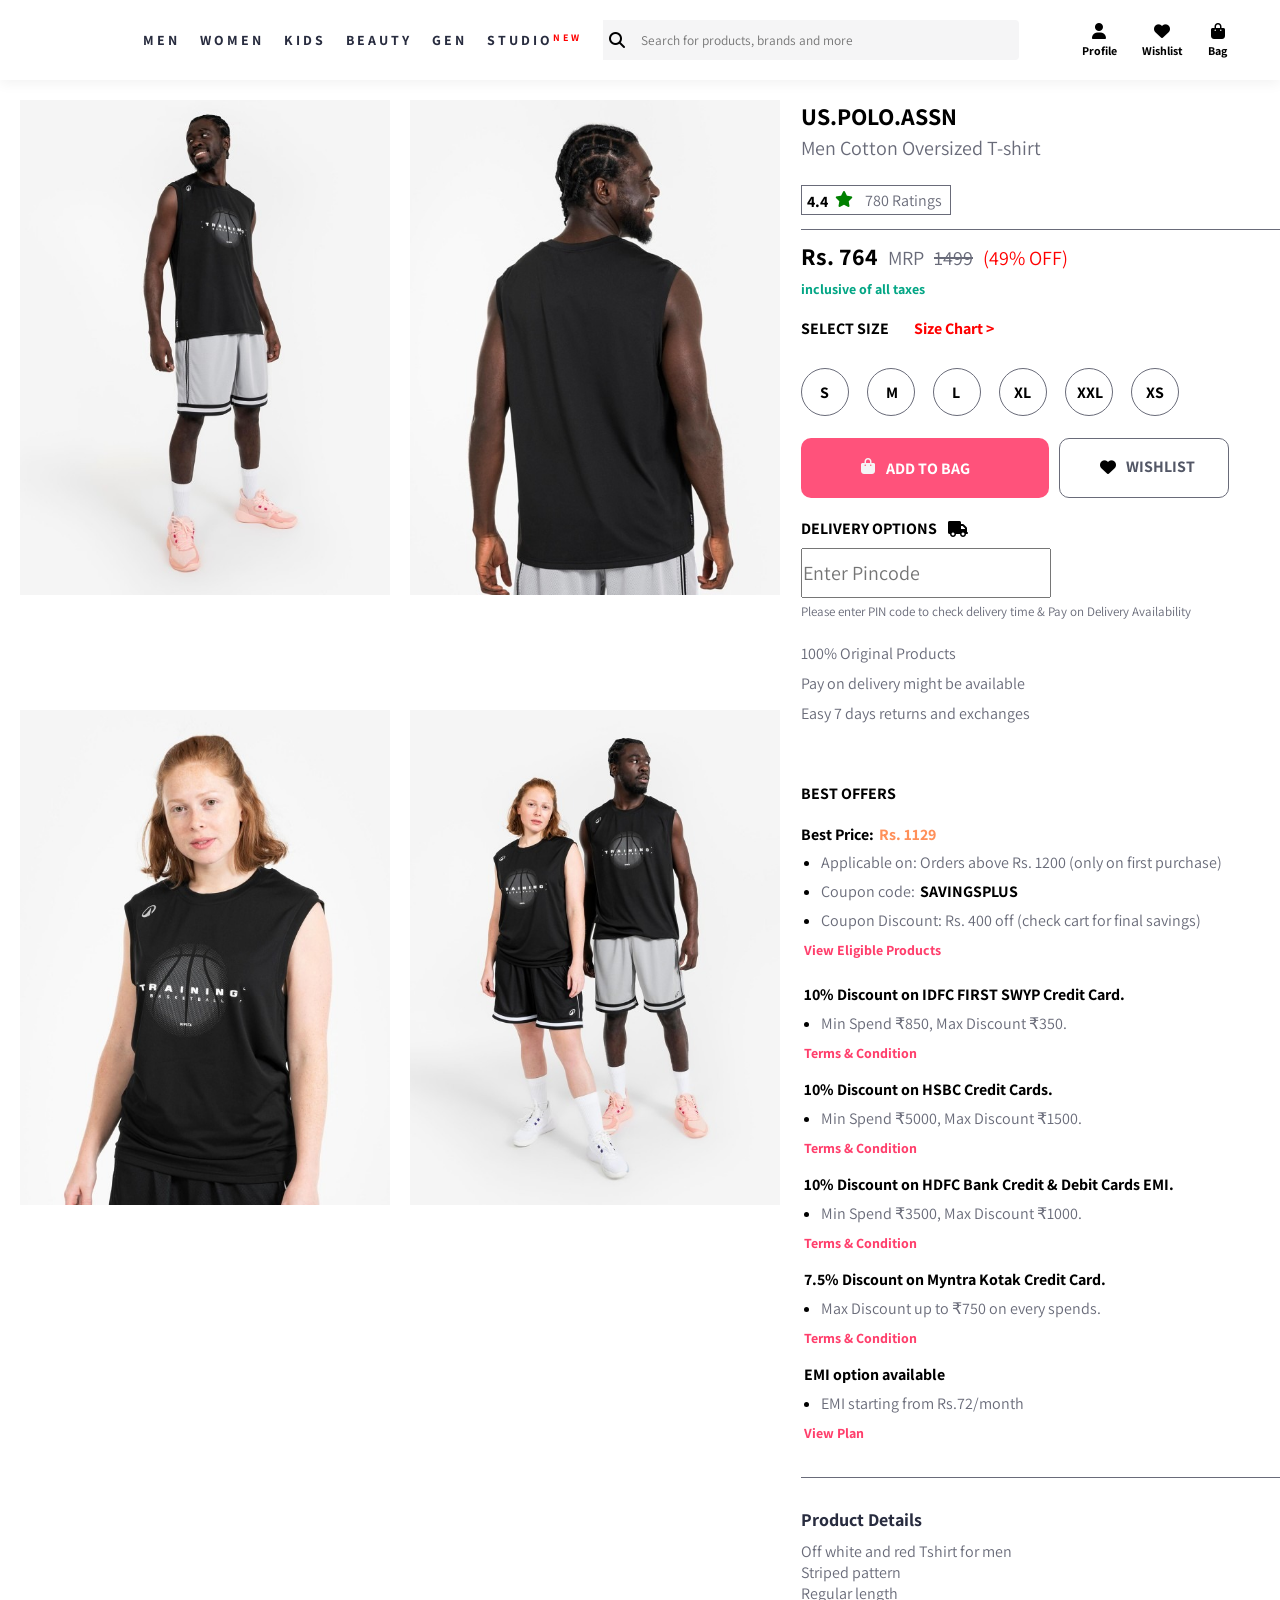
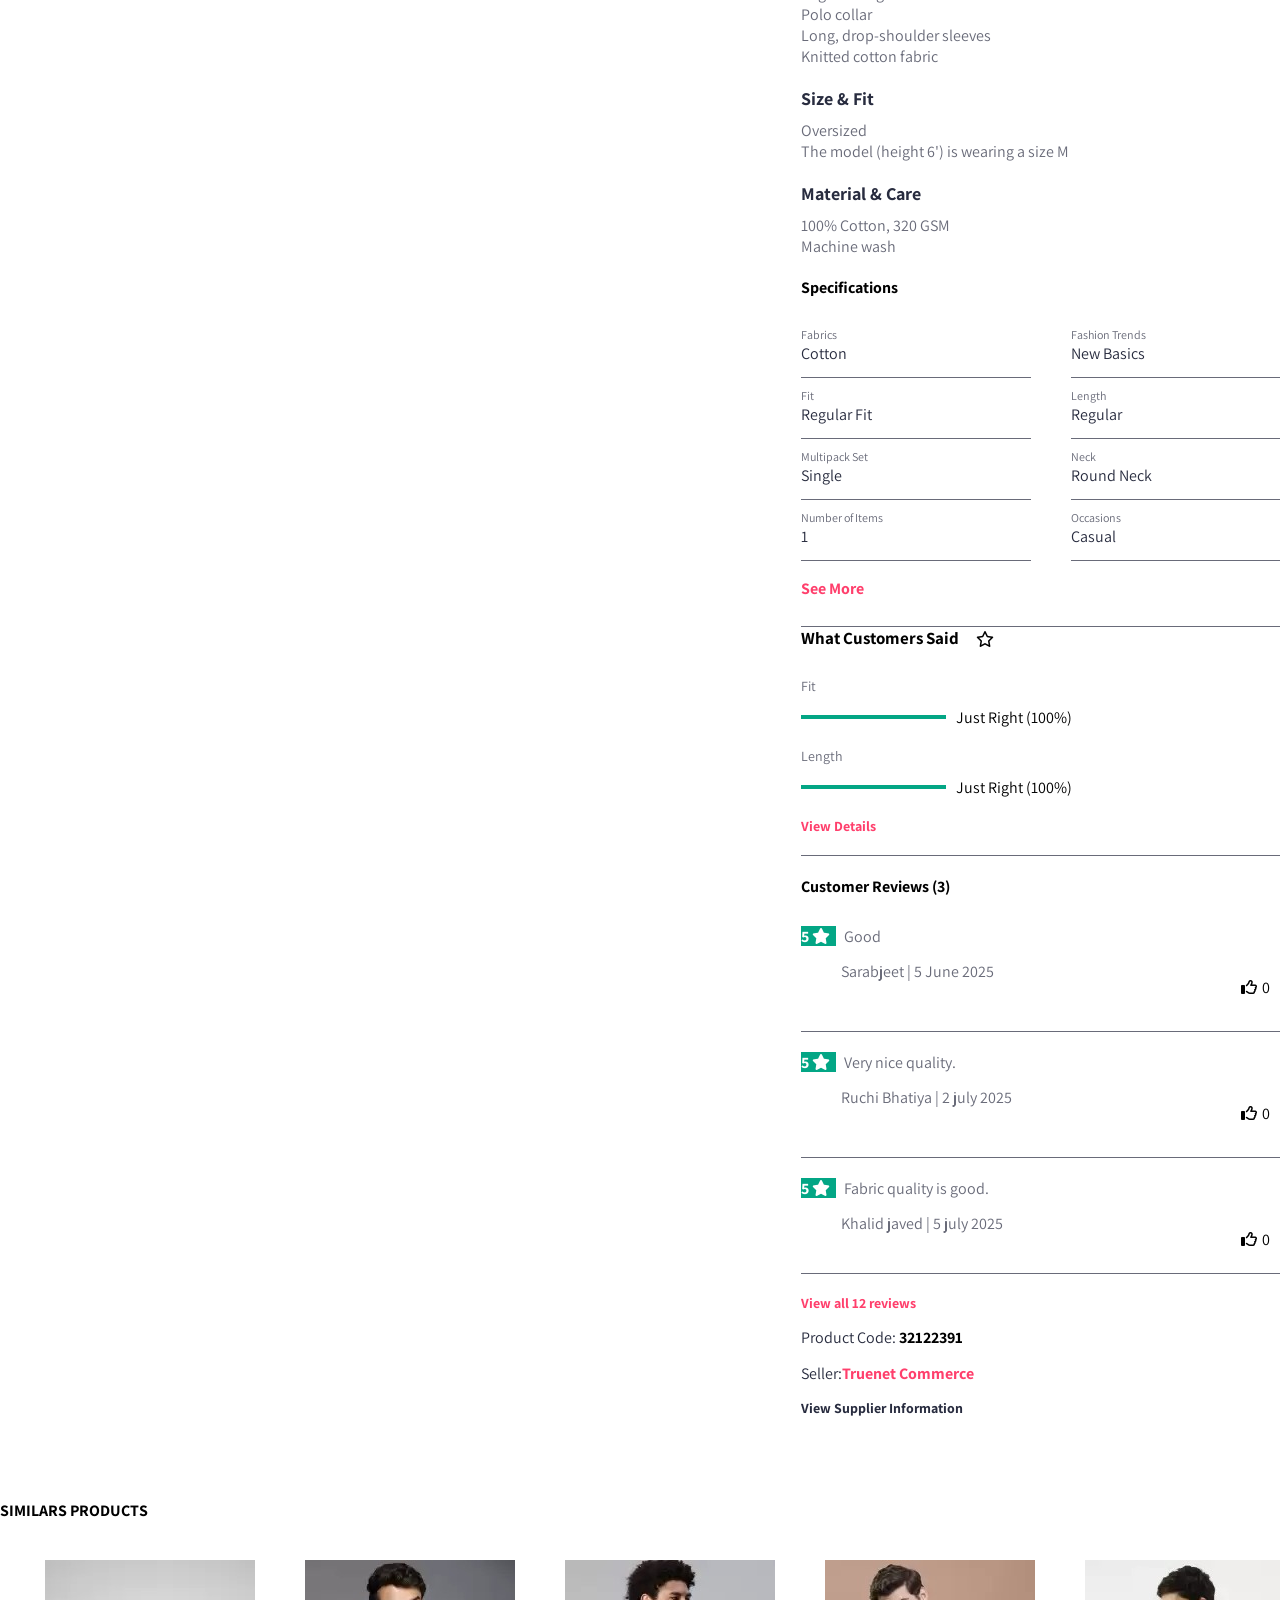
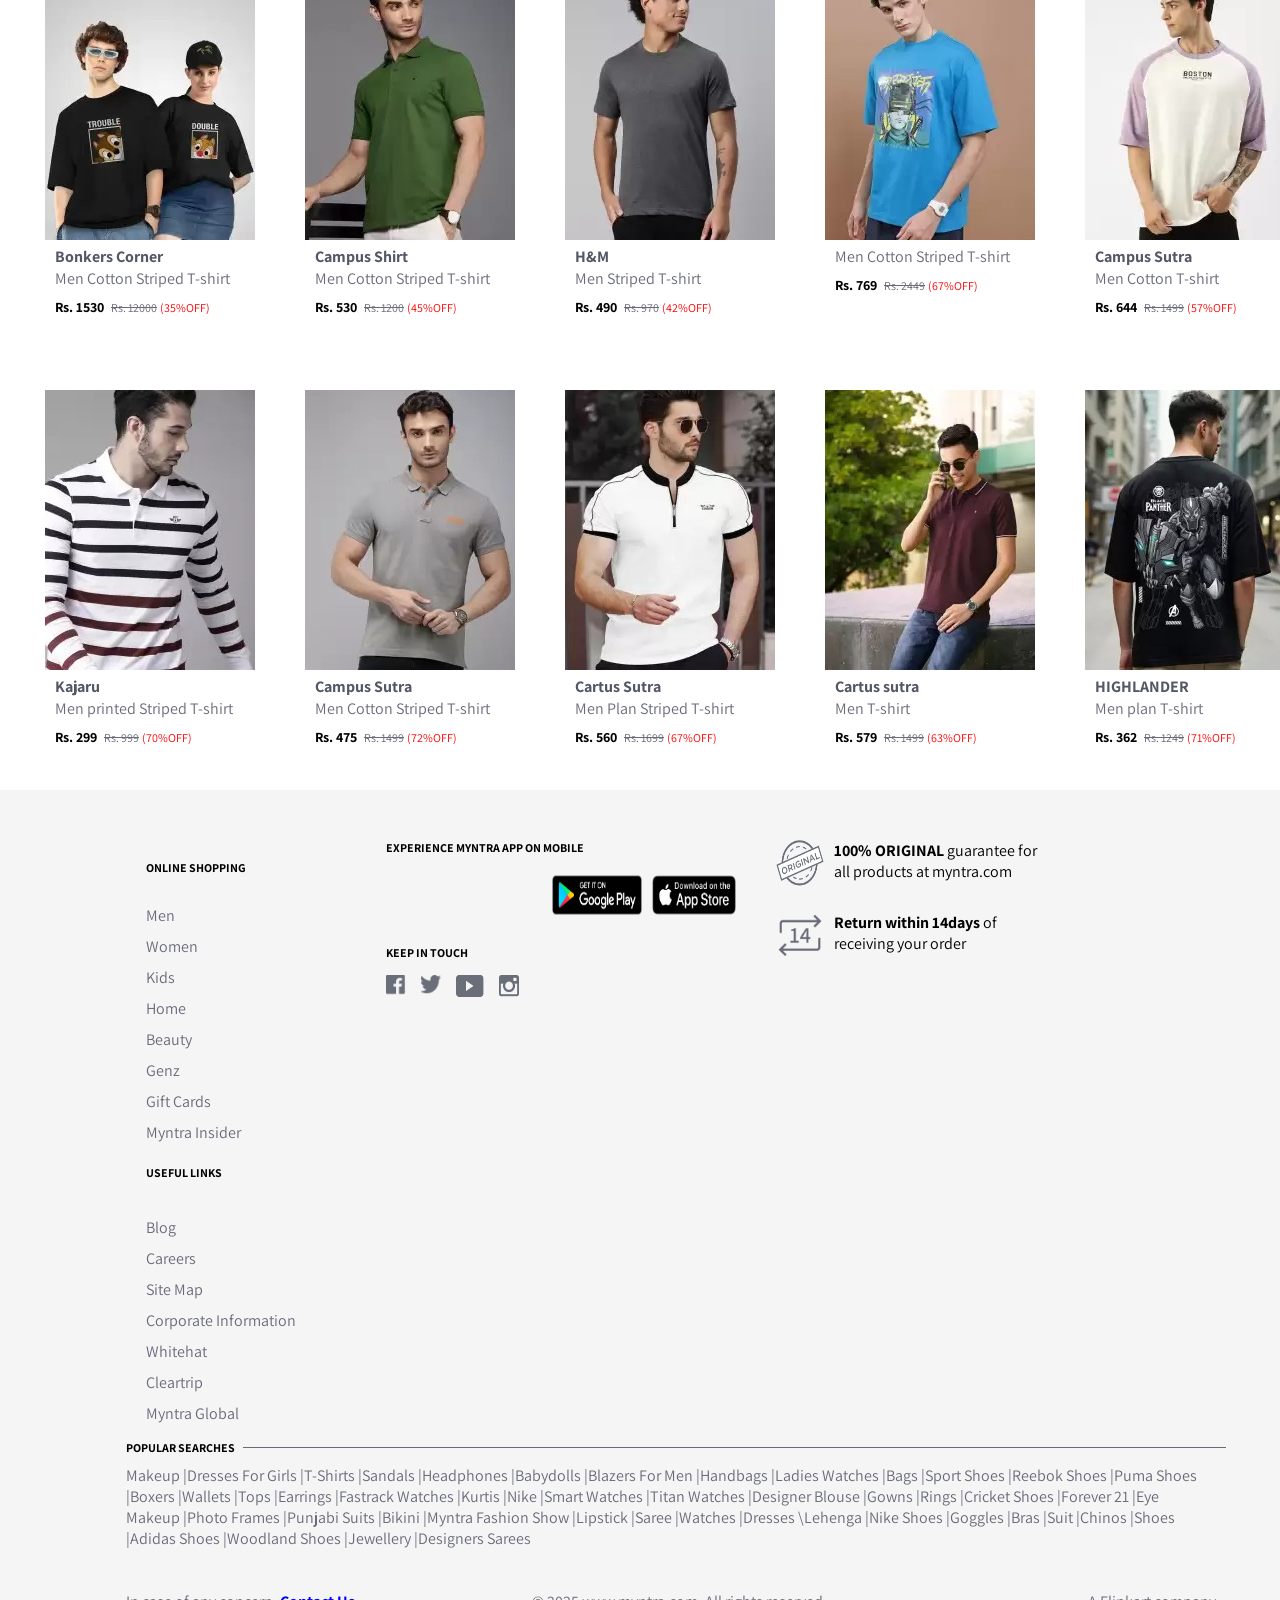
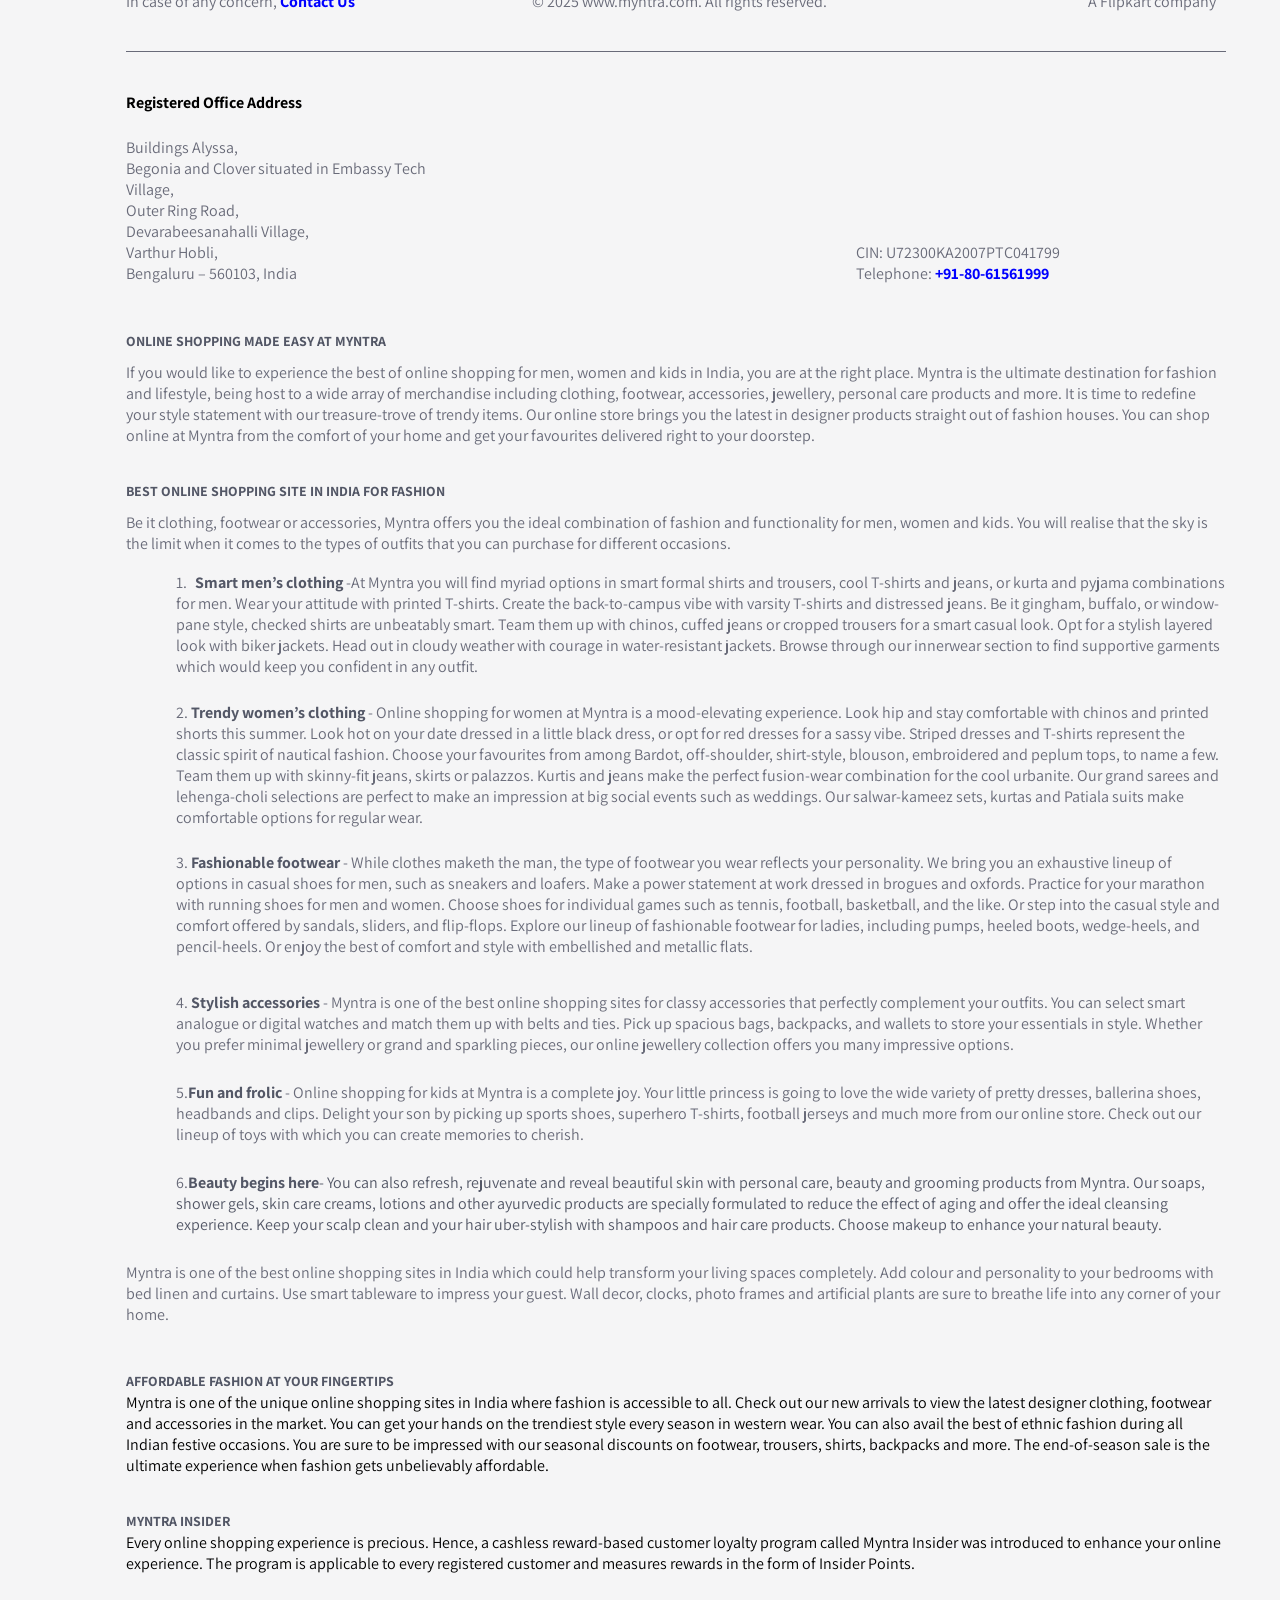
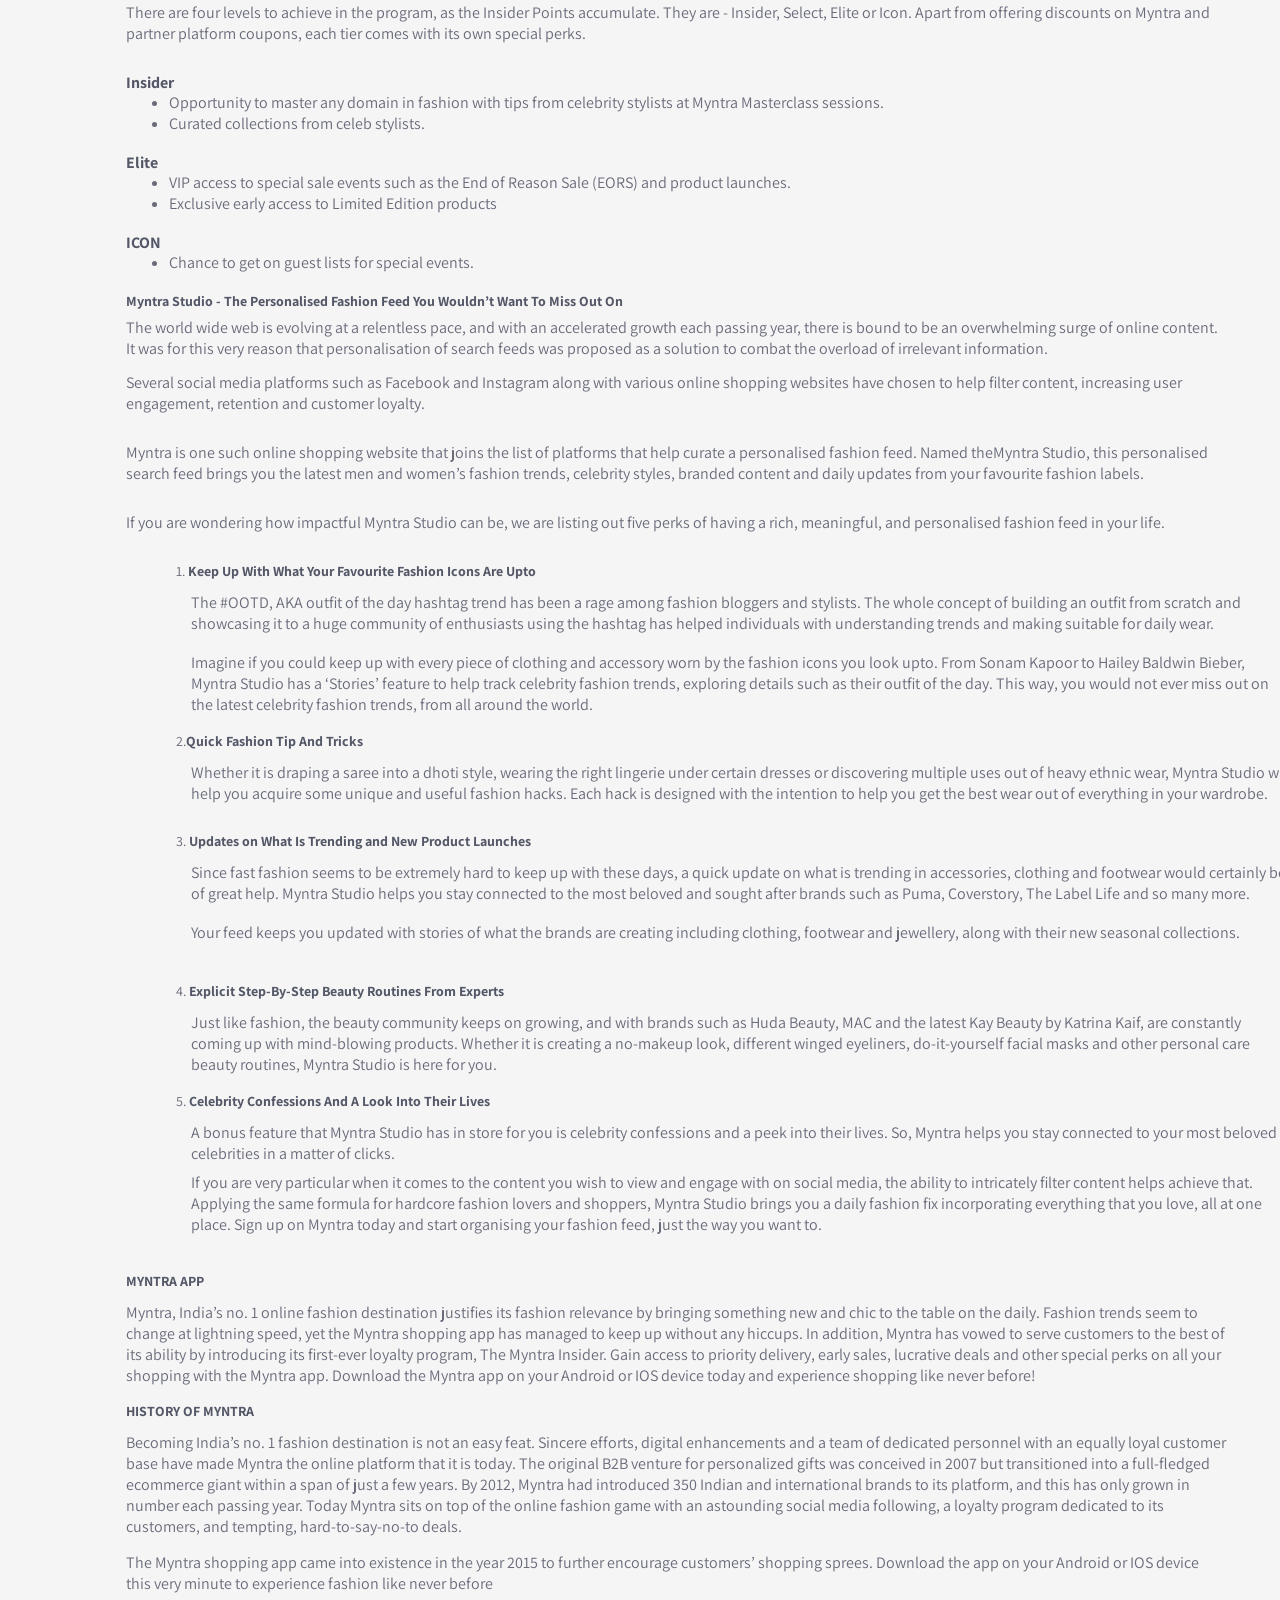
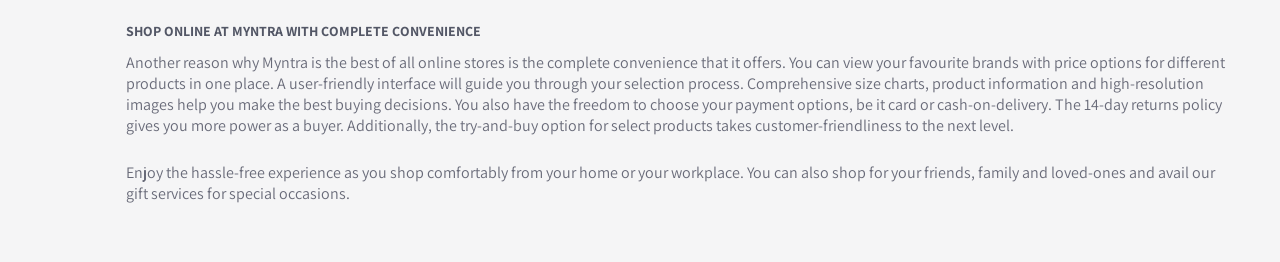
<file: t-shirt-7.html>
<html>
<head>
    <title>Document</title>
    <link rel="stylesheet" href="css/style.css">
    <link rel="stylesheet" href="https://cdnjs.cloudflare.com/ajax/libs/font-awesome/6.7.2/css/all.min.css"  />
</head>
<body>
      <header>
        <div class="container">
            <div class="logo"></div>
            <nav>
                <ul>
                    <li><a href="t-shirt.html">MEN</a></li>
                    <li><a href="">WOMEN</a></li>
                    <li><a href="">KIDS</a></li>
                    <li><a href="">BEAUTY</a></li>
                    <li><a href="">GEN</a></li>
                    <li><a href="">STUDIO <span class="new">NEW</span></a></li>
                </ul>
            </nav>
            <div class="input-section">
                <i class="fa-solid fa-magnifying-glass"></i>
                <input type="text" placeholder="Search for products, brands and more">
            </div>
            <div class="profile-section">
                <div class="inner-card">
                    <i class="fa-solid fa-user"></i>
                    <span>Profile</span>
                </div>
                <div class="inner-card">
                     <i class="fa-solid fa-heart"></i>
                    <span>Wishlist</span>
                </div>
                <div class="inner-card">
                    <i class="fa-solid fa-bag-shopping"></i>
                    <span>Bag</span>
                </div>
            </div>
        </div>
    </header>
    <div class="top-gap"></div>
    <div class="top-t-head"><span style="color: #696b79;">Home/Clothing/Men Clothing/Tshirts/</span><strong>Bonkers Corner Tshirts>More by Bonkers Corner</strong></div>
    <div class="photo-review">
        <div class="left-photo">
            <img src="./images/t-shirt1to10/imgi_20_37FY7CIx_ede21ad90fcd49f4a69bb99908665dca.jpg" width="370" height="495" alt="">
            <img src="./images/t-shirt1to10/imgi_19_bN11rU35_5d3e2ca6c01c49d982ccc4d9f191c3bb.jpg" width="370" height="495" alt="">
            <img src="./images/t-shirt1to10/imgi_22_J1Kt8XBX_0a7d5ed5dfce4977a807ed0be4c8be2a.jpg" width="370" height="495" alt="">
            <img src="./images/t-shirt1to10/imgi_23_IlRgRcZO_ac56da3eb6b94c79ae30698a567b8d8c.jpg" width="370" height="495" alt="">
            
            
        </div>
        <div class="right-review">
            <div class="right-content">
                <div class="t-shirt-name">
                    <div class="top-name"><strong>US.POLO.ASSN</strong></div>
                    <div class="middle-name">Men Cotton Oversized T-shirt</div>
                    <div class="down-rating" style="display: flex;  width: 150px;
    height: 30px;
    border: 1px black solid;
    border-color: #696b79;
    margin-top: 20px;
    padding-left: 5px;"><span style=" border-color: #696b79; display: flex;">
                        <div class="rating" style=" margin-top: 5px;"><strong>4.4</strong></div>
                        <div class="class1" style="width: 20px; height: 20px; margin-left: 7px; margin-top: 5px;">
                            <i class="fa-solid fa-star" style="color: green;"></i>
                        </div>
                        <div class="border10" style=" height: 20px; border-color: #696b79; margin-left: 6px; margin-top: 4px;"></div>
                        <div class="rating1" style="margin-left: 4px; margin-top: 4px;"><span style="color: #696b79;">780 Ratings</span></div>
                        
                    </div>
                        
                </div>
                <div class="border4"></div>
                <div class="price-box"><strong style="font-size: 24px;">Rs. 764</strong><span style="color: #696b79; font-size: 20px; padding-left: 10px;">MRP</span><span style="text-decoration: line-through; padding-left: 10px; color: #696b79; font-size: 20px;">1499</span><span style="color: red; font-size: 20px; padding-left: 10px;">(49% OFF)</span></div>
                <div class="iclusive" style="color: #03a685; font-size: 14px;"><strong>inclusive of all taxes</strong></div>
                <!-- <div class="more-color" style="padding-top: 20px; font-size: 18px;"><strong>MORE COLOR</strong></div> -->
                <!-- <div class="pic" style="padding-top: 10px;"> -->
                    <!-- <img src="C:\Users\A\Downloads\Buy Campus Sutra Men Self Design Polo Collar Cotton T Shirt - Tshirts for Men 32122391 _ Myntra\imgi_4_e29d8498-4da2-4ba9-93f5-df9cc69979c61735371443365CampusSutraMenColourblockedPoloCollarPocketsT-shirt1 (2).jpg" width="55" height="73" alt=""> -->
                <!-- </div> -->
                <div class="select-size"><strong style="font-size: 16px;">SELECT SIZE</strong><span style="color: red; font-size: 16px; padding-left: 25px; font-weight: 700;">Size Chart ></span></div>
                <div class="size">
                    <div class="radius1"><strong>S</strong></div>
                    <div class="radius2"><strong>M</strong></div>
                    <div class="radius3"><strong>L</strong></div>
                    <div class="radius4"><strong>XL</strong></div>
                    <div class="radius5"><strong>XXL</strong></div>
                    <div class="radius6"><strong>XS</strong></div>
                </div>
                <div class="add-wish">
                  <div class="add">
                    <div class="shop1" style="width: 20px; height: 20px;  margin-top: 20px; margin-left: 60px;">
                        <i class="fa-solid fa-bag-shopping"></i>
                    </div>
                    <div class="add-to-bag" style="margin-top: 20px; margin-left: 5px;"><strong style="color: white;">ADD TO BAG</strong></div>
                  </div>
                  <div class="wish">
                    <i class="fa-solid fa-heart" style="margin-top: 20px; margin-left: 40px; "></i>
                    <div class="wishlist-w" style=" margin-left: 10px; margin-top: 17px;"><strong style="color: #535766;">WISHLIST</strong></div>
                
                  </div>
                </div>
                <div class="delivery">
                    <div class="delivery-head" style="width: 147px; height: 30px;"><strong>DELIVERY OPTIONS</strong></div>
                    <div class="d" style="width: 20px; height: 20px;  margin-top: 3px;">
                        <i class="fa-solid fa-truck"></i>
                    </div>
                </div>
                <div class="enter-pincode">
                    <input style="width: 250px; height: 50px; font-size: 20px;" type="text" placeholder="Enter Pincode">
                </div>
                
                <div class="pincode-text">Please enter PIN code to check delivery time & Pay on Delivery Availability</div>
                <div class="cod">
                    <div class="cod1">100% Original Products</div>
                    <div class="cod2">Pay on delivery might be available</div>
                    <div class="cod3">Easy 7 days returns and exchanges</div>
                </div>
                <div class="best-offer"><strong style="font-size: 16px;">BEST OFFERS</strong></div>
                <div class="best-prize">
                    <div class="best-prize-head"><strong>Best Price:</strong><span style="color: #ff905a; padding-left: 5px;"><strong>Rs. 1129</strong></span></div>
                    <ul>
                        <li style=" list-style: disc; margin-left: 20px; margin-top: 8px;"><span style="color: #696b79;">Applicable on: Orders above Rs. 1200 (only on first purchase)</span></li>
                        <li style=" list-style: disc; margin-left: 20px; margin-top: 8px;"><span style="color: #696b79;">Coupon code:</span><strong style="padding-left: 5px;">SAVINGSPLUS</strong></li>
                        <li style=" list-style: disc; margin-left: 20px; margin-top: 8px;"><span style="color: #696b79;">Coupon Discount: Rs. 400 off (check cart for final savings)</span></li>
                        <div class="eligible" style="color: #ff3f6c; font-size: 14px; margin-top: 10px; padding-left: 3px;"><strong>View Eligible Products</strong></div>
                    </ul>
                </div>
                <div class="10-discount" style="margin-top: 10px; padding-left: 3px;"><strong>10% Discount on IDFC FIRST SWYP Credit Card.</strong></div>
                <ul>
                    <li style=" list-style: disc; margin-left: 20px; margin-top: 8px;"><span style="color: #696b79;">Min Spend ₹850, Max Discount ₹350.</span></li>
                    <div class="term" style="color: #ff3f6c; font-size: 14px; margin-top: 10px; padding-left: 3px;"><strong>Terms & Condition</strong></div>
                </ul>
                 <div class="10-discount" style="margin-top: 17px; padding-left: 3px;"><strong>10% Discount on HSBC Credit Cards.</strong></div>
                <ul>
                    <li style=" list-style: disc; margin-left: 20px; margin-top: 8px;"><span style="color: #696b79;">Min Spend ₹5000, Max Discount ₹1500.</span></li>
                    <div class="term" style="color: #ff3f6c; font-size: 14px; margin-top: 10px; padding-left: 3px;"><strong>Terms & Condition</strong></div>
                </ul>
                 <div class="10-discount" style="margin-top: 17px; padding-left: 3px;"><strong>10% Discount on HDFC Bank Credit & Debit Cards EMI.</strong></div>
                <ul>
                    <li style=" list-style: disc; margin-left: 20px; margin-top: 8px;"><span style="color: #696b79;">Min Spend ₹3500, Max Discount ₹1000.</span></li>
                    <div class="term" style="color: #ff3f6c; font-size: 14px; margin-top: 10px; padding-left: 3px;"><strong>Terms & Condition</strong></div>
                </ul>
                 <div class="10-discount" style="margin-top: 17px; padding-left: 3px;"><strong>7.5% Discount on Myntra Kotak Credit Card.</strong></div>
                <ul>
                    <li style=" list-style: disc; margin-left: 20px; margin-top: 8px;"><span style="color: #696b79;">Max Discount up to ₹750 on every spends.</span></li>
                    <div class="term" style="color: #ff3f6c; font-size: 14px; margin-top: 10px; padding-left: 3px;"><strong>Terms & Condition</strong></div>
                </ul>
                 <div class="10-discount" style="margin-top: 17px; padding-left: 3px;"><strong>EMI option available</strong></div>
                <ul>
                    <li style=" list-style: disc; margin-left: 20px; margin-top: 8px;"><span style="color: #696b79;">EMI starting from Rs.72/month</span></li>
                    <div class="term" style="color: #ff3f6c; font-size: 14px; margin-top: 10px; padding-left: 3px;"><strong>View Plan</strong></div>
                </ul>
                <div class="border6" style="border-bottom: 1px black solid; border-color: #696b79; margin-top: 35px;"></div>
                <div class="product-details" style="margin-top: 30px; "><strong style="color: #282c3f; font-size: 18px;">Product Details</strong></div>
                <div class="product-text" style="color: #696b79; margin-top: 10px;">Off white and red Tshirt for men <br>
Striped pattern <br>
Regular length <br>
Polo collar <br>
Long, drop-shoulder sleeves <br>
Knitted cotton fabric</div>
              <div class="size-fit" style="margin-top: 20px; "><strong style="color: #282c3f; font-size: 18px;">Size & Fit</strong></div>
            <div class="size-text" style="color: #696b79; margin-top: 10px;">Oversized <br>
The model (height 6') is wearing a size M</div>
            <div class="size-fit" style="margin-top: 20px; "><strong style="color: #282c3f; font-size: 18px;">Material & Care</strong></div>
            <div class="size-text" style="color: #696b79; margin-top: 10px;">100% Cotton, 320 GSM <br>Machine wash</div>
            <div class="specifi"><strong>Specifications</strong></div>
            <div class="s-left-right">
                <div class="left-s">
                    <div class="text1">
                        <div class="text-head">Fabrics</div>
                        <div class="text-content">Cotton</div>
                    </div>
                    <div class="border7" style="border-bottom: 1px black solid; border-color: #696b79;"></div>
                    <div class="text1" style="margin-top: 10px;">
                        <div class="text-head">Fit</div>
                        <div class="text-content">Regular Fit</div>
                    </div>
                    <div class="border7" style="border-bottom: 1px black solid; border-color: #696b79;"></div>
                     <div class="text1" style="margin-top: 10px;">
                        <div class="text-head">Multipack Set</div>
                        <div class="text-content">Single</div>
                    </div>
                    <div class="border7" style="border-bottom: 1px black solid; border-color: #696b79;"></div>
                     <div class="text1" style="margin-top: 10px;">
                        <div class="text-head">Number of Items</div>
                        <div class="text-content">1</div>
                    </div>
                    <div class="border7" style="border-bottom: 1px black solid; border-color: #696b79;"></div>
                    <div class="see-more" style="color: #ff3f6c;  margin-top: 17px;"><strong>See More</strong></div>
                </div>
                <div class="right-s">
                        <div class="text1">
                        <div class="text-head">Fashion Trends</div>
                        <div class="text-content">New Basics</div>
                    </div>
                    <div class="border7" style="border-bottom: 1px black solid; border-color: #696b79;"></div>
                    <div class="text1" style="margin-top: 10px;">
                        <div class="text-head">Length</div>
                        <div class="text-content">Regular</div>
                    </div>
                    <div class="border7" style="border-bottom: 1px black solid; border-color: #696b79;"></div>
                     <div class="text1" style="margin-top: 10px;">
                        <div class="text-head">Neck</div>
                        <div class="text-content">Round Neck</div>
                    </div>
                    <div class="border7" style="border-bottom: 1px black solid; border-color: #696b79;"></div>
                     <div class="text1" style="margin-top: 10px;">
                        <div class="text-head">Occasions</div>
                        <div class="text-content">Casual</div>
                    </div>
                    <div class="border7" style="border-bottom: 1px black solid; border-color: #696b79;"></div>
                </div>
                </div>
                                
                 <div class="rating3">
                    <div class="rating3-head"><strong>What Customers Said</strong></div>
                    <div class="star">
                        <i class="fa-regular fa-star"></i>
                    </div>
                   
                 </div>
                  <div class="fit" style="width: 70px; height: 30px;font-size: 14px; margin-top: 20px; color: #696b79;">Fit</div>
                  <div class="fit-l" style="width: 300px; height: 20px; display: flex;">
                    <div class="fit-l-2" style="width: 300px; height: 4px; background-color: #03a685; margin-top: 8px;"></div>
                    <div class="fit-l-text" style="width: 300px; height: 20px; margin-left: 10px;">Just Right (100%)</div>
                  </div>
                   <div class="fit" style="width: 70px; height: 30px; font-size: 14px; margin-top: 20px; color: #696b79;">Length</div>
                  <div class="fit-l" style="width: 300px; height: 20px; display: flex;">
                    <div class="fit-l-2" style="width: 300px; height: 4px; background-color: #03a685; margin-top: 8px;"></div>
                    <div class="fit-l-text" style="width: 300px; height: 20px;  margin-left: 10px;">Just Right (100%)</div>
                  </div>
                  <div class="view-d" style="color: #ff3f6c; margin-top: 20px; font-size: 14px;"><strong>View Details</strong></div>
                  <div class="border12" style="width: 500px; margin-top: 20px; border-bottom: 1px black solid; border-color: #696b79;"></div>
                  <div class="cust" style="width: 300px; height: 50px;  margin-top: 20px;">
                    <div class="cust-h" style="width: 200px; height: 30px;"><strong>Customer Reviews (3)</strong></div>
                  </div>
                  <div class="g" style="width: 300px; height: 25px;  display: flex;">
                    <div class="g1" style="width: 35px; height: 20px; background-color: #03a685; color: white;"><strong>5</strong>
                    <i class="fa-solid fa-star" style="color: white;"></i></div>
                    <div class="g2" style="width: 200px; height: 30px; margin-left: 8px; color: #696b79;">Good</div>
                  </div>
                  <div class="name" style="width: 530px; height: 50px; margin-top: 10px; display: flex;">
                    <div class="n1" style="width: 300px; height: 30px;  color: #696b79; padding-left: 40px;">Sarabjeet | 5 June 2025</div>
                    <div class="like" style="width: 15px; height: 15px;  margin-left: 140px; margin-top: 18px;">
                        <i class="fa-regular fa-thumbs-up"><span style="margin-left: 5px;">0</span></i>
                    </div>

                  </div>
                  <div class="border13" style="width: 500px; margin-top: 20px; border-bottom: 1px black solid; border-color: #696b79;"></div>
                   <div class="g" style="width: 300px; height: 25px;  display: flex; margin-top: 20px;">
                    <div class="g1" style="width: 35px; height: 20px; background-color: #03a685; color: white;"><strong>5</strong>
                    <i class="fa-solid fa-star" style="color: white;"></i></div>
                    <div class="g2" style="width: 200px; height: 30px; margin-left: 8px; color: #696b79;">Very nice quality.</div>
                  </div>
                  <div class="name" style="width: 530px; height: 50px; margin-top: 10px; display: flex;">
                    <div class="n1" style="width: 300px; height: 30px;  color: #696b79; padding-left: 40px;">Ruchi Bhatiya | 2 july 2025</div>
                    <div class="like" style="width: 15px; height: 15px;  margin-left: 140px; margin-top: 18px;">
                        <i class="fa-regular fa-thumbs-up"><span style="margin-left: 5px;">0</span></i>
                    </div>
                  </div>
                  <div class="border13" style="width: 500px; margin-top: 20px; border-bottom: 1px black solid; border-color: #696b79;"></div>
                   <div class="g" style="width: 300px; height: 25px;  display: flex; margin-top: 20px;">
                    <div class="g1" style="width: 35px; height: 20px; background-color: #03a685; color: white;"><strong>5</strong>
                    <i class="fa-solid fa-star" style="color: white;"></i></div>
                    <div class="g2" style="width: 200px; height: 30px; margin-left: 8px; color: #696b79;">Fabric quality is good.</div>
                  </div>
                  <div class="name" style="width: 530px; height: 50px; margin-top: 10px; display: flex; ">
                    <div class="n1" style="width: 300px; height: 30px;  color: #696b79; padding-left: 40px;">Khalid javed | 5 july 2025</div>
                    <div class="like" style="width: 15px; height: 15px;  margin-left: 140px; margin-top: 18px;">
                        <i class="fa-regular fa-thumbs-up"><span style="margin-left: 5px;">0</span></i>
                    </div>

                  </div>
                   <div class="border13" style="width: 500px; margin-top: 10px; border-bottom: 1px black solid; border-color: #696b79;"></div>
                   <div class="view-all" style="margin-top: 20px;"><strong style="color: #ff3f6c; font-size: 14px;">View all 12 reviews</strong></div>
                   <div class="code" style="margin-top: 15px;"><span style="font-size: 16px; color: #282c3f;">Product Code: </span><strong>32122391</strong></div>
                   <div class="seller" style="margin-top: 15px;"><span style="font-size: 16px; color: #282c3f;">Seller:</span><strong style="color: #ff3f6c; font-size: 16px;">Truenet Commerce</strong></div>
                   <div class="view-s" style="margin-top: 15px;"><strong style="font-size: 14px; color: rgb(40, 44, 63);">View Supplier Information</strong></div>  
                  </div>
                  <!-- <div class="rating-box"> -->
                        <!-- <div class="left-r" style="display: flex;"> -->
                            <!-- <div class="left-r1" style="width: 50px; height: 50px; border: 1px black solid; font-size: 48px; margin-top: 40px; margin-left: 30px; color: #282c3f;">4.2</div> -->
                            <!-- <div class="star2" style="width: 30px; height: 30px; border: 1px black solid; margin-top: 60px; margin-left: 20px;"> -->
                                <!-- <i class="fa-solid fa-star" style="color: #14958f;"></i> -->
                            <!-- </div> -->
                        <!-- </div> -->
                        <!-- <div class="border-r" style="height: 100px; margin-left: 50px; border: 1px black solid; border-color: #696b79; margin-top: 25px;"></div> -->
                        <!-- <div class="right-r"> -->
                            <!-- <div class="box1" style="width: 200px; height: 20px; border: 1px #14958f solid; margin-top: 25px; display: flex;"> -->
                                <!-- <div class="box-text" style="width: 15px; height: 15px; border: 1px black solid; color: #696b79; font-size: 20px; margin-bottom: 2px;">5</div> -->
                                <!-- <i class="fa-solid fa-star" style="color: grey;" style="margin-top: 5px; width: 100%; height: 100%;"></i> -->
                                <!-- <div class="border-line" style="width: 120px; height: 3px; background-color: grey; margin-top: 8px;"> -->
                                    <!-- <div class="border-l1" style="width: 100px; height: 3px;background-color: #14958f; "></div> -->
                                <!-- </div> -->
                                <!-- <div class="r-t" >14</div> -->
                            <!-- </div> -->
                             <!-- <div class="box1" style="width: 200px; height: 20px; border: 1px #14958f solid; margin-top: 5px; display: flex;"> -->
                                <!-- <div class="box-text" style="width: 15px; height: 15px; border: 1px black solid; color: #696b79; font-size: 20px; margin-bottom: 2px;">5</div> -->
                                <!-- <i class="fa-solid fa-star" style="color: grey;" style="margin-top: 5px; width: 100%; height: 100%;"></i> -->
                                <!-- <div class="border-line" style="width: 120px; height: 3px; background-color: grey; margin-top: 8px;"> -->
                                    <!-- <div class="border-l1" style="width: 100px; height: 3px;background-color: #14958f; "></div> -->
                                <!-- </div> -->
                                <!-- <div class="r-t" >14</div> -->
                            <!-- </div> -->
                        </div>
                    </div>
                    <!-- <div class="r-text" style="width: 200px; height: 15px; border: 1px green solid; padding-left: 30px;">17 Verified Buyers</div> -->
            </div>
                
                
            </div>


            </div>
        </div>
    </div>
     <div class="s-p" style="width: 1350px; height: 40px; margin-left: 27px; margin: auto"><strong>SIMILARS PRODUCTS</strong></div>
     <div class="f-images">
        <div class="f-img">
             <a class="box" href="t-shirt link.html" target="_blank">  
                                <div class="image">
                                        <img src="./images/t-shirt1to10/imgi_98_hw1Z8FKe_20918f8de6fa41d29aaef15a0c4ba48a.jpg" width="100%" height="100%" alt="">
                                </div>
                                <div class="down-box">
                                        <div class="down-heading"><strong style="color: #535766;">Bonkers Corner</strong></div>
                                        <div class="down-text" style="color: #696b79;">Men Cotton Striped  T-shirt</div>
                                        <div class="down-price"><strong style="font-size: 14px;">Rs. 1530</strong><span style="color: #696b79; text-decoration: line-through; margin-left: 7px; font-size: 12px; ">Rs. 12000</span> <span style="color: red; font-size: 12px;">(35%OFF)</span></div> 
                                </div>
                                         <a class="box" href="t-shirt link.html" target="_blank">  
                                <div class="image">
                                        <img src="./images/t-shirt1to10/imgi_99_oVVkv8FP_6072a02fe2f44fdba5b5ec9dce605e6a.jpg" width="100%" height="100%" alt="">
                                </div>
                                
                                <div class="down-box">
                                        <div class="down-heading"><strong style="color: #535766;">Campus Shirt</strong></div>
                                        <div class="down-text" style="color: #696b79;">Men Cotton Striped  T-shirt</div>
                                        <div class="down-price"><strong style="font-size: 14px;">Rs. 530</strong><span style="color: #696b79; text-decoration: line-through; margin-left: 7px; font-size: 12px; ">Rs. 1200</span> <span style="color: red; font-size: 12px;">(45%OFF)</span></div> 
                                                 
                                </div>
                                             <a class="box" href="t-shirt link.html" target="_blank">  
                                <div class="image">
                                        <img src="./images/t-shirt1to10/imgi_95_7a4e30f1-809f-4111-9991-6fd07d8832e21663221355704LevisMenCharcoalGreySolidRoundNeckLoungeT-shirts1.jpg" width="100%" height="100%" alt="">
                                </div>
                                
                                <div class="down-box">
                                        <div class="down-heading"><strong style="color: #535766;">H&M</strong></div>
                                        <div class="down-text" style="color: #696b79;">Men  Striped  T-shirt</div>
                                        <div class="down-price"><strong style="font-size: 14px;">Rs. 490</strong><span style="color: #696b79; text-decoration: line-through; margin-left: 7px; font-size: 12px; ">Rs. 970</span> <span style="color: red; font-size: 12px;">(42%OFF)</span></div> 
                                </div>
                                             <a class="box" href="t-shirt link.html" target="_blank">  
                                <div class="image">
                                        <img src="./images/t-shirt1to10/imgi_80_16297735-6b15-4ad4-9386-fe488744b63c1696005850769HIGHLANDERUnisexBluePrintedAppliqueT-shirt1.jpg" width="100%" height="100%" alt="">

                                        <div class="down-text" style="color: #696b79;">Men Cotton Striped  T-shirt</div>
                                        <div class="down-price"><strong style="font-size: 14px;">Rs. 769</strong><span style="color: #696b79; text-decoration: line-through; margin-left: 7px; font-size: 12px; ">Rs. 2449</span> <span style="color: red; font-size: 12px;">(67%OFF)</span></div> 
                                </div>
                                             <a class="box" href="t-shirt link.html" target="_blank">  
                                <div class="image">
                                        <img src="./images/t-shirt1to10/imgi_83_b227c67c-1c43-4161-87c2-a1807a43f7571677825393422ManiacMenPurpleTypographyPrintedBoxyT-shirt1.jpg" width="100%" height="100%" alt="">
                                </div>
                               
                                <div class="down-box">
                                        <div class="down-heading"><strong style="color: #535766;">Campus Sutra</strong></div>
                                        <div class="down-text" style="color: #696b79;">Men Cotton   T-shirt</div>
                                        <div class="down-price"><strong style="font-size: 14px;">Rs. 644</strong><span style="color: #696b79; text-decoration: line-through; margin-left: 7px; font-size: 12px; ">Rs. 1499</span> <span style="color: red; font-size: 12px;">(57%OFF)</span></div> 
                                </div>
                                             <a class="box" href="t-shirt link.html" target="_blank">  
                                <div class="image">
                                        <img src="./images/t-shirt1to10/imgi_86_36395020-ff4d-44ab-a5e6-3a435d37f66b1615962819189-Roadster-Men-White--Navy-Blue-Striped-Polo-Collar-T-shirt-28-1.jpg" width="100%" height="100%" alt="">
                                </div>
                               
                                <div class="down-box">
                                        <div class="down-heading"><strong style="color: #535766;">Kajaru</strong></div>
                                        <div class="down-text" style="color: #696b79;">Men printed Striped  T-shirt</div>
                                        <div class="down-price"><strong style="font-size: 14px;">Rs. 299</strong><span style="color: #696b79; text-decoration: line-through; margin-left: 7px; font-size: 12px; ">Rs. 999</span> <span style="color: red; font-size: 12px;">(70%OFF)</span></div> 
                                </div>
                                             <a class="box" href="t-shirt link.html" target="_blank">  
                                <div class="image">
                                        <img src="./images/t-shirt1to10/imgi_87_26804933-b9f0-4b80-b600-2f7c949d842f1716961898420-US-Polo-Assn-Denim-Co-Men-Tshirts-8431716961897973-1.jpg" width="100%" height="100%" alt="">
                                </div>

                                <div class="down-box">
                                        <div class="down-heading"><strong style="color: #535766;">Campus Sutra</strong></div>
                                        <div class="down-text" style="color: #696b79;">Men Cotton Striped  T-shirt</div>
                                        <div class="down-price"><strong style="font-size: 14px;">Rs. 475</strong><span style="color: #696b79; text-decoration: line-through; margin-left: 7px; font-size: 12px; ">Rs. 1499</span> <span style="color: red; font-size: 12px;">(72%OFF)</span></div> 
                                </div>
                                             <a class="box" href="t-shirt link.html" target="_blank">  
                                <div class="image">
                                        <img src="./images/t-shirt1to10/imgi_88_YalTZaW7_88a381e960c1425297da4caee1552ea9.jpg" width="100%" height="100%" alt="">
                                </div>
                                
                                <div class="down-box">
                                        <div class="down-heading"><strong style="color: #535766;">Cartus Sutra</strong></div>
                                        <div class="down-text" style="color: #696b79;">Men Plan Striped  T-shirt</div>
                                        <div class="down-price"><strong style="font-size: 14px;">Rs. 560</strong><span style="color: #696b79; text-decoration: line-through; margin-left: 7px; font-size: 12px; ">Rs. 1699</span> <span style="color: red; font-size: 12px;">(67%OFF)</span></div> 
                                </div>
                                             <a class="box" href="t-shirt link.html" target="_blank">  
                                <div class="image">
                                        <img src="./images/t-shirt1to10/imgi_96_8263de83-b3ac-4c3d-85e0-3018678523461703138362260LouisPhilippeJeansPoloCollarSlimFitT-shirt1.jpg" width="100%" height="100%" alt="">
                                </div>
                               
                                <div class="down-box">
                                        <div class="down-heading"><strong style="color: #535766;">Cartus sutra</strong></div>
                                        <div class="down-text" style="color: #696b79;">Men   T-shirt</div>
                                        <div class="down-price"><strong style="font-size: 14px;">Rs. 579</strong><span style="color: #696b79; text-decoration: line-through; margin-left: 7px; font-size: 12px; ">Rs. 1499</span> <span style="color: red; font-size: 12px;">(63%OFF)</span></div> 
                                </div>
                                             <a class="box" href="t-shirt link.html" target="_blank">  
                                <div class="image">
                                        <img src="./images/t-shirt1to10/imgi_97_a6ec6d08-3923-4899-8dd0-2013b95329d21732536591055-Bewakoof-Black-Black-Panther-Printed-Round-Neck-Short-Sleeve-1.jpg" width="100%" height="100%" alt="">
                                </div>
                               
                                <div class="down-box">
                                        <div class="down-heading"><strong style="color: #535766;">HIGHLANDER</strong></div>
                                        <div class="down-text" style="color: #696b79;">Men plan  T-shirt</div>
                                        <div class="down-price"><strong style="font-size: 14px;">Rs. 362</strong><span style="color: #696b79; text-decoration: line-through; margin-left: 7px; font-size: 12px; ">Rs. 1249</span> <span style="color: red; font-size: 12px;">(71%OFF)</span></div> 
                                </div>
                            </div>                   
        </div>
     </div>
        <div class="footer">
        <div class="footer-top">
            <div class="online-shopping">
                <div class="online-head">ONLINE SHOPPING</div>
                <div class="online-list">
                    <div class="list">Men</div>
                    <div class="list">Women</div>
                    <div class="list">Kids</div>
                    <div class="list">Home</div>
                    <div class="list">Beauty</div>
                    <div class="list">Genz</div>
                    <div class="list">Gift Cards</div>
                    <div class="list">Myntra Insider</div>
                </div>
                <div class="usefull">
                    <div class="usefull-head">USEFUL LINKS</div>
                    <div class="usefull-list">
                        <div class="list">Blog</div>
                        <div class="list">Careers</div>
                        <div class="list">Site Map</div>
                        <div class="list">Corporate Information</div>
                        <div class="list">Whitehat</div>
                        <div class="list">Cleartrip</div>
                        <div class="list">Myntra Global</div>
                    </div>
                </div>
            </div>
            <!-- <div class="customer"> -->
                <!-- <div class="customer-head">CUSTOMER POLICIES</div> -->
                <!-- <div class="customer-list"> -->
                    <!-- <div class="c-list">Contact Us</div> -->
                    <!-- <div class="c-list">FAQ</div> -->
                    <!-- <div class="c-list">T&C</div> -->
                    <!-- <div class="c-list">Terms Of Use</div> -->
                    <!-- <div class="c-list">Track Orders</div> -->
                    <!-- <div class="c-list">Shipping</div> -->
                    <!-- <div class="c-list">Cancellation</div> -->
                    <!-- <div class="c-list">Returns</div> -->
                    <!-- <div class="c-list">Privacy Policy</div> -->
                    <!-- <div class="c-list">Grievance Redressal</div> -->
                <!-- </div> -->
            <!-- </div> -->
            <div class="experience">
                <div class="e-header">EXPERIENCE MYNTRA APP ON MOBILE</div>
                <div class="icon">
                    <div class="google-play">
                        <a href="https://play.google.com/store/apps/details?id=com.myntra.android">
                            <img src="./images/t-shirt/imgi_113_80cc455a-92d2-4b5c-a038-7da0d92af33f1539674178924-google_play.png"
                                width="100%" height="100%" alt="">
                        </a>
                    </div>
                    <div class="app-store" style="margin-left: 20px;">
                        <a href="https://itunes.apple.com/in/app/myntra-indias-fashion-store/id907394059">
                            <img src="./images/t-shirt/imgi_114_bc5e11ad-0250-420a-ac71-115a57ca35d51539674178941-apple_store.png"
                                width="100%" height="100%" alt="">
                        </a>
                    </div>
                </div>
                <div class="keep">KEEP IN TOUCH</div>
                <div class="keep-icon">
                    <div class="facebook">
                        <a href="https://www.facebook.com/myntra">
                            <img src="./images/t-shirt/imgi_115_d2bec182-bef5-4fab-ade0-034d21ec82e31574604275433-fb.png"
                                width="100%" height="100%" alt="">
                        </a>
                    </div>
                    <div class="twitter">
                        <a href="https://twitter.com/myntra">
                            <img src="./images/t-shirt/imgi_116_f10bc513-c5a4-490c-9a9c-eb7a3cc8252b1574604275383-twitter.png"
                                width="100%" height="100%" alt="">
                        </a>
                    </div>
                    <div class="youtube">
                        <a href="https://www.youtube.com/user/myntradotcom">
                            <img src="./images/t-shirt/imgi_117_a7e3c86e-566a-44a6-a733-179389dd87111574604275355-yt.png"
                                width="100%" height="100%" alt="">
                        </a>
                    </div>
                    <div class="instagram">
                        <a href="https://www.instagram.com/myntra">
                            <img src="./images/t-shirt/imgi_118_b4fcca19-5fc1-4199-93ca-4cae3210ef7f1574604275408-insta.png"
                                width="100%" height="100%" alt="">
                        </a>
                    </div>
                </div>
            </div>
            <div class="original-return">
                <div class="original">
                    <div class="original-image">
                        <img src="./images/t-shirt/imgi_119_6c3306ca-1efa-4a27-8769-3b69d16948741574602902452-original.png"
                            width="48px" height="50px" alt="">
                    </div>
                    <div class="original-text"> <strong>100% ORIGINAL</strong> guarantee for all products at myntra.com
                    </div>
                </div>
                <div class="return">
                    <div class="return-image">
                        <img src="./images/t-shirt/imgi_120_becb1b16-86cc-4e78-bdc7-7801c17947831684737106127-Return-Window-image.png"
                            width="48px" height="49px" alt="">
                    </div>
                    <div class="return-text"><strong>Return within 14days</strong> of receiving your order</div>
                </div>
            </div>
        </div>
        <div class="popular-search">
            <div class="popular-head">
                <div class="popular-box">POPULAR SEARCHES</div>
                <div class="popular-box2"></div>
            </div>
            <div class="popular-text">Makeup |Dresses For Girls |T-Shirts |Sandals |Headphones |Babydolls |Blazers For
                Men |Handbags |Ladies Watches |Bags |Sport Shoes |Reebok Shoes |Puma Shoes |Boxers |Wallets |Tops
                |Earrings |Fastrack Watches |Kurtis |Nike |Smart Watches |Titan Watches |Designer Blouse |Gowns |Rings
                |Cricket Shoes |Forever 21 |Eye Makeup |Photo Frames |Punjabi Suits |Bikini |Myntra Fashion Show
                |Lipstick |Saree |Watches |Dresses \Lehenga |Nike Shoes |Goggles |Bras |Suit |Chinos |Shoes |Adidas
                Shoes |Woodland Shoes |Jewellery |Designers Sarees</div>
        </div>
        <div class="contact">
            <div class="contact-text-box1">In case of any concern,
                <span style="color: blue; font-weight: 700;">Contact Us</span>
            </div>
            <div class="c-box2">© 2025 www.myntra.com. All rights reserved.</div>
            <div class="c-box3">A Flipkart company</div>
        </div>
        <div class="border1"></div>
        <div class="resister">
            <div class="r-box1">
                <div class="r-top">
                    <div class="r-top-text"> <strong>Registered Office Address</strong></div>
                </div>
                <div class="r-foot">
                    <div class="r-foot-text">Buildings Alyssa, <br>
                        Begonia and Clover situated in Embassy Tech Village, <br>
                        Outer Ring Road, <br>
                        Devarabeesanahalli Village, <br>
                        Varthur Hobli, <br>
                        Bengaluru – 560103, India</div>
                </div>
            </div>
            <div class="r-box2">
                <div class="r-box2-head">
                    <div class="r-box2-text" style="color:  #696b79;">CIN: U72300KA2007PTC041799 <br> Telephone: <span
                            style="color: blue; font-weight: bolder;"> +91-80-61561999</span> </div>
                </div>
            </div>
        </div>
        <div class="border2"></div>
        <div class="footer-p">
            <div class="p1">
                <div class="h1" style="color: #535766;"><strong>ONLINE SHOPPING MADE EASY AT MYNTRA</strong></div>
                <div class="p1-text">If you would like to experience the best of online shopping for men, women and kids
                    in India, you are at the right place. Myntra is the ultimate destination for fashion and lifestyle,
                    being host to a wide array of merchandise including clothing, footwear, accessories, jewellery,
                    personal care products and more. It is time to redefine your style statement with our treasure-trove
                    of trendy items. Our online store brings you the latest in designer products straight out of fashion
                    houses. You can shop online at Myntra from the comfort of your home and get your favourites
                    delivered right to your doorstep.</div>
            </div>
            <div class="p2">
                <div class="h2" style="color: #535766;"><strong>BEST ONLINE SHOPPING SITE IN INDIA FOR FASHION</strong>
                </div>
                <div class="p2-text">Be it clothing, footwear or accessories, Myntra offers you the ideal combination of
                    fashion and functionality for men, women and kids. You will realise that the sky is the limit when
                    it comes to the types of outfits that you can purchase for different occasions.</div>
            </div>
            <div class="p3">
                <div class="h3" style="color: #535766;"> <span style="color: #696b79;">1.</span><strong
                        style="margin-left: 8px;">Smart men’s clothing</strong> <span style="color: #696b79;">-At Myntra
                        you will find myriad options in smart formal shirts and trousers, cool T-shirts and jeans, or
                        kurta and pyjama combinations for men. Wear your attitude with printed T-shirts. Create the
                        back-to-campus vibe with varsity T-shirts and distressed jeans. Be it gingham, buffalo, or
                        window-pane style, checked shirts are unbeatably smart. Team them up with chinos, cuffed jeans
                        or cropped trousers for a smart casual look. Opt for a stylish layered look with biker jackets.
                        Head out in cloudy weather with courage in water-resistant jackets. Browse through our innerwear
                        section to find supportive garments which would keep you confident in any outfit.</span> </div>
            </div>
            <div class="p4">
                <div class="h4" style="color: #535766;"><span style="color: #696b79;">2.</span> <strong>Trendy women’s
                        clothing </strong> <span style="color: #696b79;">- Online shopping for women at Myntra is a
                        mood-elevating experience. Look hip and stay comfortable with chinos and printed shorts this
                        summer. Look hot on your date dressed in a little black dress, or opt for red dresses for a
                        sassy vibe. Striped dresses and T-shirts represent the classic spirit of nautical fashion.
                        Choose your favourites from among Bardot, off-shoulder, shirt-style, blouson, embroidered and
                        peplum tops, to name a few. Team them up with skinny-fit jeans, skirts or palazzos. Kurtis and
                        jeans make the perfect fusion-wear combination for the cool urbanite. Our grand sarees and
                        lehenga-choli selections are perfect to make an impression at big social events such as
                        weddings. Our salwar-kameez sets, kurtas and Patiala suits make comfortable options for regular
                        wear.</span></div>
            </div>
            <div class="p5">
                <div class="h5" style="color: #535766;"><span style="color: #696b79;">3.</span> <strong>Fashionable
                        footwear</strong> <span style="color: #696b79;"> - While clothes maketh the man, the type of
                        footwear you wear reflects your personality. We bring you an exhaustive lineup of options in
                        casual shoes for men, such as sneakers and loafers. Make a power statement at work dressed in
                        brogues and oxfords. Practice for your marathon with running shoes for men and women. Choose
                        shoes for individual games such as tennis, football, basketball, and the like. Or step into the
                        casual style and comfort offered by sandals, sliders, and flip-flops. Explore our lineup of
                        fashionable footwear for ladies, including pumps, heeled boots, wedge-heels, and pencil-heels.
                        Or enjoy the best of comfort and style with embellished and metallic flats.</span></div>
            </div>
            <div class="p6">
                <div class="h6" style="color: #535766;"><span style="color: #696b79;">4.</span> <strong>Stylish
                        accessories</strong> <span style="color: #696b79;"> - Myntra is one of the best online shopping
                        sites for classy accessories that perfectly complement your outfits. You can select smart
                        analogue or digital watches and match them up with belts and ties. Pick up spacious bags,
                        backpacks, and wallets to store your essentials in style. Whether you prefer minimal jewellery
                        or grand and sparkling pieces, our online jewellery collection offers you many impressive
                        options.</span></div>
            </div>
            <div class="p7">
                <div class="h7" style="color: #535766;"><span style="color: #696b79;">5.</span><strong>Fun and frolic
                    </strong> <span style="color: #696b79;"> - Online shopping for kids at Myntra is a complete joy.
                        Your little princess is going to love the wide variety of pretty dresses, ballerina shoes,
                        headbands and clips. Delight your son by picking up sports shoes, superhero T-shirts, football
                        jerseys and much more from our online store. Check out our lineup of toys with which you can
                        create memories to cherish.</span></div>
            </div>
            <div class="p8">
                <div class="h8" style="color: #535766;"><span style="color: #696b79;">6.</span><strong>Beauty begins
                        here</strong><span style="color: #696b79;"></span>- You can also refresh, rejuvenate and reveal
                    beautiful skin with personal care, beauty and grooming products from Myntra. Our soaps, shower gels,
                    skin care creams, lotions and other ayurvedic products are specially formulated to reduce the effect
                    of aging and offer the ideal cleansing experience. Keep your scalp clean and your hair uber-stylish
                    with shampoos and hair care products. Choose makeup to enhance your natural beauty.</div>
            </div>
            <div class="p9">
                <div class="h9">Myntra is one of the best online shopping sites in India which could help transform your
                    living spaces completely. Add colour and personality to your bedrooms with bed linen and curtains.
                    Use smart tableware to impress your guest. Wall decor, clocks, photo frames and artificial plants
                    are sure to breathe life into any corner of your home.</div>
            </div>
            <div class="p10">
                <div class="h10" style="color: #535766;"><strong>AFFORDABLE FASHION AT YOUR FINGERTIPS</strong></div>
                <div class="h10-text">Myntra is one of the unique online shopping sites in India where fashion is
                    accessible to all. Check out our new arrivals to view the latest designer clothing, footwear and
                    accessories in the market. You can get your hands on the trendiest style every season in western
                    wear. You can also avail the best of ethnic fashion during all Indian festive occasions. You are
                    sure to be impressed with our seasonal discounts on footwear, trousers, shirts, backpacks and more.
                    The end-of-season sale is the ultimate experience when fashion gets unbelievably affordable.</div>
            </div>
            <div class="p11">
                <div class="h11" style="color: #535766;"><strong>MYNTRA INSIDER</strong></div>
                <div class="h11-text">Every online shopping experience is precious. Hence, a cashless reward-based
                    customer loyalty program called Myntra Insider was introduced to enhance your online experience. The
                    program is applicable to every registered customer and measures rewards in the form of Insider
                    Points.</div>
            </div>
            <div class="p12">
                <div class="p12-text">There are four levels to achieve in the program, as the Insider Points accumulate.
                    They are - Insider, Select, Elite or Icon. Apart from offering discounts on Myntra and partner
                    platform coupons, each tier comes with its own special perks.</div>
            </div>
            <div class="p13">
                <div class="h13" style="color: #535766;"><strong>Insider</strong></div>
                <ul>
                    <li style="list-style-type: disc; margin-left: 43px; color: #696b79;"><span
                            style="color: #696b79;">Opportunity to master any domain in fashion with tips from celebrity
                            stylists at Myntra Masterclass sessions.</span></li>
                    <li style="list-style-type: disc; margin-left: 43px; color: #696b79;"><span
                            style="color: #696b79;">Curated collections from celeb stylists.</span></li>
                </ul>
            </div>
            <div class="p14">
                <div class="h14" style="color: #535766;"><strong>Elite</strong></div>
                <ul>
                    <li style="list-style-type: disc; margin-left: 43px; color: #696b79;"><span
                            style="color: #696b79;">VIP access to special sale events such as the End of Reason Sale
                            (EORS) and product launches.</span></li>
                    <li style="list-style-type: disc; margin-left: 43px; color: #696b79;"><span
                            style="color: #696b79;">Exclusive early access to Limited Edition products</span></li>
                </ul>
            </div>
            <div class="p15">
                <div class="h15" style="color: #535766;"><strong>ICON</strong></div>
                <ul>
                    <li style="list-style-type: disc; margin-left: 43px; color: #696b79;"><span
                            style="color: #696b79;">Chance to get on guest lists for special events.</span></li>
                </ul>
            </div>
            <div class="p16">
                <div class="h16" style="color: #535766;"><strong>Myntra Studio - The Personalised Fashion Feed You
                        Wouldn’t Want To Miss Out On</strong></div>
                <div class="p16-text" style="color: #696b79;">The world wide web is evolving at a relentless pace, and
                    with an accelerated growth each passing year, there is bound to be an overwhelming surge of online
                    content. It was for this very reason that personalisation of search feeds was proposed as a solution
                    to combat the overload of irrelevant information.</div>
            </div>
            <div class="p17">
                <div class="h17" style="color: #696b79;">Several social media platforms such as Facebook and Instagram
                    along with various online shopping websites have chosen to help filter content, increasing user
                    engagement, retention and customer loyalty.</div>
            </div>
            <div class="p18">
                <div class="h18" style="color: #696b79;">Myntra is one such online shopping website that joins the list
                    of platforms that help curate a personalised fashion feed. Named theMyntra Studio, this personalised
                    search feed brings you the latest men and women’s fashion trends, celebrity styles, branded content
                    and daily updates from your favourite fashion labels.</div>
            </div>
            <div class="p19">
                <div class="h19" style="color: #696b79;">If you are wondering how impactful Myntra Studio can be, we are
                    listing out five perks of having a rich, meaningful, and personalised fashion feed in your life.
                </div>
            </div>
            <div class="p20">
                <div class="h20"> <span style="color: #696b79;">1.</span> <strong style="color: #535766;">Keep Up With
                        What Your Favourite Fashion Icons Are Upto</strong></div>
                <div class="p20-text" style="color: #696b79;">The #OOTD, AKA outfit of the day hashtag trend has been a
                    rage among fashion bloggers and stylists. The whole concept of building an outfit from scratch and
                    showcasing it to a huge community of enthusiasts using the hashtag has helped individuals with
                    understanding trends and making suitable for daily wear.</div>
            </div>
            <div class="p21">
                <div class="h21" style="color: #696b79;">Imagine if you could keep up with every piece of clothing and
                    accessory worn by the fashion icons you look upto. From Sonam Kapoor to Hailey Baldwin Bieber,
                    Myntra Studio has a ‘Stories’ feature to help track celebrity fashion trends, exploring details such
                    as their outfit of the day. This way, you would not ever miss out on the latest celebrity fashion
                    trends, from all around the world.</div>
            </div>
            <div class="p22">
                <div class="h22"><span style="color: #696b79;">2.</span><strong style="color: #535766;">Quick Fashion
                        Tip And Tricks</strong></div>
                <div class="p22-text" style="color: #696b79;">Whether it is draping a saree into a dhoti style, wearing
                    the right lingerie under certain dresses or discovering multiple uses out of heavy ethnic wear,
                    Myntra Studio will help you acquire some unique and useful fashion hacks. Each hack is designed with
                    the intention to help you get the best wear out of everything in your wardrobe.</div>
            </div>
            <div class="p23">
                <div class="h23"><span style="color: #696b79;">3.</span> <strong style="color: #535766;">Updates on What
                        Is Trending and New Product Launches</strong></div>
                <div class="p23-text" style="color: #696b79;">Since fast fashion seems to be extremely hard to keep up
                    with these days, a quick update on what is trending in accessories, clothing and footwear would
                    certainly be of great help. Myntra Studio helps you stay connected to the most beloved and sought
                    after brands such as Puma, Coverstory, The Label Life and so many more.</div>
            </div>
            <div class="p24">
                <div class="h24" style="color: #696b79;">Your feed keeps you updated with stories of what the brands are
                    creating including clothing, footwear and jewellery, along with their new seasonal collections.
                </div>
            </div>
            <div class="p25">
                <div class="h25"><span style="color: #696b79;">4.</span> <strong style="color: #535766;">Explicit
                        Step-By-Step Beauty Routines From Experts</strong></div>
                <div class="p25-text" style="color: #696b79;">Just like fashion, the beauty community keeps on growing,
                    and with brands such as Huda Beauty, MAC and the latest Kay Beauty by Katrina Kaif, are constantly
                    coming up with mind-blowing products. Whether it is creating a no-makeup look, different winged
                    eyeliners, do-it-yourself facial masks and other personal care beauty routines, Myntra Studio is
                    here for you.</div>
            </div>
            <div class="p26">
                <div class="h26"><span style="color: #696b79;">5.</span> <strong style="color: #535766;">Celebrity
                        Confessions And A Look Into Their Lives</strong></div>
                <div class="p26-text" style="color: #696b79;">A bonus feature that Myntra Studio has in store for you is
                    celebrity confessions and a peek into their lives. So, Myntra helps you stay connected to your most
                    beloved celebrities in a matter of clicks.</div>
            </div>
            <div class="p27">
                <div class="h27" style="color: #696b79;">If you are very particular when it comes to the content you
                    wish to view and engage with on social media, the ability to intricately filter content helps
                    achieve that. Applying the same formula for hardcore fashion lovers and shoppers, Myntra Studio
                    brings you a daily fashion fix incorporating everything that you love, all at one place. Sign up on
                    Myntra today and start organising your fashion feed, just the way you want to.</div>
            </div>
            <div class="p28">
                <div class="h28"><strong style="color: #535766;">MYNTRA APP</strong></div>
                <div class="p28-text" style="color: #696b79;">Myntra, India’s no. 1 online fashion destination justifies
                    its fashion relevance by bringing something new and chic to the table on the daily. Fashion trends
                    seem to change at lightning speed, yet the Myntra shopping app has managed to keep up without any
                    hiccups. In addition, Myntra has vowed to serve customers to the best of its ability by introducing
                    its first-ever loyalty program, The Myntra Insider. Gain access to priority delivery, early sales,
                    lucrative deals and other special perks on all your shopping with the Myntra app. Download the
                    Myntra app on your Android or IOS device today and experience shopping like never before!</div>
            </div>
            <div class="p29">
                <div class="h29"><strong style="color: #535766;">HISTORY OF MYNTRA</strong></div>
                <div class="p29-text" style="color: #696b79;">Becoming India’s no. 1 fashion destination is not an easy
                    feat. Sincere efforts, digital enhancements and a team of dedicated personnel with an equally loyal
                    customer base have made Myntra the online platform that it is today. The original B2B venture for
                    personalized gifts was conceived in 2007 but transitioned into a full-fledged ecommerce giant within
                    a span of just a few years. By 2012, Myntra had introduced 350 Indian and international brands to
                    its platform, and this has only grown in number each passing year. Today Myntra sits on top of the
                    online fashion game with an astounding social media following, a loyalty program dedicated to its
                    customers, and tempting, hard-to-say-no-to deals.</div>
            </div>
            <div class="p30">
                <div class="h30" style="color: #696b79;">The Myntra shopping app came into existence in the year 2015 to
                    further encourage customers’ shopping sprees. Download the app on your Android or IOS device this
                    very minute to experience fashion like never before</div>
            </div>
            <div class="p31">
                <div class="h31" style="color: #535766;"><strong>SHOP ONLINE AT MYNTRA WITH COMPLETE
                        CONVENIENCE</strong></div>
                <div class="p31-text" style="color: #696b79;">Another reason why Myntra is the best of all online stores
                    is the complete convenience that it offers. You can view your favourite brands with price options
                    for different products in one place. A user-friendly interface will guide you through your selection
                    process. Comprehensive size charts, product information and high-resolution images help you make the
                    best buying decisions. You also have the freedom to choose your payment options, be it card or
                    cash-on-delivery. The 14-day returns policy gives you more power as a buyer. Additionally, the
                    try-and-buy option for select products takes customer-friendliness to the next level.</div>
            </div>
            <div class="p32">
                <div class="h32" style="color: #696b79;">Enjoy the hassle-free experience as you shop comfortably from
                    your home or your workplace. You can also shop for your friends, family and loved-ones and avail our
                    gift services for special occasions.</div>
            </div>
        </div>
    </div>
        </div>
</body>
</html>
</file>
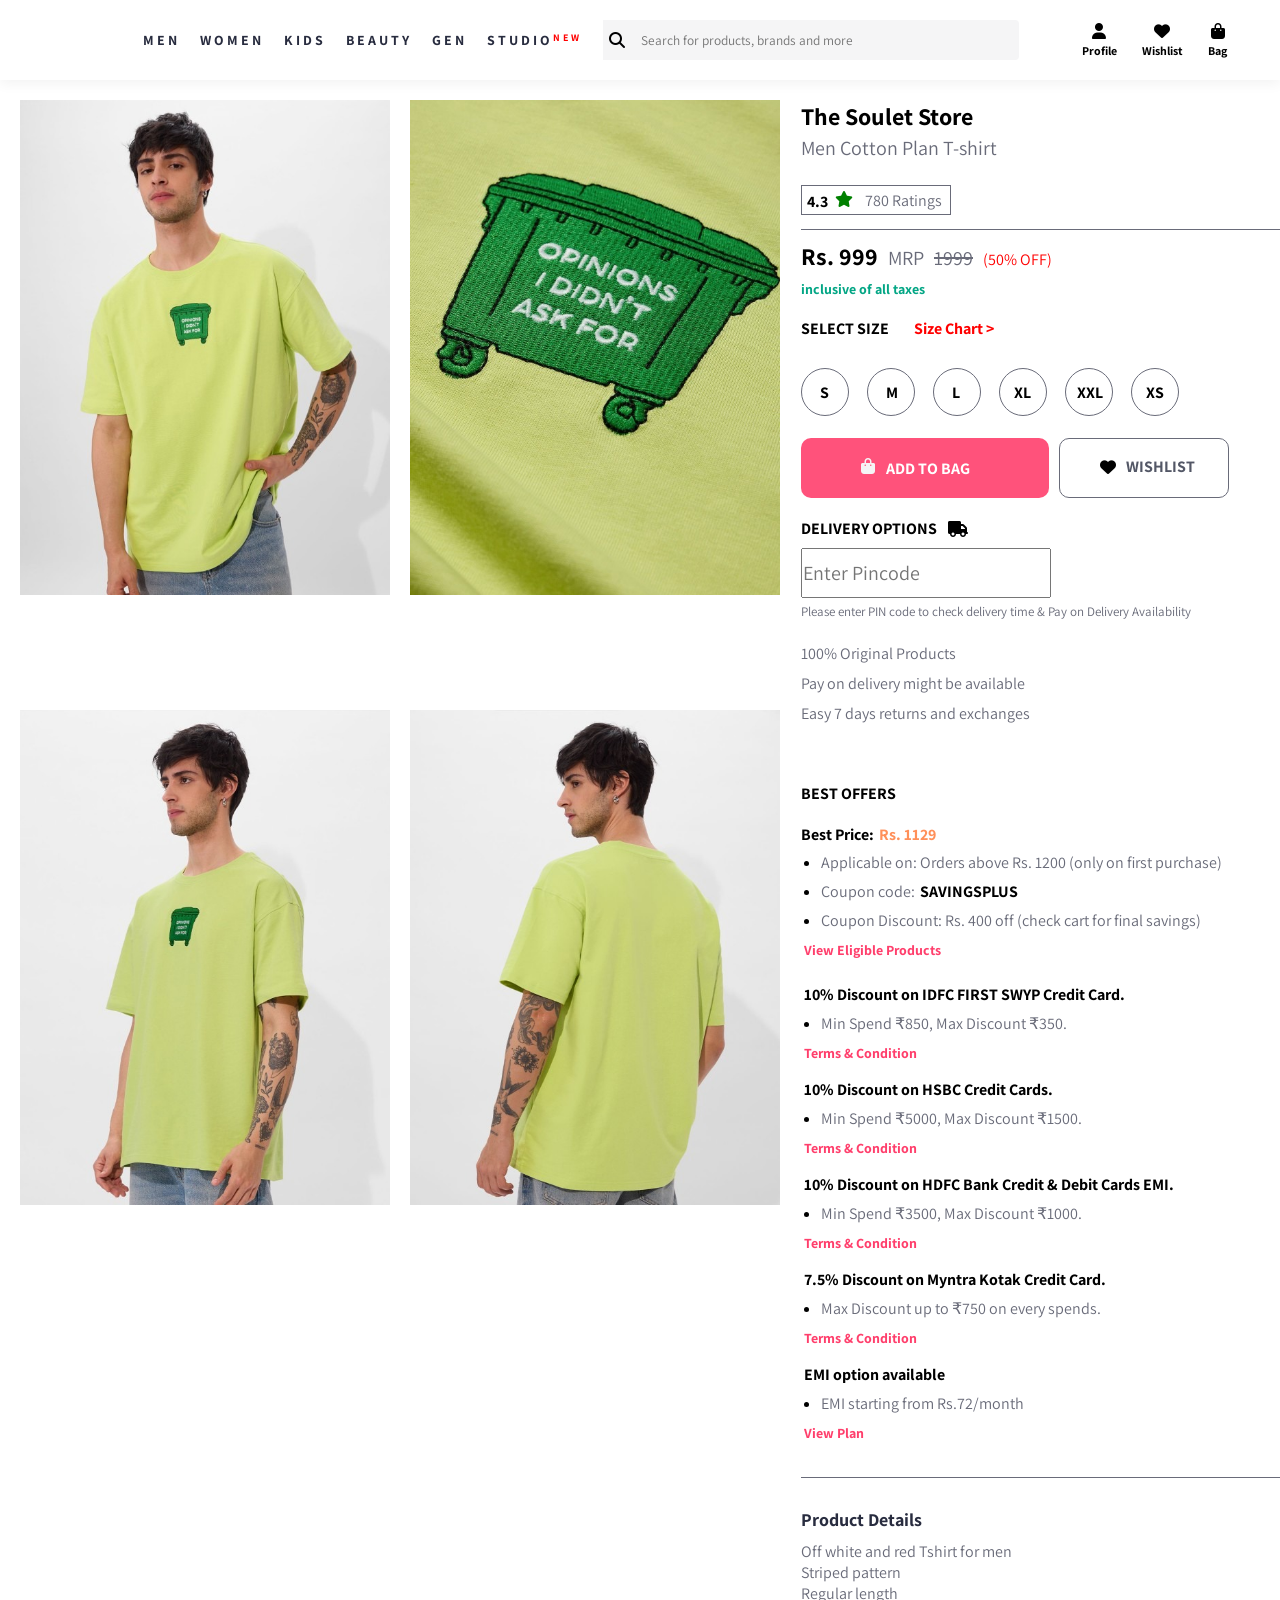
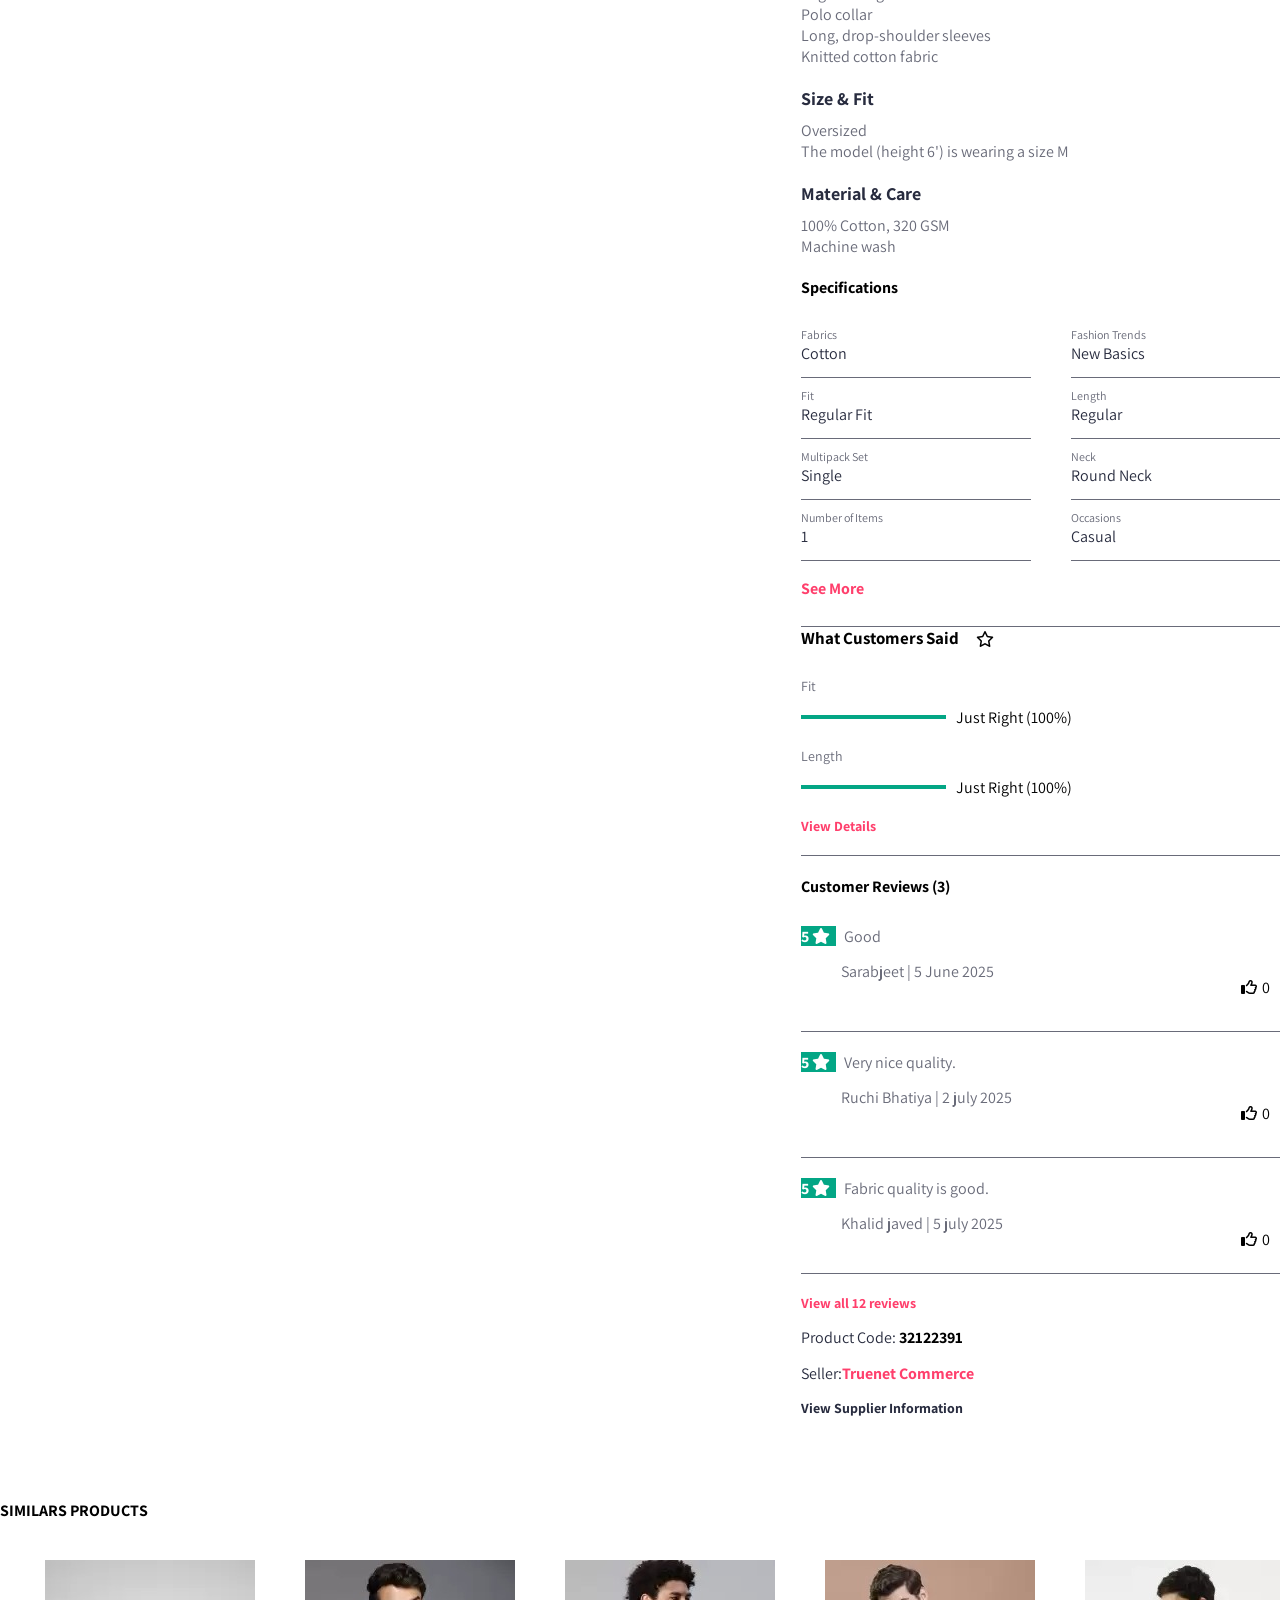
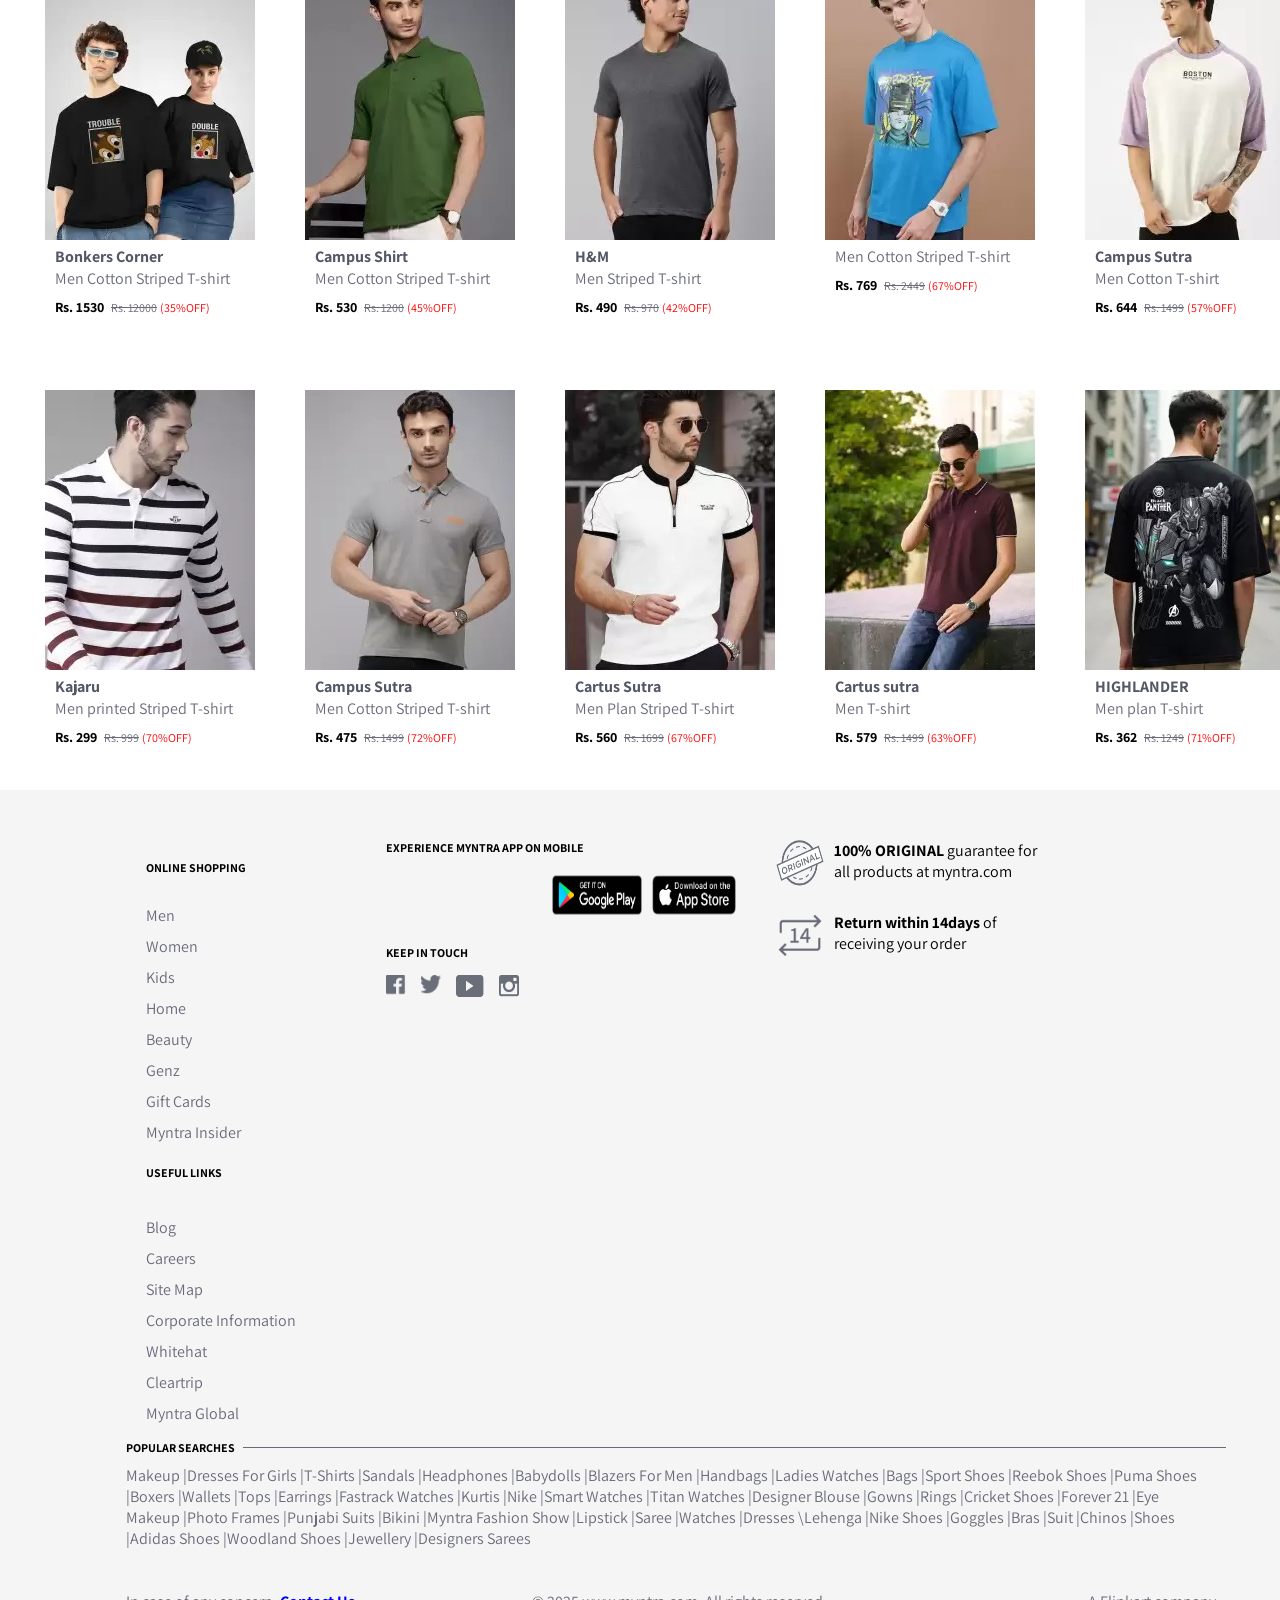
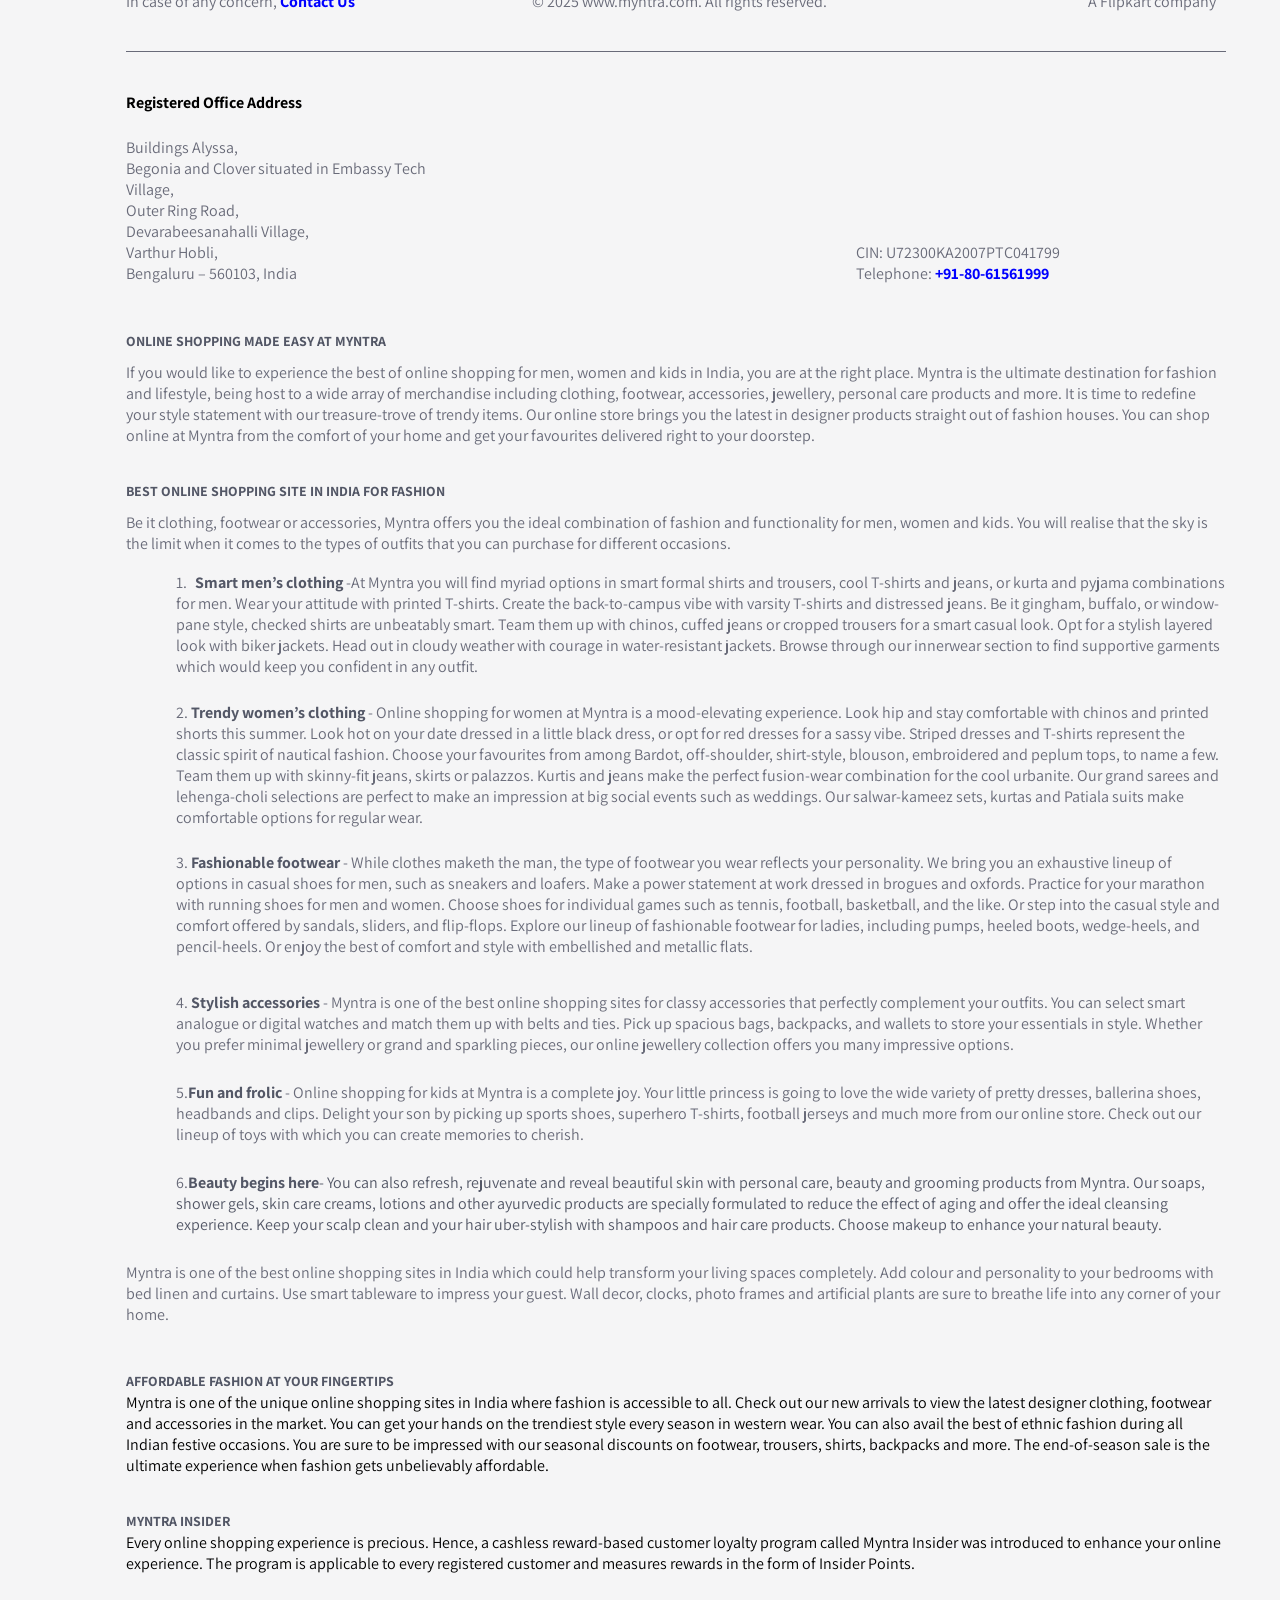
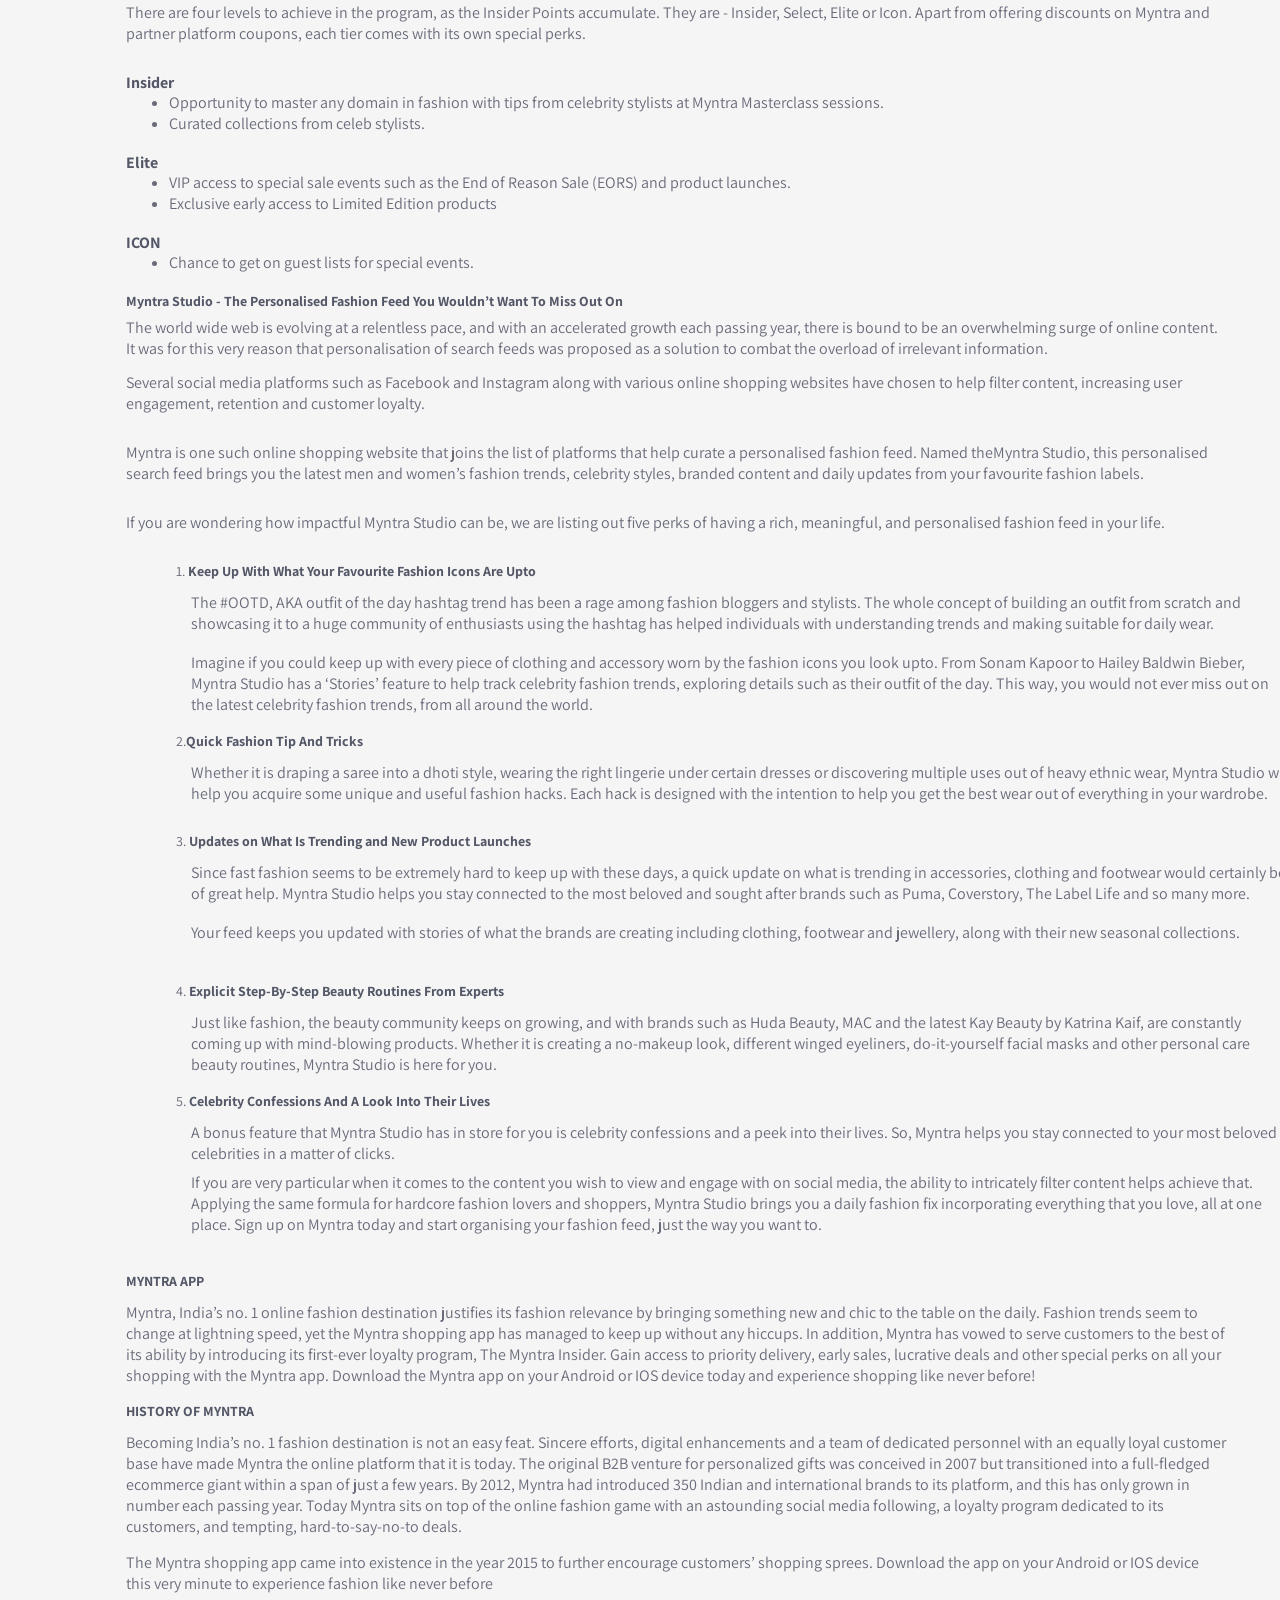
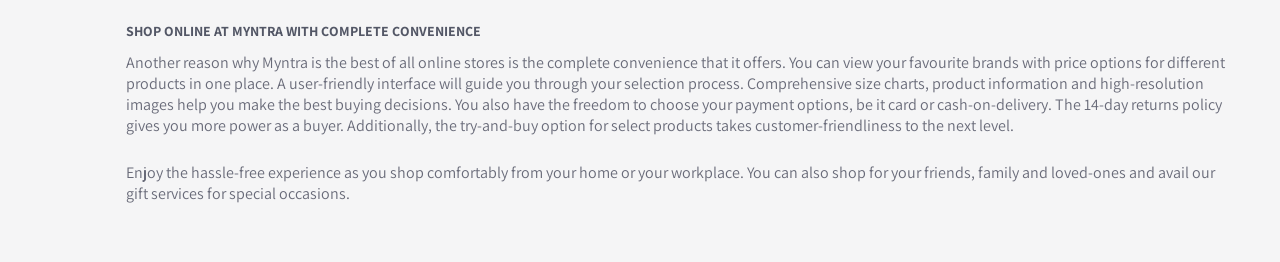
<file: t-shirt-8.html>
<html>
<head>
    <title>Document</title>
    <link rel="stylesheet" href="css/style.css">
    <link rel="stylesheet" href="https://cdnjs.cloudflare.com/ajax/libs/font-awesome/6.7.2/css/all.min.css"  />
</head>
<body>
      <header>
        <div class="container">
            <div class="logo"></div>
            <nav>
                <ul>
                    <li><a href="t-shirt.html">MEN</a></li>
                    <li><a href="">WOMEN</a></li>
                    <li><a href="">KIDS</a></li>
                    <li><a href="">BEAUTY</a></li>
                    <li><a href="">GEN</a></li>
                    <li><a href="">STUDIO <span class="new">NEW</span></a></li>
                </ul>
            </nav>
            <div class="input-section">
                <i class="fa-solid fa-magnifying-glass"></i>
                <input type="text" placeholder="Search for products, brands and more">
            </div>
            <div class="profile-section">
                <div class="inner-card">
                    <i class="fa-solid fa-user"></i>
                    <span>Profile</span>
                </div>
                <div class="inner-card">
                     <i class="fa-solid fa-heart"></i>
                    <span>Wishlist</span>
                </div>
                <div class="inner-card">
                    <i class="fa-solid fa-bag-shopping"></i>
                    <span>Bag</span>
                </div>
            </div>
        </div>
    </header>
    <div class="top-gap"></div>
    <div class="top-t-head"><span style="color: #696b79;">Home/Clothing/Men Clothing/Tshirts/</span><strong>Bonkers Corner Tshirts>More by Bonkers Corner</strong></div>
    <div class="photo-review">
        <div class="left-photo">
            <img src="./images/t-shirt1to10/imgi_22_eOF4cO6m_04065a8e061f402996c58b2e7fe9104c.jpg" width="370" height="495" alt="">
            <img src="./images/t-shirt1to10/imgi_23_rAgG1vAz_12704123fe204e96a4368a6a7d66c32a.jpg" width="370" height="495" alt="">
            <img src="./images/t-shirt1to10/imgi_24_VcNAasXE_6ead03ab2200431286d79fd5e184c4c5.jpg" width="370" height="495" alt="">
            <img src="./images/t-shirt1to10/imgi_25_MtEPTo33_d39f241b51da4260a8a850c0ad6c9404.jpg" width="370" height="495" alt="">
            
            
        </div>
        <div class="right-review">
            <div class="right-content">
                <div class="t-shirt-name">
                    <div class="top-name"><strong>The Soulet Store</strong></div>
                    <div class="middle-name">Men Cotton Plan T-shirt</div>
                    <div class="down-rating" style="display: flex;  width: 150px;
    height: 30px;
    border: 1px black solid;
    border-color: #696b79;
    margin-top: 20px;
    padding-left: 5px;"><span style=" border-color: #696b79; display: flex;">
                        <div class="rating" style=" margin-top: 5px;"><strong>4.3</strong></div>
                        <div class="class1" style="width: 20px; height: 20px; margin-left: 7px; margin-top: 5px;">
                            <i class="fa-solid fa-star" style="color: green;"></i>
                        </div>
                        <div class="border10" style=" height: 20px; border-color: #696b79; margin-left: 6px; margin-top: 4px;"></div>
                        <div class="rating1" style="margin-left: 4px; margin-top: 4px;"><span style="color: #696b79;">780 Ratings</span></div>
                        
                    </div>
                        
                </div>
                <div class="border4"></div>
                <div class="price-box"><strong style="font-size: 24px;">Rs. 999</strong><span style="color: #696b79; font-size: 20px; padding-left: 10px;">MRP</span><span style="text-decoration: line-through; padding-left: 10px; color: #696b79; font-size: 20px;">1999</span><span style="color: red; font-size9: 20px; padding-left: 10px;">(50% OFF)</span></div>
                <div class="iclusive" style="color: #03a685; font-size: 14px;"><strong>inclusive of all taxes</strong></div>
                <!-- <div class="more-color" style="padding-top: 20px; font-size: 18px;"><strong>MORE COLOR</strong></div> -->
                <!-- <div class="pic" style="padding-top: 10px;"> -->
                    <!-- <img src="C:\Users\A\Downloads\Buy Campus Sutra Men Self Design Polo Collar Cotton T Shirt - Tshirts for Men 32122391 _ Myntra\imgi_4_e29d8498-4da2-4ba9-93f5-df9cc69979c61735371443365CampusSutraMenColourblockedPoloCollarPocketsT-shirt1 (2).jpg" width="55" height="73" alt=""> -->
                <!-- </div> -->
                <div class="select-size"><strong style="font-size: 16px;">SELECT SIZE</strong><span style="color: red; font-size: 16px; padding-left: 25px; font-weight: 700;">Size Chart ></span></div>
                <div class="size">
                    <div class="radius1"><strong>S</strong></div>
                    <div class="radius2"><strong>M</strong></div>
                    <div class="radius3"><strong>L</strong></div>
                    <div class="radius4"><strong>XL</strong></div>
                    <div class="radius5"><strong>XXL</strong></div>
                    <div class="radius6"><strong>XS</strong></div>
                </div>
                <div class="add-wish">
                  <div class="add">
                    <div class="shop1" style="width: 20px; height: 20px;  margin-top: 20px; margin-left: 60px;">
                        <i class="fa-solid fa-bag-shopping"></i>
                    </div>
                    <div class="add-to-bag" style="margin-top: 20px; margin-left: 5px;"><strong style="color: white;">ADD TO BAG</strong></div>
                  </div>
                  <div class="wish">
                    <i class="fa-solid fa-heart" style="margin-top: 20px; margin-left: 40px; "></i>
                    <div class="wishlist-w" style=" margin-left: 10px; margin-top: 17px;"><strong style="color: #535766;">WISHLIST</strong></div>
                
                  </div>
                </div>
                <div class="delivery">
                    <div class="delivery-head" style="width: 147px; height: 30px;"><strong>DELIVERY OPTIONS</strong></div>
                    <div class="d" style="width: 20px; height: 20px;  margin-top: 3px;">
                        <i class="fa-solid fa-truck"></i>
                    </div>
                </div>
                <div class="enter-pincode">
                    <input style="width: 250px; height: 50px; font-size: 20px;" type="text" placeholder="Enter Pincode">
                </div>
                
                <div class="pincode-text">Please enter PIN code to check delivery time & Pay on Delivery Availability</div>
                <div class="cod">
                    <div class="cod1">100% Original Products</div>
                    <div class="cod2">Pay on delivery might be available</div>
                    <div class="cod3">Easy 7 days returns and exchanges</div>
                </div>
                <div class="best-offer"><strong style="font-size: 16px;">BEST OFFERS</strong></div>
                <div class="best-prize">
                    <div class="best-prize-head"><strong>Best Price:</strong><span style="color: #ff905a; padding-left: 5px;"><strong>Rs. 1129</strong></span></div>
                    <ul>
                        <li style=" list-style: disc; margin-left: 20px; margin-top: 8px;"><span style="color: #696b79;">Applicable on: Orders above Rs. 1200 (only on first purchase)</span></li>
                        <li style=" list-style: disc; margin-left: 20px; margin-top: 8px;"><span style="color: #696b79;">Coupon code:</span><strong style="padding-left: 5px;">SAVINGSPLUS</strong></li>
                        <li style=" list-style: disc; margin-left: 20px; margin-top: 8px;"><span style="color: #696b79;">Coupon Discount: Rs. 400 off (check cart for final savings)</span></li>
                        <div class="eligible" style="color: #ff3f6c; font-size: 14px; margin-top: 10px; padding-left: 3px;"><strong>View Eligible Products</strong></div>
                    </ul>
                </div>
                <div class="10-discount" style="margin-top: 10px; padding-left: 3px;"><strong>10% Discount on IDFC FIRST SWYP Credit Card.</strong></div>
                <ul>
                    <li style=" list-style: disc; margin-left: 20px; margin-top: 8px;"><span style="color: #696b79;">Min Spend ₹850, Max Discount ₹350.</span></li>
                    <div class="term" style="color: #ff3f6c; font-size: 14px; margin-top: 10px; padding-left: 3px;"><strong>Terms & Condition</strong></div>
                </ul>
                 <div class="10-discount" style="margin-top: 17px; padding-left: 3px;"><strong>10% Discount on HSBC Credit Cards.</strong></div>
                <ul>
                    <li style=" list-style: disc; margin-left: 20px; margin-top: 8px;"><span style="color: #696b79;">Min Spend ₹5000, Max Discount ₹1500.</span></li>
                    <div class="term" style="color: #ff3f6c; font-size: 14px; margin-top: 10px; padding-left: 3px;"><strong>Terms & Condition</strong></div>
                </ul>
                 <div class="10-discount" style="margin-top: 17px; padding-left: 3px;"><strong>10% Discount on HDFC Bank Credit & Debit Cards EMI.</strong></div>
                <ul>
                    <li style=" list-style: disc; margin-left: 20px; margin-top: 8px;"><span style="color: #696b79;">Min Spend ₹3500, Max Discount ₹1000.</span></li>
                    <div class="term" style="color: #ff3f6c; font-size: 14px; margin-top: 10px; padding-left: 3px;"><strong>Terms & Condition</strong></div>
                </ul>
                 <div class="10-discount" style="margin-top: 17px; padding-left: 3px;"><strong>7.5% Discount on Myntra Kotak Credit Card.</strong></div>
                <ul>
                    <li style=" list-style: disc; margin-left: 20px; margin-top: 8px;"><span style="color: #696b79;">Max Discount up to ₹750 on every spends.</span></li>
                    <div class="term" style="color: #ff3f6c; font-size: 14px; margin-top: 10px; padding-left: 3px;"><strong>Terms & Condition</strong></div>
                </ul>
                 <div class="10-discount" style="margin-top: 17px; padding-left: 3px;"><strong>EMI option available</strong></div>
                <ul>
                    <li style=" list-style: disc; margin-left: 20px; margin-top: 8px;"><span style="color: #696b79;">EMI starting from Rs.72/month</span></li>
                    <div class="term" style="color: #ff3f6c; font-size: 14px; margin-top: 10px; padding-left: 3px;"><strong>View Plan</strong></div>
                </ul>
                <div class="border6" style="border-bottom: 1px black solid; border-color: #696b79; margin-top: 35px;"></div>
                <div class="product-details" style="margin-top: 30px; "><strong style="color: #282c3f; font-size: 18px;">Product Details</strong></div>
                <div class="product-text" style="color: #696b79; margin-top: 10px;">Off white and red Tshirt for men <br>
Striped pattern <br>
Regular length <br>
Polo collar <br>
Long, drop-shoulder sleeves <br>
Knitted cotton fabric</div>
              <div class="size-fit" style="margin-top: 20px; "><strong style="color: #282c3f; font-size: 18px;">Size & Fit</strong></div>
            <div class="size-text" style="color: #696b79; margin-top: 10px;">Oversized <br>
The model (height 6') is wearing a size M</div>
            <div class="size-fit" style="margin-top: 20px; "><strong style="color: #282c3f; font-size: 18px;">Material & Care</strong></div>
            <div class="size-text" style="color: #696b79; margin-top: 10px;">100% Cotton, 320 GSM <br>Machine wash</div>
            <div class="specifi"><strong>Specifications</strong></div>
            <div class="s-left-right">
                <div class="left-s">
                    <div class="text1">
                        <div class="text-head">Fabrics</div>
                        <div class="text-content">Cotton</div>
                    </div>
                    <div class="border7" style="border-bottom: 1px black solid; border-color: #696b79;"></div>
                    <div class="text1" style="margin-top: 10px;">
                        <div class="text-head">Fit</div>
                        <div class="text-content">Regular Fit</div>
                    </div>
                    <div class="border7" style="border-bottom: 1px black solid; border-color: #696b79;"></div>
                     <div class="text1" style="margin-top: 10px;">
                        <div class="text-head">Multipack Set</div>
                        <div class="text-content">Single</div>
                    </div>
                    <div class="border7" style="border-bottom: 1px black solid; border-color: #696b79;"></div>
                     <div class="text1" style="margin-top: 10px;">
                        <div class="text-head">Number of Items</div>
                        <div class="text-content">1</div>
                    </div>
                    <div class="border7" style="border-bottom: 1px black solid; border-color: #696b79;"></div>
                    <div class="see-more" style="color: #ff3f6c;  margin-top: 17px;"><strong>See More</strong></div>
                </div>
                <div class="right-s">
                        <div class="text1">
                        <div class="text-head">Fashion Trends</div>
                        <div class="text-content">New Basics</div>
                    </div>
                    <div class="border7" style="border-bottom: 1px black solid; border-color: #696b79;"></div>
                    <div class="text1" style="margin-top: 10px;">
                        <div class="text-head">Length</div>
                        <div class="text-content">Regular</div>
                    </div>
                    <div class="border7" style="border-bottom: 1px black solid; border-color: #696b79;"></div>
                     <div class="text1" style="margin-top: 10px;">
                        <div class="text-head">Neck</div>
                        <div class="text-content">Round Neck</div>
                    </div>
                    <div class="border7" style="border-bottom: 1px black solid; border-color: #696b79;"></div>
                     <div class="text1" style="margin-top: 10px;">
                        <div class="text-head">Occasions</div>
                        <div class="text-content">Casual</div>
                    </div>
                    <div class="border7" style="border-bottom: 1px black solid; border-color: #696b79;"></div>
                </div>
                </div>
                                
                 <div class="rating3">
                    <div class="rating3-head"><strong>What Customers Said</strong></div>
                    <div class="star">
                        <i class="fa-regular fa-star"></i>
                    </div>
                   
                 </div>
                  <div class="fit" style="width: 70px; height: 30px;font-size: 14px; margin-top: 20px; color: #696b79;">Fit</div>
                  <div class="fit-l" style="width: 300px; height: 20px; display: flex;">
                    <div class="fit-l-2" style="width: 300px; height: 4px; background-color: #03a685; margin-top: 8px;"></div>
                    <div class="fit-l-text" style="width: 300px; height: 20px; margin-left: 10px;">Just Right (100%)</div>
                  </div>
                   <div class="fit" style="width: 70px; height: 30px; font-size: 14px; margin-top: 20px; color: #696b79;">Length</div>
                  <div class="fit-l" style="width: 300px; height: 20px; display: flex;">
                    <div class="fit-l-2" style="width: 300px; height: 4px; background-color: #03a685; margin-top: 8px;"></div>
                    <div class="fit-l-text" style="width: 300px; height: 20px;  margin-left: 10px;">Just Right (100%)</div>
                  </div>
                  <div class="view-d" style="color: #ff3f6c; margin-top: 20px; font-size: 14px;"><strong>View Details</strong></div>
                  <div class="border12" style="width: 500px; margin-top: 20px; border-bottom: 1px black solid; border-color: #696b79;"></div>
                  <div class="cust" style="width: 300px; height: 50px;  margin-top: 20px;">
                    <div class="cust-h" style="width: 200px; height: 30px;"><strong>Customer Reviews (3)</strong></div>
                  </div>
                  <div class="g" style="width: 300px; height: 25px;  display: flex;">
                    <div class="g1" style="width: 35px; height: 20px; background-color: #03a685; color: white;"><strong>5</strong>
                    <i class="fa-solid fa-star" style="color: white;"></i></div>
                    <div class="g2" style="width: 200px; height: 30px; margin-left: 8px; color: #696b79;">Good</div>
                  </div>
                  <div class="name" style="width: 530px; height: 50px; margin-top: 10px; display: flex;">
                    <div class="n1" style="width: 300px; height: 30px;  color: #696b79; padding-left: 40px;">Sarabjeet | 5 June 2025</div>
                    <div class="like" style="width: 15px; height: 15px;  margin-left: 140px; margin-top: 18px;">
                        <i class="fa-regular fa-thumbs-up"><span style="margin-left: 5px;">0</span></i>
                    </div>

                  </div>
                  <div class="border13" style="width: 500px; margin-top: 20px; border-bottom: 1px black solid; border-color: #696b79;"></div>
                   <div class="g" style="width: 300px; height: 25px;  display: flex; margin-top: 20px;">
                    <div class="g1" style="width: 35px; height: 20px; background-color: #03a685; color: white;"><strong>5</strong>
                    <i class="fa-solid fa-star" style="color: white;"></i></div>
                    <div class="g2" style="width: 200px; height: 30px; margin-left: 8px; color: #696b79;">Very nice quality.</div>
                  </div>
                  <div class="name" style="width: 530px; height: 50px; margin-top: 10px; display: flex;">
                    <div class="n1" style="width: 300px; height: 30px;  color: #696b79; padding-left: 40px;">Ruchi Bhatiya | 2 july 2025</div>
                    <div class="like" style="width: 15px; height: 15px;  margin-left: 140px; margin-top: 18px;">
                        <i class="fa-regular fa-thumbs-up"><span style="margin-left: 5px;">0</span></i>
                    </div>
                  </div>
                  <div class="border13" style="width: 500px; margin-top: 20px; border-bottom: 1px black solid; border-color: #696b79;"></div>
                   <div class="g" style="width: 300px; height: 25px;  display: flex; margin-top: 20px;">
                    <div class="g1" style="width: 35px; height: 20px; background-color: #03a685; color: white;"><strong>5</strong>
                    <i class="fa-solid fa-star" style="color: white;"></i></div>
                    <div class="g2" style="width: 200px; height: 30px; margin-left: 8px; color: #696b79;">Fabric quality is good.</div>
                  </div>
                  <div class="name" style="width: 530px; height: 50px; margin-top: 10px; display: flex; ">
                    <div class="n1" style="width: 300px; height: 30px;  color: #696b79; padding-left: 40px;">Khalid javed | 5 july 2025</div>
                    <div class="like" style="width: 15px; height: 15px;  margin-left: 140px; margin-top: 18px;">
                        <i class="fa-regular fa-thumbs-up"><span style="margin-left: 5px;">0</span></i>
                    </div>

                  </div>
                   <div class="border13" style="width: 500px; margin-top: 10px; border-bottom: 1px black solid; border-color: #696b79;"></div>
                   <div class="view-all" style="margin-top: 20px;"><strong style="color: #ff3f6c; font-size: 14px;">View all 12 reviews</strong></div>
                   <div class="code" style="margin-top: 15px;"><span style="font-size: 16px; color: #282c3f;">Product Code: </span><strong>32122391</strong></div>
                   <div class="seller" style="margin-top: 15px;"><span style="font-size: 16px; color: #282c3f;">Seller:</span><strong style="color: #ff3f6c; font-size: 16px;">Truenet Commerce</strong></div>
                   <div class="view-s" style="margin-top: 15px;"><strong style="font-size: 14px; color: rgb(40, 44, 63);">View Supplier Information</strong></div>  
                  </div>
                  <!-- <div class="rating-box"> -->
                        <!-- <div class="left-r" style="display: flex;"> -->
                            <!-- <div class="left-r1" style="width: 50px; height: 50px; border: 1px black solid; font-size: 48px; margin-top: 40px; margin-left: 30px; color: #282c3f;">4.2</div> -->
                            <!-- <div class="star2" style="width: 30px; height: 30px; border: 1px black solid; margin-top: 60px; margin-left: 20px;"> -->
                                <!-- <i class="fa-solid fa-star" style="color: #14958f;"></i> -->
                            <!-- </div> -->
                        <!-- </div> -->
                        <!-- <div class="border-r" style="height: 100px; margin-left: 50px; border: 1px black solid; border-color: #696b79; margin-top: 25px;"></div> -->
                        <!-- <div class="right-r"> -->
                            <!-- <div class="box1" style="width: 200px; height: 20px; border: 1px #14958f solid; margin-top: 25px; display: flex;"> -->
                                <!-- <div class="box-text" style="width: 15px; height: 15px; border: 1px black solid; color: #696b79; font-size: 20px; margin-bottom: 2px;">5</div> -->
                                <!-- <i class="fa-solid fa-star" style="color: grey;" style="margin-top: 5px; width: 100%; height: 100%;"></i> -->
                                <!-- <div class="border-line" style="width: 120px; height: 3px; background-color: grey; margin-top: 8px;"> -->
                                    <!-- <div class="border-l1" style="width: 100px; height: 3px;background-color: #14958f; "></div> -->
                                <!-- </div> -->
                                <!-- <div class="r-t" >14</div> -->
                            <!-- </div> -->
                             <!-- <div class="box1" style="width: 200px; height: 20px; border: 1px #14958f solid; margin-top: 5px; display: flex;"> -->
                                <!-- <div class="box-text" style="width: 15px; height: 15px; border: 1px black solid; color: #696b79; font-size: 20px; margin-bottom: 2px;">5</div> -->
                                <!-- <i class="fa-solid fa-star" style="color: grey;" style="margin-top: 5px; width: 100%; height: 100%;"></i> -->
                                <!-- <div class="border-line" style="width: 120px; height: 3px; background-color: grey; margin-top: 8px;"> -->
                                    <!-- <div class="border-l1" style="width: 100px; height: 3px;background-color: #14958f; "></div> -->
                                <!-- </div> -->
                                <!-- <div class="r-t" >14</div> -->
                            <!-- </div> -->
                        </div>
                    </div>
                    <!-- <div class="r-text" style="width: 200px; height: 15px; border: 1px green solid; padding-left: 30px;">17 Verified Buyers</div> -->
            </div>
                
                
            </div>


            </div>
        </div>
    </div>
     <div class="s-p" style="width: 1350px; height: 40px; margin-left: 27px; margin: auto"><strong>SIMILARS PRODUCTS</strong></div>
     <div class="f-images">
        <div class="f-img">
             <a class="box" href="t-shirt link.html" target="_blank">  
                                <div class="image">
                                        <img src="./images/t-shirt1to10/imgi_98_hw1Z8FKe_20918f8de6fa41d29aaef15a0c4ba48a.jpg" width="100%" height="100%" alt="">
                                </div>
                                <div class="down-box">
                                        <div class="down-heading"><strong style="color: #535766;">Bonkers Corner</strong></div>
                                        <div class="down-text" style="color: #696b79;">Men Cotton Striped  T-shirt</div>
                                        <div class="down-price"><strong style="font-size: 14px;">Rs. 1530</strong><span style="color: #696b79; text-decoration: line-through; margin-left: 7px; font-size: 12px; ">Rs. 12000</span> <span style="color: red; font-size: 12px;">(35%OFF)</span></div> 
                                </div>
                                         <a class="box" href="t-shirt link.html" target="_blank">  
                                <div class="image">
                                        <img src="./images/t-shirt1to10/imgi_99_oVVkv8FP_6072a02fe2f44fdba5b5ec9dce605e6a.jpg" width="100%" height="100%" alt="">
                                </div>
                                
                                <div class="down-box">
                                        <div class="down-heading"><strong style="color: #535766;">Campus Shirt</strong></div>
                                        <div class="down-text" style="color: #696b79;">Men Cotton Striped  T-shirt</div>
                                        <div class="down-price"><strong style="font-size: 14px;">Rs. 530</strong><span style="color: #696b79; text-decoration: line-through; margin-left: 7px; font-size: 12px; ">Rs. 1200</span> <span style="color: red; font-size: 12px;">(45%OFF)</span></div> 
                                                 
                                </div>
                                             <a class="box" href="t-shirt link.html" target="_blank">  
                                <div class="image">
                                        <img src="./images/t-shirt1to10/imgi_95_7a4e30f1-809f-4111-9991-6fd07d8832e21663221355704LevisMenCharcoalGreySolidRoundNeckLoungeT-shirts1.jpg" width="100%" height="100%" alt="">
                                </div>
                                
                                <div class="down-box">
                                        <div class="down-heading"><strong style="color: #535766;">H&M</strong></div>
                                        <div class="down-text" style="color: #696b79;">Men  Striped  T-shirt</div>
                                        <div class="down-price"><strong style="font-size: 14px;">Rs. 490</strong><span style="color: #696b79; text-decoration: line-through; margin-left: 7px; font-size: 12px; ">Rs. 970</span> <span style="color: red; font-size: 12px;">(42%OFF)</span></div> 
                                </div>
                                             <a class="box" href="t-shirt link.html" target="_blank">  
                                <div class="image">
                                        <img src="./images/t-shirt1to10/imgi_80_16297735-6b15-4ad4-9386-fe488744b63c1696005850769HIGHLANDERUnisexBluePrintedAppliqueT-shirt1.jpg" width="100%" height="100%" alt="">

                                        <div class="down-text" style="color: #696b79;">Men Cotton Striped  T-shirt</div>
                                        <div class="down-price"><strong style="font-size: 14px;">Rs. 769</strong><span style="color: #696b79; text-decoration: line-through; margin-left: 7px; font-size: 12px; ">Rs. 2449</span> <span style="color: red; font-size: 12px;">(67%OFF)</span></div> 
                                </div>
                                             <a class="box" href="t-shirt link.html" target="_blank">  
                                <div class="image">
                                        <img src="./images/t-shirt1to10/imgi_83_b227c67c-1c43-4161-87c2-a1807a43f7571677825393422ManiacMenPurpleTypographyPrintedBoxyT-shirt1.jpg" width="100%" height="100%" alt="">
                                </div>
                               
                                <div class="down-box">
                                        <div class="down-heading"><strong style="color: #535766;">Campus Sutra</strong></div>
                                        <div class="down-text" style="color: #696b79;">Men Cotton   T-shirt</div>
                                        <div class="down-price"><strong style="font-size: 14px;">Rs. 644</strong><span style="color: #696b79; text-decoration: line-through; margin-left: 7px; font-size: 12px; ">Rs. 1499</span> <span style="color: red; font-size: 12px;">(57%OFF)</span></div> 
                                </div>
                                             <a class="box" href="t-shirt link.html" target="_blank">  
                                <div class="image">
                                        <img src="./images/t-shirt1to10/imgi_86_36395020-ff4d-44ab-a5e6-3a435d37f66b1615962819189-Roadster-Men-White--Navy-Blue-Striped-Polo-Collar-T-shirt-28-1.jpg" width="100%" height="100%" alt="">
                                </div>
                               
                                <div class="down-box">
                                        <div class="down-heading"><strong style="color: #535766;">Kajaru</strong></div>
                                        <div class="down-text" style="color: #696b79;">Men printed Striped  T-shirt</div>
                                        <div class="down-price"><strong style="font-size: 14px;">Rs. 299</strong><span style="color: #696b79; text-decoration: line-through; margin-left: 7px; font-size: 12px; ">Rs. 999</span> <span style="color: red; font-size: 12px;">(70%OFF)</span></div> 
                                </div>
                                             <a class="box" href="t-shirt link.html" target="_blank">  
                                <div class="image">
                                        <img src="./images/t-shirt1to10/imgi_87_26804933-b9f0-4b80-b600-2f7c949d842f1716961898420-US-Polo-Assn-Denim-Co-Men-Tshirts-8431716961897973-1.jpg" width="100%" height="100%" alt="">
                                </div>

                                <div class="down-box">
                                        <div class="down-heading"><strong style="color: #535766;">Campus Sutra</strong></div>
                                        <div class="down-text" style="color: #696b79;">Men Cotton Striped  T-shirt</div>
                                        <div class="down-price"><strong style="font-size: 14px;">Rs. 475</strong><span style="color: #696b79; text-decoration: line-through; margin-left: 7px; font-size: 12px; ">Rs. 1499</span> <span style="color: red; font-size: 12px;">(72%OFF)</span></div> 
                                </div>
                                             <a class="box" href="t-shirt link.html" target="_blank">  
                                <div class="image">
                                        <img src="./images/t-shirt1to10/imgi_88_YalTZaW7_88a381e960c1425297da4caee1552ea9.jpg" width="100%" height="100%" alt="">
                                </div>
                                
                                <div class="down-box">
                                        <div class="down-heading"><strong style="color: #535766;">Cartus Sutra</strong></div>
                                        <div class="down-text" style="color: #696b79;">Men Plan Striped  T-shirt</div>
                                        <div class="down-price"><strong style="font-size: 14px;">Rs. 560</strong><span style="color: #696b79; text-decoration: line-through; margin-left: 7px; font-size: 12px; ">Rs. 1699</span> <span style="color: red; font-size: 12px;">(67%OFF)</span></div> 
                                </div>
                                             <a class="box" href="t-shirt link.html" target="_blank">  
                                <div class="image">
                                        <img src="./images/t-shirt1to10/imgi_96_8263de83-b3ac-4c3d-85e0-3018678523461703138362260LouisPhilippeJeansPoloCollarSlimFitT-shirt1.jpg" width="100%" height="100%" alt="">
                                </div>
                               
                                <div class="down-box">
                                        <div class="down-heading"><strong style="color: #535766;">Cartus sutra</strong></div>
                                        <div class="down-text" style="color: #696b79;">Men   T-shirt</div>
                                        <div class="down-price"><strong style="font-size: 14px;">Rs. 579</strong><span style="color: #696b79; text-decoration: line-through; margin-left: 7px; font-size: 12px; ">Rs. 1499</span> <span style="color: red; font-size: 12px;">(63%OFF)</span></div> 
                                </div>
                                             <a class="box" href="t-shirt link.html" target="_blank">  
                                <div class="image">
                                        <img src="./images/t-shirt1to10/imgi_97_a6ec6d08-3923-4899-8dd0-2013b95329d21732536591055-Bewakoof-Black-Black-Panther-Printed-Round-Neck-Short-Sleeve-1.jpg" width="100%" height="100%" alt="">
                                </div>
                               
                                <div class="down-box">
                                        <div class="down-heading"><strong style="color: #535766;">HIGHLANDER</strong></div>
                                        <div class="down-text" style="color: #696b79;">Men plan  T-shirt</div>
                                        <div class="down-price"><strong style="font-size: 14px;">Rs. 362</strong><span style="color: #696b79; text-decoration: line-through; margin-left: 7px; font-size: 12px; ">Rs. 1249</span> <span style="color: red; font-size: 12px;">(71%OFF)</span></div> 
                                </div>
                            </div>                   
        </div>
     </div>
           <div class="footer">
        <div class="footer-top">
            <div class="online-shopping">
                <div class="online-head">ONLINE SHOPPING</div>
                <div class="online-list">
                    <div class="list">Men</div>
                    <div class="list">Women</div>
                    <div class="list">Kids</div>
                    <div class="list">Home</div>
                    <div class="list">Beauty</div>
                    <div class="list">Genz</div>
                    <div class="list">Gift Cards</div>
                    <div class="list">Myntra Insider</div>
                </div>
                <div class="usefull">
                    <div class="usefull-head">USEFUL LINKS</div>
                    <div class="usefull-list">
                        <div class="list">Blog</div>
                        <div class="list">Careers</div>
                        <div class="list">Site Map</div>
                        <div class="list">Corporate Information</div>
                        <div class="list">Whitehat</div>
                        <div class="list">Cleartrip</div>
                        <div class="list">Myntra Global</div>
                    </div>
                </div>
            </div>
            <!-- <div class="customer"> -->
                <!-- <div class="customer-head">CUSTOMER POLICIES</div> -->
                <!-- <div class="customer-list"> -->
                    <!-- <div class="c-list">Contact Us</div> -->
                    <!-- <div class="c-list">FAQ</div> -->
                    <!-- <div class="c-list">T&C</div> -->
                    <!-- <div class="c-list">Terms Of Use</div> -->
                    <!-- <div class="c-list">Track Orders</div> -->
                    <!-- <div class="c-list">Shipping</div> -->
                    <!-- <div class="c-list">Cancellation</div> -->
                    <!-- <div class="c-list">Returns</div> -->
                    <!-- <div class="c-list">Privacy Policy</div> -->
                    <!-- <div class="c-list">Grievance Redressal</div> -->
                <!-- </div> -->
            <!-- </div> -->
            <div class="experience">
                <div class="e-header">EXPERIENCE MYNTRA APP ON MOBILE</div>
                <div class="icon">
                    <div class="google-play">
                        <a href="https://play.google.com/store/apps/details?id=com.myntra.android">
                            <img src="./images/t-shirt/imgi_113_80cc455a-92d2-4b5c-a038-7da0d92af33f1539674178924-google_play.png"
                                width="100%" height="100%" alt="">
                        </a>
                    </div>
                    <div class="app-store" style="margin-left: 20px;">
                        <a href="https://itunes.apple.com/in/app/myntra-indias-fashion-store/id907394059">
                            <img src="./images/t-shirt/imgi_114_bc5e11ad-0250-420a-ac71-115a57ca35d51539674178941-apple_store.png"
                                width="100%" height="100%" alt="">
                        </a>
                    </div>
                </div>
                <div class="keep">KEEP IN TOUCH</div>
                <div class="keep-icon">
                    <div class="facebook">
                        <a href="https://www.facebook.com/myntra">
                            <img src="./images/t-shirt/imgi_115_d2bec182-bef5-4fab-ade0-034d21ec82e31574604275433-fb.png"
                                width="100%" height="100%" alt="">
                        </a>
                    </div>
                    <div class="twitter">
                        <a href="https://twitter.com/myntra">
                            <img src="./images/t-shirt/imgi_116_f10bc513-c5a4-490c-9a9c-eb7a3cc8252b1574604275383-twitter.png"
                                width="100%" height="100%" alt="">
                        </a>
                    </div>
                    <div class="youtube">
                        <a href="https://www.youtube.com/user/myntradotcom">
                            <img src="./images/t-shirt/imgi_117_a7e3c86e-566a-44a6-a733-179389dd87111574604275355-yt.png"
                                width="100%" height="100%" alt="">
                        </a>
                    </div>
                    <div class="instagram">
                        <a href="https://www.instagram.com/myntra">
                            <img src="./images/t-shirt/imgi_118_b4fcca19-5fc1-4199-93ca-4cae3210ef7f1574604275408-insta.png"
                                width="100%" height="100%" alt="">
                        </a>
                    </div>
                </div>
            </div>
            <div class="original-return">
                <div class="original">
                    <div class="original-image">
                        <img src="./images/t-shirt/imgi_119_6c3306ca-1efa-4a27-8769-3b69d16948741574602902452-original.png"
                            width="48px" height="50px" alt="">
                    </div>
                    <div class="original-text"> <strong>100% ORIGINAL</strong> guarantee for all products at myntra.com
                    </div>
                </div>
                <div class="return">
                    <div class="return-image">
                        <img src="./images/t-shirt/imgi_120_becb1b16-86cc-4e78-bdc7-7801c17947831684737106127-Return-Window-image.png"
                            width="48px" height="49px" alt="">
                    </div>
                    <div class="return-text"><strong>Return within 14days</strong> of receiving your order</div>
                </div>
            </div>
        </div>
        <div class="popular-search">
            <div class="popular-head">
                <div class="popular-box">POPULAR SEARCHES</div>
                <div class="popular-box2"></div>
            </div>
            <div class="popular-text">Makeup |Dresses For Girls |T-Shirts |Sandals |Headphones |Babydolls |Blazers For
                Men |Handbags |Ladies Watches |Bags |Sport Shoes |Reebok Shoes |Puma Shoes |Boxers |Wallets |Tops
                |Earrings |Fastrack Watches |Kurtis |Nike |Smart Watches |Titan Watches |Designer Blouse |Gowns |Rings
                |Cricket Shoes |Forever 21 |Eye Makeup |Photo Frames |Punjabi Suits |Bikini |Myntra Fashion Show
                |Lipstick |Saree |Watches |Dresses \Lehenga |Nike Shoes |Goggles |Bras |Suit |Chinos |Shoes |Adidas
                Shoes |Woodland Shoes |Jewellery |Designers Sarees</div>
        </div>
        <div class="contact">
            <div class="contact-text-box1">In case of any concern,
                <span style="color: blue; font-weight: 700;">Contact Us</span>
            </div>
            <div class="c-box2">© 2025 www.myntra.com. All rights reserved.</div>
            <div class="c-box3">A Flipkart company</div>
        </div>
        <div class="border1"></div>
        <div class="resister">
            <div class="r-box1">
                <div class="r-top">
                    <div class="r-top-text"> <strong>Registered Office Address</strong></div>
                </div>
                <div class="r-foot">
                    <div class="r-foot-text">Buildings Alyssa, <br>
                        Begonia and Clover situated in Embassy Tech Village, <br>
                        Outer Ring Road, <br>
                        Devarabeesanahalli Village, <br>
                        Varthur Hobli, <br>
                        Bengaluru – 560103, India</div>
                </div>
            </div>
            <div class="r-box2">
                <div class="r-box2-head">
                    <div class="r-box2-text" style="color:  #696b79;">CIN: U72300KA2007PTC041799 <br> Telephone: <span
                            style="color: blue; font-weight: bolder;"> +91-80-61561999</span> </div>
                </div>
            </div>
        </div>
        <div class="border2"></div>
        <div class="footer-p">
            <div class="p1">
                <div class="h1" style="color: #535766;"><strong>ONLINE SHOPPING MADE EASY AT MYNTRA</strong></div>
                <div class="p1-text">If you would like to experience the best of online shopping for men, women and kids
                    in India, you are at the right place. Myntra is the ultimate destination for fashion and lifestyle,
                    being host to a wide array of merchandise including clothing, footwear, accessories, jewellery,
                    personal care products and more. It is time to redefine your style statement with our treasure-trove
                    of trendy items. Our online store brings you the latest in designer products straight out of fashion
                    houses. You can shop online at Myntra from the comfort of your home and get your favourites
                    delivered right to your doorstep.</div>
            </div>
            <div class="p2">
                <div class="h2" style="color: #535766;"><strong>BEST ONLINE SHOPPING SITE IN INDIA FOR FASHION</strong>
                </div>
                <div class="p2-text">Be it clothing, footwear or accessories, Myntra offers you the ideal combination of
                    fashion and functionality for men, women and kids. You will realise that the sky is the limit when
                    it comes to the types of outfits that you can purchase for different occasions.</div>
            </div>
            <div class="p3">
                <div class="h3" style="color: #535766;"> <span style="color: #696b79;">1.</span><strong
                        style="margin-left: 8px;">Smart men’s clothing</strong> <span style="color: #696b79;">-At Myntra
                        you will find myriad options in smart formal shirts and trousers, cool T-shirts and jeans, or
                        kurta and pyjama combinations for men. Wear your attitude with printed T-shirts. Create the
                        back-to-campus vibe with varsity T-shirts and distressed jeans. Be it gingham, buffalo, or
                        window-pane style, checked shirts are unbeatably smart. Team them up with chinos, cuffed jeans
                        or cropped trousers for a smart casual look. Opt for a stylish layered look with biker jackets.
                        Head out in cloudy weather with courage in water-resistant jackets. Browse through our innerwear
                        section to find supportive garments which would keep you confident in any outfit.</span> </div>
            </div>
            <div class="p4">
                <div class="h4" style="color: #535766;"><span style="color: #696b79;">2.</span> <strong>Trendy women’s
                        clothing </strong> <span style="color: #696b79;">- Online shopping for women at Myntra is a
                        mood-elevating experience. Look hip and stay comfortable with chinos and printed shorts this
                        summer. Look hot on your date dressed in a little black dress, or opt for red dresses for a
                        sassy vibe. Striped dresses and T-shirts represent the classic spirit of nautical fashion.
                        Choose your favourites from among Bardot, off-shoulder, shirt-style, blouson, embroidered and
                        peplum tops, to name a few. Team them up with skinny-fit jeans, skirts or palazzos. Kurtis and
                        jeans make the perfect fusion-wear combination for the cool urbanite. Our grand sarees and
                        lehenga-choli selections are perfect to make an impression at big social events such as
                        weddings. Our salwar-kameez sets, kurtas and Patiala suits make comfortable options for regular
                        wear.</span></div>
            </div>
            <div class="p5">
                <div class="h5" style="color: #535766;"><span style="color: #696b79;">3.</span> <strong>Fashionable
                        footwear</strong> <span style="color: #696b79;"> - While clothes maketh the man, the type of
                        footwear you wear reflects your personality. We bring you an exhaustive lineup of options in
                        casual shoes for men, such as sneakers and loafers. Make a power statement at work dressed in
                        brogues and oxfords. Practice for your marathon with running shoes for men and women. Choose
                        shoes for individual games such as tennis, football, basketball, and the like. Or step into the
                        casual style and comfort offered by sandals, sliders, and flip-flops. Explore our lineup of
                        fashionable footwear for ladies, including pumps, heeled boots, wedge-heels, and pencil-heels.
                        Or enjoy the best of comfort and style with embellished and metallic flats.</span></div>
            </div>
            <div class="p6">
                <div class="h6" style="color: #535766;"><span style="color: #696b79;">4.</span> <strong>Stylish
                        accessories</strong> <span style="color: #696b79;"> - Myntra is one of the best online shopping
                        sites for classy accessories that perfectly complement your outfits. You can select smart
                        analogue or digital watches and match them up with belts and ties. Pick up spacious bags,
                        backpacks, and wallets to store your essentials in style. Whether you prefer minimal jewellery
                        or grand and sparkling pieces, our online jewellery collection offers you many impressive
                        options.</span></div>
            </div>
            <div class="p7">
                <div class="h7" style="color: #535766;"><span style="color: #696b79;">5.</span><strong>Fun and frolic
                    </strong> <span style="color: #696b79;"> - Online shopping for kids at Myntra is a complete joy.
                        Your little princess is going to love the wide variety of pretty dresses, ballerina shoes,
                        headbands and clips. Delight your son by picking up sports shoes, superhero T-shirts, football
                        jerseys and much more from our online store. Check out our lineup of toys with which you can
                        create memories to cherish.</span></div>
            </div>
            <div class="p8">
                <div class="h8" style="color: #535766;"><span style="color: #696b79;">6.</span><strong>Beauty begins
                        here</strong><span style="color: #696b79;"></span>- You can also refresh, rejuvenate and reveal
                    beautiful skin with personal care, beauty and grooming products from Myntra. Our soaps, shower gels,
                    skin care creams, lotions and other ayurvedic products are specially formulated to reduce the effect
                    of aging and offer the ideal cleansing experience. Keep your scalp clean and your hair uber-stylish
                    with shampoos and hair care products. Choose makeup to enhance your natural beauty.</div>
            </div>
            <div class="p9">
                <div class="h9">Myntra is one of the best online shopping sites in India which could help transform your
                    living spaces completely. Add colour and personality to your bedrooms with bed linen and curtains.
                    Use smart tableware to impress your guest. Wall decor, clocks, photo frames and artificial plants
                    are sure to breathe life into any corner of your home.</div>
            </div>
            <div class="p10">
                <div class="h10" style="color: #535766;"><strong>AFFORDABLE FASHION AT YOUR FINGERTIPS</strong></div>
                <div class="h10-text">Myntra is one of the unique online shopping sites in India where fashion is
                    accessible to all. Check out our new arrivals to view the latest designer clothing, footwear and
                    accessories in the market. You can get your hands on the trendiest style every season in western
                    wear. You can also avail the best of ethnic fashion during all Indian festive occasions. You are
                    sure to be impressed with our seasonal discounts on footwear, trousers, shirts, backpacks and more.
                    The end-of-season sale is the ultimate experience when fashion gets unbelievably affordable.</div>
            </div>
            <div class="p11">
                <div class="h11" style="color: #535766;"><strong>MYNTRA INSIDER</strong></div>
                <div class="h11-text">Every online shopping experience is precious. Hence, a cashless reward-based
                    customer loyalty program called Myntra Insider was introduced to enhance your online experience. The
                    program is applicable to every registered customer and measures rewards in the form of Insider
                    Points.</div>
            </div>
            <div class="p12">
                <div class="p12-text">There are four levels to achieve in the program, as the Insider Points accumulate.
                    They are - Insider, Select, Elite or Icon. Apart from offering discounts on Myntra and partner
                    platform coupons, each tier comes with its own special perks.</div>
            </div>
            <div class="p13">
                <div class="h13" style="color: #535766;"><strong>Insider</strong></div>
                <ul>
                    <li style="list-style-type: disc; margin-left: 43px; color: #696b79;"><span
                            style="color: #696b79;">Opportunity to master any domain in fashion with tips from celebrity
                            stylists at Myntra Masterclass sessions.</span></li>
                    <li style="list-style-type: disc; margin-left: 43px; color: #696b79;"><span
                            style="color: #696b79;">Curated collections from celeb stylists.</span></li>
                </ul>
            </div>
            <div class="p14">
                <div class="h14" style="color: #535766;"><strong>Elite</strong></div>
                <ul>
                    <li style="list-style-type: disc; margin-left: 43px; color: #696b79;"><span
                            style="color: #696b79;">VIP access to special sale events such as the End of Reason Sale
                            (EORS) and product launches.</span></li>
                    <li style="list-style-type: disc; margin-left: 43px; color: #696b79;"><span
                            style="color: #696b79;">Exclusive early access to Limited Edition products</span></li>
                </ul>
            </div>
            <div class="p15">
                <div class="h15" style="color: #535766;"><strong>ICON</strong></div>
                <ul>
                    <li style="list-style-type: disc; margin-left: 43px; color: #696b79;"><span
                            style="color: #696b79;">Chance to get on guest lists for special events.</span></li>
                </ul>
            </div>
            <div class="p16">
                <div class="h16" style="color: #535766;"><strong>Myntra Studio - The Personalised Fashion Feed You
                        Wouldn’t Want To Miss Out On</strong></div>
                <div class="p16-text" style="color: #696b79;">The world wide web is evolving at a relentless pace, and
                    with an accelerated growth each passing year, there is bound to be an overwhelming surge of online
                    content. It was for this very reason that personalisation of search feeds was proposed as a solution
                    to combat the overload of irrelevant information.</div>
            </div>
            <div class="p17">
                <div class="h17" style="color: #696b79;">Several social media platforms such as Facebook and Instagram
                    along with various online shopping websites have chosen to help filter content, increasing user
                    engagement, retention and customer loyalty.</div>
            </div>
            <div class="p18">
                <div class="h18" style="color: #696b79;">Myntra is one such online shopping website that joins the list
                    of platforms that help curate a personalised fashion feed. Named theMyntra Studio, this personalised
                    search feed brings you the latest men and women’s fashion trends, celebrity styles, branded content
                    and daily updates from your favourite fashion labels.</div>
            </div>
            <div class="p19">
                <div class="h19" style="color: #696b79;">If you are wondering how impactful Myntra Studio can be, we are
                    listing out five perks of having a rich, meaningful, and personalised fashion feed in your life.
                </div>
            </div>
            <div class="p20">
                <div class="h20"> <span style="color: #696b79;">1.</span> <strong style="color: #535766;">Keep Up With
                        What Your Favourite Fashion Icons Are Upto</strong></div>
                <div class="p20-text" style="color: #696b79;">The #OOTD, AKA outfit of the day hashtag trend has been a
                    rage among fashion bloggers and stylists. The whole concept of building an outfit from scratch and
                    showcasing it to a huge community of enthusiasts using the hashtag has helped individuals with
                    understanding trends and making suitable for daily wear.</div>
            </div>
            <div class="p21">
                <div class="h21" style="color: #696b79;">Imagine if you could keep up with every piece of clothing and
                    accessory worn by the fashion icons you look upto. From Sonam Kapoor to Hailey Baldwin Bieber,
                    Myntra Studio has a ‘Stories’ feature to help track celebrity fashion trends, exploring details such
                    as their outfit of the day. This way, you would not ever miss out on the latest celebrity fashion
                    trends, from all around the world.</div>
            </div>
            <div class="p22">
                <div class="h22"><span style="color: #696b79;">2.</span><strong style="color: #535766;">Quick Fashion
                        Tip And Tricks</strong></div>
                <div class="p22-text" style="color: #696b79;">Whether it is draping a saree into a dhoti style, wearing
                    the right lingerie under certain dresses or discovering multiple uses out of heavy ethnic wear,
                    Myntra Studio will help you acquire some unique and useful fashion hacks. Each hack is designed with
                    the intention to help you get the best wear out of everything in your wardrobe.</div>
            </div>
            <div class="p23">
                <div class="h23"><span style="color: #696b79;">3.</span> <strong style="color: #535766;">Updates on What
                        Is Trending and New Product Launches</strong></div>
                <div class="p23-text" style="color: #696b79;">Since fast fashion seems to be extremely hard to keep up
                    with these days, a quick update on what is trending in accessories, clothing and footwear would
                    certainly be of great help. Myntra Studio helps you stay connected to the most beloved and sought
                    after brands such as Puma, Coverstory, The Label Life and so many more.</div>
            </div>
            <div class="p24">
                <div class="h24" style="color: #696b79;">Your feed keeps you updated with stories of what the brands are
                    creating including clothing, footwear and jewellery, along with their new seasonal collections.
                </div>
            </div>
            <div class="p25">
                <div class="h25"><span style="color: #696b79;">4.</span> <strong style="color: #535766;">Explicit
                        Step-By-Step Beauty Routines From Experts</strong></div>
                <div class="p25-text" style="color: #696b79;">Just like fashion, the beauty community keeps on growing,
                    and with brands such as Huda Beauty, MAC and the latest Kay Beauty by Katrina Kaif, are constantly
                    coming up with mind-blowing products. Whether it is creating a no-makeup look, different winged
                    eyeliners, do-it-yourself facial masks and other personal care beauty routines, Myntra Studio is
                    here for you.</div>
            </div>
            <div class="p26">
                <div class="h26"><span style="color: #696b79;">5.</span> <strong style="color: #535766;">Celebrity
                        Confessions And A Look Into Their Lives</strong></div>
                <div class="p26-text" style="color: #696b79;">A bonus feature that Myntra Studio has in store for you is
                    celebrity confessions and a peek into their lives. So, Myntra helps you stay connected to your most
                    beloved celebrities in a matter of clicks.</div>
            </div>
            <div class="p27">
                <div class="h27" style="color: #696b79;">If you are very particular when it comes to the content you
                    wish to view and engage with on social media, the ability to intricately filter content helps
                    achieve that. Applying the same formula for hardcore fashion lovers and shoppers, Myntra Studio
                    brings you a daily fashion fix incorporating everything that you love, all at one place. Sign up on
                    Myntra today and start organising your fashion feed, just the way you want to.</div>
            </div>
            <div class="p28">
                <div class="h28"><strong style="color: #535766;">MYNTRA APP</strong></div>
                <div class="p28-text" style="color: #696b79;">Myntra, India’s no. 1 online fashion destination justifies
                    its fashion relevance by bringing something new and chic to the table on the daily. Fashion trends
                    seem to change at lightning speed, yet the Myntra shopping app has managed to keep up without any
                    hiccups. In addition, Myntra has vowed to serve customers to the best of its ability by introducing
                    its first-ever loyalty program, The Myntra Insider. Gain access to priority delivery, early sales,
                    lucrative deals and other special perks on all your shopping with the Myntra app. Download the
                    Myntra app on your Android or IOS device today and experience shopping like never before!</div>
            </div>
            <div class="p29">
                <div class="h29"><strong style="color: #535766;">HISTORY OF MYNTRA</strong></div>
                <div class="p29-text" style="color: #696b79;">Becoming India’s no. 1 fashion destination is not an easy
                    feat. Sincere efforts, digital enhancements and a team of dedicated personnel with an equally loyal
                    customer base have made Myntra the online platform that it is today. The original B2B venture for
                    personalized gifts was conceived in 2007 but transitioned into a full-fledged ecommerce giant within
                    a span of just a few years. By 2012, Myntra had introduced 350 Indian and international brands to
                    its platform, and this has only grown in number each passing year. Today Myntra sits on top of the
                    online fashion game with an astounding social media following, a loyalty program dedicated to its
                    customers, and tempting, hard-to-say-no-to deals.</div>
            </div>
            <div class="p30">
                <div class="h30" style="color: #696b79;">The Myntra shopping app came into existence in the year 2015 to
                    further encourage customers’ shopping sprees. Download the app on your Android or IOS device this
                    very minute to experience fashion like never before</div>
            </div>
            <div class="p31">
                <div class="h31" style="color: #535766;"><strong>SHOP ONLINE AT MYNTRA WITH COMPLETE
                        CONVENIENCE</strong></div>
                <div class="p31-text" style="color: #696b79;">Another reason why Myntra is the best of all online stores
                    is the complete convenience that it offers. You can view your favourite brands with price options
                    for different products in one place. A user-friendly interface will guide you through your selection
                    process. Comprehensive size charts, product information and high-resolution images help you make the
                    best buying decisions. You also have the freedom to choose your payment options, be it card or
                    cash-on-delivery. The 14-day returns policy gives you more power as a buyer. Additionally, the
                    try-and-buy option for select products takes customer-friendliness to the next level.</div>
            </div>
            <div class="p32">
                <div class="h32" style="color: #696b79;">Enjoy the hassle-free experience as you shop comfortably from
                    your home or your workplace. You can also shop for your friends, family and loved-ones and avail our
                    gift services for special occasions.</div>
            </div>
        </div>
    </div>
        </div>
     
</body>
</html>
</file>
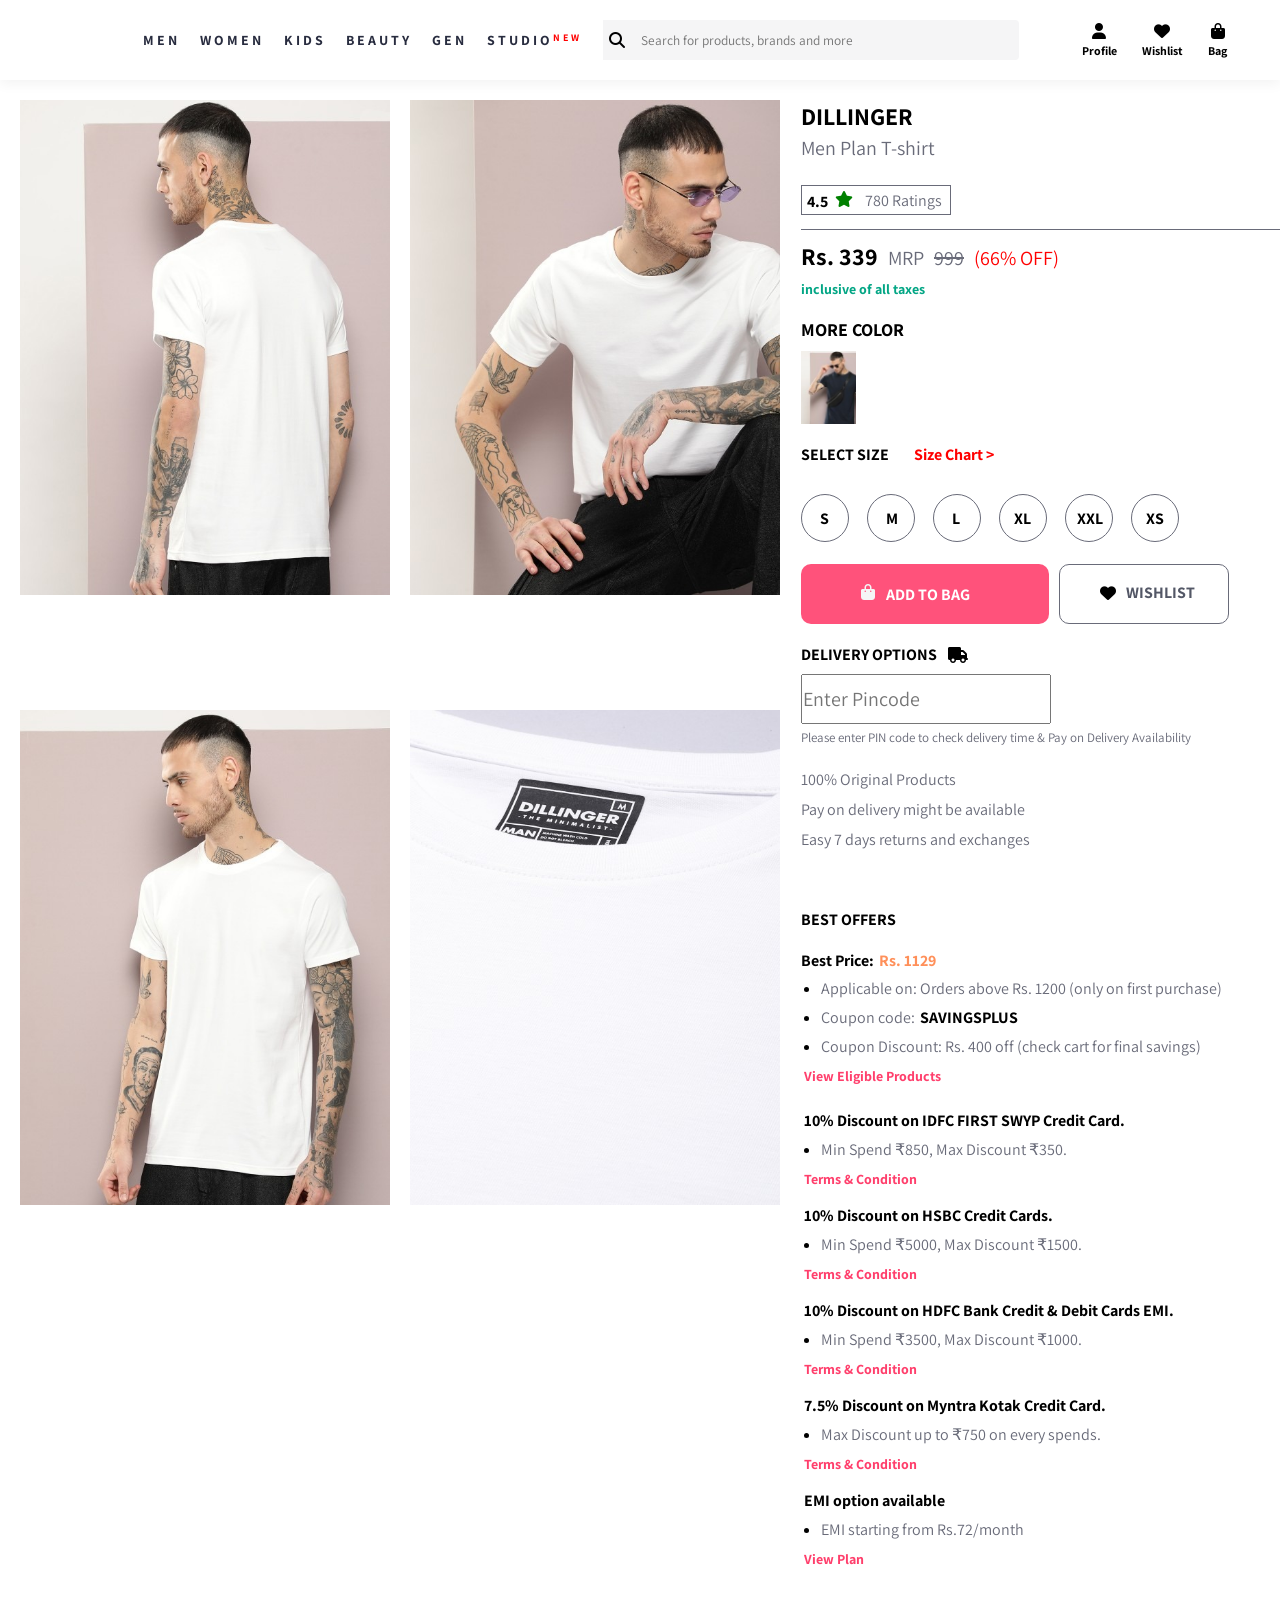
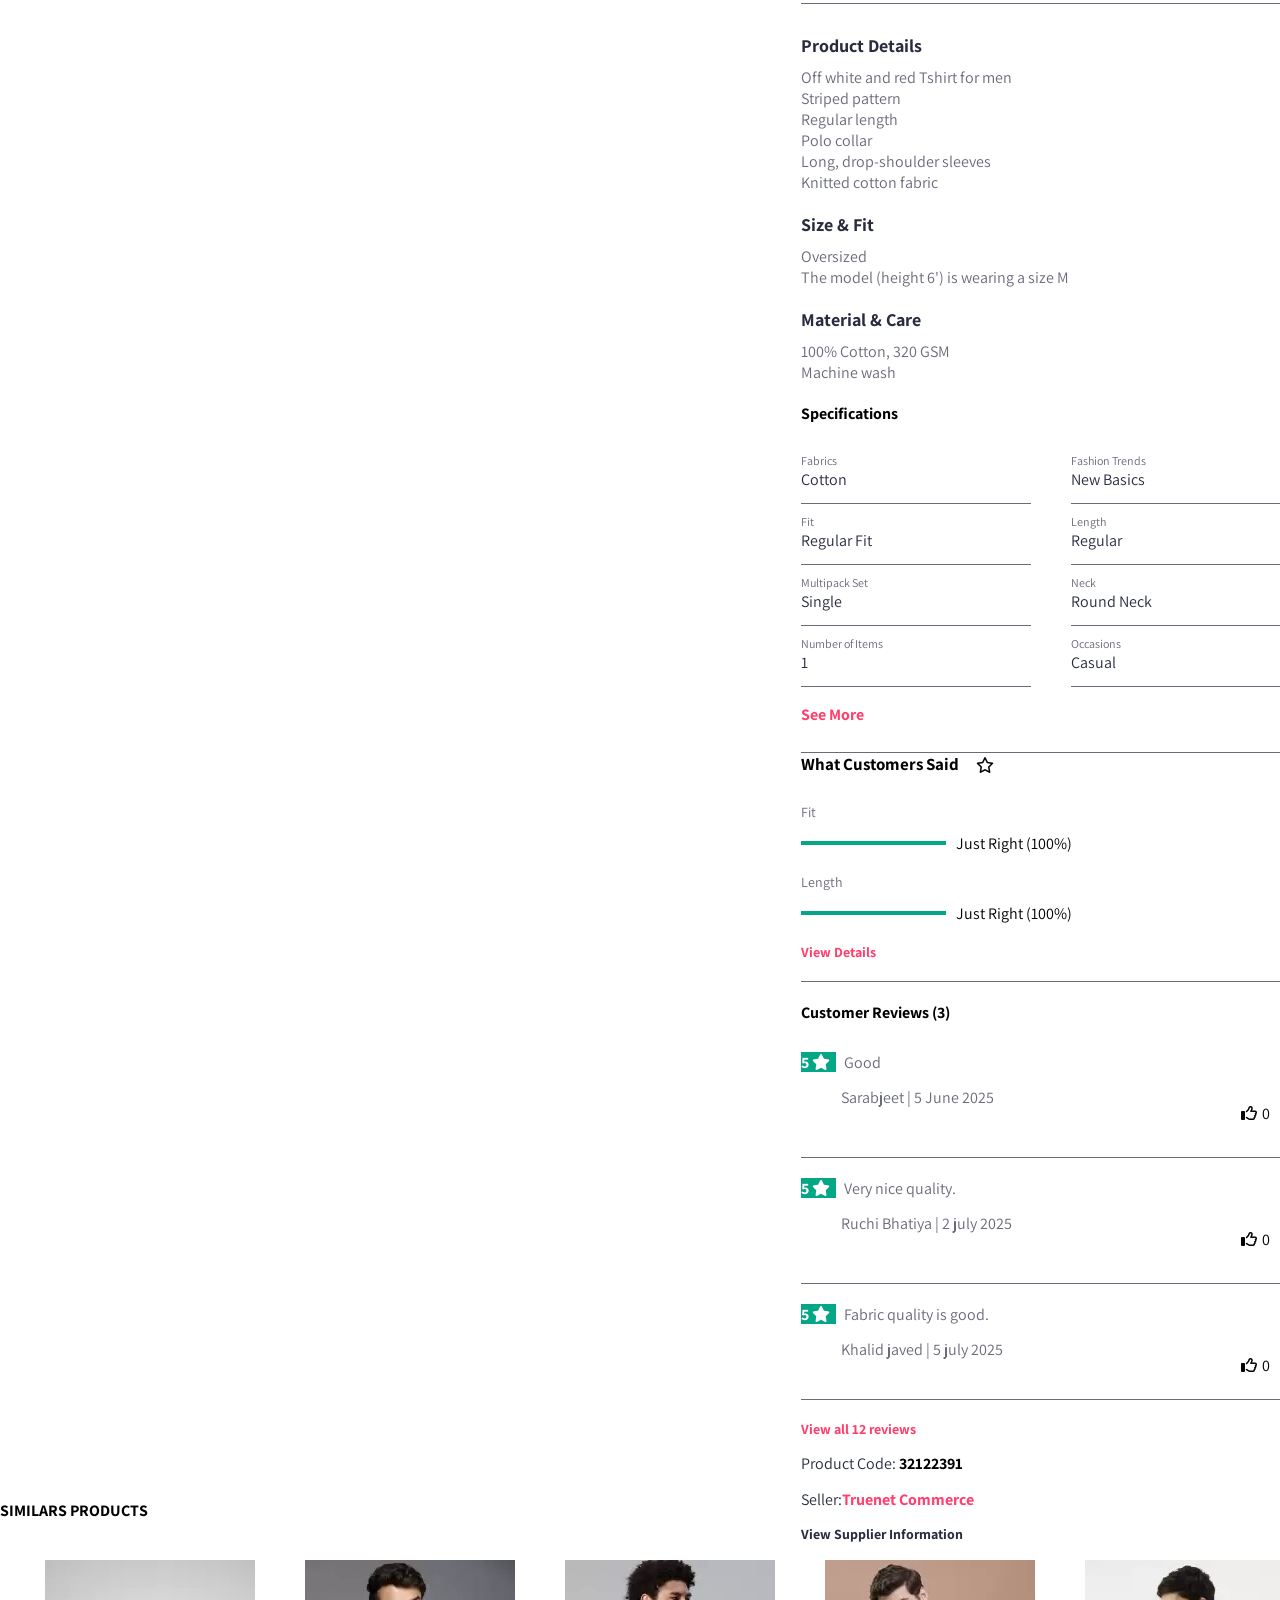
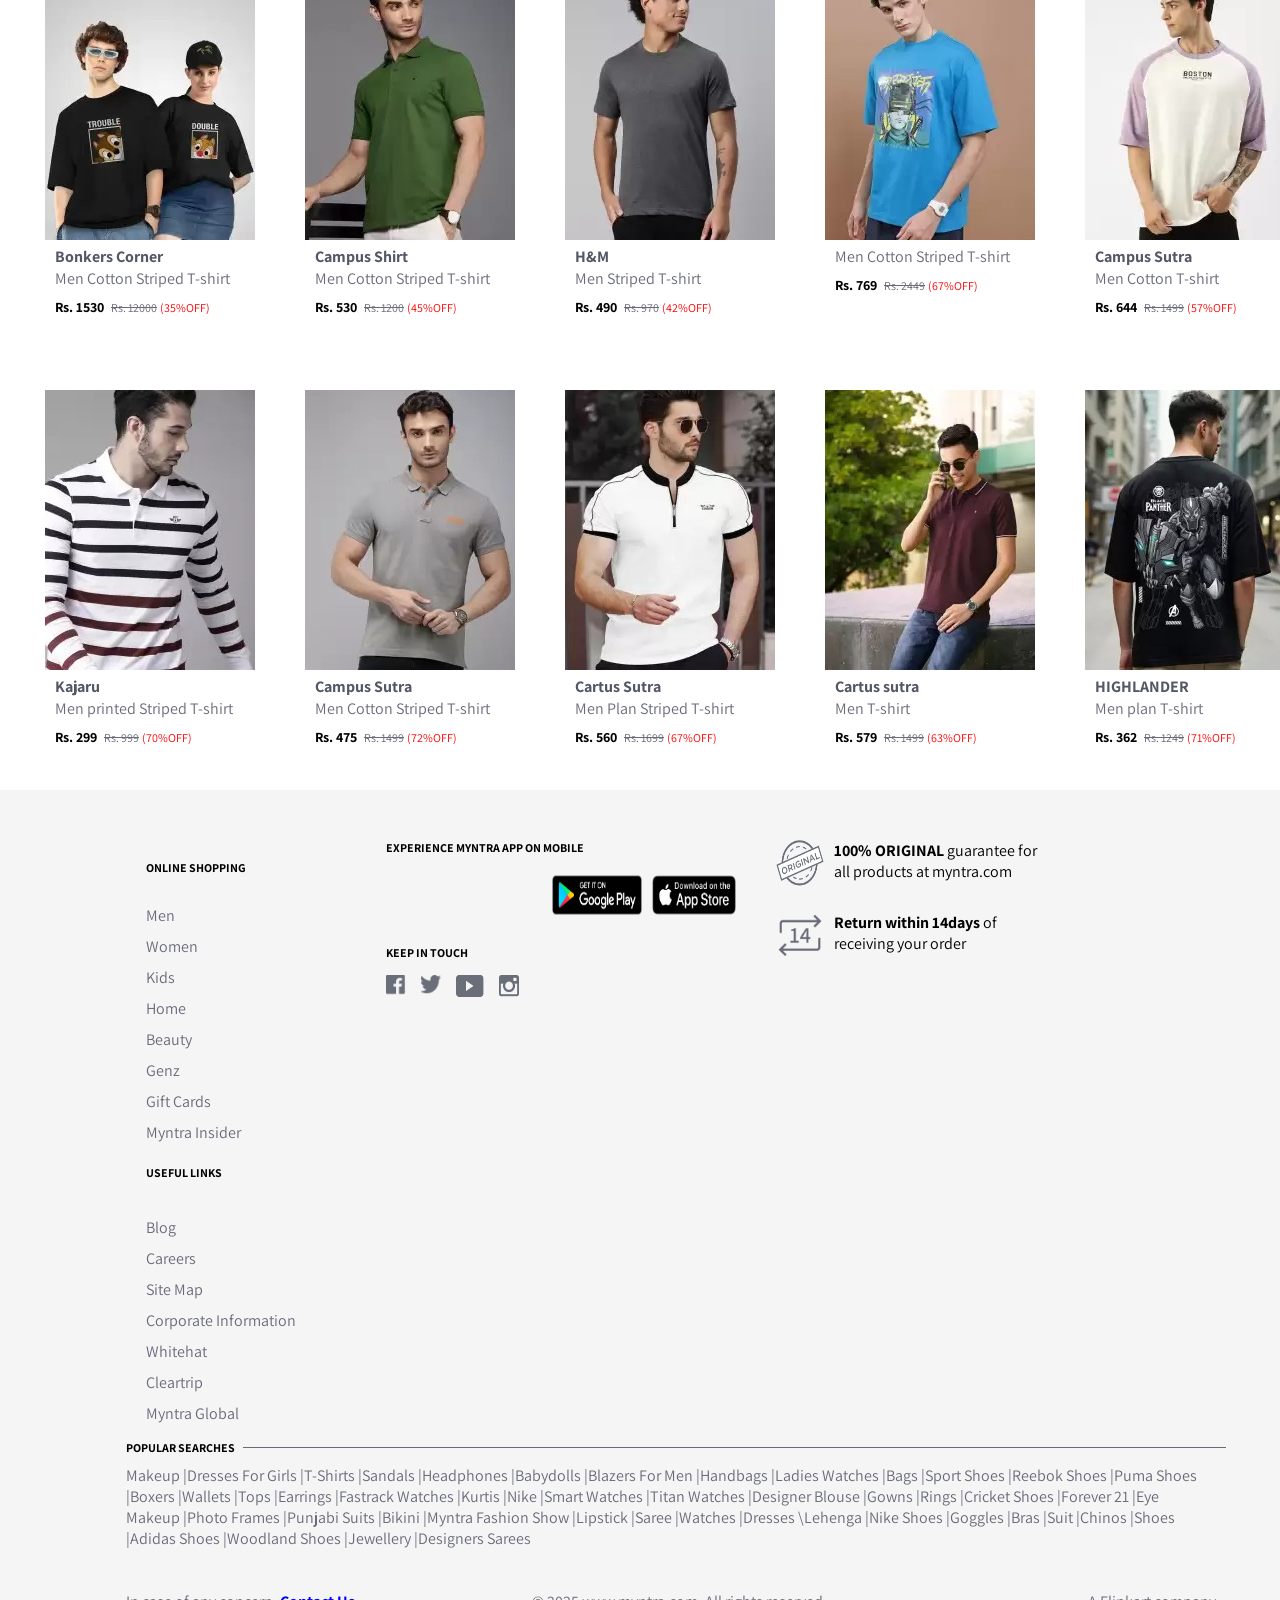
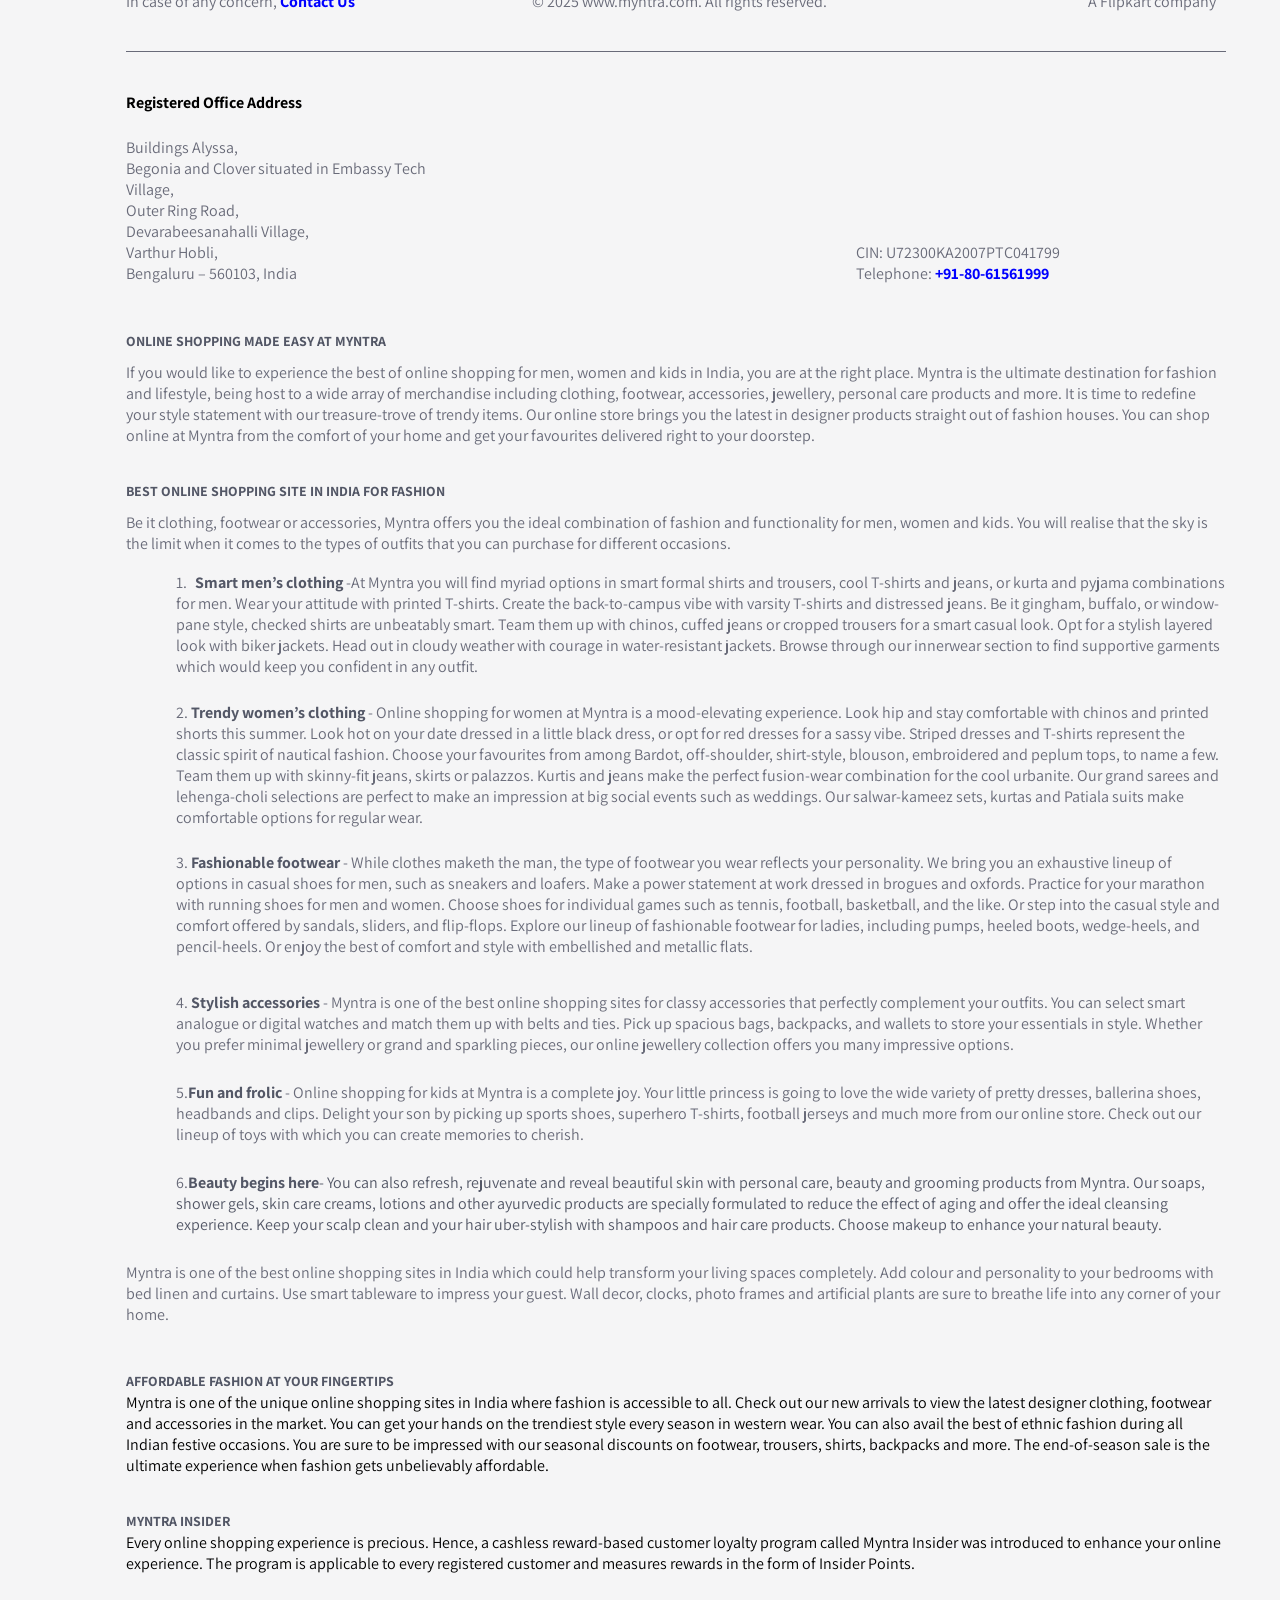
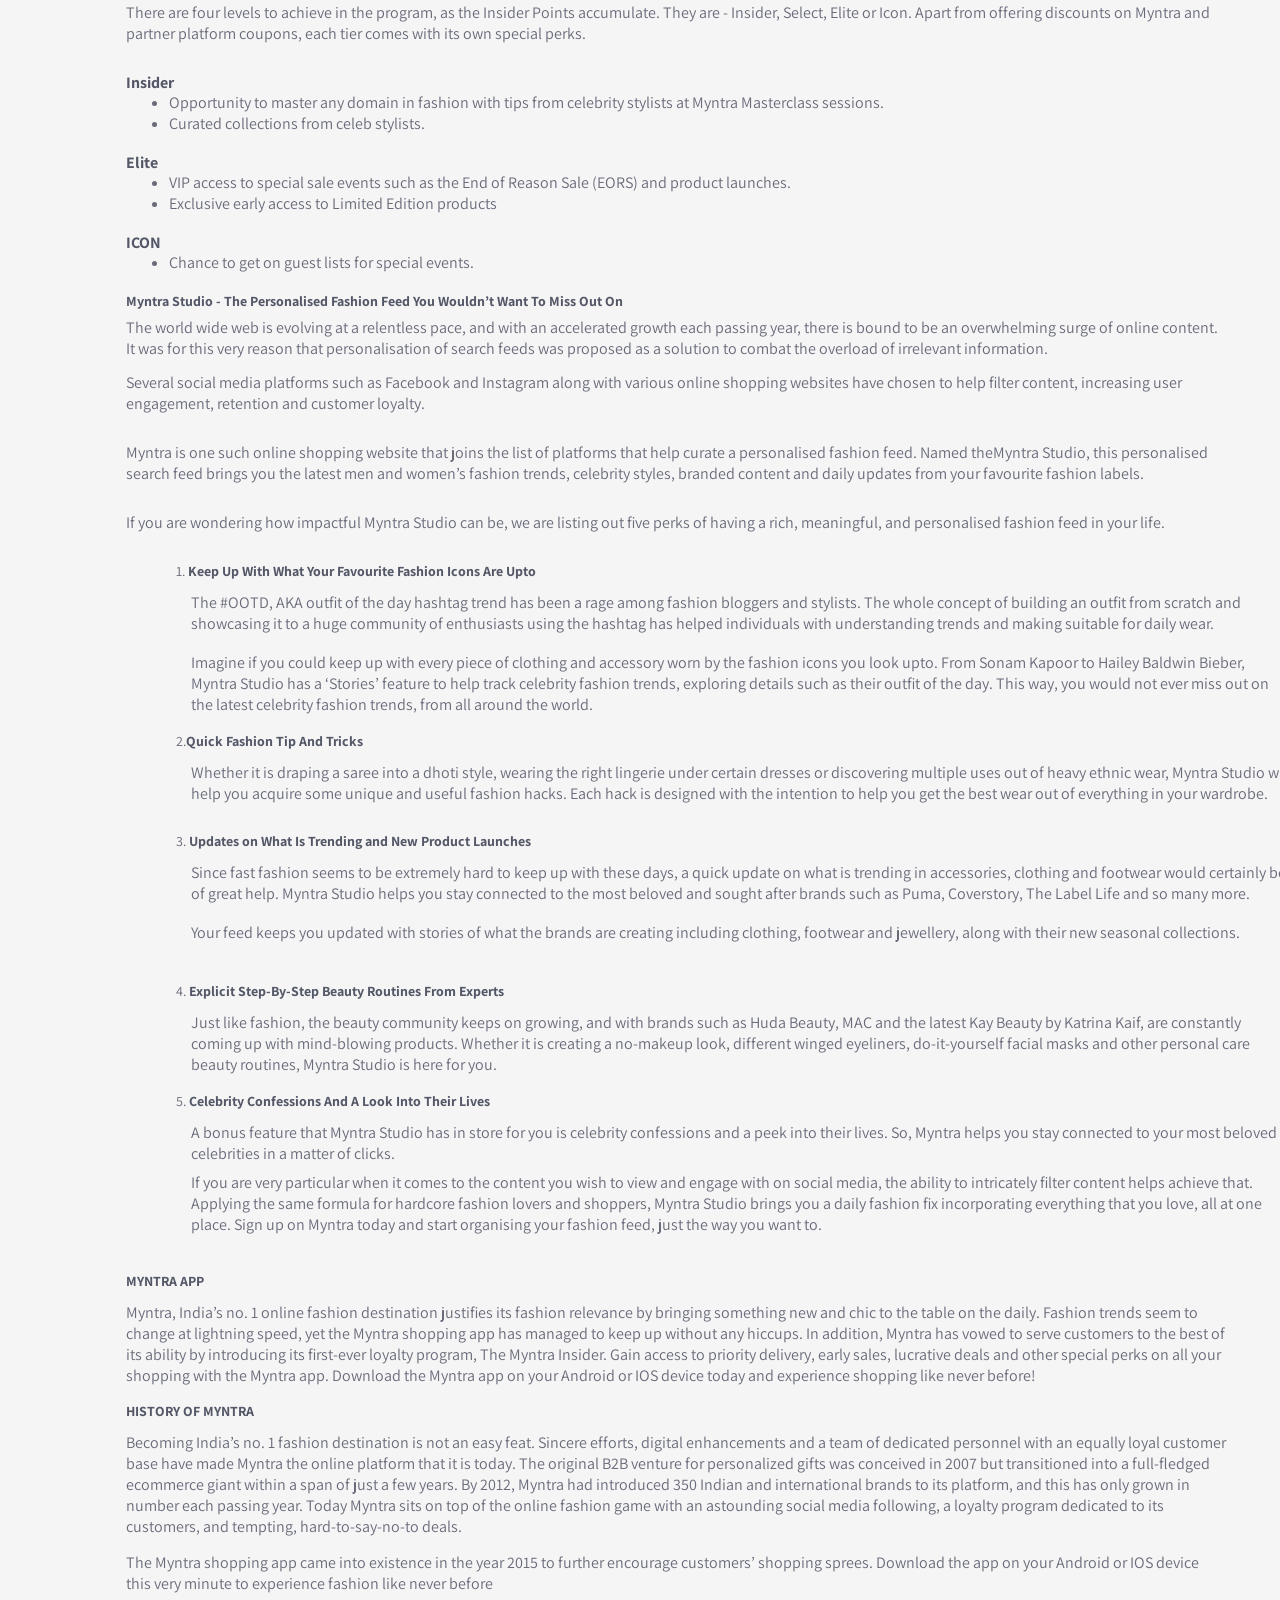
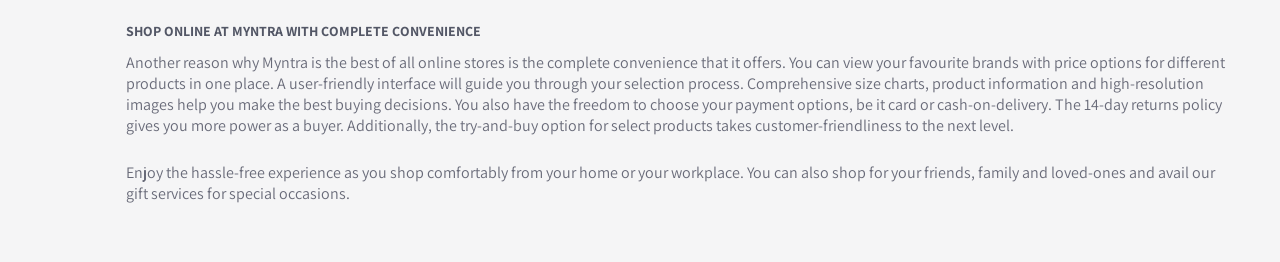
<file: t-shirt-9.html>
<html>
<head>
    <title>Document</title>
    <link rel="stylesheet" href="css/style.css">
    <link rel="stylesheet" href="https://cdnjs.cloudflare.com/ajax/libs/font-awesome/6.7.2/css/all.min.css"  />
</head>
<body>
      <header>
        <div class="container">
            <div class="logo"></div>
            <nav>
                <ul>
                    <li><a href="t-shirt.html">MEN</a></li>
                    <li><a href="">WOMEN</a></li>
                    <li><a href="">KIDS</a></li>
                    <li><a href="">BEAUTY</a></li>
                    <li><a href="">GEN</a></li>
                    <li><a href="">STUDIO <span class="new">NEW</span></a></li>
                </ul>
            </nav>
            <div class="input-section">
                <i class="fa-solid fa-magnifying-glass"></i>
                <input type="text" placeholder="Search for products, brands and more">
            </div>
            <div class="profile-section">
                <div class="inner-card">
                    <i class="fa-solid fa-user"></i>
                    <span>Profile</span>
                </div>
                <div class="inner-card">
                     <i class="fa-solid fa-heart"></i>
                    <span>Wishlist</span>
                </div>
                <div class="inner-card">
                    <i class="fa-solid fa-bag-shopping"></i>
                    <span>Bag</span>
                </div>
            </div>
        </div>
    </header>
    <div class="top-gap"></div>
    <div class="top-t-head"><span style="color: #696b79;">Home/Clothing/Men Clothing/Tshirts/</span><strong>Bonkers Corner Tshirts>More by Bonkers Corner</strong></div>
    <div class="photo-review">
        <div class="left-photo">
            <img src="./images/t-shirt1to10/imgi_32_24ef9b1a-afcb-4232-8466-f3760ab34adb1708406489823-Dillinger-Mens-White-Plain-T-Shirt-5031708406489403-4.jpg" width="370" height="495" alt="">
            <img src="./images/t-shirt1to10/imgi_29_a716bf9a-4487-4998-82f2-c25f898446191708406489842-Dillinger-Mens-White-Plain-T-Shirt-5031708406489403-1.jpg" width="370" height="495" alt="">
            <img src="./images/t-shirt1to10/imgi_31_32f81c25-9596-481a-8a7c-3ecb27716ed91708406489829-Dillinger-Mens-White-Plain-T-Shirt-5031708406489403-3.jpg" width="370" height="495" alt="">
            <img src="./images/t-shirt1to10/imgi_30_19ccd720-5d90-4ed4-9b9a-6340a7050f1e1708406489835-Dillinger-Mens-White-Plain-T-Shirt-5031708406489403-2.jpg" width="370" height="495" alt="">
            
            
        </div>
        <div class="right-review">
            <div class="right-content">
                <div class="t-shirt-name">
                    <div class="top-name"><strong>DILLINGER</strong></div>
                    <div class="middle-name">Men  Plan T-shirt</div>
                    <div class="down-rating" style="display: flex;  width: 150px;
    height: 30px;
    border: 1px black solid;
    border-color: #696b79;
    margin-top: 20px;
    padding-left: 5px;"><span style=" border-color: #696b79; display: flex;">
                        <div class="rating" style=" margin-top: 5px;"><strong>4.5</strong></div>
                        <div class="class1" style="width: 20px; height: 20px; margin-left: 7px; margin-top: 5px;">
                            <i class="fa-solid fa-star" style="color: green;"></i>
                        </div>
                        <div class="border10" style=" height: 20px; border-color: #696b79; margin-left: 6px; margin-top: 4px;"></div>
                        <div class="rating1" style="margin-left: 4px; margin-top: 4px;"><span style="color: #696b79;">780 Ratings</span></div>
                        
                    </div>
                        
                </div>
                <div class="border4"></div>
                <div class="price-box"><strong style="font-size: 24px;">Rs. 339</strong><span style="color: #696b79; font-size: 20px; padding-left: 10px;">MRP</span><span style="text-decoration: line-through; padding-left: 10px; color: #696b79; font-size: 20px;">999</span><span style="color: red; font-size: 20px; padding-left: 10px;">(66% OFF)</span></div>
                <div class="iclusive" style="color: #03a685; font-size: 14px;"><strong>inclusive of all taxes</strong></div>
                <div class="more-color" style="padding-top: 20px; font-size: 18px;"><strong>MORE COLOR</strong></div>
                <div class="pic" style="padding-top: 10px;">
                    <img src="./images/t-shirt1to10/imgi_6_27ea7783-30f1-41f0-85ae-aa303d08147a1708423120033-DILLINGER-Men-Pure-Cotton-T-shirt-331708423119555-1.jpg" width="55" height="73" alt="">
                </div>
                <div class="select-size"><strong style="font-size: 16px;">SELECT SIZE</strong><span style="color: red; font-size: 16px; padding-left: 25px; font-weight: 700;">Size Chart ></span></div>
                <div class="size">
                    <div class="radius1"><strong>S</strong></div>
                    <div class="radius2"><strong>M</strong></div>
                    <div class="radius3"><strong>L</strong></div>
                    <div class="radius4"><strong>XL</strong></div>
                    <div class="radius5"><strong>XXL</strong></div>
                    <div class="radius6"><strong>XS</strong></div>
                </div>
                <div class="add-wish">
                  <div class="add">
                    <div class="shop1" style="width: 20px; height: 20px;  margin-top: 20px; margin-left: 60px;">
                        <i class="fa-solid fa-bag-shopping"></i>
                    </div>
                    <div class="add-to-bag" style="margin-top: 20px; margin-left: 5px;"><strong style="color: white;">ADD TO BAG</strong></div>
                  </div>
                  <div class="wish">
                    <i class="fa-solid fa-heart" style="margin-top: 20px; margin-left: 40px; "></i>
                    <div class="wishlist-w" style=" margin-left: 10px; margin-top: 17px;"><strong style="color: #535766;">WISHLIST</strong></div>
                
                  </div>
                </div>
                <div class="delivery">
                    <div class="delivery-head" style="width: 147px; height: 30px;"><strong>DELIVERY OPTIONS</strong></div>
                    <div class="d" style="width: 20px; height: 20px;  margin-top: 3px;">
                        <i class="fa-solid fa-truck"></i>
                    </div>
                </div>
                <div class="enter-pincode">
                    <input style="width: 250px; height: 50px; font-size: 20px;" type="text" placeholder="Enter Pincode">
                </div>
                
                <div class="pincode-text">Please enter PIN code to check delivery time & Pay on Delivery Availability</div>
                <div class="cod">
                    <div class="cod1">100% Original Products</div>
                    <div class="cod2">Pay on delivery might be available</div>
                    <div class="cod3">Easy 7 days returns and exchanges</div>
                </div>
                <div class="best-offer"><strong style="font-size: 16px;">BEST OFFERS</strong></div>
                <div class="best-prize">
                    <div class="best-prize-head"><strong>Best Price:</strong><span style="color: #ff905a; padding-left: 5px;"><strong>Rs. 1129</strong></span></div>
                    <ul>
                        <li style=" list-style: disc; margin-left: 20px; margin-top: 8px;"><span style="color: #696b79;">Applicable on: Orders above Rs. 1200 (only on first purchase)</span></li>
                        <li style=" list-style: disc; margin-left: 20px; margin-top: 8px;"><span style="color: #696b79;">Coupon code:</span><strong style="padding-left: 5px;">SAVINGSPLUS</strong></li>
                        <li style=" list-style: disc; margin-left: 20px; margin-top: 8px;"><span style="color: #696b79;">Coupon Discount: Rs. 400 off (check cart for final savings)</span></li>
                        <div class="eligible" style="color: #ff3f6c; font-size: 14px; margin-top: 10px; padding-left: 3px;"><strong>View Eligible Products</strong></div>
                    </ul>
                </div>
                <div class="10-discount" style="margin-top: 10px; padding-left: 3px;"><strong>10% Discount on IDFC FIRST SWYP Credit Card.</strong></div>
                <ul>
                    <li style=" list-style: disc; margin-left: 20px; margin-top: 8px;"><span style="color: #696b79;">Min Spend ₹850, Max Discount ₹350.</span></li>
                    <div class="term" style="color: #ff3f6c; font-size: 14px; margin-top: 10px; padding-left: 3px;"><strong>Terms & Condition</strong></div>
                </ul>
                 <div class="10-discount" style="margin-top: 17px; padding-left: 3px;"><strong>10% Discount on HSBC Credit Cards.</strong></div>
                <ul>
                    <li style=" list-style: disc; margin-left: 20px; margin-top: 8px;"><span style="color: #696b79;">Min Spend ₹5000, Max Discount ₹1500.</span></li>
                    <div class="term" style="color: #ff3f6c; font-size: 14px; margin-top: 10px; padding-left: 3px;"><strong>Terms & Condition</strong></div>
                </ul>
                 <div class="10-discount" style="margin-top: 17px; padding-left: 3px;"><strong>10% Discount on HDFC Bank Credit & Debit Cards EMI.</strong></div>
                <ul>
                    <li style=" list-style: disc; margin-left: 20px; margin-top: 8px;"><span style="color: #696b79;">Min Spend ₹3500, Max Discount ₹1000.</span></li>
                    <div class="term" style="color: #ff3f6c; font-size: 14px; margin-top: 10px; padding-left: 3px;"><strong>Terms & Condition</strong></div>
                </ul>
                 <div class="10-discount" style="margin-top: 17px; padding-left: 3px;"><strong>7.5% Discount on Myntra Kotak Credit Card.</strong></div>
                <ul>
                    <li style=" list-style: disc; margin-left: 20px; margin-top: 8px;"><span style="color: #696b79;">Max Discount up to ₹750 on every spends.</span></li>
                    <div class="term" style="color: #ff3f6c; font-size: 14px; margin-top: 10px; padding-left: 3px;"><strong>Terms & Condition</strong></div>
                </ul>
                 <div class="10-discount" style="margin-top: 17px; padding-left: 3px;"><strong>EMI option available</strong></div>
                <ul>
                    <li style=" list-style: disc; margin-left: 20px; margin-top: 8px;"><span style="color: #696b79;">EMI starting from Rs.72/month</span></li>
                    <div class="term" style="color: #ff3f6c; font-size: 14px; margin-top: 10px; padding-left: 3px;"><strong>View Plan</strong></div>
                </ul>
                <div class="border6" style="border-bottom: 1px black solid; border-color: #696b79; margin-top: 35px;"></div>
                <div class="product-details" style="margin-top: 30px; "><strong style="color: #282c3f; font-size: 18px;">Product Details</strong></div>
                <div class="product-text" style="color: #696b79; margin-top: 10px;">Off white and red Tshirt for men <br>
Striped pattern <br>
Regular length <br>
Polo collar <br>
Long, drop-shoulder sleeves <br>
Knitted cotton fabric</div>
              <div class="size-fit" style="margin-top: 20px; "><strong style="color: #282c3f; font-size: 18px;">Size & Fit</strong></div>
            <div class="size-text" style="color: #696b79; margin-top: 10px;">Oversized <br>
The model (height 6') is wearing a size M</div>
            <div class="size-fit" style="margin-top: 20px; "><strong style="color: #282c3f; font-size: 18px;">Material & Care</strong></div>
            <div class="size-text" style="color: #696b79; margin-top: 10px;">100% Cotton, 320 GSM <br>Machine wash</div>
            <div class="specifi"><strong>Specifications</strong></div>
            <div class="s-left-right">
                <div class="left-s">
                    <div class="text1">
                        <div class="text-head">Fabrics</div>
                        <div class="text-content">Cotton</div>
                    </div>
                    <div class="border7" style="border-bottom: 1px black solid; border-color: #696b79;"></div>
                    <div class="text1" style="margin-top: 10px;">
                        <div class="text-head">Fit</div>
                        <div class="text-content">Regular Fit</div>
                    </div>
                    <div class="border7" style="border-bottom: 1px black solid; border-color: #696b79;"></div>
                     <div class="text1" style="margin-top: 10px;">
                        <div class="text-head">Multipack Set</div>
                        <div class="text-content">Single</div>
                    </div>
                    <div class="border7" style="border-bottom: 1px black solid; border-color: #696b79;"></div>
                     <div class="text1" style="margin-top: 10px;">
                        <div class="text-head">Number of Items</div>
                        <div class="text-content">1</div>
                    </div>
                    <div class="border7" style="border-bottom: 1px black solid; border-color: #696b79;"></div>
                    <div class="see-more" style="color: #ff3f6c;  margin-top: 17px;"><strong>See More</strong></div>
                </div>
                <div class="right-s">
                        <div class="text1">
                        <div class="text-head">Fashion Trends</div>
                        <div class="text-content">New Basics</div>
                    </div>
                    <div class="border7" style="border-bottom: 1px black solid; border-color: #696b79;"></div>
                    <div class="text1" style="margin-top: 10px;">
                        <div class="text-head">Length</div>
                        <div class="text-content">Regular</div>
                    </div>
                    <div class="border7" style="border-bottom: 1px black solid; border-color: #696b79;"></div>
                     <div class="text1" style="margin-top: 10px;">
                        <div class="text-head">Neck</div>
                        <div class="text-content">Round Neck</div>
                    </div>
                    <div class="border7" style="border-bottom: 1px black solid; border-color: #696b79;"></div>
                     <div class="text1" style="margin-top: 10px;">
                        <div class="text-head">Occasions</div>
                        <div class="text-content">Casual</div>
                    </div>
                    <div class="border7" style="border-bottom: 1px black solid; border-color: #696b79;"></div>
                </div>
                </div>
                                
                 <div class="rating3">
                    <div class="rating3-head"><strong>What Customers Said</strong></div>
                    <div class="star">
                        <i class="fa-regular fa-star"></i>
                    </div>
                   
                 </div>
                  <div class="fit" style="width: 70px; height: 30px;font-size: 14px; margin-top: 20px; color: #696b79;">Fit</div>
                  <div class="fit-l" style="width: 300px; height: 20px; display: flex;">
                    <div class="fit-l-2" style="width: 300px; height: 4px; background-color: #03a685; margin-top: 8px;"></div>
                    <div class="fit-l-text" style="width: 300px; height: 20px; margin-left: 10px;">Just Right (100%)</div>
                  </div>
                   <div class="fit" style="width: 70px; height: 30px; font-size: 14px; margin-top: 20px; color: #696b79;">Length</div>
                  <div class="fit-l" style="width: 300px; height: 20px; display: flex;">
                    <div class="fit-l-2" style="width: 300px; height: 4px; background-color: #03a685; margin-top: 8px;"></div>
                    <div class="fit-l-text" style="width: 300px; height: 20px;  margin-left: 10px;">Just Right (100%)</div>
                  </div>
                  <div class="view-d" style="color: #ff3f6c; margin-top: 20px; font-size: 14px;"><strong>View Details</strong></div>
                  <div class="border12" style="width: 500px; margin-top: 20px; border-bottom: 1px black solid; border-color: #696b79;"></div>
                  <div class="cust" style="width: 300px; height: 50px;  margin-top: 20px;">
                    <div class="cust-h" style="width: 200px; height: 30px;"><strong>Customer Reviews (3)</strong></div>
                  </div>
                  <div class="g" style="width: 300px; height: 25px;  display: flex;">
                    <div class="g1" style="width: 35px; height: 20px; background-color: #03a685; color: white;"><strong>5</strong>
                    <i class="fa-solid fa-star" style="color: white;"></i></div>
                    <div class="g2" style="width: 200px; height: 30px; margin-left: 8px; color: #696b79;">Good</div>
                  </div>
                  <div class="name" style="width: 530px; height: 50px; margin-top: 10px; display: flex;">
                    <div class="n1" style="width: 300px; height: 30px;  color: #696b79; padding-left: 40px;">Sarabjeet | 5 June 2025</div>
                    <div class="like" style="width: 15px; height: 15px;  margin-left: 140px; margin-top: 18px;">
                        <i class="fa-regular fa-thumbs-up"><span style="margin-left: 5px;">0</span></i>
                    </div>

                  </div>
                  <div class="border13" style="width: 500px; margin-top: 20px; border-bottom: 1px black solid; border-color: #696b79;"></div>
                   <div class="g" style="width: 300px; height: 25px;  display: flex; margin-top: 20px;">
                    <div class="g1" style="width: 35px; height: 20px; background-color: #03a685; color: white;"><strong>5</strong>
                    <i class="fa-solid fa-star" style="color: white;"></i></div>
                    <div class="g2" style="width: 200px; height: 30px; margin-left: 8px; color: #696b79;">Very nice quality.</div>
                  </div>
                  <div class="name" style="width: 530px; height: 50px; margin-top: 10px; display: flex;">
                    <div class="n1" style="width: 300px; height: 30px;  color: #696b79; padding-left: 40px;">Ruchi Bhatiya | 2 july 2025</div>
                    <div class="like" style="width: 15px; height: 15px;  margin-left: 140px; margin-top: 18px;">
                        <i class="fa-regular fa-thumbs-up"><span style="margin-left: 5px;">0</span></i>
                    </div>
                  </div>
                  <div class="border13" style="width: 500px; margin-top: 20px; border-bottom: 1px black solid; border-color: #696b79;"></div>
                   <div class="g" style="width: 300px; height: 25px;  display: flex; margin-top: 20px;">
                    <div class="g1" style="width: 35px; height: 20px; background-color: #03a685; color: white;"><strong>5</strong>
                    <i class="fa-solid fa-star" style="color: white;"></i></div>
                    <div class="g2" style="width: 200px; height: 30px; margin-left: 8px; color: #696b79;">Fabric quality is good.</div>
                  </div>
                  <div class="name" style="width: 530px; height: 50px; margin-top: 10px; display: flex; ">
                    <div class="n1" style="width: 300px; height: 30px;  color: #696b79; padding-left: 40px;">Khalid javed | 5 july 2025</div>
                    <div class="like" style="width: 15px; height: 15px;  margin-left: 140px; margin-top: 18px;">
                        <i class="fa-regular fa-thumbs-up"><span style="margin-left: 5px;">0</span></i>
                    </div>

                  </div>
                   <div class="border13" style="width: 500px; margin-top: 10px; border-bottom: 1px black solid; border-color: #696b79;"></div>
                   <div class="view-all" style="margin-top: 20px;"><strong style="color: #ff3f6c; font-size: 14px;">View all 12 reviews</strong></div>
                   <div class="code" style="margin-top: 15px;"><span style="font-size: 16px; color: #282c3f;">Product Code: </span><strong>32122391</strong></div>
                   <div class="seller" style="margin-top: 15px;"><span style="font-size: 16px; color: #282c3f;">Seller:</span><strong style="color: #ff3f6c; font-size: 16px;">Truenet Commerce</strong></div>
                   <div class="view-s" style="margin-top: 15px;"><strong style="font-size: 14px; color: rgb(40, 44, 63);">View Supplier Information</strong></div>  
                  </div>
                  <!-- <div class="rating-box"> -->
                        <!-- <div class="left-r" style="display: flex;"> -->
                            <!-- <div class="left-r1" style="width: 50px; height: 50px; border: 1px black solid; font-size: 48px; margin-top: 40px; margin-left: 30px; color: #282c3f;">4.2</div> -->
                            <!-- <div class="star2" style="width: 30px; height: 30px; border: 1px black solid; margin-top: 60px; margin-left: 20px;"> -->
                                <!-- <i class="fa-solid fa-star" style="color: #14958f;"></i> -->
                            <!-- </div> -->
                        <!-- </div> -->
                        <!-- <div class="border-r" style="height: 100px; margin-left: 50px; border: 1px black solid; border-color: #696b79; margin-top: 25px;"></div> -->
                        <!-- <div class="right-r"> -->
                            <!-- <div class="box1" style="width: 200px; height: 20px; border: 1px #14958f solid; margin-top: 25px; display: flex;"> -->
                                <!-- <div class="box-text" style="width: 15px; height: 15px; border: 1px black solid; color: #696b79; font-size: 20px; margin-bottom: 2px;">5</div> -->
                                <!-- <i class="fa-solid fa-star" style="color: grey;" style="margin-top: 5px; width: 100%; height: 100%;"></i> -->
                                <!-- <div class="border-line" style="width: 120px; height: 3px; background-color: grey; margin-top: 8px;"> -->
                                    <!-- <div class="border-l1" style="width: 100px; height: 3px;background-color: #14958f; "></div> -->
                                <!-- </div> -->
                                <!-- <div class="r-t" >14</div> -->
                            <!-- </div> -->
                             <!-- <div class="box1" style="width: 200px; height: 20px; border: 1px #14958f solid; margin-top: 5px; display: flex;"> -->
                                <!-- <div class="box-text" style="width: 15px; height: 15px; border: 1px black solid; color: #696b79; font-size: 20px; margin-bottom: 2px;">5</div> -->
                                <!-- <i class="fa-solid fa-star" style="color: grey;" style="margin-top: 5px; width: 100%; height: 100%;"></i> -->
                                <!-- <div class="border-line" style="width: 120px; height: 3px; background-color: grey; margin-top: 8px;"> -->
                                    <!-- <div class="border-l1" style="width: 100px; height: 3px;background-color: #14958f; "></div> -->
                                <!-- </div> -->
                                <!-- <div class="r-t" >14</div> -->
                            <!-- </div> -->
                        </div>
                    </div>
                    <!-- <div class="r-text" style="width: 200px; height: 15px; border: 1px green solid; padding-left: 30px;">17 Verified Buyers</div> -->
            </div>
                
                
            </div>


            </div>
        </div>
    </div>
     <div class="s-p" style="width: 1350px; height: 40px; margin-left: 27px; margin: auto"><strong>SIMILARS PRODUCTS</strong></div>
     <div class="f-images">
        <div class="f-img">
             <a class="box" href="t-shirt link.html" target="_blank">  
                                <div class="image">
                                        <img src="./images/t-shirt1to10/imgi_98_hw1Z8FKe_20918f8de6fa41d29aaef15a0c4ba48a.jpg" width="100%" height="100%" alt="">
                                </div>
                                <div class="down-box">
                                        <div class="down-heading"><strong style="color: #535766;">Bonkers Corner</strong></div>
                                        <div class="down-text" style="color: #696b79;">Men Cotton Striped  T-shirt</div>
                                        <div class="down-price"><strong style="font-size: 14px;">Rs. 1530</strong><span style="color: #696b79; text-decoration: line-through; margin-left: 7px; font-size: 12px; ">Rs. 12000</span> <span style="color: red; font-size: 12px;">(35%OFF)</span></div> 
                                </div>
                                         <a class="box" href="t-shirt link.html" target="_blank">  
                                <div class="image">
                                        <img src="./images/t-shirt1to10/imgi_99_oVVkv8FP_6072a02fe2f44fdba5b5ec9dce605e6a.jpg" width="100%" height="100%" alt="">
                                </div>
                                
                                <div class="down-box">
                                        <div class="down-heading"><strong style="color: #535766;">Campus Shirt</strong></div>
                                        <div class="down-text" style="color: #696b79;">Men Cotton Striped  T-shirt</div>
                                        <div class="down-price"><strong style="font-size: 14px;">Rs. 530</strong><span style="color: #696b79; text-decoration: line-through; margin-left: 7px; font-size: 12px; ">Rs. 1200</span> <span style="color: red; font-size: 12px;">(45%OFF)</span></div> 
                                                 
                                </div>
                                             <a class="box" href="t-shirt link.html" target="_blank">  
                                <div class="image">
                                        <img src="./images/t-shirt1to10/imgi_95_7a4e30f1-809f-4111-9991-6fd07d8832e21663221355704LevisMenCharcoalGreySolidRoundNeckLoungeT-shirts1.jpg" width="100%" height="100%" alt="">
                                </div>
                                
                                <div class="down-box">
                                        <div class="down-heading"><strong style="color: #535766;">H&M</strong></div>
                                        <div class="down-text" style="color: #696b79;">Men  Striped  T-shirt</div>
                                        <div class="down-price"><strong style="font-size: 14px;">Rs. 490</strong><span style="color: #696b79; text-decoration: line-through; margin-left: 7px; font-size: 12px; ">Rs. 970</span> <span style="color: red; font-size: 12px;">(42%OFF)</span></div> 
                                </div>
                                             <a class="box" href="t-shirt link.html" target="_blank">  
                                <div class="image">
                                        <img src="./images/t-shirt1to10/imgi_80_16297735-6b15-4ad4-9386-fe488744b63c1696005850769HIGHLANDERUnisexBluePrintedAppliqueT-shirt1.jpg" width="100%" height="100%" alt="">

                                        <div class="down-text" style="color: #696b79;">Men Cotton Striped  T-shirt</div>
                                        <div class="down-price"><strong style="font-size: 14px;">Rs. 769</strong><span style="color: #696b79; text-decoration: line-through; margin-left: 7px; font-size: 12px; ">Rs. 2449</span> <span style="color: red; font-size: 12px;">(67%OFF)</span></div> 
                                </div>
                                             <a class="box" href="t-shirt link.html" target="_blank">  
                                <div class="image">
                                        <img src="./images/t-shirt1to10/imgi_83_b227c67c-1c43-4161-87c2-a1807a43f7571677825393422ManiacMenPurpleTypographyPrintedBoxyT-shirt1.jpg" width="100%" height="100%" alt="">
                                </div>
                               
                                <div class="down-box">
                                        <div class="down-heading"><strong style="color: #535766;">Campus Sutra</strong></div>
                                        <div class="down-text" style="color: #696b79;">Men Cotton   T-shirt</div>
                                        <div class="down-price"><strong style="font-size: 14px;">Rs. 644</strong><span style="color: #696b79; text-decoration: line-through; margin-left: 7px; font-size: 12px; ">Rs. 1499</span> <span style="color: red; font-size: 12px;">(57%OFF)</span></div> 
                                </div>
                                             <a class="box" href="t-shirt link.html" target="_blank">  
                                <div class="image">
                                        <img src="./images/t-shirt1to10/imgi_86_36395020-ff4d-44ab-a5e6-3a435d37f66b1615962819189-Roadster-Men-White--Navy-Blue-Striped-Polo-Collar-T-shirt-28-1.jpg" width="100%" height="100%" alt="">
                                </div>
                               
                                <div class="down-box">
                                        <div class="down-heading"><strong style="color: #535766;">Kajaru</strong></div>
                                        <div class="down-text" style="color: #696b79;">Men printed Striped  T-shirt</div>
                                        <div class="down-price"><strong style="font-size: 14px;">Rs. 299</strong><span style="color: #696b79; text-decoration: line-through; margin-left: 7px; font-size: 12px; ">Rs. 999</span> <span style="color: red; font-size: 12px;">(70%OFF)</span></div> 
                                </div>
                                             <a class="box" href="t-shirt link.html" target="_blank">  
                                <div class="image">
                                        <img src="./images/t-shirt1to10/imgi_87_26804933-b9f0-4b80-b600-2f7c949d842f1716961898420-US-Polo-Assn-Denim-Co-Men-Tshirts-8431716961897973-1.jpg" width="100%" height="100%" alt="">
                                </div>

                                <div class="down-box">
                                        <div class="down-heading"><strong style="color: #535766;">Campus Sutra</strong></div>
                                        <div class="down-text" style="color: #696b79;">Men Cotton Striped  T-shirt</div>
                                        <div class="down-price"><strong style="font-size: 14px;">Rs. 475</strong><span style="color: #696b79; text-decoration: line-through; margin-left: 7px; font-size: 12px; ">Rs. 1499</span> <span style="color: red; font-size: 12px;">(72%OFF)</span></div> 
                                </div>
                                             <a class="box" href="t-shirt link.html" target="_blank">  
                                <div class="image">
                                        <img src="./images/t-shirt1to10/imgi_88_YalTZaW7_88a381e960c1425297da4caee1552ea9.jpg" width="100%" height="100%" alt="">
                                </div>
                                
                                <div class="down-box">
                                        <div class="down-heading"><strong style="color: #535766;">Cartus Sutra</strong></div>
                                        <div class="down-text" style="color: #696b79;">Men Plan Striped  T-shirt</div>
                                        <div class="down-price"><strong style="font-size: 14px;">Rs. 560</strong><span style="color: #696b79; text-decoration: line-through; margin-left: 7px; font-size: 12px; ">Rs. 1699</span> <span style="color: red; font-size: 12px;">(67%OFF)</span></div> 
                                </div>
                                             <a class="box" href="t-shirt link.html" target="_blank">  
                                <div class="image">
                                        <img src="./images/t-shirt1to10/imgi_96_8263de83-b3ac-4c3d-85e0-3018678523461703138362260LouisPhilippeJeansPoloCollarSlimFitT-shirt1.jpg" width="100%" height="100%" alt="">
                                </div>
                               
                                <div class="down-box">
                                        <div class="down-heading"><strong style="color: #535766;">Cartus sutra</strong></div>
                                        <div class="down-text" style="color: #696b79;">Men   T-shirt</div>
                                        <div class="down-price"><strong style="font-size: 14px;">Rs. 579</strong><span style="color: #696b79; text-decoration: line-through; margin-left: 7px; font-size: 12px; ">Rs. 1499</span> <span style="color: red; font-size: 12px;">(63%OFF)</span></div> 
                                </div>
                                             <a class="box" href="t-shirt link.html" target="_blank">  
                                <div class="image">
                                        <img src="./images/t-shirt1to10/imgi_97_a6ec6d08-3923-4899-8dd0-2013b95329d21732536591055-Bewakoof-Black-Black-Panther-Printed-Round-Neck-Short-Sleeve-1.jpg" width="100%" height="100%" alt="">
                                </div>
                               
                                <div class="down-box">
                                        <div class="down-heading"><strong style="color: #535766;">HIGHLANDER</strong></div>
                                        <div class="down-text" style="color: #696b79;">Men plan  T-shirt</div>
                                        <div class="down-price"><strong style="font-size: 14px;">Rs. 362</strong><span style="color: #696b79; text-decoration: line-through; margin-left: 7px; font-size: 12px; ">Rs. 1249</span> <span style="color: red; font-size: 12px;">(71%OFF)</span></div> 
                                </div>
                            </div>                   
        </div>
     </div>
          <div class="footer">
        <div class="footer-top">
            <div class="online-shopping">
                <div class="online-head">ONLINE SHOPPING</div>
                <div class="online-list">
                    <div class="list">Men</div>
                    <div class="list">Women</div>
                    <div class="list">Kids</div>
                    <div class="list">Home</div>
                    <div class="list">Beauty</div>
                    <div class="list">Genz</div>
                    <div class="list">Gift Cards</div>
                    <div class="list">Myntra Insider</div>
                </div>
                <div class="usefull">
                    <div class="usefull-head">USEFUL LINKS</div>
                    <div class="usefull-list">
                        <div class="list">Blog</div>
                        <div class="list">Careers</div>
                        <div class="list">Site Map</div>
                        <div class="list">Corporate Information</div>
                        <div class="list">Whitehat</div>
                        <div class="list">Cleartrip</div>
                        <div class="list">Myntra Global</div>
                    </div>
                </div>
            </div>
            <!-- <div class="customer"> -->
                <!-- <div class="customer-head">CUSTOMER POLICIES</div> -->
                <!-- <div class="customer-list"> -->
                    <!-- <div class="c-list">Contact Us</div> -->
                    <!-- <div class="c-list">FAQ</div> -->
                    <!-- <div class="c-list">T&C</div> -->
                    <!-- <div class="c-list">Terms Of Use</div> -->
                    <!-- <div class="c-list">Track Orders</div> -->
                    <!-- <div class="c-list">Shipping</div> -->
                    <!-- <div class="c-list">Cancellation</div> -->
                    <!-- <div class="c-list">Returns</div> -->
                    <!-- <div class="c-list">Privacy Policy</div> -->
                    <!-- <div class="c-list">Grievance Redressal</div> -->
                <!-- </div> -->
            <!-- </div> -->
            <div class="experience">
                <div class="e-header">EXPERIENCE MYNTRA APP ON MOBILE</div>
                <div class="icon">
                    <div class="google-play">
                        <a href="https://play.google.com/store/apps/details?id=com.myntra.android">
                            <img src="./images/t-shirt/imgi_113_80cc455a-92d2-4b5c-a038-7da0d92af33f1539674178924-google_play.png"
                                width="100%" height="100%" alt="">
                        </a>
                    </div>
                    <div class="app-store" style="margin-left: 20px;">
                        <a href="https://itunes.apple.com/in/app/myntra-indias-fashion-store/id907394059">
                            <img src="./images/t-shirt/imgi_114_bc5e11ad-0250-420a-ac71-115a57ca35d51539674178941-apple_store.png"
                                width="100%" height="100%" alt="">
                        </a>
                    </div>
                </div>
                <div class="keep">KEEP IN TOUCH</div>
                <div class="keep-icon">
                    <div class="facebook">
                        <a href="https://www.facebook.com/myntra">
                            <img src="./images/t-shirt/imgi_115_d2bec182-bef5-4fab-ade0-034d21ec82e31574604275433-fb.png"
                                width="100%" height="100%" alt="">
                        </a>
                    </div>
                    <div class="twitter">
                        <a href="https://twitter.com/myntra">
                            <img src="./images/t-shirt/imgi_116_f10bc513-c5a4-490c-9a9c-eb7a3cc8252b1574604275383-twitter.png"
                                width="100%" height="100%" alt="">
                        </a>
                    </div>
                    <div class="youtube">
                        <a href="https://www.youtube.com/user/myntradotcom">
                            <img src="./images/t-shirt/imgi_117_a7e3c86e-566a-44a6-a733-179389dd87111574604275355-yt.png"
                                width="100%" height="100%" alt="">
                        </a>
                    </div>
                    <div class="instagram">
                        <a href="https://www.instagram.com/myntra">
                            <img src="./images/t-shirt/imgi_118_b4fcca19-5fc1-4199-93ca-4cae3210ef7f1574604275408-insta.png"
                                width="100%" height="100%" alt="">
                        </a>
                    </div>
                </div>
            </div>
            <div class="original-return">
                <div class="original">
                    <div class="original-image">
                        <img src="./images/t-shirt/imgi_119_6c3306ca-1efa-4a27-8769-3b69d16948741574602902452-original.png"
                            width="48px" height="50px" alt="">
                    </div>
                    <div class="original-text"> <strong>100% ORIGINAL</strong> guarantee for all products at myntra.com
                    </div>
                </div>
                <div class="return">
                    <div class="return-image">
                        <img src="./images/t-shirt/imgi_120_becb1b16-86cc-4e78-bdc7-7801c17947831684737106127-Return-Window-image.png"
                            width="48px" height="49px" alt="">
                    </div>
                    <div class="return-text"><strong>Return within 14days</strong> of receiving your order</div>
                </div>
            </div>
        </div>
        <div class="popular-search">
            <div class="popular-head">
                <div class="popular-box">POPULAR SEARCHES</div>
                <div class="popular-box2"></div>
            </div>
            <div class="popular-text">Makeup |Dresses For Girls |T-Shirts |Sandals |Headphones |Babydolls |Blazers For
                Men |Handbags |Ladies Watches |Bags |Sport Shoes |Reebok Shoes |Puma Shoes |Boxers |Wallets |Tops
                |Earrings |Fastrack Watches |Kurtis |Nike |Smart Watches |Titan Watches |Designer Blouse |Gowns |Rings
                |Cricket Shoes |Forever 21 |Eye Makeup |Photo Frames |Punjabi Suits |Bikini |Myntra Fashion Show
                |Lipstick |Saree |Watches |Dresses \Lehenga |Nike Shoes |Goggles |Bras |Suit |Chinos |Shoes |Adidas
                Shoes |Woodland Shoes |Jewellery |Designers Sarees</div>
        </div>
        <div class="contact">
            <div class="contact-text-box1">In case of any concern,
                <span style="color: blue; font-weight: 700;">Contact Us</span>
            </div>
            <div class="c-box2">© 2025 www.myntra.com. All rights reserved.</div>
            <div class="c-box3">A Flipkart company</div>
        </div>
        <div class="border1"></div>
        <div class="resister">
            <div class="r-box1">
                <div class="r-top">
                    <div class="r-top-text"> <strong>Registered Office Address</strong></div>
                </div>
                <div class="r-foot">
                    <div class="r-foot-text">Buildings Alyssa, <br>
                        Begonia and Clover situated in Embassy Tech Village, <br>
                        Outer Ring Road, <br>
                        Devarabeesanahalli Village, <br>
                        Varthur Hobli, <br>
                        Bengaluru – 560103, India</div>
                </div>
            </div>
            <div class="r-box2">
                <div class="r-box2-head">
                    <div class="r-box2-text" style="color:  #696b79;">CIN: U72300KA2007PTC041799 <br> Telephone: <span
                            style="color: blue; font-weight: bolder;"> +91-80-61561999</span> </div>
                </div>
            </div>
        </div>
        <div class="border2"></div>
        <div class="footer-p">
            <div class="p1">
                <div class="h1" style="color: #535766;"><strong>ONLINE SHOPPING MADE EASY AT MYNTRA</strong></div>
                <div class="p1-text">If you would like to experience the best of online shopping for men, women and kids
                    in India, you are at the right place. Myntra is the ultimate destination for fashion and lifestyle,
                    being host to a wide array of merchandise including clothing, footwear, accessories, jewellery,
                    personal care products and more. It is time to redefine your style statement with our treasure-trove
                    of trendy items. Our online store brings you the latest in designer products straight out of fashion
                    houses. You can shop online at Myntra from the comfort of your home and get your favourites
                    delivered right to your doorstep.</div>
            </div>
            <div class="p2">
                <div class="h2" style="color: #535766;"><strong>BEST ONLINE SHOPPING SITE IN INDIA FOR FASHION</strong>
                </div>
                <div class="p2-text">Be it clothing, footwear or accessories, Myntra offers you the ideal combination of
                    fashion and functionality for men, women and kids. You will realise that the sky is the limit when
                    it comes to the types of outfits that you can purchase for different occasions.</div>
            </div>
            <div class="p3">
                <div class="h3" style="color: #535766;"> <span style="color: #696b79;">1.</span><strong
                        style="margin-left: 8px;">Smart men’s clothing</strong> <span style="color: #696b79;">-At Myntra
                        you will find myriad options in smart formal shirts and trousers, cool T-shirts and jeans, or
                        kurta and pyjama combinations for men. Wear your attitude with printed T-shirts. Create the
                        back-to-campus vibe with varsity T-shirts and distressed jeans. Be it gingham, buffalo, or
                        window-pane style, checked shirts are unbeatably smart. Team them up with chinos, cuffed jeans
                        or cropped trousers for a smart casual look. Opt for a stylish layered look with biker jackets.
                        Head out in cloudy weather with courage in water-resistant jackets. Browse through our innerwear
                        section to find supportive garments which would keep you confident in any outfit.</span> </div>
            </div>
            <div class="p4">
                <div class="h4" style="color: #535766;"><span style="color: #696b79;">2.</span> <strong>Trendy women’s
                        clothing </strong> <span style="color: #696b79;">- Online shopping for women at Myntra is a
                        mood-elevating experience. Look hip and stay comfortable with chinos and printed shorts this
                        summer. Look hot on your date dressed in a little black dress, or opt for red dresses for a
                        sassy vibe. Striped dresses and T-shirts represent the classic spirit of nautical fashion.
                        Choose your favourites from among Bardot, off-shoulder, shirt-style, blouson, embroidered and
                        peplum tops, to name a few. Team them up with skinny-fit jeans, skirts or palazzos. Kurtis and
                        jeans make the perfect fusion-wear combination for the cool urbanite. Our grand sarees and
                        lehenga-choli selections are perfect to make an impression at big social events such as
                        weddings. Our salwar-kameez sets, kurtas and Patiala suits make comfortable options for regular
                        wear.</span></div>
            </div>
            <div class="p5">
                <div class="h5" style="color: #535766;"><span style="color: #696b79;">3.</span> <strong>Fashionable
                        footwear</strong> <span style="color: #696b79;"> - While clothes maketh the man, the type of
                        footwear you wear reflects your personality. We bring you an exhaustive lineup of options in
                        casual shoes for men, such as sneakers and loafers. Make a power statement at work dressed in
                        brogues and oxfords. Practice for your marathon with running shoes for men and women. Choose
                        shoes for individual games such as tennis, football, basketball, and the like. Or step into the
                        casual style and comfort offered by sandals, sliders, and flip-flops. Explore our lineup of
                        fashionable footwear for ladies, including pumps, heeled boots, wedge-heels, and pencil-heels.
                        Or enjoy the best of comfort and style with embellished and metallic flats.</span></div>
            </div>
            <div class="p6">
                <div class="h6" style="color: #535766;"><span style="color: #696b79;">4.</span> <strong>Stylish
                        accessories</strong> <span style="color: #696b79;"> - Myntra is one of the best online shopping
                        sites for classy accessories that perfectly complement your outfits. You can select smart
                        analogue or digital watches and match them up with belts and ties. Pick up spacious bags,
                        backpacks, and wallets to store your essentials in style. Whether you prefer minimal jewellery
                        or grand and sparkling pieces, our online jewellery collection offers you many impressive
                        options.</span></div>
            </div>
            <div class="p7">
                <div class="h7" style="color: #535766;"><span style="color: #696b79;">5.</span><strong>Fun and frolic
                    </strong> <span style="color: #696b79;"> - Online shopping for kids at Myntra is a complete joy.
                        Your little princess is going to love the wide variety of pretty dresses, ballerina shoes,
                        headbands and clips. Delight your son by picking up sports shoes, superhero T-shirts, football
                        jerseys and much more from our online store. Check out our lineup of toys with which you can
                        create memories to cherish.</span></div>
            </div>
            <div class="p8">
                <div class="h8" style="color: #535766;"><span style="color: #696b79;">6.</span><strong>Beauty begins
                        here</strong><span style="color: #696b79;"></span>- You can also refresh, rejuvenate and reveal
                    beautiful skin with personal care, beauty and grooming products from Myntra. Our soaps, shower gels,
                    skin care creams, lotions and other ayurvedic products are specially formulated to reduce the effect
                    of aging and offer the ideal cleansing experience. Keep your scalp clean and your hair uber-stylish
                    with shampoos and hair care products. Choose makeup to enhance your natural beauty.</div>
            </div>
            <div class="p9">
                <div class="h9">Myntra is one of the best online shopping sites in India which could help transform your
                    living spaces completely. Add colour and personality to your bedrooms with bed linen and curtains.
                    Use smart tableware to impress your guest. Wall decor, clocks, photo frames and artificial plants
                    are sure to breathe life into any corner of your home.</div>
            </div>
            <div class="p10">
                <div class="h10" style="color: #535766;"><strong>AFFORDABLE FASHION AT YOUR FINGERTIPS</strong></div>
                <div class="h10-text">Myntra is one of the unique online shopping sites in India where fashion is
                    accessible to all. Check out our new arrivals to view the latest designer clothing, footwear and
                    accessories in the market. You can get your hands on the trendiest style every season in western
                    wear. You can also avail the best of ethnic fashion during all Indian festive occasions. You are
                    sure to be impressed with our seasonal discounts on footwear, trousers, shirts, backpacks and more.
                    The end-of-season sale is the ultimate experience when fashion gets unbelievably affordable.</div>
            </div>
            <div class="p11">
                <div class="h11" style="color: #535766;"><strong>MYNTRA INSIDER</strong></div>
                <div class="h11-text">Every online shopping experience is precious. Hence, a cashless reward-based
                    customer loyalty program called Myntra Insider was introduced to enhance your online experience. The
                    program is applicable to every registered customer and measures rewards in the form of Insider
                    Points.</div>
            </div>
            <div class="p12">
                <div class="p12-text">There are four levels to achieve in the program, as the Insider Points accumulate.
                    They are - Insider, Select, Elite or Icon. Apart from offering discounts on Myntra and partner
                    platform coupons, each tier comes with its own special perks.</div>
            </div>
            <div class="p13">
                <div class="h13" style="color: #535766;"><strong>Insider</strong></div>
                <ul>
                    <li style="list-style-type: disc; margin-left: 43px; color: #696b79;"><span
                            style="color: #696b79;">Opportunity to master any domain in fashion with tips from celebrity
                            stylists at Myntra Masterclass sessions.</span></li>
                    <li style="list-style-type: disc; margin-left: 43px; color: #696b79;"><span
                            style="color: #696b79;">Curated collections from celeb stylists.</span></li>
                </ul>
            </div>
            <div class="p14">
                <div class="h14" style="color: #535766;"><strong>Elite</strong></div>
                <ul>
                    <li style="list-style-type: disc; margin-left: 43px; color: #696b79;"><span
                            style="color: #696b79;">VIP access to special sale events such as the End of Reason Sale
                            (EORS) and product launches.</span></li>
                    <li style="list-style-type: disc; margin-left: 43px; color: #696b79;"><span
                            style="color: #696b79;">Exclusive early access to Limited Edition products</span></li>
                </ul>
            </div>
            <div class="p15">
                <div class="h15" style="color: #535766;"><strong>ICON</strong></div>
                <ul>
                    <li style="list-style-type: disc; margin-left: 43px; color: #696b79;"><span
                            style="color: #696b79;">Chance to get on guest lists for special events.</span></li>
                </ul>
            </div>
            <div class="p16">
                <div class="h16" style="color: #535766;"><strong>Myntra Studio - The Personalised Fashion Feed You
                        Wouldn’t Want To Miss Out On</strong></div>
                <div class="p16-text" style="color: #696b79;">The world wide web is evolving at a relentless pace, and
                    with an accelerated growth each passing year, there is bound to be an overwhelming surge of online
                    content. It was for this very reason that personalisation of search feeds was proposed as a solution
                    to combat the overload of irrelevant information.</div>
            </div>
            <div class="p17">
                <div class="h17" style="color: #696b79;">Several social media platforms such as Facebook and Instagram
                    along with various online shopping websites have chosen to help filter content, increasing user
                    engagement, retention and customer loyalty.</div>
            </div>
            <div class="p18">
                <div class="h18" style="color: #696b79;">Myntra is one such online shopping website that joins the list
                    of platforms that help curate a personalised fashion feed. Named theMyntra Studio, this personalised
                    search feed brings you the latest men and women’s fashion trends, celebrity styles, branded content
                    and daily updates from your favourite fashion labels.</div>
            </div>
            <div class="p19">
                <div class="h19" style="color: #696b79;">If you are wondering how impactful Myntra Studio can be, we are
                    listing out five perks of having a rich, meaningful, and personalised fashion feed in your life.
                </div>
            </div>
            <div class="p20">
                <div class="h20"> <span style="color: #696b79;">1.</span> <strong style="color: #535766;">Keep Up With
                        What Your Favourite Fashion Icons Are Upto</strong></div>
                <div class="p20-text" style="color: #696b79;">The #OOTD, AKA outfit of the day hashtag trend has been a
                    rage among fashion bloggers and stylists. The whole concept of building an outfit from scratch and
                    showcasing it to a huge community of enthusiasts using the hashtag has helped individuals with
                    understanding trends and making suitable for daily wear.</div>
            </div>
            <div class="p21">
                <div class="h21" style="color: #696b79;">Imagine if you could keep up with every piece of clothing and
                    accessory worn by the fashion icons you look upto. From Sonam Kapoor to Hailey Baldwin Bieber,
                    Myntra Studio has a ‘Stories’ feature to help track celebrity fashion trends, exploring details such
                    as their outfit of the day. This way, you would not ever miss out on the latest celebrity fashion
                    trends, from all around the world.</div>
            </div>
            <div class="p22">
                <div class="h22"><span style="color: #696b79;">2.</span><strong style="color: #535766;">Quick Fashion
                        Tip And Tricks</strong></div>
                <div class="p22-text" style="color: #696b79;">Whether it is draping a saree into a dhoti style, wearing
                    the right lingerie under certain dresses or discovering multiple uses out of heavy ethnic wear,
                    Myntra Studio will help you acquire some unique and useful fashion hacks. Each hack is designed with
                    the intention to help you get the best wear out of everything in your wardrobe.</div>
            </div>
            <div class="p23">
                <div class="h23"><span style="color: #696b79;">3.</span> <strong style="color: #535766;">Updates on What
                        Is Trending and New Product Launches</strong></div>
                <div class="p23-text" style="color: #696b79;">Since fast fashion seems to be extremely hard to keep up
                    with these days, a quick update on what is trending in accessories, clothing and footwear would
                    certainly be of great help. Myntra Studio helps you stay connected to the most beloved and sought
                    after brands such as Puma, Coverstory, The Label Life and so many more.</div>
            </div>
            <div class="p24">
                <div class="h24" style="color: #696b79;">Your feed keeps you updated with stories of what the brands are
                    creating including clothing, footwear and jewellery, along with their new seasonal collections.
                </div>
            </div>
            <div class="p25">
                <div class="h25"><span style="color: #696b79;">4.</span> <strong style="color: #535766;">Explicit
                        Step-By-Step Beauty Routines From Experts</strong></div>
                <div class="p25-text" style="color: #696b79;">Just like fashion, the beauty community keeps on growing,
                    and with brands such as Huda Beauty, MAC and the latest Kay Beauty by Katrina Kaif, are constantly
                    coming up with mind-blowing products. Whether it is creating a no-makeup look, different winged
                    eyeliners, do-it-yourself facial masks and other personal care beauty routines, Myntra Studio is
                    here for you.</div>
            </div>
            <div class="p26">
                <div class="h26"><span style="color: #696b79;">5.</span> <strong style="color: #535766;">Celebrity
                        Confessions And A Look Into Their Lives</strong></div>
                <div class="p26-text" style="color: #696b79;">A bonus feature that Myntra Studio has in store for you is
                    celebrity confessions and a peek into their lives. So, Myntra helps you stay connected to your most
                    beloved celebrities in a matter of clicks.</div>
            </div>
            <div class="p27">
                <div class="h27" style="color: #696b79;">If you are very particular when it comes to the content you
                    wish to view and engage with on social media, the ability to intricately filter content helps
                    achieve that. Applying the same formula for hardcore fashion lovers and shoppers, Myntra Studio
                    brings you a daily fashion fix incorporating everything that you love, all at one place. Sign up on
                    Myntra today and start organising your fashion feed, just the way you want to.</div>
            </div>
            <div class="p28">
                <div class="h28"><strong style="color: #535766;">MYNTRA APP</strong></div>
                <div class="p28-text" style="color: #696b79;">Myntra, India’s no. 1 online fashion destination justifies
                    its fashion relevance by bringing something new and chic to the table on the daily. Fashion trends
                    seem to change at lightning speed, yet the Myntra shopping app has managed to keep up without any
                    hiccups. In addition, Myntra has vowed to serve customers to the best of its ability by introducing
                    its first-ever loyalty program, The Myntra Insider. Gain access to priority delivery, early sales,
                    lucrative deals and other special perks on all your shopping with the Myntra app. Download the
                    Myntra app on your Android or IOS device today and experience shopping like never before!</div>
            </div>
            <div class="p29">
                <div class="h29"><strong style="color: #535766;">HISTORY OF MYNTRA</strong></div>
                <div class="p29-text" style="color: #696b79;">Becoming India’s no. 1 fashion destination is not an easy
                    feat. Sincere efforts, digital enhancements and a team of dedicated personnel with an equally loyal
                    customer base have made Myntra the online platform that it is today. The original B2B venture for
                    personalized gifts was conceived in 2007 but transitioned into a full-fledged ecommerce giant within
                    a span of just a few years. By 2012, Myntra had introduced 350 Indian and international brands to
                    its platform, and this has only grown in number each passing year. Today Myntra sits on top of the
                    online fashion game with an astounding social media following, a loyalty program dedicated to its
                    customers, and tempting, hard-to-say-no-to deals.</div>
            </div>
            <div class="p30">
                <div class="h30" style="color: #696b79;">The Myntra shopping app came into existence in the year 2015 to
                    further encourage customers’ shopping sprees. Download the app on your Android or IOS device this
                    very minute to experience fashion like never before</div>
            </div>
            <div class="p31">
                <div class="h31" style="color: #535766;"><strong>SHOP ONLINE AT MYNTRA WITH COMPLETE
                        CONVENIENCE</strong></div>
                <div class="p31-text" style="color: #696b79;">Another reason why Myntra is the best of all online stores
                    is the complete convenience that it offers. You can view your favourite brands with price options
                    for different products in one place. A user-friendly interface will guide you through your selection
                    process. Comprehensive size charts, product information and high-resolution images help you make the
                    best buying decisions. You also have the freedom to choose your payment options, be it card or
                    cash-on-delivery. The 14-day returns policy gives you more power as a buyer. Additionally, the
                    try-and-buy option for select products takes customer-friendliness to the next level.</div>
            </div>
            <div class="p32">
                <div class="h32" style="color: #696b79;">Enjoy the hassle-free experience as you shop comfortably from
                    your home or your workplace. You can also shop for your friends, family and loved-ones and avail our
                    gift services for special occasions.</div>
            </div>
        </div>
    </div>
        </div>
     
</body>
</html>
</file>
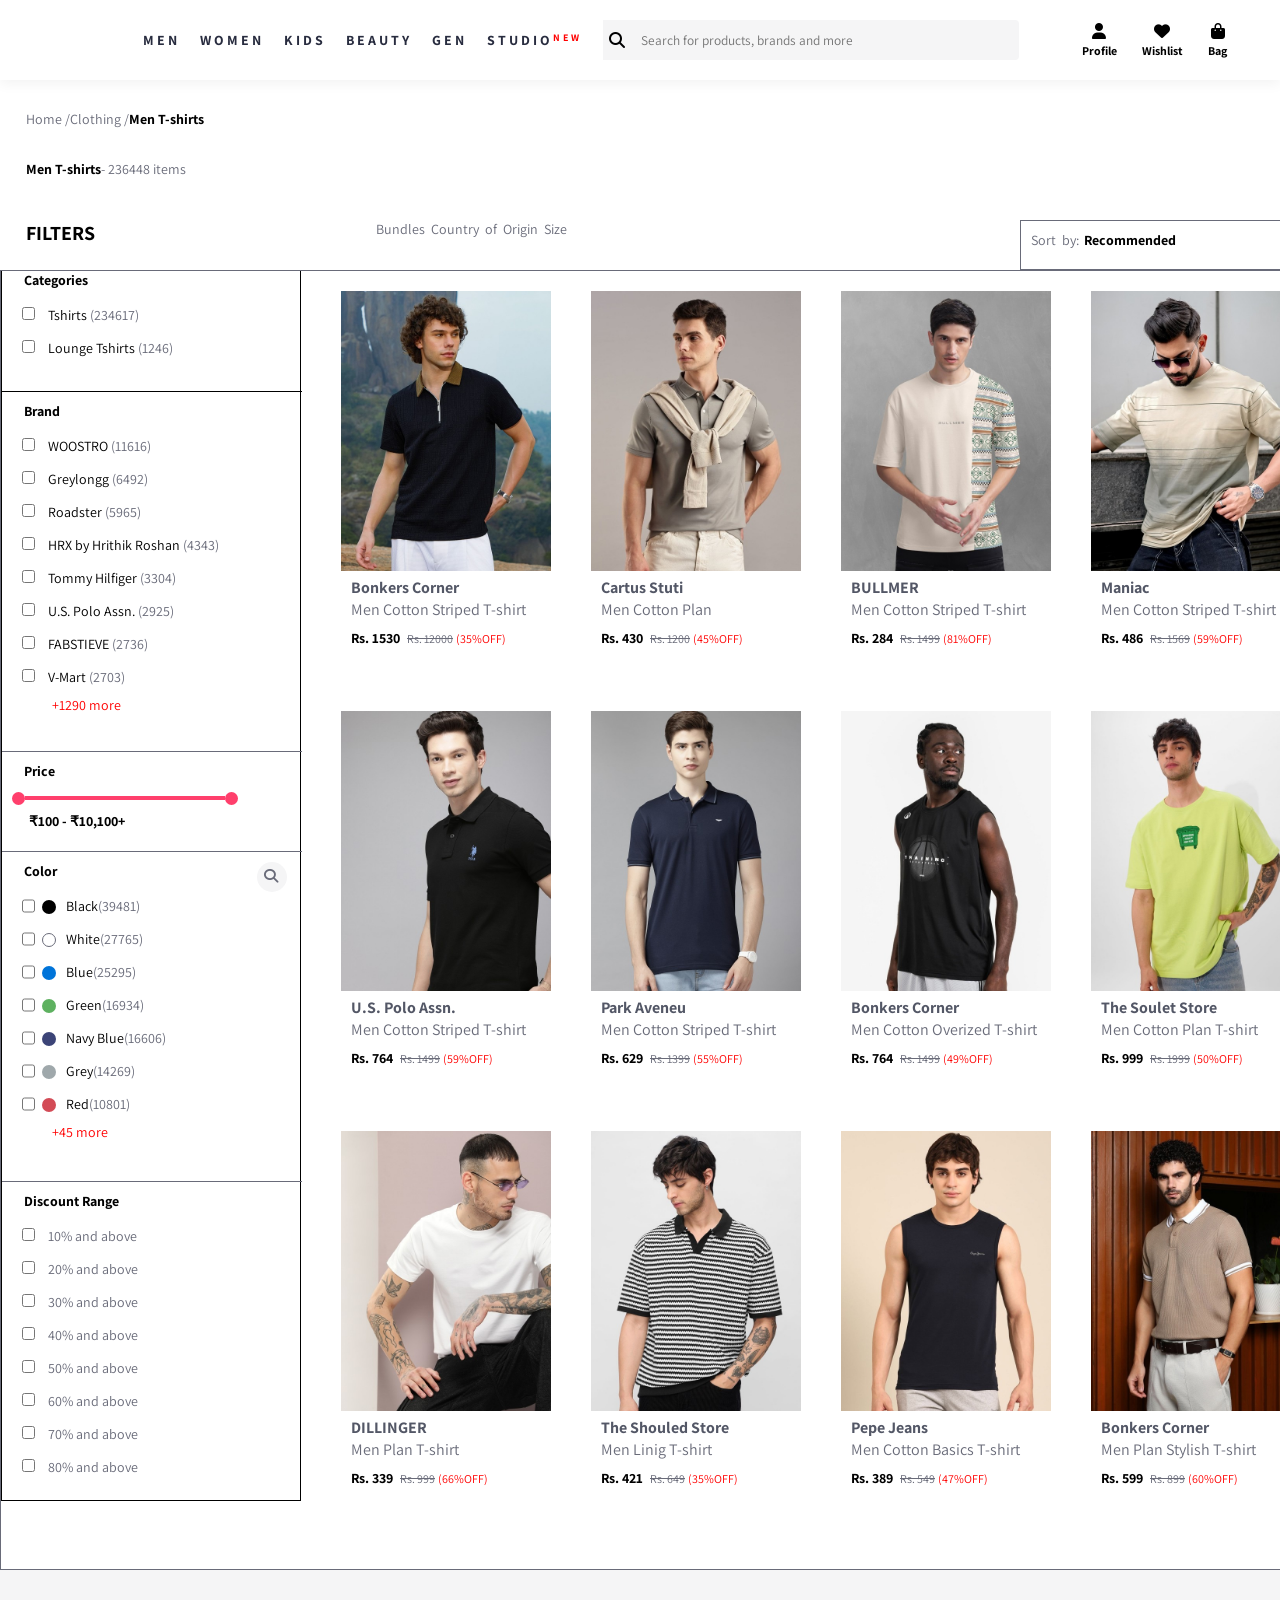
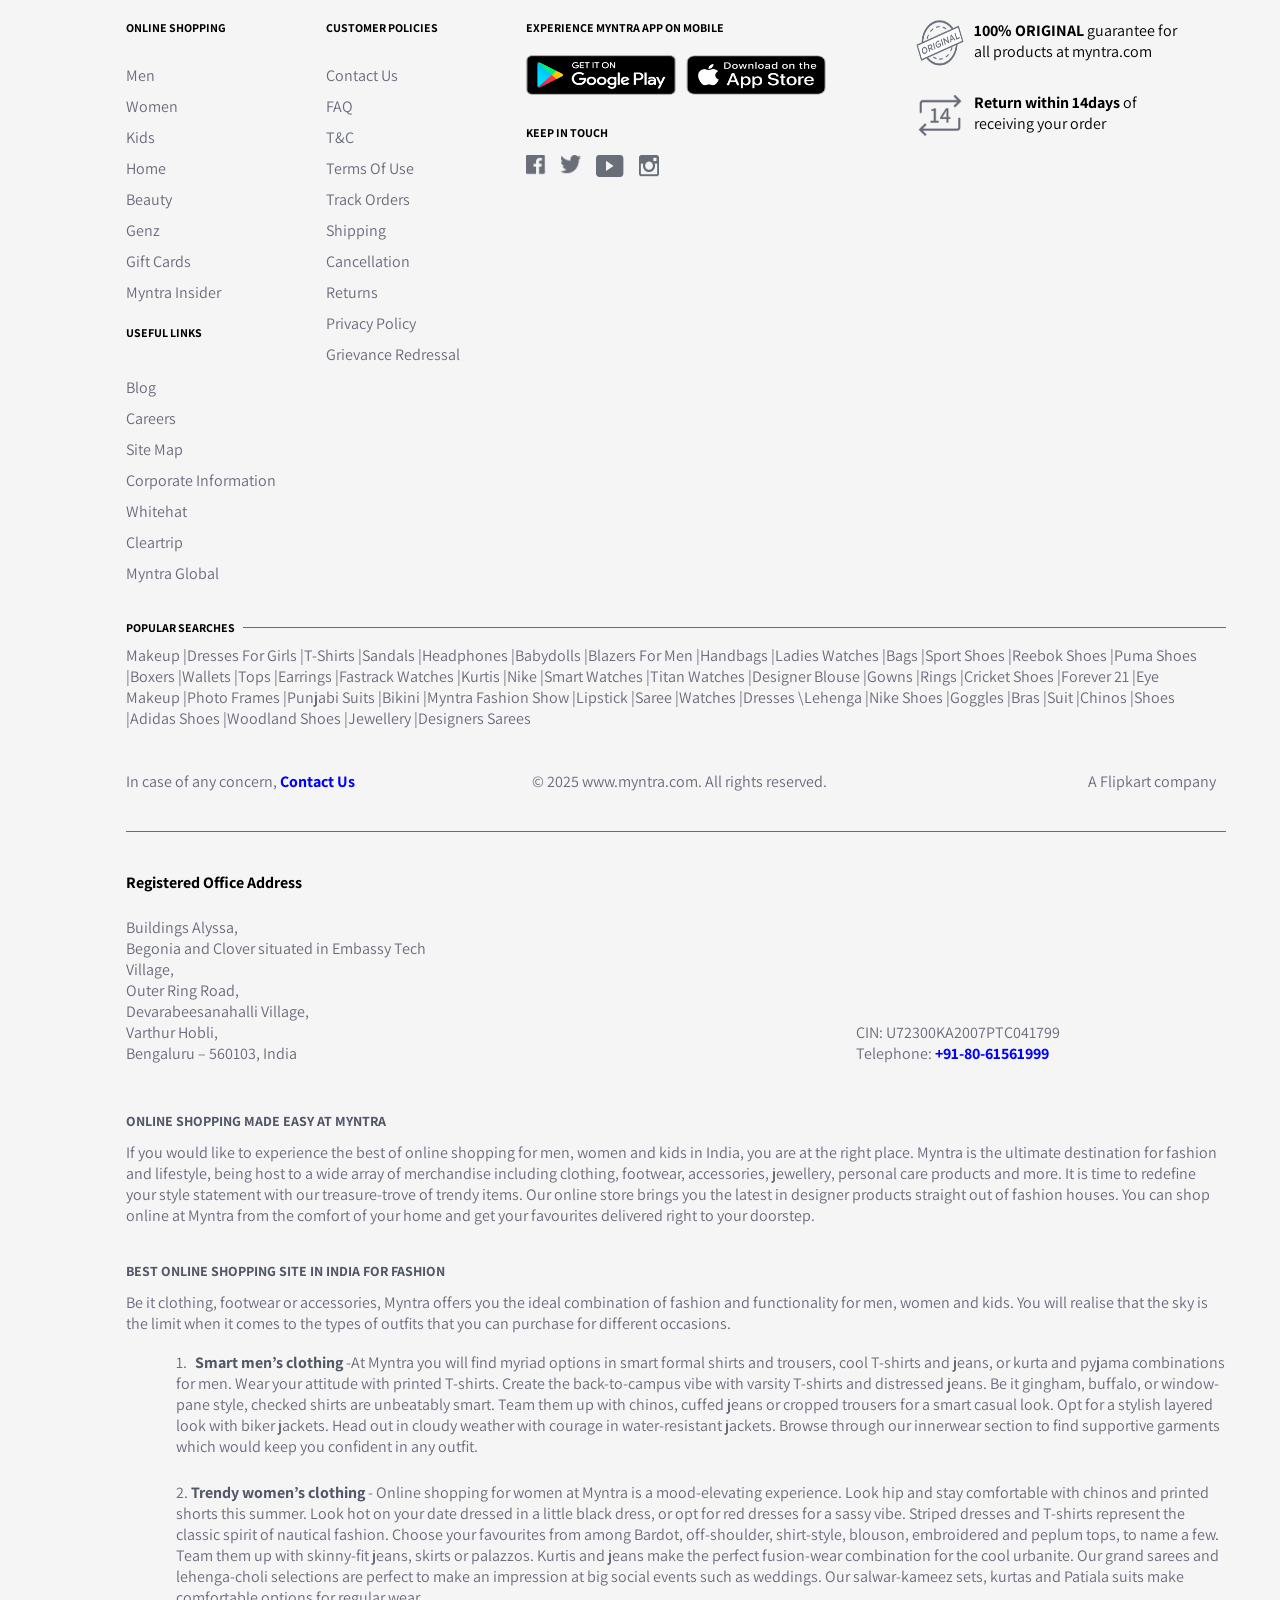
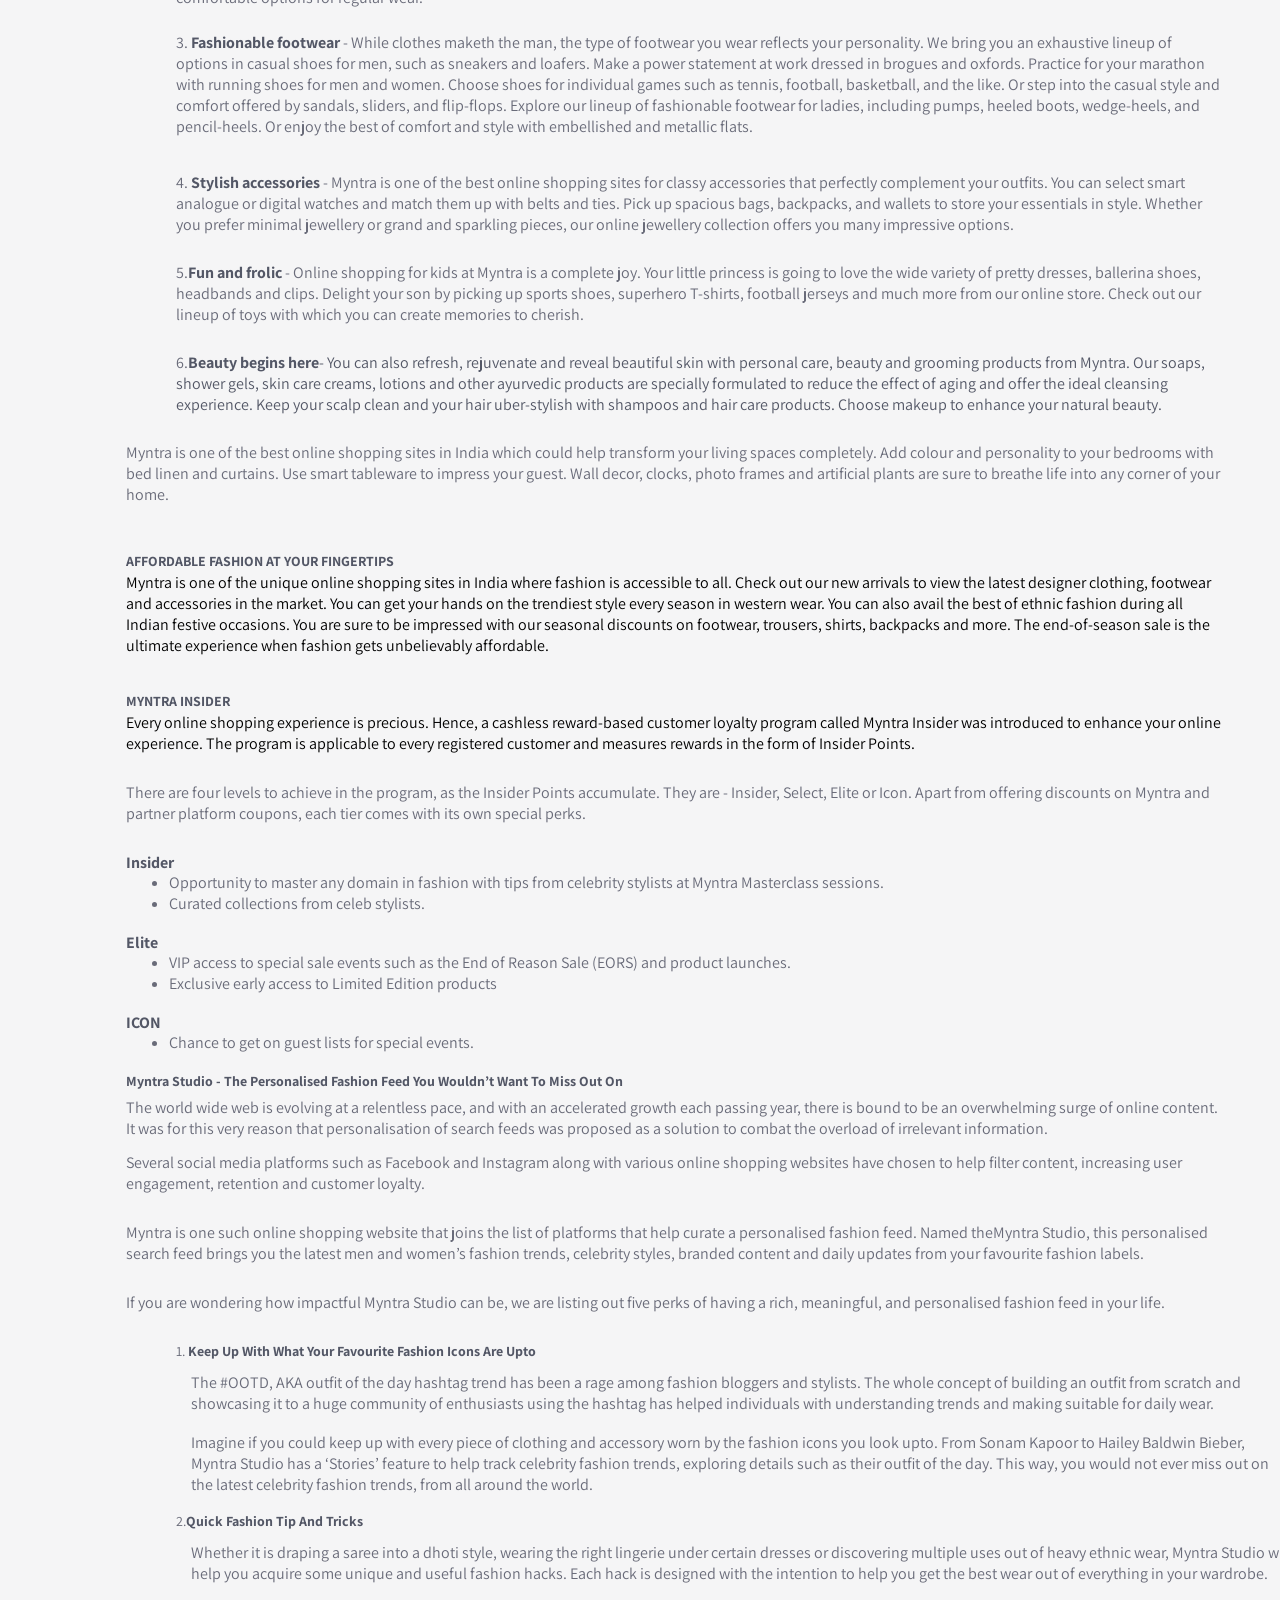
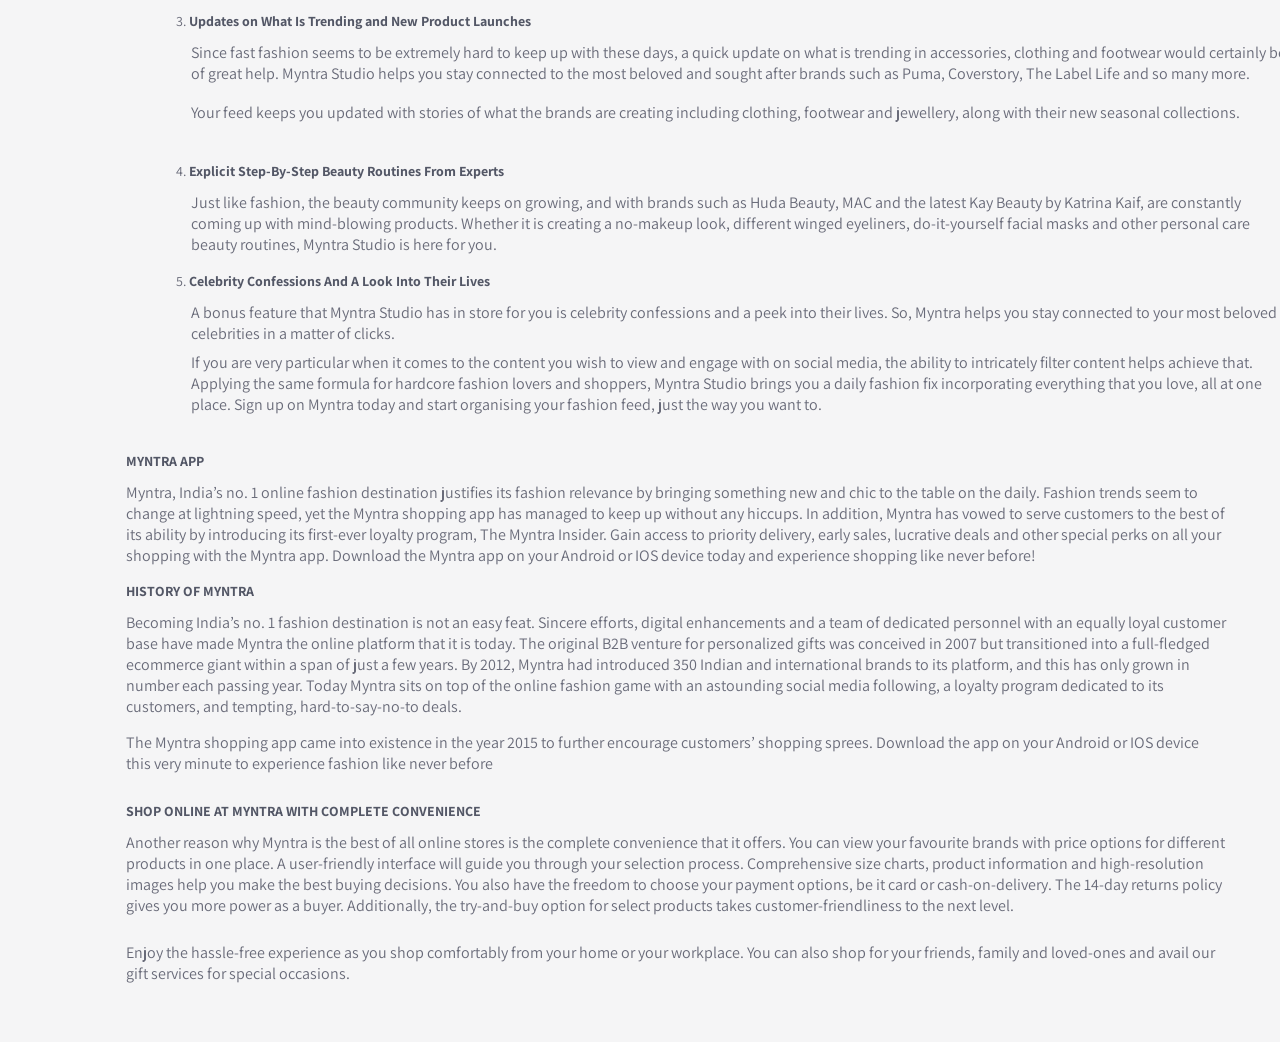
<file: t-shirt.html>
<html>

<head>
    <title>Document</title>
    <link rel="stylesheet" href="css/style.css">
    <link rel="stylesheet" href="https://cdnjs.cloudflare.com/ajax/libs/font-awesome/6.7.2/css/all.min.css" />

</head>

<body>
    <header>
        <div class="container">
            <div class="logo"></div>
            <nav>
                <ul>
                    <li><a href="">MEN</a></li>
                    <li><a href="">WOMEN</a></li>
                    <li><a href="">KIDS</a></li>
                    <li><a href="">BEAUTY</a></li>
                    <li><a href="">GEN</a></li>
                    <li><a href="">STUDIO <span class="new">NEW</span></a></li>
                </ul>
            </nav>
            <div class="input-section">
                <i class="fa-solid fa-magnifying-glass"></i>
                <input type="text" placeholder="Search for products, brands and more">
            </div>
            <div class="profile-section">
                <div class="inner-card">
                    <i class="fa-solid fa-user"></i>
                    <span>Profile</span>
                </div>
                <div class="inner-card">
                    <i class="fa-solid fa-heart"></i>
                    <span>Wishlist</span>
                </div>
                <div class="inner-card">
                    <i class="fa-solid fa-bag-shopping"></i>
                    <span>Bag</span>
                </div>
            </div>
        </div>
    </header>
    <div class="m-f">
        <div class="t-shirt-top-gap"></div>
        <div class="t-shirt-head">
            <div class="t-shirt-head-box">
                <div class="head-box1"><span style="color: #696b79;">Home /Clothing /</span><strong>Men
                        T-shirts</strong></div>
                <div class="head-box2"><strong>Men T-shirts</strong><span style="color: #696b79;">- 236448 items</span>
                </div>
                <div class="head-box3"><strong>FILTERS</strong></div>
            </div>
            <div class="head-box4" style="color: #696b79;">Bundles Country of Origin Size</div>
            <div class="head-box5"><span style="color: #696b79;">Sort by:</span><strong
                    style="padding-left: 5px; font-size: 14px;">Recommended</strong></div>
        </div>
        <section class="middle-container">
            <div class="left-container">
                <div class="category-section">
                    <div class="category-head"><strong>Categories</strong></div>
                    <ul>
                        <li style="margin-left: 20px; margin-top: 15px;">
                            <input type="checkbox">
                            <span style="padding-left: 10px;">Tshirts</span>
                            <span style="color: #696b79;">(234617)</span>
                        </li>
                        <li style="margin-left: 20px; margin-top: 15px;">
                            <input type="checkbox">
                            <span style="padding-left: 10px;">Lounge Tshirts</span>
                            <span style="color: #696b79;">(1246)</span>
                        </li>
                    </ul>
                </div>
                <div class="brand">
                    <div class="brand-head"><strong>Brand</strong></div>
                    <ul>
                        <li style="margin-left: 20px; margin-top: 15px;">
                            <input type="checkbox">
                            <span style="padding-left: 10px;">WOOSTRO</span>
                            <span style="color: #696b79;">(11616)</span>

                        </li>
                        <li style="margin-left: 20px; margin-top: 15px;">
                            <input type="checkbox">
                            <span style="padding-left: 10px;">Greylongg</span>
                            <span style="color: #696b79;">(6492)</span>

                        </li>
                        <li style="margin-left: 20px; margin-top: 15px;">
                            <input type="checkbox">
                            <span style="padding-left: 10px;">Roadster</span>
                            <span style="color: #696b79;">(5965)</span>

                        </li>
                        <li style="margin-left: 20px; margin-top: 15px;">
                            <input type="checkbox">
                            <span style="padding-left: 10px;">HRX by Hrithik Roshan</span>
                            <span style="color: #696b79;">(4343)</span>

                        </li>
                        <li style="margin-left: 20px; margin-top: 15px;">
                            <input type="checkbox">
                            <span style="padding-left: 10px;">Tommy Hilfiger</span>
                            <span style="color: #696b79;">(3304)</span>

                        </li>
                        <li style="margin-left: 20px; margin-top: 15px;">
                            <input type="checkbox">
                            <span style="padding-left: 10px;">U.S. Polo Assn.</span>
                            <span style="color: #696b79;">(2925)</span>

                        </li>
                        <li style="margin-left: 20px; margin-top: 15px;">
                            <input type="checkbox">
                            <span style="padding-left: 10px;">FABSTIEVE</span>
                            <span style="color: #696b79;">(2736)</span>

                        </li>
                        <li style="margin-left: 20px; margin-top: 15px;">
                            <input type="checkbox">
                            <span style="padding-left: 10px;">V-Mart</span>
                            <span style="color: #696b79;">(2703)</span>

                        </li>
                    </ul>
                    <div class="plus" style="color: red;">+1290 more</div>
                </div>
                <div class="price">
                    <div class="price-head"><strong>Price</strong></div>
                    <div class="price-slide" style="width: 300px; display: flex; height: 20px; margin-top: 10px;">
                        <div class="price1"
                            style=" width: 13px; height: 13px; margin-left: 10px; border-radius: 50px; background-color: #ff3f6c; border-color: #696b79;">
                        </div>
                        <div class="price2"
                            style="width: 200px; height: 4px;  margin-top: 4px; border-left: none; border-right: none; background-color: #ff3f6c;">
                        </div>
                        <div class="price3"
                            style=" width: 13px; height: 13px;  border-radius: 50px; background-color: #ff3f6c; border-color: #696b79;">
                        </div>
                    </div>
                    <div class="price4" style="width: 100px; height: 20px;  margin-left: 27px;"><strong>₹100 -
                            ₹10,100+</strong></div>
                </div>
                <div class="color">
                    <div class="color-head" style="display: flex;"><strong>Color</strong>
                        <div class="search1"
                            style="width: 30px; height: 30px; margin-left: 200px; border-radius: 50px; background-color: #f5f5f6;">
                            <i class="fa-solid fa-magnifying-glass" style="padding: 7px; color: #696b79;"></i>
                        </div>
                    </div>
                    <ul>
                        <li style="margin-left: 20px; margin-top: 15px; display: flex;">
                            <input type="checkbox">
                            <div class="div"
                                style="width: 14px; height: 14px;  border-color: #696b79; margin-left: 7px; border-radius: 50px; margin-top: 3px; background-color: black;">
                            </div>
                            <span style="padding-left: 10px;">Black</span>
                            <span style="color: #696b79;">(39481)</span>

                        </li>
                        <li style="margin-left: 20px; margin-top: 15px; display: flex;">
                            <input type="checkbox">
                            <div class="div"
                                style="width: 14px; height: 14px; border: 1px black solid; border-color: #696b79; margin-left: 7px; border-radius: 50px; margin-top: 3px; background-color: rgb(255, 255, 255);">
                            </div>
                            <span style="padding-left: 10px;">White</span>
                            <span style="color: #696b79;">(27765)</span>

                        </li>
                        <li style="margin-left: 20px; margin-top: 15px; display: flex;">
                            <input type="checkbox">
                            <div class="div"
                                style="width: 14px; height: 14px;  border-color: #696b79; margin-left: 7px; border-radius: 50px; margin-top: 3px; background-color: rgb(0, 116, 217)">
                            </div>
                            <span style="padding-left: 10px;">Blue</span>
                            <span style="color: #696b79;">(25295)</span>

                        </li>
                        <li style="margin-left: 20px; margin-top: 15px; display: flex;">
                            <input type="checkbox">
                            <div class="div"
                                style="width: 14px; height: 14px;  border-color: #696b79; margin-left: 7px; border-radius: 50px; margin-top: 3px; background-color: rgb(94, 177, 96)">
                            </div>
                            <span style="padding-left: 10px;">Green</span>
                            <span style="color: #696b79;">(16934)</span>

                        </li>
                        <li style="margin-left: 20px; margin-top: 15px; display: flex;">
                            <input type="checkbox">
                            <div class="div"
                                style="width: 14px; height: 14px;  border-color: #696b79; margin-left: 7px; border-radius: 50px; margin-top: 3px; background-color: rgb(60, 68, 119)">
                            </div>
                            <span style="padding-left: 10px;">Navy Blue</span>
                            <span style="color: #696b79;">(16606)</span>

                        </li>
                        <li style="margin-left: 20px; margin-top: 15px; display: flex;">
                            <input type="checkbox">
                            <div class="div"
                                style="width: 14px; height: 14px;  border-color: #696b79; margin-left: 7px; border-radius: 50px; margin-top: 3px; background-color: rgb(159, 168, 171)">
                            </div>
                            <span style="padding-left: 10px;">Grey</span>
                            <span style="color: #696b79;">(14269)</span>

                        </li>
                        <li style="margin-left: 20px; margin-top: 15px; display: flex;">
                            <input type="checkbox">
                            <div class="div"
                                style="width: 14px; height: 14px;  border-color: #696b79; margin-left: 7px; border-radius: 50px; margin-top: 3px; background-color: rgb(211, 75, 86)">
                            </div>
                            <span style="padding-left: 10px;">Red</span>
                            <span style="color: #696b79;">(10801)</span>

                        </li>
                        <div class="plus1" style="color: red;">+45 more</div>
                    </ul>
                </div>
                <div class="discount">
                    <div class="discount-head"><strong>Discount Range</strong></div>
                    <ul>
                        <li style="margin-left: 20px; margin-top: 15px;">
                            <input type="checkbox">
                            <span style="padding-left: 10px; color: #696b79;">10% and above</span>

                        </li>
                        <li style="margin-left: 20px; margin-top: 15px;">
                            <input type="checkbox">
                            <span style="padding-left: 10px; color: #696b79;">20% and above</span>
                        </li>
                        <li style="margin-left: 20px; margin-top: 15px;">
                            <input type="checkbox">
                            <span style="padding-left: 10px; color: #696b79;">30% and above</span>
                        </li>
                        <li style="margin-left: 20px; margin-top: 15px;">
                            <input type="checkbox">
                            <span style="padding-left: 10px; color: #696b79;">40% and above</span>
                        </li>
                        <li style="margin-left: 20px; margin-top: 15px;">
                            <input type="checkbox">
                            <span style="padding-left: 10px; color: #696b79;">50% and above</span>
                        </li>
                        <li style="margin-left: 20px; margin-top: 15px;">
                            <input type="checkbox">
                            <span style="padding-left: 10px; color: #696b79;">60% and above</span>
                        </li>
                        <li style="margin-left: 20px; margin-top: 15px;">
                            <input type="checkbox">
                            <span style="padding-left: 10px; color: #696b79;">70% and above</span>
                        </li>
                        <li style="margin-left: 20px; margin-top: 15px;">
                            <input type="checkbox">
                            <span style="padding-left: 10px; color: #696b79;">80% and above</span>
                        </li>
                    </ul>
                </div>
            </div>
            <div class="right-container">
                <div class="right-all-image">
                    <div class="box">
                        <a href="t-shirt link.html">
                            <img src="./images/t-shirt/imgi_24_6e97d7b6-6597-4704-b0d0-adacb3806f291735373558427CampusSutraMenColourblockedPoloCollarPocketsT-shirt1 (1).jpg"
                                width="210px" height="280px" alt="">
                            <div class="down-box">
                                <div class="down-heading"><strong style="color: #535766;">Bonkers Corner</strong></div>
                                <div class="down-text" style="color: #696b79;">Men Cotton Striped T-shirt</div>
                                <div class="down-price"><strong style="font-size: 14px;">Rs. 1530</strong><span
                                        style="color: #696b79; text-decoration: line-through; margin-left: 7px; font-size: 12px; ">Rs.
                                        12000</span> <span style="color: red; font-size: 12px;">(35%OFF)</span></div>
                                <div class="about-hovr">
                                    <div class="wishlist">
                                        <div class="wish-icon">
                                            <span> <i class="fa-solid fa-heart" style="font-size: 14px;"></i><strong
                                                    style="color: #696b79; padding-left: 10px; font-size: 14px; font-weight: 400;">WISHLIST</strong></span>
                                        </div>
                                        <div class="w-size"><span style="color: #696b79; font-size: 14px;">Size:
                                                XXL</span>
                                        </div>

                                    </div>
                                </div>

                            </div>

                        </a>
                    </div>

                    <div class="box">
                        <a href="t-shirt-2.html">
                            <img src="./images/t-shirt/imgi_99_a18ba358-5593-4e18-9189-a927ef44f74f1743747125285-Tommy-Hilfiger-Polo-Collar-Pure-Cotton-T-shirt-7151743747125-7.jpg"
                                width="210px" height="280px" alt="">
                            <div class="down-box">
                                <div class="down-heading"><strong style="color: #535766;">Cartus Stuti</strong></div>
                                <div class="down-text" style="color: #696b79;">Men Cotton Plan</div>
                                <div class="down-price"><strong style="font-size: 14px;">Rs. 430</strong><span
                                        style="color: #696b79; text-decoration: line-through; margin-left: 7px; font-size: 12px; ">Rs.
                                        1200</span> <span style="color: red; font-size: 12px;">(45%OFF)</span></div>
                                <div class="about-hovr">
                                    <div class="wishlist">
                                        <div class="wish-icon">
                                            <span> <i class="fa-solid fa-heart" style="font-size: 14px;"></i><strong
                                                    style="color: #696b79; padding-left: 10px; font-size: 14px; font-weight: 400;">WISHLIST</strong></span>
                                        </div>
                                        <div class="w-size"><span style="color: #696b79; font-size: 14px;">Size:
                                                XXL</span>
                                        </div>

                                    </div>
                                </div>

                            </div>

                        </a>
                    </div>

                    <div class="box">
                        <a href="t-shirt-4.html">
                             <img src="./images/t-shirt/imgi_18_0d63dbfd-673d-49d0-be10-751fa0d54c0f1706543722864BULLMERMenTribalPrintedAppliqueT-shirt1.jpg"
                                width="210px" height="280px" alt="">
                            <div class="down-box">
                                <div class="down-heading"><strong style="color: #535766;">BULLMER</strong></div>
                                <div class="down-text" style="color: #696b79;">Men Cotton Striped T-shirt</div>
                                <div class="down-price"><strong style="font-size: 14px;">Rs. 284</strong><span
                                        style="color: #696b79; text-decoration: line-through; margin-left: 7px; font-size: 12px; ">Rs.
                                        1499</span> <span style="color: red; font-size: 12px;">(81%OFF)</span></div>
                                <div class="about-hovr">
                                    <div class="wishlist">
                                        <div class="wish-icon">
                                            <span> <i class="fa-solid fa-heart" style="font-size: 14px;"></i><strong
                                                    style="color: #696b79; padding-left: 10px; font-size: 14px; font-weight: 400;">WISHLIST</strong></span>
                                        </div>
                                        <div class="w-size"><span style="color: #696b79; font-size: 14px;">Size:
                                                XXL</span>
                                        </div>

                                    </div>
                                </div>

                            </div>

                        </a>
                    </div>
                    <div class="box">
                        <a href="t-shirt-5.html">
                            <img src="./images/t-shirt/imgi_29_c19682d1-9d4c-4d38-9451-45331bab81851712384125011ManiacMenStripedV-NeckDrop-ShoulderSleevesPocketsT-shirt1.jpg"
                                width="210px" height="280px" alt="">
                            <div class="down-box">
                                <div class="down-heading"><strong style="color: #535766;">Maniac</strong></div>
                                <div class="down-text" style="color: #696b79;">Men Cotton Striped T-shirt</div>
                                <div class="down-price"><strong style="font-size: 14px;">Rs. 486</strong><span
                                        style="color: #696b79; text-decoration: line-through; margin-left: 7px; font-size: 12px; ">Rs.
                                        1569</span> <span style="color: red; font-size: 12px;">(59%OFF)</span></div>
                                <div class="about-hovr">
                                    <div class="wishlist">
                                        <div class="wish-icon">
                                            <span> <i class="fa-solid fa-heart" style="font-size: 14px;"></i><strong
                                                    style="color: #696b79; padding-left: 10px; font-size: 14px; font-weight: 400;">WISHLIST</strong></span>
                                        </div>
                                        <div class="w-size"><span style="color: #696b79; font-size: 14px;">Size:
                                                XXL</span>
                                        </div>

                                    </div>
                                </div>

                            </div>

                        </a>
                    </div>
                    <div class="box">
                        <a href="t-shirt-6.html">
                            <img src="./images/t-shirt/imgi_28_1e7fc710-7a39-4d62-b759-ae9530c9cac41725859402046-US-Polo-Assn-Men-Tshirts-4971725859401607-1.jpg"
                                width="210px" height="280px" alt="">
                            <div class="down-box">
                                <div class="down-heading"><strong style="color: #535766;">U.S. Polo Assn.</strong></div>
                                <div class="down-text" style="color: #696b79;">Men Cotton Striped T-shirt</div>
                                <div class="down-price"><strong style="font-size: 14px;">Rs. 764</strong><span
                                        style="color: #696b79; text-decoration: line-through; margin-left: 7px; font-size: 12px; ">Rs.
                                        1499</span> <span style="color: red; font-size: 12px;">(59%OFF)</span></div>
                                <div class="about-hovr">
                                    <div class="wishlist">
                                        <div class="wish-icon">
                                            <span> <i class="fa-solid fa-heart" style="font-size: 14px;"></i><strong
                                                    style="color: #696b79; padding-left: 10px; font-size: 14px; font-weight: 400;">WISHLIST</strong></span>
                                        </div>
                                        <div class="w-size"><span style="color: #696b79; font-size: 14px;">Size:
                                                XXL</span>
                                        </div>

                                    </div>
                                </div>

                            </div>

                        </a>
                    </div>
                    <div class="box">
                        <a href="t-shirt-3.html">
                            <img src="./images/t-shirt/imgi_29_648424f6-9986-4047-b53e-11c5c2ba4d981717740040882-Park-Avenue-Men-Tshirts-1311717740040416-1.jpg"
                                width="210px" height="280px" alt="">
                            <div class="down-box">
                                <div class="down-heading"><strong style="color: #535766;">Park Aveneu</strong></div>
                                <div class="down-text" style="color: #696b79;">Men Cotton Striped T-shirt</div>
                                <div class="down-price"><strong style="font-size: 14px;">Rs. 629</strong><span
                                        style="color: #696b79; text-decoration: line-through; margin-left: 7px; font-size: 12px; ">Rs.
                                        1399</span> <span style="color: red; font-size: 12px;">(55%OFF)</span></div>
                                <div class="about-hovr">
                                    <div class="wishlist">
                                        <div class="wish-icon">
                                            <span> <i class="fa-solid fa-heart" style="font-size: 14px;"></i><strong
                                                    style="color: #696b79; padding-left: 10px; font-size: 14px; font-weight: 400;">WISHLIST</strong></span>
                                        </div>
                                        <div class="w-size"><span style="color: #696b79; font-size: 14px;">Size:
                                                XXL</span>
                                        </div>

                                    </div>
                                </div>

                            </div>

                        </a>
                    </div>
                    <div class="box">
                        <a href="t-shirt-7.html">
                            <img src="./images/t-shirt/imgi_18_j43C4vh8_cf73c4bc095a495387f0a8f3eea306e2.jpg"
                                width="210px" height="280px" alt="">
                            <div class="down-box">
                                <div class="down-heading"><strong style="color: #535766;">Bonkers Corner</strong></div>
                                <div class="down-text" style="color: #696b79;">Men Cotton Overized T-shirt</div>
                                <div class="down-price"><strong style="font-size: 14px;">Rs. 764</strong><span
                                        style="color: #696b79; text-decoration: line-through; margin-left: 7px; font-size: 12px; ">Rs.
                                        1499</span> <span style="color: red; font-size: 12px;">(49%OFF)</span></div>
                                <div class="about-hovr">
                                    <div class="wishlist">
                                        <div class="wish-icon">
                                            <span> <i class="fa-solid fa-heart" style="font-size: 14px;"></i><strong
                                                    style="color: #696b79; padding-left: 10px; font-size: 14px; font-weight: 400;">WISHLIST</strong></span>
                                        </div>
                                        <div class="w-size"><span style="color: #696b79; font-size: 14px;">Size:
                                                XXL</span>
                                        </div>

                                    </div>
                                </div>

                            </div>

                        </a>
                    </div>
                    <div class="box">
                        <a href="t-shirt-8.html">
                            <img src="./images/t-shirt/imgi_22_eOF4cO6m_04065a8e061f402996c58b2e7fe9104c.jpg"
                                width="210px" height="280px" alt="">
                            <div class="down-box">
                                <div class="down-heading"><strong style="color: #535766;">The Soulet Store</strong></div>
                                <div class="down-text" style="color: #696b79;">Men Cotton Plan T-shirt</div>
                                <div class="down-price"><strong style="font-size: 14px;">Rs. 999</strong><span
                                        style="color: #696b79; text-decoration: line-through; margin-left: 7px; font-size: 12px; ">Rs.
                                        1999</span> <span style="color: red; font-size: 12px;">(50%OFF)</span></div>
                                <div class="about-hovr">
                                    <div class="wishlist">
                                        <div class="wish-icon">
                                            <span> <i class="fa-solid fa-heart" style="font-size: 14px;"></i><strong
                                                    style="color: #696b79; padding-left: 10px; font-size: 14px; font-weight: 400;">WISHLIST</strong></span>
                                        </div>
                                        <div class="w-size"><span style="color: #696b79; font-size: 14px;">Size:
                                                XXL</span>
                                        </div>

                                    </div>
                                </div>

                            </div>

                        </a>
                    </div>
                    <div class="box">
                        <a href="t-shirt-9.html">
                            <img src="./images/t-shirt/imgi_29_a716bf9a-4487-4998-82f2-c25f898446191708406489842-Dillinger-Mens-White-Plain-T-Shirt-5031708406489403-1.jpg"
                                width="210px" height="280px" alt="">
                            <div class="down-box">
                                <div class="down-heading"><strong style="color: #535766;">DILLINGER</strong></div>
                                <div class="down-text" style="color: #696b79;">Men Plan T-shirt</div>
                                <div class="down-price"><strong style="font-size: 14px;">Rs. 339</strong><span
                                        style="color: #696b79; text-decoration: line-through; margin-left: 7px; font-size: 12px; ">Rs.
                                        999</span> <span style="color: red; font-size: 12px;">(66%OFF)</span></div>
                                <div class="about-hovr">
                                    <div class="wishlist">
                                        <div class="wish-icon">
                                            <span> <i class="fa-solid fa-heart" style="font-size: 14px;"></i><strong
                                                    style="color: #696b79; padding-left: 10px; font-size: 14px; font-weight: 400;">WISHLIST</strong></span>
                                        </div>
                                        <div class="w-size"><span style="color: #696b79; font-size: 14px;">Size:
                                                XXL</span>
                                        </div>

                                    </div>
                                </div>

                            </div>

                        </a>
                    </div>
                    <div class="box">
                        <a href="t-shirt-10.html">
                            <img src="./images/t-shirt/imgi_19_LyG8y8ss_69bc88bdd2fd494ea3abc06f9fa5b8d1.jpg"
                                width="210px" height="280px" alt="">
                            <div class="down-box">
                                <div class="down-heading"><strong style="color: #535766;">The Shouled Store</strong></div>
                                <div class="down-text" style="color: #696b79;">Men Linig T-shirt</div>
                                <div class="down-price"><strong style="font-size: 14px;">Rs. 421</strong><span
                                        style="color: #696b79; text-decoration: line-through; margin-left: 7px; font-size: 12px; ">Rs.
                                        649</span> <span style="color: red; font-size: 12px;">(35%OFF)</span></div>
                                <div class="about-hovr">
                                    <div class="wishlist">
                                        <div class="wish-icon">
                                            <span> <i class="fa-solid fa-heart" style="font-size: 14px;"></i><strong
                                                    style="color: #696b79; padding-left: 10px; font-size: 14px; font-weight: 400;">WISHLIST</strong></span>
                                        </div>
                                        <div class="w-size"><span style="color: #696b79; font-size: 14px;">Size:
                                                XXL</span>
                                        </div>

                                    </div>
                                </div>

                            </div>

                        </a>
                    </div>
                    <div class="box">
                        <a href="t-shirt-11.html">
                            <img src="./images/t-shirt/imgi_16_QwhHTRtP_efd798fe10304f9389ee67b4249725d6.jpg"
                                width="210px" height="280px" alt="">
                            <div class="down-box">
                                <div class="down-heading"><strong style="color: #535766;">Pepe Jeans</strong></div>
                                <div class="down-text" style="color: #696b79;">Men Cotton Basics T-shirt</div>
                                <div class="down-price"><strong style="font-size: 14px;">Rs. 389</strong><span
                                        style="color: #696b79; text-decoration: line-through; margin-left: 7px; font-size: 12px; ">Rs.
                                        549</span> <span style="color: red; font-size: 12px;">(47%OFF)</span></div>
                                <div class="about-hovr">
                                    <div class="wishlist">
                                        <div class="wish-icon">
                                            <span> <i class="fa-solid fa-heart" style="font-size: 14px;"></i><strong
                                                    style="color: #696b79; padding-left: 10px; font-size: 14px; font-weight: 400;">WISHLIST</strong></span>
                                        </div>
                                        <div class="w-size"><span style="color: #696b79; font-size: 14px;">Size:
                                                XXL</span>
                                        </div>

                                    </div>
                                </div>

                            </div>

                        </a>
                    </div>
                    <div class="box">
                        <a href="t-shirt-12.html">
                            <img src="./images/t-shirt/imgi_26_7133d374-ecde-4a4c-89a3-4967bf61d7e61735885430050CampusSutraMenStripedPoloCollarT-shirt3.jpg"
                                width="210px" height="280px" alt="">
                            <div class="down-box">
                                <div class="down-heading"><strong style="color: #535766;">Bonkers Corner</strong></div>
                                <div class="down-text" style="color: #696b79;">Men Plan Stylish T-shirt</div>
                                <div class="down-price"><strong style="font-size: 14px;">Rs. 599</strong><span
                                        style="color: #696b79; text-decoration: line-through; margin-left: 7px; font-size: 12px; ">Rs.
                                        899</span> <span style="color: red; font-size: 12px;">(60%OFF)</span></div>
                                <div class="about-hovr">
                                    <div class="wishlist">
                                        <div class="wish-icon">
                                            <span> <i class="fa-solid fa-heart" style="font-size: 14px;"></i><strong
                                                    style="color: #696b79; padding-left: 10px; font-size: 14px; font-weight: 400;">WISHLIST</strong></span>
                                        </div>
                                        <div class="w-size"><span style="color: #696b79; font-size: 14px;">Size:
                                                XXL</span>
                                        </div>

                                    </div>
                                </div>

                            </div>

                        </a>
                    </div>
                    
                    
                </div>





            </div>


    </div>


    <!-- <a class="box" href="t-shirt link.html" target="_blank"> 
                        <div class="image">
                            <img src="C:\Users\A\Downloads\Buy Latest Men's T-shirts Online at Best Price _ Myntra\imgi_17_6e97d7b6-6597-4704-b0d0-adacb3806f291735373558427CampusSutraMenColourblockedPoloCollarPocketsT-shirt1.jpg"
                                width="100%" height="100%" alt="">
                        </div>
                        <div class="about-hovr">
                            <div class="wishlist">
                                <span><i class="fa-solid fa-heart"></i>WISHLIST</span>
                            </div>
                            <h4>Size:43</h4>
                        </div>
                        <div class="down-box">
                            <div class="down-heading"><strong style="color: #535766;">Bonkers Corner</strong></div>
                            <div class="down-text" style="color: #696b79;">Men Cotton Striped T-shirt</div>
                            <div class="down-price"><strong style="font-size: 14px;">Rs. 1530</strong><span
                                    style="color: #696b79; text-decoration: line-through; margin-left: 7px; font-size: 12px; ">Rs.
                                    12000</span> <span style="color: red; font-size: 12px;">(35%OFF)</span></div>
                        </div>
                        <a class="box" href="t-shirt-2.html" target="_blank">
                            <div class="image">
                                <img src="C:\Users\A\Downloads\Buy Latest Men's T-shirts Online at Best Price _ Myntra\imgi_18_a18ba358-5593-4e18-9189-a927ef44f74f1743747125285-Tommy-Hilfiger-Polo-Collar-Pure-Cotton-T-shirt-7151743747125-7.jpg"
                                    width="100%" height="100%" alt="">
                            </div>
                            <div class="about-hovr">
                                <div class="wishlist">
                                    <span><i class="fa-solid fa-heart"></i>WISHLIST</span>
                                </div>
                                <h4>Size:43</h4>
                            </div>

                            <div class="down-box">
                                <div class="down-heading"><strong style="color: #535766;">Cartus Sturi</strong></div>
                                <div class="down-text" style="color: #696b79;">Men Cotton Plan T-shirt</div>
                                <div class="down-price"><strong style="font-size: 14px;">Rs. 430</strong><span
                                        style="color: #696b79; text-decoration: line-through; margin-left: 7px; font-size: 12px; ">Rs.
                                        1200</span> <span style="color: red; font-size: 12px;">(45%OFF)</span></div>
                            </div>

                            <a class="box" href="t-shirt-4.html" target="_blank">
                                <div class="image">
                                    <img src="C:\Users\A\Downloads\Buy Latest Men's T-shirts Online at Best Price _ Myntra\imgi_66_0d63dbfd-673d-49d0-be10-751fa0d54c0f1706543722864BULLMERMenTribalPrintedAppliqueT-shirt1.jpg"
                                        width="100%" height="100%" alt="">
                                </div>
                                <div class="about-hovr">
                                    <div class="wishlist">
                                        <span><i class="fa-solid fa-heart"></i>WISHLIST</span>
                                    </div>
                                    <h4>Size:43</h4>
                                </div>
                                <div class="down-box">
                                    <div class="down-heading"><strong style="color: #535766;">BULLMER</strong></div>
                                    <div class="down-text" style="color: #696b79;">Men Cotton Plan T-shirt</div>
                                    <div class="down-price"><strong style="font-size: 14px;">Rs. 284</strong><span
                                            style="color: #696b79; text-decoration: line-through; margin-left: 7px; font-size: 12px; ">Rs.
                                            1499</span> <span style="color: red; font-size: 12px;">(81%OFF)</span></div>
                                </div>
                                <a class="box" href="t-shirt-5.html" target="_blank">
                                    <div class="image">
                                        <img src="C:\Users\A\Downloads\Buy Latest Men's T-shirts Online at Best Price _ Myntra\imgi_68_c19682d1-9d4c-4d38-9451-45331bab81851712384125011ManiacMenStripedV-NeckDrop-ShoulderSleevesPocketsT-shirt1.jpg"
                                            width="100%" height="100%" alt="">
                                    </div>
                                    <div class="about-hovr">
                                        <div class="wishlist">
                                            <span><i class="fa-solid fa-heart"></i>WISHLIST</span>
                                        </div>
                                        <h4>Size:43</h4>
                                    </div>
                                    <div class="down-box">
                                        <div class="down-heading"><strong style="color: #535766;">Maniac</strong></div>
                                        <div class="down-text" style="color: #696b79;">Men Cotton Plan T-shirt</div>
                                        <div class="down-price"><strong style="font-size: 14px;">Rs. 486</strong><span
                                                style="color: #696b79; text-decoration: line-through; margin-left: 7px; font-size: 12px; ">Rs.
                                                1569</span> <span style="color: red; font-size: 12px;">(59%OFF)</span>
                                        </div>
                                    </div>
                                    <a class="box" href="t-shirt-6.html" target="_blank">
                                        <div class="image">
                                            <img src="C:\Users\A\Downloads\Buy U.S. Polo Assn. Polo Collar Pure Cotton Slim Fit T Shirt - Tshirts for Men 30427453 _ Myntra\imgi_28_1e7fc710-7a39-4d62-b759-ae9530c9cac41725859402046-US-Polo-Assn-Men-Tshirts-4971725859401607-1.jpg"
                                                width="100%" height="100%" alt="">
                                        </div>
                                        <div class="about-hovr">
                                            <div class="wishlist">
                                                <span><i class="fa-solid fa-heart"></i>WISHLIST</span>
                                            </div>
                                            <h4>Size:43</h4>
                                        </div>
                                        <div class="down-box">
                                            <div class="down-heading"><strong style="color: #535766;">U.S. Polo
                                                    Assn.</strong></div>
                                            <div class="down-text" style="color: #696b79;">Men Cotton Plan T-shirt</div>
                                            <div class="down-price"><strong style="font-size: 14px;">Rs.
                                                    764</strong><span
                                                    style="color: #696b79; text-decoration: line-through; margin-left: 7px; font-size: 12px; ">Rs.
                                                    1499</span> <span
                                                    style="color: red; font-size: 12px;">(49%OFF)</span></div>
                                        </div>
                                        <a class="box" href="t-shirt-3.html" target="_blank">
                                            <div class="image">
                                                <img src="C:\Users\A\Downloads\Buy Latest Men's T-shirts Online at Best Price _ Myntra\imgi_56_648424f6-9986-4047-b53e-11c5c2ba4d981717740040882-Park-Avenue-Men-Tshirts-1311717740040416-1.jpg"
                                                    width="100%" height="100%" alt="">
                                            </div>
                                            <div class="about-hovr">
                                                <div class="wishlist">
                                                    <span><i class="fa-solid fa-heart"></i>WISHLIST</span>
                                                </div>
                                                <h4>Size:43</h4>
                                            </div>
                                            <div class="down-box">
                                                <div class="down-heading"><strong style="color: #535766;">Park
                                                        Avenue</strong></div>
                                                <div class="down-text" style="color: #696b79;">Men Cotton Plan T-shirt
                                                </div>
                                                <div class="down-price"><strong style="font-size: 14px;">Rs.
                                                        629</strong><span
                                                        style="color: #696b79; text-decoration: line-through; margin-left: 7px; font-size: 12px; ">Rs.
                                                        1399</span> <span
                                                        style="color: red; font-size: 12px;">(55%OFF)</span></div>
                                            </div>
                                            <a class="box" href="t-shirt-7.html" target="_blank">
                                                <div class="image">
                                                    <img src="C:\Users\A\Downloads\Buy Latest Men's T-shirts Online at Best Price _ Myntra\imgi_69_j43C4vh8_cf73c4bc095a495387f0a8f3eea306e2.jpg"
                                                        width="100%" height="100%" alt="">
                                                </div>
                                                <div class="about-hovr">
                                                    <div class="wishlist">
                                                        <span><i class="fa-solid fa-heart"></i>WISHLIST</span>
                                                    </div>
                                                    <h4>Size:43</h4>
                                                </div>
                                                <div class="down-box">
                                                    <div class="down-heading"><strong style="color: #535766;">U.S. Polo
                                                            Assn.</strong></div>
                                                    <div class="down-text" style="color: #696b79;">Men Cotton Plan
                                                        T-shirt</div>
                                                    <div class="down-price"><strong style="font-size: 14px;">Rs.
                                                            764</strong><span
                                                            style="color: #696b79; text-decoration: line-through; margin-left: 7px; font-size: 12px; ">Rs.
                                                            1499</span> <span
                                                            style="color: red; font-size: 12px;">(49%OFF)</span></div>
                                                </div>
                                                <a class="box" href="t-shirt-8.html" target="_blank">
                                                    <div class="image">
                                                        <img src="C:\Users\A\Downloads\Buy Latest Men's T-shirts Online at Best Price _ Myntra\imgi_5_eOF4cO6m_04065a8e061f402996c58b2e7fe9104c.jpg"
                                                            width="100%" height="100%" alt="">
                                                    </div>
                                                    <div class="about-hovr">
                                                        <div class="wishlist">
                                                            <span><i class="fa-solid fa-heart"></i>WISHLIST</span>
                                                        </div>
                                                        <h4>Size:43</h4>
                                                    </div>
                                                    <div class="down-box">
                                                        <div class="down-heading"><strong style="color: #535766;">The
                                                                Soulet Store</strong></div>
                                                        <div class="down-text" style="color: #696b79;">Men Cotton Plan
                                                            T-shirt</div>
                                                        <div class="down-price"><strong style="font-size: 14px;">Rs.
                                                                999</strong><span
                                                                style="color: #696b79; text-decoration: line-through; margin-left: 7px; font-size: 12px; ">Rs.
                                                                1999</span> <span
                                                                style="color: red; font-size: 12px;">(50%OFF)</span>
                                                        </div>
                                                    </div>
                                                    <a class="box" href="t-shirt-9.html" target="_blank">
                                                        <div class="image">
                                                            <img src="C:\Users\A\Downloads\Buy Latest Men's T-shirts Online at Best Price _ Myntra\imgi_6_a716bf9a-4487-4998-82f2-c25f898446191708406489842-Dillinger-Mens-White-Plain-T-Shirt-5031708406489403-1.jpg"
                                                                width="100%" height="100%" alt="">
                                                        </div>
                                                        <div class="about-hovr">
                                                            <div class="wishlist">
                                                                <span><i class="fa-solid fa-heart"></i>WISHLIST</span>
                                                            </div>
                                                            <h4>Size:43</h4>
                                                        </div>
                                                        <div class="down-box">
                                                            <div class="down-heading"><strong
                                                                    style="color: #535766;">DILLINGER</strong></div>
                                                            <div class="down-text" style="color: #696b79;">Men Plan
                                                                T-shirt</div>
                                                            <div class="down-price"><strong style="font-size: 14px;">Rs.
                                                                    339</strong><span
                                                                    style="color: #696b79; text-decoration: line-through; margin-left: 7px; font-size: 12px; ">Rs.
                                                                    999</span> <span
                                                                    style="color: red; font-size: 12px;">(66%OFF)</span>
                                                            </div>
                                                        </div>
                                                        <a class="box" href="t-shirt-10.html" target="_blank">
                                                            <div class="image">
                                                                <img src="C:\Users\A\Downloads\Buy Latest Men's T-shirts Online at Best Price _ Myntra\imgi_11_LyG8y8ss_69bc88bdd2fd494ea3abc06f9fa5b8d1.jpg"
                                                                    width="100%" height="100%" alt="">
                                                            </div>
                                                            <div class="about-hovr">
                                                                <div class="wishlist">
                                                                    <span><i
                                                                            class="fa-solid fa-heart"></i>WISHLIST</span>
                                                                </div>
                                                                <h4>Size:43</h4>
                                                            </div>
                                                            <div class="down-box">
                                                                <div class="down-heading"><strong
                                                                        style="color: #535766;">The Shouled
                                                                        Store</strong></div>
                                                                <div class="down-text" style="color: #696b79;">Men
                                                                    Lining T-shirt</div>
                                                                <div class="down-price"><strong
                                                                        style="font-size: 14px;">Rs. 421</strong><span
                                                                        style="color: #696b79; text-decoration: line-through; margin-left: 7px; font-size: 12px; ">Rs.
                                                                        649</span> <span
                                                                        style="color: red; font-size: 12px;">(35%OFF)</span>
                                                                </div>
                                                            </div>
                                                            <a class="box" href="t-shirt-11.html" target="_blank">
                                                                <div class="image">
                                                                    <img src="C:\Users\A\Downloads\Buy Latest Men's T-shirts Online at Best Price _ Myntra\imgi_12_QwhHTRtP_efd798fe10304f9389ee67b4249725d6.jpg"
                                                                        width="100%" height="100%" alt="">
                                                                </div>
                                                                <div class="about-hovr">
                                                                    <div class="wishlist">
                                                                        <span><i
                                                                                class="fa-solid fa-heart"></i>WISHLIST</span>
                                                                    </div>
                                                                    <h4>Size:43</h4>
                                                                </div>
                                                                <div class="down-box">
                                                                    <div class="down-heading"><strong
                                                                            style="color: #535766;">Pepe Jeans</strong>
                                                                    </div>
                                                                    <div class="down-text" style="color: #696b79;">Men
                                                                        Cotton Basics T-shirt</div>
                                                                    <div class="down-price"><strong
                                                                            style="font-size: 14px;">Rs.
                                                                            389</strong><span
                                                                            style="color: #696b79; text-decoration: line-through; margin-left: 7px; font-size: 12px; ">Rs.
                                                                            549</span> <span
                                                                            style="color: red; font-size: 12px;">(47%OFF)</span>
                                                                    </div>
                                                                </div>
                                                                <a class="box" href="t-shirt-12.html" target="_blank">
                                                                    <div class="image">
                                                                        <img src="C:\Users\A\Downloads\Buy Latest Men's T-shirts Online at Best Price _ Myntra\imgi_62_dUDESYjh_609cbc736b484e54aabcaab97cb26233.jpg"
                                                                            width="100%" height="100%" alt="">
                                                                    </div>
                                                                    <div class="about-hovr">
                                                                        <div class="wishlist">
                                                                            <span><i
                                                                                    class="fa-solid fa-heart"></i>WISHLIST</span>
                                                                        </div>
                                                                        <h4>Size:43</h4>
                                                                    </div>
                                                                    <div class="down-box">
                                                                        <div class="down-heading"><strong
                                                                                style="color: #535766;">MuscleBlez</strong>
                                                                        </div>
                                                                        <div class="down-text" style="color: #696b79;">
                                                                            Men Plan Stylish T-shirt</div>
                                                                        <div class="down-price"><strong
                                                                                style="font-size: 14px;">Rs.
                                                                                599</strong><span
                                                                                style="color: #696b79; text-decoration: line-through; margin-left: 7px; font-size: 12px; ">Rs.
                                                                                899</span> <span
                                                                                style="color: red; font-size: 12px;">(60%OFF)</span>
                                                                        </div>

                                                                    </div>-->
    </div>
    </div>
    </section>

    </div>


    <div class="footer">
        <div class="footer-top">
            <div class="online-shopping">
                <div class="online-head">ONLINE SHOPPING</div>
                <div class="online-list">
                    <div class="list">Men</div>
                    <div class="list">Women</div>
                    <div class="list">Kids</div>
                    <div class="list">Home</div>
                    <div class="list">Beauty</div>
                    <div class="list">Genz</div>
                    <div class="list">Gift Cards</div>
                    <div class="list">Myntra Insider</div>
                </div>
                <div class="usefull">
                    <div class="usefull-head">USEFUL LINKS</div>
                    <div class="usefull-list">
                        <div class="list">Blog</div>
                        <div class="list">Careers</div>
                        <div class="list">Site Map</div>
                        <div class="list">Corporate Information</div>
                        <div class="list">Whitehat</div>
                        <div class="list">Cleartrip</div>
                        <div class="list">Myntra Global</div>
                    </div>
                </div>
            </div>
            <div class="customer">
                <div class="customer-head">CUSTOMER POLICIES</div>
                <div class="customer-list">
                    <div class="c-list">Contact Us</div>
                    <div class="c-list">FAQ</div>
                    <div class="c-list">T&C</div>
                    <div class="c-list">Terms Of Use</div>
                    <div class="c-list">Track Orders</div>
                    <div class="c-list">Shipping</div>
                    <div class="c-list">Cancellation</div>
                    <div class="c-list">Returns</div>
                    <div class="c-list">Privacy Policy</div>
                    <div class="c-list">Grievance Redressal</div>
                </div>
            </div>
            <div class="experience">
                <div class="e-header">EXPERIENCE MYNTRA APP ON MOBILE</div>
                <div class="icon">
                    <div class="google-play">
                        <a href="https://play.google.com/store/apps/details?id=com.myntra.android">
                            <img src="./images/t-shirt/imgi_113_80cc455a-92d2-4b5c-a038-7da0d92af33f1539674178924-google_play.png"
                                width="100%" height="100%" alt="">
                        </a>
                    </div>
                    <div class="app-store">
                        <a href="https://itunes.apple.com/in/app/myntra-indias-fashion-store/id907394059">
                            <img src="./images/t-shirt/imgi_114_bc5e11ad-0250-420a-ac71-115a57ca35d51539674178941-apple_store.png"
                                width="100%" height="100%" alt="">
                        </a>
                    </div>
                </div>
                <div class="keep">KEEP IN TOUCH</div>
                <div class="keep-icon">
                    <div class="facebook">
                        <a href="https://www.facebook.com/myntra">
                            <img src="./images/t-shirt/imgi_115_d2bec182-bef5-4fab-ade0-034d21ec82e31574604275433-fb.png"
                                width="100%" height="100%" alt="">
                        </a>
                    </div>
                    <div class="twitter">
                        <a href="https://twitter.com/myntra">
                            <img src="./images/t-shirt/imgi_116_f10bc513-c5a4-490c-9a9c-eb7a3cc8252b1574604275383-twitter.png"
                                width="100%" height="100%" alt="">
                        </a>
                    </div>
                    <div class="youtube">
                        <a href="https://www.youtube.com/user/myntradotcom">
                            <img src="./images/t-shirt/imgi_117_a7e3c86e-566a-44a6-a733-179389dd87111574604275355-yt.png"
                                width="100%" height="100%" alt="">
                        </a>
                    </div>
                    <div class="instagram">
                        <a href="https://www.instagram.com/myntra">
                            <img src="./images/t-shirt/imgi_118_b4fcca19-5fc1-4199-93ca-4cae3210ef7f1574604275408-insta.png"
                                width="100%" height="100%" alt="">
                        </a>
                    </div>
                </div>
            </div>
            <div class="original-return">
                <div class="original">
                    <div class="original-image">
                        <img src="./images/t-shirt/imgi_119_6c3306ca-1efa-4a27-8769-3b69d16948741574602902452-original.png"
                            width="48px" height="50px" alt="">
                    </div>
                    <div class="original-text"> <strong>100% ORIGINAL</strong> guarantee for all products at myntra.com
                    </div>
                </div>
                <div class="return">
                    <div class="return-image">
                        <img src="./images/t-shirt/imgi_120_becb1b16-86cc-4e78-bdc7-7801c17947831684737106127-Return-Window-image.png"
                            width="48px" height="49px" alt="">
                    </div>
                    <div class="return-text"><strong>Return within 14days</strong> of receiving your order</div>
                </div>
            </div>
        </div>
        <div class="popular-search">
            <div class="popular-head">
                <div class="popular-box">POPULAR SEARCHES</div>
                <div class="popular-box2"></div>
            </div>
            <div class="popular-text">Makeup |Dresses For Girls |T-Shirts |Sandals |Headphones |Babydolls |Blazers For
                Men |Handbags |Ladies Watches |Bags |Sport Shoes |Reebok Shoes |Puma Shoes |Boxers |Wallets |Tops
                |Earrings |Fastrack Watches |Kurtis |Nike |Smart Watches |Titan Watches |Designer Blouse |Gowns |Rings
                |Cricket Shoes |Forever 21 |Eye Makeup |Photo Frames |Punjabi Suits |Bikini |Myntra Fashion Show
                |Lipstick |Saree |Watches |Dresses \Lehenga |Nike Shoes |Goggles |Bras |Suit |Chinos |Shoes |Adidas
                Shoes |Woodland Shoes |Jewellery |Designers Sarees</div>
        </div>
        <div class="contact">
            <div class="contact-text-box1">In case of any concern,
                <span style="color: blue; font-weight: 700;">Contact Us</span>
            </div>
            <div class="c-box2">© 2025 www.myntra.com. All rights reserved.</div>
            <div class="c-box3">A Flipkart company</div>
        </div>
        <div class="border1"></div>
        <div class="resister">
            <div class="r-box1">
                <div class="r-top">
                    <div class="r-top-text"> <strong>Registered Office Address</strong></div>
                </div>
                <div class="r-foot">
                    <div class="r-foot-text">Buildings Alyssa, <br>
                        Begonia and Clover situated in Embassy Tech Village, <br>
                        Outer Ring Road, <br>
                        Devarabeesanahalli Village, <br>
                        Varthur Hobli, <br>
                        Bengaluru – 560103, India</div>
                </div>
            </div>
            <div class="r-box2">
                <div class="r-box2-head">
                    <div class="r-box2-text" style="color:  #696b79;">CIN: U72300KA2007PTC041799 <br> Telephone: <span
                            style="color: blue; font-weight: bolder;"> +91-80-61561999</span> </div>
                </div>
            </div>
        </div>
        <div class="border2"></div>
        <div class="footer-p">
            <div class="p1">
                <div class="h1" style="color: #535766;"><strong>ONLINE SHOPPING MADE EASY AT MYNTRA</strong></div>
                <div class="p1-text">If you would like to experience the best of online shopping for men, women and kids
                    in India, you are at the right place. Myntra is the ultimate destination for fashion and lifestyle,
                    being host to a wide array of merchandise including clothing, footwear, accessories, jewellery,
                    personal care products and more. It is time to redefine your style statement with our treasure-trove
                    of trendy items. Our online store brings you the latest in designer products straight out of fashion
                    houses. You can shop online at Myntra from the comfort of your home and get your favourites
                    delivered right to your doorstep.</div>
            </div>
            <div class="p2">
                <div class="h2" style="color: #535766;"><strong>BEST ONLINE SHOPPING SITE IN INDIA FOR FASHION</strong>
                </div>
                <div class="p2-text">Be it clothing, footwear or accessories, Myntra offers you the ideal combination of
                    fashion and functionality for men, women and kids. You will realise that the sky is the limit when
                    it comes to the types of outfits that you can purchase for different occasions.</div>
            </div>
            <div class="p3">
                <div class="h3" style="color: #535766;"> <span style="color: #696b79;">1.</span><strong
                        style="margin-left: 8px;">Smart men’s clothing</strong> <span style="color: #696b79;">-At Myntra
                        you will find myriad options in smart formal shirts and trousers, cool T-shirts and jeans, or
                        kurta and pyjama combinations for men. Wear your attitude with printed T-shirts. Create the
                        back-to-campus vibe with varsity T-shirts and distressed jeans. Be it gingham, buffalo, or
                        window-pane style, checked shirts are unbeatably smart. Team them up with chinos, cuffed jeans
                        or cropped trousers for a smart casual look. Opt for a stylish layered look with biker jackets.
                        Head out in cloudy weather with courage in water-resistant jackets. Browse through our innerwear
                        section to find supportive garments which would keep you confident in any outfit.</span> </div>
            </div>
            <div class="p4">
                <div class="h4" style="color: #535766;"><span style="color: #696b79;">2.</span> <strong>Trendy women’s
                        clothing </strong> <span style="color: #696b79;">- Online shopping for women at Myntra is a
                        mood-elevating experience. Look hip and stay comfortable with chinos and printed shorts this
                        summer. Look hot on your date dressed in a little black dress, or opt for red dresses for a
                        sassy vibe. Striped dresses and T-shirts represent the classic spirit of nautical fashion.
                        Choose your favourites from among Bardot, off-shoulder, shirt-style, blouson, embroidered and
                        peplum tops, to name a few. Team them up with skinny-fit jeans, skirts or palazzos. Kurtis and
                        jeans make the perfect fusion-wear combination for the cool urbanite. Our grand sarees and
                        lehenga-choli selections are perfect to make an impression at big social events such as
                        weddings. Our salwar-kameez sets, kurtas and Patiala suits make comfortable options for regular
                        wear.</span></div>
            </div>
            <div class="p5">
                <div class="h5" style="color: #535766;"><span style="color: #696b79;">3.</span> <strong>Fashionable
                        footwear</strong> <span style="color: #696b79;"> - While clothes maketh the man, the type of
                        footwear you wear reflects your personality. We bring you an exhaustive lineup of options in
                        casual shoes for men, such as sneakers and loafers. Make a power statement at work dressed in
                        brogues and oxfords. Practice for your marathon with running shoes for men and women. Choose
                        shoes for individual games such as tennis, football, basketball, and the like. Or step into the
                        casual style and comfort offered by sandals, sliders, and flip-flops. Explore our lineup of
                        fashionable footwear for ladies, including pumps, heeled boots, wedge-heels, and pencil-heels.
                        Or enjoy the best of comfort and style with embellished and metallic flats.</span></div>
            </div>
            <div class="p6">
                <div class="h6" style="color: #535766;"><span style="color: #696b79;">4.</span> <strong>Stylish
                        accessories</strong> <span style="color: #696b79;"> - Myntra is one of the best online shopping
                        sites for classy accessories that perfectly complement your outfits. You can select smart
                        analogue or digital watches and match them up with belts and ties. Pick up spacious bags,
                        backpacks, and wallets to store your essentials in style. Whether you prefer minimal jewellery
                        or grand and sparkling pieces, our online jewellery collection offers you many impressive
                        options.</span></div>
            </div>
            <div class="p7">
                <div class="h7" style="color: #535766;"><span style="color: #696b79;">5.</span><strong>Fun and frolic
                    </strong> <span style="color: #696b79;"> - Online shopping for kids at Myntra is a complete joy.
                        Your little princess is going to love the wide variety of pretty dresses, ballerina shoes,
                        headbands and clips. Delight your son by picking up sports shoes, superhero T-shirts, football
                        jerseys and much more from our online store. Check out our lineup of toys with which you can
                        create memories to cherish.</span></div>
            </div>
            <div class="p8">
                <div class="h8" style="color: #535766;"><span style="color: #696b79;">6.</span><strong>Beauty begins
                        here</strong><span style="color: #696b79;"></span>- You can also refresh, rejuvenate and reveal
                    beautiful skin with personal care, beauty and grooming products from Myntra. Our soaps, shower gels,
                    skin care creams, lotions and other ayurvedic products are specially formulated to reduce the effect
                    of aging and offer the ideal cleansing experience. Keep your scalp clean and your hair uber-stylish
                    with shampoos and hair care products. Choose makeup to enhance your natural beauty.</div>
            </div>
            <div class="p9">
                <div class="h9">Myntra is one of the best online shopping sites in India which could help transform your
                    living spaces completely. Add colour and personality to your bedrooms with bed linen and curtains.
                    Use smart tableware to impress your guest. Wall decor, clocks, photo frames and artificial plants
                    are sure to breathe life into any corner of your home.</div>
            </div>
            <div class="p10">
                <div class="h10" style="color: #535766;"><strong>AFFORDABLE FASHION AT YOUR FINGERTIPS</strong></div>
                <div class="h10-text">Myntra is one of the unique online shopping sites in India where fashion is
                    accessible to all. Check out our new arrivals to view the latest designer clothing, footwear and
                    accessories in the market. You can get your hands on the trendiest style every season in western
                    wear. You can also avail the best of ethnic fashion during all Indian festive occasions. You are
                    sure to be impressed with our seasonal discounts on footwear, trousers, shirts, backpacks and more.
                    The end-of-season sale is the ultimate experience when fashion gets unbelievably affordable.</div>
            </div>
            <div class="p11">
                <div class="h11" style="color: #535766;"><strong>MYNTRA INSIDER</strong></div>
                <div class="h11-text">Every online shopping experience is precious. Hence, a cashless reward-based
                    customer loyalty program called Myntra Insider was introduced to enhance your online experience. The
                    program is applicable to every registered customer and measures rewards in the form of Insider
                    Points.</div>
            </div>
            <div class="p12">
                <div class="p12-text">There are four levels to achieve in the program, as the Insider Points accumulate.
                    They are - Insider, Select, Elite or Icon. Apart from offering discounts on Myntra and partner
                    platform coupons, each tier comes with its own special perks.</div>
            </div>
            <div class="p13">
                <div class="h13" style="color: #535766;"><strong>Insider</strong></div>
                <ul>
                    <li style="list-style-type: disc; margin-left: 43px; color: #696b79;"><span
                            style="color: #696b79;">Opportunity to master any domain in fashion with tips from celebrity
                            stylists at Myntra Masterclass sessions.</span></li>
                    <li style="list-style-type: disc; margin-left: 43px; color: #696b79;"><span
                            style="color: #696b79;">Curated collections from celeb stylists.</span></li>
                </ul>
            </div>
            <div class="p14">
                <div class="h14" style="color: #535766;"><strong>Elite</strong></div>
                <ul>
                    <li style="list-style-type: disc; margin-left: 43px; color: #696b79;"><span
                            style="color: #696b79;">VIP access to special sale events such as the End of Reason Sale
                            (EORS) and product launches.</span></li>
                    <li style="list-style-type: disc; margin-left: 43px; color: #696b79;"><span
                            style="color: #696b79;">Exclusive early access to Limited Edition products</span></li>
                </ul>
            </div>
            <div class="p15">
                <div class="h15" style="color: #535766;"><strong>ICON</strong></div>
                <ul>
                    <li style="list-style-type: disc; margin-left: 43px; color: #696b79;"><span
                            style="color: #696b79;">Chance to get on guest lists for special events.</span></li>
                </ul>
            </div>
            <div class="p16">
                <div class="h16" style="color: #535766;"><strong>Myntra Studio - The Personalised Fashion Feed You
                        Wouldn’t Want To Miss Out On</strong></div>
                <div class="p16-text" style="color: #696b79;">The world wide web is evolving at a relentless pace, and
                    with an accelerated growth each passing year, there is bound to be an overwhelming surge of online
                    content. It was for this very reason that personalisation of search feeds was proposed as a solution
                    to combat the overload of irrelevant information.</div>
            </div>
            <div class="p17">
                <div class="h17" style="color: #696b79;">Several social media platforms such as Facebook and Instagram
                    along with various online shopping websites have chosen to help filter content, increasing user
                    engagement, retention and customer loyalty.</div>
            </div>
            <div class="p18">
                <div class="h18" style="color: #696b79;">Myntra is one such online shopping website that joins the list
                    of platforms that help curate a personalised fashion feed. Named theMyntra Studio, this personalised
                    search feed brings you the latest men and women’s fashion trends, celebrity styles, branded content
                    and daily updates from your favourite fashion labels.</div>
            </div>
            <div class="p19">
                <div class="h19" style="color: #696b79;">If you are wondering how impactful Myntra Studio can be, we are
                    listing out five perks of having a rich, meaningful, and personalised fashion feed in your life.
                </div>
            </div>
            <div class="p20">
                <div class="h20"> <span style="color: #696b79;">1.</span> <strong style="color: #535766;">Keep Up With
                        What Your Favourite Fashion Icons Are Upto</strong></div>
                <div class="p20-text" style="color: #696b79;">The #OOTD, AKA outfit of the day hashtag trend has been a
                    rage among fashion bloggers and stylists. The whole concept of building an outfit from scratch and
                    showcasing it to a huge community of enthusiasts using the hashtag has helped individuals with
                    understanding trends and making suitable for daily wear.</div>
            </div>
            <div class="p21">
                <div class="h21" style="color: #696b79;">Imagine if you could keep up with every piece of clothing and
                    accessory worn by the fashion icons you look upto. From Sonam Kapoor to Hailey Baldwin Bieber,
                    Myntra Studio has a ‘Stories’ feature to help track celebrity fashion trends, exploring details such
                    as their outfit of the day. This way, you would not ever miss out on the latest celebrity fashion
                    trends, from all around the world.</div>
            </div>
            <div class="p22">
                <div class="h22"><span style="color: #696b79;">2.</span><strong style="color: #535766;">Quick Fashion
                        Tip And Tricks</strong></div>
                <div class="p22-text" style="color: #696b79;">Whether it is draping a saree into a dhoti style, wearing
                    the right lingerie under certain dresses or discovering multiple uses out of heavy ethnic wear,
                    Myntra Studio will help you acquire some unique and useful fashion hacks. Each hack is designed with
                    the intention to help you get the best wear out of everything in your wardrobe.</div>
            </div>
            <div class="p23">
                <div class="h23"><span style="color: #696b79;">3.</span> <strong style="color: #535766;">Updates on What
                        Is Trending and New Product Launches</strong></div>
                <div class="p23-text" style="color: #696b79;">Since fast fashion seems to be extremely hard to keep up
                    with these days, a quick update on what is trending in accessories, clothing and footwear would
                    certainly be of great help. Myntra Studio helps you stay connected to the most beloved and sought
                    after brands such as Puma, Coverstory, The Label Life and so many more.</div>
            </div>
            <div class="p24">
                <div class="h24" style="color: #696b79;">Your feed keeps you updated with stories of what the brands are
                    creating including clothing, footwear and jewellery, along with their new seasonal collections.
                </div>
            </div>
            <div class="p25">
                <div class="h25"><span style="color: #696b79;">4.</span> <strong style="color: #535766;">Explicit
                        Step-By-Step Beauty Routines From Experts</strong></div>
                <div class="p25-text" style="color: #696b79;">Just like fashion, the beauty community keeps on growing,
                    and with brands such as Huda Beauty, MAC and the latest Kay Beauty by Katrina Kaif, are constantly
                    coming up with mind-blowing products. Whether it is creating a no-makeup look, different winged
                    eyeliners, do-it-yourself facial masks and other personal care beauty routines, Myntra Studio is
                    here for you.</div>
            </div>
            <div class="p26">
                <div class="h26"><span style="color: #696b79;">5.</span> <strong style="color: #535766;">Celebrity
                        Confessions And A Look Into Their Lives</strong></div>
                <div class="p26-text" style="color: #696b79;">A bonus feature that Myntra Studio has in store for you is
                    celebrity confessions and a peek into their lives. So, Myntra helps you stay connected to your most
                    beloved celebrities in a matter of clicks.</div>
            </div>
            <div class="p27">
                <div class="h27" style="color: #696b79;">If you are very particular when it comes to the content you
                    wish to view and engage with on social media, the ability to intricately filter content helps
                    achieve that. Applying the same formula for hardcore fashion lovers and shoppers, Myntra Studio
                    brings you a daily fashion fix incorporating everything that you love, all at one place. Sign up on
                    Myntra today and start organising your fashion feed, just the way you want to.</div>
            </div>
            <div class="p28">
                <div class="h28"><strong style="color: #535766;">MYNTRA APP</strong></div>
                <div class="p28-text" style="color: #696b79;">Myntra, India’s no. 1 online fashion destination justifies
                    its fashion relevance by bringing something new and chic to the table on the daily. Fashion trends
                    seem to change at lightning speed, yet the Myntra shopping app has managed to keep up without any
                    hiccups. In addition, Myntra has vowed to serve customers to the best of its ability by introducing
                    its first-ever loyalty program, The Myntra Insider. Gain access to priority delivery, early sales,
                    lucrative deals and other special perks on all your shopping with the Myntra app. Download the
                    Myntra app on your Android or IOS device today and experience shopping like never before!</div>
            </div>
            <div class="p29">
                <div class="h29"><strong style="color: #535766;">HISTORY OF MYNTRA</strong></div>
                <div class="p29-text" style="color: #696b79;">Becoming India’s no. 1 fashion destination is not an easy
                    feat. Sincere efforts, digital enhancements and a team of dedicated personnel with an equally loyal
                    customer base have made Myntra the online platform that it is today. The original B2B venture for
                    personalized gifts was conceived in 2007 but transitioned into a full-fledged ecommerce giant within
                    a span of just a few years. By 2012, Myntra had introduced 350 Indian and international brands to
                    its platform, and this has only grown in number each passing year. Today Myntra sits on top of the
                    online fashion game with an astounding social media following, a loyalty program dedicated to its
                    customers, and tempting, hard-to-say-no-to deals.</div>
            </div>
            <div class="p30">
                <div class="h30" style="color: #696b79;">The Myntra shopping app came into existence in the year 2015 to
                    further encourage customers’ shopping sprees. Download the app on your Android or IOS device this
                    very minute to experience fashion like never before</div>
            </div>
            <div class="p31">
                <div class="h31" style="color: #535766;"><strong>SHOP ONLINE AT MYNTRA WITH COMPLETE
                        CONVENIENCE</strong></div>
                <div class="p31-text" style="color: #696b79;">Another reason why Myntra is the best of all online stores
                    is the complete convenience that it offers. You can view your favourite brands with price options
                    for different products in one place. A user-friendly interface will guide you through your selection
                    process. Comprehensive size charts, product information and high-resolution images help you make the
                    best buying decisions. You also have the freedom to choose your payment options, be it card or
                    cash-on-delivery. The 14-day returns policy gives you more power as a buyer. Additionally, the
                    try-and-buy option for select products takes customer-friendliness to the next level.</div>
            </div>
            <div class="p32">
                <div class="h32" style="color: #696b79;">Enjoy the hassle-free experience as you shop comfortably from
                    your home or your workplace. You can also shop for your friends, family and loved-ones and avail our
                    gift services for special occasions.</div>
            </div>
        </div>
    </div>
</body>












</html>
</file>
<file: css/style.css>
@import url('https://fonts.googleapis.com/css2?family=Assistant:wght@200..800&display=swap');

* {
    padding: 0;
    margin: 0;
    box-sizing: border-box;
    list-style: none;
    font-family: "Assistant", sans-serif;
}

a {
    text-decoration: none;
    color: inherit;

}

header {
    width: 100%;
    height: 80px;
    box-shadow: 0 4px 12px 0 rgba(0, 0, 0, .05);
    background-color: #fff;
    position: fixed;
}

.container {
    width: 1200px;
    height: 100%;
    gap: 50px;
    margin: auto;
    display: flex;
    align-items: center;
}

.logo {
    width: 53px;
    height: 36px;

    background-image: url(https://constant.myntassets.com/web/assets/img/MyntraWebSprite_27_01_2021.png);
    background-size: 1404px 105px;
    background-position: -462px 0;
}

nav ul {
    display: flex;
    gap: 20px;
    font-size: 14px;
    letter-spacing: 3px;
    color: #282c3f;
    font-weight: 700;
}

.nav ul li {
    position: relative;
    font-size: 14px;
    letter-spacing: 3px;
    color: #282c3f;
    font-weight: 700;

}

.new {
    position: absolute;
    color: red;
    font-size: 10px;

}

.input-section {
    width: 340px;
    height: 40px;
    gap: 16px;
    display: flex;
    align-items: center;
    padding: 6px;
    background-color: #f5f5f6;
    border-radius: 0 4px 4px 0;
    flex-grow: 1;
}

.input-section input {
    width: 100%;
    border: none;
    outline: none;
    background-color: #f5f5f6;

}

.inner-card {
    display: flex;
    flex-direction: column;
    align-items: center;
    gap: 4px;
    color: #000;
}

.inner-card span {
    font-size: 12px;
    font-weight: 700;
}

.profile-section {
    display: flex;
    flex-grow: 1;
    justify-content: space-around;
}

.top-gap {
    width: 100%;
    height: 50px;
    background-color: white;
}

.banner {
    width: 1351px;
    height: 400px;
    margin-top: 80px;

}

.rising-box {
    width: 1351px;
    height: 200px;
    font-weight: 700;
    font-size: 30px;
    display: flex;
    align-items: center;
    letter-spacing: 4px;
    padding-left: 40px;
}

.all-images-1 {
    width: 1340px;
    display: flex;
}

.card-1 {
    width: 270px;
    height: 354px;

}

.luxe {
    width: 1351px;
    height: 200px;
    display: flex;
    align-items: center;
    font-weight: 700;
    font-size: 30px;
    letter-spacing: 4px;
    padding-left: 40px;
}

.all-image-2 {
    width: 1340px;
    display: flex;
}

.card-2 {
    width: 225px;
}

.shop {
    width: 1351px;
    height: 200px;
    display: flex;
    align-items: center;
    font-weight: 700;
    font-size: 30px;
    letter-spacing: 4px;
    padding-left: 40px;
}

.all-image-3 {
    width: 1351px;
    display: flex;
    flex-wrap: wrap;
}

.card-3 {
    width: 223px;
    height: 294px;
}

.footer {
    width: 1351px;
    min-height: 700px;
    background-color: #f5f5f6;
    margin: auto;
}

.footer-top {
    width: 1100px;
    min-height: 650px;
    margin: auto;
    display: flex;
}

.online-shopping {
    width: 170px;
    height: 570px;
    margin-top: 50px;
}

.online-head {
    width: 155px;
    height: 15px;
    font-size: 12px;
    font-weight: 700;
}

.online-list {
    width: 160px;
    height: 270px;
    margin-top: 20px;
    color: #696b79;
}

.list {
    padding-top: 10px;
}

.usefull {
    width: 155px;
    height: 15px;
}

.usefull-head {
    width: 155px;
    height: 22px;
    font-size: 12px;
    font-weight: 700;
}

.usefull-list {
    width: 160px;
    height: 270px;
    margin-top: 20px;
    color: #696b79;
}

.u-list {
    padding-top: 10px;
}

.customer {
    width: 170px;
    height: 350px;
    margin-top: 50px;
    margin-left: 30px;
}

.customer-head {
    width: 155px;
    height: 15px;
    font-size: 12px;
    font-weight: 700;
}

.customer-list {
    width: 160px;
    height: 300px;
    margin-top: 20px;
    color: #696b79;
}

.c-list {
    padding-top: 10px;
}

.experience {
    width: 350px;
    height: 300px;
    margin-top: 50px;
    margin-left: 30px;
}

.e-header {
    width: 360px;
    height: 15px;
    font-size: 12px;
    font-weight: 700;
}

.icon {
    width: 100%;
    height: 40px;
    margin-top: 20px;
    display: flex;
}

.google-play {
    width: 150px;
    height: 40px;
}

.app-store {
    width: 150px;
    height: 40px;
    padding-left: 10px;
}

.keep {
    width: 360px;
    height: 20px;
    margin-top: 30px;
    font-size: 12px;
    font-weight: 700;
}

.keep-icon {
    width: 100%;
    height: 30px;
    margin-top: 10px;
    display: flex;
}

.facebook {
    width: 20px;
    height: 21px;
}

.twitter {
    width: 20px;
    height: 21px;
    margin-left: 15px;
}

.youtube {
    width: 28px;
    height: 24px;
    margin-left: 15px;
}

.instagram {
    width: 20px;
    height: 24px;
    margin-left: 15px;
}

.original-return {
    width: 270px;
    height: 159px;
    margin-top: 50px;
    margin-left: 40px;
}

.original {
    width: 270px;
    height: 42px;
    display: flex;
}

.original-image {
    width: 48px;
    height: 50px;
}

.original-text {
    width: 270px;
    height: 42px;
    margin-left: 10px;
}

.return {
    width: 250px;
    height: 42px;
    margin-top: 30px;
    display: flex;
}

.return-image {
    width: 48px;
    height: 49px;
}

.return-text {
    width: 250px;
    height: 42px;
    margin-left: 10px;
}

.popular-search {
    width: 1100px;
    height: 131px;
    margin: auto;
}

.popular-head {
    width: 1100px;
    height: 25px;
    display: flex;
}

.popular-box {
    width: 120px;
    height: 16px;
    font-size: 12px;
    font-weight: 700;

}

.popular-box2 {
    width: 1000px;
    height: 25px;
    border-top: 1px black solid;
    margin-top: 7px;
    border-color: #696b79;
}

.popular-text {
    width: 1080px;
    height: 100px;
    color: #696b79;

}

.contact {
    width: 1100px;
    height: 60px;
    margin: auto;
    margin-top: 20px;
    display: flex;
}

.contact-text-box1 {
    width: 327px;
    height: 25px;
    color: #696b79;
}

.c-box2 {
    width: 327px;
    height: 25px;
    color: #696b79;
    margin-left: 100px;
}

.c-box3 {
    width: 327px;
    height: 25px;
    color: #696b79;
    margin-left: 70px;
    padding-left: 180px;
}

.border1 {
    width: 1100px;
    border-top: 1px black solid;
    margin: auto;
    border-color: #696b79;
}

.resister {
    width: 1100px;
    height: 200px;
    margin: auto;
    margin-top: 40px;
    display: flex;
}

.r-box1 {
    width: 300px;
    height: 200px;
}

.r-top {
    width: 300px;
    height: 20px;
}

.r-foot {
    width: 300px;
    height: 150px;
    margin-top: 25px;
}

.r-foot-text {
    width: 300px;
    height: 180px;
    color: #696b79;
}

.r-box2 {
    width: 800px;
    height: 200px;
}

.r-box2-head {
    width: 300px;
    height: 50px;
    margin-left: 430px;
    margin-top: 150px;
}

.border2 {
    width: 1100px;
    margin: auto;
    margin-top: 40px;
    border-color: #696b79;
}

.footer-p {
    width: 1100px;
    min-height: 3130px;
    margin: auto;
    margin-top: 40px;
}

.p1 {
    width: 1100px;
    height: 120px;
}

.h1 {
    width: 1100px;
    height: 20px;
    font-size: 14px;
}

.p1-text {
    width: 1100px;
    height: 120px;
    margin-top: 10px;
    color: #696b79;
}

.p2 {
    width: 1100px;
    height: 90px;
    margin-top: 30px;
}

.h2 {
    width: 1100px;
    height: 20px;
    font-size: 14px;
}

.p2-text {
    width: 1100px;
    height: 60px;
    margin-top: 10px;
    color: #696b79;
}

.p3 {
    width: 1050px;
    height: 130px;
    margin-left: 50px;
}

.h3 {
    width: 1050px;
    height: 130px;
}

.p4 {
    width: 1050px;
    height: 150px;
    margin-left: 50px;
}

.h4 {
    width: 1050px;
    height: 150px;
}

.p5 {
    width: 1050px;
    height: 140px;
    margin-left: 50px;
}

.h5 {
    width: 1050px;
    height: 140px;
}

.p6 {
    width: 1050px;
    height: 90px;
    margin-left: 50px;
}

.h6 {
    width: 1050px;
    height: 90px;
}

.p7 {
    width: 1050px;
    height: 90px;
    margin-left: 50px;
}

.h7 {
    width: 1050px;
    height: 90px;
}

.p8 {
    width: 1050px;
    height: 90px;
    margin-left: 50px;
}

.h8 {
    width: 1050px;
    height: 90px;
}

.p9 {
    width: 1050px;
    height: 90px;

}

.h9 {
    width: 1100px;
    height: 90px;
    color: #696b79;
}

.p10 {
    width: 1100px;
    height: 120px;
    margin-top: 20px;
}

.h10 {
    width: 1100px;
    height: 20px;
    font-size: 14px;
}

.p10-text {
    width: 1100px;
    height: 120px;
    margin-top: 10px;
    color: #696b79;
}

.p11 {
    width: 1100px;
    height: 90px;
    margin-top: 20px;
}

.h11 {
    width: 1100px;
    height: 20px;
    font-size: 14px;
}

.p11-text {
    width: 1100px;
    height: 90px;
    margin-top: 10px;
    color: #696b79;
}

.p12 {
    width: 1100px;
    height: 70px;
}

.p12-text {
    width: 1100px;
    height: 70px;
    color: #696b79;
}

.p13 {
    width: 1100px;
    height: 80px;
}

.h13 {
    width: 1100px;
    height: 20px;

}

/* ul li {
    width: 1100px;
    height: 20px;
    border: 2px green solid;
    margin-left: 30px;
}*/
.p14 {
    width: 1100px;
    height: 80px;
}

.h14 {
    width: 1100px;
    height: 20px;

}

/*ul {
    width: 1100px;
    height: 60px;
    border: 2px green solid;
    margin-left: 30px;
}*/
.p15 {
    width: 1100px;
    height: 40px;
}

.h15 {
    width: 1100px;
    height: 20px;

}

/*ul {
    width: 1100px;
    height: 30px;
    border: 2px green solid;
    margin-left: 30px;
}*/
.p16 {
    width: 1100px;
    height: 50px;
    margin-top: 20px;
}

.h16 {
    width: 1100px;
    height: 20px;
    font-size: 14px;
}

.p16-text {
    width: 1100px;
    height: 70px;
    margin-top: 5px;
    color: #c3c3c4;
}

.p17 {
    width: 1050px;
    height: 70px;
    margin-top: 30px;

}

.h17 {
    width: 1100px;
    height: 70px;
    color: #696b79;
}

.p18 {
    width: 1050px;
    height: 70px;
}

.h18 {
    width: 1100px;
    height: 70px;
    color: #696b79;
}

.p19 {
    width: 1050px;
    height: 50px;
}

.h19 {
    width: 1100px;
    height: 50px;
    color: #696b79;
}

.p20 {
    width: 1100px;
    height: 90px;
    margin-left: 50px;
}

.h20 {
    width: 1100px;
    height: 20px;
    font-size: 14px;
}

.p20-text {
    width: 1100px;
    height: 60px;
    margin-top: 10px;
    color: #696b79;
    margin-left: 15px;
}

.p21 {
    width: 1050px;
    height: 70px;
    margin-left: 65px;
}

.h21 {
    width: 1100px;
    height: 70px;
    color: #696b79;
}

.p22 {
    width: 1100px;
    height: 90px;
    margin-left: 50px;
    margin-top: 10px;
}

.h22 {
    width: 1100px;
    height: 20px;
    font-size: 14px;
}

.p22-text {
    width: 1100px;
    height: 60px;
    margin-top: 10px;
    color: #696b79;
    margin-left: 15px;
}

.p23 {
    width: 1100px;
    height: 90px;
    margin-left: 50px;
    margin-top: 10px;
}

.h23 {
    width: 1100px;
    height: 20px;
    font-size: 14px;
}

.p23-text {
    width: 1100px;
    height: 60px;
    margin-top: 10px;
    color: #696b79;
    margin-left: 15px;
}

.p24 {
    width: 1050px;
    height: 50px;
    margin-left: 65px;
}

.h24 {
    width: 1100px;
    height: 50px;
    color: #696b79;
}

.p25 {
    width: 1100px;
    height: 100px;
    margin-left: 50px;
    margin-top: 10px;
}

.h25 {
    width: 1100px;
    height: 20px;
    font-size: 14px;
}

.p25-text {
    width: 1100px;
    height: 90px;
    margin-top: 10px;
    color: #696b79;
    margin-left: 15px;
}

.p26 {
    width: 1100px;
    height: 50px;
    margin-left: 50px;
    margin-top: 10px;
}

.h26 {
    width: 1100px;
    height: 20px;
    font-size: 14px;
}

.p26-text {
    width: 1100px;
    height: 60px;
    margin-top: 10px;
    color: #696b79;
    margin-left: 15px;
}

.p27 {
    width: 1050px;
    height: 50px;
    margin-left: 65px;
    margin-top: 30px;
}

.h27 {
    width: 1100px;
    height: 90px;
    color: #696b79;
}

.p28 {
    width: 1100px;
    height: 50px;
    margin-top: 50px;
}

.h28 {
    width: 1100px;
    height: 20px;
    font-size: 14px;
}

.p28-text {
    width: 1100px;
    height: 110px;
    margin-top: 10px;
    color: #696b79;
}

.p29 {
    width: 1100px;
    height: 50px;
    margin-top: 80px;
}

.h29 {
    width: 1100px;
    height: 20px;
    font-size: 14px;
}

.p29-text {
    width: 1100px;
    height: 110px;
    margin-top: 10px;
    color: #696b79;
}

.p30 {
    width: 1050px;
    height: 50px;
    margin-top: 100px;
}

.h30 {
    width: 1100px;
    height: 70px;
    color: #696b79;
}

.p31 {
    width: 1100px;
    height: 50px;
    margin-top: 20px;
}

.h31 {
    width: 1100px;
    height: 20px;
    font-size: 14px;
}

.p31-text {
    width: 1100px;
    height: 110px;
    margin-top: 10px;
    color: #696b79;
}

.p32 {
    width: 1050px;
    height: 50px;
    margin-top: 90px;
}

.h32 {
    width: 1100px;
    height: 70px;
    color: #696b79;
}

.t-shirt-top-gap {
    width: 1351px;
    height: 110px;
}

.t-shirt-head {
    width: 1300px;
    height: 160px;
    margin: auto;
    display: flex;
}

.t-shirt-head-box {
    width: 250px;
    height: 200px;
    font-size: 14px;
}

.head-box1 {
    width: 250px;
    height: 50px;
}

.head-box2 {
    width: 250px;
    height: 50px;

}

.head-box3 {
    width: 150px;
    height: 50px;
    margin-top: 10px;
    font-size: 20px;
}

.head-box4 {
    width: 350px;
    height: 50px;
    word-spacing: 3px;
    margin-top: 110px;
    margin-left: 100px;
    font-size: 14px;
}

.head-box5 {
    width: 310px;
    height: 50px;
    border: 1px black solid;
    margin-top: 110px;
    margin-left: 300px;
    border-color: #696b79;
    padding: 10px;
    word-spacing: 3px;
    font-size: 14px;
}

.middle-container {
    width: 1351px;
    height: 1300px;
    border: 1px black solid;
    border-color: #696b79;
    display: flex;
}

.left-container {
    width: 300px;
    height: 1230px;
    border: 1px black solid;
    border-top: none;
    font-size: 14px;
}

.category-section {
    width: 300px;
    height: 120px;
    border-color: #696b79;
    position: fixed 10px;
}

.category-head {
    width: 200px;
    height: 20px;
    margin-left: 22px;
}

.brand {
    width: 300px;
    height: 360px;
    border-top: 1px black solid;
}

.brand-head {
    width: 200px;
    height: 20px;
    margin-top: 10px;
    margin-left: 22px;
}

.plus {
    width: 200px;
    height: 20px;
    margin-top: 10px;
    margin-left: 50px;
}

.price {
    width: 300px;
    height: 100px;
    border-top: 1px black solid;
    border-color: #696b79;
}

.price-head {
    width: 200px;
    height: 20px;
    margin-top: 10px;
    border-color: #696b79;
    margin-left: 22px;

}

.color {
    width: 300px;
    height: 330px;
    border-top: 1px black solid;
    border-color: #696b79;
}

.color-head {
    width: 300px;
    height: 20px;
    margin-top: 10px;
    border-color: #696b79;
    margin-left: 22px;
}

.plus1 {
    width: 200px;
    height: 20px;
    margin-top: 10px;
    margin-left: 50px;
}

.discount {
    width: 300px;
    height: 330px;
    border-top: 1px black solid;
    border-color: #696b79;
}

.discount-head {
    width: 200px;
    height: 20px;
    margin-top: 10px;
    border-color: #696b79;
    margin-left: 22px;
}

.right-container {
    width: 1100px;
    min-height: 1300px;
    /* display: flex; */
}

.right-all-image {
    width: 1030px;
    /* height: 1300px; */
    display: flex;
    flex-wrap: wrap;
    /* justify-content: space-between; */
    gap: 20px;
    margin-left: 20px;
    /* border: 1px black solid; */
}

.box {
    width: 210px;
    height: 390px;
    /* border: 1px black solid; */
    margin-left: 20px;
    margin-top: 20px;
    position: static;
}

.down-box {
    width: 210px;
    height: 100px;
    /* border: 1px red solid; */
}

.down-heading {
    width: 196px;
    height: 16px;
    margin-top: 6px;
    margin-left: 10px;
    font-size: 16px;
    font-weight: 700;
}

.down-text {
    width: 196px;
    height: 16px;
    margin-top: 6px;
    margin-left: 10px;
}

.down-price {
    width: 196px;
    height: 16px;
    margin-top: 12px;
    margin-left: 10px;
}

.about-hovr {
    width: 210px;
    height: 34px;
    /* border: 1px brown solid; */
    position: absolute;

    background-color: white;
    display: none;



}

.wishlist {
    width: 210px;
    /* border: 1px black solid; */
    border-color: #696b79;
    height: 80px;
    margin-top: 3px;
    background-color: white;

}

.wish-icon {
    width: 190px;
    height: 38px;
    border: 1px black solid;
    border-color: #696b79;
    margin-left: 10px;
    margin-top: 3px;
    display: flex;
    padding-left: 45px;
    padding-top: 10px;

}

.w-size {
    width: 100px;
    height: 34px;
    /* border: 1px red solid; */
    background-color: white;
    padding-top: 10px;
    margin-left: 20px;
}

.box:hover .about-hovr {
    display: block;
}



.box {
    width: 210px;
    height: 390px;
    /* border: 1px black solid; */
    margin-left: 20px;
    margin-top: 20px;
}

.down-box {
    width: 210px;
    height: 100px;
    /* border: 1px red solid; */
}

.down-heading {
    width: 196px;
    height: 16px;
    margin-top: 6px;
    margin-left: 10px;
    font-size: 16px;
    font-weight: 700;
}

.down-text {
    width: 196px;
    height: 16px;
    margin-top: 6px;
    margin-left: 10px;
}

.down-price {
    width: 196px;
    height: 16px;
    margin-top: 12px;
    margin-left: 10px;
}

.about-hovr {
    width: 210px;
    height: 34px;
    /* border: 1px brown solid; */
    position: absolute;
    top: 550px;
    background-color: white;
    display: none;



}

.wishlist {
    width: 210px;
    /* border: 1px black solid; */
    border-color: #696b79;
    height: 80px;
    margin-top: 3px;
    background-color: white;

}

.wish-icon {
    width: 190px;
    height: 38px;
    border: 1px black solid;
    border-color: #696b79;
    margin-left: 10px;
    margin-top: 3px;
    display: flex;
    padding-left: 45px;
    padding-top: 10px;

}

.w-size {
    width: 100px;
    height: 34px;
    /* border: 1px red solid; */
    background-color: white;
    padding-top: 10px;
    margin-left: 20px;
}

.box:hover .about-hovr {
    display: block;
}


.box {
    width: 210px;
    height: 390px;
    /* border: 1px black solid; */
    margin-left: 20px;
    margin-top: 20px;
}

.down-box {
    width: 210px;
    height: 100px;
    /* border: 1px red solid; */
}

.down-heading {
    width: 196px;
    height: 16px;
    margin-top: 6px;
    margin-left: 10px;
    font-size: 16px;
    font-weight: 700;
}

.down-text {
    width: 196px;
    height: 16px;
    margin-top: 6px;
    margin-left: 10px;
}

.down-price {
    width: 196px;
    height: 16px;
    margin-top: 12px;
    margin-left: 10px;
}

.about-hovr {
    width: 210px;
    height: 34px;
    /* border: 1px brown solid; */
    position: absolute;
    top: 550px;
    background-color: white;
    display: none;



}

.wishlist {
    width: 210px;
    /* border: 1px black solid; */
    border-color: #696b79;
    height: 80px;
    margin-top: 3px;
    background-color: white;

}

.wish-icon {
    width: 190px;
    height: 38px;
    border: 1px black solid;
    border-color: #696b79;
    margin-left: 10px;
    margin-top: 3px;
    display: flex;
    padding-left: 45px;
    padding-top: 10px;

}

.w-size {
    width: 100px;
    height: 34px;
    /* border: 1px red solid; */
    background-color: white;
    padding-top: 10px;
    margin-left: 20px;
}

.box:hover .about-hovr {
    display: block;
}





.box {
    width: 210px;
    height: 380px;
}

.image {
    width: 210px;
    height: 280px;
}

.down-box {
    width: 210px;
    height: 100px;
}

.down-heading {
    width: 196px;
    height: 16px;
    margin-top: 6px;
    margin-left: 10px;
    font-size: 16px;
    font-weight: 700;
}

.down-text {
    width: 196px;
    height: 16px;
    margin-top: 6px;
    margin-left: 10px;
}

.down-price {
    width: 196px;
    height: 16px;
    margin-top: 12px;
    margin-left: 10px;
}

.m-f {
    margin: auto;
    width: 1351px;

}

.top-t-head {
    width: 1351px;
    height: 50px;
    margin-top: 60px;
    padding-top: 10px;
    padding-left: 20px;
    margin: auto;
}

.photo-review {
    width: 1351px;
    min-height: 1500px;
    margin-top: 10px;
    display: flex;
    margin: auto;
}

.left-photo {
    width: 770px;
    height: 1200px;
    margin-left: 20px;
    display: flex;
    flex-wrap: wrap;
    gap: 20px;

}

.right-review {
    width: 550px;
    height: 3000px;
    /* border: 1px green solid; */
    margin-left: 20px;
}

.right-content {
    width: 550px;
    min-height: 3000px;
    /* border: 1px pink solid; */
}

.t-shirt-name {
    width: 400px;
    height: 110px;
}

.top-name {
    width: 300px;
    height: 30px;
    font-size: 24px;
}

.middle-name {
    width: 400px;
    height: 30px;
    margin-top: 5px;
    font-size: 20px;
    color: #696b79;
}

/*.down-rating {
    width: 150px;
    height: 30px;
    border: 1px black solid;
    border-color: #696b79;
    margin-top: 20px;
    word-spacing: 20px;
    padding-left: 5px;
}*/
.border4 {
    width: 550px;
    height: 20px;
    border-bottom: 1px black solid;
    border-color: #696b79;
}

.price-box {
    width: 300px;
    height: 40px;
    /* border: 1px red solid; */
    margin-top: 10px;
}

.select-size {
    width: 300px;
    height: 30px;
    /* border: 1px yellow solid; */
    margin-top: 20px;
}

.size {
    width: 400px;
    height: 50px;
    /* border: 1px green solid; */
    margin-top: 20px;
    display: flex;
}

.radius1 {
    width: 48px;
    height: 48px;
    border: 1px black solid;
    border-color: #696b79;
    border-radius: 50px;
    padding-left: 18px;
    padding-top: 13px;
}

.radius2 {
    width: 48px;
    height: 48px;
    border: 1px black solid;
    border-color: #696b79;
    border-radius: 50px;
    padding-left: 18px;
    padding-top: 13px;
    margin-left: 18px;
}

.radius3 {
    width: 48px;
    height: 48px;
    border: 1px black solid;
    border-color: #696b79;
    border-radius: 50px;
    padding-left: 18px;
    padding-top: 13px;
    margin-left: 18px;
}

.radius4 {
    width: 48px;
    height: 48px;
    border: 1px black solid;
    border-color: #696b79;
    border-radius: 50px;
    padding-left: 14px;
    padding-top: 13px;
    margin-left: 18px;
}

.radius5 {
    width: 48px;
    height: 48px;
    border: 1px black solid;
    border-color: #696b79;
    border-radius: 50px;
    padding-left: 11px;
    padding-top: 13px;
    margin-left: 18px;
}

.radius6 {
    width: 48px;
    height: 48px;
    border: 1px black solid;
    border-color: #696b79;
    border-radius: 50px;
    padding-left: 14px;
    padding-top: 13px;
    margin-left: 18px;
}

.add-wish {
    width: 500px;
    height: 60px;
    /* border: 1px red solid; */
    margin-top: 20px;
    display: flex;
}

.add {
    width: 248px;
    height: 60px;
    background-color: #ff527b;
    color: #f5f5f6;
    font-size: 16px;
    /* padding-left: 90px; */
    /* padding-top: 20px; */
    border-radius: 10px;
    display: flex;
    /* border: 1px green solid; */
}

.wish {
    width: 170px;
    height: 60px;
    margin-left: 10px;
    border: 1px black solid;
    border-color: #696b79;
    /* padding-left: 70px; */
    /* padding-top: 20px; */
    border-radius: 10px;
    display: flex;
}

.delivery {
    width: 200px;
    height: 30px;
    margin-top: 20px;
    font-size: 16px;
    /* border: 1px black solid; */
    display: flex;
}

.enter-pincode {
    width: 250px;
    height: 50px;
    /* border: 1px black solid; */
    border-color: #696b79;
    border-radius: 10px;
    display: flex;
}

.pincode-text {
    width: 525px;
    height: 20px;
    /* border: 1px black solid; */
    margin-top: 5px;
    border-color: #696b79;
    font-size: 13px;
    color: #696b79;
}

.cod {
    width: 300px;
    height: 140px;
    /* border: 1px red solid; */
    margin-top: 20px;
}

.cod1 {
    width: 200px;
    height: 20px;
    color: #696b79;
    font-size: 16px;
}

.cod2 {
    width: 300px;
    height: 20px;
    color: #696b79;
    font-size: 16px;
    padding-top: 10px;
}

.cod3 {
    width: 300px;
    height: 20px;
    color: #696b79;
    font-size: 16px;
    padding-top: 20px;
}

.best-prize {
    width: 600px;
    height: 150px;
    /* border: 1px green solid; */
    margin-top: 20px;
}

.best-prize-head {
    width: 200px;
    height: 20px;
    /* border: 1px yellow solid; */
    font-size: 16px;
}

.specifi {
    width: 550px;
    height: 30px;
    /* border: 1px green solid; */
    margin-top: 20px;
}

/* .s-head { */
/* width: 600px; */
/* height: 30px; */
/* font-size: 18px; */
/* border: 1px red solid; */
/* } */
.s-left-right {
    width: 550px;
    height: 310px;
    margin-top: 10px;
    border-bottom: 1px black solid;
    border-color: #696b79;
    display: flex;

}

.left-s {
    width: 230px;
    height: 300px;
    /* border: 1px red solid; */
    margin-top: 10px;
}

.text1 {
    width: 230px;
    height: 50px;
    /* border: 1px pink solid; */
}

.text-head {
    width: 230px;
    height: 16px;
    /* border: 1px yellow solid; */
    font-size: 12px;
    color: #696b79;
}

.text-content {
    width: 230px;
    height: 30px;
    /* border: 1px brown solid; */
    font-size: 16px;
    color: #282c3f;
}

.right-s {
    width: 230px;
    height: 300px;
    /* border: 1px red solid; */
    margin-top: 10px;
    margin-left: 40px;
}

/*.about-hovr {
    width: 210px;
    position: absolute;
    padding: 0 10px;
    bottom: 15px;
    margin-top: 12px;
    box-sizing: border-box;
    background-color: white;
    display: none;
    
}
.wishlist {
    width: 210px;
    height: 67px;
    padding: 16px 10px;
}
.wishlist span {
    padding: 10px 43px;
    font-size: 12px;
    border-radius: 2px;
    border: 1px solid #d4d5d9;
    color: #282c3f;
    letter-spacing: 0.3px;
}
.wishlist span i {
    margin: -4px 8px;
}
.about-hovr h4 {
    color: #535665;
    font-size: 14px;
    font-weight: 400;
}
.right-all-image:hover .about-hovr {
    display: block;
}*/
.rating3 {
    width: 500px;
    height: 30px;
    /* border: 1px black solid; */
    display: flex;

}

.rating3-head {
    width: 170px;
    height: 30px;
    /* border: 1px green solid; */
    font-size: 17px;
}

.star {
    width: 21px;
    height: 22px;
    /* border: 1px black solid; */
    margin-left: 5px;
    border-color: #696b79;
    margin-top: 4px;
}

.rating-box {
    width: 500px;
    height: 100px;
    /* border: 1px black solid; */
    display: flex;
}

.left-r {
    width: 130px;
    height: 100px;
    /* border: 1px black solid; */

}

.right-r {
    width: 200px;
    height: 150px;
    /* border: 1px black solid; */
    margin-left: 50px;
}

.f-images {
    width: 1350px;
    height: 850px;
    /* border: 1px red solid; */
    margin-top: 10px;
    margin: auto;
}

.f-img {
    width: 1300px;
    height: 800px;
    /* border: 1px green solid; */
    margin: auto;
    display: flex;
    flex-wrap: wrap;
    gap: 30px;
}
</file>
